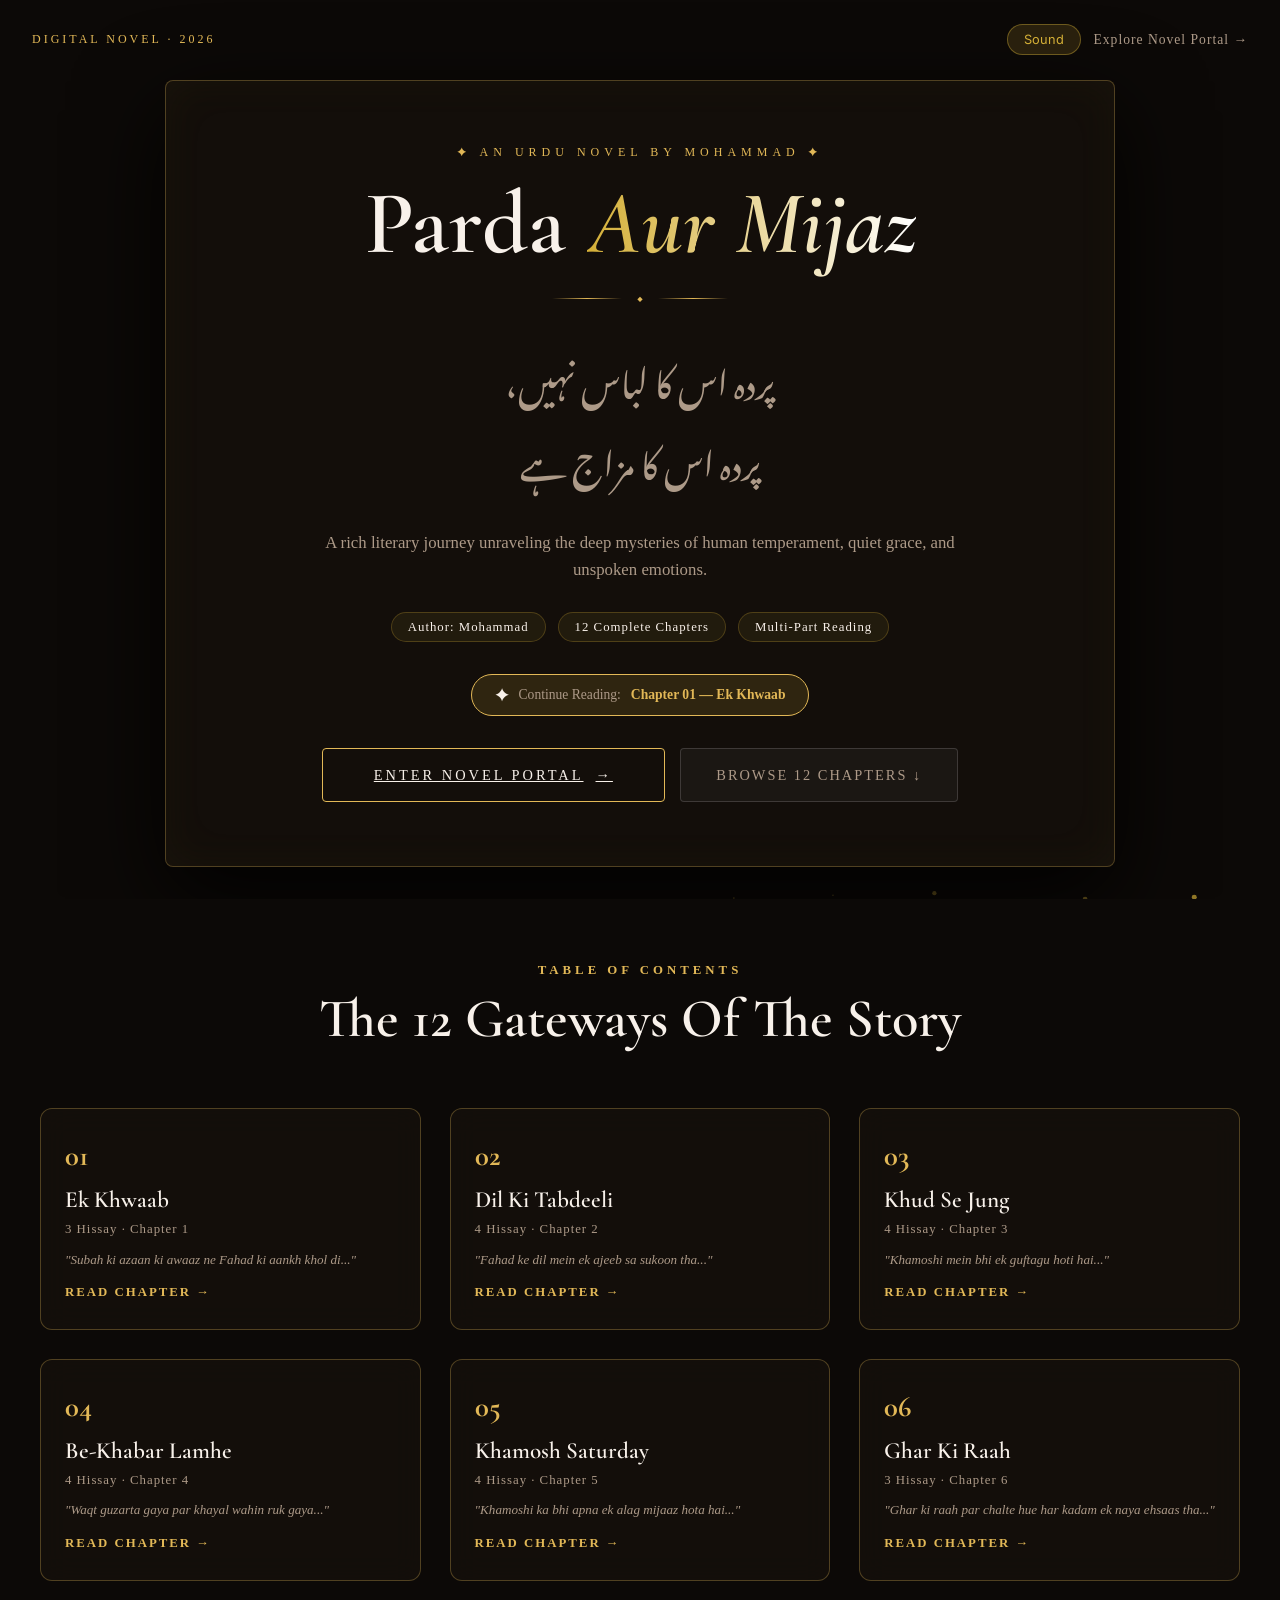
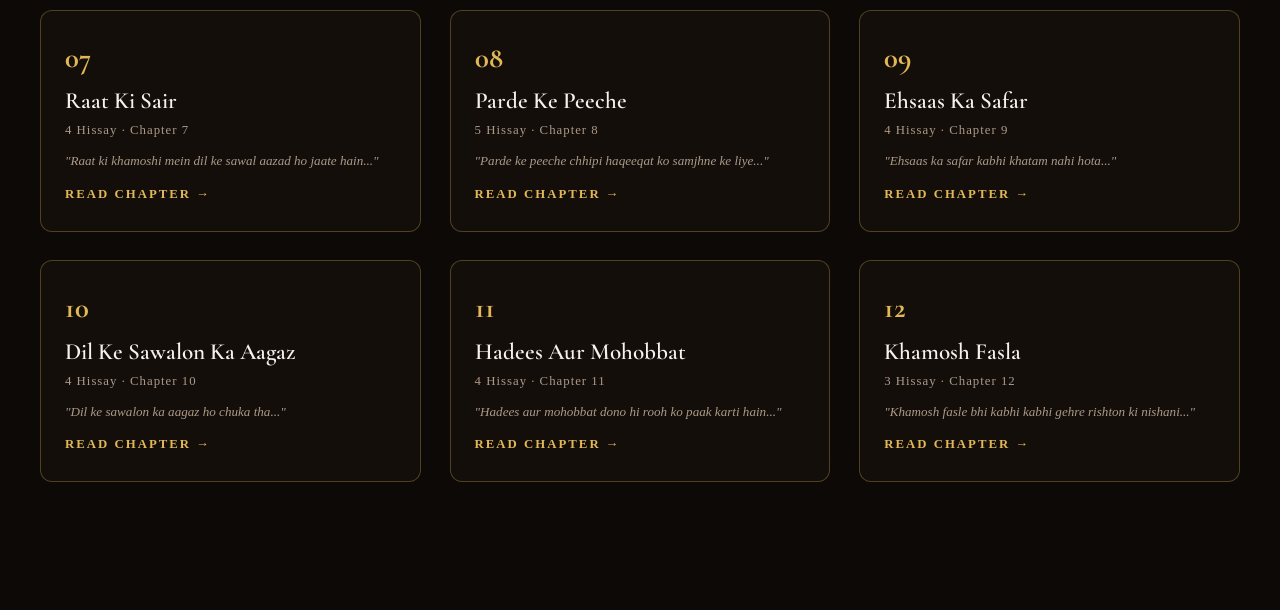
<file: index.html>
<!DOCTYPE html>
<html lang="ur">
<head>
    <meta charset="UTF-8">
    <meta name="viewport" content="width=device-width, initial-scale=1.0">
    <title>Parda Aur Mijaz — An Urdu Novel Experience</title>

    <!-- OpenGraph & Social Media Sharing Preview Cards -->
    <meta property="og:type" content="website">
    <meta property="og:title" content="Parda Aur Mijaz — An Urdu Novel Experience">
    <meta property="og:description" content="A rich Urdu digital novel unraveling the deep mysteries of human temperament, quiet grace, and unspoken emotions. Written by Mohammad.">
    <meta property="og:image" content="https://parda-aur-mijaaz.netlify.app/cover.jpg">
    <meta name="twitter:card" content="summary_large_image">

    <link rel="preconnect" href="https://fonts.googleapis.com">
    <link rel="preconnect" href="https://fonts.gstatic.com" crossorigin>
    <link href="https://fonts.googleapis.com/css2?family=Cormorant+Garamond:ital,wght@0,400;0,600;0,700;1,400;1,600&family=Inter:wght@300;400;500;600&family=Noto+Nastaliq+Urdu:wght@400;700&display=swap" rel="stylesheet">
    <link rel="stylesheet" href="style.css">
    <script>
        (function() {
            var t = localStorage.getItem("selectedTheme") || localStorage.getItem("parda_theme") || "dark";
            var f = localStorage.getItem("selectedFont") || localStorage.getItem("parda_font") || "literata";
            var s = localStorage.getItem("selectedSize") || localStorage.getItem("parda_size") || "medium";
            document.documentElement.setAttribute("data-theme", t);
            document.documentElement.setAttribute("data-font", f);
            document.documentElement.setAttribute("data-size", s);
        })();
    </script>
</head>
<body>

    <!-- Particle Background Canvas -->
    <canvas id="particleCanvas"></canvas>

    <!-- Background Ambient Glows -->
    <div class="ambient-glow glow-top"></div>
    <div class="ambient-glow glow-bottom"></div>

    <!-- SECTION 1: HERO ENTRANCE CURTAIN -->
    <div class="landing-hero">
        
        <!-- Top Navigation Bar -->
        <header class="landing-top-nav">
            <div class="brand-tag">DIGITAL NOVEL · 2026</div>
            <div style="display: flex; gap: 12px; align-items: center;">
                <button class="audio-toggle-btn" onclick="toggleAmbient('calm', this)" title="Toggle Soft Calming Music" style="background: rgba(212, 175, 55, 0.15); border: 1px solid rgba(212, 175, 55, 0.4); color: #d4af37; padding: 0.45rem 1rem; border-radius: 20px; font-size: 0.8rem; cursor: pointer; font-family: 'Inter', sans-serif;">Sound</button>
                <a href="home.html" class="nav-hub-link">Explore Novel Portal &rarr;</a>
            </div>
        </header>

        <!-- Main Hero Card Floating Experience -->
        <main class="hero-wrapper">
            <div class="top-tagline anim-delay-1">✦ AN URDU NOVEL BY MOHAMMAD ✦</div>
            
            <h1 class="hero-title anim-delay-2">Parda <em class="gold-shimmer">Aur Mijaz</em></h1>
            
            <div class="header-ornament anim-delay-3">
                <span class="line"></span>
                <span class="diamond">◆</span>
                <span class="line"></span>
            </div>

            <p class="hero-urdu anim-delay-4">
                پردہ اس کا لباس نہیں،<br>پردہ اس کا مزاج ہے
            </p>

            <p class="hero-tagline anim-delay-5">
                A rich literary journey unraveling the deep mysteries of human temperament, quiet grace, and unspoken emotions.
            </p>

            <!-- Novel Meta Badges -->
            <div class="novel-badges anim-delay-6">
                <span class="badge">Author: Mohammad</span>
                <span class="badge">12 Complete Chapters</span>
                <span class="badge">Multi-Part Reading</span>
            </div>

            <!-- Resume Reading Banner -->
            <div class="landing-resume-bar anim-delay-6" id="resumeBar">
                <span class="resume-icon">✦</span>
                <span class="resume-text">Continue Reading:</span>
                <a href="chapter1.html" id="resumeLink" class="resume-link">Chapter 01 — Ek Khwaab</a>
            </div>

            <!-- Main Hero Action CTAs -->
            <div class="hero-actions anim-delay-7">
                <a href="home.html" class="hero-enter-btn" id="enterStory">
                    Enter Novel Portal <span class="arrow">&rarr;</span>
                </a>
                <a href="#chapters-gateway" class="hero-secondary-btn">
                    Browse 12 Chapters &darr;
                </a>
            </div>
        </main>
    </div>

    <!-- SECTION 2: THE 12 CHAPTER GATEWAYS SHOWCASE -->
    <section class="index-gateway-section" id="chapters-gateway">
        <div class="index-gateway-inner">
            <div class="gateway-heading">
                <span>TABLE OF CONTENTS</span>
                <h2>The 12 Gateways Of The Story</h2>
            </div>

        <div class="gateway-grid">
            <a href="chapter1.html" class="gateway-card">
                <div>
                    <div class="gateway-num">01</div>
                    <div class="gateway-title">Ek Khwaab</div>
                    <div class="gateway-meta">3 Hissay · Chapter 1</div>
                    <p style="font-size: 0.82rem; color: var(--text-muted); font-style: italic; margin-top: 0.5rem; line-height: 1.5;">"Subah ki azaan ki awaaz ne Fahad ki aankh khol di..."</p>
                </div>
                <div class="gateway-btn">Read Chapter &rarr;</div>
            </a>

            <a href="chapter2.html" class="gateway-card">
                <div>
                    <div class="gateway-num">02</div>
                    <div class="gateway-title">Dil Ki Tabdeeli</div>
                    <div class="gateway-meta">4 Hissay · Chapter 2</div>
                    <p style="font-size: 0.82rem; color: var(--text-muted); font-style: italic; margin-top: 0.5rem; line-height: 1.5;">"Fahad ke dil mein ek ajeeb sa sukoon tha..."</p>
                </div>
                <div class="gateway-btn">Read Chapter &rarr;</div>
            </a>

            <a href="chapter3.html" class="gateway-card">
                <div>
                    <div class="gateway-num">03</div>
                    <div class="gateway-title">Khud Se Jung</div>
                    <div class="gateway-meta">4 Hissay · Chapter 3</div>
                    <p style="font-size: 0.82rem; color: var(--text-muted); font-style: italic; margin-top: 0.5rem; line-height: 1.5;">"Khamoshi mein bhi ek guftagu hoti hai..."</p>
                </div>
                <div class="gateway-btn">Read Chapter &rarr;</div>
            </a>

            <a href="chapter4.html" class="gateway-card">
                <div>
                    <div class="gateway-num">04</div>
                    <div class="gateway-title">Be-Khabar Lamhe</div>
                    <div class="gateway-meta">4 Hissay · Chapter 4</div>
                    <p style="font-size: 0.82rem; color: var(--text-muted); font-style: italic; margin-top: 0.5rem; line-height: 1.5;">"Waqt guzarta gaya par khayal wahin ruk gaya..."</p>
                </div>
                <div class="gateway-btn">Read Chapter &rarr;</div>
            </a>

            <a href="chapter5.html" class="gateway-card">
                <div>
                    <div class="gateway-num">05</div>
                    <div class="gateway-title">Khamosh Saturday</div>
                    <div class="gateway-meta">4 Hissay · Chapter 5</div>
                    <p style="font-size: 0.82rem; color: var(--text-muted); font-style: italic; margin-top: 0.5rem; line-height: 1.5;">"Khamoshi ka bhi apna ek alag mijaaz hota hai..."</p>
                </div>
                <div class="gateway-btn">Read Chapter &rarr;</div>
            </a>

            <a href="chapter6.html" class="gateway-card">
                <div>
                    <div class="gateway-num">06</div>
                    <div class="gateway-title">Ghar Ki Raah</div>
                    <div class="gateway-meta">3 Hissay · Chapter 6</div>
                    <p style="font-size: 0.82rem; color: var(--text-muted); font-style: italic; margin-top: 0.5rem; line-height: 1.5;">"Ghar ki raah par chalte hue har kadam ek naya ehsaas tha..."</p>
                </div>
                <div class="gateway-btn">Read Chapter &rarr;</div>
            </a>

            <a href="chapter7.html" class="gateway-card">
                <div>
                    <div class="gateway-num">07</div>
                    <div class="gateway-title">Raat Ki Sair</div>
                    <div class="gateway-meta">4 Hissay · Chapter 7</div>
                    <p style="font-size: 0.82rem; color: var(--text-muted); font-style: italic; margin-top: 0.5rem; line-height: 1.5;">"Raat ki khamoshi mein dil ke sawal aazad ho jaate hain..."</p>
                </div>
                <div class="gateway-btn">Read Chapter &rarr;</div>
            </a>

            <a href="chapter8.html" class="gateway-card">
                <div>
                    <div class="gateway-num">08</div>
                    <div class="gateway-title">Parde Ke Peeche</div>
                    <div class="gateway-meta">5 Hissay · Chapter 8</div>
                    <p style="font-size: 0.82rem; color: var(--text-muted); font-style: italic; margin-top: 0.5rem; line-height: 1.5;">"Parde ke peeche chhipi haqeeqat ko samjhne ke liye..."</p>
                </div>
                <div class="gateway-btn">Read Chapter &rarr;</div>
            </a>

            <a href="chapter9.html" class="gateway-card">
                <div>
                    <div class="gateway-num">09</div>
                    <div class="gateway-title">Ehsaas Ka Safar</div>
                    <div class="gateway-meta">4 Hissay · Chapter 9</div>
                    <p style="font-size: 0.82rem; color: var(--text-muted); font-style: italic; margin-top: 0.5rem; line-height: 1.5;">"Ehsaas ka safar kabhi khatam nahi hota..."</p>
                </div>
                <div class="gateway-btn">Read Chapter &rarr;</div>
            </a>

            <a href="chapter10.html" class="gateway-card">
                <div>
                    <div class="gateway-num">10</div>
                    <div class="gateway-title">Dil Ke Sawalon Ka Aagaz</div>
                    <div class="gateway-meta">4 Hissay · Chapter 10</div>
                    <p style="font-size: 0.82rem; color: var(--text-muted); font-style: italic; margin-top: 0.5rem; line-height: 1.5;">"Dil ke sawalon ka aagaz ho chuka tha..."</p>
                </div>
                <div class="gateway-btn">Read Chapter &rarr;</div>
            </a>

            <a href="chapter11.html" class="gateway-card">
                <div>
                    <div class="gateway-num">11</div>
                    <div class="gateway-title">Hadees Aur Mohobbat</div>
                    <div class="gateway-meta">4 Hissay · Chapter 11</div>
                    <p style="font-size: 0.82rem; color: var(--text-muted); font-style: italic; margin-top: 0.5rem; line-height: 1.5;">"Hadees aur mohobbat dono hi rooh ko paak karti hain..."</p>
                </div>
                <div class="gateway-btn">Read Chapter &rarr;</div>
            </a>

            <a href="chapter12.html" class="gateway-card">
                <div>
                    <div class="gateway-num">12</div>
                    <div class="gateway-title">Khamosh Fasla</div>
                    <div class="gateway-meta">3 Hissay · Chapter 12</div>
                    <p style="font-size: 0.82rem; color: var(--text-muted); font-style: italic; margin-top: 0.5rem; line-height: 1.5;">"Khamosh fasle bhi kabhi kabhi gehre rishton ki nishani..."</p>
                </div>
                <div class="gateway-btn">Read Chapter &rarr;</div>
            </a>
        </div>
        </div>
    </section>

    <script src="script.js"></script>
    <script src="chapter.js"></script>
    <script>
        document.addEventListener("DOMContentLoaded", () => {
            const lastReadChapter = localStorage.getItem("last_read_chapter") || "chapter1.html";
            const lastReadTitle = localStorage.getItem("last_read_title") || "Chapter 01 — Ek Khwaab";
            const resumeBar = document.getElementById("resumeBar");
            const resumeLink = document.getElementById("resumeLink");

            if (resumeBar && resumeLink) {
                resumeLink.href = lastReadChapter;
                resumeLink.textContent = lastReadTitle;
                resumeBar.style.display = "inline-flex";
            }
        });
    </script>
</body>
</html>
</file>
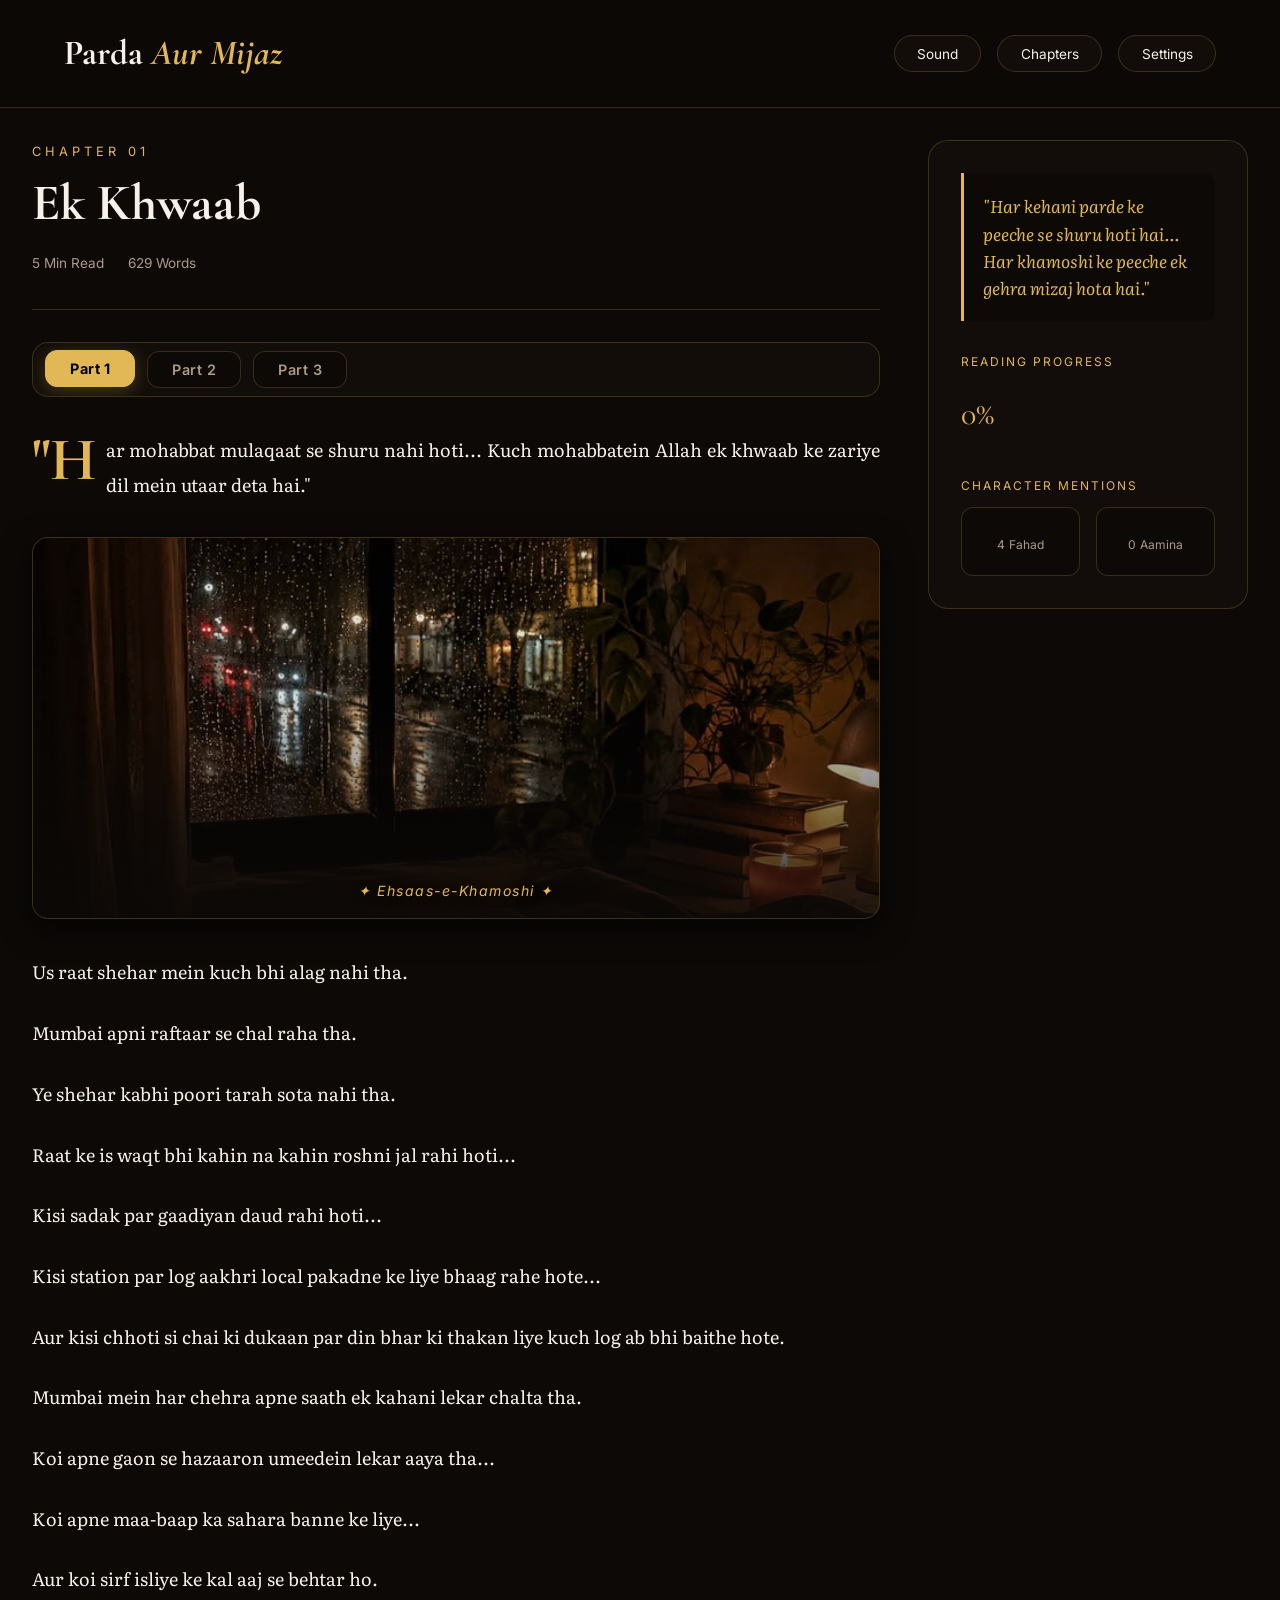
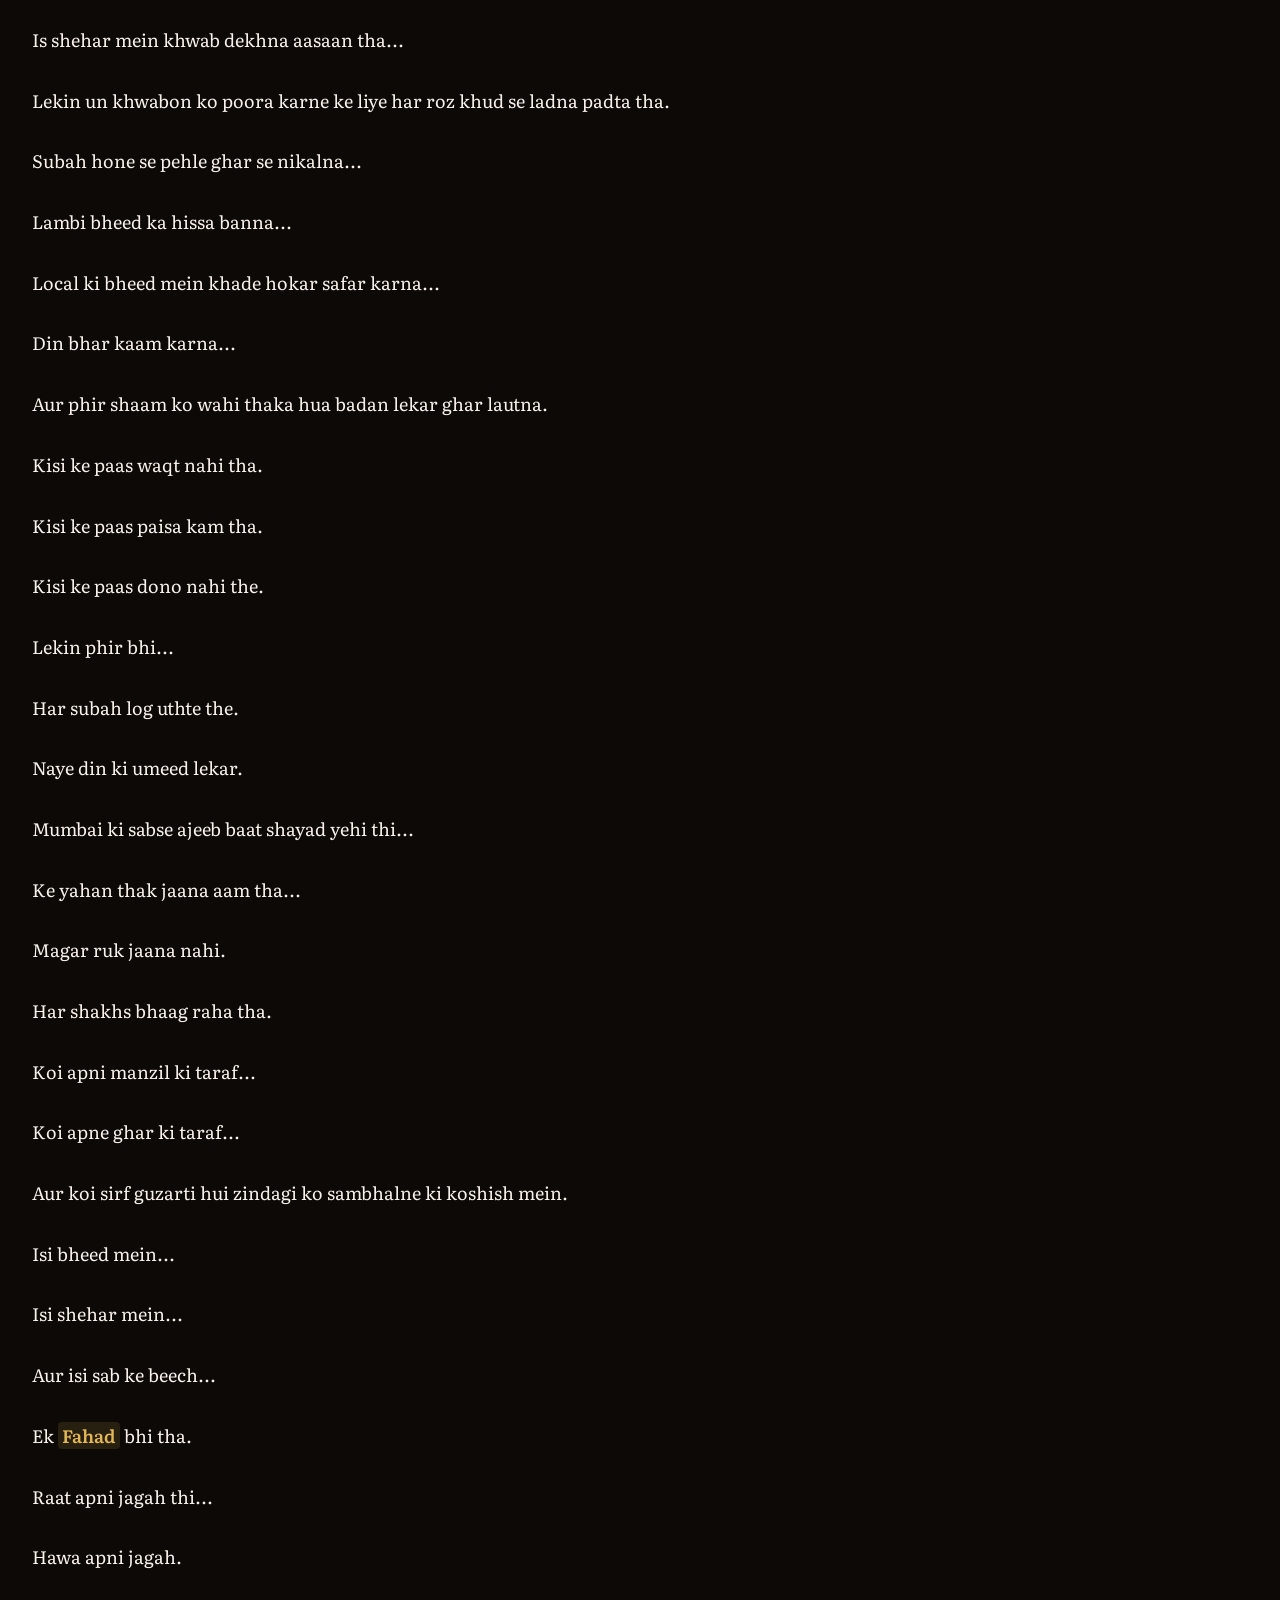
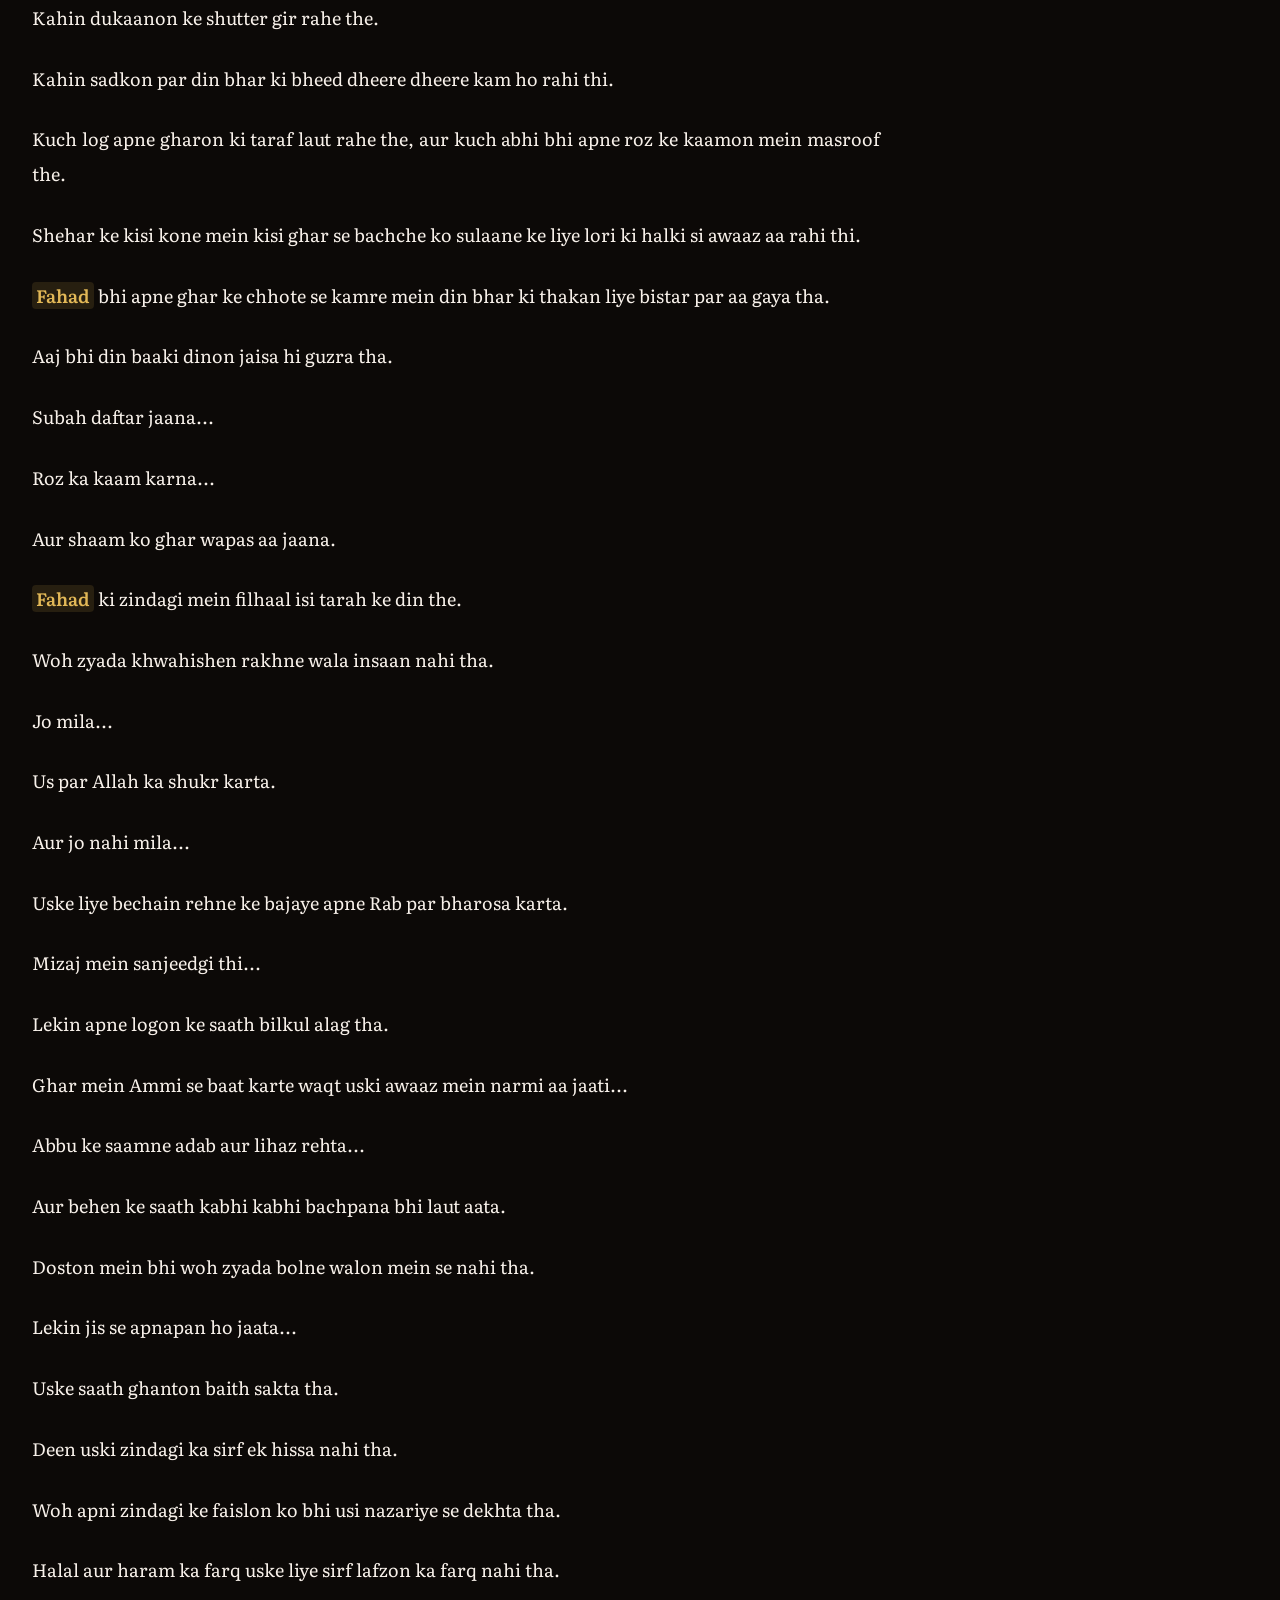
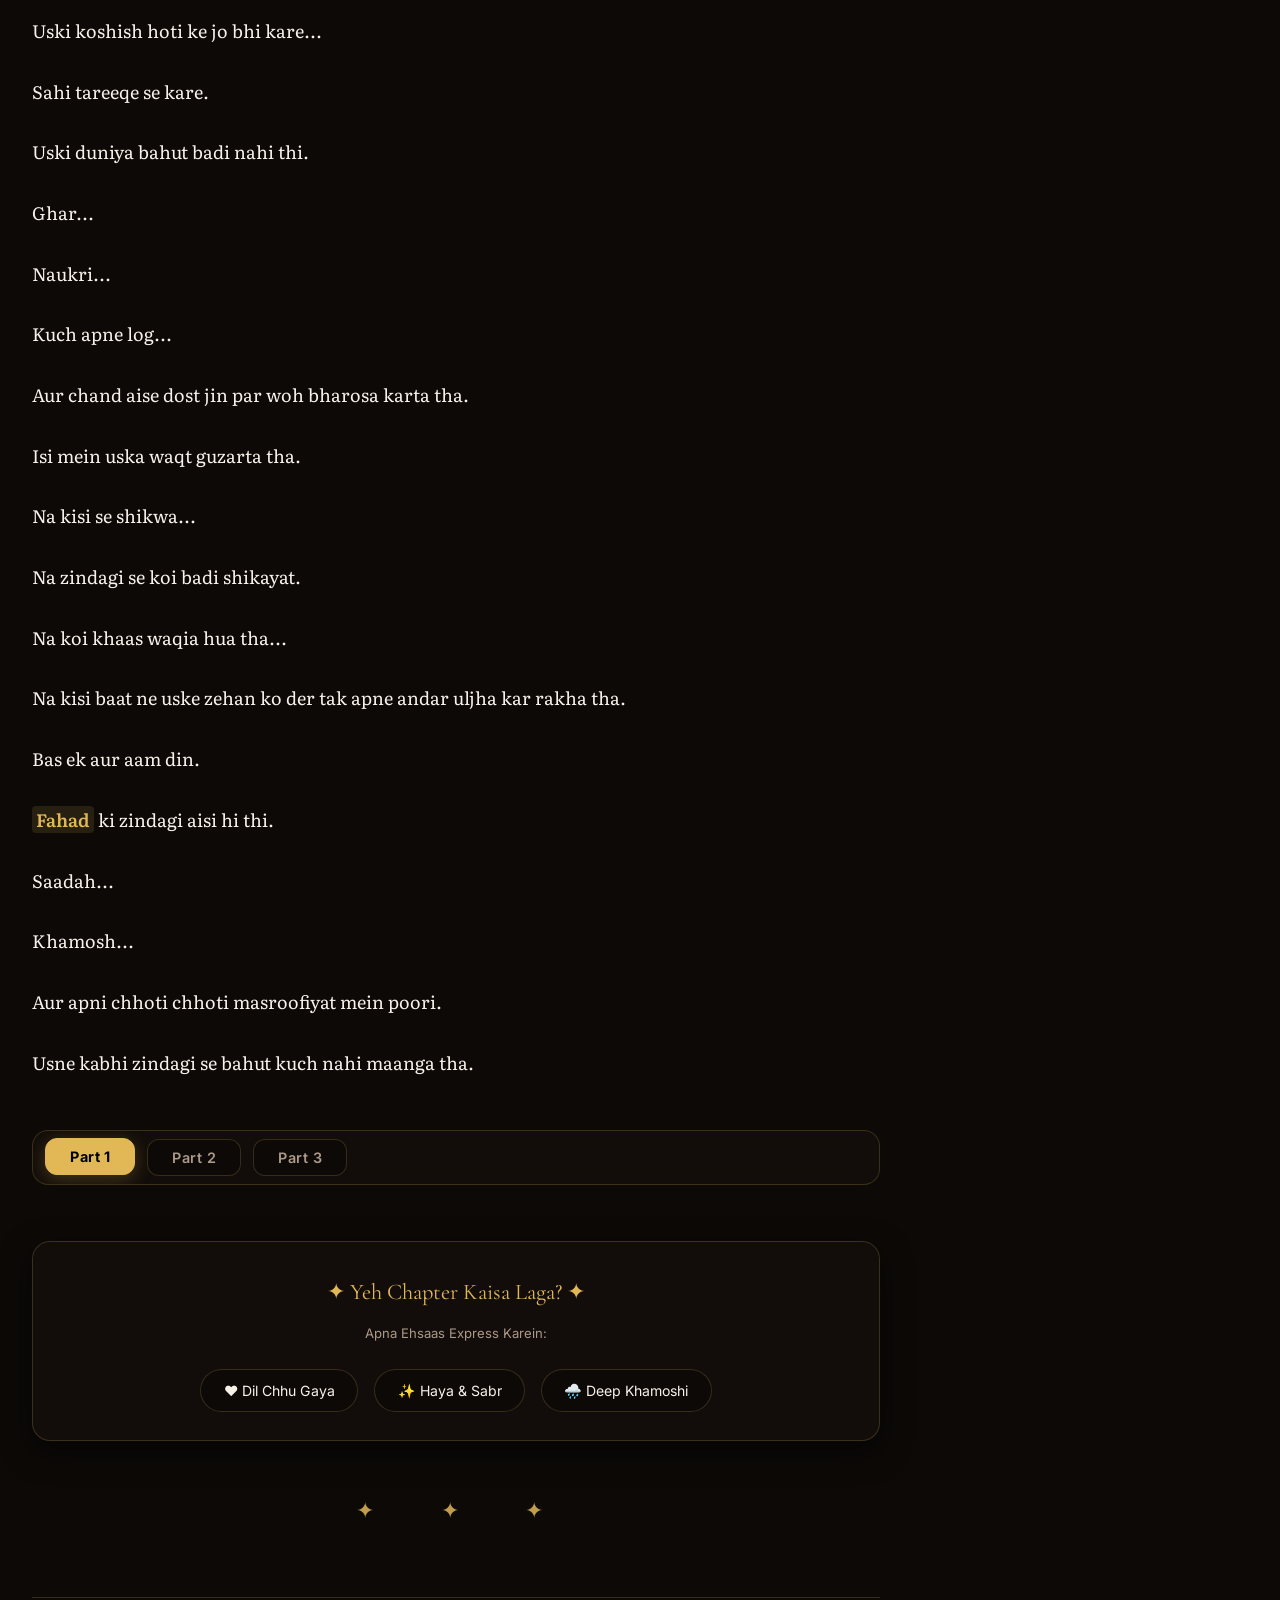
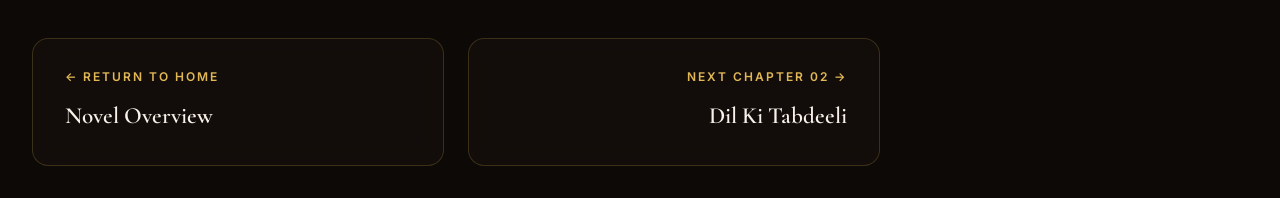
<file: chapter1.html>
<!DOCTYPE html>
<html lang="en">
<head>
    <meta charset="UTF-8">
    <meta name="viewport" content="width=device-width, initial-scale=1.0">
    <title>Chapter 01 — Ek Khwaab | Parda Aur Mijaz</title>
    
    <!-- OpenGraph & Social Media Tags -->
    <meta property="og:type" content="article">
    <meta property="og:title" content="Chapter 01: Ek Khwaab — Parda Aur Mijaz">
    <meta property="og:description" content="Read Chapter 01 (Ek Khwaab) of Parda Aur Mijaz by Mohammad. An Urdu novel of quiet grace and unspoken emotions.">
    <meta property="og:image" content="cover.jpg">
    <meta name="twitter:card" content="summary_large_image">

    <link rel="preconnect" href="https://fonts.googleapis.com">
    <link rel="preconnect" href="https://fonts.gstatic.com" crossorigin>
    <link href="https://fonts.googleapis.com/css2?family=Cormorant+Garamond:ital,wght@0,400;0,600;0,700;1,400;1,600&family=Inter:wght@300;400;500;600&family=Literata:ital,opsz,wght@0,7..72,400;0,7..72,600&family=Noto+Nastaliq+Urdu:wght@400;700&display=swap" rel="stylesheet">
    <link rel="stylesheet" href="chapter.css">
<script>
        (function() {
            var t = localStorage.getItem("selectedTheme") || localStorage.getItem("parda_theme") || "dark";
            var f = localStorage.getItem("selectedFont") || localStorage.getItem("parda_font") || "literata";
            var s = localStorage.getItem("selectedSize") || localStorage.getItem("parda_size") || "medium";
            document.documentElement.setAttribute("data-theme", t);
            document.documentElement.setAttribute("data-font", f);
            document.documentElement.setAttribute("data-size", s);
        })();
    </script>
</head>
<body>

    <!-- TOP READING PROGRESS BAR -->
    <div class="progress-container">
        <div class="progress-bar" id="progress-bar"></div>
    </div>

    <!-- SITE HEADER -->
    <header class="site-header">
        <a href="home.html" class="logo">Parda <span>Aur Mijaz</span></a>
        <div class="header-actions">
            <button class="header-button audio-toggle-btn" onclick="toggleAmbient('calm', this)" title="Soft Calming Music">Sound</button>
            <button class="header-button" id="openChapters">Chapters</button>
            <button class="header-button" id="openSettings">Settings</button>
        </div>
    </header>

    <!-- CHAPTER DRAWER (ALL 12 CHAPTERS) -->
    <div class="chapter-drawer" id="chapterDrawer">
        <div class="drawer-header">
            <h3>Chapters Index</h3>
            <button id="closeChapters">&times;</button>
        </div>
        <div class="drawer-content">
<a href="chapter1.html" class="chapter-link active"><span>01</span> Ek Khwaab</a>
<a href="chapter2.html" class="chapter-link"><span>02</span> Dil Ki Tabdeeli</a>
<a href="chapter3.html" class="chapter-link"><span>03</span> Khud Se Jung</a>
<a href="chapter4.html" class="chapter-link"><span>04</span> Be-Khabar Lamhe</a>
<a href="chapter5.html" class="chapter-link"><span>05</span> Khamosh Saturday</a>
<a href="chapter6.html" class="chapter-link"><span>06</span> Ghar Ki Raah</a>
<a href="chapter7.html" class="chapter-link"><span>07</span> Raat Ki Sair</a>
<a href="chapter8.html" class="chapter-link"><span>08</span> Parde Ke Peeche</a>
<a href="chapter9.html" class="chapter-link"><span>09</span> Ehsaas Ka Safar</a>
<a href="chapter10.html" class="chapter-link"><span>10</span> Dil Ke Sawalon Ka Aagaz</a>
<a href="chapter11.html" class="chapter-link"><span>11</span> Hadees Aur Mohobbat</a>
<a href="chapter12.html" class="chapter-link"><span>12</span> Khamosh Fasla</a>
        </div>
    </div>

    <!-- SETTINGS PANEL -->
    <div class="settings-panel" id="settingsPanel">
        <div class="settings-header">
            <h3>Reading Settings</h3>
            <button id="closeSettings">&times;</button>
        </div>
        
        <div class="setting-group">
            <label>Theme Style</label>
            <div class="theme-grid">
                <button onclick="applyTheme('dark')">Dark</button>
                <button onclick="applyTheme('oled')">OLED Black</button>
                <button onclick="applyTheme('cream')">Cream</button>
                <button onclick="applyTheme('midnight')">Midnight</button>
                <button onclick="applyTheme('emerald')">Emerald</button>
            </div>
        </div>

        <div class="setting-group">
            <label>Font Family</label>
            <button class="font-option" onclick="applyFont('literata')">Literata (Classic)</button>
            <button class="font-option" onclick="applyFont('inter')">Inter (Modern Sans)</button>
            <button class="font-option" onclick="applyFont('nastaliq')">Urdu Nastaliq</button>
        </div>

        <div class="setting-group">
            <label>Text Size</label>
            <div class="size-buttons">
                <button onclick="applySize('small')">Small</button>
                <button onclick="applySize('medium')">Medium</button>
                <button onclick="applySize('large')">Large</button>
            </div>
        </div>
    </div>

    <!-- OVERLAY -->
    <div class="settings-overlay" id="settingsOverlay"></div>

    <!-- MAIN CONTENT & SIDEBAR WRAPPER -->
    <div class="chapter-wrapper">
        <main class="chapter-main-content">
            <div class="chapter-header">
                <span class="chapter-badge">Chapter 01</span>
                <h1 class="chapter-title">Ek Khwaab</h1>
                <div class="chapter-meta">
                    <span id="read-time">Calculating...</span>
                    <span id="word-count">Calculating...</span>
                </div>
            </div>

            <!-- TOP PART SWITCHER TABS -->
<div class="part-tabs-container">
    <button class="part-tab active" onclick="switchPart(1)">Part 1</button><button class="part-tab" onclick="switchPart(2)">Part 2</button><button class="part-tab" onclick="switchPart(3)">Part 3</button>
</div>

            <!-- STORY BODY CONTENT -->
            <article class="story-body">
<div id="part-1" class="part-content active" style="display: block;">
<p class="drop-cap">"Har mohabbat mulaqaat se shuru nahi hoti... Kuch mohabbatein Allah ek khwaab ke zariye dil mein utaar deta hai."</p>
<figure class="novel-emotion-card">
    <div class="novel-emotion-card-wrapper">
        <img src="support1.jpg" alt="✦ Ehsaas-e-Khamoshi ✦" loading="lazy">
        <div class="novel-emotion-card-overlay"></div>
        <div class="novel-emotion-card-caption">✦ Ehsaas-e-Khamoshi ✦</div>
    </div>
</figure>
<p>Us raat shehar mein kuch bhi alag nahi tha.</p>
<p>Mumbai apni raftaar se chal raha tha.</p>
<p>Ye shehar kabhi poori tarah sota nahi tha.</p>
<p>Raat ke is waqt bhi kahin na kahin roshni jal rahi hoti...</p>
<p>Kisi sadak par gaadiyan daud rahi hoti...</p>
<p>Kisi station par log aakhri local pakadne ke liye bhaag rahe hote...</p>
<p>Aur kisi chhoti si chai ki dukaan par din bhar ki thakan liye kuch log ab bhi baithe hote.</p>

<p>Mumbai mein har chehra apne saath ek kahani lekar chalta tha.</p>
<p>Koi apne gaon se hazaaron umeedein lekar aaya tha...</p>
<p>Koi apne maa-baap ka sahara banne ke liye...</p>
<p>Aur koi sirf isliye ke kal aaj se behtar ho.</p>
<p>Is shehar mein khwab dekhna aasaan tha...</p>
<p>Lekin un khwabon ko poora karne ke liye har roz khud se ladna padta tha.</p>
<p>Subah hone se pehle ghar se nikalna...</p>
<p>Lambi bheed ka hissa banna...</p>
<p>Local ki bheed mein khade hokar safar karna...</p>
<p>Din bhar kaam karna...</p>
<p>Aur phir shaam ko wahi thaka hua badan lekar ghar lautna.</p>
<p>Kisi ke paas waqt nahi tha.</p>
<p>Kisi ke paas paisa kam tha.</p>
<p>Kisi ke paas dono nahi the.</p>
<p>Lekin phir bhi...</p>
<p>Har subah log uthte the.</p>
<p>Naye din ki umeed lekar.</p>
<p>Mumbai ki sabse ajeeb baat shayad yehi thi...</p>
<p>Ke yahan thak jaana aam tha...</p>
<p>Magar ruk jaana nahi.</p>
<p>Har shakhs bhaag raha tha.</p>
<p>Koi apni manzil ki taraf...</p>
<p>Koi apne ghar ki taraf...</p>
<p>Aur koi sirf guzarti hui zindagi ko sambhalne ki koshish mein.</p>

<p>Isi bheed mein...</p>
<p>Isi shehar mein...</p>
<p>Aur isi sab ke beech...</p>
<p>Ek Fahad bhi tha.</p>
<p>Raat apni jagah thi...</p>
<p>Hawa apni jagah.</p>
<p>Kahin dukaanon ke shutter gir rahe the.</p>
<p>Kahin sadkon par din bhar ki bheed dheere dheere kam ho rahi thi.</p>
<p>Kuch log apne gharon ki taraf laut rahe the, aur kuch abhi bhi apne roz ke kaamon mein masroof the.</p>
<p>Shehar ke kisi kone mein kisi ghar se bachche ko sulaane ke liye lori ki halki si awaaz aa rahi thi.</p>
<p>Fahad bhi apne ghar ke chhote se kamre mein din bhar ki thakan liye bistar par aa gaya tha.</p>
<p>Aaj bhi din baaki dinon jaisa hi guzra tha.</p>
<p>Subah daftar jaana...</p>
<p>Roz ka kaam karna...</p>
<p>Aur shaam ko ghar wapas aa jaana.</p>
<p>Fahad ki zindagi mein filhaal isi tarah ke din the.</p>
<p>Woh zyada khwahishen rakhne wala insaan nahi tha.</p>
<p>Jo mila...</p>
<p>Us par Allah ka shukr karta.</p>
<p>Aur jo nahi mila...</p>
<p>Uske liye bechain rehne ke bajaye apne Rab par bharosa karta.</p>
<p>Mizaj mein sanjeedgi thi...</p>
<p>Lekin apne logon ke saath bilkul alag tha.</p>
<p>Ghar mein Ammi se baat karte waqt uski awaaz mein narmi aa jaati...</p>
<p>Abbu ke saamne adab aur lihaz rehta...</p>
<p>Aur behen ke saath kabhi kabhi bachpana bhi laut aata.</p>
<p>Doston mein bhi woh zyada bolne walon mein se nahi tha.</p>
<p>Lekin jis se apnapan ho jaata...</p>
<p>Uske saath ghanton baith sakta tha.</p>
<p>Deen uski zindagi ka sirf ek hissa nahi tha.</p>
<p>Woh apni zindagi ke faislon ko bhi usi nazariye se dekhta tha.</p>
<p>Halal aur haram ka farq uske liye sirf lafzon ka farq nahi tha.</p>
<p>Uski koshish hoti ke jo bhi kare...</p>
<p>Sahi tareeqe se kare.</p>
<p>Uski duniya bahut badi nahi thi.</p>
<p>Ghar...</p>
<p>Naukri...</p>
<p>Kuch apne log...</p>
<p>Aur chand aise dost jin par woh bharosa karta tha.</p>
<p>Isi mein uska waqt guzarta tha.</p>
<p>Na kisi se shikwa...</p>
<p>Na zindagi se koi badi shikayat.</p>
<p>Na koi khaas waqia hua tha...</p>
<p>Na kisi baat ne uske zehan ko der tak apne andar uljha kar rakha tha.</p>
<p>Bas ek aur aam din.</p>
<p>Fahad ki zindagi aisi hi thi.</p>
<p>Saadah...</p>
<p>Khamosh...</p>
<p>Aur apni chhoti chhoti masroofiyat mein poori.</p>
<p>Usne kabhi zindagi se bahut kuch nahi maanga tha.</p>
</div>

<div id="part-2" class="part-content" style="display: none;">
<p>Uske liye halal rizq mil jaana hi ek badi nemat thi.</p>
<figure class="novel-emotion-card">
    <div class="novel-emotion-card-wrapper">
        <img src="support2.jpg" alt="✦ Tilawat & Qur'an ✦" loading="lazy">
        <div class="novel-emotion-card-overlay"></div>
        <div class="novel-emotion-card-caption">✦ Tilawat & Qur'an ✦</div>
    </div>
</figure>
<p>Ghar mein sukoon ho...</p>
<p>Apne log khush rahen...</p>
<p>Aur Allah usse apni raza wale raaste par rakhe.</p>
<p>Uski khwahishein bhi isi ke aas paas ghoomti thin.</p>
<p>Duniya ki chamak-dhamak ne kabhi use zyada mutaasir nahi kiya tha.</p>
<p>Woh apni zindagi se mutmain tha.</p>
<p>Aur shayad...</p>
<p>Isi liye usse apni ye saadgi achhi lagti thi.</p>
<p>Aur us raat bhi...</p>
<p>Usse lag raha tha ke kal subah uthkar phir wahi sab hoga.</p>
<p>Wahi daftar...</p>
<p>Wahi kaam...</p>
<p>Wahi log...</p>
<p>Aur Mumbai ki wahi bhaagti hui zindagi.</p>
<p>Us raat bhi Isha ki namaz ke baad Fahad apne kamre mein aa gaya.</p>

<p>Ghar mein dheere dheere khamoshi utarne lagi thi.</p>
<p>Ammi kitchen ka aakhri kaam samet rahi thi.</p>
<p>Abbu bhi apne kamre mein ja chuke the.</p>
<p>Fahad kuch der apne bistar ke paas baitha raha.</p>
<p>Phir usne Qur'an uthaya aur tilawat shuru kar di.</p>
<p>Kamre mein uski awaaz bahut halki thi...</p>
<p>Magar raat ki khamoshi mein har lafz saaf sunai de raha tha.</p>
<p>Kuch der baad usne Qur'an band kiya.</p>
<p>Use apni jagah par rakha...</p>
<p>Aur dono haath utha kar apne Rab ka shukr ada kiya.</p>
<p>Uske paas maangne ke liye koi lambi fehrist nahi thi.</p>
<p>Bas wahi chhoti chhoti duayein...</p>
<p>Apne ghar walon ke liye...</p>
<p>Apne rizq ke liye...</p>
<p>Aur apni zindagi mein sukoon ke liye.</p>
<p>Dua ke baad woh kuch der khamosh baitha raha.</p>
<p>Phir uth kar kamre ki batti bujha di.</p>
<p>Kamra andhere mein doob gaya.</p>
<p>Sirf khidki se bahar ki halki roshni andar aa rahi thi.</p>
<p>Parde hawa ke saath dheere dheere hil rahe the.</p>
<p>Deewar par lagi ghadi ki tik-tik...</p>
<p>Khamoshi mein aur zyada numayan lag rahi thi.</p>
<p>Fahad bistar par let gaya.</p>
<p>Kuch der chhat ki taraf dekhta raha.</p>
<p>Phir ek karwat li.</p>
<p>Aaj ke din ke baare mein socha...</p>
<p>Kal ke kaam ke baare mein bhi.</p>

<p>Lekin aakhir mein zehan bhi thak gaya.</p>
<p>Usne aankhen band kar li.</p>
<p>Bahar kahin door se kisi gaadi ke guzarte hue awaaz aayi...</p>
<p>Phir woh bhi khamoshi mein gum ho gayi.</p>
<p>Fahad ne gehri saans li.</p>
<p>Aur dheere dheere uski aankhon par neend utarne lagi.</p>
<p>Kuch hi der mein...</p>
<p>Woh gehri neend mein ja chuka tha.</p>
<p>Aur phir...</p>
<p>Uski neend ne ek aisi duniya ka darwaza khola...</p>
<p>Jahan sab kuch haqeeqat jaisa tha.</p>
<p>Magar haqeeqat nahi tha.</p>
<p>Usne khud ko ek roshan jagah par khada dekha.</p>
<p>Har taraf ajeeb sa sukoon tha.</p>
<p>Na koi shor tha...</p>
<p>Na koi awaaz.</p>
<p>Bas ek gehri khamoshi thi...</p>
<p>Aur us khamoshi mein uska dil jaise apne Rab ke aur qareeb hota ja raha tha.</p>
<p>Usne apne aas paas dekha.</p>
<p>Sab kuch jaana pehchana sa lag raha tha...</p>
<p>Lekin phir bhi...</p>
<p>Jaise woh kisi aisi jagah par tha jahan woh pehle kabhi nahi aaya tha.</p>
<p>Uske dil par ek ajeeb si kaifiyat taari thi...</p>
<p>Jise alfaaz mein bayan karna mushkil tha.</p>
<p>Na use kisi cheez ki fikr thi...</p>
<p>Na kisi cheez ki talab.</p>
<p>Bas dil mein ek sukoon tha.</p>
<p>Phir woh sajde mein chala gaya.</p>
<p>Lamba sajda...</p>
<p>Aisa sajda jisme insaan apne Rab ke sabse qareeb hota hai.</p>
<p>Uska dil bhar aaya.</p>
<p>Jaise andar chhupi hui saari baatein ek saath bahar nikalna chahti hon.</p>
<p>Aankhon se aansu behne lage.</p>
<p>Woh kuch der tak sajde mein hi raha.</p>
<p>Phir dheere se sar uthaya.</p>
<p>Namaz mukammal hui.</p>
<p>Usne dono haath dua ke liye utha diye.</p>
<p>Kuch pal tak woh khamosh raha.</p>
<p>Jaise use khud samajh na aa raha ho...</p>
</div>

<div id="part-3" class="part-content" style="display: none;">
<p>Ke maange to kya maange.</p>
<figure class="novel-emotion-card">
    <div class="novel-emotion-card-wrapper">
        <img src="support3.jpg" alt="✦ Sajde Ki Rangini ✦" loading="lazy">
        <div class="novel-emotion-card-overlay"></div>
        <div class="novel-emotion-card-caption">✦ Sajde Ki Rangini ✦</div>
    </div>
</figure>
<p>Phir...</p>
<p>Us waqt uske dil mein sirf ek hi naam tha.</p>
<p>Aamina.</p>
<p>Naam zubaan par aate hi uski aankhon mein phir se aansu aa gaye.</p>
<p>Woh khud bhi samajh nahi pa raha tha...</p>
<p>Ke jis ladki ke baare mein usne kabhi is nazariye se socha tak nahi...</p>
<p>Aaj usi ka naam uski dua ka hissa kaise ban gaya.</p>
<p>Uski zubaan laraz rahi thi.</p>
<p>"Aamina..."</p>

<p>Phir usne aankhen band kar li.</p>
<p>"Ya Allah..."</p>
<p>"Agar yeh mere liye behtar hai..."</p>
<p>"To Aamina ko mera naseeb bana de."</p>
<p>"Main nahi jaanta ke mere liye kya behtar hai..."</p>
<p>"Tu jaanta hai."</p>
<p>"Main nahi jaanta ke aage kya hoga..."</p>
<p>"Tu jaanta hai."</p>
<p>"Bas agar is rishte mein meri duniya aur meri aakhirat ki bhalai hai..."</p>
<p>"To is raaste ko mere liye aasaan farma."</p>
<p>Uski awaaz dheere dheere bharra gayi.</p>
<p>"Hum dono ke dilon mein ek dusre ke liye mohabbat paida farma."</p>
<p>"Humare ghar walon ke dilon mein raza daal de."</p>
<p>"Agar is rishte mein khair hai..."</p>
<p>"To humare liye halal tareeqe se isko mukammal farma."</p>
<p>"Aur agar yeh mere liye behtar nahi..."</p>
<p>"To mere dil ko bhi apne faisle par raazi kar de."</p>
<p>Har dua ke saath uski hichkiyan aur tez hoti ja rahi thin.</p>
<p>Uske aansu rukne ka naam hi nahi le rahe the.</p>
<p>Woh baar baar apne Rab se wahi baat keh raha tha...</p>
<p>Jaise uske paas maangne ke liye aur kuch tha hi nahi.</p>
<p>Usne pehle kabhi kisi ke liye is tarah dua nahi maangi thi.</p>
<p>Na kabhi kisi ko apne naseeb mein maanga tha...</p>
<p>Na kabhi kisi ke liye apne dil ko itna bechain mehsoos kiya tha.</p>
<p>Aur shayad isi liye...</p>

<p>Woh khud bhi is khwaab ko samajh nahi pa raha tha.</p>
<p>Uski dua abhi jaari thi...</p>
<p>Aankhon se aansu abhi bhi beh rahe the...</p>
<p>Aur uske honton par Aamina ka naam tha.</p>
<p>Phir...</p>
<p>Achanak...</p>
<p>Sab kuch dhundhla hone laga.</p>
<p>Roshni dheere dheere door jaane lagi.</p>
<p>Uski awaaz jaise kisi gehri khamoshi mein doobne lagi.</p>
<p>Aur agle hi pal...</p>
<p>Uski aankh khul gayi.</p>
<p>Saans tez chal rahi thi.</p>
<p>Kamra waise hi khamosh tha.</p>
<p>Deewar par lagi ghadi ab bhi chal rahi thi.</p>
<p>Khidki se thandi hawa ab bhi andar aa rahi thi.</p>
<p>Sab kuch waise hi tha...</p>
<p>Jaise uske aankhen band karne se pehle tha.</p>
<p>Lekin...</p>
<p>Fahad waise nahi raha tha.</p>
<p>Usne beikhtiyaar apne gaalon ko chhua.</p>
<p>Ungliyan geeli ho gayin.</p>
<p>Woh kuch lamhon tak apni ungliyon par lage un aansuon ko dekhta raha.</p>
<p>Jaise yaqeen hi nahi aa raha ho...</p>
<p>Ke woh sach mein ro raha tha.</p>
<p>Phir dheere se bistar par baith gaya.</p>
<p>Uska dil ab bhi tez dhadak raha tha.</p>
<p>Zehan mein wahi manzar baar baar aa raha tha...</p>
<p>Wahi jagah...</p>
<p>Wahi dua...</p>
<p>Aur Aamina.</p>
<p>Uska dil ek hi sawaal baar baar pooch raha tha...</p>
<p>"Aakhir yeh hua kya hai?"</p>
<p>Usne kabhi Aamina ke baare mein is tarah socha hi nahi tha.</p>
<p>Na kabhi uske saath apna mustaqbil tasawwur kiya tha.</p>
<p>Na kabhi uske liye dil mein koi aisa jazba mehsoos hua tha...</p>
<p>Phir ek hi raat mein...</p>
<p>Sab kuch kaise badal gaya?</p>
<p>Woh kuch der tak khamosh baitha raha.</p>
<p>Na usse dobara neend aa rahi thi...</p>
<p>Na hi woh us khwaab ko apne zehan se nikaal pa raha tha.</p>
<p>Usse bilkul andaza nahi tha...</p>
<p>Ke yeh sirf ek khwaab ka asar nahi tha.</p>
<p>Yeh us safar ki ibtida thi...</p>
<p>Jo uske dil ko mohabbat...</p>
<p>Sabr...</p>
<p>Aur khamoshi ke sabse mushkil imtihaan se guzarne wala tha.</p>
</div>
            </article>

            <!-- BOTTOM PART SWITCHER TABS -->
<div class="part-tabs-container bottom-part-tabs">
    <button class="part-tab active" onclick="switchPart(1)">Part 1</button><button class="part-tab" onclick="switchPart(2)">Part 2</button><button class="part-tab" onclick="switchPart(3)">Part 3</button>
</div>

            <!-- CHAPTER BOTTOM NAVIGATION -->
            <div class="chapter-reactions-widget">
    <div class="reaction-title">✦ Yeh Chapter Kaisa Laga? ✦</div>
    <div class="reaction-subtitle">Apna Ehsaas Express Karein:</div>
    <div class="reaction-btn-group">
        <button class="reaction-btn" onclick="reactToChapter('dil', this)">❤️ Dil Chhu Gaya</button>
        <button class="reaction-btn" onclick="reactToChapter('haya', this)">✨ Haya & Sabr</button>
        <button class="reaction-btn" onclick="reactToChapter('khamoshi', this)">🌧️ Deep Khamoshi</button>
    </div>
</div>
            <div class="scene-break">✦ &nbsp; ✦ &nbsp; ✦</div>
            <nav class="chapter-nav-footer">
<a href="home.html" class="chapter-nav-card prev">
    <small>&larr; Return to Home</small>
    <strong>Novel Overview</strong>
</a>
<a href="chapter2.html" class="chapter-nav-card next">
    <small>Next Chapter 02 &rarr;</small>
    <strong>Dil Ki Tabdeeli</strong>
</a>
            </nav>
        </main>

        <aside class="chapter-sidebar">
            <div class="sticky-sidebar-card">
                <div class="sidebar-quote-box">
                    "Har kehani parde ke peeche se shuru hoti hai... Har khamoshi ke peeche ek gehra mizaj hota hai."
                </div>

                <div>
                    <div class="sidebar-widget-title">Reading Progress</div>
                    <div style="font-size: 2rem; font-family:'Cormorant Garamond', serif; color: var(--accent-gold);" id="sidebar-scroll-percent">0%</div>
                </div>

                <div>
                    <div class="sidebar-widget-title">Character Mentions</div>
                    <div class="stats-grid">
                        <div class="stat-box">
                            <span class="stat-num" id="fahad-mentions">0</span>
                            <span class="stat-lbl">Fahad</span>
                        </div>
                        <div class="stat-box">
                            <span class="stat-num" id="aamina-mentions">0</span>
                            <span class="stat-lbl">Aamina</span>
                        </div>
                    </div>
                </div>

                <button id="backToTopBtn" class="back-to-top-btn" onclick="scrollToTop()">&uarr; Top</button>
            </div>
        </aside>
    </div>

    <script src="chapter.js"></script>
    <script>
        localStorage.setItem("last_read_chapter", "chapter1.html");
        localStorage.setItem("last_read_title", "Chapter 01 — Ek Khwaab");
    </script>
</body>
</html>
</file>
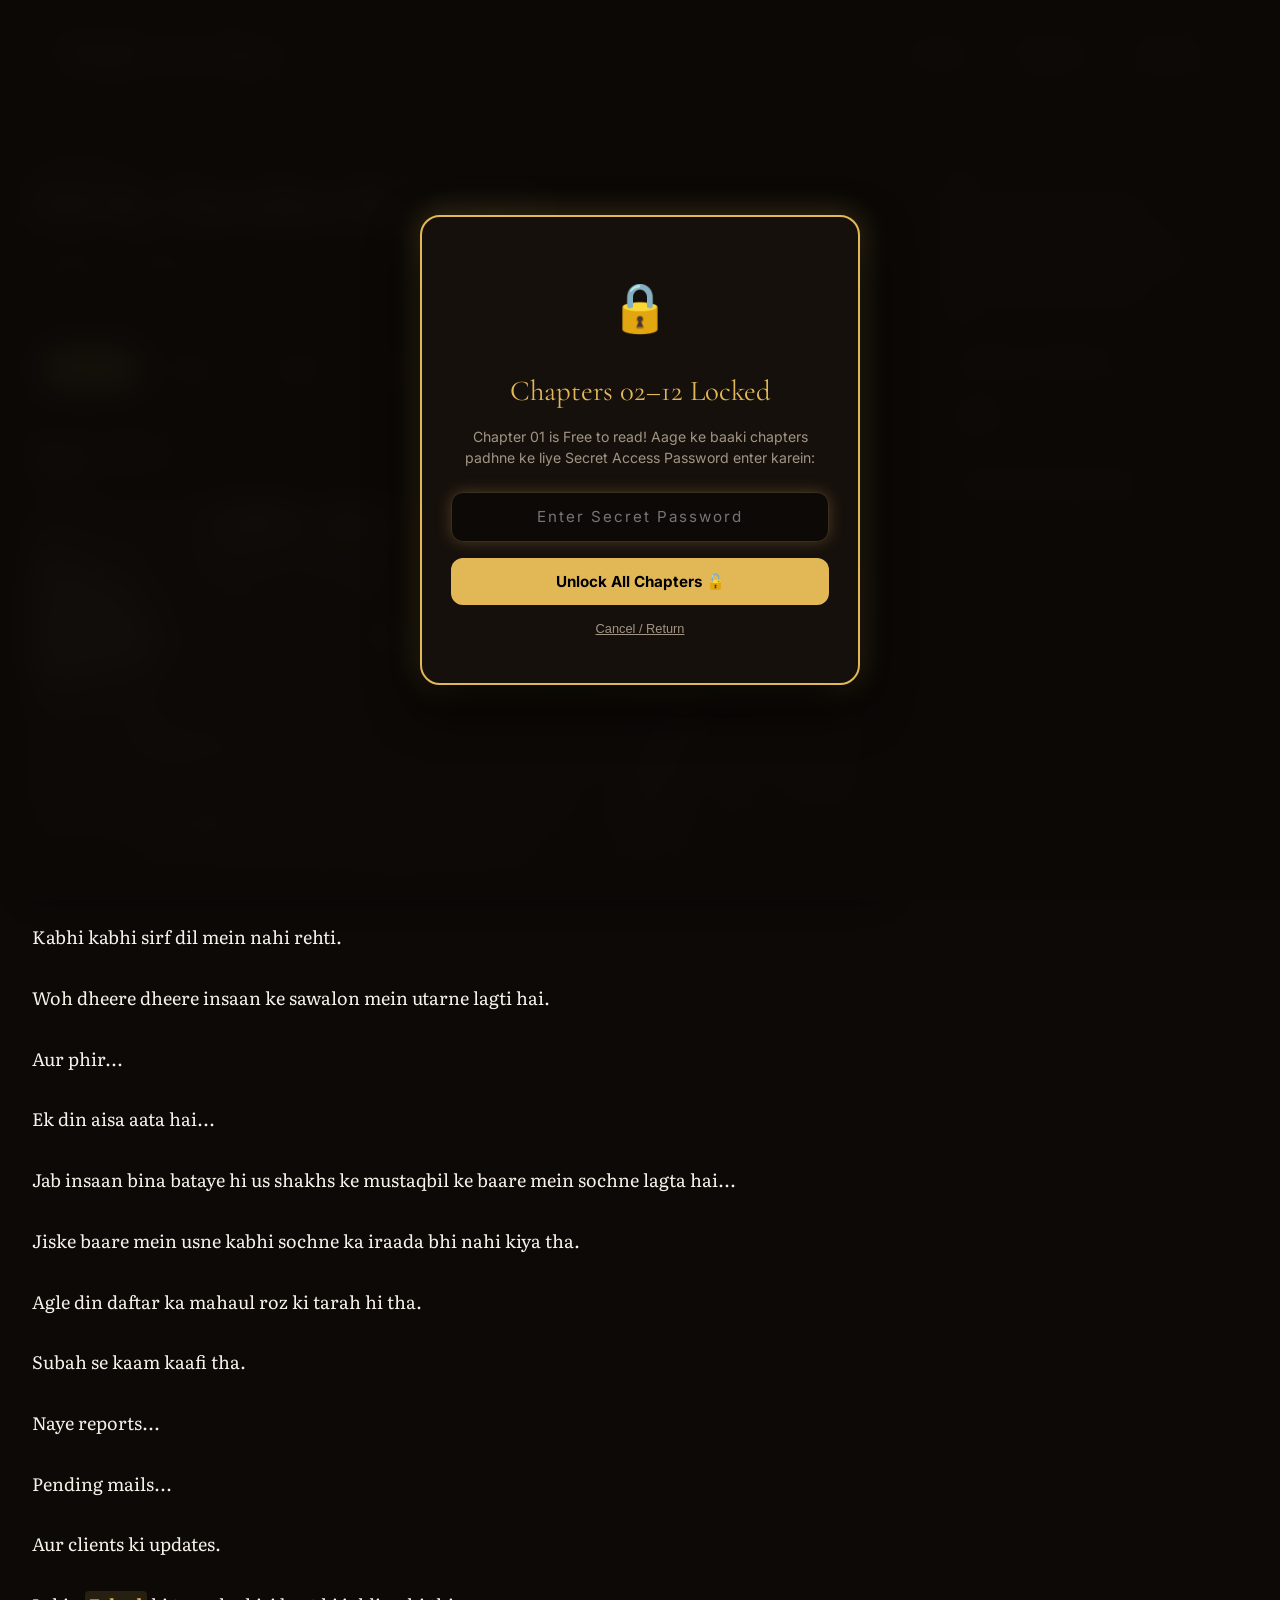
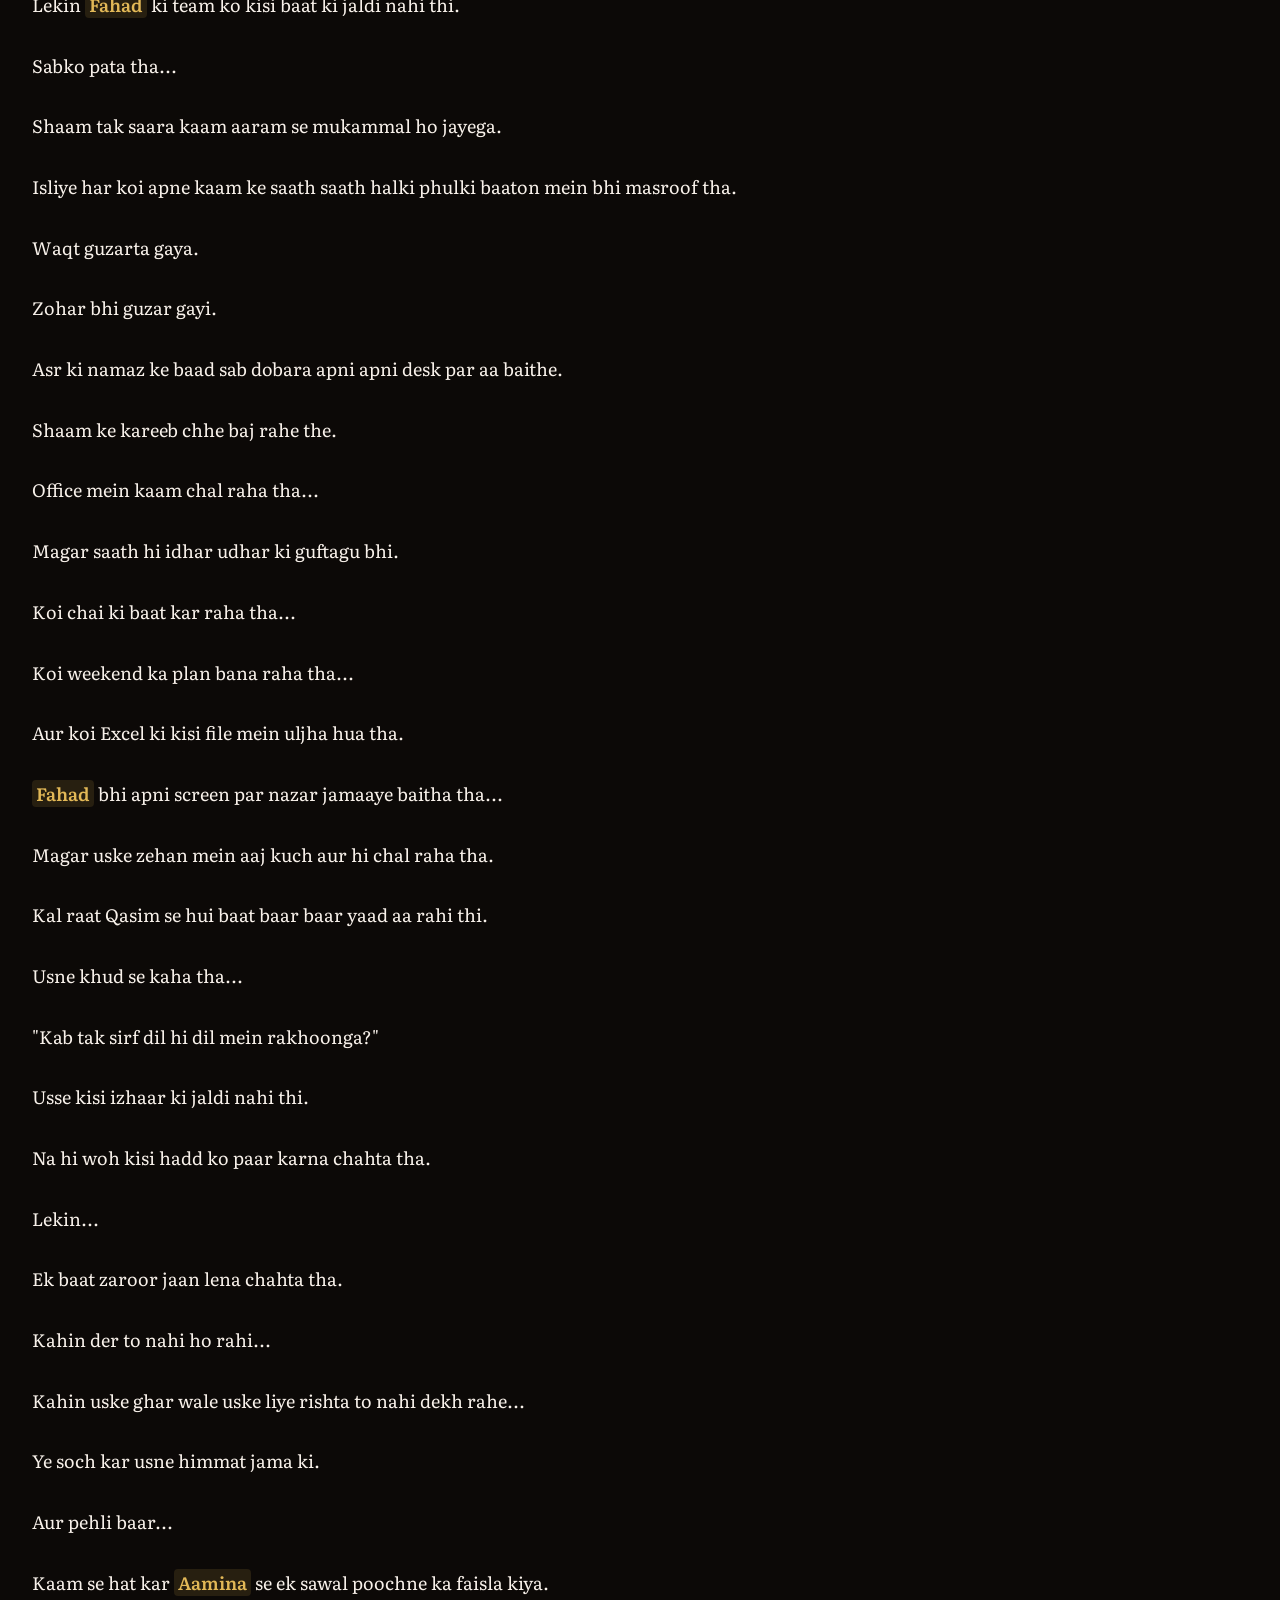
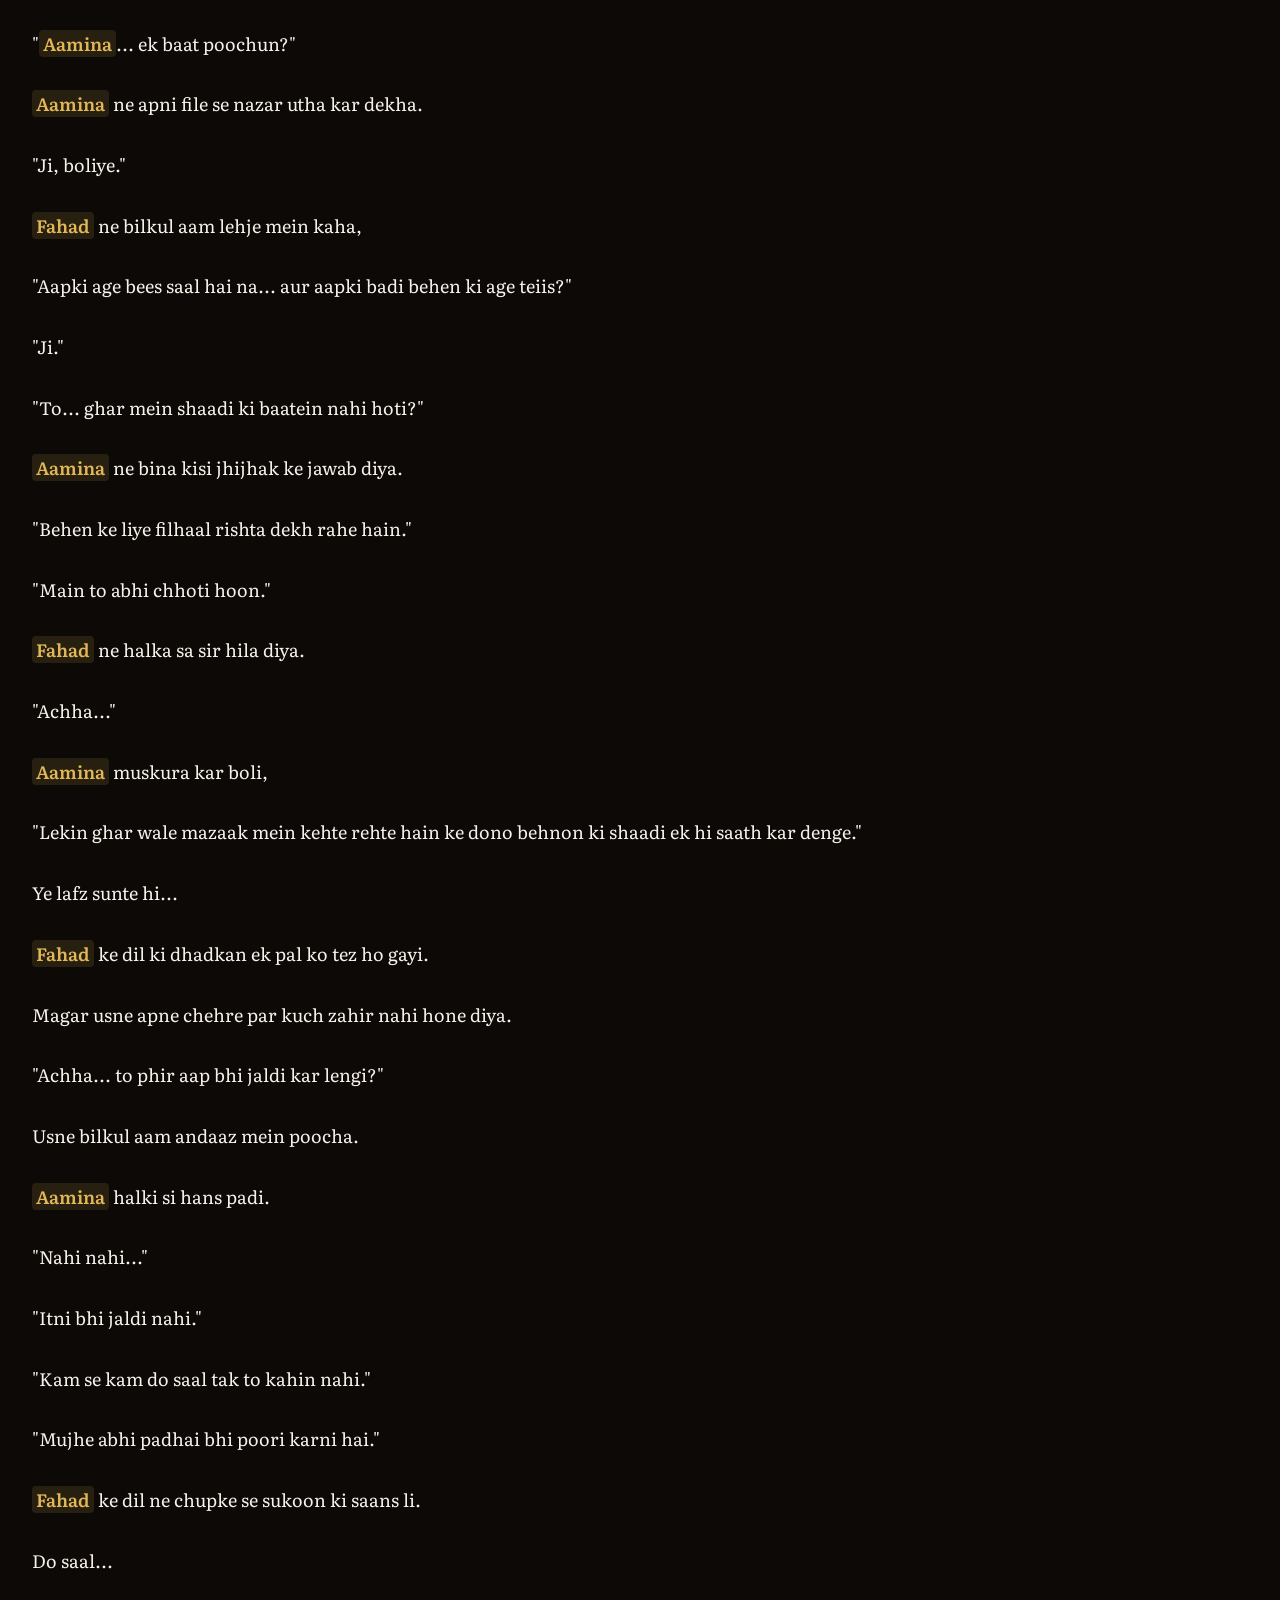
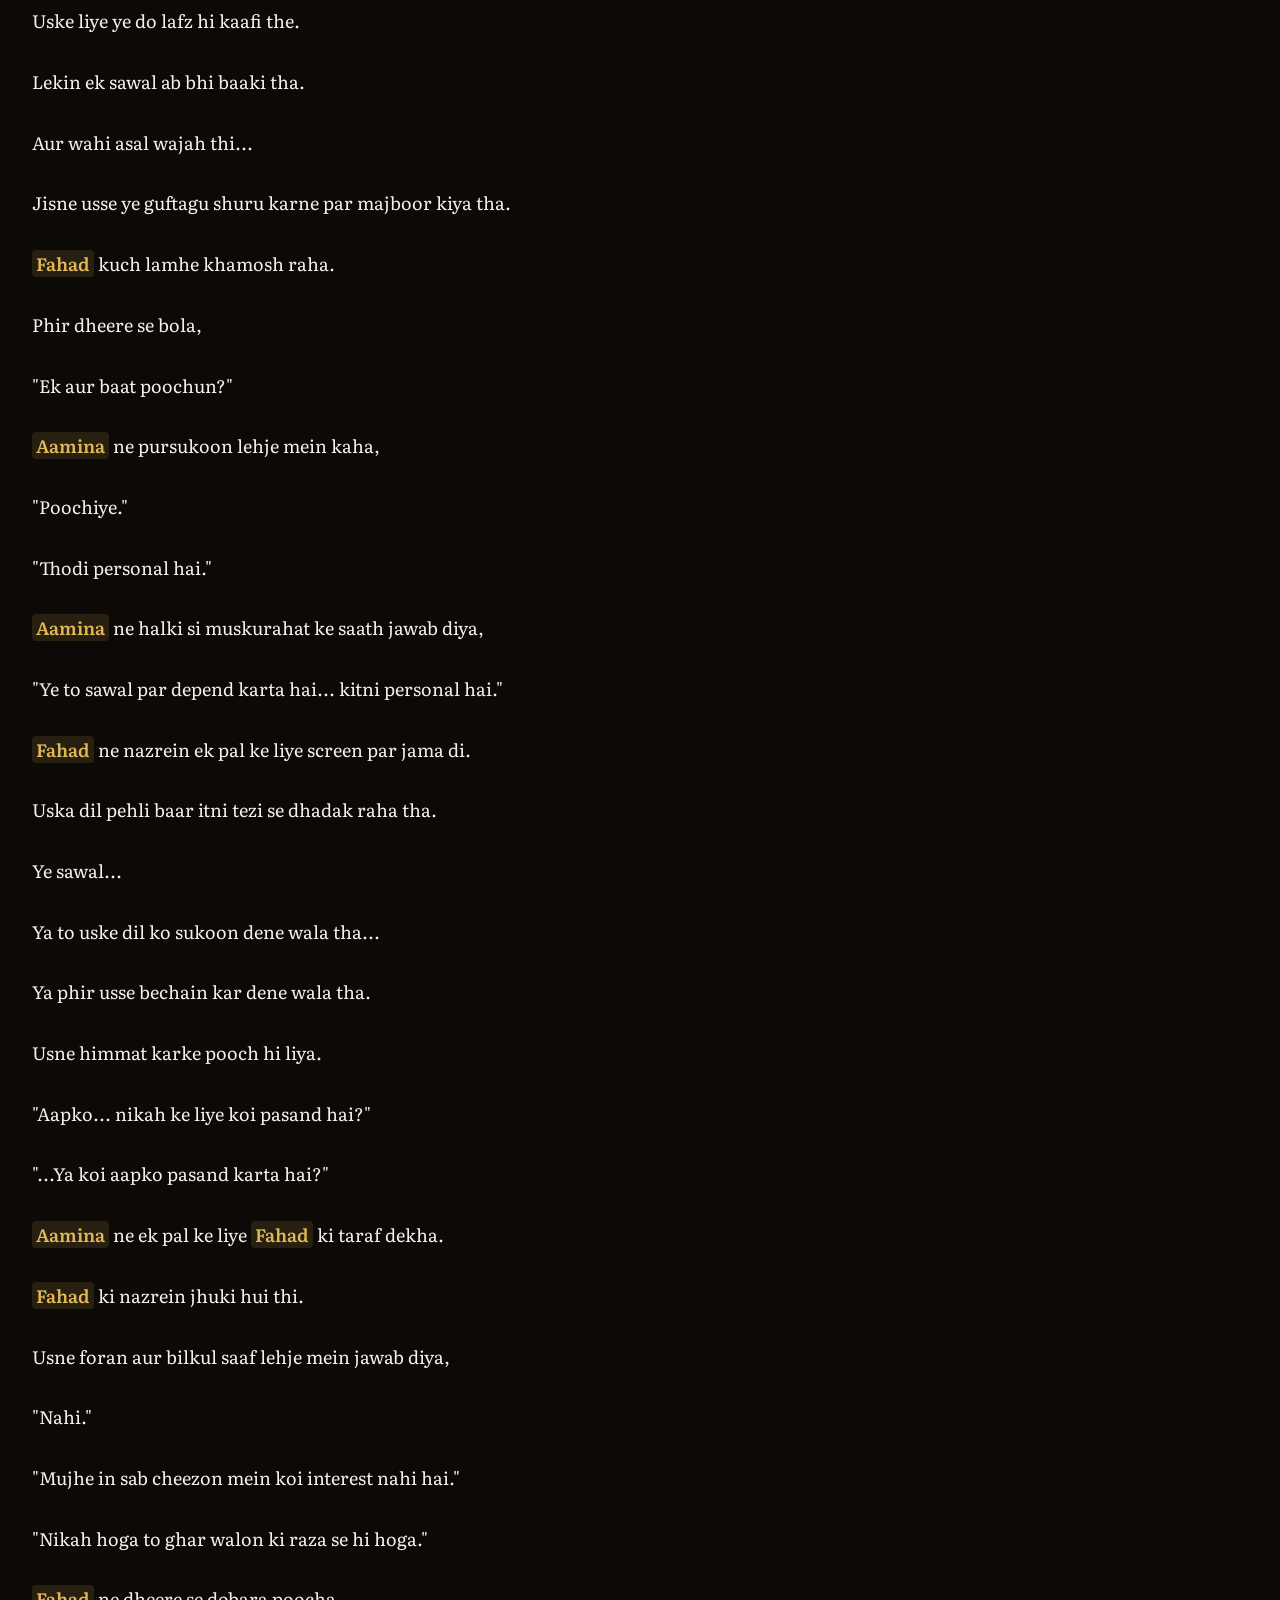
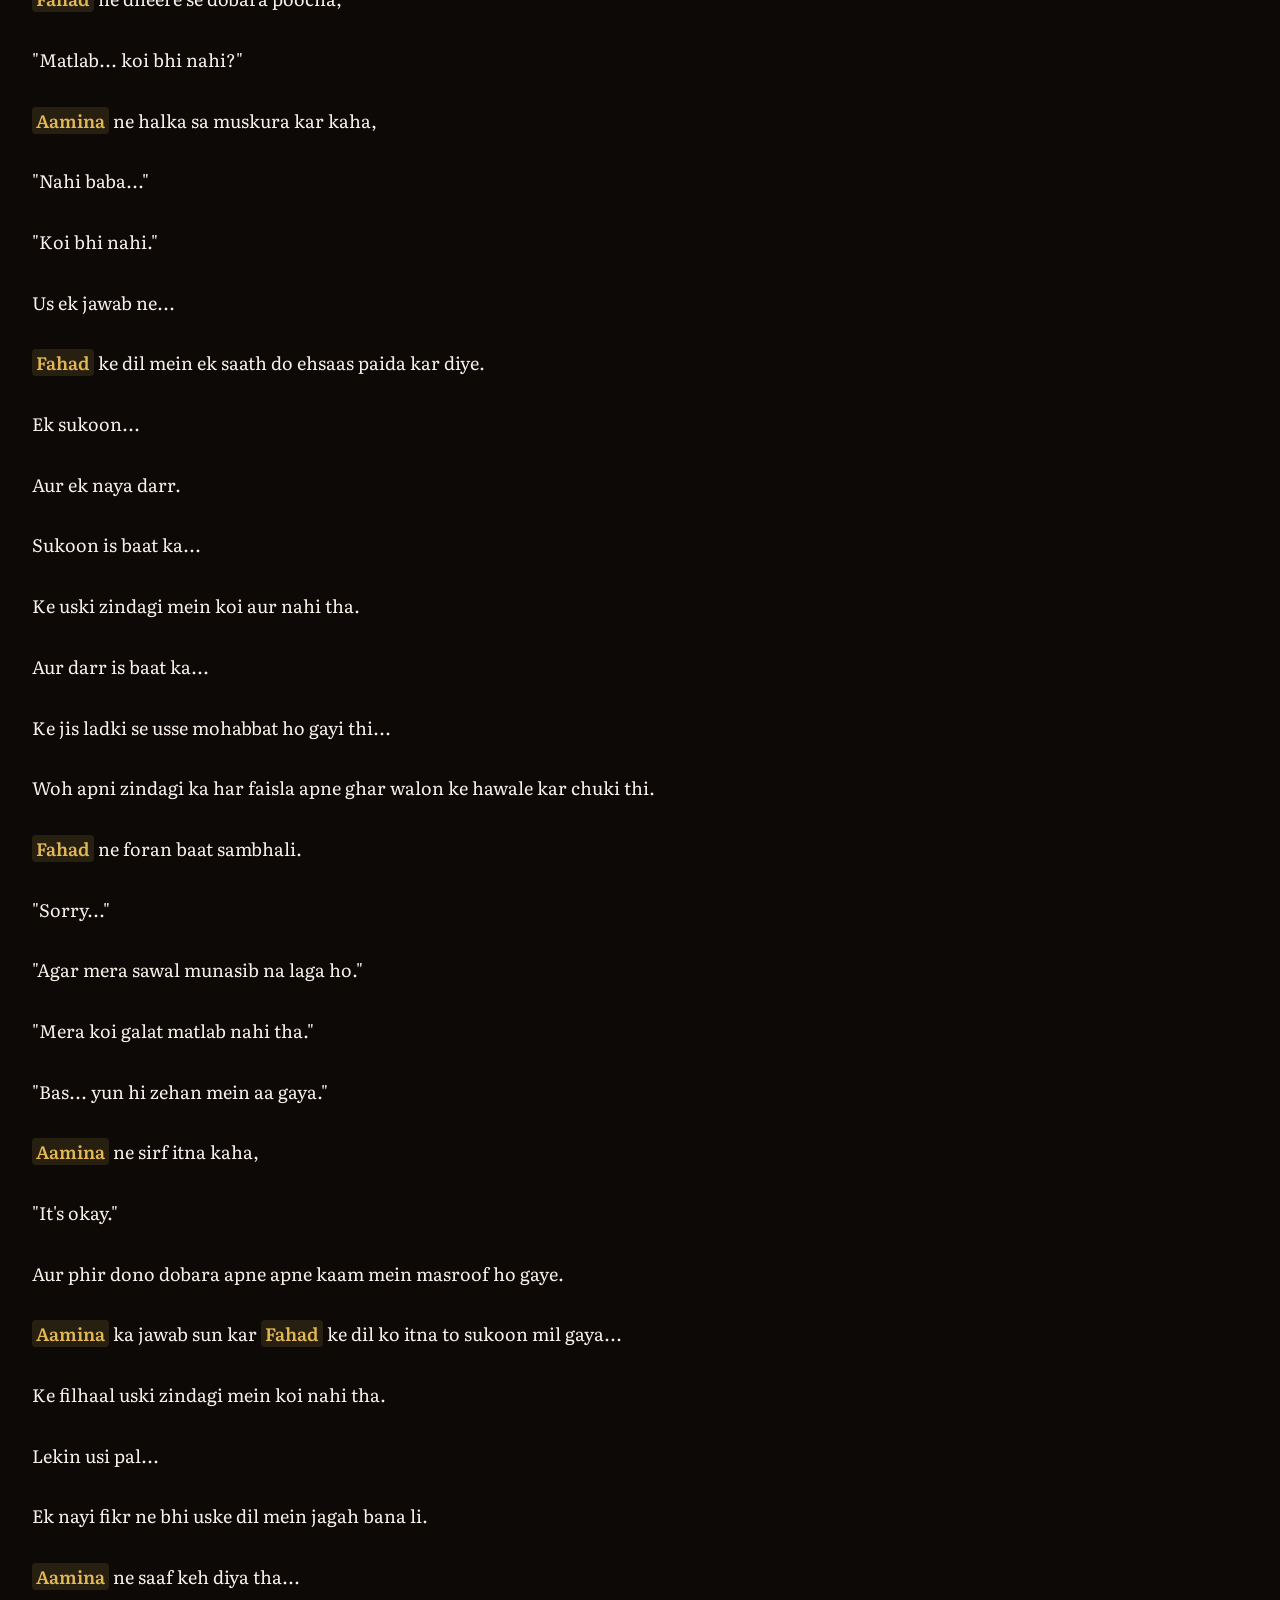
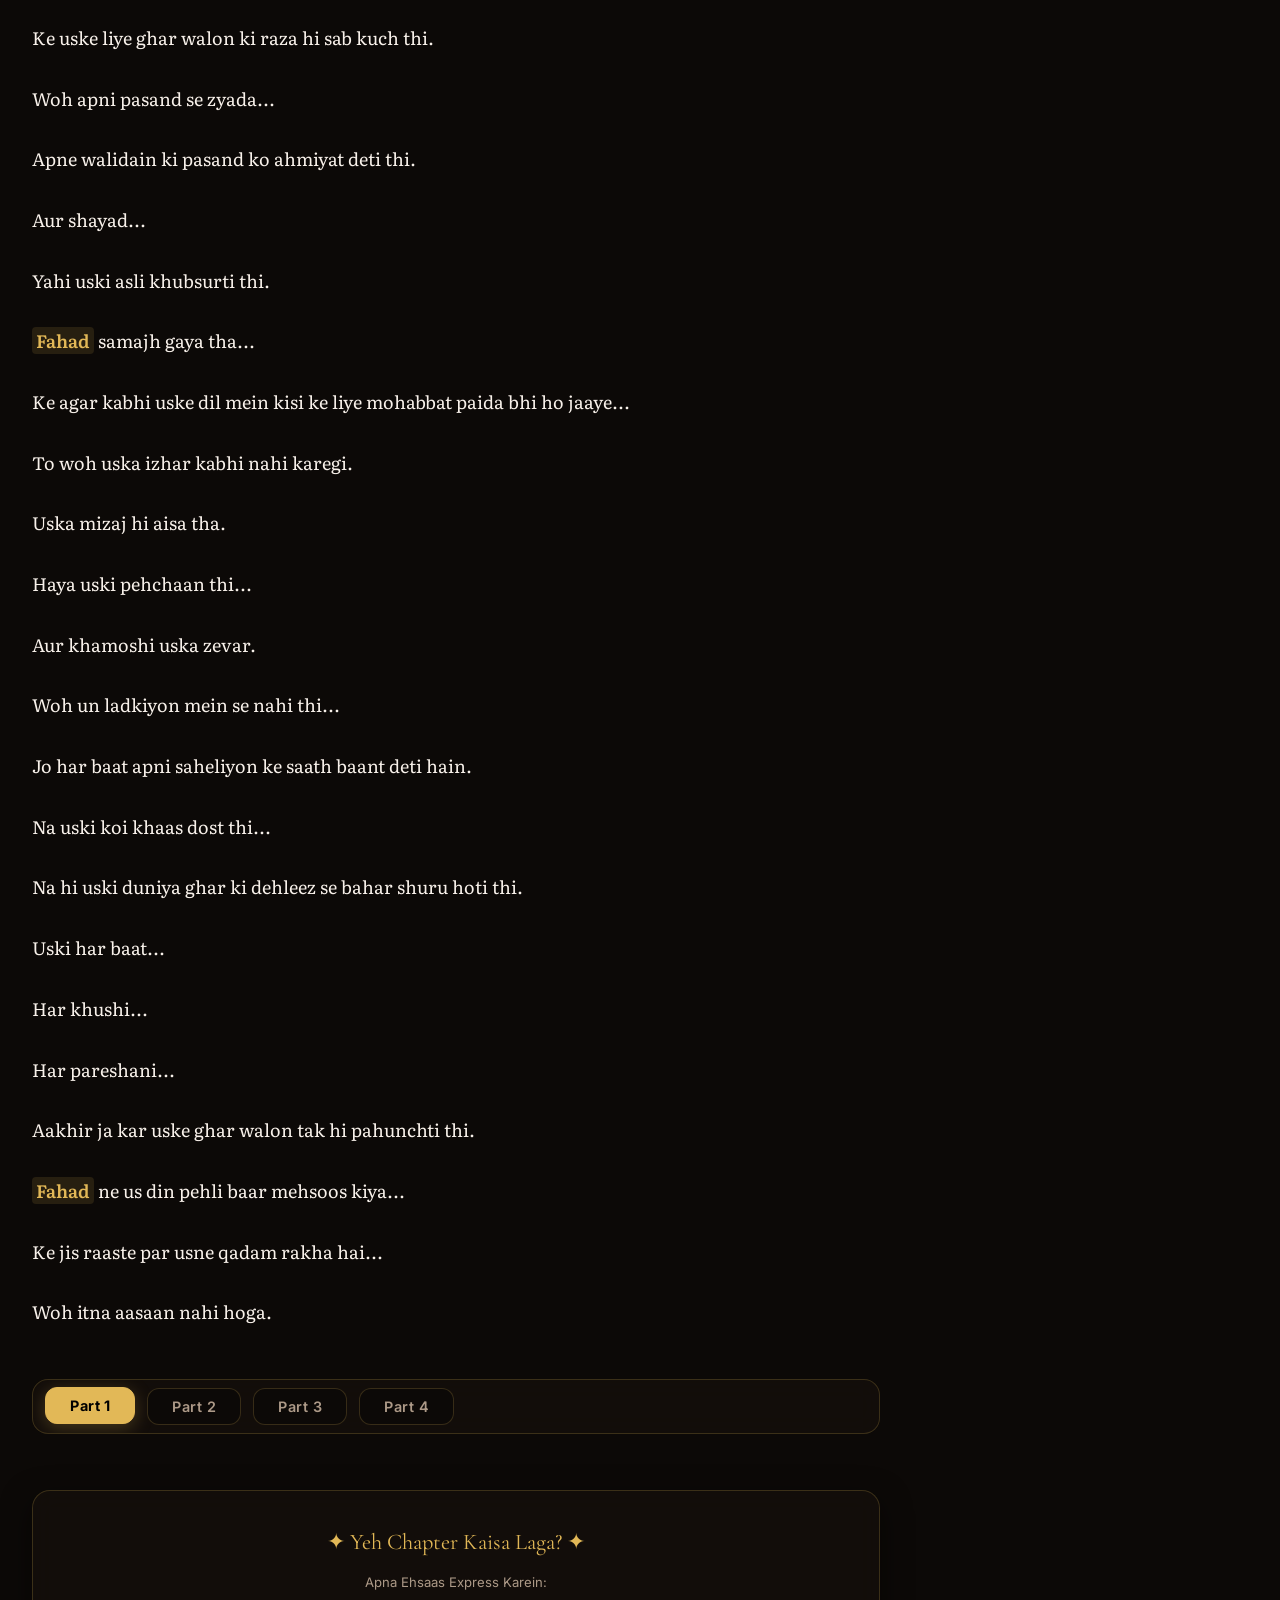
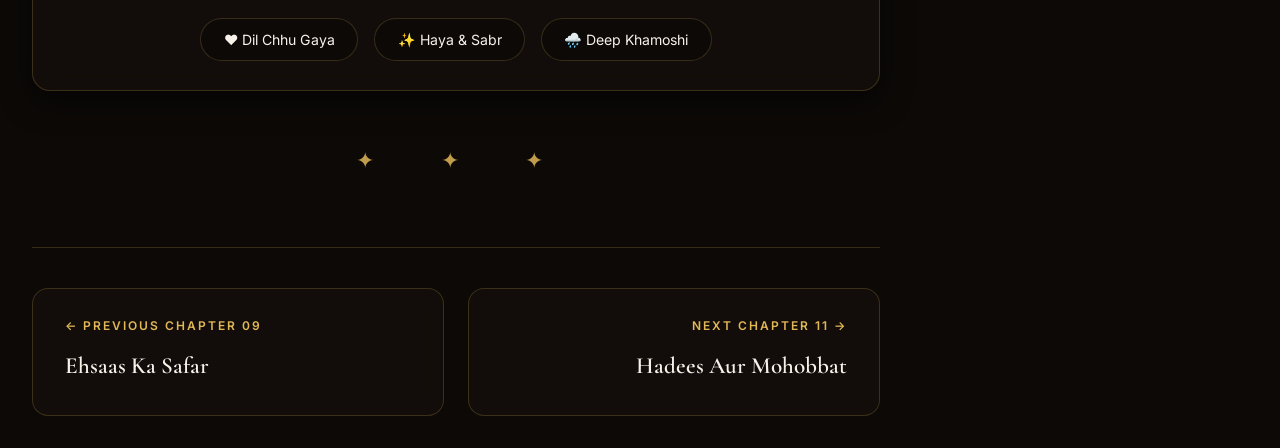
<file: chapter10.html>
<!DOCTYPE html>
<html lang="en">
<head>
    <meta charset="UTF-8">
    <meta name="viewport" content="width=device-width, initial-scale=1.0">
    <title>Chapter 10 — Dil Ke Sawalon Ka Aagaz | Parda Aur Mijaz</title>
    
    <!-- OpenGraph & Social Media Tags -->
    <meta property="og:type" content="article">
    <meta property="og:title" content="Chapter 10: Dil Ke Sawalon Ka Aagaz — Parda Aur Mijaz">
    <meta property="og:description" content="Read Chapter 10 (Dil Ke Sawalon Ka Aagaz) of Parda Aur Mijaz by Mohammad. An Urdu novel of quiet grace and unspoken emotions.">
    <meta property="og:image" content="cover.jpg">
    <meta name="twitter:card" content="summary_large_image">

    <link rel="preconnect" href="https://fonts.googleapis.com">
    <link rel="preconnect" href="https://fonts.gstatic.com" crossorigin>
    <link href="https://fonts.googleapis.com/css2?family=Cormorant+Garamond:ital,wght@0,400;0,600;0,700;1,400;1,600&family=Inter:wght@300;400;500;600&family=Literata:ital,opsz,wght@0,7..72,400;0,7..72,600&family=Noto+Nastaliq+Urdu:wght@400;700&display=swap" rel="stylesheet">
    <link rel="stylesheet" href="chapter.css">
<script>
        (function() {
            var t = localStorage.getItem("selectedTheme") || localStorage.getItem("parda_theme") || "dark";
            var f = localStorage.getItem("selectedFont") || localStorage.getItem("parda_font") || "literata";
            var s = localStorage.getItem("selectedSize") || localStorage.getItem("parda_size") || "medium";
            document.documentElement.setAttribute("data-theme", t);
            document.documentElement.setAttribute("data-font", f);
            document.documentElement.setAttribute("data-size", s);
        })();
    </script>
</head>
<body>

    <!-- TOP READING PROGRESS BAR -->
    <div class="progress-container">
        <div class="progress-bar" id="progress-bar"></div>
    </div>

    <!-- SITE HEADER -->
    <header class="site-header">
        <a href="home.html" class="logo">Parda <span>Aur Mijaz</span></a>
        <div class="header-actions">
            <button class="header-button audio-toggle-btn" onclick="toggleAmbient('calm', this)" title="Soft Calming Music">Sound</button>
            <button class="header-button" id="openChapters">Chapters</button>
            <button class="header-button" id="openSettings">Settings</button>
        </div>
    </header>

    <!-- CHAPTER DRAWER (ALL 12 CHAPTERS) -->
    <div class="chapter-drawer" id="chapterDrawer">
        <div class="drawer-header">
            <h3>Chapters Index</h3>
            <button id="closeChapters">&times;</button>
        </div>
        <div class="drawer-content">
<a href="chapter1.html" class="chapter-link"><span>01</span> Ek Khwaab</a>
<a href="chapter2.html" class="chapter-link"><span>02</span> Dil Ki Tabdeeli</a>
<a href="chapter3.html" class="chapter-link"><span>03</span> Khud Se Jung</a>
<a href="chapter4.html" class="chapter-link"><span>04</span> Be-Khabar Lamhe</a>
<a href="chapter5.html" class="chapter-link"><span>05</span> Khamosh Saturday</a>
<a href="chapter6.html" class="chapter-link"><span>06</span> Ghar Ki Raah</a>
<a href="chapter7.html" class="chapter-link"><span>07</span> Raat Ki Sair</a>
<a href="chapter8.html" class="chapter-link"><span>08</span> Parde Ke Peeche</a>
<a href="chapter9.html" class="chapter-link"><span>09</span> Ehsaas Ka Safar</a>
<a href="chapter10.html" class="chapter-link active"><span>10</span> Dil Ke Sawalon Ka Aagaz</a>
<a href="chapter11.html" class="chapter-link"><span>11</span> Hadees Aur Mohobbat</a>
<a href="chapter12.html" class="chapter-link"><span>12</span> Khamosh Fasla</a>
        </div>
    </div>

    <!-- SETTINGS PANEL -->
    <div class="settings-panel" id="settingsPanel">
        <div class="settings-header">
            <h3>Reading Settings</h3>
            <button id="closeSettings">&times;</button>
        </div>
        
        <div class="setting-group">
            <label>Theme Style</label>
            <div class="theme-grid">
                <button onclick="applyTheme('dark')">Dark</button>
                <button onclick="applyTheme('oled')">OLED Black</button>
                <button onclick="applyTheme('cream')">Cream</button>
                <button onclick="applyTheme('midnight')">Midnight</button>
                <button onclick="applyTheme('emerald')">Emerald</button>
            </div>
        </div>

        <div class="setting-group">
            <label>Font Family</label>
            <button class="font-option" onclick="applyFont('literata')">Literata (Classic)</button>
            <button class="font-option" onclick="applyFont('inter')">Inter (Modern Sans)</button>
            <button class="font-option" onclick="applyFont('nastaliq')">Urdu Nastaliq</button>
        </div>

        <div class="setting-group">
            <label>Text Size</label>
            <div class="size-buttons">
                <button onclick="applySize('small')">Small</button>
                <button onclick="applySize('medium')">Medium</button>
                <button onclick="applySize('large')">Large</button>
            </div>
        </div>
    </div>

    <!-- OVERLAY -->
    <div class="settings-overlay" id="settingsOverlay"></div>

    <!-- MAIN CONTENT & SIDEBAR WRAPPER -->
    <div class="chapter-wrapper">
        <main class="chapter-main-content">
            <div class="chapter-header">
                <span class="chapter-badge">Chapter 10</span>
                <h1 class="chapter-title">Dil Ke Sawalon Ka Aagaz</h1>
                <div class="chapter-meta">
                    <span id="read-time">Calculating...</span>
                    <span id="word-count">Calculating...</span>
                </div>
            </div>

            <!-- TOP PART SWITCHER TABS -->
<div class="part-tabs-container">
    <button class="part-tab active" onclick="switchPart(1)">Part 1</button><button class="part-tab" onclick="switchPart(2)">Part 2</button><button class="part-tab" onclick="switchPart(3)">Part 3</button><button class="part-tab" onclick="switchPart(4)">Part 4</button>
</div>

            <!-- STORY BODY CONTENT -->
            <article class="story-body">
<div id="part-1" class="part-content active" style="display: block;">
<p class="drop-cap">Mohabbat...</p>
<figure class="novel-emotion-card">
    <div class="novel-emotion-card-wrapper">
        <img src="super36.jpg" alt="✦ Khaas Mulaqaat ✦" loading="lazy">
        <div class="novel-emotion-card-overlay"></div>
        <div class="novel-emotion-card-caption">✦ Khaas Mulaqaat ✦</div>
    </div>
</figure>
<p>Kabhi kabhi sirf dil mein nahi rehti.</p>
<p>Woh dheere dheere insaan ke sawalon mein utarne lagti hai.</p>
<p>Aur phir...</p>
<p>Ek din aisa aata hai...</p>
<p>Jab insaan bina bataye hi us shakhs ke mustaqbil ke baare mein sochne lagta hai...</p>
<p>Jiske baare mein usne kabhi sochne ka iraada bhi nahi kiya tha.</p>
<p>Agle din daftar ka mahaul roz ki tarah hi tha.</p>
<p>Subah se kaam kaafi tha.</p>
<p>Naye reports...</p>
<p>Pending mails...</p>
<p>Aur clients ki updates.</p>
<p>Lekin Fahad ki team ko kisi baat ki jaldi nahi thi.</p>
<p>Sabko pata tha...</p>
<p>Shaam tak saara kaam aaram se mukammal ho jayega.</p>
<p>Isliye har koi apne kaam ke saath saath halki phulki baaton mein bhi masroof tha.</p>
<p>Waqt guzarta gaya.</p>
<p>Zohar bhi guzar gayi.</p>
<p>Asr ki namaz ke baad sab dobara apni apni desk par aa baithe.</p>
<p>Shaam ke kareeb chhe baj rahe the.</p>
<p>Office mein kaam chal raha tha...</p>
<p>Magar saath hi idhar udhar ki guftagu bhi.</p>
<p>Koi chai ki baat kar raha tha...</p>
<p>Koi weekend ka plan bana raha tha...</p>
<p>Aur koi Excel ki kisi file mein uljha hua tha.</p>
<p>Fahad bhi apni screen par nazar jamaaye baitha tha...</p>
<p>Magar uske zehan mein aaj kuch aur hi chal raha tha.</p>
<p>Kal raat Qasim se hui baat baar baar yaad aa rahi thi.</p>
<p>Usne khud se kaha tha...</p>
<p>"Kab tak sirf dil hi dil mein rakhoonga?"</p>
<p>Usse kisi izhaar ki jaldi nahi thi.</p>
<p>Na hi woh kisi hadd ko paar karna chahta tha.</p>
<p>Lekin...</p>
<p>Ek baat zaroor jaan lena chahta tha.</p>
<p>Kahin der to nahi ho rahi...</p>
<p>Kahin uske ghar wale uske liye rishta to nahi dekh rahe...</p>
<p>Ye soch kar usne himmat jama ki.</p>
<p>Aur pehli baar...</p>
<p>Kaam se hat kar Aamina se ek sawal poochne ka faisla kiya.</p>
<p>"Aamina... ek baat poochun?"</p>
<p>Aamina ne apni file se nazar utha kar dekha.</p>
<p>"Ji, boliye."</p>
<p>Fahad ne bilkul aam lehje mein kaha,</p>
<p>"Aapki age bees saal hai na... aur aapki badi behen ki age teiis?"</p>
<p>"Ji."</p>
<p>"To... ghar mein shaadi ki baatein nahi hoti?"</p>
<p>Aamina ne bina kisi jhijhak ke jawab diya.</p>
<p>"Behen ke liye filhaal rishta dekh rahe hain."</p>
<p>"Main to abhi chhoti hoon."</p>
<p>Fahad ne halka sa sir hila diya.</p>
<p>"Achha..."</p>
<p>Aamina muskura kar boli,</p>
<p>"Lekin ghar wale mazaak mein kehte rehte hain ke dono behnon ki shaadi ek hi saath kar denge."</p>
<p>Ye lafz sunte hi...</p>
<p>Fahad ke dil ki dhadkan ek pal ko tez ho gayi.</p>
<p>Magar usne apne chehre par kuch zahir nahi hone diya.</p>
<p>"Achha... to phir aap bhi jaldi kar lengi?"</p>
<p>Usne bilkul aam andaaz mein poocha.</p>
<p>Aamina halki si hans padi.</p>
<p>"Nahi nahi..."</p>
<p>"Itni bhi jaldi nahi."</p>
<p>"Kam se kam do saal tak to kahin nahi."</p>
<p>"Mujhe abhi padhai bhi poori karni hai."</p>
<p>Fahad ke dil ne chupke se sukoon ki saans li.</p>
<p>Do saal...</p>
<p>Uske liye ye do lafz hi kaafi the.</p>
<p>Lekin ek sawal ab bhi baaki tha.</p>
<p>Aur wahi asal wajah thi...</p>
<p>Jisne usse ye guftagu shuru karne par majboor kiya tha.</p>
<p>Fahad kuch lamhe khamosh raha.</p>
<p>Phir dheere se bola,</p>
<p>"Ek aur baat poochun?"</p>
<p>Aamina ne pursukoon lehje mein kaha,</p>
<p>"Poochiye."</p>
<p>"Thodi personal hai."</p>
<p>Aamina ne halki si muskurahat ke saath jawab diya,</p>
<p>"Ye to sawal par depend karta hai... kitni personal hai."</p>
<p>Fahad ne nazrein ek pal ke liye screen par jama di.</p>
<p>Uska dil pehli baar itni tezi se dhadak raha tha.</p>
<p>Ye sawal...</p>
<p>Ya to uske dil ko sukoon dene wala tha...</p>
<p>Ya phir usse bechain kar dene wala tha.</p>
<p>Usne himmat karke pooch hi liya.</p>
<p>"Aapko... nikah ke liye koi pasand hai?"</p>
<p>"...Ya koi aapko pasand karta hai?"</p>
<p>Aamina ne ek pal ke liye Fahad ki taraf dekha.</p>
<p>Fahad ki nazrein jhuki hui thi.</p>
<p>Usne foran aur bilkul saaf lehje mein jawab diya,</p>
<p>"Nahi."</p>
<p>"Mujhe in sab cheezon mein koi interest nahi hai."</p>
<p>"Nikah hoga to ghar walon ki raza se hi hoga."</p>
<p>Fahad ne dheere se dobara poocha,</p>
<p>"Matlab... koi bhi nahi?"</p>
<p>Aamina ne halka sa muskura kar kaha,</p>
<p>"Nahi baba..."</p>
<p>"Koi bhi nahi."</p>
<p>Us ek jawab ne...</p>
<p>Fahad ke dil mein ek saath do ehsaas paida kar diye.</p>
<p>Ek sukoon...</p>
<p>Aur ek naya darr.</p>
<p>Sukoon is baat ka...</p>
<p>Ke uski zindagi mein koi aur nahi tha.</p>
<p>Aur darr is baat ka...</p>
<p>Ke jis ladki se usse mohabbat ho gayi thi...</p>
<p>Woh apni zindagi ka har faisla apne ghar walon ke hawale kar chuki thi.</p>
<p>Fahad ne foran baat sambhali.</p>
<p>"Sorry..."</p>
<p>"Agar mera sawal munasib na laga ho."</p>
<p>"Mera koi galat matlab nahi tha."</p>
<p>"Bas... yun hi zehan mein aa gaya."</p>
<p>Aamina ne sirf itna kaha,</p>
<p>"It's okay."</p>
<p>Aur phir dono dobara apne apne kaam mein masroof ho gaye.</p>
<p>Aamina ka jawab sun kar Fahad ke dil ko itna to sukoon mil gaya...</p>
<p>Ke filhaal uski zindagi mein koi nahi tha.</p>
<p>Lekin usi pal...</p>
<p>Ek nayi fikr ne bhi uske dil mein jagah bana li.</p>
<p>Aamina ne saaf keh diya tha...</p>
<p>Ke uske liye ghar walon ki raza hi sab kuch thi.</p>
<p>Woh apni pasand se zyada...</p>
<p>Apne walidain ki pasand ko ahmiyat deti thi.</p>
<p>Aur shayad...</p>
<p>Yahi uski asli khubsurti thi.</p>
<p>Fahad samajh gaya tha...</p>
<p>Ke agar kabhi uske dil mein kisi ke liye mohabbat paida bhi ho jaaye...</p>
<p>To woh uska izhar kabhi nahi karegi.</p>
<p>Uska mizaj hi aisa tha.</p>
<p>Haya uski pehchaan thi...</p>
<p>Aur khamoshi uska zevar.</p>
<p>Woh un ladkiyon mein se nahi thi...</p>
<p>Jo har baat apni saheliyon ke saath baant deti hain.</p>
<p>Na uski koi khaas dost thi...</p>
<p>Na hi uski duniya ghar ki dehleez se bahar shuru hoti thi.</p>
<p>Uski har baat...</p>
<p>Har khushi...</p>
<p>Har pareshani...</p>
<p>Aakhir ja kar uske ghar walon tak hi pahunchti thi.</p>
<p>Fahad ne us din pehli baar mehsoos kiya...</p>
<p>Ke jis raaste par usne qadam rakha hai...</p>
<p>Woh itna aasaan nahi hoga.</p>

</div>

<div id="part-2" class="part-content" style="display: none;">
<p>Mohabbat to ho chuki thi...</p>
<figure class="novel-emotion-card">
    <div class="novel-emotion-card-wrapper">
        <img src="super37.jpg" alt="✦ Vintage Courtyard ✦" loading="lazy">
        <div class="novel-emotion-card-overlay"></div>
        <div class="novel-emotion-card-caption">✦ Vintage Courtyard ✦</div>
    </div>
</figure>
<p>Magar us mohabbat tak pahunchne ka safar...</p>
<p>Abhi bas shuru hua tha.</p>
<p>Aur us safar mein...</p>
<p>Kitni aazmaishen likhi thi...</p>
<p>Ye baat usse usi din andaza ho gayi thi.</p>
<p>Us din Aamina ke do teen jumlon ne...</p>
<p>Fahad ke dil mein naye sawal paida kar diye the.</p>
<p>Usse itna to sukoon mil gaya tha...</p>
<p>Ke Aamina ki zindagi mein filhaal koi nahi tha.</p>
<p>Magar usse ye bhi samajh aa gaya tha...</p>
<p>Ke agar kabhi is safar ko anjaam tak pahunchana hai...</p>
<p>To ye raasta itna aasaan nahi hoga.</p>
<p>Shaam se lekar raat tak...</p>
<p>Yehi baatein uske zehan mein ghoomti rahi.</p>
<p>Aur aakhir...</p>
<p>Usne ek faisla kar liya.</p>
<p>Sabse pehle...</p>
<p>Woh apni Baji aur Bhai se baat karega.</p>
<p>Woh un dono ki rai sunna chahta tha.</p>
<p>Raat ke kareeb nau baje...</p>
<p>Office se ghar laut kar usne khana khaya...</p>
<p>Aur phir Qasim ko phone mila diya...</p>
<p>Raat ke kareeb nau baje...</p>
<p>Office se ghar laut kar usne khana khaya...</p>
<p>Aur phir Qasim ko phone mila diya.</p>
<p>"Hello..."</p>
<p>"Kidhar hai?"</p>
<p>"Ghar par hi hoon."</p>
<p>Qasim ne jawab diya.</p>
<p>"Sun..."</p>
<p>"Main abhi office se nikla tha, ab ghar pahucha hoon."</p>
<p>"Tu das baje mil."</p>
<p>"Ek zaroori kaam hai."</p>
<p>Qasim turant bol pada,</p>
<p>"Kya hua?"</p>
<p>"Kahan jaana hai?"</p>
<p>Fahad ne sirf itna kaha,</p>
<p>"Mil..."</p>
<p>"Sab bataunga."</p>
<p>"Theek hai."</p>
<p>Phone kat gaya.</p>
<p>Raat ke theek das baje...</p>
<p>Mohalle ke nukkad par dono roz ki tarah mil gaye.</p>
<p>Fahad Abbu ki bike lekar aaya tha.</p>
<p>Qasim peeche baith gaya.</p>
<p>Bike kuch hi door chali thi...</p>
<p>Ke Qasim se raha na gaya.</p>
<p>"Abe..."</p>
<p>"Ab to bata."</p>
<p>"Kahan jaa rahe hain?"</p>
<p>Fahad ne seedha saamne dekhte hue kaha,</p>
<p>"Baji ke ghar."</p>
<p>Qasim ne hairani se poocha,</p>
<p>"Baji ke ghar?"</p>
<p>"Kyun?"</p>
<p>Fahad ne muskurate hue kaha,</p>
<p>"Haan..."</p>
<p>"Chai bhi pee lenge."</p>
<p>Qasim hans pada.</p>
<p>"Saale..."</p>
<p>"Mujhe laga koi bahut bada kaam hai."</p>
<p>Bike apni raftaar se chalti rahi.</p>
<p>Thodi der baad Fahad ne achanak bike ek ice cream ki dukaan ke saamne rok di.</p>
<p>"Chal..."</p>
<p>"Ek minute."</p>
<p>Qasim bike se utarte hue bola,</p>
<p>"Ab kya hua?"</p>
<p>Fahad ne dukaan ki taraf dekhte hue kaha,</p>
<p>"Baji ke liye ice cream le lete hain."</p>
<p>"Khali haath jaana achha nahi lagta."</p>
<p>Qasim muskuraya.</p>
<p>"Wah..."</p>
<p>"Ye baat hai."</p>
<p>Dono ne ice cream li...</p>
<p>Aur phir dobara bike par baith kar nikal pade.</p>
<p>Fahad ke ghar aur uski Baji ke ghar ke darmiyan sirf das minute ka faasla tha.</p>
<p>Isliye zyada der nahi lagi.</p>
<p>Bike ja kar ghar ke bahar ruk gayi.</p>
<p>Fahad ne bell bajayi.</p>
<p>Kuch hi lamhon baad darwaza khula.</p>
<p>Baji ne dono ko ek saath dekha...</p>
<p>Aur hairani se boli,</p>
<p>"Are..."</p>
<p>"Tum dono is waqt?"</p>
<p>Qasim foran muskura diya.</p>
<p>"Chai peene aaye hain."</p>
<p>Fahad ne haath mein pakda hua ice cream ka packet unki taraf badha diya.</p>
<p>"Ye sambhaliye pehle."</p>
<p>Baji packet lete hue muskura padi.</p>
<p>"Lagta hai aaj bina matlab ke nahi aaye ho."</p>
<p>Fahad bhi muskura diya.</p>
<p>"Andar to aane do..."</p>
<p>"Phir batata hoon."</p>
<p>Baji hansi.</p>
<p>"Achha, chalo andar."</p>
<p>Sab andar aa gaye.</p>
<p>Baithte hi Fahad ne idhar udhar nazar daali.</p>
<p>"Bhai nahi aaye abhi?"</p>
<p>Usne poocha.</p>
<p>Baji kitchen ki taraf jaate hue boli,</p>
<p>"Nahi..."</p>
<p>"Bas raste mein hi honge."</p>
<p>"Pandrah-bees minute mein aa jayenge."</p>
<p>"Theek hai."</p>
<p>Fahad ne sirf itna hi kaha.</p>
<p>Baji ne peeche mud kar dono ki taraf dekha.</p>
<p>"Bolo..."</p>
<p>"Kya kaam hai?"</p>
<p>"Bina kaam ke to tum dono itni raat ko aane wale nahi."</p>
<p>Qasim foran hans pada.</p>
<p>"Kaam kaisa?"</p>
<p>"Kaafi din se dawat nahi mili thi..."</p>
<p>"Socha aaj khud hi aa jaate hain."</p>
<p>Baji muskura di.</p>
<p>"Haan haan..."</p>
<p>"Tumhari shakal dekh kar hi samajh aa gaya tha."</p>
<p>Fahad ne Qasim ki taraf dekh kar kaha,</p>
<p>"Chup baith."</p>
<p>"Bahut zaroori baat hai."</p>
<p>"Lekin pehle Bhai aa jaayein."</p>
<p>"Theek hai."</p>
<p>Baji ne bhi zyada kuch nahi poocha.</p>
<p>Thodi der tak yun hi idhar udhar ki baatein hoti rahi.</p>
<p>Office...</p>
<p>Mohalle ke log...</p>
<p>Aur rozmarra ki zindagi.</p>
<p>Kareeb bees minute baad...</p>
<p>Darwaze ki kundi khulne ki awaaz aayi.</p>
<p>"Assalamu Alaikum."</p>
<p>Bhai ghar ke andar aate hue bole.</p>
<p>"Wa Alaikum Assalam."</p>
<p>Sab ne ek saath jawab diya.</p>
<p>Jute utarte utarte unki nazar Fahad aur Qasim par padi.</p>
<p>"Are wah..."</p>
<p>"Aaj to mehfil lagi hui hai."</p>
<p>"Mujhe kisi ne bataya bhi nahi."</p>
<p>Baji muskura kar boli,</p>
<p>"Mehfil nahi..."</p>
<p>"In dono ko aapse koi kaam hai."</p>

</div>

<div id="part-3" class="part-content" style="display: none;">
<p>Bhai ne hairani se dono ki taraf dekha.</p>
<figure class="novel-emotion-card">
    <div class="novel-emotion-card-wrapper">
        <img src="super38.jpg" alt="✦ Parda-e-Haya ✦" loading="lazy">
        <div class="novel-emotion-card-overlay"></div>
        <div class="novel-emotion-card-caption">✦ Parda-e-Haya ✦</div>
    </div>
</figure>
<p>"Achha?"</p>
<p>"Kya baat hai?"</p>
<p>Fahad ne adab se kaha,</p>
<p>"Pehle aap dono aaram se khana kha lijiye."</p>
<p>"Phir baat karte hain."</p>
<p>Bhai hans diye.</p>
<p>"Hum akele thodi khaayenge."</p>
<p>"Tum dono bhi baitho."</p>
<p>Qasim foran bola,</p>
<p>"Nahi Bhai..."</p>
<p>"Hum dono khana kha kar aaye hain."</p>
<p>"Aaj sirf chai peene aaye hain."</p>
<p>Sab halki si hansi mein doob gaye.</p>
<p>Khana lag gaya.</p>
<p>Jab tak Bhai aur Baji khana kha rahe the...</p>
<p>Qasim ne ice cream ka packet uthaya aur bola,</p>
<p>"Baji..."</p>
<p>"Ye fridge mein mat rakh dena."</p>
<p>"Baad mein hum bhi khayenge."</p>
<p>Baji hans padi.</p>
<p>"Mujhe laga sirf humare liye laaye ho."</p>
<p>Qasim ne foran kaha,</p>
<p>"Humein itna bhi bewakoof mat samajhna."</p>
<p>"Apna hissa lekar hi aaye hain."</p>
<p>Kamre mein phir se hansi goonj uthi.</p>
<p>Thodi der baad...</p>
<p>Bhai aur Baji bhi khana kha kar aa baithe.</p>
<p>Qasim ne foran ice cream ka packet khol diya.</p>
<p>"Lo..."</p>
<p>"Ab iske liye hi to itni der se intezaar kar rahe the."</p>
<p>Sab halki si hansi mein doob gaye.</p>
<p>Do chaar minute tak yun hi mazaak chalta raha.</p>
<p>Phir Fahad ne ice cream ka cup table par rakh diya.</p>
<p>Uske chehre ki muskurahat dheere dheere gayab hone lagi.</p>
<p>Usne ek gehri saans li.</p>
<p>"Achha..."</p>
<p>"Ab jis kaam ke liye aaya hoon..."</p>
<p>"Uski baat kar lete hain."</p>
<p>Kamre mein ekdum khamoshi chha gayi.</p>
<p>Fahad ne halka sa muskura kar kaha,</p>
<p>"Lekin usse pehle..."</p>
<p>"Aap dono ek andaza lagaiye."</p>
<p>"Main kis baat ke liye aaya hoon?"</p>
<p>Baji ne pehla andaza lagaya.</p>
<p>"Salary badh gayi?"</p>
<p>Fahad ne gardan hila di.</p>
<p>"Nahi."</p>
<p>Bhai bole,</p>
<p>"Nayi job mil gayi?"</p>
<p>"Nahi."</p>
<p>"Gaadi lene ka plan hai?"</p>
<p>"Nahi."</p>
<p>Do teen aur andaze lagaye gaye...</p>
<p>Magar har baar Fahad bas muskura kar "Nahi" keh deta.</p>
<p>Aakhir kuch lamhe khamoshi ke baad...</p>
<p>Usne dheemi awaaz mein kaha,</p>
<p>"Mujhe..."</p>
<p>"Office mein ek ladki pasand aa gayi hai."</p>
<p>Ek pal ke liye kamra bilkul khamosh ho gaya.</p>
<p>Sabse pehle Bhai ne Fahad ki taraf dekha.</p>
<p>Phir bina ek pal gavaaye bole,</p>
<p>"Wohi ladki?"</p>
<p>"Jo meri shaadi mein stage par aayi thi?"</p>
<p>"Jiske saath hum sab ne photo bhi nikali thi?"</p>
<p>Fahad hairan reh gaya.</p>
<p>Usne foran unki taraf dekha.</p>
<p>"Haan..."</p>
<p>"Wohi."</p>
<p>Baji ne turant Bhai ki taraf dekh kar kaha,</p>
<p>"Maine kaha tha na..."</p>
<p>"Inhe pehle hi shak tha."</p>
<p>Fahad hairani se bola,</p>
<p>"Kya matlab?"</p>
<p>Baji hans padi.</p>
<p>"Ye pehle hi bol chuke the..."</p>
<p>"Ke tujhe us ladki se kuch na kuch zaroor hai."</p>
<p>Fahad ne foran safai di.</p>
<p>"Are nahi..."</p>
<p>"Aisa kuch bhi nahi hai."</p>
<p>"Mera uske saath kuch nahi chal raha."</p>
<p>"Bas..."</p>
<p>"Woh mujhe pasand hai."</p>
<p>"Isliye sabse pehle aap dono se baat karne aa gaya."</p>
<p>Baji ne halka sa muskura kar poocha,</p>
<p>"Achha..."</p>
<p>"To humse poochne aaye ho?"</p>
<p>Fahad ne dheere se sir hila diya.</p>
<p>"Haan."</p>
<p>"Mujhe khud samajh nahi aa raha..."</p>
<p>"Mujhe kya karna chahiye."</p>
<p>Qasim tab tak sirf khamosh baitha sab dekh raha tha.</p>
<p>Usne bhi shayad ye nahi socha tha...</p>
<p>Ke Fahad apne dil ki baat sabse pehle apni Baji aur Bhai se karega.</p>
<p>Baji kuch der tak Fahad ko dekhti rahi.</p>
<p>Phir unhone aahista se poocha,</p>
<p>"Achha..."</p>
<p>"Uske baare mein kya kya jaante ho?"</p>
<p>"Uske ghar ka mahaul kaisa hai?"</p>
<p>"Uske walid kya karte hain?"</p>
<p>"Unka mizaj kaisa hai?"</p>
<p>"Unke ghar mein kaun kaun hai?"</p>
<p>Fahad kuch lamhe khamosh raha.</p>
<p>Phir usne bahut sukoon se jawab diya,</p>
<p>"Jahan tak main uske baare mein jaanta hoon..."</p>
<p>"Bas itna hi jaanta hoon..."</p>
<p>"Ke woh ek parde wali..."</p>
<p>"Deendar ladki hai."</p>
<p>"Iske alawa..."</p>
<p>"Mujhe uske baare mein kuch jaanne ki zaroorat mehsoos hi nahi hui."</p>
<p>Kamre mein chand lamhon ki khamoshi chha gayi.</p>
<p>Baji ne dheere se muskurate hue kaha,</p>
<p>"Ye baat to hum bhi jaante hain."</p>
<p>"Maine usse shaadi mein dekha tha."</p>
<p>"Yaad hai..."</p>
<p>"Sab log khana kha rahe the."</p>
<p>"Lekin usne us waqt bhi apna naqab chehre se nahi hataya tha."</p>
<p>"Tabhi samajh aa gaya tha ke ladki deendar hai."</p>
<p>Phir unka lehja thoda sanjeeda ho gaya.</p>
<p>"Lekin Fahad..."</p>
<p>"Sirf itna jaan lena kaafi nahi hota."</p>
<p>"Shaadi sirf do logon ki nahi hoti..."</p>
<p>"Do gharon ki hoti hai."</p>
<p>"Uske ghar ka mahaul..."</p>
<p>"Unke sochne ka tareeqa..."</p>
<p>"Unke walidain ka mizaj..."</p>
<p>"Ye sab bhi utna hi zaroori hota hai."</p>
<p>Fahad aur Qasim dono khamoshi se unki baat sunte rahe.</p>
<p>Itne mein Bhai ne baat sambhali.</p>
<p>"Are..."</p>
<p>"Aisa bhi nahi hai."</p>
<p>"Shuru shuru mein itna hi pata hota hai."</p>
<p>"Jab rishta aage badhta hai..."</p>
<p>"Tabhi to insaan ek dusre ko jaanne ki koshish karta hai."</p>
<p>Unhone muskura kar Fahad ki taraf dekha.</p>
<p>"Abhi se sab kuch kaun jaanta hai?"</p>
<p>Qasim ne foran haan mein haan milayi.</p>
<p>"Bilkul."</p>
<p>"Ye baat sahi hai."</p>
<p>Bhai ne dobara kaha,</p>

</div>

<div id="part-4" class="part-content" style="display: none;">
<p>"Sabse pehle uske baare mein aaram se jaano."</p>
<figure class="novel-emotion-card">
    <div class="novel-emotion-card-wrapper">
        <img src="super39.jpg" alt="✦ Moody Rain Night ✦" loading="lazy">
        <div class="novel-emotion-card-overlay"></div>
        <div class="novel-emotion-card-caption">✦ Moody Rain Night ✦</div>
    </div>
</figure>
<p>"Uski soch kya hai..."</p>
<p>"Usko kya pasand hai..."</p>
<p>"Kya pasand nahi."</p>
<p>"Uske ghar walon ka mahaul kaisa hai."</p>
<p>"Ye sab samajhna zaroori hai."</p>
<p>Fahad sirf khamoshi se sun raha tha.</p>
<p>Kabhi gardan hila deta...</p>
<p>Kabhi bas nazrein jhuka leta.</p>
<p>Uske zehan mein ek hi baat chal rahi thi.</p>
<p>Woh Aamina ko jaanne ke liye usse baat kaise kare...</p>
<p>Jab usne khud hi apne aur uske darmiyan hamesha ek hadd qayam rakhi thi.</p>
<p>Kuch der tak kamre mein khamoshi chhayi rahi.</p>
<p>Har koi apni apni soch mein dooba hua tha.</p>
<p>Aakhir Baji ne hi khamoshi todi.</p>
<p>"Ek baat bata..."</p>
<p>"Usse pata hai?"</p>
<p>Fahad ne foran gardan hila di.</p>
<p>"Nahi."</p>
<p>"Bilkul bhi nahi."</p>
<p>"Maine kabhi usse aisa kuch mehsoos bhi nahi hone diya."</p>
<p>Bhai ne poocha,</p>
<p>"Aur woh?"</p>
<p>"Kya uski taraf se kabhi aisa kuch laga?"</p>
<p>Fahad ne is baar bhi bina soche jawab diya.</p>
<p>"Nahi."</p>
<p>"Usne kabhi aisa koi mauqa hi nahi diya."</p>
<p>"Woh sirf utni hi baat karti hai..."</p>
<p>"Jitni zarurat hoti hai."</p>
<p>"Na usne kabhi hadd se zyada baat ki..."</p>
<p>"Na maine kabhi koshish ki."</p>
<p>Baji ne muskurate hue kaha,</p>
<p>"Ye to achhi baat hai."</p>
<p>Fahad ne dheere se kaha,</p>
<p>"Main nahi chahta..."</p>
<p>"Ke meri wajah se usse kabhi koi takleef ho."</p>
<p>"Ya woh kisi uljhan mein pade."</p>
<p>"Mujhe agar kabhi uske paas jaana bhi hua..."</p>
<p>"To seedha uske ghar walon ke paas jaunga."</p>
<p>"Usse pehle nahi."</p>
<p>Bhai kuch der tak uski baat sunte rahe.</p>
<p>Phir bole,</p>
<p>"Ye baat achhi hai."</p>
<p>"Lekin ek baat yaad rakhna."</p>
<p>"Mohabbat sirf pasand kar lene ka naam nahi hoti."</p>
<p>"Uske saath zimmedari bhi aati hai."</p>
<p>"Jaldi mein koi qadam mat uthana."</p>
<p>"Har cheez ka ek waqt hota hai."</p>
<p>Fahad ne sirf itna kaha,</p>
<p>"Ji."</p>
<p>Uske baad phir kuch der tak chaaron ke darmiyan mukhtalif baatein hoti rahi.</p>
<p>Kabhi nikah ki...</p>
<p>Kabhi ghar walon ki raza ki...</p>
<p>Kabhi waqt ka intezaar karne ki.</p>
<p>Baaton baaton mein waqt ka ehsaas hi na raha.</p>
<p>Jab Fahad ne deewar par lagi ghadi ki taraf dekha...</p>
<p>To raat ke do baj chuke the.</p>
<p>Usi waqt uske mobile ki ghanti baj uthi.</p>
<p>Screen par likha tha...</p>
<p>**Ammi Calling...**</p>
<p>Fahad ne foran phone uthaya.</p>
<p>"Assalamu Alaikum Ammi..."</p>
<p>Doosri taraf se Ammi ki awaaz aayi,</p>
<p>"Kidhar ho abhi tak?"</p>
<p>"Saturday hai to kya poori raat bahar hi ghoomoge?"</p>
<p>Fahad halka sa muskura diya.</p>
<p>"Nahi Ammi..."</p>
<p>"Baji ke ghar hoon."</p>
<p>"Bas nikal hi rahe hain."</p>
<p>"Theek hai."</p>
<p>"Jaldi ghar aa jao."</p>
<p>"Ji."</p>
<p>Phone rakhte hi Fahad ne sab ki taraf dekha.</p>
<p>"Lagta hai ijazat khatam ho gayi."</p>
<p>Sab hans pade.</p>
<p>Bhai muskura kar bole,</p>
<p>"Chalo..."</p>
<p>"Baaki baatein phir kabhi."</p>
<p>Fahad aur Qasim dono uth khade hue.</p>
<p>Baji ne darwaze tak chhodte hue kaha,</p>
<p>"Aur haan..."</p>
<p>"Koi bhi qadam uthana..."</p>
<p>To sabr ke saath uthana."</p>
<p>Fahad ne muskura kar sir hila diya.</p>
<p>"In Sha Allah."</p>
<p>Dono ghar se bahar nikal aaye.</p>
<p>Bike par baithte hi Qasim ne gehri saans li.</p>
<p>"Abe..."</p>
<p>"Aaj to mujhe bhi maza aa gaya."</p>
<p>Fahad hans pada.</p>
<p>"Wajah?"</p>
<p>Qasim muskuraya.</p>
<p>"Pehli baar kisi ko dekha..."</p>
<p>"Jo mohabbat mein bhi meeting kar raha hai."</p>
<p>Dono zor se hans pade.</p>
<p>Wapas aate hue...</p>
<p>Raat bhar wahi hasi mazaak chalta raha.</p>
<p>Jaise ghar ke andar itni der koi sanjeeda guftagu hui hi na ho.</p>
<p>Mohalle ke nukkad par Fahad ne Qasim ko utara.</p>
<p>"Allah Hafiz."</p>
<p>"Allah Hafiz."</p>
<p>Qasim apne ghar ki taraf chala gaya.</p>
<p>Aur Fahad bike lekar apne ghar pahunch gaya.</p>
<p>Ghar mein har taraf khamoshi thi.</p>
<p>Sab so chuke the.</p>
<p>Usne aahista se bike andar lagayi...</p>
<p>Kapde badle...</p>
<p>Aur apne kamre mein aa kar bistar par let gaya.</p>
<p>Kal Itwaar tha.</p>
<p>Isliye der se sona koi masla nahi tha.</p>
<p>Lekin neend...</p>
<p>Aaj bhi uski aankhon se kaafi door thi.</p>
<p>Chhat ki taraf dekhte dekhte...</p>
<p>Uska zehan phir wahi daftar pahunch gaya.</p>
<p>"Asr ke baad..."</p>
<p>"Aapki age bees saal hai na...?"</p>
<p>Usne dheere se aankhen band kar li.</p>
<p>Aamina ka pursukoon lehja phir uske kaanon mein goonj utha.</p>
<p>"Mujhe in sab cheezon mein koi interest nahi hai..."</p>
<p>"Nikah hoga to ghar walon ki raza se hi hoga."</p>
<p>Phir woh masoom si muskurahat...</p>
<p>"Nahi baba... koi bhi nahi."</p>
<p>Na jaane kyun...</p>
<p>Uske honton par bhi halki si muskurahat aa gayi.</p>
<p>Usse aaj bhi woh guftagu lafz ba lafz yaad thi.</p>
<p>Har jumla...</p>
<p>Har lehja...</p>
<p>Har muskurahat.</p>
<p>Magar un sab baaton ke beech...</p>
<p>Ek baat sabse zyada uske dil mein utar gayi thi.</p>
<p>"Nikah hoga to ghar walon ki raza se hi hoga."</p>
<p>Usne dheere se gehri saans li.</p>
<p>"Ya Allah..."</p>
<p>"Agar ye mere haq mein behtar hai..."</p>
<p>"To is safar ko aasaan farma."</p>
<p>Ye dua padhte hi...</p>
<p>Usne aankhen band kar li.</p>
<p>Aur is baar...</p>
<p>Neend aahista aahista uski palkon par utarne lagi.</p>

</div>
            </article>

            <!-- BOTTOM PART SWITCHER TABS -->
<div class="part-tabs-container bottom-part-tabs">
    <button class="part-tab active" onclick="switchPart(1)">Part 1</button><button class="part-tab" onclick="switchPart(2)">Part 2</button><button class="part-tab" onclick="switchPart(3)">Part 3</button><button class="part-tab" onclick="switchPart(4)">Part 4</button>
</div>

            <!-- CHAPTER BOTTOM NAVIGATION -->
            <div class="chapter-reactions-widget">
    <div class="reaction-title">✦ Yeh Chapter Kaisa Laga? ✦</div>
    <div class="reaction-subtitle">Apna Ehsaas Express Karein:</div>
    <div class="reaction-btn-group">
        <button class="reaction-btn" onclick="reactToChapter('dil', this)">❤️ Dil Chhu Gaya</button>
        <button class="reaction-btn" onclick="reactToChapter('haya', this)">✨ Haya & Sabr</button>
        <button class="reaction-btn" onclick="reactToChapter('khamoshi', this)">🌧️ Deep Khamoshi</button>
    </div>
</div>
            <div class="scene-break">✦ &nbsp; ✦ &nbsp; ✦</div>
            <nav class="chapter-nav-footer">
<a href="chapter9.html" class="chapter-nav-card prev">
    <small>&larr; Previous Chapter 09</small>
    <strong>Ehsaas Ka Safar</strong>
</a>
<a href="chapter11.html" class="chapter-nav-card next">
    <small>Next Chapter 11 &rarr;</small>
    <strong>Hadees Aur Mohobbat</strong>
</a>
            </nav>
        </main>

        <aside class="chapter-sidebar">
            <div class="sticky-sidebar-card">
                <div class="sidebar-quote-box">
                    "Har kehani parde ke peeche se shuru hoti hai... Har khamoshi ke peeche ek gehra mizaj hota hai."
                </div>

                <div>
                    <div class="sidebar-widget-title">Reading Progress</div>
                    <div style="font-size: 2rem; font-family:'Cormorant Garamond', serif; color: var(--accent-gold);" id="sidebar-scroll-percent">0%</div>
                </div>

                <div>
                    <div class="sidebar-widget-title">Character Mentions</div>
                    <div class="stats-grid">
                        <div class="stat-box">
                            <span class="stat-num" id="fahad-mentions">0</span>
                            <span class="stat-lbl">Fahad</span>
                        </div>
                        <div class="stat-box">
                            <span class="stat-num" id="aamina-mentions">0</span>
                            <span class="stat-lbl">Aamina</span>
                        </div>
                    </div>
                </div>

                <button id="backToTopBtn" class="back-to-top-btn" onclick="scrollToTop()">&uarr; Top</button>
            </div>
        </aside>
    </div>

    <script src="chapter.js"></script>
    <script>
        localStorage.setItem("last_read_chapter", "chapter10.html");
        localStorage.setItem("last_read_title", "Chapter 10 — Dil Ke Sawalon Ka Aagaz");
    </script>
</body>
</html>
</file>
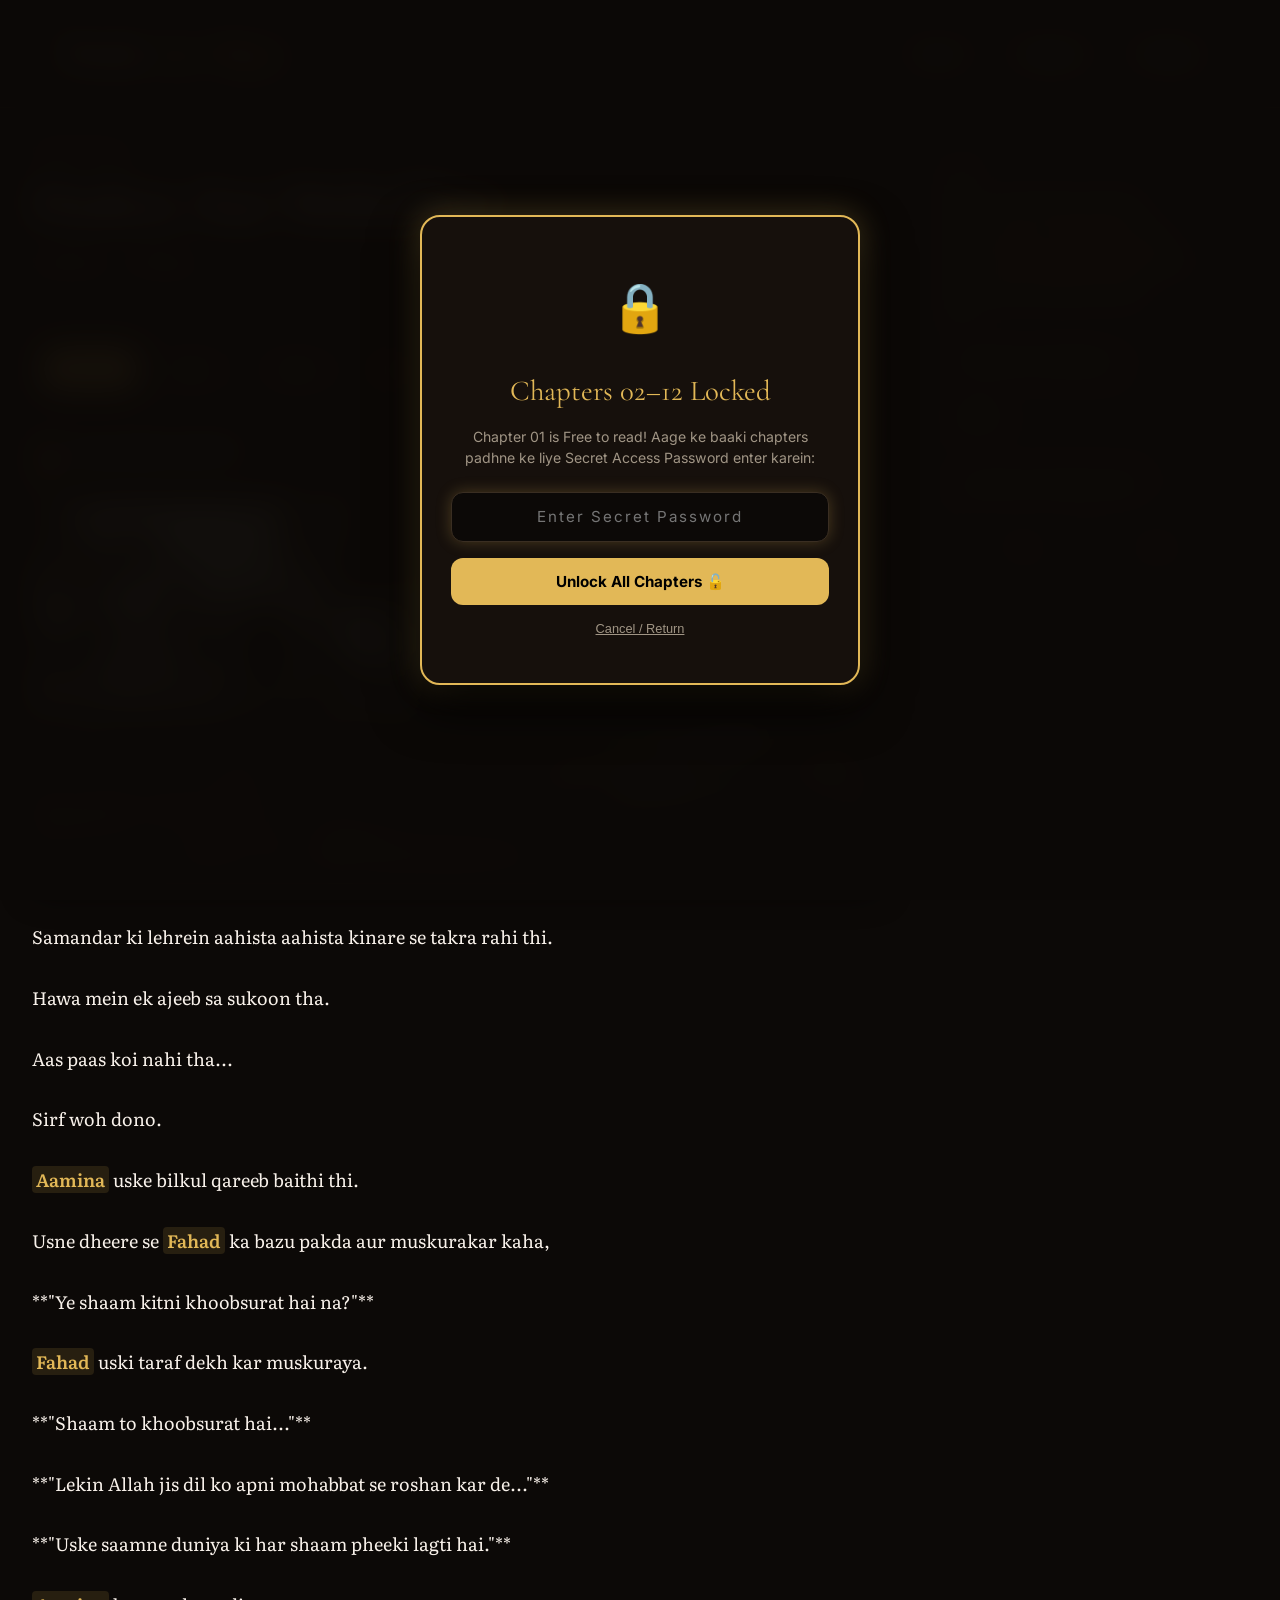
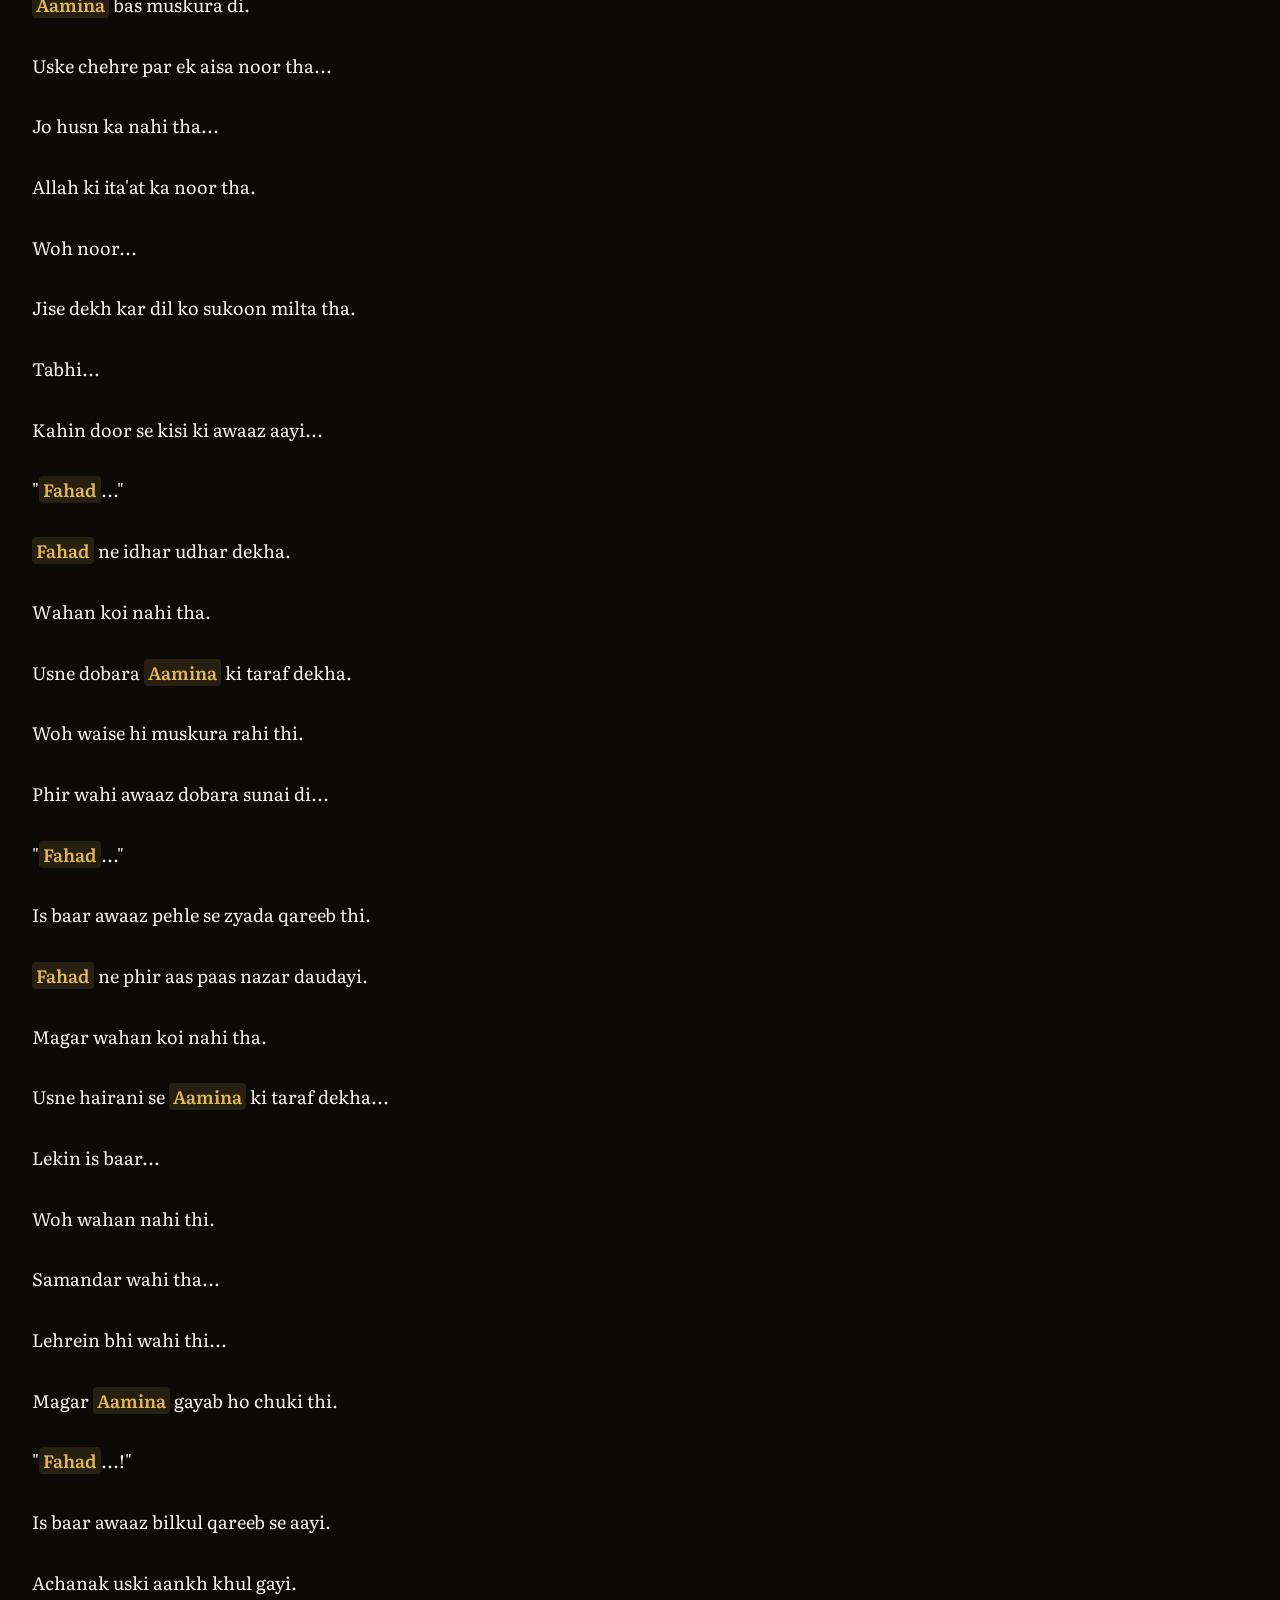
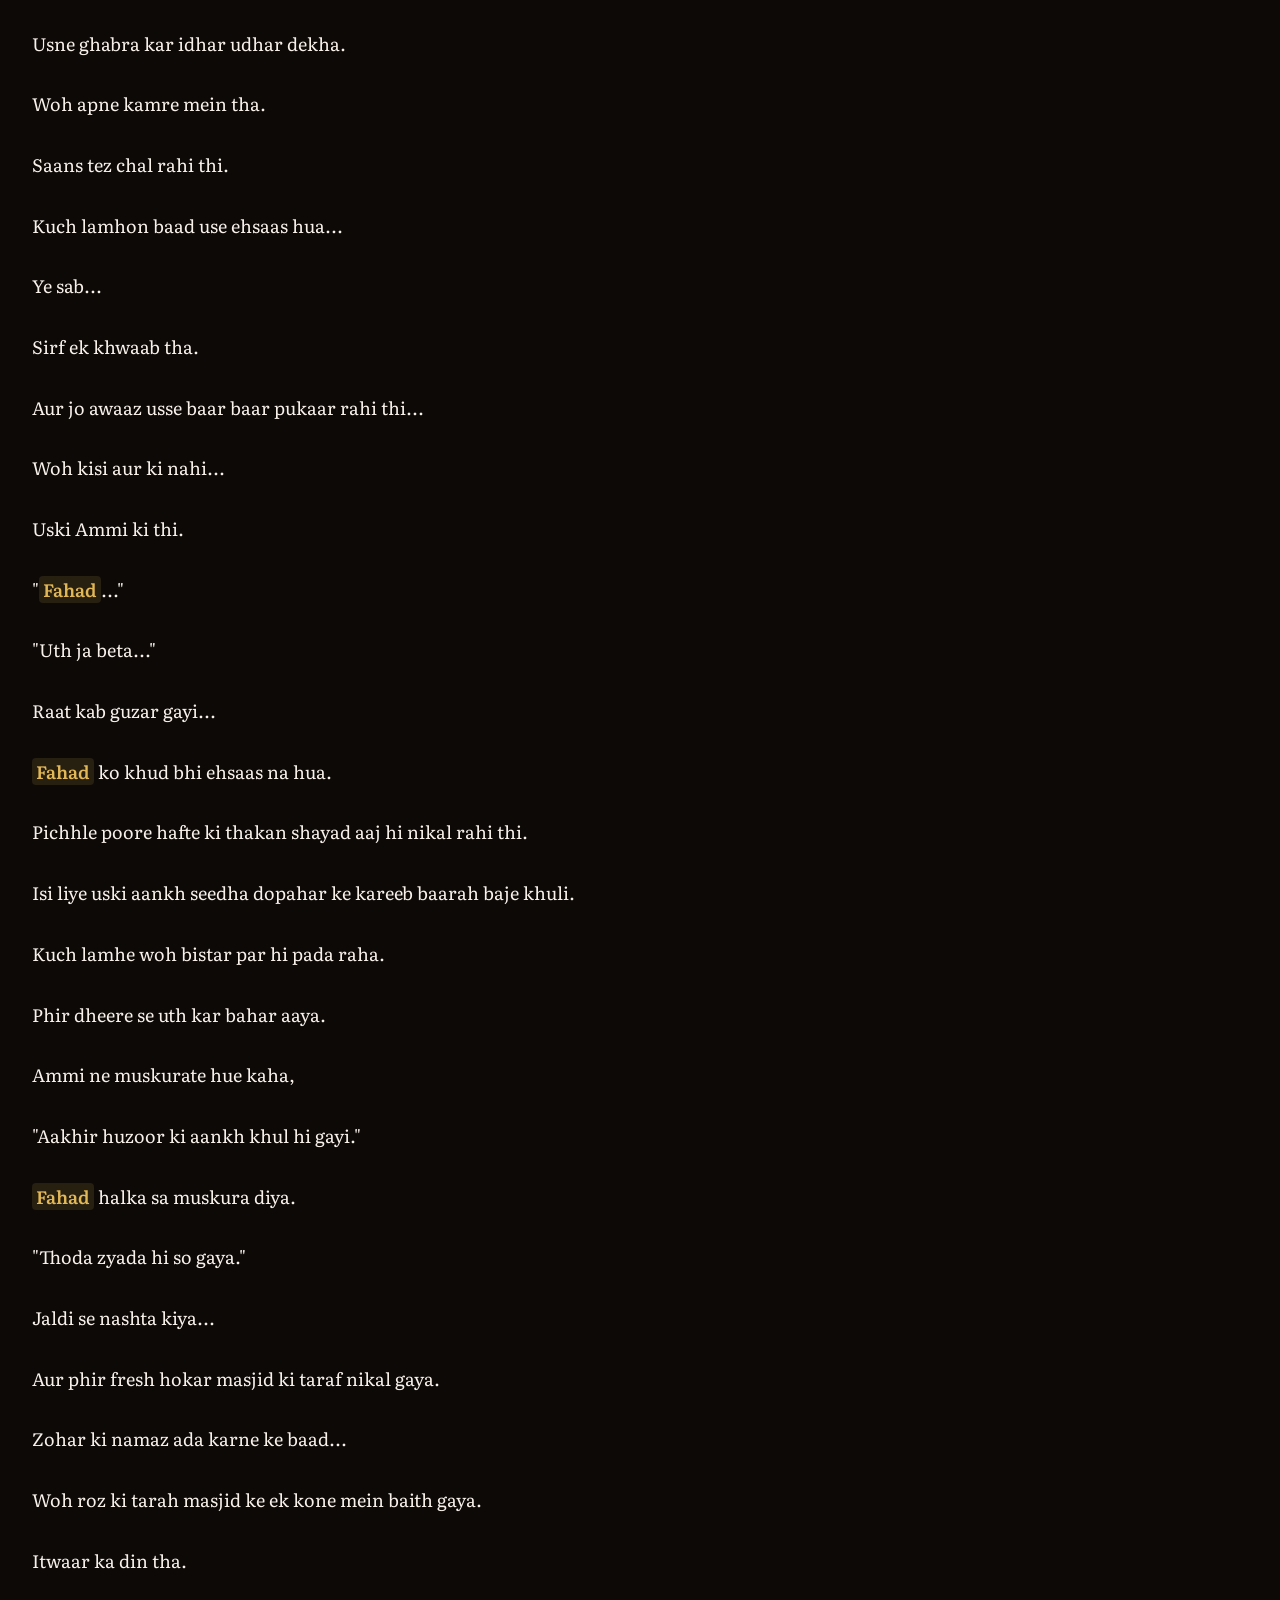
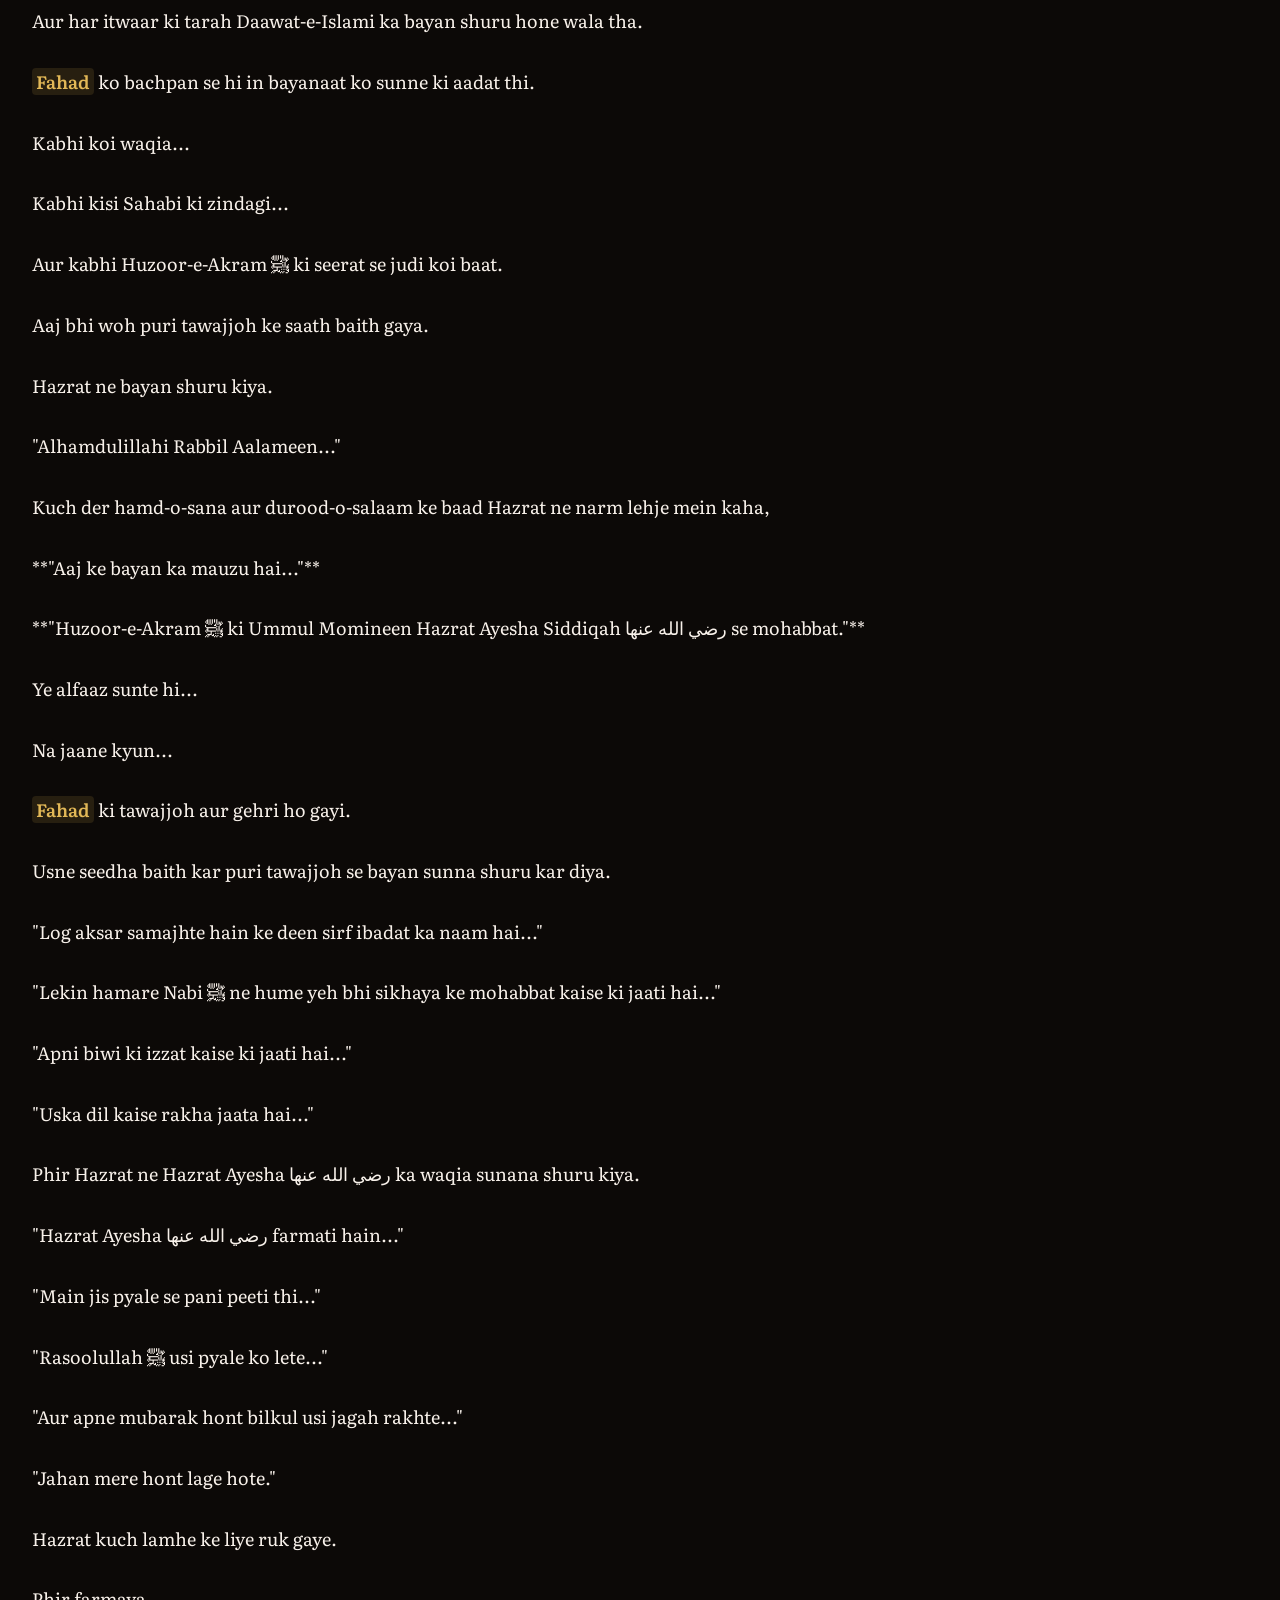
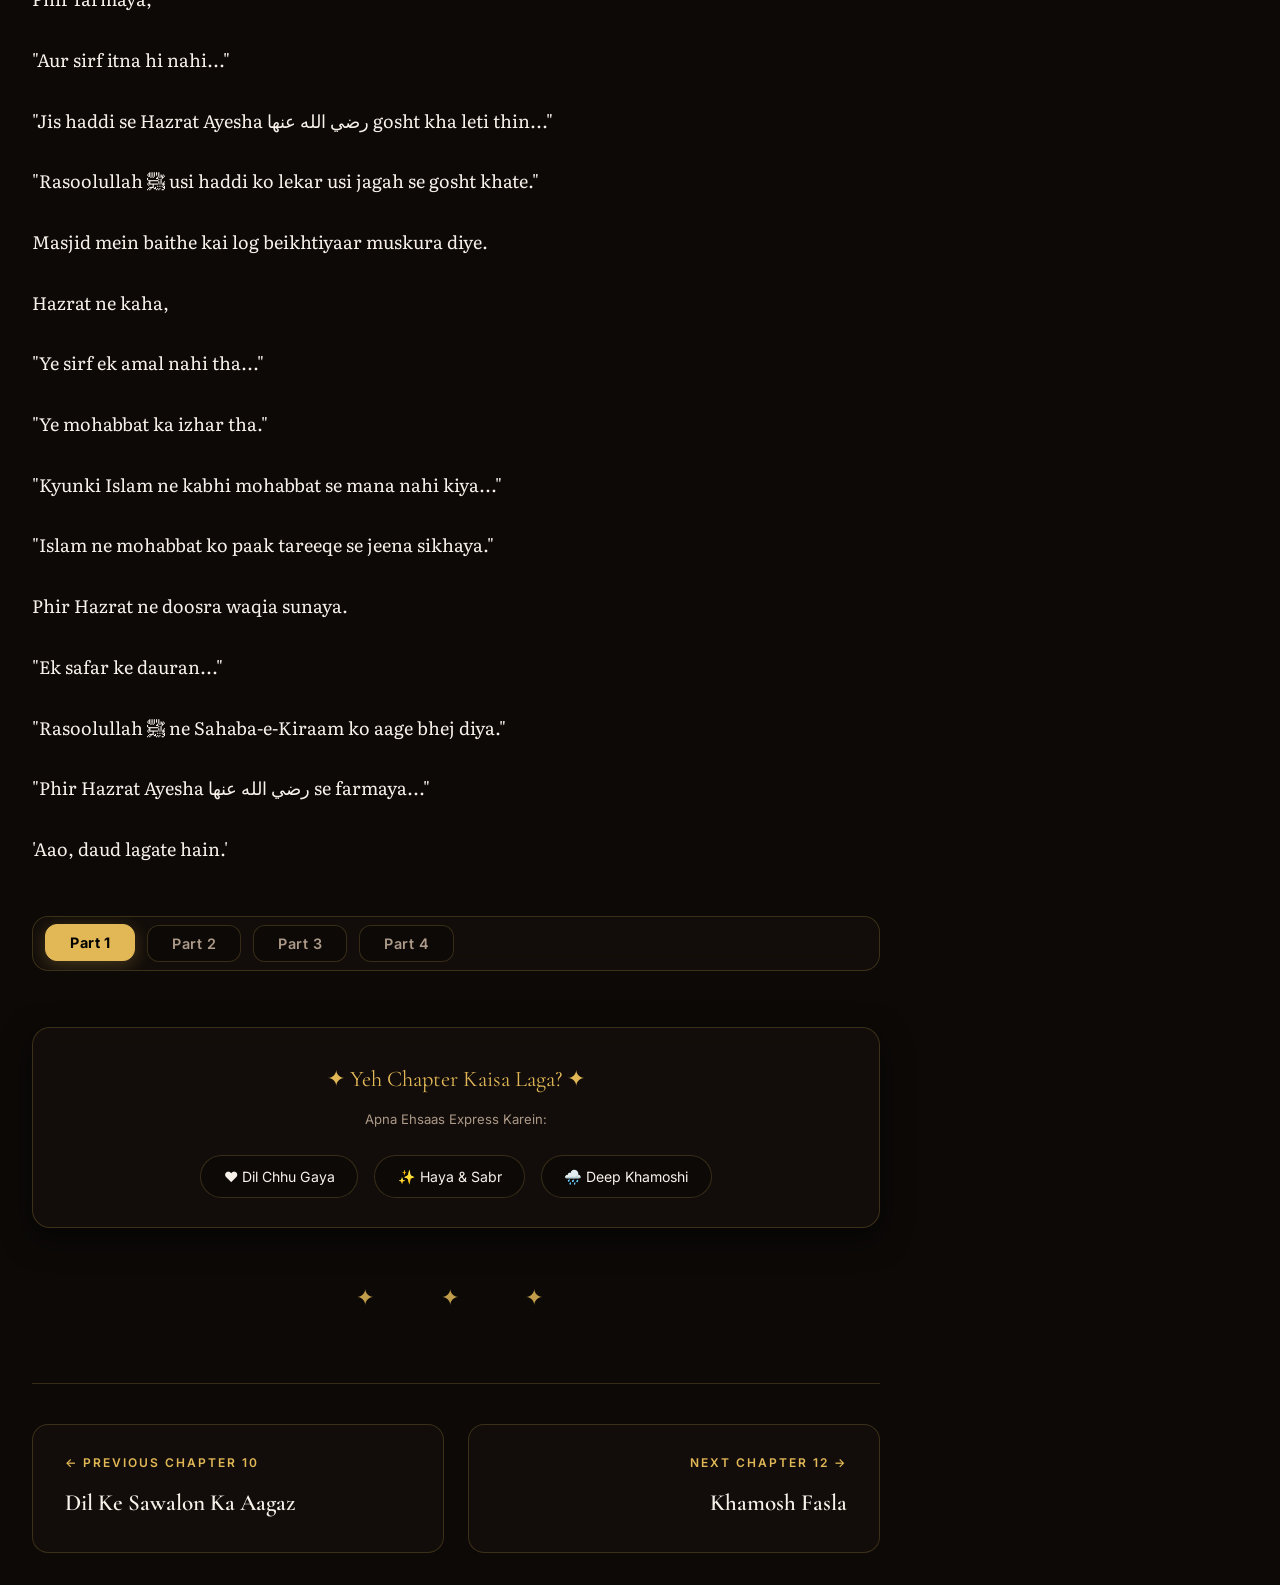
<file: chapter11.html>
<!DOCTYPE html>
<html lang="en">
<head>
    <meta charset="UTF-8">
    <meta name="viewport" content="width=device-width, initial-scale=1.0">
    <title>Chapter 11 — Hadees Aur Mohobbat | Parda Aur Mijaz</title>
    
    <!-- OpenGraph & Social Media Tags -->
    <meta property="og:type" content="article">
    <meta property="og:title" content="Chapter 11: Hadees Aur Mohobbat — Parda Aur Mijaz">
    <meta property="og:description" content="Read Chapter 11 (Hadees Aur Mohobbat) of Parda Aur Mijaz by Mohammad. An Urdu novel of quiet grace and unspoken emotions.">
    <meta property="og:image" content="cover.jpg">
    <meta name="twitter:card" content="summary_large_image">

    <link rel="preconnect" href="https://fonts.googleapis.com">
    <link rel="preconnect" href="https://fonts.gstatic.com" crossorigin>
    <link href="https://fonts.googleapis.com/css2?family=Cormorant+Garamond:ital,wght@0,400;0,600;0,700;1,400;1,600&family=Inter:wght@300;400;500;600&family=Literata:ital,opsz,wght@0,7..72,400;0,7..72,600&family=Noto+Nastaliq+Urdu:wght@400;700&display=swap" rel="stylesheet">
    <link rel="stylesheet" href="chapter.css">
<script>
        (function() {
            var t = localStorage.getItem("selectedTheme") || localStorage.getItem("parda_theme") || "dark";
            var f = localStorage.getItem("selectedFont") || localStorage.getItem("parda_font") || "literata";
            var s = localStorage.getItem("selectedSize") || localStorage.getItem("parda_size") || "medium";
            document.documentElement.setAttribute("data-theme", t);
            document.documentElement.setAttribute("data-font", f);
            document.documentElement.setAttribute("data-size", s);
        })();
    </script>
</head>
<body>

    <!-- TOP READING PROGRESS BAR -->
    <div class="progress-container">
        <div class="progress-bar" id="progress-bar"></div>
    </div>

    <!-- SITE HEADER -->
    <header class="site-header">
        <a href="home.html" class="logo">Parda <span>Aur Mijaz</span></a>
        <div class="header-actions">
            <button class="header-button audio-toggle-btn" onclick="toggleAmbient('calm', this)" title="Soft Calming Music">Sound</button>
            <button class="header-button" id="openChapters">Chapters</button>
            <button class="header-button" id="openSettings">Settings</button>
        </div>
    </header>

    <!-- CHAPTER DRAWER (ALL 12 CHAPTERS) -->
    <div class="chapter-drawer" id="chapterDrawer">
        <div class="drawer-header">
            <h3>Chapters Index</h3>
            <button id="closeChapters">&times;</button>
        </div>
        <div class="drawer-content">
<a href="chapter1.html" class="chapter-link"><span>01</span> Ek Khwaab</a>
<a href="chapter2.html" class="chapter-link"><span>02</span> Dil Ki Tabdeeli</a>
<a href="chapter3.html" class="chapter-link"><span>03</span> Khud Se Jung</a>
<a href="chapter4.html" class="chapter-link"><span>04</span> Be-Khabar Lamhe</a>
<a href="chapter5.html" class="chapter-link"><span>05</span> Khamosh Saturday</a>
<a href="chapter6.html" class="chapter-link"><span>06</span> Ghar Ki Raah</a>
<a href="chapter7.html" class="chapter-link"><span>07</span> Raat Ki Sair</a>
<a href="chapter8.html" class="chapter-link"><span>08</span> Parde Ke Peeche</a>
<a href="chapter9.html" class="chapter-link"><span>09</span> Ehsaas Ka Safar</a>
<a href="chapter10.html" class="chapter-link"><span>10</span> Dil Ke Sawalon Ka Aagaz</a>
<a href="chapter11.html" class="chapter-link active"><span>11</span> Hadees Aur Mohobbat</a>
<a href="chapter12.html" class="chapter-link"><span>12</span> Khamosh Fasla</a>
        </div>
    </div>

    <!-- SETTINGS PANEL -->
    <div class="settings-panel" id="settingsPanel">
        <div class="settings-header">
            <h3>Reading Settings</h3>
            <button id="closeSettings">&times;</button>
        </div>
        
        <div class="setting-group">
            <label>Theme Style</label>
            <div class="theme-grid">
                <button onclick="applyTheme('dark')">Dark</button>
                <button onclick="applyTheme('oled')">OLED Black</button>
                <button onclick="applyTheme('cream')">Cream</button>
                <button onclick="applyTheme('midnight')">Midnight</button>
                <button onclick="applyTheme('emerald')">Emerald</button>
            </div>
        </div>

        <div class="setting-group">
            <label>Font Family</label>
            <button class="font-option" onclick="applyFont('literata')">Literata (Classic)</button>
            <button class="font-option" onclick="applyFont('inter')">Inter (Modern Sans)</button>
            <button class="font-option" onclick="applyFont('nastaliq')">Urdu Nastaliq</button>
        </div>

        <div class="setting-group">
            <label>Text Size</label>
            <div class="size-buttons">
                <button onclick="applySize('small')">Small</button>
                <button onclick="applySize('medium')">Medium</button>
                <button onclick="applySize('large')">Large</button>
            </div>
        </div>
    </div>

    <!-- OVERLAY -->
    <div class="settings-overlay" id="settingsOverlay"></div>

    <!-- MAIN CONTENT & SIDEBAR WRAPPER -->
    <div class="chapter-wrapper">
        <main class="chapter-main-content">
            <div class="chapter-header">
                <span class="chapter-badge">Chapter 11</span>
                <h1 class="chapter-title">Hadees Aur Mohobbat</h1>
                <div class="chapter-meta">
                    <span id="read-time">Calculating...</span>
                    <span id="word-count">Calculating...</span>
                </div>
            </div>

            <!-- TOP PART SWITCHER TABS -->
<div class="part-tabs-container">
    <button class="part-tab active" onclick="switchPart(1)">Part 1</button><button class="part-tab" onclick="switchPart(2)">Part 2</button><button class="part-tab" onclick="switchPart(3)">Part 3</button><button class="part-tab" onclick="switchPart(4)">Part 4</button>
</div>

            <!-- STORY BODY CONTENT -->
            <article class="story-body">
<div id="part-1" class="part-content active" style="display: block;">
<p class="drop-cap">Shaam dhal rahi thi.</p>
<figure class="novel-emotion-card">
    <div class="novel-emotion-card-wrapper">
        <img src="super40.jpg" alt="✦ Pareshaan Dil ✦" loading="lazy">
        <div class="novel-emotion-card-overlay"></div>
        <div class="novel-emotion-card-caption">✦ Pareshaan Dil ✦</div>
    </div>
</figure>
<p>Samandar ki lehrein aahista aahista kinare se takra rahi thi.</p>
<p>Hawa mein ek ajeeb sa sukoon tha.</p>
<p>Aas paas koi nahi tha...</p>
<p>Sirf woh dono.</p>
<p>Aamina uske bilkul qareeb baithi thi.</p>
<p>Usne dheere se Fahad ka bazu pakda aur muskurakar kaha,</p>
<p>**"Ye shaam kitni khoobsurat hai na?"**</p>
<p>Fahad uski taraf dekh kar muskuraya.</p>
<p>**"Shaam to khoobsurat hai..."**</p>
<p>**"Lekin Allah jis dil ko apni mohabbat se roshan kar de..."**</p>
<p>**"Uske saamne duniya ki har shaam pheeki lagti hai."**</p>
<p>Aamina bas muskura di.</p>
<p>Uske chehre par ek aisa noor tha...</p>
<p>Jo husn ka nahi tha...</p>
<p>Allah ki ita'at ka noor tha.</p>
<p>Woh noor...</p>
<p>Jise dekh kar dil ko sukoon milta tha.</p>
<p>Tabhi...</p>
<p>Kahin door se kisi ki awaaz aayi...</p>
<p>"Fahad..."</p>
<p>Fahad ne idhar udhar dekha.</p>
<p>Wahan koi nahi tha.</p>
<p>Usne dobara Aamina ki taraf dekha.</p>
<p>Woh waise hi muskura rahi thi.</p>
<p>Phir wahi awaaz dobara sunai di...</p>
<p>"Fahad..."</p>
<p>Is baar awaaz pehle se zyada qareeb thi.</p>
<p>Fahad ne phir aas paas nazar daudayi.</p>
<p>Magar wahan koi nahi tha.</p>
<p>Usne hairani se Aamina ki taraf dekha...</p>
<p>Lekin is baar...</p>
<p>Woh wahan nahi thi.</p>
<p>Samandar wahi tha...</p>
<p>Lehrein bhi wahi thi...</p>
<p>Magar Aamina gayab ho chuki thi.</p>
<p>"Fahad...!"</p>
<p>Is baar awaaz bilkul qareeb se aayi.</p>
<p>Achanak uski aankh khul gayi.</p>
<p>Usne ghabra kar idhar udhar dekha.</p>
<p>Woh apne kamre mein tha.</p>
<p>Saans tez chal rahi thi.</p>
<p>Kuch lamhon baad use ehsaas hua...</p>
<p>Ye sab...</p>
<p>Sirf ek khwaab tha.</p>
<p>Aur jo awaaz usse baar baar pukaar rahi thi...</p>
<p>Woh kisi aur ki nahi...</p>
<p>Uski Ammi ki thi.</p>
<p>"Fahad..."</p>
<p>"Uth ja beta..."</p>
<p>Raat kab guzar gayi...</p>
<p>Fahad ko khud bhi ehsaas na hua.</p>
<p>Pichhle poore hafte ki thakan shayad aaj hi nikal rahi thi.</p>
<p>Isi liye uski aankh seedha dopahar ke kareeb baarah baje khuli.</p>
<p>Kuch lamhe woh bistar par hi pada raha.</p>
<p>Phir dheere se uth kar bahar aaya.</p>
<p>Ammi ne muskurate hue kaha,</p>
<p>"Aakhir huzoor ki aankh khul hi gayi."</p>
<p>Fahad halka sa muskura diya.</p>
<p>"Thoda zyada hi so gaya."</p>
<p>Jaldi se nashta kiya...</p>
<p>Aur phir fresh hokar masjid ki taraf nikal gaya.</p>
<p>Zohar ki namaz ada karne ke baad...</p>
<p>Woh roz ki tarah masjid ke ek kone mein baith gaya.</p>
<p>Itwaar ka din tha.</p>
<p>Aur har itwaar ki tarah Daawat-e-Islami ka bayan shuru hone wala tha.</p>
<p>Fahad ko bachpan se hi in bayanaat ko sunne ki aadat thi.</p>
<p>Kabhi koi waqia...</p>
<p>Kabhi kisi Sahabi ki zindagi...</p>
<p>Aur kabhi Huzoor-e-Akram ﷺ ki seerat se judi koi baat.</p>
<p>Aaj bhi woh puri tawajjoh ke saath baith gaya.</p>
<p>Hazrat ne bayan shuru kiya.</p>
<p>"Alhamdulillahi Rabbil Aalameen..."</p>
<p>Kuch der hamd-o-sana aur durood-o-salaam ke baad Hazrat ne narm lehje mein kaha,</p>
<p>**"Aaj ke bayan ka mauzu hai..."**</p>
<p>**"Huzoor-e-Akram ﷺ ki Ummul Momineen Hazrat Ayesha Siddiqah رضي الله عنها se mohabbat."**</p>
<p>Ye alfaaz sunte hi...</p>
<p>Na jaane kyun...</p>
<p>Fahad ki tawajjoh aur gehri ho gayi.</p>
<p>Usne seedha baith kar puri tawajjoh se bayan sunna shuru kar diya.</p>
<p>"Log aksar samajhte hain ke deen sirf ibadat ka naam hai..."</p>
<p>"Lekin hamare Nabi ﷺ ne hume yeh bhi sikhaya ke mohabbat kaise ki jaati hai..."</p>
<p>"Apni biwi ki izzat kaise ki jaati hai..."</p>
<p>"Uska dil kaise rakha jaata hai..."</p>
<p>Phir Hazrat ne Hazrat Ayesha رضي الله عنها ka waqia sunana shuru kiya.</p>
<p>"Hazrat Ayesha رضي الله عنها farmati hain..."</p>
<p>"Main jis pyale se pani peeti thi..."</p>
<p>"Rasoolullah ﷺ usi pyale ko lete..."</p>
<p>"Aur apne mubarak hont bilkul usi jagah rakhte..."</p>
<p>"Jahan mere hont lage hote."</p>
<p>Hazrat kuch lamhe ke liye ruk gaye.</p>
<p>Phir farmaya,</p>
<p>"Aur sirf itna hi nahi..."</p>
<p>"Jis haddi se Hazrat Ayesha رضي الله عنها gosht kha leti thin..."</p>
<p>"Rasoolullah ﷺ usi haddi ko lekar usi jagah se gosht khate."</p>
<p>Masjid mein baithe kai log beikhtiyaar muskura diye.</p>
<p>Hazrat ne kaha,</p>
<p>"Ye sirf ek amal nahi tha..."</p>
<p>"Ye mohabbat ka izhar tha."</p>
<p>"Kyunki Islam ne kabhi mohabbat se mana nahi kiya..."</p>
<p>"Islam ne mohabbat ko paak tareeqe se jeena sikhaya."</p>
<p>Phir Hazrat ne doosra waqia sunaya.</p>
<p>"Ek safar ke dauran..."</p>
<p>"Rasoolullah ﷺ ne Sahaba-e-Kiraam ko aage bhej diya."</p>
<p>"Phir Hazrat Ayesha رضي الله عنها se farmaya..."</p>
<p>'Aao, daud lagate hain.'</p>

</div>

<div id="part-2" class="part-content" style="display: none;">
<p>"Hazrat Ayesha رضي الله عنها farmati hain..."</p>
<figure class="novel-emotion-card">
    <div class="novel-emotion-card-wrapper">
        <img src="super41.jpg" alt="✦ Sabr Ka Imtihaan ✦" loading="lazy">
        <div class="novel-emotion-card-overlay"></div>
        <div class="novel-emotion-card-caption">✦ Sabr Ka Imtihaan ✦</div>
    </div>
</figure>
<p>"Us daud mein main jeet gayi."</p>
<p>Masjid mein halki si muskurahat phail gayi.</p>
<p>Hazrat bhi muskuraye.</p>
<p>"Kuch saal baad..."</p>
<p>"Jab Hazrat Ayesha رضي الله عنها ka wazan badh gaya..."</p>
<p>"Ek baar phir daud hui."</p>
<p>"Is baar Rasoolullah ﷺ jeet gaye."</p>
<p>"Aur muskurakar farmaya..."</p>
<p>'Yeh us pehli daud ka badla hai.'</p>
<p>Hazrat ne kaha,</p>
<p>"Dekhiye..."</p>
<p>"Ye woh Nabi hain..."</p>
<p>"Jinke kandhon par poori ummat ki zimmedari thi."</p>
<p>"Magar phir bhi..."</p>
<p>"Woh apni biwi ke saath muskurane..."</p>
<p>"Hansne..."</p>
<p>"Aur waqt guzarne ke liye waqt nikalte the."</p>
<p>Phir Hazrat ne teesra waqia bayan kiya.</p>
<p>"Hazrat Ayesha رضي الله عنها kabhi kabhi poocha karti thin..."</p>
<p>'Ya Rasoolallah ﷺ... aapki mohabbat mere liye kaisi hai?'</p>
<p>"Rasoolullah ﷺ farmate..."</p>
<p>'Ek mazboot giraah ki tarah.'</p>
<p>Hazrat ne apni ungliyon se giraah banane ka ishara karte hue kaha,</p>
<p>"Phir Hazrat Ayesha رضي الله عنها kabhi kabhi muskurakar poochti thin..."</p>
<p>'Giraah ab bhi waise hi hai?'</p>
<p>"Rasoolullah ﷺ farmate..."</p>
<p>'Haan... waise hi mazboot hai.'</p>
<p>Masjid ki fiza ajeeb sukoon se bhar gayi thi.</p>
<p>Har shakhs khamoshi se bayan sun raha tha.</p>
<p>Aur Fahad...</p>
<p>Woh bhi sir jhukaye baitha tha.</p>
<p>Har waqia uske dil ke kisi kone ko chhoo raha tha.</p>
<p>Hazrat ne phir ek aur waqia bayan farmaya.</p>
<p>"Ek martaba Masjid-e-Nabawi ke sehan mein Habsha ke kuch log neze se kartab dikha rahe the."</p>
<p>"Hazrat Ayesha رضي الله عنها ne unhe dekhne ki khwahish zahir ki."</p>
<p>"Rasoolullah ﷺ unke aage is tarah khade ho gaye ke Hazrat Ayesha رضي الله عنها apna chehra Aap ﷺ ke kandhe se laga kar aaram se woh manzar dekhti rahi."</p>
<p>Hazrat ne muskurate hue farmaya,</p>
<p>"Sochiye..."</p>
<p>"Ummat ka rehnuma..."</p>
<p>"Allah ka Mehboob..."</p>
<p>"Lekin apni biwi ki ek chhoti si khwahish poori karne ke liye itni der tak khade rahe..."</p>
<p>"Yahan tak ke Hazrat Ayesha رضي الله عنها ka khud dil bhar gaya."</p>
<p>Hazrat kuch lamhe ke liye khamosh hue.</p>
<p>Phir farmaya,</p>
<p>"Mohabbat ka matlab sirf bade tohfe nahi hote..."</p>
<p>"Kabhi kabhi kisi ki chhoti si khushi ke liye apna waqt de dena bhi mohabbat hoti hai."</p>
<p>Hazrat ne phir farmaya,</p>
<p>"Rasoolullah ﷺ Hazrat Ayesha رضي الله عنها ko aksar ek pyare se naam se pukarte the."</p>
<p>"Humaira."</p>
<p>"Ye mohabbat ka naam tha."</p>
<p>"Narmi ka naam tha."</p>
<p>"Apnayat ka naam tha."</p>
<p>Hazrat ne kaha,</p>
<p>"Zara sochiye..."</p>
<p>"Jo shakhs poori insaniyat ke liye rehmat bankar aaya..."</p>
<p>"Woh apne ghar mein kitni narmi aur muhabbat ke saath rehta hoga."</p>
<p>Phir Hazrat ne ek aur waqia sunaya.</p>
<p>"Hazrat Amr bin Aas رضي الله عنه ne ek martaba Rasoolullah ﷺ se poocha..."</p>
<p>'Ya Rasoolallah ﷺ, aapko sabse zyada mohabbat kis se hai?'</p>
<p>Hazrat ne kaha,</p>
<p>"Logon ko laga hoga ke kisi Sahabi ka naam lenge..."</p>
<p>"Lekin Rasoolullah ﷺ ne foran jawab diya..."</p>
<p>'Ayesha.'</p>
<p>Hazrat ne masjid ki taraf dekhte hue kaha,</p>
<p>"Dekhiye..."</p>
<p>"Nabi ﷺ ne apni mohabbat ko kabhi chhupaya nahi."</p>
<p>"Na usme sharm mehsoos ki."</p>
<p>"Na usse kamzori samjha."</p>
<p>"Balki halal mohabbat ka izhar bhi sunnat bana diya."</p>
<p>Phir Hazrat ne aakhri waqia bayan kiya.</p>
<p>"Jab Rasoolullah ﷺ ki tabiyat mubarak zyada nasaz hui..."</p>
<p>"To Aap ﷺ ne apne aakhri ayyaam Hazrat Ayesha رضي الله عنها ke hujre mein guzare."</p>
<p>"Aur jab duniya se pardah farmaya..."</p>
<p>"To Aap ﷺ ka sar Hazrat Ayesha رضي الله عنها ki god mein tha."</p>
<p>Hazrat ki awaaz dheemi ho gayi.</p>
<p>"Ye sirf wafat ka waqia nahi tha..."</p>
<p>"Ye ek paak mohabbat ki takmeel thi."</p>
<p>Ye sab waqiyaat sunte sunte...</p>
<p>Masjid mein gehri khamoshi chha gayi.</p>
<p>Har shakhs apne apne andaaz mein soch raha tha.</p>
<p>Aur Fahad...</p>
<p>Uska dil ajeeb sukoon aur soch mein doob chuka tha.</p>
<p>Usse pehli baar ehsaas hua...</p>
<p>Ke mohabbat sirf kisi ko pa lene ka naam nahi...</p>
<p>Balki uski izzat, uska khayal aur uske saath Allah ki raza ke mutabiq zindagi guzarne ka naam hai.</p>
<p>Hazrat ne kuch lamhe ke liye khamoshi ikhtiyar ki.</p>
<p>Phir narm lehje mein farmaya,</p>
<p>"Mere pyare Islami bhaiyo..."</p>
<p>"Aaj humne Rasoolullah ﷺ ki mohabbat ke chand waqiyaat sune."</p>
<p>"Lekin ye waqiyaat sirf kahaniyan nahi hain..."</p>
<p>"Ye hamari zindagi ke liye uswa hain."</p>
<p>Hazrat ne majme ki taraf dekhte hue farmaya,</p>
<p>"Aaj ka daur dekhiye..."</p>
<p>"Log mohabbat ko sirf jazbaat ka naam samajhte hain."</p>
<p>"Kisi ko dekh liya..."</p>
<p>"Baat kar li..."</p>
<p>"Number le liya..."</p>
<p>"Har roz ghanton guftagu hone lagi..."</p>
<p>"Aur usi ko mohabbat samajh liya."</p>
<p>Phir Hazrat ki awaaz mein thodi sanjeedgi aa gayi.</p>
<p>"Magar Rasoolullah ﷺ ne hume ye nahi sikhaya."</p>
<p>"Aap ﷺ ne hume paak mohabbat sikhayi."</p>
<p>"Aisi mohabbat..."</p>
<p>"Jisme haya ho."</p>
<p>"Jisme izzat ho."</p>

</div>

<div id="part-3" class="part-content" style="display: none;">
<p>"Jisme Allah ki raza ho."</p>
<figure class="novel-emotion-card">
    <div class="novel-emotion-card-wrapper">
        <img src="super42.jpg" alt="✦ Islamic Archway ✦" loading="lazy">
        <div class="novel-emotion-card-overlay"></div>
        <div class="novel-emotion-card-caption">✦ Islamic Archway ✦</div>
    </div>
</figure>
<p>"Jisme gunah ki milawat na ho."</p>
<p>Hazrat ne apni ungli uthate hue farmaya,</p>
<p>"Yaad rakhiye..."</p>
<p>"Mohabbat karna gunah nahi hai."</p>
<p>"Lekin mohabbat ke naam par Allah ki nafarmani karna..."</p>
<p>"Ye zaroor gunah hai."</p>
<p>Masjid mein gehri khamoshi chha gayi.</p>
<p>Hazrat ne baat jaari rakhi.</p>
<p>"Kitne afsos ki baat hai..."</p>
<p>"Log kehte hain..."</p>
<p>'Uske bina jee nahi sakta.'</p>
<p>"Lekin jab Allah aur uske Rasool ﷺ ke hukm ki baat aati hai..."</p>
<p>"To wahi log apni mohabbat ko Allah ke hukm se upar rakh dete hain."</p>
<p>Hazrat ne farmaya,</p>
<p>"Rasoolullah ﷺ ki zindagi hume batati hai..."</p>
<p>"Ke halal mohabbat hi asal mohabbat hai."</p>
<p>"Woh mohabbat..."</p>
<p>"Jo nikah tak le kar jaaye."</p>
<p>"Na ke gunah tak."</p>
<p>Phir Hazrat ne ek aur baat farmayi.</p>
<p>"Agar kisi ke dil mein kisi ke liye mohabbat paida ho jaaye..."</p>
<p>"To sabse pehle Allah se dua kare."</p>
<p>"Apni nigahon ki hifazat kare."</p>
<p>"Apni zubaan ki hifazat kare."</p>
<p>"Apne dil ko haram raste par chalne se bachaye."</p>
<p>"Kyunki jis mohabbat ki bunyaad taqwa par rakhi jaati hai..."</p>
<p>"Allah usme barkat ata farmata hai."</p>
<p>Hazrat ki awaaz dheemi ho gayi.</p>
<p>"Aur jis mohabbat ki bunyaad gunah par rakhi jaati hai..."</p>
<p>"Uska anjaam aksar aansuon par khatam hota hai."</p>
<p>Kuch lamhe tak poori masjid mein khamoshi chhayi rahi.</p>
<p>Har shakhs apne apne andaaz mein soch raha tha.</p>
<p>Hazrat ne aakhir mein farmaya,</p>
<p>"Allah Ta'ala hume Rasoolullah ﷺ ki sunnat ke mutabiq mohabbat karne ki taufeeq ata farmaye."</p>
<p>"Hamare dilon ko paak rakhe."</p>
<p>"Hamari nigahon ko paak rakhe."</p>
<p>"Aur agar kisi ke naseeb mein mohabbat likhi hai..."</p>
<p>"To us mohabbat ko nikah ki surat mein mukammal farma de."</p>
<p>"Aameen."</p>
<p>Hazrat ki zubaan se "Aameen" nikla...</p>
<p>Aur poori masjid ek saath goonj uthi.</p>
<p>"Aameen."</p>
<p>Fahad ab bhi wahin baitha tha.</p>
<p>Uski nazrein jhuki hui thin.</p>
<p>Aaj usne pehli baar mehsoos kiya...</p>
<p>Ke uska raasta ghalat nahi tha.</p>
<p>Usne Aamina se mohabbat zaroor ki thi...</p>
<p>Magar kabhi usse Allah ki hudood se bahar ja kar paane ki tamanna nahi ki.</p>
<p>Uske dil mein sirf ek hi khwahish thi...</p>
<p>Agar woh kabhi uski zindagi ka hissa bane...</p>
<p>To sirf nikah ke paak rishte ke zariye.</p>
<p>Aur shayad...</p>
<p>Aaj ke bayan ne us irade ko pehle se bhi zyada mazboot kar diya tha.</p>
<p>Bayan khatam ho chuka tha.</p>
<p>Log dheere dheere uth kar jaane lage.</p>
<p>Koi Hazrat se musafaha kar raha tha...</p>
<p>Koi masjid ke bahar apne doston se baat kar raha tha...</p>
<p>Aur koi chup-chaap ghar ki taraf nikal gaya.</p>
<p>Magar Fahad...</p>
<p>Ab bhi wahi baitha hua tha.</p>
<p>Uski nazrein ja-e-namaz par tiki hui thin.</p>
<p>Aaj ka bayan sirf uske kaanon tak nahi pahuncha tha...</p>
<p>Seedha uske dil mein utar gaya tha.</p>
<p>Usne dheere se gehri saans li.</p>
<p>Phir dil hi dil mein socha,</p>
<p>"Ya Allah..."</p>
<p>"Agar meri mohabbat mein zara si bhi khudgarzi ho..."</p>
<p>"To use mere dil se nikaal dena."</p>
<p>"Aur agar ye mohabbat meri duniya aur aakhirat ke liye behtar hai..."</p>
<p>"To ise sirf halal tareeqe se meri taqdeer bana dena."</p>
<p>Usne apni aankhen band kar li.</p>
<p>Na jaane kyun...</p>
<p>Aaj uske dil par ek ajeeb sa sukoon tha.</p>
<p>Ab usse kisi jaldi ka ehsaas nahi ho raha tha.</p>
<p>Na izhar ki...</p>
<p>Na jawab ki...</p>
<p>Na hi kisi nateeje ki.</p>
<p>Usne sirf itna samajh liya tha...</p>
<p>Ke agar ye rishta uske naseeb mein likha hai...</p>
<p>To Allah us tak pahunchane ke liye koi na koi sabab zaroor paida karega.</p>
<p>Aur agar nahi likha...</p>
<p>To Allah uske dil ko bhi razi kar dega.</p>
<p>Fahad dheere se uth khada hua.</p>
<p>Masjid se bahar nikla.</p>
<p>Dhoop ab kuch naram pad chuki thi.</p>
<p>Itwaar ki dopahar apni rawani se guzar rahi thi.</p>
<p>Woh aahista aahista ghar ki taraf chal pada.</p>
<p>Lekin aaj...</p>
<p>Uske qadam pehle se zyada mutma'in the.</p>
<p>Mohabbat ab bhi thi...</p>
<p>Magar us mohabbat ke saath...</p>
<p>Tawakkul bhi aa chuka tha.</p>
<p>Itwaar bhi dekhte dekhte guzar gaya.</p>
<p>Hazrat ka bayan...</p>
<p>Ab bhi Fahad ke zehan mein goonj raha tha.</p>
<p>Us din usne sirf mohabbat ke waqiyaat hi nahi sune the...</p>
<p>Balki mohabbat ka asal matlab samjha tha.</p>
<p>Aur shayad...</p>
<p>Isi liye uske dil ka irada pehle se bhi zyada mazboot ho gaya tha.</p>
<p>Dekhte hi dekhte...</p>
<p>Monday aa gaya.</p>
<p>Daftar ka mahaul hamesha ki tarah masroof tha.</p>
<p>Subah se hi har koi apne apne kaam mein laga hua tha.</p>
<p>Reports...</p>
<p>Clients...</p>

</div>

<div id="part-4" class="part-content" style="display: none;">
<p>Calls...</p>
<figure class="novel-emotion-card">
    <div class="novel-emotion-card-wrapper">
        <img src="super43.jpg" alt="✦ Midnight Stars ✦" loading="lazy">
        <div class="novel-emotion-card-overlay"></div>
        <div class="novel-emotion-card-caption">✦ Midnight Stars ✦</div>
    </div>
</figure>
<p>Aur beech beech mein roz ki halki phulki guftagu.</p>
<p>Kuch der baad...</p>
<p>Aamina apni desk se uthi aur Fahad ke paas aayi.</p>
<p>"Ek baat kehni thi."</p>
<p>Fahad ne screen se nazar hata kar uski taraf dekha.</p>
<p>"Ji, boliye."</p>
<p>"Mujhe next Monday se ek hafte ki chhutti chahiye."</p>
<p>Ye sunte hi...</p>
<p>Na jaane kyun...</p>
<p>Fahad ka dil ek pal ke liye thehar sa gaya.</p>
<p>Ek hi lamhe mein uske zehan mein kitne hi khayal aa gaye.</p>
<p>"Kahin..."</p>
<p>"Rishta dekhne to nahi ja rahe..."</p>
<p>"Ya ghar mein koi aur baat..."</p>
<p>Magar agle hi pal usne apne aap ko sambhal liya.</p>
<p>Ab woh Team Leader tha.</p>
<p>Aur us waqt usse sirf professional tareeqe se baat karni thi.</p>
<p>Usne bilkul aam lehje mein poocha,</p>
<p>"Achha... kis liye chhutti chahiye?"</p>
<p>Aamina ne narmi se jawab diya,</p>
<p>"Ghar walon ke saath Ajmer jaana hai."</p>
<p>"Isliye socha pehle hi bata doon."</p>
<p>Fahad ke dil ne chupke se sukoon ki saans li.</p>
<p>"Achha..."</p>
<p>"Theek hai."</p>
<p>"Main bhi Sir ko inform kar dunga."</p>
<p>"Lekin ek baar aap bhi unse baat kar lijiye."</p>
<p>"Ji."</p>
<p>Aamina ne sir hila kar kaha.</p>
<p>Baat wahi khatam ho gayi.</p>
<p>Office ka kaam phir apni rawani se chalne laga.</p>
<p>Dopahar kab guzar gayi...</p>
<p>Pata hi nahi chala.</p>
<p>Shaam ke kareeb saadhe chhe baj rahe the.</p>
<p>Har koi apna pending kaam khatam karne mein laga hua tha.</p>
<p>Beech beech mein idhar udhar ki baatein bhi chal rahi thi.</p>
<p>Achanak...</p>
<p>Aamina ne kaam karte karte poocha,</p>
<p>"Achha... ek baat bataiye."</p>
<p>Fahad ne keyboard se haath hata diye.</p>
<p>"Haan... poochiye."</p>
<p>Aur phir...</p>
<p>Baaton baaton mein Fatima aur Imran ka zikr nikal aaya.</p>
<p>Fatima ko office chhode hue kuch haftay ho chuke the.</p>
<p>Woh Sales Team mein sirf teen mahine rahi thi.</p>
<p>Aur usi dauran uski aur Imran ki mohabbat ki baat dheere dheere poore office mein phail gayi thi.</p>
<p>Sab jaante the...</p>
<p>Lekin koi unke saamne kabhi is baat ka zikr nahi karta tha.</p>
<p>Imran roz Sales ke silsile mein Fahad se baat karta tha.</p>
<p>Isliye uski kaafi baatein Fahad tak pahunch jaati thin.</p>
<p>Aamina ne kaam karte karte poocha,</p>
<p>"Ek baat bataiye..."</p>
<p>"Fatima aur Imran bhai ki ab bhi baat hoti hai?"</p>
<p>Fahad ne screen se nazar hata kar kaha,</p>
<p>"Pata nahi..."</p>
<p>"Shayad hoti ho."</p>
<p>"Lekin kuch din pehle Imran bata rahe the ke unka breakup ho gaya."</p>
<p>"Keh rahe the Fatima ne mana kar diya..."</p>
<p>"Uska kehna tha ke ghar wale nahi maanenge."</p>
<p>Aamina kuch lamhe khamosh rahi.</p>
<p>Phir usne seedha sawal poocha,</p>
<p>"Achha..."</p>
<p>"Kya Imran bhai ne kabhi Fatima se ye kaha tha..."</p>
<p>"Ke woh uske ghar walon se rishta maangne jayenge?"</p>
<p>Ya...</p>
<p>"Kam se kam kabhi ye kaha ho ke agar baat aage badhi to woh apne ghar walon ko bhejenge?"</p>
<p>Fahad ne foran jawab diya,</p>
<p>"Nahi..."</p>
<p>"Meri jahan tak baat hui hai..."</p>
<p>"Unhone kabhi aisi koi baat nahi batayi."</p>
<p>Aamina ne uski taraf dekha.</p>
<p>"Sab kuch to batate hain na aapko..."</p>
<p>"Ye baat bhi zaroor batayi hogi."</p>
<p>Uska lehja sakht nahi tha...</p>
<p>Magar bilkul saaf tha.</p>
<p>Fahad halka sa muskura diya.</p>
<p>"Wallah..."</p>
<p>"Sach keh raha hoon."</p>
<p>"Ye baat unhone kabhi nahi kahi."</p>
<p>"Ho sakta hai..."</p>
<p>"Fatima se bhi kabhi na kahi ho."</p>
<p>Aamina ne bina der kiye kaha,</p>
<p>"To phir Imran bhai ye kaise keh sakte hain ke Fatima ke ghar wale nahi maanenge..."</p>
<p>"Jab unhone kabhi rishta bhejne ki baat hi nahi ki?"</p>
<p>Fahad kuch pal ke liye khamosh ho gaya.</p>
<p>Phir dheere se bola,</p>
<p>"Pata nahi..."</p>
<p>"Ye to woh dono hi behtar jaante honge."</p>
<p>Us din Fahad ne Aamina ki ek aur pehchaan dekhi.</p>
<p>Uske nazdeek...</p>
<p>Mohabbat ka matlab sirf "I love you" keh dena nahi tha.</p>
<p>Agar kisi mard mein itni himmat hi na ho...</p>
<p>Ke woh ek din uske ghar ka darwaza khatkhataye...</p>
<p>To phir us mohabbat ki koi haisiyat nahi thi.</p>
<p>Usne pehli baar mehsoos kiya...</p>
<p>Ke Aamina un ladkiyon mein se nahi thi...</p>
<p>Jo waadon par yaqeen karti hain.</p>
<p>Woh sirf niyyat aur amal dekhti thi.</p>
<p>Aur shayad...</p>
<p>Isi liye Fahad ki mohabbat uske liye har guzarte din ke saath aur mushkil hoti ja rahi thi.</p>
<p>Kyunki usse samajh aa gaya tha...</p>
<p>Ke is safar mein lafzon se zyada...</p>
<p>Himmat ki zarurat padegi.</p>

</div>
            </article>

            <!-- BOTTOM PART SWITCHER TABS -->
<div class="part-tabs-container bottom-part-tabs">
    <button class="part-tab active" onclick="switchPart(1)">Part 1</button><button class="part-tab" onclick="switchPart(2)">Part 2</button><button class="part-tab" onclick="switchPart(3)">Part 3</button><button class="part-tab" onclick="switchPart(4)">Part 4</button>
</div>

            <!-- CHAPTER BOTTOM NAVIGATION -->
            <div class="chapter-reactions-widget">
    <div class="reaction-title">✦ Yeh Chapter Kaisa Laga? ✦</div>
    <div class="reaction-subtitle">Apna Ehsaas Express Karein:</div>
    <div class="reaction-btn-group">
        <button class="reaction-btn" onclick="reactToChapter('dil', this)">❤️ Dil Chhu Gaya</button>
        <button class="reaction-btn" onclick="reactToChapter('haya', this)">✨ Haya & Sabr</button>
        <button class="reaction-btn" onclick="reactToChapter('khamoshi', this)">🌧️ Deep Khamoshi</button>
    </div>
</div>
            <div class="scene-break">✦ &nbsp; ✦ &nbsp; ✦</div>
            <nav class="chapter-nav-footer">
<a href="chapter10.html" class="chapter-nav-card prev">
    <small>&larr; Previous Chapter 10</small>
    <strong>Dil Ke Sawalon Ka Aagaz</strong>
</a>
<a href="chapter12.html" class="chapter-nav-card next">
    <small>Next Chapter 12 &rarr;</small>
    <strong>Khamosh Fasla</strong>
</a>
            </nav>
        </main>

        <aside class="chapter-sidebar">
            <div class="sticky-sidebar-card">
                <div class="sidebar-quote-box">
                    "Har kehani parde ke peeche se shuru hoti hai... Har khamoshi ke peeche ek gehra mizaj hota hai."
                </div>

                <div>
                    <div class="sidebar-widget-title">Reading Progress</div>
                    <div style="font-size: 2rem; font-family:'Cormorant Garamond', serif; color: var(--accent-gold);" id="sidebar-scroll-percent">0%</div>
                </div>

                <div>
                    <div class="sidebar-widget-title">Character Mentions</div>
                    <div class="stats-grid">
                        <div class="stat-box">
                            <span class="stat-num" id="fahad-mentions">0</span>
                            <span class="stat-lbl">Fahad</span>
                        </div>
                        <div class="stat-box">
                            <span class="stat-num" id="aamina-mentions">0</span>
                            <span class="stat-lbl">Aamina</span>
                        </div>
                    </div>
                </div>

                <button id="backToTopBtn" class="back-to-top-btn" onclick="scrollToTop()">&uarr; Top</button>
            </div>
        </aside>
    </div>

    <script src="chapter.js"></script>
    <script>
        localStorage.setItem("last_read_chapter", "chapter11.html");
        localStorage.setItem("last_read_title", "Chapter 11 — Hadees Aur Mohobbat");
    </script>
</body>
</html>
</file>
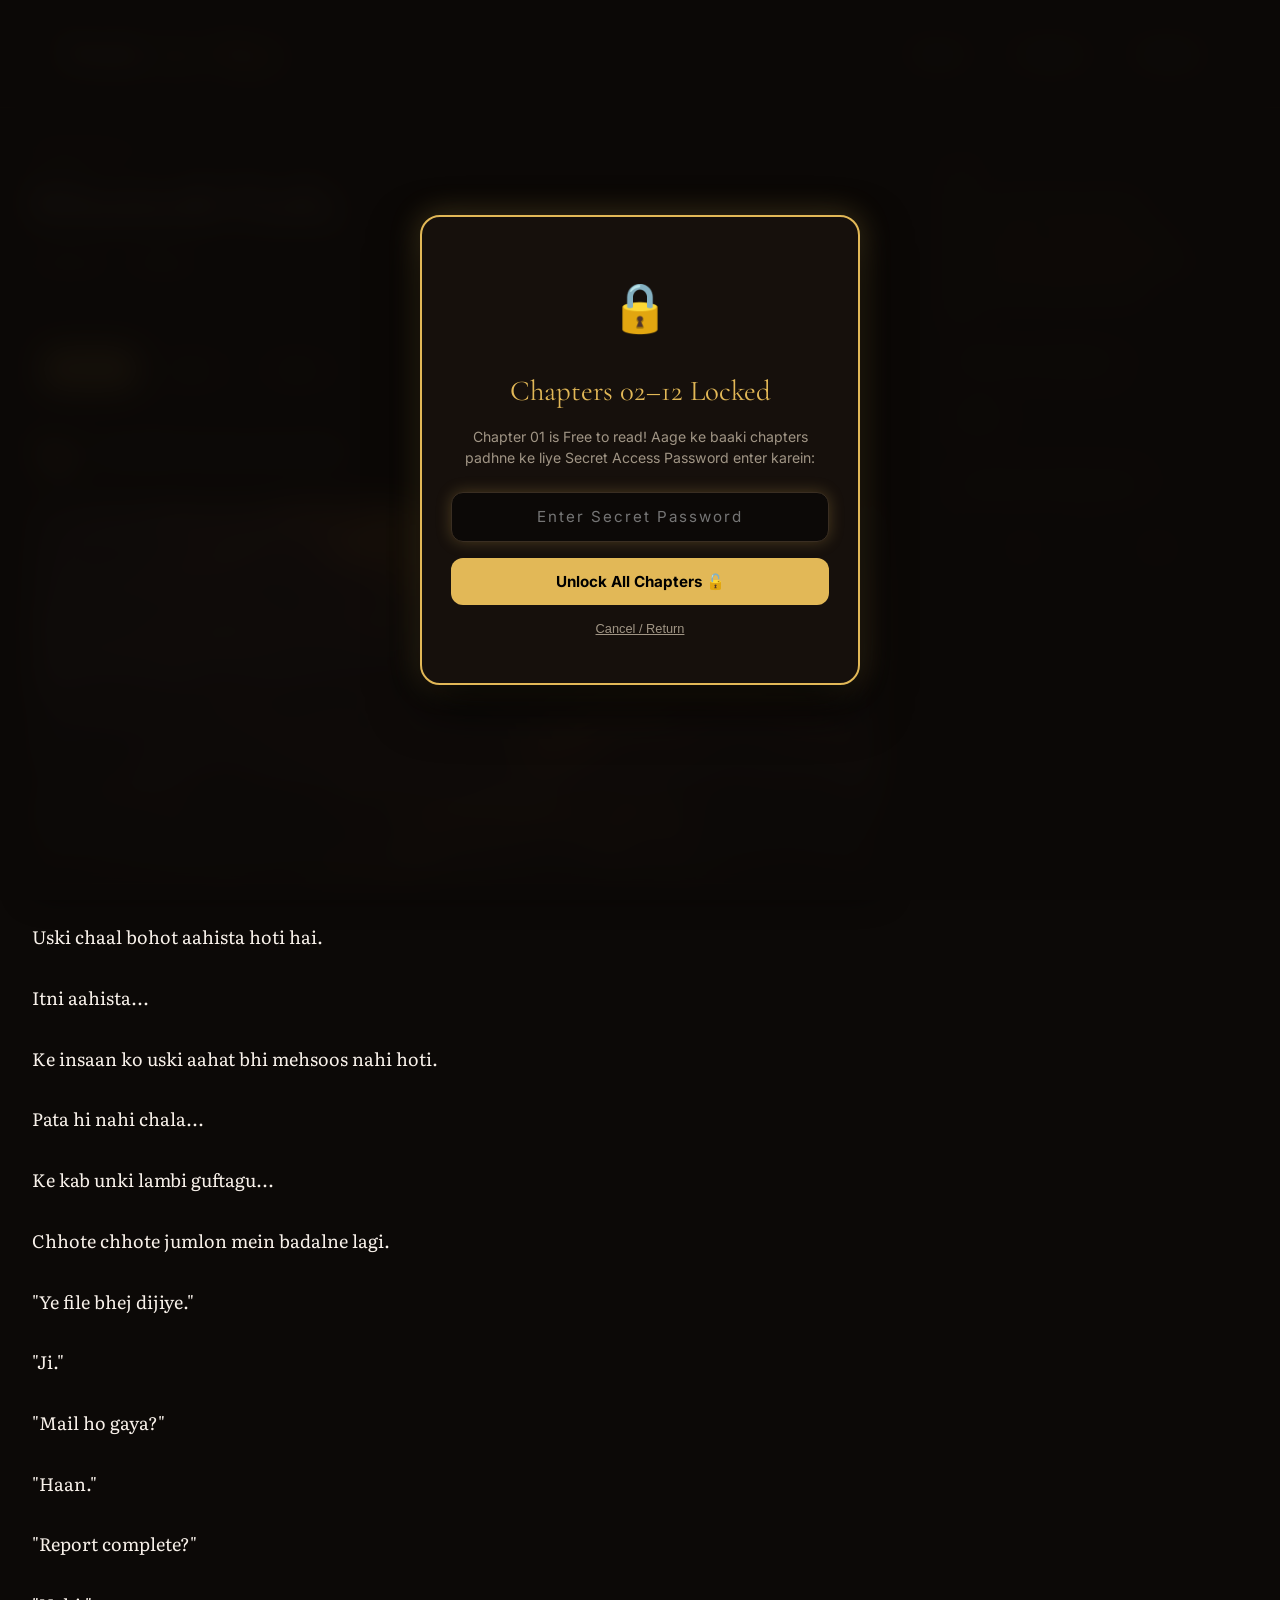
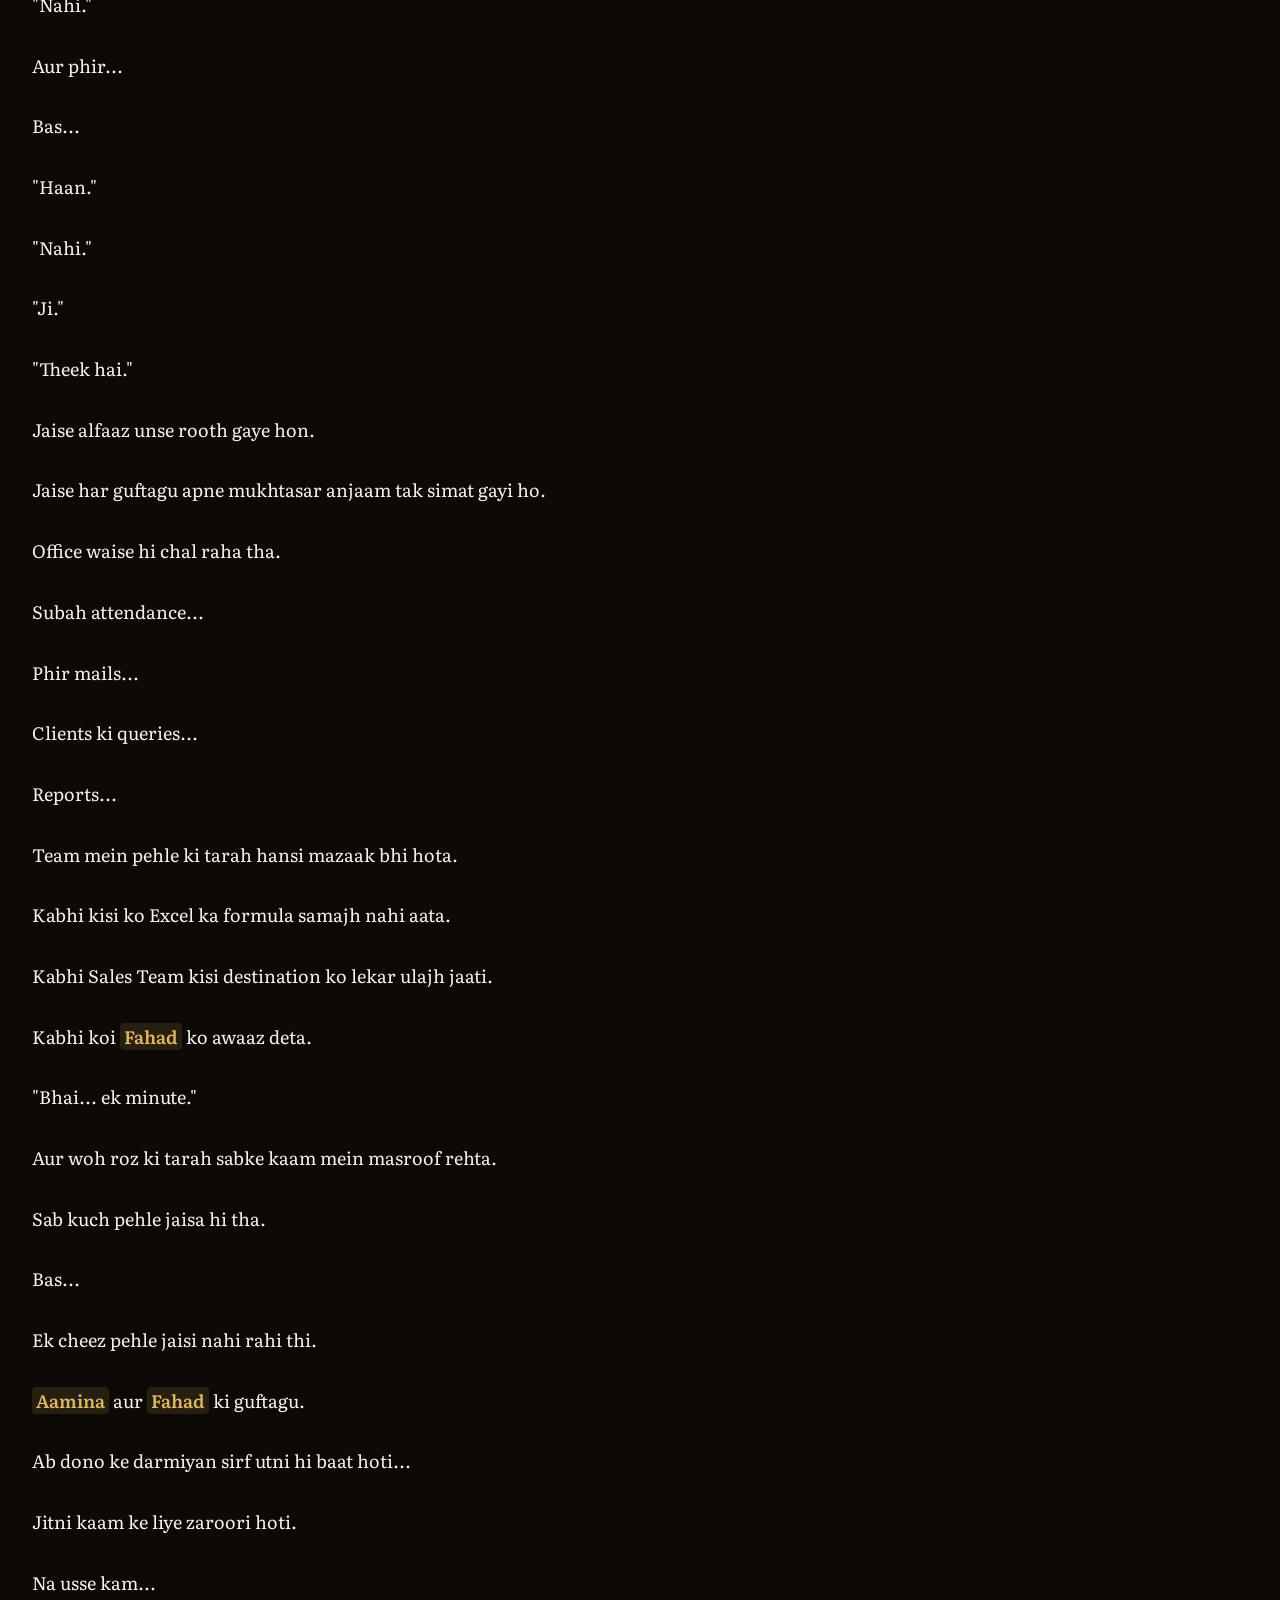
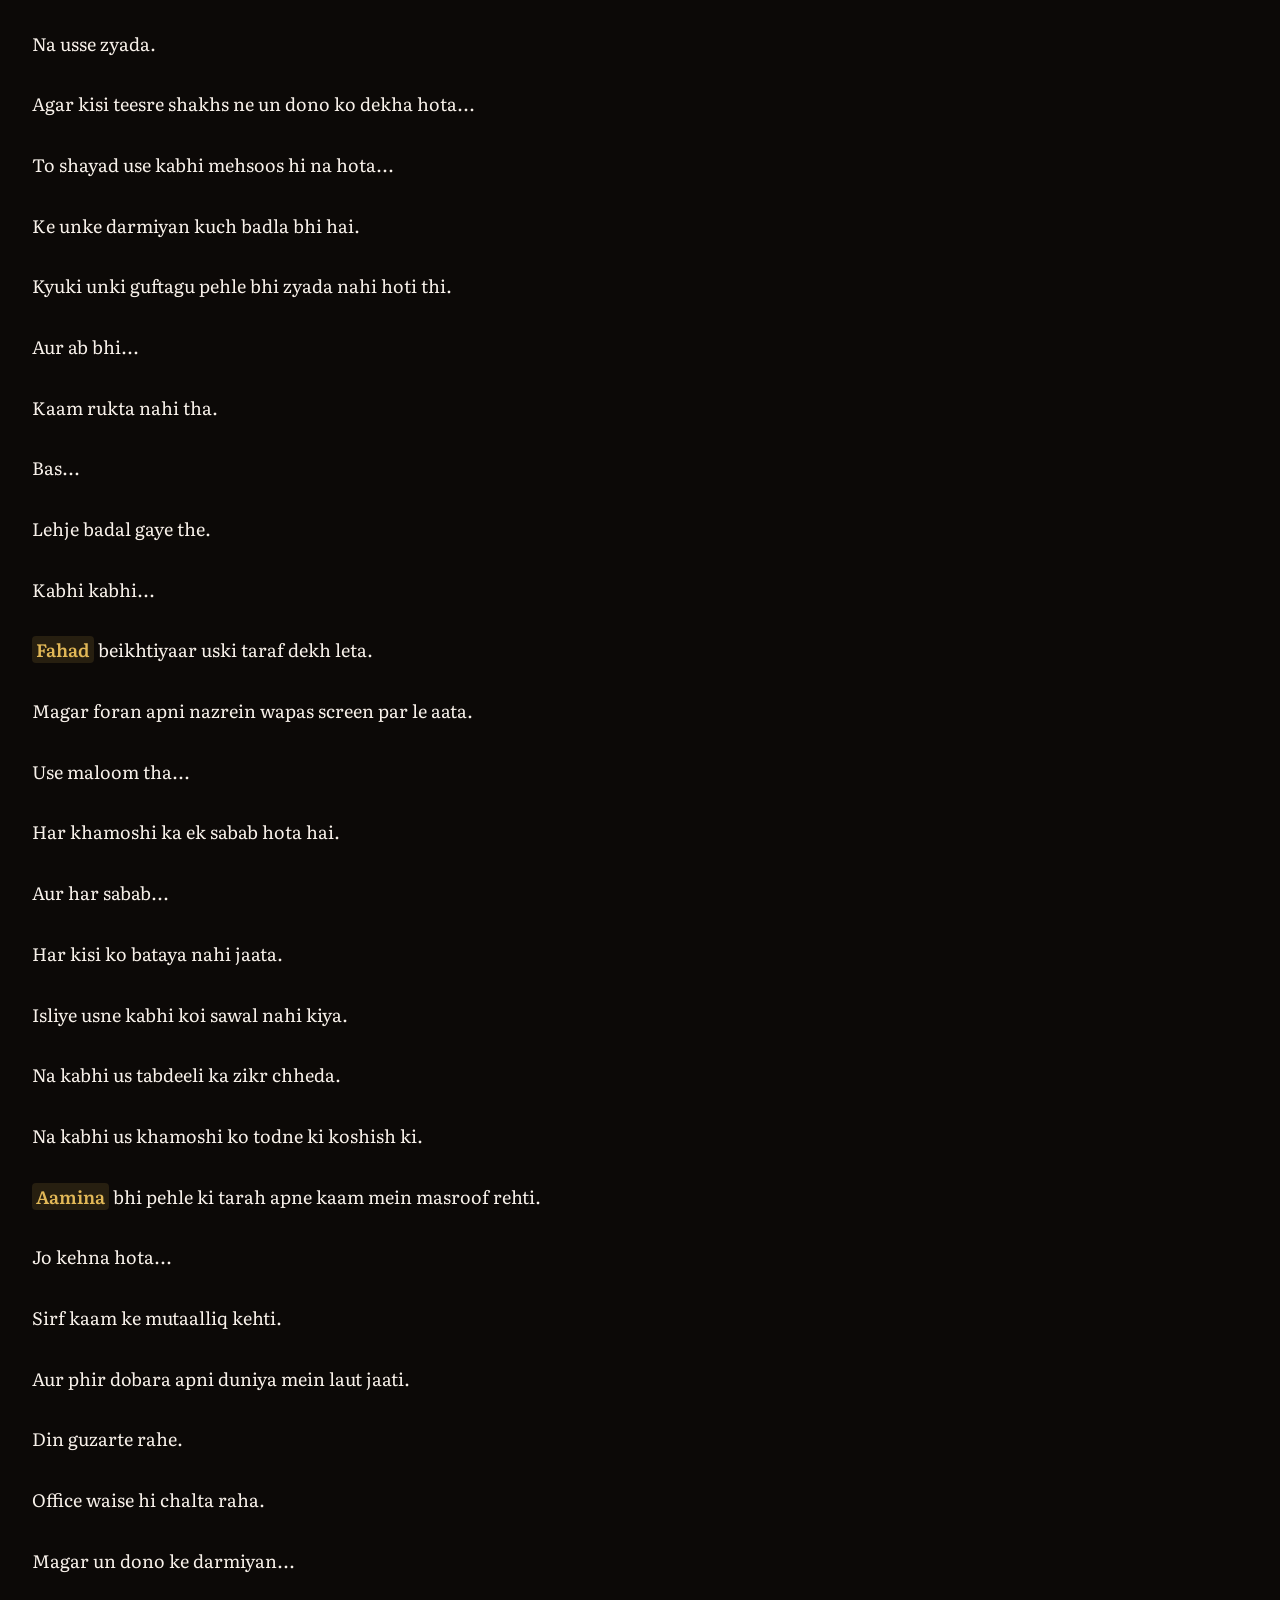
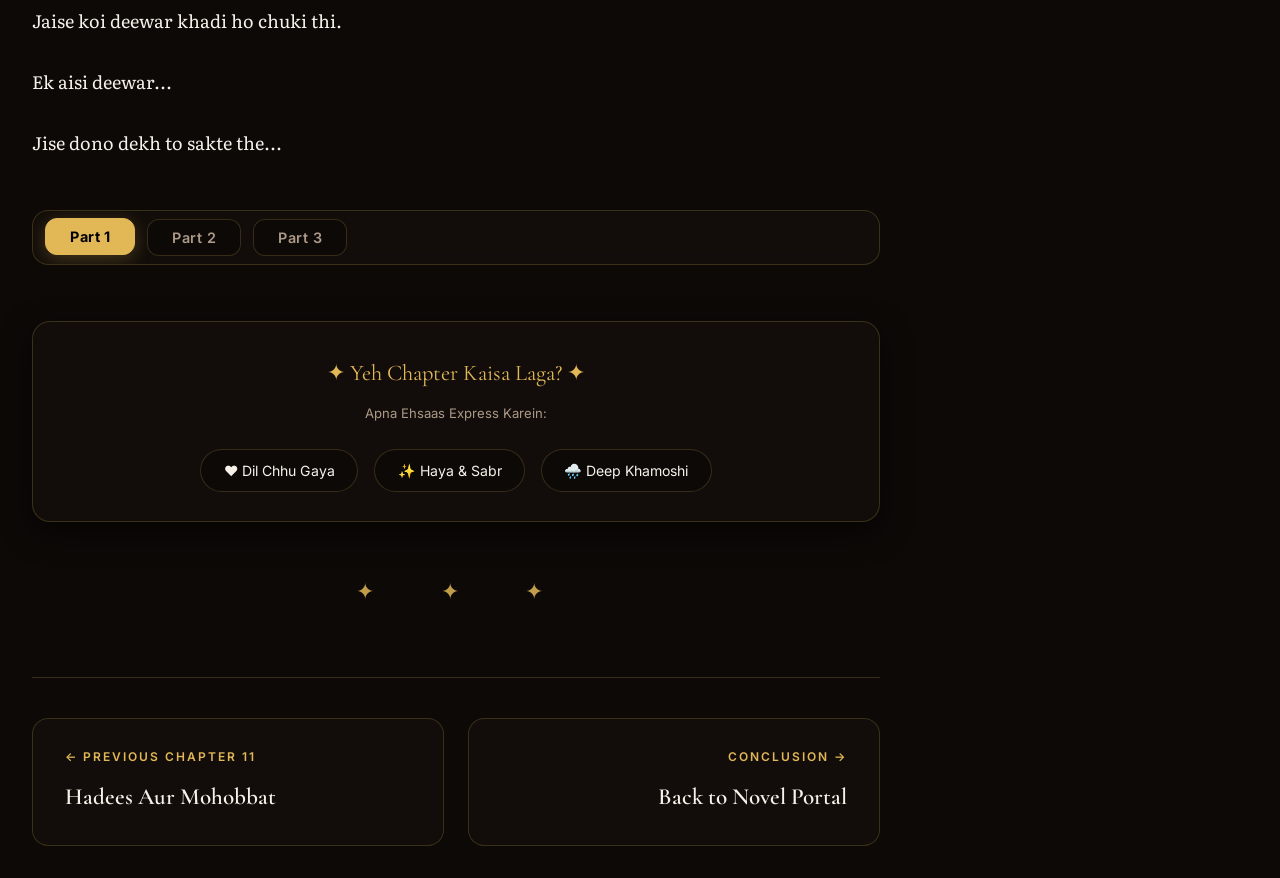
<file: chapter12.html>
<!DOCTYPE html>
<html lang="en">
<head>
    <meta charset="UTF-8">
    <meta name="viewport" content="width=device-width, initial-scale=1.0">
    <title>Chapter 12 — Khamosh Fasla | Parda Aur Mijaz</title>
    
    <!-- OpenGraph & Social Media Tags -->
    <meta property="og:type" content="article">
    <meta property="og:title" content="Chapter 12: Khamosh Fasla — Parda Aur Mijaz">
    <meta property="og:description" content="Read Chapter 12 (Khamosh Fasla) of Parda Aur Mijaz by Mohammad. An Urdu novel of quiet grace and unspoken emotions.">
    <meta property="og:image" content="cover.jpg">
    <meta name="twitter:card" content="summary_large_image">

    <link rel="preconnect" href="https://fonts.googleapis.com">
    <link rel="preconnect" href="https://fonts.gstatic.com" crossorigin>
    <link href="https://fonts.googleapis.com/css2?family=Cormorant+Garamond:ital,wght@0,400;0,600;0,700;1,400;1,600&family=Inter:wght@300;400;500;600&family=Literata:ital,opsz,wght@0,7..72,400;0,7..72,600&family=Noto+Nastaliq+Urdu:wght@400;700&display=swap" rel="stylesheet">
    <link rel="stylesheet" href="chapter.css">
<script>
        (function() {
            var t = localStorage.getItem("selectedTheme") || localStorage.getItem("parda_theme") || "dark";
            var f = localStorage.getItem("selectedFont") || localStorage.getItem("parda_font") || "literata";
            var s = localStorage.getItem("selectedSize") || localStorage.getItem("parda_size") || "medium";
            document.documentElement.setAttribute("data-theme", t);
            document.documentElement.setAttribute("data-font", f);
            document.documentElement.setAttribute("data-size", s);
        })();
    </script>
</head>
<body>

    <!-- TOP READING PROGRESS BAR -->
    <div class="progress-container">
        <div class="progress-bar" id="progress-bar"></div>
    </div>

    <!-- SITE HEADER -->
    <header class="site-header">
        <a href="home.html" class="logo">Parda <span>Aur Mijaz</span></a>
        <div class="header-actions">
            <button class="header-button audio-toggle-btn" onclick="toggleAmbient('calm', this)" title="Soft Calming Music">Sound</button>
            <button class="header-button" id="openChapters">Chapters</button>
            <button class="header-button" id="openSettings">Settings</button>
        </div>
    </header>

    <!-- CHAPTER DRAWER (ALL 12 CHAPTERS) -->
    <div class="chapter-drawer" id="chapterDrawer">
        <div class="drawer-header">
            <h3>Chapters Index</h3>
            <button id="closeChapters">&times;</button>
        </div>
        <div class="drawer-content">
<a href="chapter1.html" class="chapter-link"><span>01</span> Ek Khwaab</a>
<a href="chapter2.html" class="chapter-link"><span>02</span> Dil Ki Tabdeeli</a>
<a href="chapter3.html" class="chapter-link"><span>03</span> Khud Se Jung</a>
<a href="chapter4.html" class="chapter-link"><span>04</span> Be-Khabar Lamhe</a>
<a href="chapter5.html" class="chapter-link"><span>05</span> Khamosh Saturday</a>
<a href="chapter6.html" class="chapter-link"><span>06</span> Ghar Ki Raah</a>
<a href="chapter7.html" class="chapter-link"><span>07</span> Raat Ki Sair</a>
<a href="chapter8.html" class="chapter-link"><span>08</span> Parde Ke Peeche</a>
<a href="chapter9.html" class="chapter-link"><span>09</span> Ehsaas Ka Safar</a>
<a href="chapter10.html" class="chapter-link"><span>10</span> Dil Ke Sawalon Ka Aagaz</a>
<a href="chapter11.html" class="chapter-link"><span>11</span> Hadees Aur Mohobbat</a>
<a href="chapter12.html" class="chapter-link active"><span>12</span> Khamosh Fasla</a>
        </div>
    </div>

    <!-- SETTINGS PANEL -->
    <div class="settings-panel" id="settingsPanel">
        <div class="settings-header">
            <h3>Reading Settings</h3>
            <button id="closeSettings">&times;</button>
        </div>
        
        <div class="setting-group">
            <label>Theme Style</label>
            <div class="theme-grid">
                <button onclick="applyTheme('dark')">Dark</button>
                <button onclick="applyTheme('oled')">OLED Black</button>
                <button onclick="applyTheme('cream')">Cream</button>
                <button onclick="applyTheme('midnight')">Midnight</button>
                <button onclick="applyTheme('emerald')">Emerald</button>
            </div>
        </div>

        <div class="setting-group">
            <label>Font Family</label>
            <button class="font-option" onclick="applyFont('literata')">Literata (Classic)</button>
            <button class="font-option" onclick="applyFont('inter')">Inter (Modern Sans)</button>
            <button class="font-option" onclick="applyFont('nastaliq')">Urdu Nastaliq</button>
        </div>

        <div class="setting-group">
            <label>Text Size</label>
            <div class="size-buttons">
                <button onclick="applySize('small')">Small</button>
                <button onclick="applySize('medium')">Medium</button>
                <button onclick="applySize('large')">Large</button>
            </div>
        </div>
    </div>

    <!-- OVERLAY -->
    <div class="settings-overlay" id="settingsOverlay"></div>

    <!-- MAIN CONTENT & SIDEBAR WRAPPER -->
    <div class="chapter-wrapper">
        <main class="chapter-main-content">
            <div class="chapter-header">
                <span class="chapter-badge">Chapter 12</span>
                <h1 class="chapter-title">Khamosh Fasla</h1>
                <div class="chapter-meta">
                    <span id="read-time">Calculating...</span>
                    <span id="word-count">Calculating...</span>
                </div>
            </div>

            <!-- TOP PART SWITCHER TABS -->
<div class="part-tabs-container">
    <button class="part-tab active" onclick="switchPart(1)">Part 1</button><button class="part-tab" onclick="switchPart(2)">Part 2</button><button class="part-tab" onclick="switchPart(3)">Part 3</button>
</div>

            <!-- STORY BODY CONTENT -->
            <article class="story-body">
<div id="part-1" class="part-content active" style="display: block;">
<p class="drop-cap">Waqt kabhi ek jaisa nahi rehta.</p>
<figure class="novel-emotion-card">
    <div class="novel-emotion-card-wrapper">
        <img src="super44.jpg" alt="✦ Nayi Subah ✦" loading="lazy">
        <div class="novel-emotion-card-overlay"></div>
        <div class="novel-emotion-card-caption">✦ Nayi Subah ✦</div>
    </div>
</figure>
<p>Uski chaal bohot aahista hoti hai.</p>
<p>Itni aahista...</p>
<p>Ke insaan ko uski aahat bhi mehsoos nahi hoti.</p>
<p>Pata hi nahi chala...</p>
<p>Ke kab unki lambi guftagu...</p>
<p>Chhote chhote jumlon mein badalne lagi.</p>
<p>"Ye file bhej dijiye."</p>
<p>"Ji."</p>
<p>"Mail ho gaya?"</p>
<p>"Haan."</p>
<p>"Report complete?"</p>
<p>"Nahi."</p>
<p>Aur phir...</p>
<p>Bas...</p>
<p>"Haan."</p>
<p>"Nahi."</p>
<p>"Ji."</p>
<p>"Theek hai."</p>
<p>Jaise alfaaz unse rooth gaye hon.</p>
<p>Jaise har guftagu apne mukhtasar anjaam tak simat gayi ho.</p>
<p>Office waise hi chal raha tha.</p>
<p>Subah attendance...</p>
<p>Phir mails...</p>
<p>Clients ki queries...</p>
<p>Reports...</p>
<p>Team mein pehle ki tarah hansi mazaak bhi hota.</p>
<p>Kabhi kisi ko Excel ka formula samajh nahi aata.</p>
<p>Kabhi Sales Team kisi destination ko lekar ulajh jaati.</p>
<p>Kabhi koi Fahad ko awaaz deta.</p>
<p>"Bhai... ek minute."</p>
<p>Aur woh roz ki tarah sabke kaam mein masroof rehta.</p>
<p>Sab kuch pehle jaisa hi tha.</p>
<p>Bas...</p>
<p>Ek cheez pehle jaisi nahi rahi thi.</p>
<p>Aamina aur Fahad ki guftagu.</p>
<p>Ab dono ke darmiyan sirf utni hi baat hoti...</p>
<p>Jitni kaam ke liye zaroori hoti.</p>
<p>Na usse kam...</p>
<p>Na usse zyada.</p>
<p>Agar kisi teesre shakhs ne un dono ko dekha hota...</p>
<p>To shayad use kabhi mehsoos hi na hota...</p>
<p>Ke unke darmiyan kuch badla bhi hai.</p>
<p>Kyuki unki guftagu pehle bhi zyada nahi hoti thi.</p>
<p>Aur ab bhi...</p>
<p>Kaam rukta nahi tha.</p>
<p>Bas...</p>
<p>Lehje badal gaye the.</p>
<p>Kabhi kabhi...</p>
<p>Fahad beikhtiyaar uski taraf dekh leta.</p>
<p>Magar foran apni nazrein wapas screen par le aata.</p>
<p>Use maloom tha...</p>
<p>Har khamoshi ka ek sabab hota hai.</p>
<p>Aur har sabab...</p>
<p>Har kisi ko bataya nahi jaata.</p>
<p>Isliye usne kabhi koi sawal nahi kiya.</p>
<p>Na kabhi us tabdeeli ka zikr chheda.</p>
<p>Na kabhi us khamoshi ko todne ki koshish ki.</p>
<p>Aamina bhi pehle ki tarah apne kaam mein masroof rehti.</p>
<p>Jo kehna hota...</p>
<p>Sirf kaam ke mutaalliq kehti.</p>
<p>Aur phir dobara apni duniya mein laut jaati.</p>
<p>Din guzarte rahe.</p>
<p>Office waise hi chalta raha.</p>
<p>Magar un dono ke darmiyan...</p>
<p>Jaise koi deewar khadi ho chuki thi.</p>
<p>Ek aisi deewar...</p>
<p>Jise dono dekh to sakte the...</p>

</div>

<div id="part-2" class="part-content" style="display: none;">
<p>Magar gira nahi sakte the.</p>
<figure class="novel-emotion-card">
    <div class="novel-emotion-card-wrapper">
        <img src="super45.jpg" alt="✦ Umeed Ka Suraj ✦" loading="lazy">
        <div class="novel-emotion-card-overlay"></div>
        <div class="novel-emotion-card-caption">✦ Umeed Ka Suraj ✦</div>
    </div>
</figure>
<p>Na Fahad ne kabhi is tabdeeli ka sabab poochha.</p>
<p>Na Aamina ne kabhi koi wajah batayi.</p>
<p>Dono ne bas...</p>
<p>Is khamoshi ko qabool kar liya.</p>
<p>Aur kabhi kabhi...</p>
<p>Khamoshi hi woh baat keh deti hai...</p>
<p>Jo alfaaz saari zindagi nahi keh paate.</p>
<p>ek din...</p>
<p>Subah ki meeting khatam hote hi Fahad ne ek report tayyar ki.</p>
<p>Usne report Aamina ko bheji .</p>
<p>"Ye final report hai."</p>
<p>Aamina ne sirf ek nazar daali.</p>
<p>"Theek hai."</p>
<p>Bas itna hi.</p>
<p>Na pehle ki tarah...</p>
<p>"Thanks."</p>
<p>Na...</p>
<p>"Main check kar leti hoon."</p>
<p>Sirf...</p>
<p>"Theek hai."</p>
<p>Kabhi kabhi...</p>
<p>Office mein aise lamhe bhi aate...</p>
<p>Jab poori team ek saath hans padti.</p>
<p>Koi purana qissa chhed deta.</p>
<p>Koi kisi ki taang kheench deta.</p>
<p>Aur kuch der ke liye poora floor hansi se bhar jaata.</p>
<p>Fahad bhi muskurata tha.</p>
<p>Aamina bhi kabhi kabhi halki si muskurati thi.</p>
<p>Magar...</p>
<p>Ab un dono ki muskurahaton ka ek doosre se koi ta'alluq nahi raha tha.</p>
<p>Din guzarte gaye.</p>
<p>Kaam bhi hota raha.</p>
<p>Meetings bhi.</p>
<p>Reports bhi.</p>
<p>Sab kuch waise hi tha...</p>
<p>Jaise kuch badla hi na ho.</p>
<p>Magar Fahad jaanta tha...</p>
<p>Sab badal chuka hai.</p>
<p>Aur Aamina bhi...</p>
<p>Shayad ye baat usse zyada achhi tarah jaanti thi.</p>
<p>Kabhi kabhi...</p>
<p>Fahad beikhtiyaar kisi baat ke liye uski taraf dekh leta.</p>
<p>Lekin agle hi lamhe...</p>
<p>Khud hi apni nazrein hata leta.</p>
<p>Ab usne umeed karna bhi chhod diya tha...</p>
<p>Ke shayad sab pehle jaisa ho jayega.</p>
<p>Kuch khamoshiyan...</p>
<p>Wapas alfaaz tak nahi lautti.</p>
<p>Aur kuch fasle...</p>
<p>Sirf qadam badhane se khatam nahi hote.</p>
<p>Isi tarah...</p>
<p>Mahine guzarte gaye.</p>
<p>Bas...</p>
<p>"Haan."</p>
<p>"Naa."</p>
<p>"Ji."</p>
<p>"Theek hai."</p>
<p>Yehi alfaaz un dono ke darmiyan reh gaye.</p>
<p>Magar...</p>
<p>Kahani yahin khatam nahi hoti.</p>
<p>Ajeeb baat to uske baad shuru hui.</p>
<p>Fahad ne kai martaba mehsoos kiya...</p>
<p>Ke Aamina uski taraf dekh rahi hai.</p>
<p>Jab woh kisi file mein masroof hota...</p>
<p>Ya computer ki screen par nazrein jamaaye baitha hota...</p>
<p>Use beikhtiyaar ehsaas hota...</p>
<p>Jaise koi usse dekh raha ho.</p>

</div>

<div id="part-3" class="part-content" style="display: none;">
<p>Aur jab woh apni nazar uthata...</p>
<figure class="novel-emotion-card">
    <div class="novel-emotion-card-wrapper">
        <img src="super46.jpg" alt="✦ Khatam-e-Safar ✦" loading="lazy">
        <div class="novel-emotion-card-overlay"></div>
        <div class="novel-emotion-card-caption">✦ Khatam-e-Safar ✦</div>
    </div>
</figure>
<p>To Aamina foran apni nazrein pher leti.</p>
<p>Pehli baar usne ise ittefaq samjha.</p>
<p>Doosri baar bhi.</p>
<p>Magar jab ye silsila baar baar dohraya gaya...</p>
<p>To usne samajh liya...</p>
<p>Ke ye sirf ittefaq nahi tha.</p>
<p>Kabhi kabhi...</p>
<p>Aamina ki nazrein bhi Fahad ki nazron se takra jaati.</p>
<p>Magar sirf chand lamhon ke liye.</p>
<p>Aur phir...</p>
<p>Woh foran apni palken jhuka leti.</p>
<p>Na Fahad mein itni himmat thi...</p>
<p>Ke der tak uski aankhon mein dekh sake.</p>
<p>Na Aamina mein.</p>
<p>Bas...</p>
<p>Ek pal ke liye nazrein milti.</p>
<p>Aur agle hi pal...</p>
<p>Dono apni apni duniya mein laut jaate.</p>
<p>Lekin...</p>
<p>Un chand lamhon mein...</p>
<p>Na jaane kitni ankahi baatein guzar jaati thin.</p>
<p>Arsa guzar chuka tha.</p>
<p>Lekin na woh pehle jaisi guftagu baaqi rahi...</p>
<p>Na woh pehle jaisi be-takallufi.</p>
<p>Aakhir...</p>
<p>Aisa kya hua tha?</p>
<p>Kis cheez ne un dono ke darmiyan itna faasla paida kar diya?</p>
<p>Aaj bhi...</p>
<p>Jab Fahad un dinon ko yaad karta hai...</p>
<p>To uske zehan mein yehi sawal ubharta hai.</p>
<p>Na koi jhagda hua.</p>
<p>Na koi shikayat.</p>
<p>Na kabhi koi unchi awaaz.</p>
<p>Phir bhi...</p>
<p>Do log...</p>
<p>Jo roz ek doosre se khul kar baat karte the...</p>
<p>Ek din sirf...</p>
<p>"Haan."</p>
<p>"Naa."</p>
<p>Aur...</p>
<p>"Ji."</p>
<p>Tak kaise simat gaye?</p>
<p>Shayad...</p>
<p>Har kahani ka dushman koi insaan nahi hota.</p>
<p>Kabhi...</p>
<p>Waqt.</p>
<p>Kabhi...</p>
<p>Halaat.</p>
<p>Aur kabhi...</p>
<p>Ek aisi khamoshi...</p>
<p>Jo dheere dheere do dhadakte dilon ke darmiyan utar jaati hai.</p>
<p>Aur jab khamoshi bolna shuru kar de...</p>
<p>To alfaaz...</p>
<p>Apni ahmiyat kho dete hain.</p>
<p>hayad...</p>
<p>Har kahani ka ek mod hota hai.</p>
<p>Hamari kahani ka bhi tha.</p>
<p>Farq sirf itna tha...</p>
<p>Ke us mod par na kisi ne awaaz di...</p>
<p>Na kisi ne rukne ko kaha.</p>
<p>Bas...</p>
<p>Do log...</p>
<p>Ek hi daftar mein rehte hue bhi...</p>
<p>Ek doosre se bohot door chale gaye.</p>
<p>Aur uss doori ki wajah...</p>
<p>Abhi baaqi thi.</p>

</div>
            </article>

            <!-- BOTTOM PART SWITCHER TABS -->
<div class="part-tabs-container bottom-part-tabs">
    <button class="part-tab active" onclick="switchPart(1)">Part 1</button><button class="part-tab" onclick="switchPart(2)">Part 2</button><button class="part-tab" onclick="switchPart(3)">Part 3</button>
</div>

            <!-- CHAPTER BOTTOM NAVIGATION -->
            <div class="chapter-reactions-widget">
    <div class="reaction-title">✦ Yeh Chapter Kaisa Laga? ✦</div>
    <div class="reaction-subtitle">Apna Ehsaas Express Karein:</div>
    <div class="reaction-btn-group">
        <button class="reaction-btn" onclick="reactToChapter('dil', this)">❤️ Dil Chhu Gaya</button>
        <button class="reaction-btn" onclick="reactToChapter('haya', this)">✨ Haya & Sabr</button>
        <button class="reaction-btn" onclick="reactToChapter('khamoshi', this)">🌧️ Deep Khamoshi</button>
    </div>
</div>
            <div class="scene-break">✦ &nbsp; ✦ &nbsp; ✦</div>
            <nav class="chapter-nav-footer">
<a href="chapter11.html" class="chapter-nav-card prev">
    <small>&larr; Previous Chapter 11</small>
    <strong>Hadees Aur Mohobbat</strong>
</a>
<a href="home.html" class="chapter-nav-card next">
    <small>Conclusion &rarr;</small>
    <strong>Back to Novel Portal</strong>
</a>
            </nav>
        </main>

        <aside class="chapter-sidebar">
            <div class="sticky-sidebar-card">
                <div class="sidebar-quote-box">
                    "Har kehani parde ke peeche se shuru hoti hai... Har khamoshi ke peeche ek gehra mizaj hota hai."
                </div>

                <div>
                    <div class="sidebar-widget-title">Reading Progress</div>
                    <div style="font-size: 2rem; font-family:'Cormorant Garamond', serif; color: var(--accent-gold);" id="sidebar-scroll-percent">0%</div>
                </div>

                <div>
                    <div class="sidebar-widget-title">Character Mentions</div>
                    <div class="stats-grid">
                        <div class="stat-box">
                            <span class="stat-num" id="fahad-mentions">0</span>
                            <span class="stat-lbl">Fahad</span>
                        </div>
                        <div class="stat-box">
                            <span class="stat-num" id="aamina-mentions">0</span>
                            <span class="stat-lbl">Aamina</span>
                        </div>
                    </div>
                </div>

                <button id="backToTopBtn" class="back-to-top-btn" onclick="scrollToTop()">&uarr; Top</button>
            </div>
        </aside>
    </div>

    <script src="chapter.js"></script>
    <script>
        localStorage.setItem("last_read_chapter", "chapter12.html");
        localStorage.setItem("last_read_title", "Chapter 12 — Khamosh Fasla");
    </script>
</body>
</html>
</file>
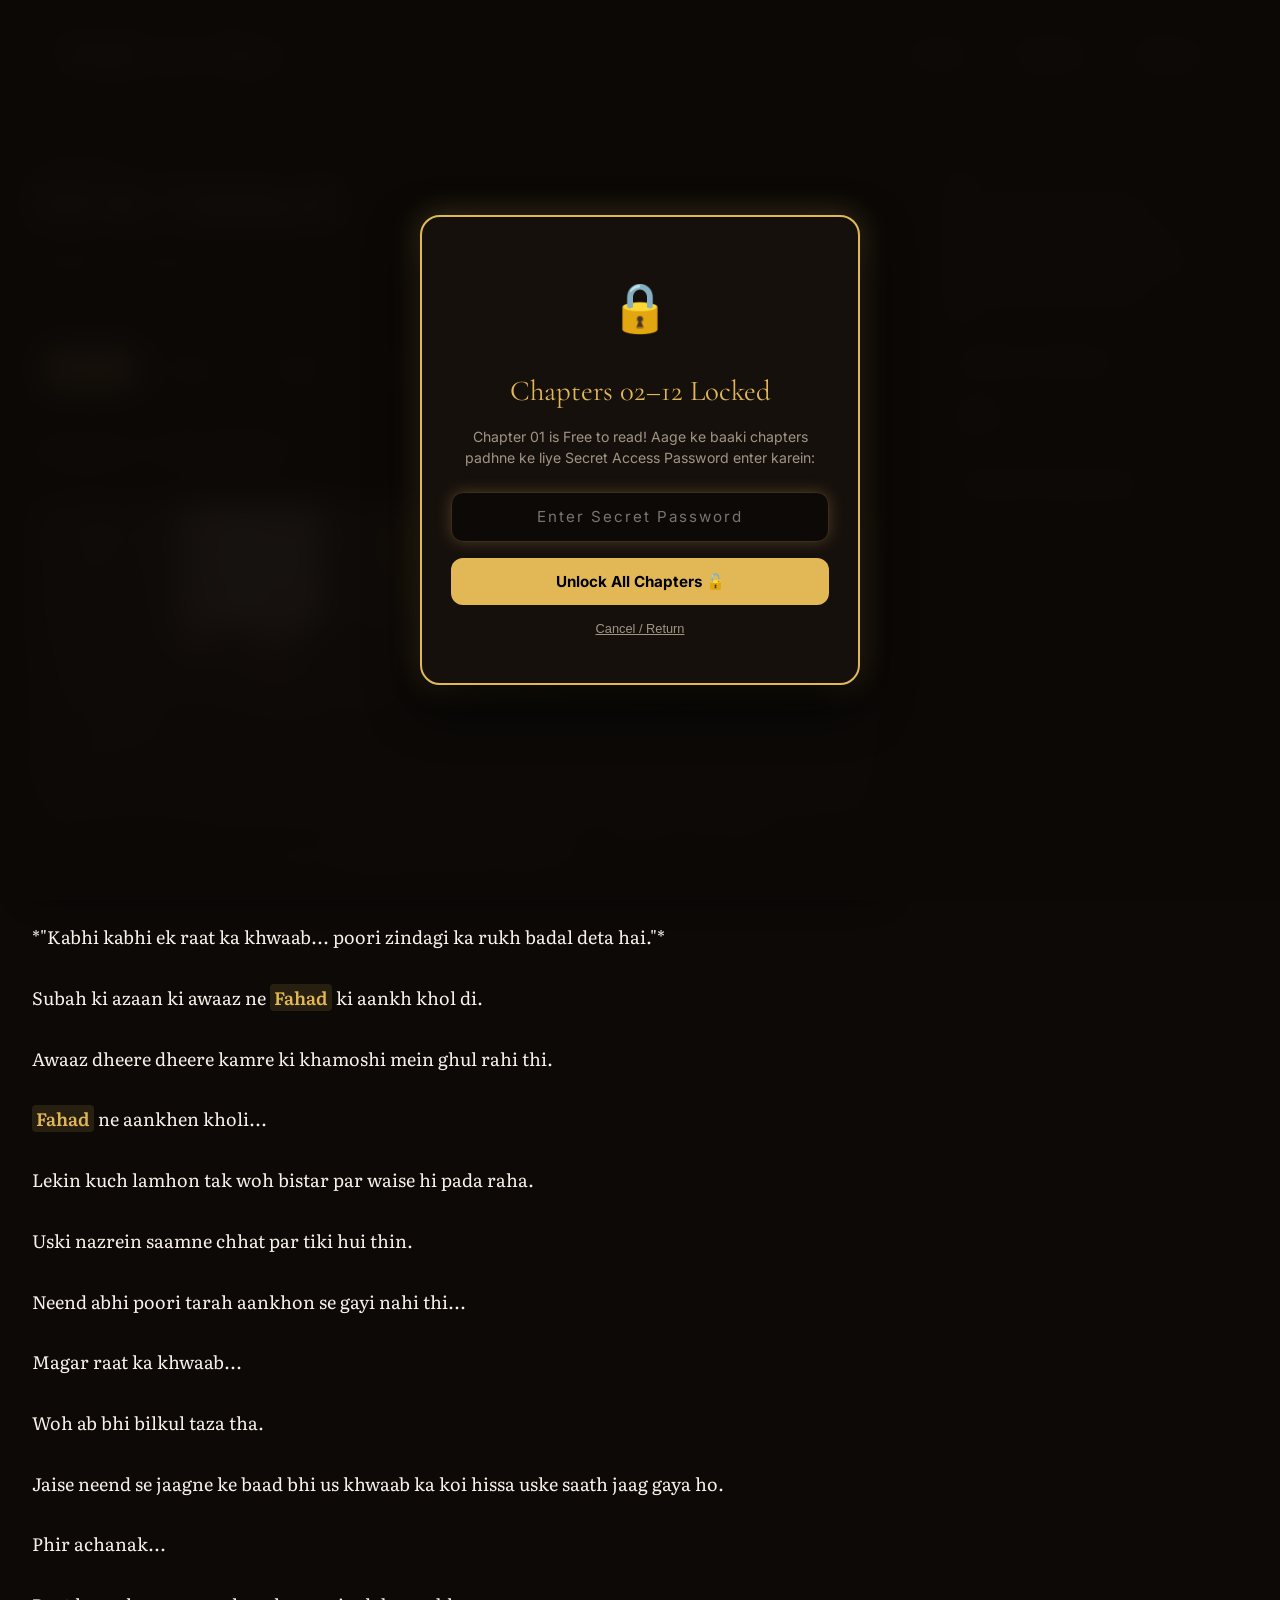
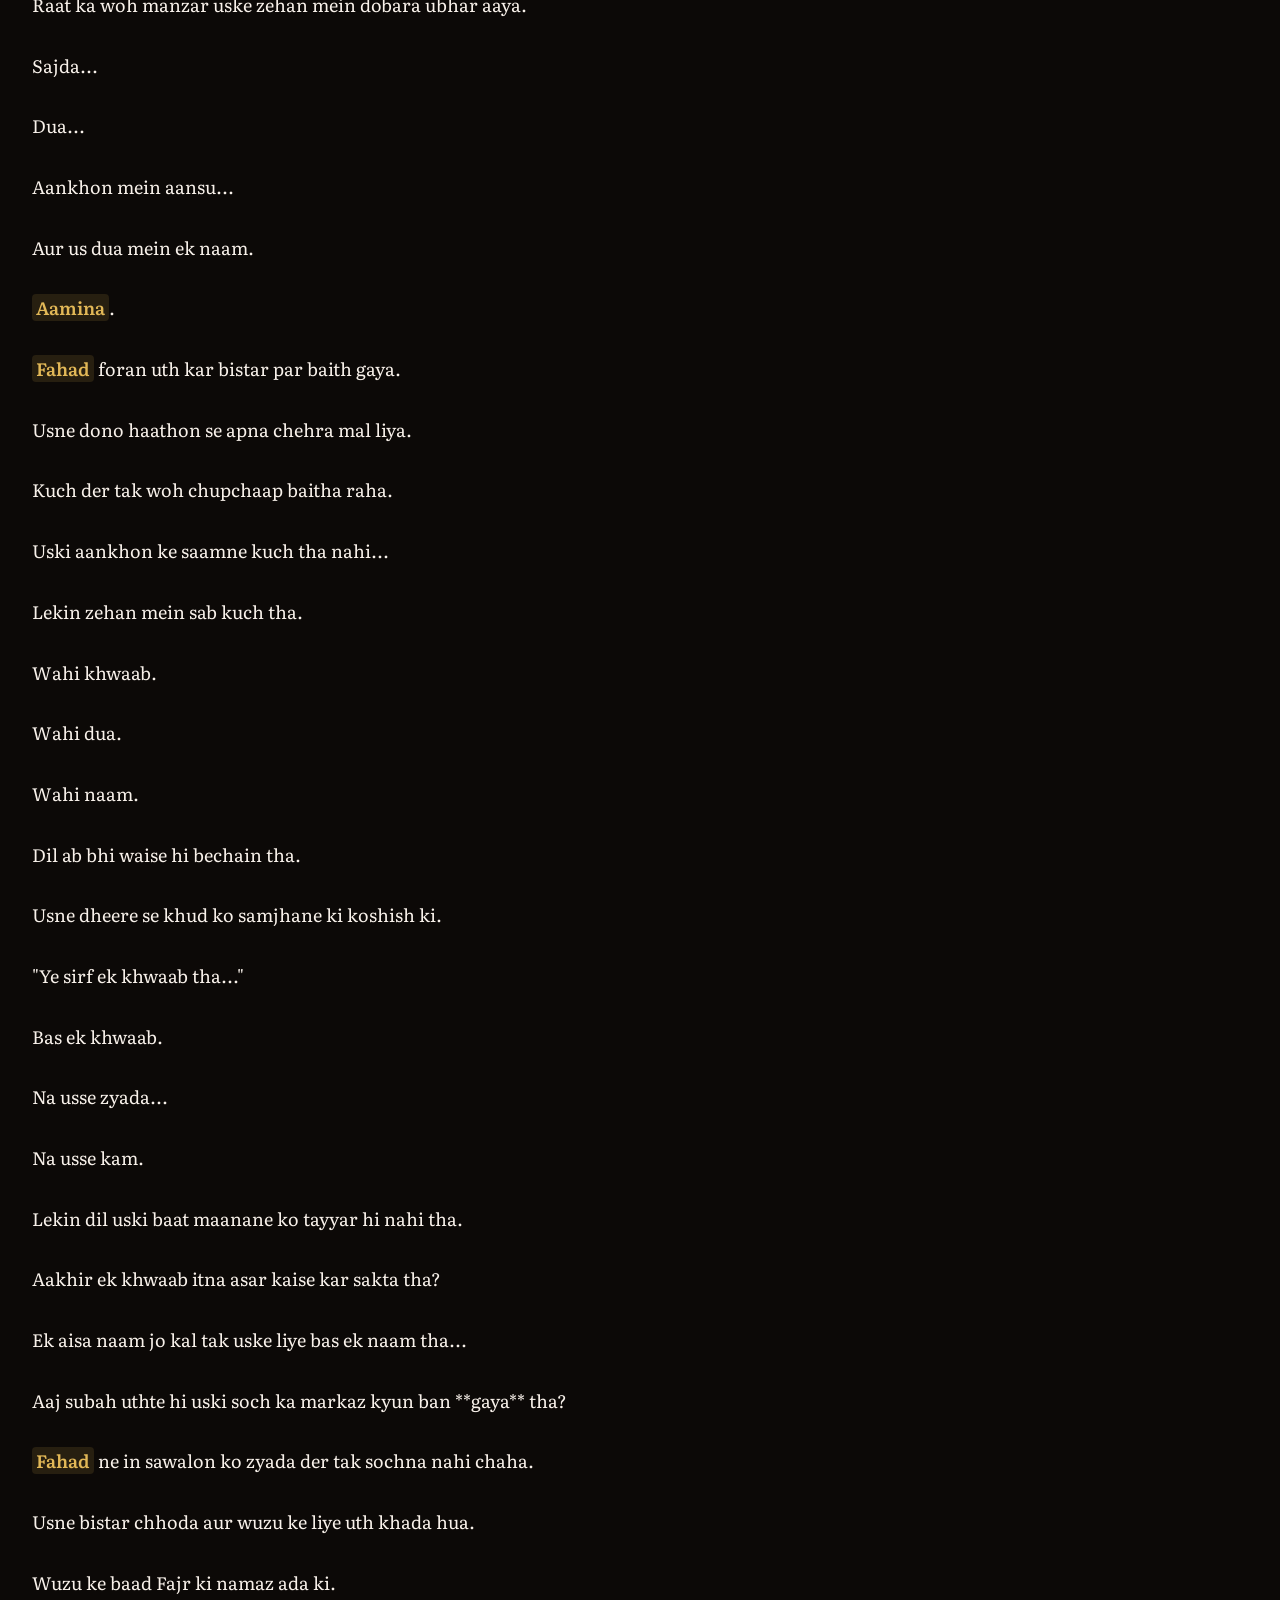
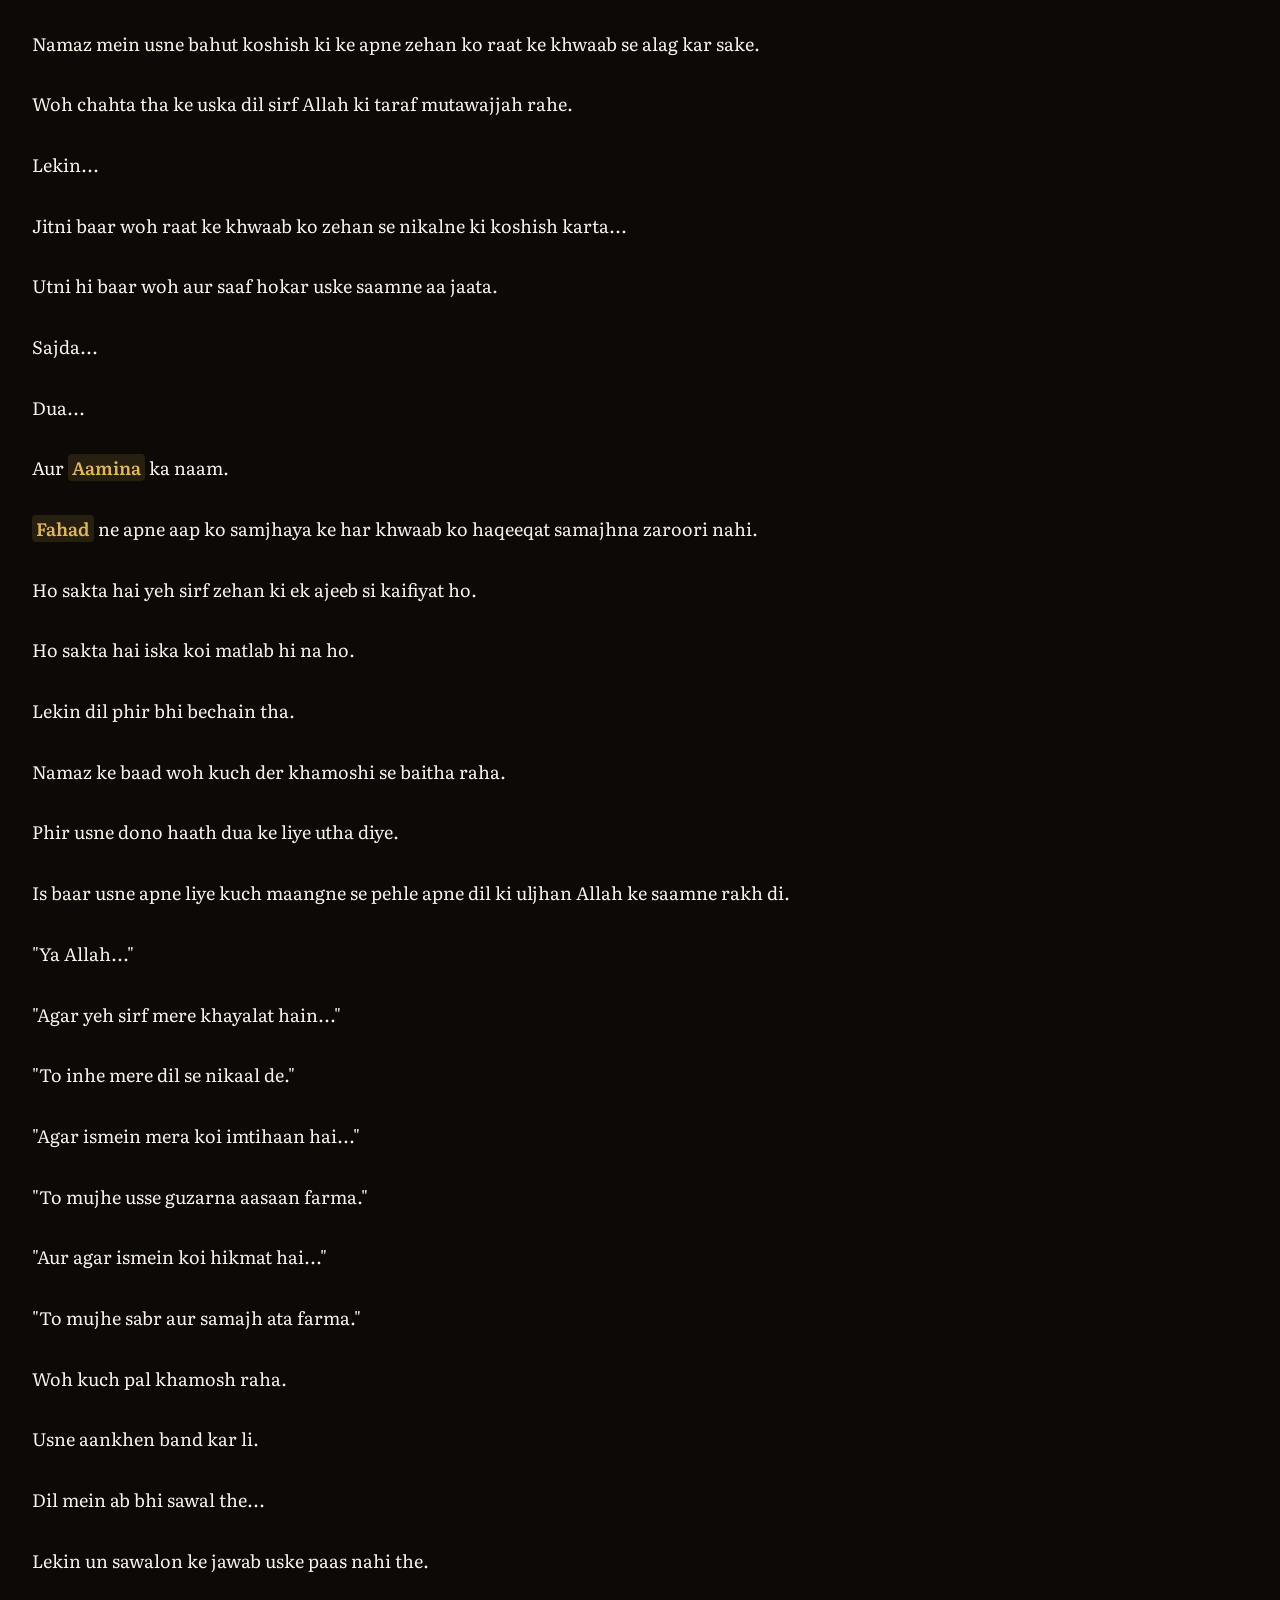
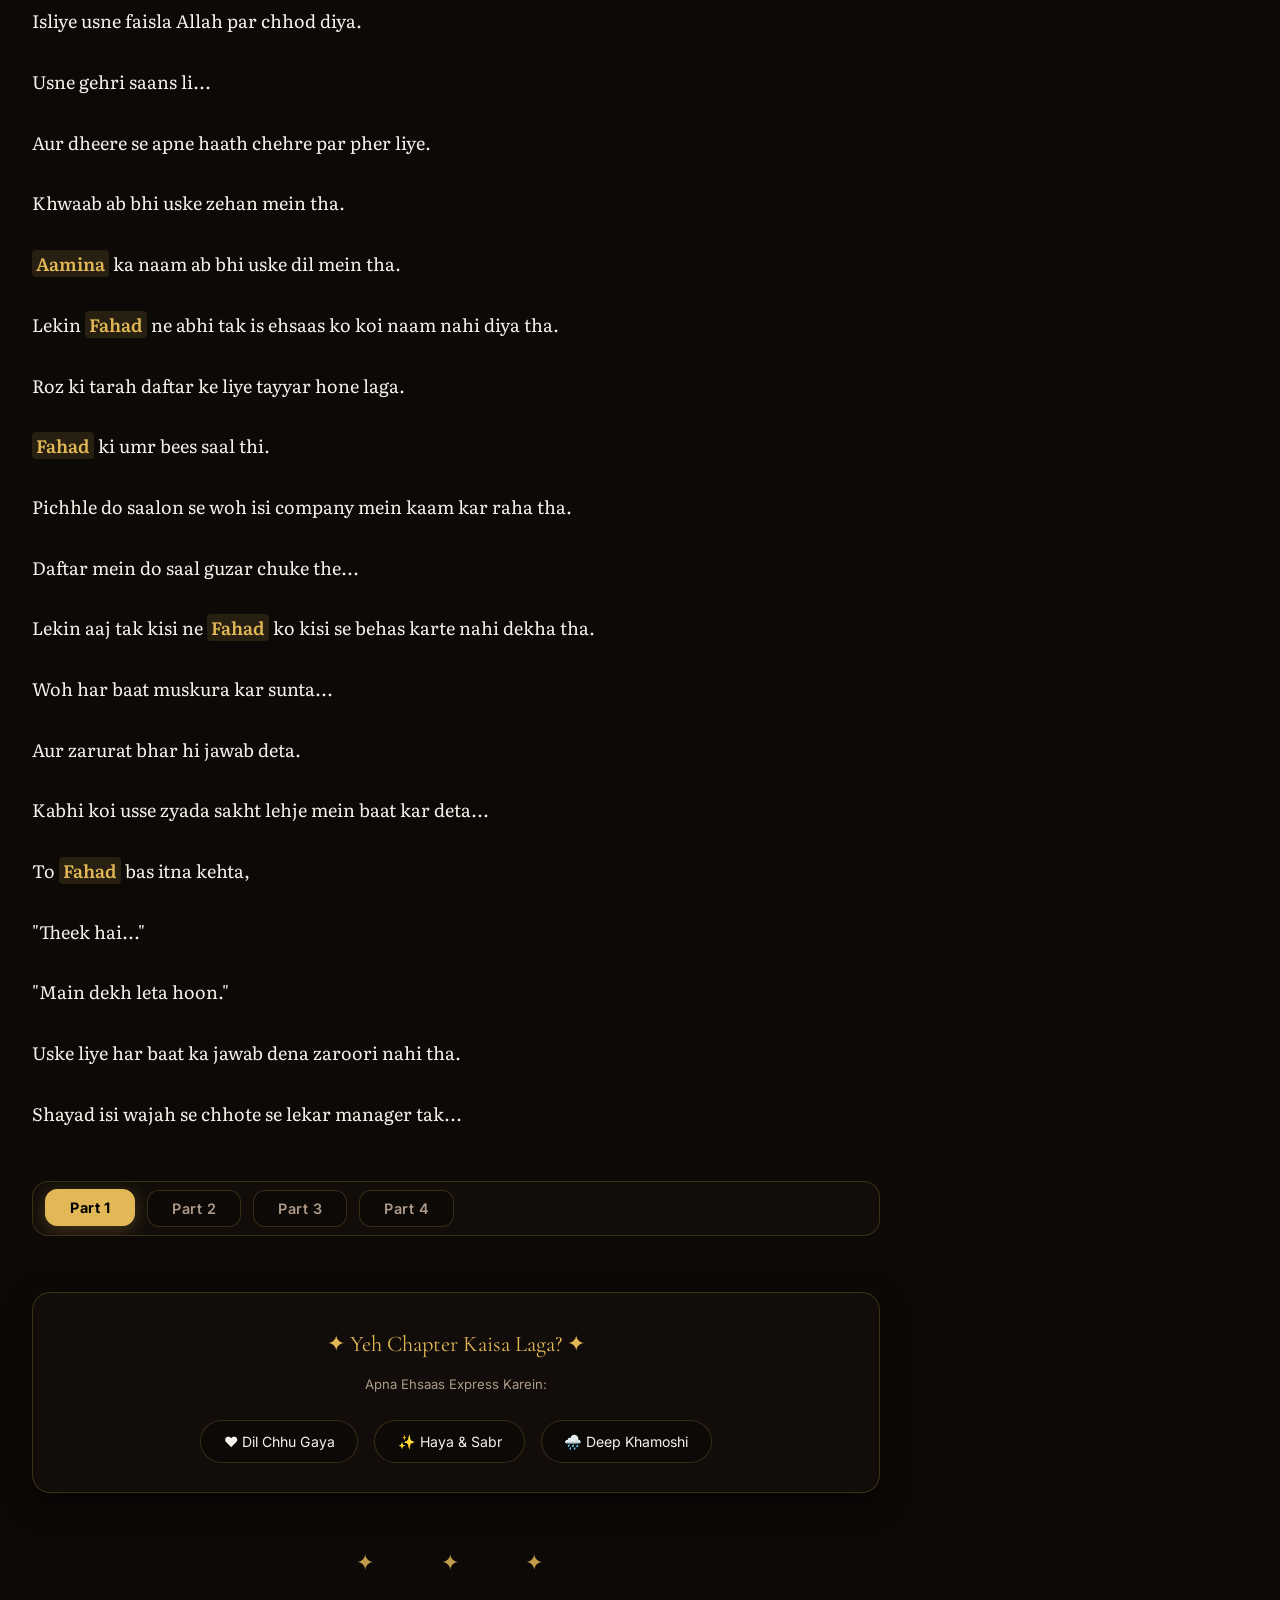
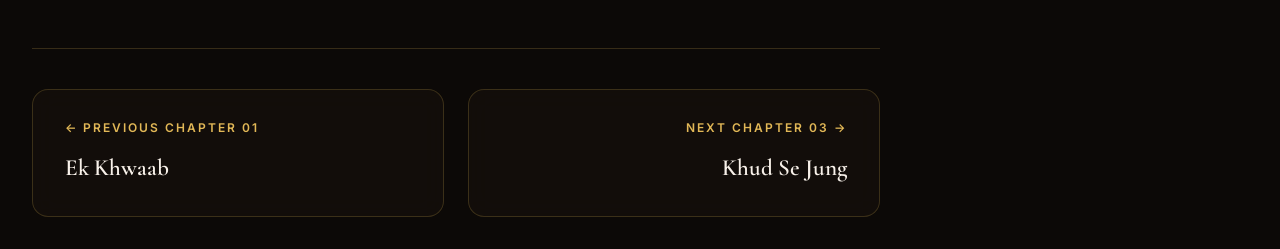
<file: chapter2.html>
<!DOCTYPE html>
<html lang="en">
<head>
    <meta charset="UTF-8">
    <meta name="viewport" content="width=device-width, initial-scale=1.0">
    <title>Chapter 02 — Dil Ki Tabdeeli | Parda Aur Mijaz</title>
    
    <!-- OpenGraph & Social Media Tags -->
    <meta property="og:type" content="article">
    <meta property="og:title" content="Chapter 02: Dil Ki Tabdeeli — Parda Aur Mijaz">
    <meta property="og:description" content="Read Chapter 02 (Dil Ki Tabdeeli) of Parda Aur Mijaz by Mohammad. An Urdu novel of quiet grace and unspoken emotions.">
    <meta property="og:image" content="cover.jpg">
    <meta name="twitter:card" content="summary_large_image">

    <link rel="preconnect" href="https://fonts.googleapis.com">
    <link rel="preconnect" href="https://fonts.gstatic.com" crossorigin>
    <link href="https://fonts.googleapis.com/css2?family=Cormorant+Garamond:ital,wght@0,400;0,600;0,700;1,400;1,600&family=Inter:wght@300;400;500;600&family=Literata:ital,opsz,wght@0,7..72,400;0,7..72,600&family=Noto+Nastaliq+Urdu:wght@400;700&display=swap" rel="stylesheet">
    <link rel="stylesheet" href="chapter.css">
<script>
        (function() {
            var t = localStorage.getItem("selectedTheme") || localStorage.getItem("parda_theme") || "dark";
            var f = localStorage.getItem("selectedFont") || localStorage.getItem("parda_font") || "literata";
            var s = localStorage.getItem("selectedSize") || localStorage.getItem("parda_size") || "medium";
            document.documentElement.setAttribute("data-theme", t);
            document.documentElement.setAttribute("data-font", f);
            document.documentElement.setAttribute("data-size", s);
        })();
    </script>
</head>
<body>

    <!-- TOP READING PROGRESS BAR -->
    <div class="progress-container">
        <div class="progress-bar" id="progress-bar"></div>
    </div>

    <!-- SITE HEADER -->
    <header class="site-header">
        <a href="home.html" class="logo">Parda <span>Aur Mijaz</span></a>
        <div class="header-actions">
            <button class="header-button audio-toggle-btn" onclick="toggleAmbient('calm', this)" title="Soft Calming Music">Sound</button>
            <button class="header-button" id="openChapters">Chapters</button>
            <button class="header-button" id="openSettings">Settings</button>
        </div>
    </header>

    <!-- CHAPTER DRAWER (ALL 12 CHAPTERS) -->
    <div class="chapter-drawer" id="chapterDrawer">
        <div class="drawer-header">
            <h3>Chapters Index</h3>
            <button id="closeChapters">&times;</button>
        </div>
        <div class="drawer-content">
<a href="chapter1.html" class="chapter-link"><span>01</span> Ek Khwaab</a>
<a href="chapter2.html" class="chapter-link active"><span>02</span> Dil Ki Tabdeeli</a>
<a href="chapter3.html" class="chapter-link"><span>03</span> Khud Se Jung</a>
<a href="chapter4.html" class="chapter-link"><span>04</span> Be-Khabar Lamhe</a>
<a href="chapter5.html" class="chapter-link"><span>05</span> Khamosh Saturday</a>
<a href="chapter6.html" class="chapter-link"><span>06</span> Ghar Ki Raah</a>
<a href="chapter7.html" class="chapter-link"><span>07</span> Raat Ki Sair</a>
<a href="chapter8.html" class="chapter-link"><span>08</span> Parde Ke Peeche</a>
<a href="chapter9.html" class="chapter-link"><span>09</span> Ehsaas Ka Safar</a>
<a href="chapter10.html" class="chapter-link"><span>10</span> Dil Ke Sawalon Ka Aagaz</a>
<a href="chapter11.html" class="chapter-link"><span>11</span> Hadees Aur Mohobbat</a>
<a href="chapter12.html" class="chapter-link"><span>12</span> Khamosh Fasla</a>
        </div>
    </div>

    <!-- SETTINGS PANEL -->
    <div class="settings-panel" id="settingsPanel">
        <div class="settings-header">
            <h3>Reading Settings</h3>
            <button id="closeSettings">&times;</button>
        </div>
        
        <div class="setting-group">
            <label>Theme Style</label>
            <div class="theme-grid">
                <button onclick="applyTheme('dark')">Dark</button>
                <button onclick="applyTheme('oled')">OLED Black</button>
                <button onclick="applyTheme('cream')">Cream</button>
                <button onclick="applyTheme('midnight')">Midnight</button>
                <button onclick="applyTheme('emerald')">Emerald</button>
            </div>
        </div>

        <div class="setting-group">
            <label>Font Family</label>
            <button class="font-option" onclick="applyFont('literata')">Literata (Classic)</button>
            <button class="font-option" onclick="applyFont('inter')">Inter (Modern Sans)</button>
            <button class="font-option" onclick="applyFont('nastaliq')">Urdu Nastaliq</button>
        </div>

        <div class="setting-group">
            <label>Text Size</label>
            <div class="size-buttons">
                <button onclick="applySize('small')">Small</button>
                <button onclick="applySize('medium')">Medium</button>
                <button onclick="applySize('large')">Large</button>
            </div>
        </div>
    </div>

    <!-- OVERLAY -->
    <div class="settings-overlay" id="settingsOverlay"></div>

    <!-- MAIN CONTENT & SIDEBAR WRAPPER -->
    <div class="chapter-wrapper">
        <main class="chapter-main-content">
            <div class="chapter-header">
                <span class="chapter-badge">Chapter 02</span>
                <h1 class="chapter-title">Dil Ki Tabdeeli</h1>
                <div class="chapter-meta">
                    <span id="read-time">Calculating...</span>
                    <span id="word-count">Calculating...</span>
                </div>
            </div>

            <!-- TOP PART SWITCHER TABS -->
<div class="part-tabs-container">
    <button class="part-tab active" onclick="switchPart(1)">Part 1</button><button class="part-tab" onclick="switchPart(2)">Part 2</button><button class="part-tab" onclick="switchPart(3)">Part 3</button><button class="part-tab" onclick="switchPart(4)">Part 4</button>
</div>

            <!-- STORY BODY CONTENT -->
            <article class="story-body">
<div id="part-1" class="part-content active" style="display: block;">
<p class="drop-cap"># Chapter 2 — Dil Ki Tabdeeli</p>
<figure class="novel-emotion-card">
    <div class="novel-emotion-card-wrapper">
        <img src="support4.jpg" alt="✦ Subah Ki Azaan & Roshni ✦" loading="lazy">
        <div class="novel-emotion-card-overlay"></div>
        <div class="novel-emotion-card-caption">✦ Subah Ki Azaan & Roshni ✦</div>
    </div>
</figure>
<p>*"Kabhi kabhi ek raat ka khwaab... poori zindagi ka rukh badal deta hai."*</p>
<p>Subah ki azaan ki awaaz ne Fahad ki aankh khol di.</p>
<p>Awaaz dheere dheere kamre ki khamoshi mein ghul rahi thi.</p>
<p>Fahad ne aankhen kholi...</p>
<p>Lekin kuch lamhon tak woh bistar par waise hi pada raha.</p>
<p>Uski nazrein saamne chhat par tiki hui thin.</p>
<p>Neend abhi poori tarah aankhon se gayi nahi thi...</p>
<p>Magar raat ka khwaab...</p>
<p>Woh ab bhi bilkul taza tha.</p>

<p>Jaise neend se jaagne ke baad bhi us khwaab ka koi hissa uske saath jaag gaya ho.</p>
<p>Phir achanak...</p>
<p>Raat ka woh manzar uske zehan mein dobara ubhar aaya.</p>
<p>Sajda...</p>
<p>Dua...</p>
<p>Aankhon mein aansu...</p>
<p>Aur us dua mein ek naam.</p>
<p>Aamina.</p>
<p>Fahad foran uth kar bistar par baith gaya.</p>
<p>Usne dono haathon se apna chehra mal liya.</p>
<p>Kuch der tak woh chupchaap baitha raha.</p>
<p>Uski aankhon ke saamne kuch tha nahi...</p>
<p>Lekin zehan mein sab kuch tha.</p>
<p>Wahi khwaab.</p>
<p>Wahi dua.</p>
<p>Wahi naam.</p>
<p>Dil ab bhi waise hi bechain tha.</p>
<p>Usne dheere se khud ko samjhane ki koshish ki.</p>
<p>"Ye sirf ek khwaab tha..."</p>
<p>Bas ek khwaab.</p>
<p>Na usse zyada...</p>
<p>Na usse kam.</p>
<p>Lekin dil uski baat maanane ko tayyar hi nahi tha.</p>
<p>Aakhir ek khwaab itna asar kaise kar sakta tha?</p>
<p>Ek aisa naam jo kal tak uske liye bas ek naam tha...</p>

<p>Aaj subah uthte hi uski soch ka markaz kyun ban **gaya** tha?</p>
<p>Fahad ne in sawalon ko zyada der tak sochna nahi chaha.</p>
<p>Usne bistar chhoda aur wuzu ke liye uth khada hua.</p>
<p>Wuzu ke baad Fajr ki namaz ada ki.</p>
<p>Namaz mein usne bahut koshish ki ke apne zehan ko raat ke khwaab se alag kar sake.</p>
<p>Woh chahta tha ke uska dil sirf Allah ki taraf mutawajjah rahe.</p>
<p>Lekin...</p>
<p>Jitni baar woh raat ke khwaab ko zehan se nikalne ki koshish karta...</p>
<p>Utni hi baar woh aur saaf hokar uske saamne aa jaata.</p>
<p>Sajda...</p>
<p>Dua...</p>
<p>Aur Aamina ka naam.</p>
<p>Fahad ne apne aap ko samjhaya ke har khwaab ko haqeeqat samajhna zaroori nahi.</p>
<p>Ho sakta hai yeh sirf zehan ki ek ajeeb si kaifiyat ho.</p>
<p>Ho sakta hai iska koi matlab hi na ho.</p>
<p>Lekin dil phir bhi bechain tha.</p>
<p>Namaz ke baad woh kuch der khamoshi se baitha raha.</p>
<p>Phir usne dono haath dua ke liye utha diye.</p>
<p>Is baar usne apne liye kuch maangne se pehle apne dil ki uljhan Allah ke saamne rakh di.</p>
<p>"Ya Allah..."</p>
<p>"Agar yeh sirf mere khayalat hain..."</p>
<p>"To inhe mere dil se nikaal de."</p>
<p>"Agar ismein mera koi imtihaan hai..."</p>
<p>"To mujhe usse guzarna aasaan farma."</p>
<p>"Aur agar ismein koi hikmat hai..."</p>
<p>"To mujhe sabr aur samajh ata farma."</p>
<p>Woh kuch pal khamosh raha.</p>
<p>Usne aankhen band kar li.</p>
<p>Dil mein ab bhi sawal the...</p>
<p>Lekin un sawalon ke jawab uske paas nahi the.</p>
<p>Isliye usne faisla Allah par chhod diya.</p>
<p>Usne gehri saans li...</p>
<p>Aur dheere se apne haath chehre par pher liye.</p>
<p>Khwaab ab bhi uske zehan mein tha.</p>
<p>Aamina ka naam ab bhi uske dil mein tha.</p>
<p>Lekin Fahad ne abhi tak is ehsaas ko koi naam nahi diya tha.</p>
<p>Roz ki tarah daftar ke liye tayyar hone laga.</p>
<p>Fahad ki umr bees saal thi.</p>
<p>Pichhle do saalon se woh isi company mein kaam kar raha tha.</p>
<p>Daftar mein do saal guzar chuke the...</p>
<p>Lekin aaj tak kisi ne Fahad ko kisi se behas karte nahi dekha tha.</p>
<p>Woh har baat muskura kar sunta...</p>
<p>Aur zarurat bhar hi jawab deta.</p>
<p>Kabhi koi usse zyada sakht lehje mein baat kar deta...</p>
<p>To Fahad bas itna kehta,</p>
<p>"Theek hai..."</p>
<p>"Main dekh leta hoon."</p>
<p>Uske liye har baat ka jawab dena zaroori nahi tha.</p>
<p>Shayad isi wajah se chhote se lekar manager tak...</p>
</div>

<div id="part-2" class="part-content" style="display: none;">
<p>Har shakhs uski izzat karta tha.</p>
<figure class="novel-emotion-card">
    <div class="novel-emotion-card-wrapper">
        <img src="support5.jpg" alt="✦ Saadah Zindagi ✦" loading="lazy">
        <div class="novel-emotion-card-overlay"></div>
        <div class="novel-emotion-card-caption">✦ Saadah Zindagi ✦</div>
    </div>
</figure>
<p>Woh kam bolta tha...</p>
<p>Magar jab bhi bolta...</p>
<p>Adab ke saath bolta.</p>
<p>Usne kabhi kisi se unchi awaaz mein baat nahi ki.</p>
<p>Na hi kisi ki ghibat mein baithna usse pasand tha.</p>
<p>Agar kabhi office mein kisi ki baat chal bhi jaati...</p>
<p>To woh baat badalne ki koshish karta.</p>
<p>"Kisi aur baat karo yaar..."</p>
<p>"Iski zarurat nahi hai."</p>
<p>Bas itna keh kar chup ho jaata.</p>
<p>Kaam uske liye sirf tankhwa lene ka zariya nahi tha.</p>
<p>Balke ek amanat tha.</p>

<p>Isi liye har chhote se chhote kaam ko bhi woh poori zimmedari se anjaam deta.</p>
<p>Koi kaam uske paas aata...</p>
<p>To uski koshish hoti ke use aadha chhod kar na baithe.</p>
<p>Daftar ka guard ho...</p>
<p>Ya office ka manager...</p>
<p>Fahad har kisi ko muskurakar salaam karta.</p>
<p>Gate par guard ko dekhte hi aksar kehta,</p>
<p>"Assalamu Alaikum, bhai."</p>
<p>Aur saamne se jawab aata,</p>
<p>"Wa Alaikum Assalam, Fahad bhai."</p>
<p>Shayad isi chhoti si aadat ne bhi uske liye logon ke dil mein ek jagah bana di thi.</p>
<p>Uski zindagi bahut saada thi.</p>
<p>Ghar...</p>
<p>Masjid...</p>
<p>Daftar...</p>
<p>Aur phir ghar.</p>
<p>Is daire ke bahar usne kabhi kuch khaas chaha hi nahi.</p>
<p>Uske chand dost the.</p>
<p>Magar be-maqsad ghoomna ya waqt zaya karna uski aadat nahi thi.</p>
<p>Agar kabhi dost bulate bhi...</p>
<p>To aksar uska jawab hota,</p>
<p>"Aaj nahi yaar..."</p>
<p>"Kal ka kaam bhi hai."</p>
<p>Uska yakeen tha...</p>
<p>Ke insaan jitna apne Rab ke qareeb hota hai...</p>
<p>Utna hi duniya ki bechainiyon se door rehta hai.</p>

<p>Magar use bilkul andaza nahi tha...</p>
<p>Ke kuch bechainiyan Allah khud insaan ke dil mein utaarta hai.</p>
<p>Aur unke peeche bhi koi hikmat hoti hai.</p>
<p>Roz ki tarah aaj bhi woh waqt par daftar pahunch gaya.</p>
<p>Gate par khade security guard ko salaam kiya.</p>
<p>"Assalamu Alaikum."</p>
<p>"Wa Alaikum Assalam, Fahad bhai."</p>
<p>Fahad ne muskura kar sar hilaya.</p>
<p>Attendance lagayi...</p>
<p>Aur aahista aahista apni seat ki taraf badh gaya.</p>
<p>Office ka mahaul hamesha ki tarah pur-sukoon tha.</p>
<p>Kahin keyboard ki awaaz aa rahi thi.</p>
<p>Kahin phone par koi client se baat kar raha tha.</p>
<p>Kahin koi apni chai ke saath subah ki guftagu mein masroof tha.</p>
<p>"Kya haal hai bhai?"</p>
<p>"Bas theek hai..."</p>
<p>"Chai ho gayi?"</p>
<p>"Haan, tumhari bhi lagwa doon?"</p>
<p>Office ki roz ki chhoti chhoti baatein chal rahi thin.</p>
<p>Sab kuch bilkul waise hi tha...</p>
<p>Jaise kal tha.</p>
<p>Jaise pichhle hafte tha.</p>
<p>Jaise pichhle mahine tha.</p>
<p>Lekin...</p>
<p>Aaj ek cheez pehle jaisi nahi thi.</p>
<p>Fahad ka dil.</p>
<p>Woh apni seat par baitha...</p>
<p>Computer on kiya...</p>
<p>Screen saamne thi.</p>
<p>Kaam bhi wahi tha.</p>
<p>Office bhi wahi tha.</p>
<p>Log bhi wahi the.</p>
<p>Lekin uske zehan ke kisi kone mein...</p>
<p>Raat ka woh khwaab abhi bhi zinda tha.</p>
<p>Aur Fahad khud nahi jaanta tha...</p>
<p>Ke aaj ka din uske liye pehle jaisa kyun nahi rehne wala tha.</p>
<p>Screen par files khulne lagi.</p>
<p>Magar uska dhyan kaam par tik hi nahi raha tha.</p>
<p>Raat ka khwaab baar baar uske zehan ke darwaze par dastak de raha tha.</p>
<p>Woh khud ko samjhata.</p>
<p>"Bhool jao..."</p>
<p>"Ye sirf ek khwaab tha."</p>
<p>Magar har baar uska dil uski baat ko khamoshi se thukra deta....</p>
<p>"Assalamu Alaikum."</p>
<p>Fahad ke cabin mein halki si awaaz goonji.</p>
</div>

<div id="part-3" class="part-content" style="display: none;">
<p>Awaaz pehchaani hui thi...</p>
<figure class="novel-emotion-card">
    <div class="novel-emotion-card-wrapper">
        <img src="support6.jpg" alt="✦ Haya Ka Parda ✦" loading="lazy">
        <div class="novel-emotion-card-overlay"></div>
        <div class="novel-emotion-card-caption">✦ Haya Ka Parda ✦</div>
    </div>
</figure>
<p>Aamina ki.</p>
<p>Fahad ne screen se nazar hataye baghair jawab diya,</p>
<p>"Wa Alaikum Assalam."</p>
<p>Aamina dheere se andar aayi.</p>
<p>Woh Fahad ke bagal wali seat par jaakar baith gayi.</p>
<p>Kuch kehne ke bajaye usne apna bag side mein rakha...</p>
<p>Computer on kiya...</p>
<p>Aur apne kaam mein masroof ho gayi.</p>
<p>Fahad ki nazrein ab bhi screen par hi thin.</p>
<p>Cabin mein kuch der tak sirf keyboard ki halki halki awaaz sunai deti rahi.</p>
<p>Dono apne apne kaam mein lage hue the...</p>
<p>Jaise har roz lagte the.</p>

<p>Aamina.</p>
<p>Use is company mein aaye hue lagbhag ek saal ho chuka tha.</p>
<p>Jab woh pehli baar is office mein aayi thi, tab Fahad ne bhi use baaki naye team members ki tarah hi samjha tha.</p>
<p>Ek nayi employee...</p>
<p>Jise team ke kaam ka tareeqa samajhna tha.</p>
<p>Jise system aur process samajhna tha.</p>
<p>Aur jise dheere dheere apni zimmedariyon ka aadat dalna tha.</p>
<p>Fahad ne uski joining ke din se hi use baaki team members ki tarah guide kiya tha.</p>
<p>Jo kaam samajh nahi aata...</p>
<p>Woh samjhata.</p>
<p>Kisi report mein koi confusion hota...</p>
<p>To usse clear kar deta.</p>
<p>Kisi task ko lekar koi sawal hota...</p>
<p>To Fahad uska jawab de deta.</p>
<p>Bas...</p>
<p>Itna hi.</p>
<p>Aamina ki seat Fahad ke bilkul bagal mein thi.</p>
<p>Woh usi team ka hissa thi...</p>
<p>Aur Fahad us team ka Team Leader.</p>
<p>Isliye roz ka saamna bhi hota tha...</p>
<p>Aur kaam ke silsile mein baat bhi.</p>
<p>Lekin un dono ke darmiyan kabhi koi aisi guftagu nahi hui thi...</p>
<p>Jise daftar ke kaam se alag samjha ja sake.</p>
<p>Dono ki baat hamesha kaam tak mehdood rahi.</p>
<p>Aur waqt ke saath...</p>
<p>Yeh un dono ke liye ek aam baat ban gayi thi.</p>

<p>Kaam ke silsile mein dono ki baat hoti thi...</p>
<p>Lekin sirf utni...</p>
<p>Jitni zarurat hoti.</p>
<p>Kabhi kisi report ke baare mein...</p>
<p>"Yeh report check kar lena."</p>
<p>"Ji."</p>
<p>Kabhi kisi task ko samjhane ke liye...</p>
<p>"Isko is tarah complete karna hai."</p>
<p>"Achha... ji."</p>
<p>Aur kabhi office ke kisi aur kaam ki wajah se.</p>
<p>Bas itni si guftagu.</p>
<p>Na koi lambi baat...</p>
<p>Na kisi personal maamle ka zikr.</p>
<p>Unki guftagu kabhi daftar ki deewaron se bahar nahi nikli.</p>
<p>Na Fahad ne kabhi had se badh kar koi baat ki...</p>
<p>Aur na hi Aamina ne.</p>
<p>Dono ke darmiyan ek aisi doori thi...</p>
<p>Jo kisi ne banayi nahi thi.</p>
<p>Bas apne aap bani hui thi.</p>
<p>Aur dono us doori se mutmain the.</p>
<p>Jab Aamina pehli baar team mein shamil hui thi...</p>
<p>Tab kisi ne us par khaas tawajjoh nahi di thi.</p>
<p>Ek nayi employee...</p>
<p>Jo chup-chaap apna kaam karti thi.</p>
<p>Na kisi se zyada ghulti-milti...</p>
<p>Na kisi ko apni taraf mutawajjah karne ki koshish karti.</p>
<p>Woh apna kaam karti...</p>
<p>Jo poocha jaata uska jawab deti...</p>
<p>Aur phir khamoshi se apni jagah par baith jaati.</p>
<p>Lekin dheere dheere...</p>
<p>Uska rawaiya hi uski pehchaan ban gaya.</p>
<p>Woh hamesha parde mein rehti.</p>
<p>Na usne kabhi parde ko apne liye bojh samjha...</p>
<p>Aur na hi kabhi uske baare mein kisi ki baat ka jawab dena zaroori samjha.</p>
<p>Agar koi uske libaas ya parde ko lekar koi baat karta bhi...</p>
<p>To woh bas khamosh rehti.</p>
<p>Jaise use kisi ko kuch sabit karne ki zarurat hi na ho.</p>
<p>Uski nigaahein aksar jhuki rehti.</p>
<p>Chalte hue...</p>
<p>Baat karte hue...</p>
<p>Aur kaam karte waqt bhi.</p>
<p>Lehja itna narm tha...</p>
<p>Ke daftar mein kisi ne uski awaaz unchi suni hi nahi.</p>
<p>Gussa aaye bhi...</p>
<p>To shayad woh use apne andar hi daba leti.</p>
</div>

<div id="part-4" class="part-content" style="display: none;">
<p>Daftar mein jitni baat kaam ke liye zaroori hoti...</p>
<figure class="novel-emotion-card">
    <div class="novel-emotion-card-wrapper">
        <img src="support7.jpg" alt="✦ Ehteraam & Dignity ✦" loading="lazy">
        <div class="novel-emotion-card-overlay"></div>
        <div class="novel-emotion-card-caption">✦ Ehteraam & Dignity ✦</div>
    </div>
</figure>
<p>Woh sirf utni hi baat karti.</p>
<p>Na kisi ki mehfil ka hissa banti.</p>
<p>Na be-maqsad guftagu mein waqt guzarti.</p>
<p>Na kisi ki personal zindagi mein dilchaspi leti...</p>
<p>Aur na apni zindagi ko kisi ke saamne kholti.</p>
<p>Aksar log kaam ke beech chhoti chhoti baatein karte rehte...</p>
<p>Kisi ke ghar ki baat...</p>
<p>Kisi ke weekend ki baat...</p>
<p>Kisi ki pareshaani...</p>
<p>Kisi ka mazaak.</p>
<p>Lekin Aamina aksar apne kaam mein hi masroof rehti.</p>

<p>Agar kisi ne usse baat ki...</p>
<p>To adab se jawab de deti.</p>
<p>Aur baat khatam.</p>
<p>Kaam mukammal hota...</p>
<p>To khamoshi se apni jagah par laut jaati.</p>
<p>Shayad isi liye...</p>
<p>Dheere dheere poore daftar mein uski ek alag hi pehchaan ban gayi thi.</p>
<p>Log uski khamoshi ka ehteraam karte the.</p>
<p>Aur uski haya ki misaal dete the.</p>
<p>Kisi ne use kabhi be-maqsad ghoomte nahi dekha.</p>
<p>Kisi ne use kisi ke saath zarurat se zyada ghulte-milte nahi dekha.</p>
<p>Aur shayad isi wajah se...</p>
<p>Uske baare mein baatein bhi kam hoti thin.</p>
<p>Jo log use jaante the...</p>
<p>Woh bas itna jaante the ke Aamina apne kaam se kaam rakhti hai.</p>
<p>Deen aur haya ko apni zindagi ka hissa samajhti hai.</p>
<p>Aur apni hudood ko pehchanti hai.</p>
<p>Fahad ne bhi hamesha Aamina ko ek ba-haya, shareef aur deendar ladki ke taur par hi dekha tha.</p>
<p>Uske liye Aamina sabse pehle...</p>
<p>Uski team ki ek zimmedar member thi.</p>
<p>Aur uske baad...</p>
<p>Daftar ki ek ba-adab aur ba-haya colleague.</p>
<p>Bas.</p>

<p>Isse zyada kabhi kuch nahi.</p>
<p>Usne kabhi Aamina ke baare mein zarurat se zyada socha hi nahi tha.</p>
<p>Na uske saath apne mustaqbil ka tasawwur kiya...</p>
<p>Na kabhi uske liye dil mein koi khaas jazba mehsoos kiya.</p>
<p>Aamina uske saamne roz hoti thi...</p>
<p>Lekin Fahad ki nazar mein woh sirf uski team ka ek hissa thi.</p>
<p>Usne kabhi uska chehra dekhne ki koshish nahi ki.</p>
<p>Na hi kabhi uske baare mein zarurat se zyada socha.</p>
<p>Agar koi usse Aamina ke baare mein poochta...</p>
<p>To shayad Fahad ke paas kehne ke liye bhi bas itna hi hota...</p>
<p>"Achhi ladki hai."</p>
<p>"Apna kaam theek se karti hai."</p>
<p>Bas.</p>
<p>Agar woh khwaab na aata...</p>
<p>To shayad Aamina hamesha uske liye sirf uski team ki ek member hi rehti.</p>
<p>Ek aisi ladki...</p>
<p>Jo roz uske bilkul bagal mein baithti...</p>
<p>Kaam karti...</p>
<p>Kabhi "Assalamu Alaikum" kehti...</p>
<p>Kabhi kisi report ke baare mein poochti...</p>
<p>Aur phir apni duniya mein laut jaati.</p>
<p>Magar ab...</p>
<p>Kuch badal chuka tha.</p>
<p>Bahar se sab kuch wahi tha.</p>
<p>Aamina wahi thi.</p>
<p>Uska seat wahi thi.</p>
<p>Uska lehja wahi tha.</p>
<p>Uski khamoshi wahi thi.</p>
<p>Lekin Fahad ki nazar badal chuki thi.</p>
<p>Har baar jab uski nazar Aamina par padti...</p>
<p>Usse raat ka woh sajda yaad aa jaata.</p>
<p>Wahi roshan jagah...</p>
<p>Wahi ajeeb sa sukoon...</p>
<p>Wahi dua...</p>
<p>Aur us dua mein Aamina ka naam.</p>
<p>Fahad khud bhi nahi samajh pa raha tha...</p>
<p>Ke ek aisa naam...</p>
<p>Jo kal tak uske liye sirf ek colleague ka naam tha...</p>
<p>Aaj uske dil mein itni jagah kaise bana gaya.</p>
<p>Woh khud ko samjhata...</p>
<p>"Bas ek khwaab tha."</p>
<p>"Isse zyada kuch nahi."</p>
<p>Lekin dil...</p>
<p>Jaise uski koi baat maanane ko tayyar hi nahi tha.</p>
<p>Fahad jitna us khwaab ko bhulana chahta tha...</p>
<p>Woh utna hi uske dil mein utarta ja raha tha.</p>
<p>Aur sabse ajeeb baat ye thi...</p>
</div>
            </article>

            <!-- BOTTOM PART SWITCHER TABS -->
<div class="part-tabs-container bottom-part-tabs">
    <button class="part-tab active" onclick="switchPart(1)">Part 1</button><button class="part-tab" onclick="switchPart(2)">Part 2</button><button class="part-tab" onclick="switchPart(3)">Part 3</button><button class="part-tab" onclick="switchPart(4)">Part 4</button>
</div>

            <!-- CHAPTER BOTTOM NAVIGATION -->
            <div class="chapter-reactions-widget">
    <div class="reaction-title">✦ Yeh Chapter Kaisa Laga? ✦</div>
    <div class="reaction-subtitle">Apna Ehsaas Express Karein:</div>
    <div class="reaction-btn-group">
        <button class="reaction-btn" onclick="reactToChapter('dil', this)">❤️ Dil Chhu Gaya</button>
        <button class="reaction-btn" onclick="reactToChapter('haya', this)">✨ Haya & Sabr</button>
        <button class="reaction-btn" onclick="reactToChapter('khamoshi', this)">🌧️ Deep Khamoshi</button>
    </div>
</div>
            <div class="scene-break">✦ &nbsp; ✦ &nbsp; ✦</div>
            <nav class="chapter-nav-footer">
<a href="chapter1.html" class="chapter-nav-card prev">
    <small>&larr; Previous Chapter 01</small>
    <strong>Ek Khwaab</strong>
</a>
<a href="chapter3.html" class="chapter-nav-card next">
    <small>Next Chapter 03 &rarr;</small>
    <strong>Khud Se Jung</strong>
</a>
            </nav>
        </main>

        <aside class="chapter-sidebar">
            <div class="sticky-sidebar-card">
                <div class="sidebar-quote-box">
                    "Har kehani parde ke peeche se shuru hoti hai... Har khamoshi ke peeche ek gehra mizaj hota hai."
                </div>

                <div>
                    <div class="sidebar-widget-title">Reading Progress</div>
                    <div style="font-size: 2rem; font-family:'Cormorant Garamond', serif; color: var(--accent-gold);" id="sidebar-scroll-percent">0%</div>
                </div>

                <div>
                    <div class="sidebar-widget-title">Character Mentions</div>
                    <div class="stats-grid">
                        <div class="stat-box">
                            <span class="stat-num" id="fahad-mentions">0</span>
                            <span class="stat-lbl">Fahad</span>
                        </div>
                        <div class="stat-box">
                            <span class="stat-num" id="aamina-mentions">0</span>
                            <span class="stat-lbl">Aamina</span>
                        </div>
                    </div>
                </div>

                <button id="backToTopBtn" class="back-to-top-btn" onclick="scrollToTop()">&uarr; Top</button>
            </div>
        </aside>
    </div>

    <script src="chapter.js"></script>
    <script>
        localStorage.setItem("last_read_chapter", "chapter2.html");
        localStorage.setItem("last_read_title", "Chapter 02 — Dil Ki Tabdeeli");
    </script>
</body>
</html>
</file>
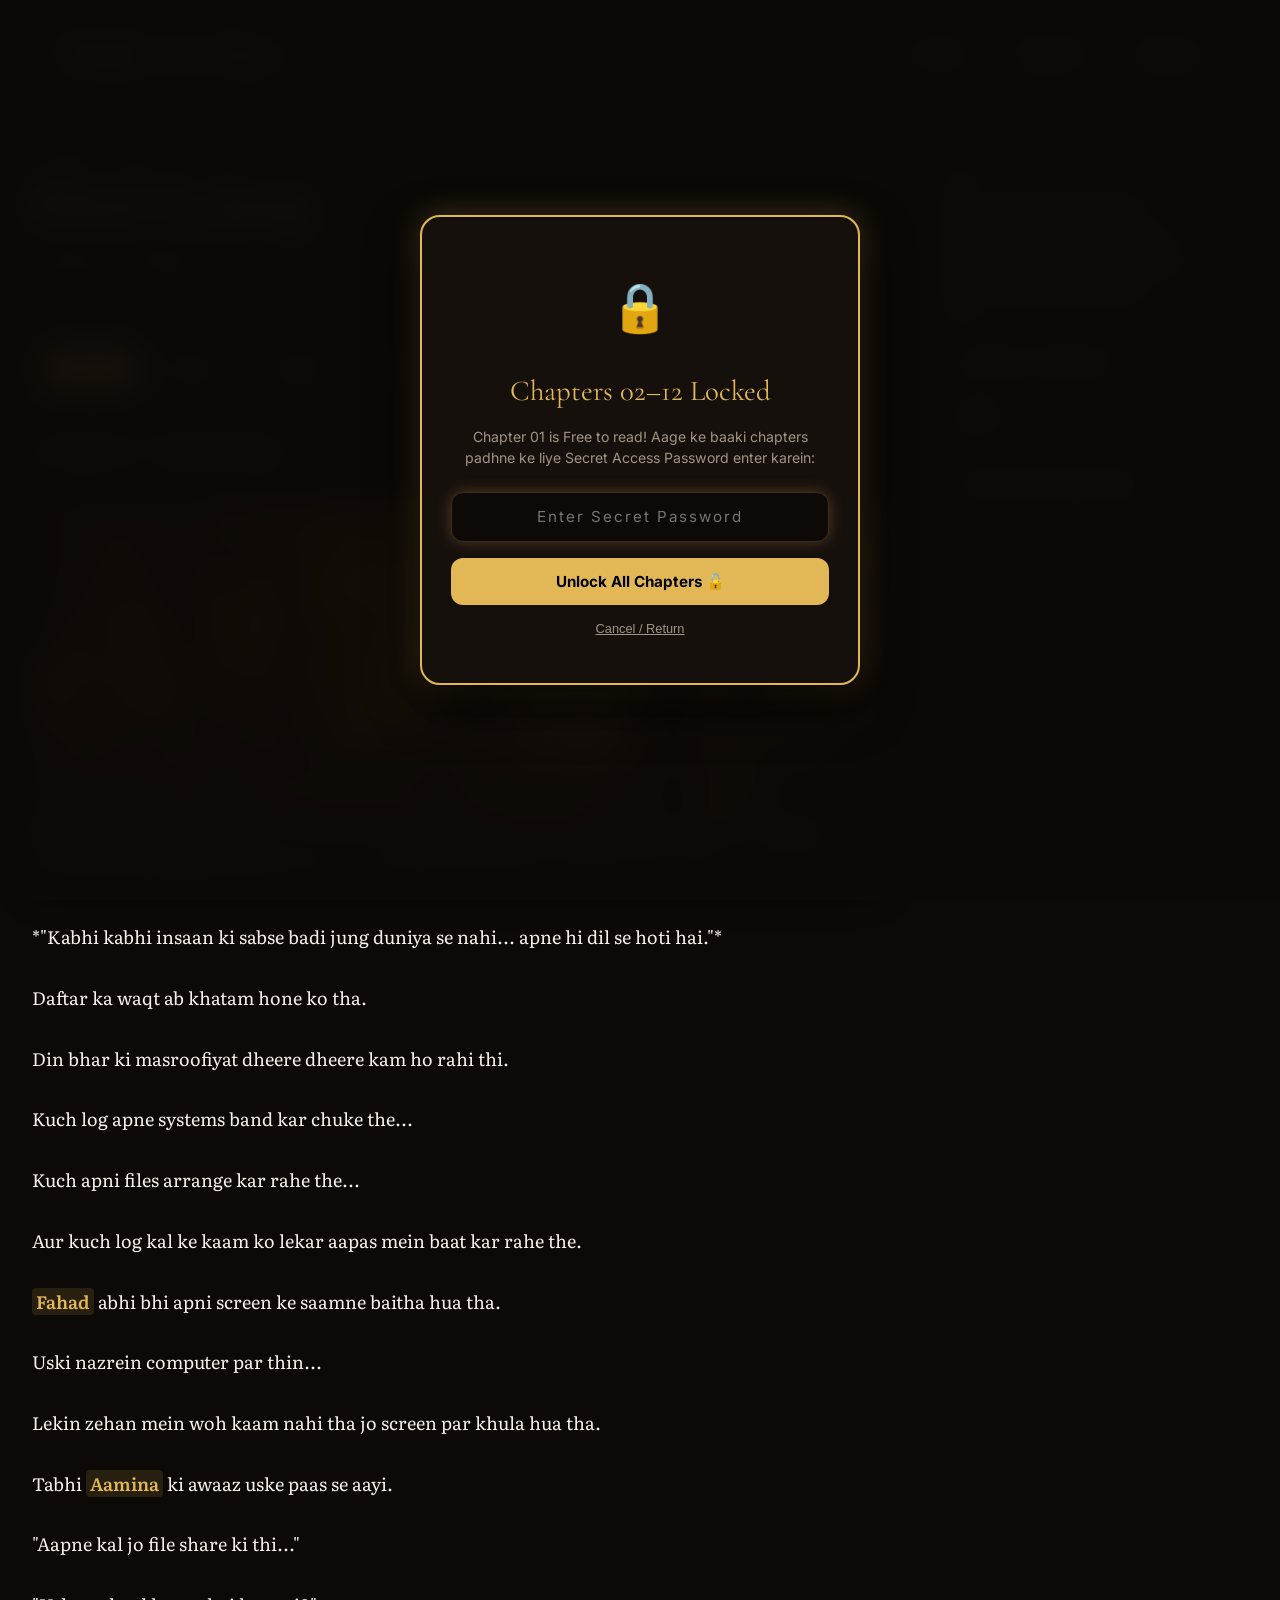
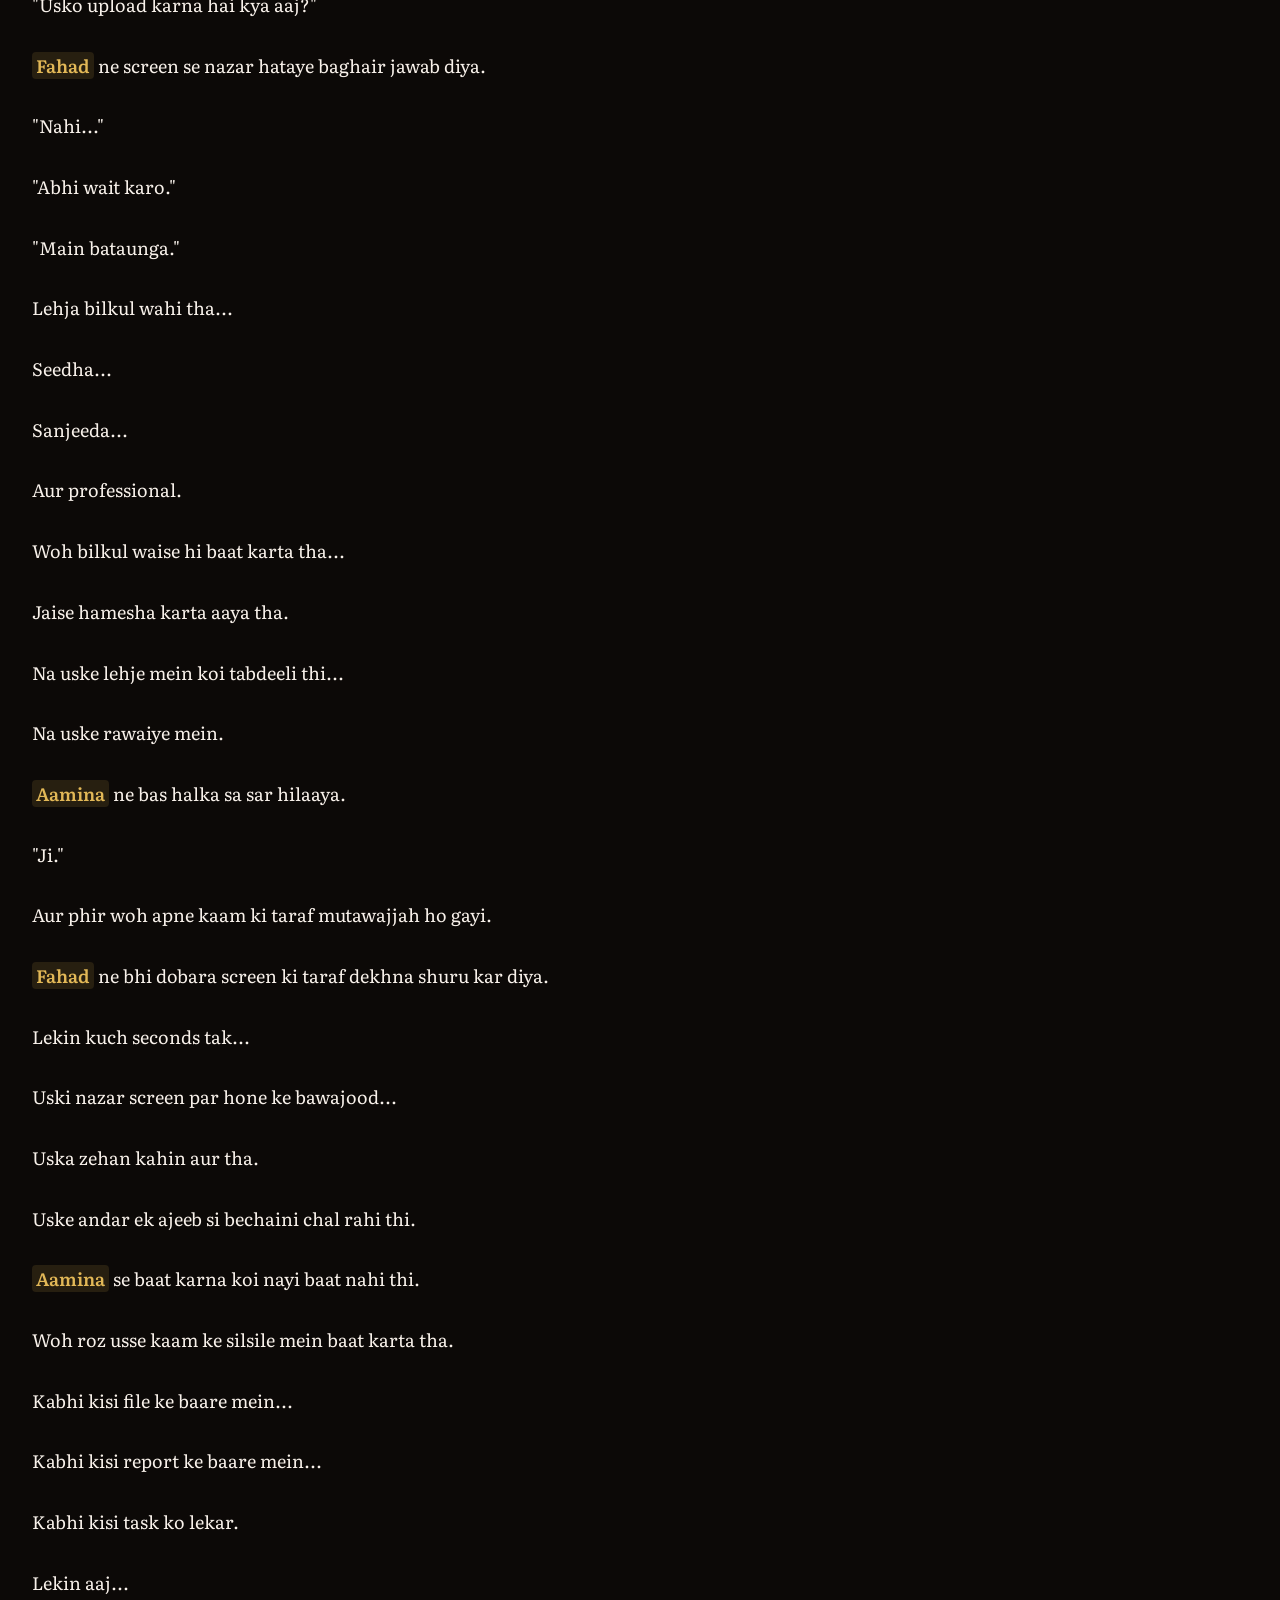
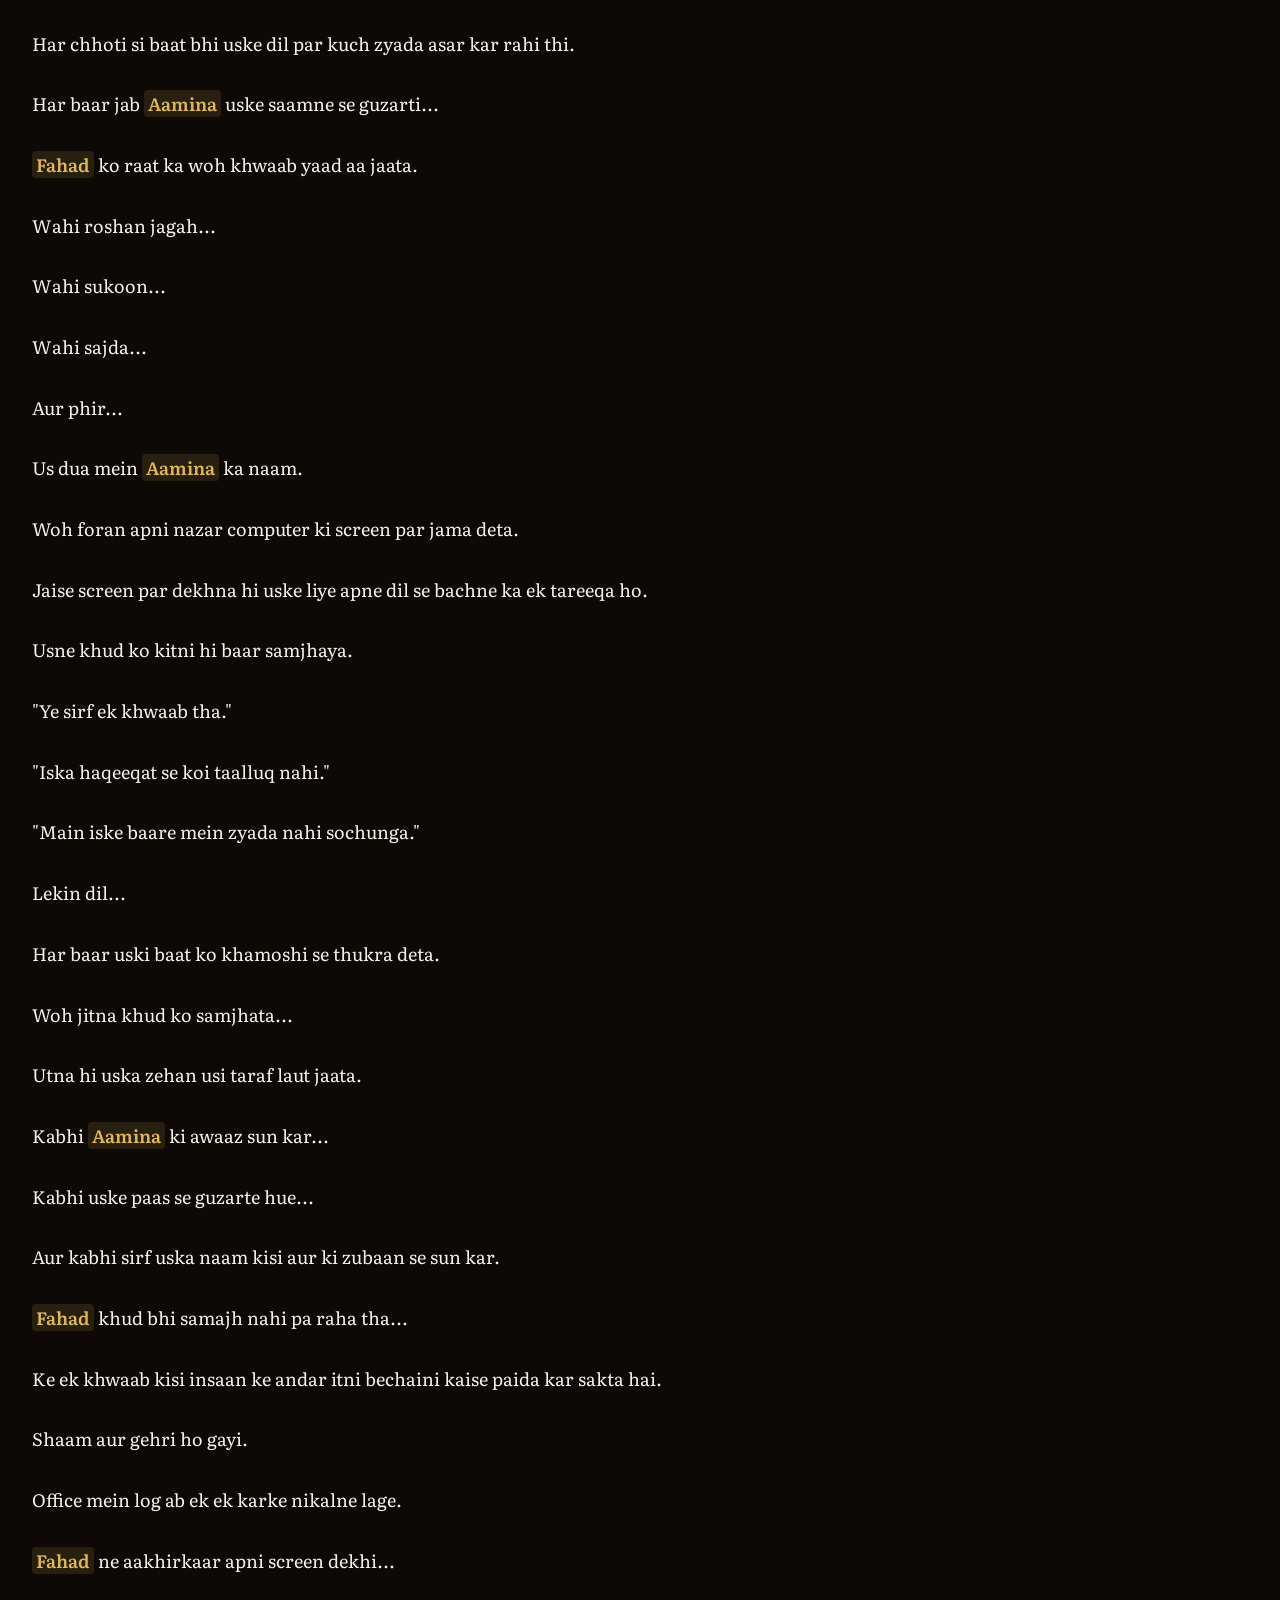
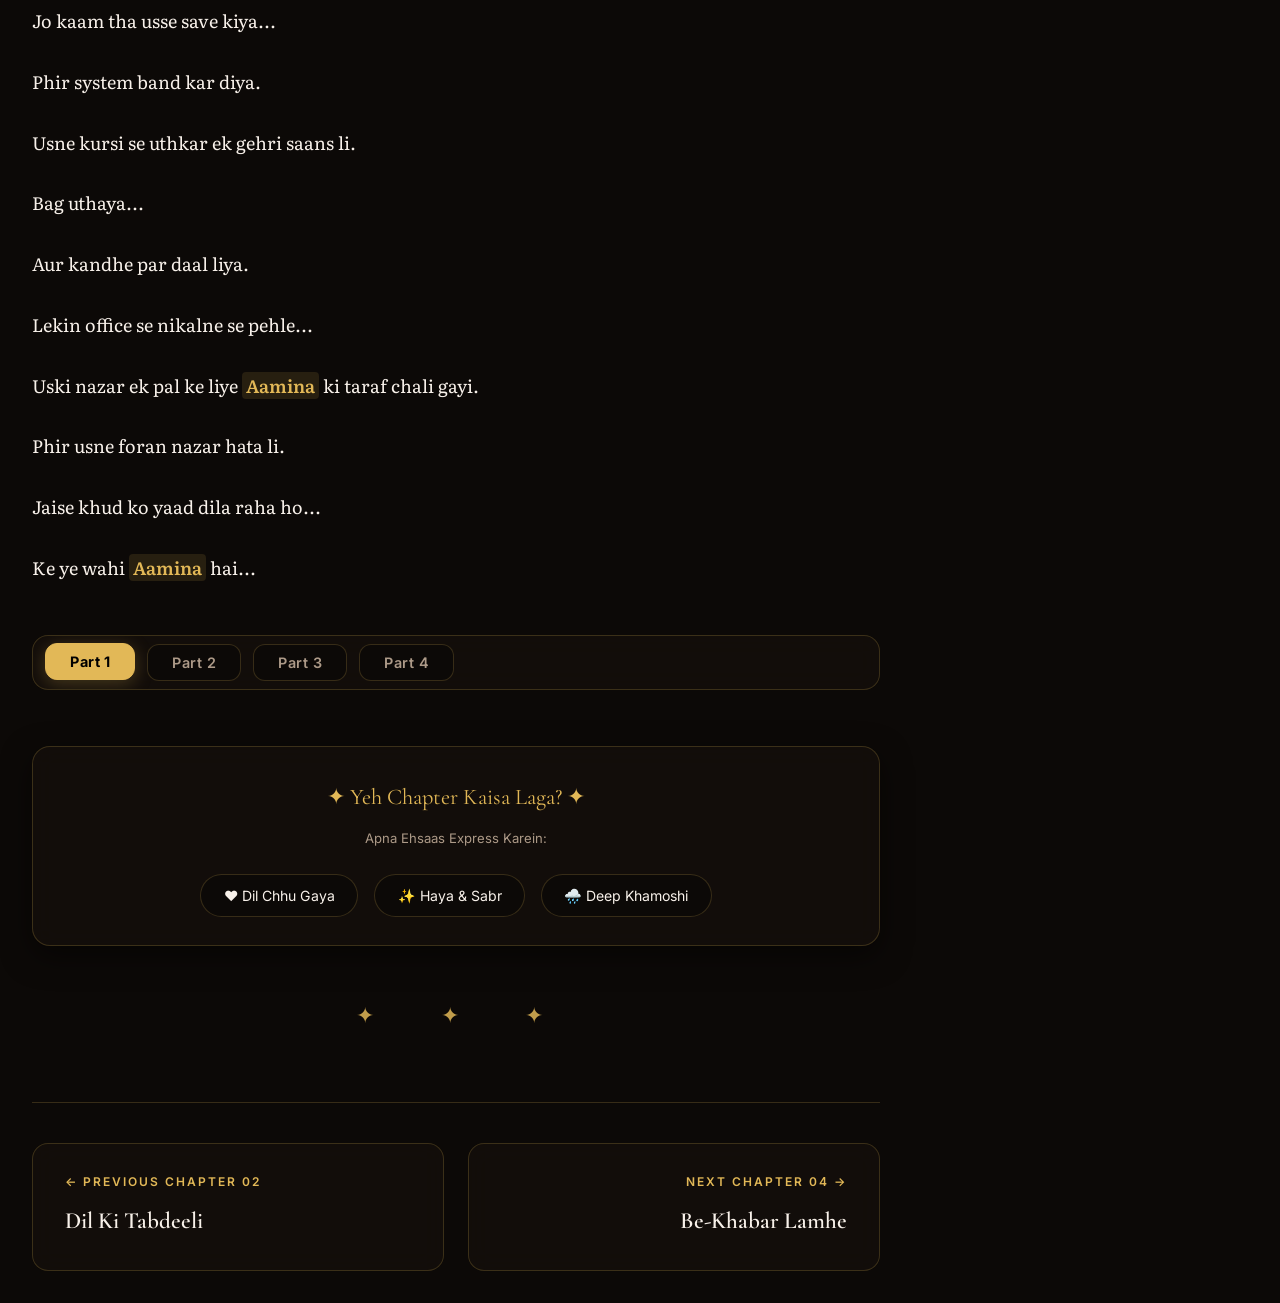
<file: chapter3.html>
<!DOCTYPE html>
<html lang="en">
<head>
    <meta charset="UTF-8">
    <meta name="viewport" content="width=device-width, initial-scale=1.0">
    <title>Chapter 03 — Khud Se Jung | Parda Aur Mijaz</title>
    
    <!-- OpenGraph & Social Media Tags -->
    <meta property="og:type" content="article">
    <meta property="og:title" content="Chapter 03: Khud Se Jung — Parda Aur Mijaz">
    <meta property="og:description" content="Read Chapter 03 (Khud Se Jung) of Parda Aur Mijaz by Mohammad. An Urdu novel of quiet grace and unspoken emotions.">
    <meta property="og:image" content="cover.jpg">
    <meta name="twitter:card" content="summary_large_image">

    <link rel="preconnect" href="https://fonts.googleapis.com">
    <link rel="preconnect" href="https://fonts.gstatic.com" crossorigin>
    <link href="https://fonts.googleapis.com/css2?family=Cormorant+Garamond:ital,wght@0,400;0,600;0,700;1,400;1,600&family=Inter:wght@300;400;500;600&family=Literata:ital,opsz,wght@0,7..72,400;0,7..72,600&family=Noto+Nastaliq+Urdu:wght@400;700&display=swap" rel="stylesheet">
    <link rel="stylesheet" href="chapter.css">
<script>
        (function() {
            var t = localStorage.getItem("selectedTheme") || localStorage.getItem("parda_theme") || "dark";
            var f = localStorage.getItem("selectedFont") || localStorage.getItem("parda_font") || "literata";
            var s = localStorage.getItem("selectedSize") || localStorage.getItem("parda_size") || "medium";
            document.documentElement.setAttribute("data-theme", t);
            document.documentElement.setAttribute("data-font", f);
            document.documentElement.setAttribute("data-size", s);
        })();
    </script>
</head>
<body>

    <!-- TOP READING PROGRESS BAR -->
    <div class="progress-container">
        <div class="progress-bar" id="progress-bar"></div>
    </div>

    <!-- SITE HEADER -->
    <header class="site-header">
        <a href="home.html" class="logo">Parda <span>Aur Mijaz</span></a>
        <div class="header-actions">
            <button class="header-button audio-toggle-btn" onclick="toggleAmbient('calm', this)" title="Soft Calming Music">Sound</button>
            <button class="header-button" id="openChapters">Chapters</button>
            <button class="header-button" id="openSettings">Settings</button>
        </div>
    </header>

    <!-- CHAPTER DRAWER (ALL 12 CHAPTERS) -->
    <div class="chapter-drawer" id="chapterDrawer">
        <div class="drawer-header">
            <h3>Chapters Index</h3>
            <button id="closeChapters">&times;</button>
        </div>
        <div class="drawer-content">
<a href="chapter1.html" class="chapter-link"><span>01</span> Ek Khwaab</a>
<a href="chapter2.html" class="chapter-link"><span>02</span> Dil Ki Tabdeeli</a>
<a href="chapter3.html" class="chapter-link active"><span>03</span> Khud Se Jung</a>
<a href="chapter4.html" class="chapter-link"><span>04</span> Be-Khabar Lamhe</a>
<a href="chapter5.html" class="chapter-link"><span>05</span> Khamosh Saturday</a>
<a href="chapter6.html" class="chapter-link"><span>06</span> Ghar Ki Raah</a>
<a href="chapter7.html" class="chapter-link"><span>07</span> Raat Ki Sair</a>
<a href="chapter8.html" class="chapter-link"><span>08</span> Parde Ke Peeche</a>
<a href="chapter9.html" class="chapter-link"><span>09</span> Ehsaas Ka Safar</a>
<a href="chapter10.html" class="chapter-link"><span>10</span> Dil Ke Sawalon Ka Aagaz</a>
<a href="chapter11.html" class="chapter-link"><span>11</span> Hadees Aur Mohobbat</a>
<a href="chapter12.html" class="chapter-link"><span>12</span> Khamosh Fasla</a>
        </div>
    </div>

    <!-- SETTINGS PANEL -->
    <div class="settings-panel" id="settingsPanel">
        <div class="settings-header">
            <h3>Reading Settings</h3>
            <button id="closeSettings">&times;</button>
        </div>
        
        <div class="setting-group">
            <label>Theme Style</label>
            <div class="theme-grid">
                <button onclick="applyTheme('dark')">Dark</button>
                <button onclick="applyTheme('oled')">OLED Black</button>
                <button onclick="applyTheme('cream')">Cream</button>
                <button onclick="applyTheme('midnight')">Midnight</button>
                <button onclick="applyTheme('emerald')">Emerald</button>
            </div>
        </div>

        <div class="setting-group">
            <label>Font Family</label>
            <button class="font-option" onclick="applyFont('literata')">Literata (Classic)</button>
            <button class="font-option" onclick="applyFont('inter')">Inter (Modern Sans)</button>
            <button class="font-option" onclick="applyFont('nastaliq')">Urdu Nastaliq</button>
        </div>

        <div class="setting-group">
            <label>Text Size</label>
            <div class="size-buttons">
                <button onclick="applySize('small')">Small</button>
                <button onclick="applySize('medium')">Medium</button>
                <button onclick="applySize('large')">Large</button>
            </div>
        </div>
    </div>

    <!-- OVERLAY -->
    <div class="settings-overlay" id="settingsOverlay"></div>

    <!-- MAIN CONTENT & SIDEBAR WRAPPER -->
    <div class="chapter-wrapper">
        <main class="chapter-main-content">
            <div class="chapter-header">
                <span class="chapter-badge">Chapter 03</span>
                <h1 class="chapter-title">Khud Se Jung</h1>
                <div class="chapter-meta">
                    <span id="read-time">Calculating...</span>
                    <span id="word-count">Calculating...</span>
                </div>
            </div>

            <!-- TOP PART SWITCHER TABS -->
<div class="part-tabs-container">
    <button class="part-tab active" onclick="switchPart(1)">Part 1</button><button class="part-tab" onclick="switchPart(2)">Part 2</button><button class="part-tab" onclick="switchPart(3)">Part 3</button><button class="part-tab" onclick="switchPart(4)">Part 4</button>
</div>

            <!-- STORY BODY CONTENT -->
            <article class="story-body">
<div id="part-1" class="part-content active" style="display: block;">
<p class="drop-cap"># Chapter 3 — Khud Se Jung</p>
<figure class="novel-emotion-card">
    <div class="novel-emotion-card-wrapper">
        <img src="support8.jpg" alt="✦ Khud Se Jung ✦" loading="lazy">
        <div class="novel-emotion-card-overlay"></div>
        <div class="novel-emotion-card-caption">✦ Khud Se Jung ✦</div>
    </div>
</figure>
<p>*"Kabhi kabhi insaan ki sabse badi jung duniya se nahi... apne hi dil se hoti hai."*</p>
<p>Daftar ka waqt ab khatam hone ko tha.</p>
<p>Din bhar ki masroofiyat dheere dheere kam ho rahi thi.</p>
<p>Kuch log apne systems band kar chuke the...</p>
<p>Kuch apni files arrange kar rahe the...</p>
<p>Aur kuch log kal ke kaam ko lekar aapas mein baat kar rahe the.</p>
<p>Fahad abhi bhi apni screen ke saamne baitha hua tha.</p>
<p>Uski nazrein computer par thin...</p>
<p>Lekin zehan mein woh kaam nahi tha jo screen par khula hua tha.</p>
<p>Tabhi Aamina ki awaaz uske paas se aayi.</p>
<p>"Aapne kal jo file share ki thi..."</p>
<p>"Usko upload karna hai kya aaj?"</p>
<p>Fahad ne screen se nazar hataye baghair jawab diya.</p>
<p>"Nahi..."</p>
<p>"Abhi wait karo."</p>
<p>"Main bataunga."</p>
<p>Lehja bilkul wahi tha...</p>
<p>Seedha...</p>
<p>Sanjeeda...</p>
<p>Aur professional.</p>
<p>Woh bilkul waise hi baat karta tha...</p>
<p>Jaise hamesha karta aaya tha.</p>
<p>Na uske lehje mein koi tabdeeli thi...</p>
<p>Na uske rawaiye mein.</p>
<p>Aamina ne bas halka sa sar hilaaya.</p>
<p>"Ji."</p>
<p>Aur phir woh apne kaam ki taraf mutawajjah ho gayi.</p>
<p>Fahad ne bhi dobara screen ki taraf dekhna shuru kar diya.</p>

<p>Lekin kuch seconds tak...</p>
<p>Uski nazar screen par hone ke bawajood...</p>
<p>Uska zehan kahin aur tha.</p>
<p>Uske andar ek ajeeb si bechaini chal rahi thi.</p>
<p>Aamina se baat karna koi nayi baat nahi thi.</p>
<p>Woh roz usse kaam ke silsile mein baat karta tha.</p>
<p>Kabhi kisi file ke baare mein...</p>
<p>Kabhi kisi report ke baare mein...</p>
<p>Kabhi kisi task ko lekar.</p>
<p>Lekin aaj...</p>
<p>Har chhoti si baat bhi uske dil par kuch zyada asar kar rahi thi.</p>
<p>Har baar jab Aamina uske saamne se guzarti...</p>
<p>Fahad ko raat ka woh khwaab yaad aa jaata.</p>
<p>Wahi roshan jagah...</p>
<p>Wahi sukoon...</p>
<p>Wahi sajda...</p>
<p>Aur phir...</p>
<p>Us dua mein Aamina ka naam.</p>
<p>Woh foran apni nazar computer ki screen par jama deta.</p>
<p>Jaise screen par dekhna hi uske liye apne dil se bachne ka ek tareeqa ho.</p>
<p>Usne khud ko kitni hi baar samjhaya.</p>
<p>"Ye sirf ek khwaab tha."</p>
<p>"Iska haqeeqat se koi taalluq nahi."</p>
<p>"Main iske baare mein zyada nahi sochunga."</p>
<p>Lekin dil...</p>
<p>Har baar uski baat ko khamoshi se thukra deta.</p>
<p>Woh jitna khud ko samjhata...</p>
<p>Utna hi uska zehan usi taraf laut jaata.</p>

<p>Kabhi Aamina ki awaaz sun kar...</p>
<p>Kabhi uske paas se guzarte hue...</p>
<p>Aur kabhi sirf uska naam kisi aur ki zubaan se sun kar.</p>
<p>Fahad khud bhi samajh nahi pa raha tha...</p>
<p>Ke ek khwaab kisi insaan ke andar itni bechaini kaise paida kar sakta hai.</p>
<p>Shaam aur gehri ho gayi.</p>
<p>Office mein log ab ek ek karke nikalne lage.</p>
<p>Fahad ne aakhirkaar apni screen dekhi...</p>
<p>Jo kaam tha usse save kiya...</p>
<p>Phir system band kar diya.</p>
<p>Usne kursi se uthkar ek gehri saans li.</p>
<p>Bag uthaya...</p>
<p>Aur kandhe par daal liya.</p>
<p>Lekin office se nikalne se pehle...</p>
<p>Uski nazar ek pal ke liye Aamina ki taraf chali gayi.</p>
<p>Phir usne foran nazar hata li.</p>
<p>Jaise khud ko yaad dila raha ho...</p>
<p>Ke ye wahi Aamina hai...</p>
</div>

<div id="part-2" class="part-content" style="display: none;">
<p>Jise woh kal tak sirf apni team ki ek member samajhta tha.</p>
<figure class="novel-emotion-card">
    <div class="novel-emotion-card-wrapper">
        <img src="support9.jpg" alt="✦ Purani Dosti & Yaadein ✦" loading="lazy">
        <div class="novel-emotion-card-overlay"></div>
        <div class="novel-emotion-card-caption">✦ Purani Dosti & Yaadein ✦</div>
    </div>
</figure>
<p>Aur aaj...</p>
<p>Usi ka naam uske dil mein ek aisi bechaini ban chuka tha...</p>
<p>Jiska jawab khud Fahad ke paas bhi nahi tha.</p>
<p>Gate se bahar nikalte hi Fahad ne ek gehri saans li.</p>
<p>Office ke andar ki band hawa ke muqable mein bahar ki hawa kuch alag mehsoos ho rahi thi.</p>
<p>Sadak par hamesha ki tarah traffic chal raha tha.</p>
<p>Log apne apne gharon ki taraf ja rahe the.</p>
<p>Kisi ko train pakadne ki jaldi thi...</p>
<p>Kisi ko bus...</p>
<p>Aur koi roadside par khade hokar apne kisi jaan-pehchaan wale ka intezar kar raha tha.</p>
<p>Fahad ne bag ko kandhe par theek kiya hi tha ke uska mobile baj utha.</p>
<p>Usne jeb se mobile nikala.</p>
<p>Screen par ek naam chamak raha tha.</p>
<p>**Qasim.**</p>
<p>Naam dekhte hi Fahad ke honton par halki si muskurahat aa gayi.</p>
<p>Qasim uska purana dost tha.</p>
<p>Aise doston mein se...</p>
<p>Jinke saath baat karne ke liye kisi khaas wajah ki zarurat nahi padti.</p>
<p>Fahad ne foran call receive ki.</p>
<p>"Assalamu Alaikum."</p>

<p>Doosri taraf se Qasim ki awaaz aayi.</p>
<p>"Wa Alaikum Assalam."</p>
<p>Phir bina kisi tamheed ke Qasim ne poocha,</p>
<p>"Kahan hai?"</p>
<p>Fahad ne office ki building ki taraf ek nazar daali aur jawab diya,</p>
<p>"Bas office se nikla hoon."</p>
<p>"Achha..."</p>
<p>Qasim ki awaaz mein jaise pehle se hi koi plan tha.</p>
<p>"To seedha purani chai wali dukaan par aa."</p>
<p>Fahad thoda ruk gaya.</p>
<p>"Kyun?"</p>
<p>Qasim hans pada.</p>
<p>"Yaar, har baat phone par hi poochega?"</p>
<p>Fahad ke chehre par dobara muskurahat aa gayi.</p>
<p>"To phir bata na..."</p>
<p>"Bas aa ja."</p>
<p>"Kuch hua hai kya?"</p>
<p>"Nahi."</p>
<p>"Phir?"</p>
<p>"Tu aa raha hai ya main phone rakhun?"</p>
<p>Fahad halka sa hans pada.</p>
<p>"Theek hai..."</p>
<p>"Thodi der mein pahunchta hoon."</p>
<p>"Bas, ye hui na baat."</p>
<p>Qasim ne jawab diya.</p>
<p>"Main wahi hoon."</p>

<p>"Achha."</p>
<p>"Allah Hafiz."</p>
<p>"Allah Hafiz."</p>
<p>Call kat gaya.</p>
<p>Fahad ne mobile wapas jeb mein rakha.</p>
<p>Kuch lamhon tak woh wahi khada raha.</p>
<p>Phir bag kandhe par theek kiya...</p>
<p>Aur Qasim se milne ke liye chal pada.</p>
<p>Fahad aur Qasim ki dosti aaj ki nahi thi.</p>
<p>Saat saal pehle...</p>
<p>Dasvin class mein dono ki pehli mulaqat hui thi.</p>
<p>Shuru shuru mein woh sirf classmates the.</p>
<p>Ek doosre ko jaante the...</p>
<p>Kabhi class mein baat ho jaati...</p>
<p>Kabhi kisi homework ya padhai ki wajah se.</p>
<p>Phir pata hi nahi chala ke kab dono ek hi bench par baithne lage.</p>
<p>Aur ek bench se shuru hui woh dosti...</p>
<p>Dheere dheere itni gehri ho gayi ke log unhe sirf dost nahi...</p>
<p>Bhai samajhne lage.</p>
<p>Zindagi mein kitne hi log aaye...</p>
<p>Kitne hi chale gaye...</p>
<p>Kuch log kuch waqt ke liye kareeb aaye...</p>
<p>Aur phir waqt ke saath door hote chale gaye.</p>
<p>Lekin Fahad aur Qasim ki dosti...</p>
<p>Waqt ke saath kabhi nahi badli.</p>
<p>Fahad ke ghar ke halaat...</p>
<p>Uski zimmedariyan...</p>
<p>Uski pareshaniyan...</p>
</div>

<div id="part-3" class="part-content" style="display: none;">
<p>Aur uski zindagi ki woh baatein jo woh har kisi se nahi keh sakta tha...</p>
<figure class="novel-emotion-card">
    <div class="novel-emotion-card-wrapper">
        <img src="support10.jpg" alt="✦ Bharose Ki Amanat ✦" loading="lazy">
        <div class="novel-emotion-card-overlay"></div>
        <div class="novel-emotion-card-caption">✦ Bharose Ki Amanat ✦</div>
    </div>
</figure>
<p>Qasim sab jaanta tha.</p>
<p>Kabhi Fahad ko kuch kehne ki zarurat bhi nahi padti thi.</p>
<p>Uske chehre se hi Qasim samajh jaata tha ke baat kya hai.</p>
<p>Aur Qasim ki zindagi ka bhi koi aisa raaz nahi tha...</p>
<p>Jo Fahad se chhupa ho.</p>
<p>Usne jo kuch Fahad ko bataya...</p>
<p>Fahad ke paas woh sab amanat ki tarah mehfooz raha.</p>
<p>Dono ke beech ek aisa bharosa tha...</p>
<p>Jisme lafzon se zyada waqt aur saath ki ahmiyat thi.</p>
<p>Ek waqt aisa bhi tha...</p>
<p>Jab Qasim ko Mahira naam ki ek ladki pasand thi.</p>
<p>Qasim ne ye baat Fahad se chhupayi nahi thi.</p>
<p>Aur Fahad hi un dono ke darmiyan zariya bana tha.</p>
<p>Lekin ek saal baad...</p>
<p>Mahira ke ghar walon ko sab pata chal gaya.</p>

<p>Aur uske baad...</p>
<p>Woh rishta wahi khatam ho gaya.</p>
<p>Qasim ke liye woh waqt aasaan nahi tha.</p>
<p>Lekin waqt...</p>
<p>Har cheez ko dheere dheere apni jagah par la deta hai.</p>
<p>Kuch waqt baad Mahira ki yaad bhi...</p>
<p>Sirf ek yaad ban kar reh gayi.</p>
<p>Fahad ne bhi kabhi Qasim ko us baat ke liye chheda nahi.</p>
<p>Jo ho gaya tha...</p>
<p>Woh ho gaya tha.</p>
<p>Aur dono apni zindagi mein aage badh gaye.</p>
<p>Aaj dono ki zindagi mein...</p>
<p>Ladkiyon ke naam par sirf apni maa aur behnein hi thi.</p>
<p>Mohabbat...</p>
<p>Nikah...</p>
<p>Ya ishq ki baatein...</p>
<p>Ye sab unki rozmarra ki guftagu ka hissa kabhi nahi bani.</p>
<p>Unki duniya filhaal bahut simple thi.</p>
<p>Kaam...</p>
<p>Ghar...</p>
<p>Dost...</p>
<p>Aur kabhi waqt mila to ek cup chai ke saath kuch der ki baatein.</p>
<p>Bas itni si duniya thi un dono ki.</p>
<p>Aur dono ko lagta tha...</p>
<p>Ke zindagi isi tarah chalti rahegi.</p>
<p>Kuch der baad Fahad usi purani chai ki dukaan par pahunch gaya.</p>
<p>Qasim pehle se wahin maujood tha.</p>

<p>Woh apni hamesha wali kursi par baitha chai ka cup haath mein liye Fahad ka intezar kar raha tha.</p>
<p>Fahad ko dekhte hi usne saamne wali kursi ki taraf ishara kiya.</p>
<p>"Baith."</p>
<p>Fahad bina kuch kahe uske saamne jaakar baith gaya.</p>
<p>Chai wale ne dono ko dekhte hi bina pooche do chai laga di.</p>
<p>Ye bhi unki purani aadat thi.</p>
<p>Saat saal ki dosti mein kuch cheezein kehni nahi padti thin.</p>
<p>Chai aayi...</p>
<p>Aur dono roz ki tarah idhar-udhar ki baaton mein lag gaye.</p>
<p>Kabhi office ki baat...</p>
<p>Kabhi kisi purane dost ka zikr...</p>
<p>Kabhi bas aise hi kisi baat par hansna.</p>
<p>Fahad bhi normal rehne ki poori koshish kar raha tha.</p>
<p>Lekin Qasim...</p>
<p>Aaj use thoda zyada gaur se dekh raha tha.</p>
<p>Kuch der baad usne chai ka cup neeche rakha.</p>
<p>Phir Fahad ki taraf seedha dekhte hue bola...</p>
<p>"Aaj kal tu kuch alag lag raha hai."</p>
<p>Fahad ne cup haath mein lete hue hairani se uski taraf dekha.</p>
<p>"Main?"</p>
<p>"Haan... tu."</p>
<p>Fahad ke honton par halki si muskurahat aayi.</p>
<p>"Pata nahi."</p>
<p>Qasim ne aankhein thodi sikod kar use dekha.</p>
<p>"Kuch khoya khoya sa lag raha hai."</p>
<p>Fahad halka sa hans diya.</p>
<p>"Tera waham hai."</p>
<p>Qasim bhi muskuraya...</p>
<p>Lekin uski nazar ab bhi Fahad ke chehre par hi thi.</p>
<p>"Saat saal ho gaye tujhe jaante hue."</p>
<p>Fahad chup raha.</p>
<p>Qasim ne chai ka ek ghunt liya aur aahista se kaha...</p>
</div>

<div id="part-4" class="part-content" style="display: none;">
<p>"Tera chehra dekh kar bata sakta hoon kab tu pareshan hota hai."</p>
<figure class="novel-emotion-card">
    <div class="novel-emotion-card-wrapper">
        <img src="super11.jpg" alt="✦ Taqdeer Ka Naya Safha ✦" loading="lazy">
        <div class="novel-emotion-card-overlay"></div>
        <div class="novel-emotion-card-caption">✦ Taqdeer Ka Naya Safha ✦</div>
    </div>
</figure>
<p>Fahad ne nazrein chai ke cup par kar li.</p>
<p>Aur pehli baar...</p>
<p>Usse mehsoos hua ke shayad Qasim ki nazar uske dil tak pahunchne lagi hai.</p>
<p>Fahad ne mehsoos kiya ke Qasim ki baat ab kahin aur ja rahi hai.</p>
<p>Usne foran baat badalne ki koshish ki.</p>
<p>"Achha chhod..."</p>
<p>"Tu kuch bol raha tha."</p>
<p>Qasim ne chai ka cup table par rakha.</p>
<p>"Haan..."</p>
<p>"Ek baat bolni thi."</p>
<p>Fahad ne uski taraf dekha.</p>
<p>"Bolo."</p>

<p>Qasim kuch pal khamosh raha.</p>
<p>Phir jaise achanak use kuch yaad aaya ho, usne kaha...</p>
<p>"Us din jab main tujhe lene office aaya tha..."</p>
<p>Fahad ne sir hilaya.</p>
<p>"Haan."</p>
<p>"Woh teri office wali..."</p>
<p>Qasim ne baat adhoori chhodi.</p>
<p>Fahad ne beparwai se poocha...</p>
<p>"Aamina?"</p>
<p>"Haan..."</p>
<p>"Uska kya hua?"</p>
<p>Qasim ke honton par halki si shararti muskurahat aa gayi.</p>
<p>"Yaar..."</p>
<p>"Main jab bhi tere office aata hoon..."</p>
<p>"Use dekhta hoon."</p>
<p>Fahad chup-chaap uski baat sunta raha.</p>
<p>Qasim ne chai ka cup uthaya, lekin peene ke bajaye use haath mein hi pakde rakha.</p>
<p>"Us din dil kar raha tha..."</p>
<p>"Uske paas jaaun..."</p>
<p>"Usse salaam karun..."</p>
<p>"Aur bolun..."</p>
<p>Qasim ne ek pal ruk kar Fahad ki taraf dekha.</p>
<p>Phir bilkul masoomiyat se bola...</p>
<p>"Assalamu Alaikum, Bhabhi."</p>
<p>Ek pal ke liye dono ke darmiyan khamoshi chha gayi.</p>

<p>Fahad ne Qasim ko dekha...</p>
<p>Jaise use yakeen hi na ho ke usne abhi kya keh diya.</p>
<p>Phir agle hi pal woh zor se hans pada.</p>
<p>"Pagal hai kya?"</p>
<p>"Har parde wali ladki tujhe meri biwi hi lagti hai?"</p>
<p>Qasim ne beparwai se kandhe uchka diye.</p>
<p>"Pata nahi..."</p>
<p>"Bas ladki bahut shareef lagti hai."</p>
<p>"Isliye dil se nikal gaya."</p>
<p>Fahad ne muskurate hue sir hila diya.</p>
<p>"Tu bhi na..."</p>
<p>Phir usne chai ka cup uthaya aur aahista se bola...</p>
<p>"Mere paas itna waqt nahi hai."</p>
<p>"Ghar ki zimmedariyan hi itni hain..."</p>
<p>"Nikah ke baare mein sochna bhi abhi mumkin nahi."</p>
<p>Qasim ne is baar mazaak nahi kiya.</p>
<p>Usne Fahad ki baat khamoshi se suni.</p>
<p>Woh jaanta tha ke Fahad apni zindagi ko lekar kitna sanjeeda hai.</p>
<p>Kuch lamhon baad Qasim ke chehre par phir halki si muskurahat aayi.</p>
<p>Usne chai ka aakhri ghunt piya aur cup table par rakh diya.</p>
<p>"Jo Allah ki marzi."</p>
<p>Fahad ne bas itna hi kaha...</p>
<p>"Haan."</p>
<p>Us waqt...</p>
<p>Ye sirf do purane doston ke darmiyan hui ek maamooli si guftagu thi.</p>
<p>Na Fahad ke dil mein Aamina ke liye koi jazba tha...</p>
<p>Na Qasim ki baat ka uske liye koi khaas matlab.</p>
<p>Dono ke liye woh bas ek mazaak tha...</p>
<p>Ek chhoti si baat...</p>
<p>Jo chai ki us purani dukaan par kahi gayi aur wahi reh gayi.</p>
<p>Magar insaan jo baat mazaak mein keh deta hai...</p>
<p>Kabhi kabhi waqt usi baat ko haqeeqat bana kar saamne khada kar deta hai.</p>
<p>Aur us waqt...</p>
<p>Taqdeer khamoshi se apna agla safha likh rahi thi.</p>
</div>
            </article>

            <!-- BOTTOM PART SWITCHER TABS -->
<div class="part-tabs-container bottom-part-tabs">
    <button class="part-tab active" onclick="switchPart(1)">Part 1</button><button class="part-tab" onclick="switchPart(2)">Part 2</button><button class="part-tab" onclick="switchPart(3)">Part 3</button><button class="part-tab" onclick="switchPart(4)">Part 4</button>
</div>

            <!-- CHAPTER BOTTOM NAVIGATION -->
            <div class="chapter-reactions-widget">
    <div class="reaction-title">✦ Yeh Chapter Kaisa Laga? ✦</div>
    <div class="reaction-subtitle">Apna Ehsaas Express Karein:</div>
    <div class="reaction-btn-group">
        <button class="reaction-btn" onclick="reactToChapter('dil', this)">❤️ Dil Chhu Gaya</button>
        <button class="reaction-btn" onclick="reactToChapter('haya', this)">✨ Haya & Sabr</button>
        <button class="reaction-btn" onclick="reactToChapter('khamoshi', this)">🌧️ Deep Khamoshi</button>
    </div>
</div>
            <div class="scene-break">✦ &nbsp; ✦ &nbsp; ✦</div>
            <nav class="chapter-nav-footer">
<a href="chapter2.html" class="chapter-nav-card prev">
    <small>&larr; Previous Chapter 02</small>
    <strong>Dil Ki Tabdeeli</strong>
</a>
<a href="chapter4.html" class="chapter-nav-card next">
    <small>Next Chapter 04 &rarr;</small>
    <strong>Be-Khabar Lamhe</strong>
</a>
            </nav>
        </main>

        <aside class="chapter-sidebar">
            <div class="sticky-sidebar-card">
                <div class="sidebar-quote-box">
                    "Har kehani parde ke peeche se shuru hoti hai... Har khamoshi ke peeche ek gehra mizaj hota hai."
                </div>

                <div>
                    <div class="sidebar-widget-title">Reading Progress</div>
                    <div style="font-size: 2rem; font-family:'Cormorant Garamond', serif; color: var(--accent-gold);" id="sidebar-scroll-percent">0%</div>
                </div>

                <div>
                    <div class="sidebar-widget-title">Character Mentions</div>
                    <div class="stats-grid">
                        <div class="stat-box">
                            <span class="stat-num" id="fahad-mentions">0</span>
                            <span class="stat-lbl">Fahad</span>
                        </div>
                        <div class="stat-box">
                            <span class="stat-num" id="aamina-mentions">0</span>
                            <span class="stat-lbl">Aamina</span>
                        </div>
                    </div>
                </div>

                <button id="backToTopBtn" class="back-to-top-btn" onclick="scrollToTop()">&uarr; Top</button>
            </div>
        </aside>
    </div>

    <script src="chapter.js"></script>
    <script>
        localStorage.setItem("last_read_chapter", "chapter3.html");
        localStorage.setItem("last_read_title", "Chapter 03 — Khud Se Jung");
    </script>
</body>
</html>
</file>
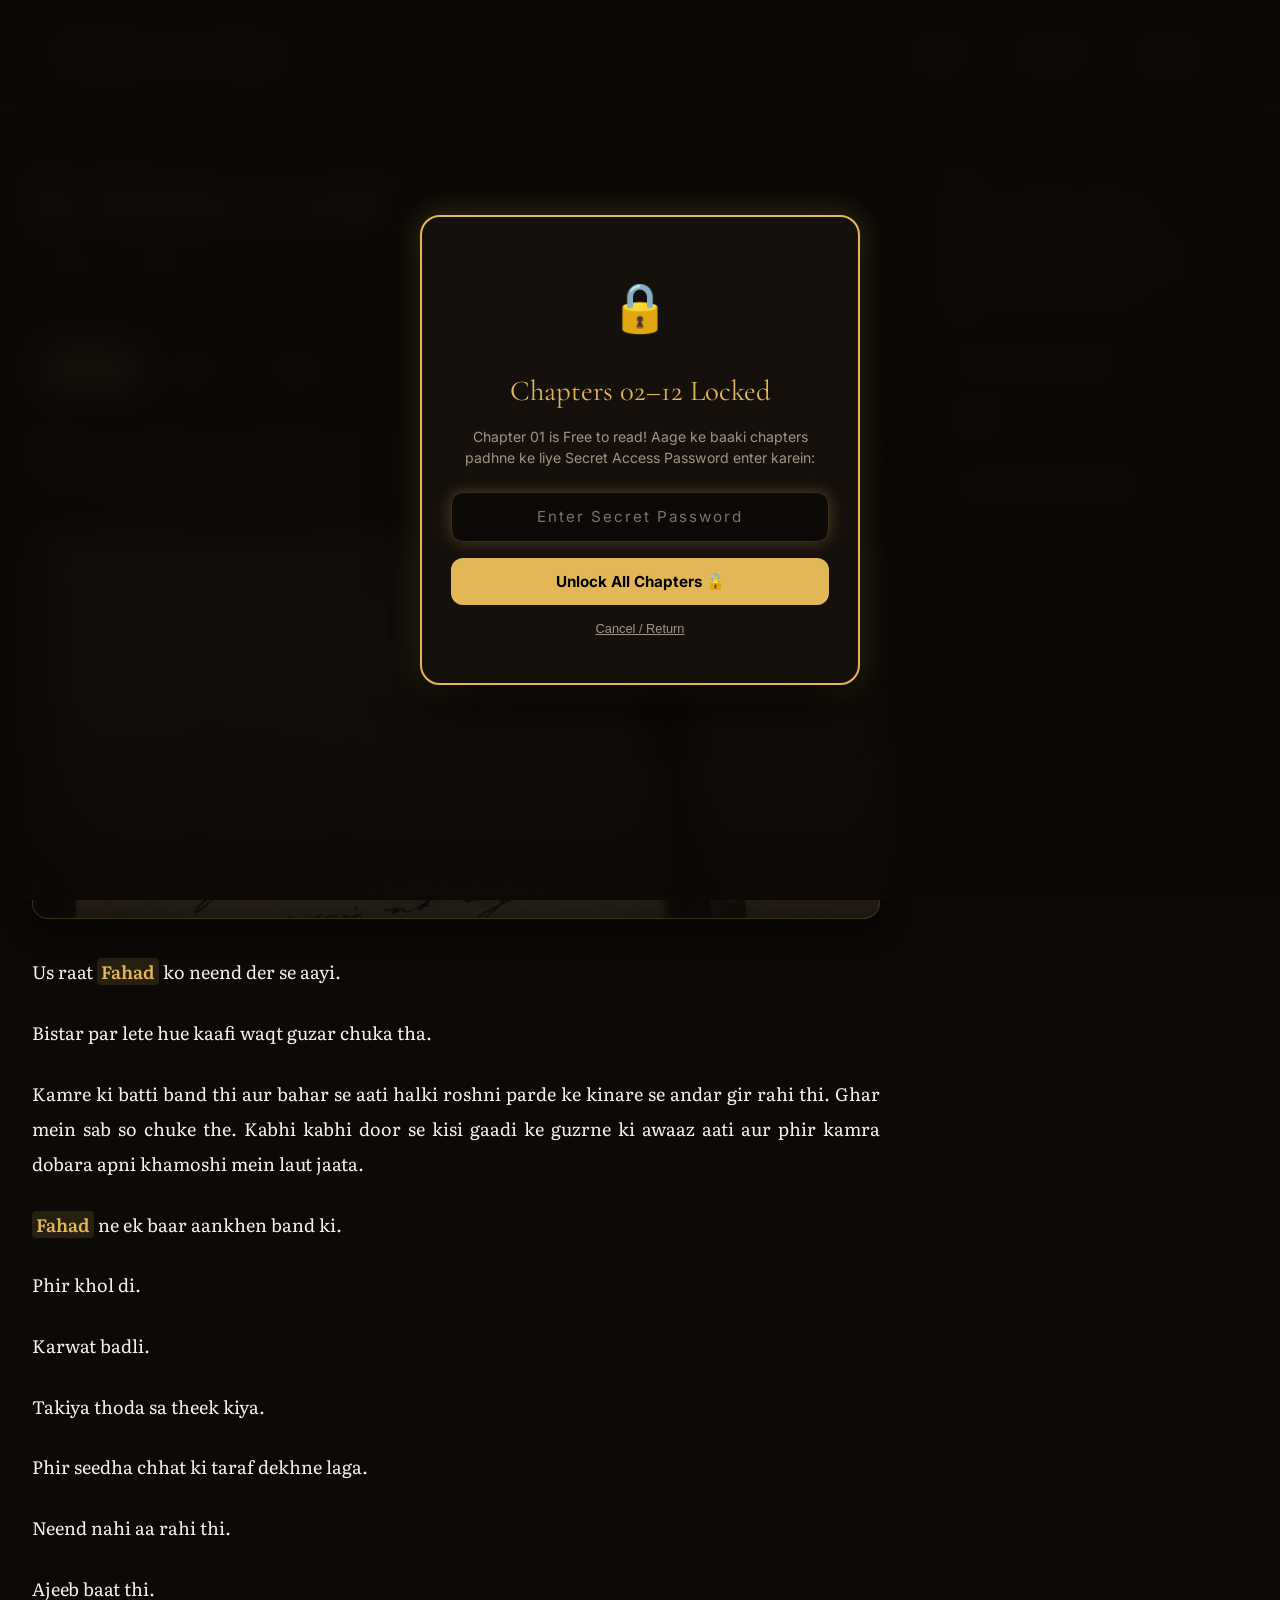
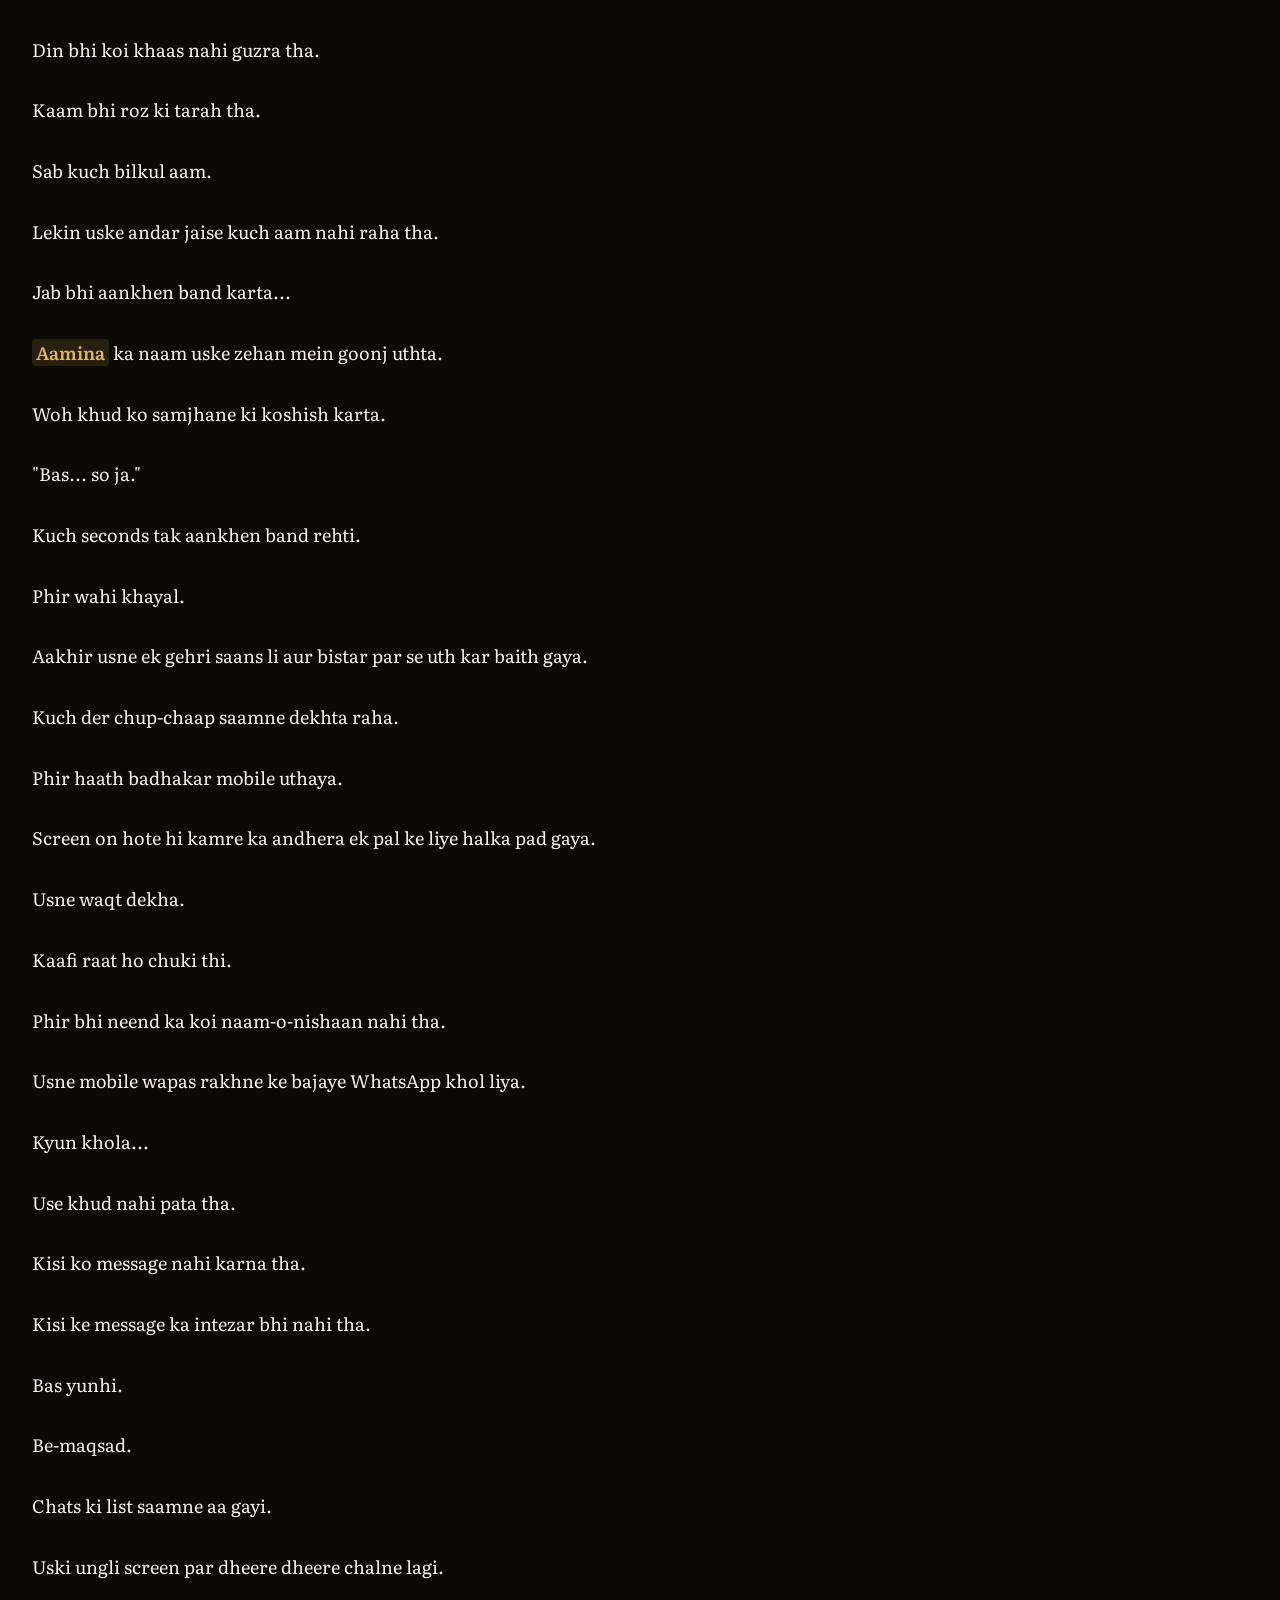
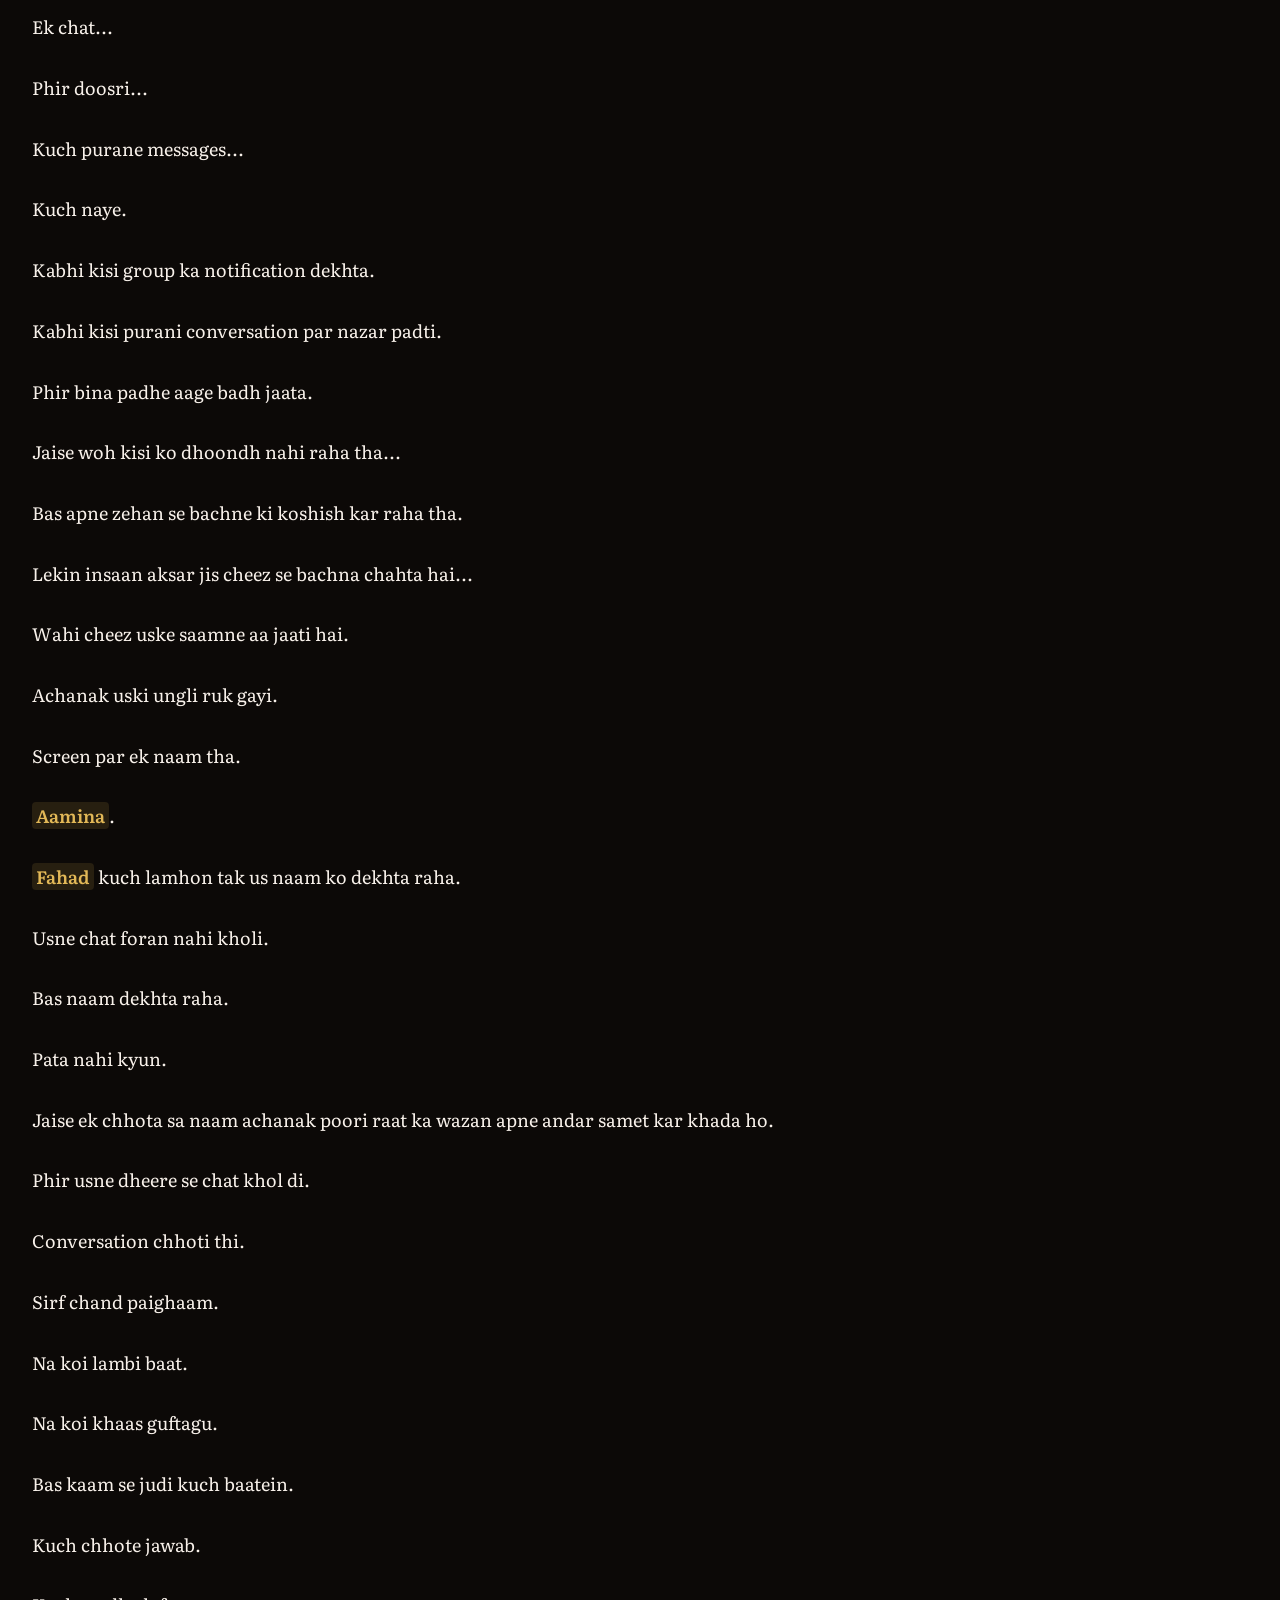
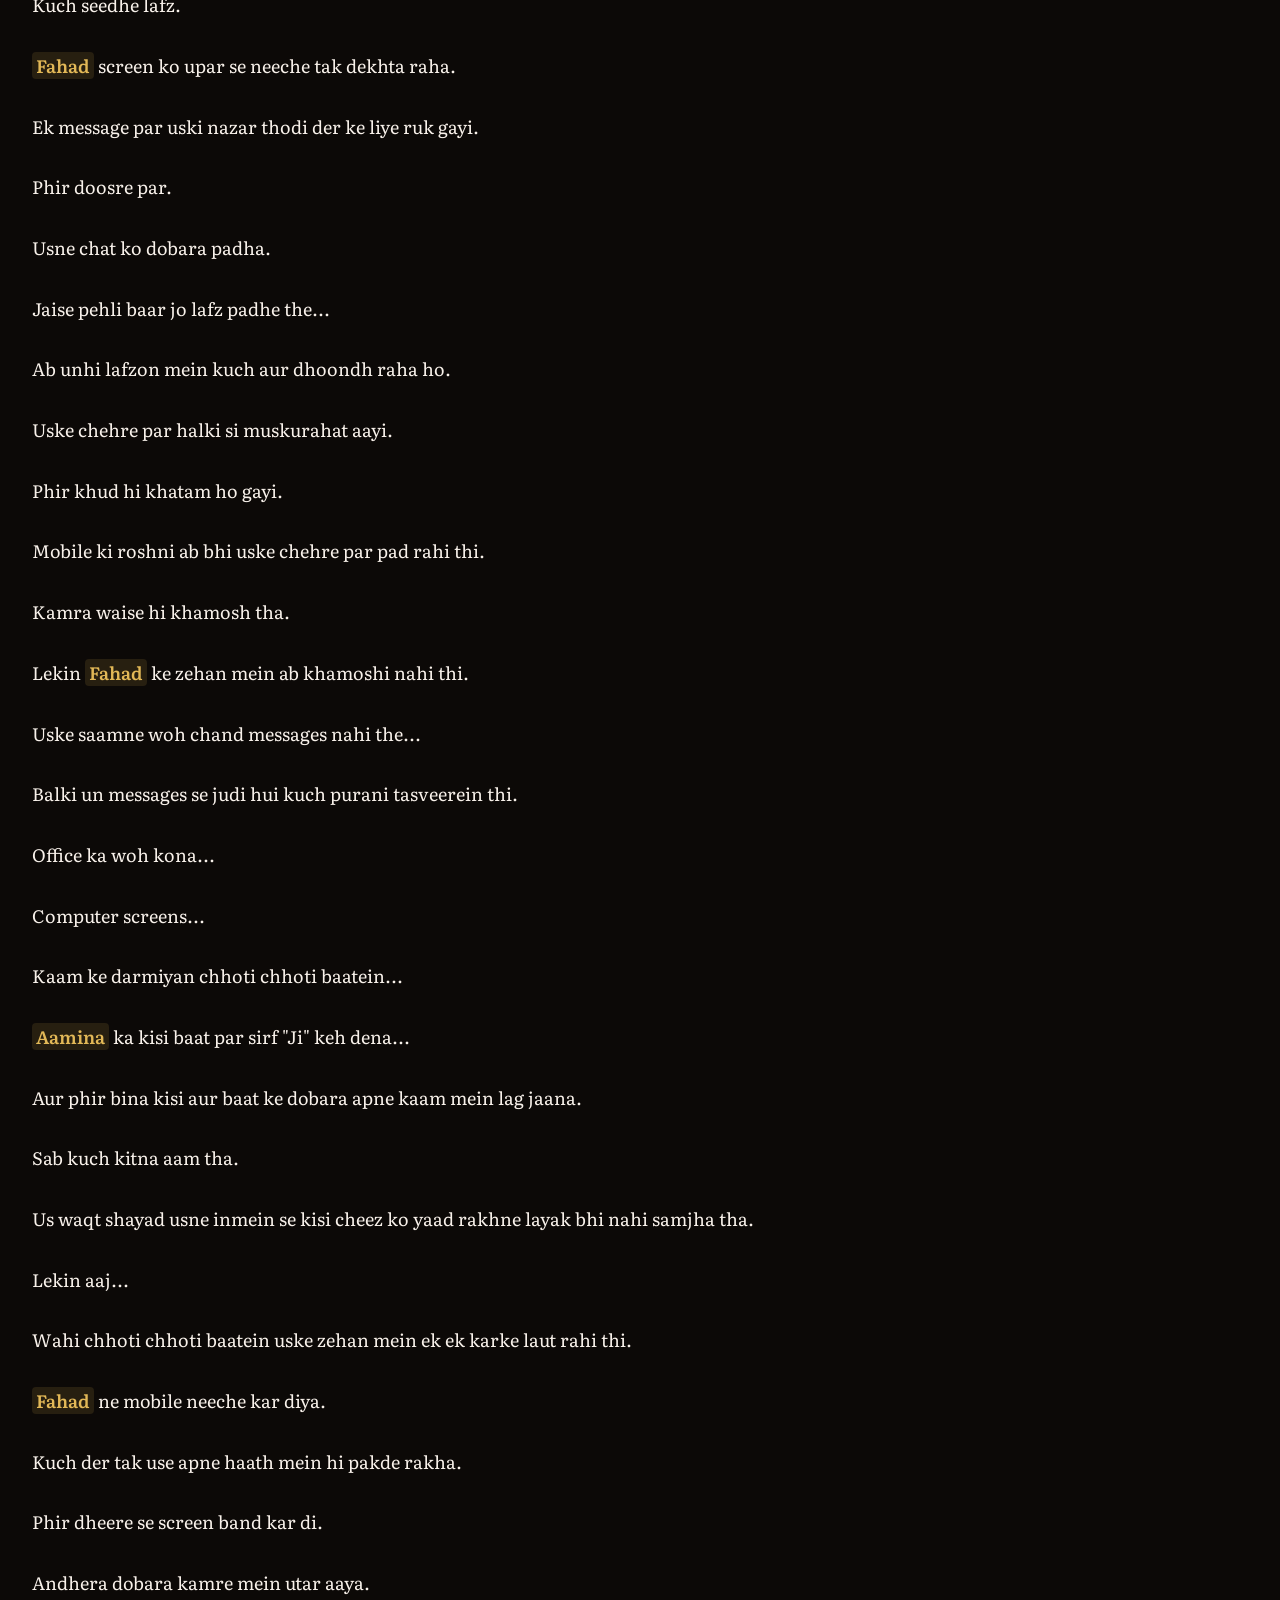
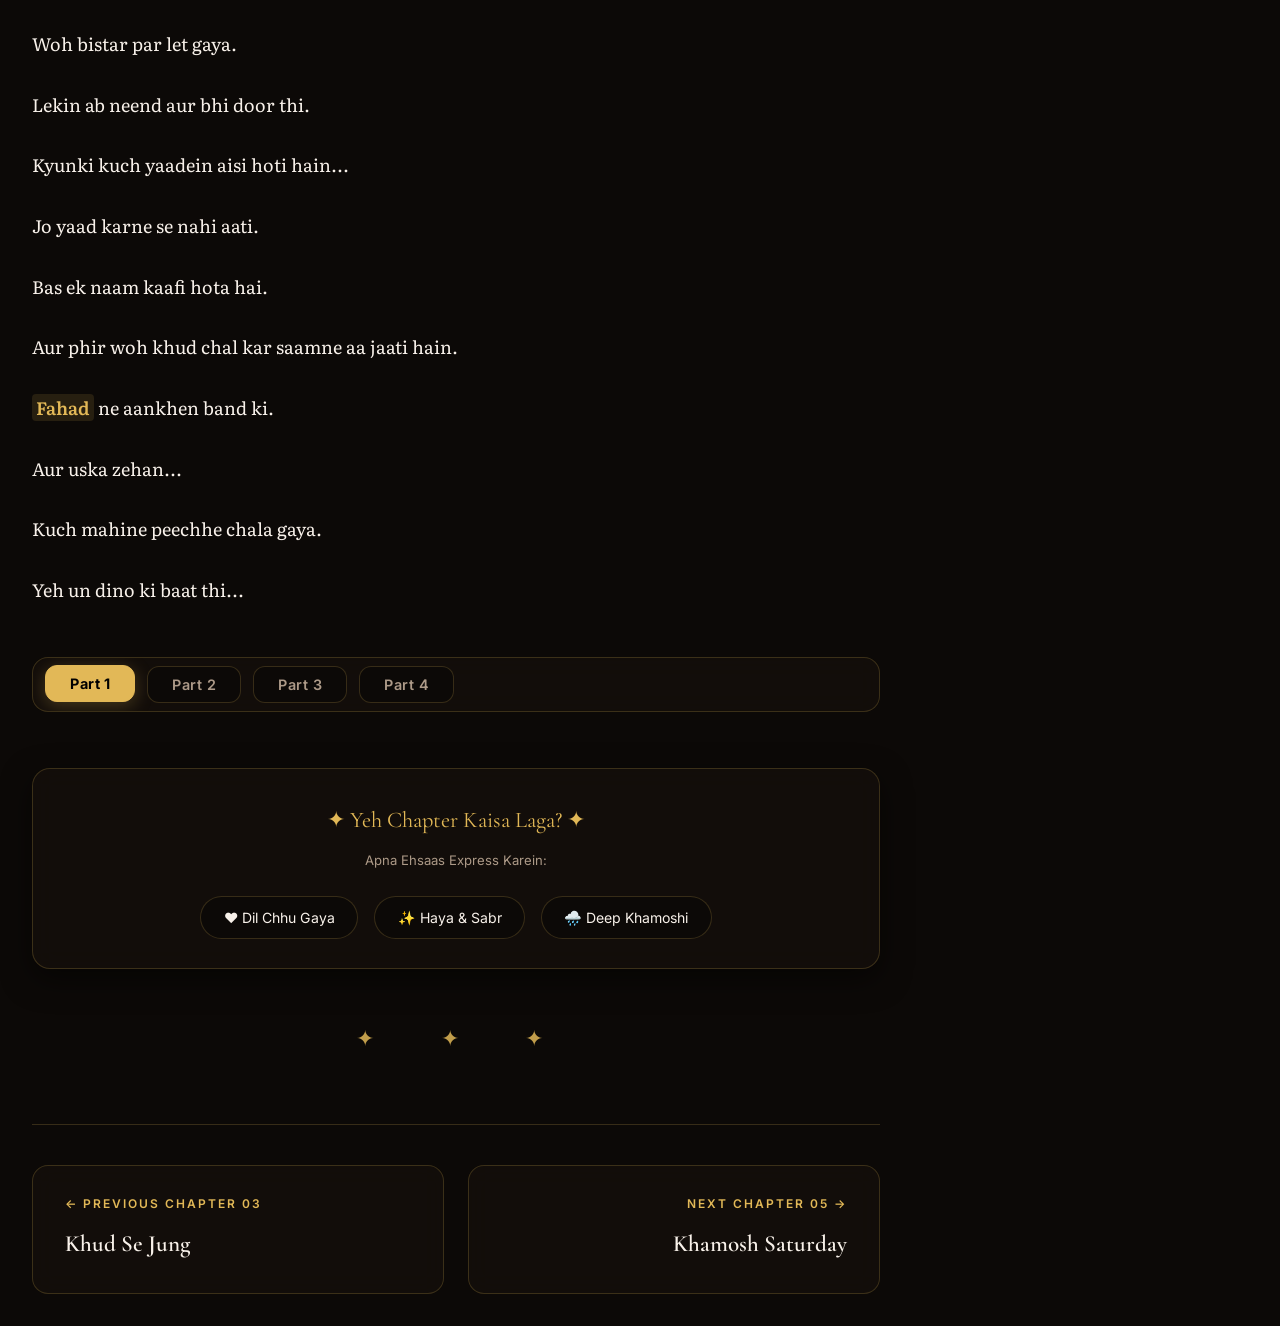
<file: chapter4.html>
<!DOCTYPE html>
<html lang="en">
<head>
    <meta charset="UTF-8">
    <meta name="viewport" content="width=device-width, initial-scale=1.0">
    <title>Chapter 04 — Be-Khabar Lamhe | Parda Aur Mijaz</title>
    
    <!-- OpenGraph & Social Media Tags -->
    <meta property="og:type" content="article">
    <meta property="og:title" content="Chapter 04: Be-Khabar Lamhe — Parda Aur Mijaz">
    <meta property="og:description" content="Read Chapter 04 (Be-Khabar Lamhe) of Parda Aur Mijaz by Mohammad. An Urdu novel of quiet grace and unspoken emotions.">
    <meta property="og:image" content="cover.jpg">
    <meta name="twitter:card" content="summary_large_image">

    <link rel="preconnect" href="https://fonts.googleapis.com">
    <link rel="preconnect" href="https://fonts.gstatic.com" crossorigin>
    <link href="https://fonts.googleapis.com/css2?family=Cormorant+Garamond:ital,wght@0,400;0,600;0,700;1,400;1,600&family=Inter:wght@300;400;500;600&family=Literata:ital,opsz,wght@0,7..72,400;0,7..72,600&family=Noto+Nastaliq+Urdu:wght@400;700&display=swap" rel="stylesheet">
    <link rel="stylesheet" href="chapter.css">
<script>
        (function() {
            var t = localStorage.getItem("selectedTheme") || localStorage.getItem("parda_theme") || "dark";
            var f = localStorage.getItem("selectedFont") || localStorage.getItem("parda_font") || "literata";
            var s = localStorage.getItem("selectedSize") || localStorage.getItem("parda_size") || "medium";
            document.documentElement.setAttribute("data-theme", t);
            document.documentElement.setAttribute("data-font", f);
            document.documentElement.setAttribute("data-size", s);
        })();
    </script>
</head>
<body>

    <!-- TOP READING PROGRESS BAR -->
    <div class="progress-container">
        <div class="progress-bar" id="progress-bar"></div>
    </div>

    <!-- SITE HEADER -->
    <header class="site-header">
        <a href="home.html" class="logo">Parda <span>Aur Mijaz</span></a>
        <div class="header-actions">
            <button class="header-button audio-toggle-btn" onclick="toggleAmbient('calm', this)" title="Soft Calming Music">Sound</button>
            <button class="header-button" id="openChapters">Chapters</button>
            <button class="header-button" id="openSettings">Settings</button>
        </div>
    </header>

    <!-- CHAPTER DRAWER (ALL 12 CHAPTERS) -->
    <div class="chapter-drawer" id="chapterDrawer">
        <div class="drawer-header">
            <h3>Chapters Index</h3>
            <button id="closeChapters">&times;</button>
        </div>
        <div class="drawer-content">
<a href="chapter1.html" class="chapter-link"><span>01</span> Ek Khwaab</a>
<a href="chapter2.html" class="chapter-link"><span>02</span> Dil Ki Tabdeeli</a>
<a href="chapter3.html" class="chapter-link"><span>03</span> Khud Se Jung</a>
<a href="chapter4.html" class="chapter-link active"><span>04</span> Be-Khabar Lamhe</a>
<a href="chapter5.html" class="chapter-link"><span>05</span> Khamosh Saturday</a>
<a href="chapter6.html" class="chapter-link"><span>06</span> Ghar Ki Raah</a>
<a href="chapter7.html" class="chapter-link"><span>07</span> Raat Ki Sair</a>
<a href="chapter8.html" class="chapter-link"><span>08</span> Parde Ke Peeche</a>
<a href="chapter9.html" class="chapter-link"><span>09</span> Ehsaas Ka Safar</a>
<a href="chapter10.html" class="chapter-link"><span>10</span> Dil Ke Sawalon Ka Aagaz</a>
<a href="chapter11.html" class="chapter-link"><span>11</span> Hadees Aur Mohobbat</a>
<a href="chapter12.html" class="chapter-link"><span>12</span> Khamosh Fasla</a>
        </div>
    </div>

    <!-- SETTINGS PANEL -->
    <div class="settings-panel" id="settingsPanel">
        <div class="settings-header">
            <h3>Reading Settings</h3>
            <button id="closeSettings">&times;</button>
        </div>
        
        <div class="setting-group">
            <label>Theme Style</label>
            <div class="theme-grid">
                <button onclick="applyTheme('dark')">Dark</button>
                <button onclick="applyTheme('oled')">OLED Black</button>
                <button onclick="applyTheme('cream')">Cream</button>
                <button onclick="applyTheme('midnight')">Midnight</button>
                <button onclick="applyTheme('emerald')">Emerald</button>
            </div>
        </div>

        <div class="setting-group">
            <label>Font Family</label>
            <button class="font-option" onclick="applyFont('literata')">Literata (Classic)</button>
            <button class="font-option" onclick="applyFont('inter')">Inter (Modern Sans)</button>
            <button class="font-option" onclick="applyFont('nastaliq')">Urdu Nastaliq</button>
        </div>

        <div class="setting-group">
            <label>Text Size</label>
            <div class="size-buttons">
                <button onclick="applySize('small')">Small</button>
                <button onclick="applySize('medium')">Medium</button>
                <button onclick="applySize('large')">Large</button>
            </div>
        </div>
    </div>

    <!-- OVERLAY -->
    <div class="settings-overlay" id="settingsOverlay"></div>

    <!-- MAIN CONTENT & SIDEBAR WRAPPER -->
    <div class="chapter-wrapper">
        <main class="chapter-main-content">
            <div class="chapter-header">
                <span class="chapter-badge">Chapter 04</span>
                <h1 class="chapter-title">Be-Khabar Lamhe</h1>
                <div class="chapter-meta">
                    <span id="read-time">Calculating...</span>
                    <span id="word-count">Calculating...</span>
                </div>
            </div>

            <!-- TOP PART SWITCHER TABS -->
<div class="part-tabs-container">
    <button class="part-tab active" onclick="switchPart(1)">Part 1</button><button class="part-tab" onclick="switchPart(2)">Part 2</button><button class="part-tab" onclick="switchPart(3)">Part 3</button><button class="part-tab" onclick="switchPart(4)">Part 4</button>
</div>

            <!-- STORY BODY CONTENT -->
            <article class="story-body">
<div id="part-1" class="part-content active" style="display: block;">
<p class="drop-cap">"Kuch lamhe us waqt bilkul aam lagte hain... magar waqt guzarne ke baad wahi yaadein dil ki sabse qeemti daulat ban jaati hain."</p>
<figure class="novel-emotion-card">
    <div class="novel-emotion-card-wrapper">
        <img src="super12.jpg" alt="✦ Be-Khabar Lamhe ✦" loading="lazy">
        <div class="novel-emotion-card-overlay"></div>
        <div class="novel-emotion-card-caption">✦ Be-Khabar Lamhe ✦</div>
    </div>
</figure>
<p>Us raat Fahad ko neend der se aayi.</p>
<p>Bistar par lete hue kaafi waqt guzar chuka tha.</p>
<p>Kamre ki batti band thi aur bahar se aati halki roshni parde ke kinare se andar gir rahi thi. Ghar mein sab so chuke the. Kabhi kabhi door se kisi gaadi ke guzrne ki awaaz aati aur phir kamra dobara apni khamoshi mein laut jaata.</p>
<p>Fahad ne ek baar aankhen band ki.</p>
<p>Phir khol di.</p>
<p>Karwat badli.</p>
<p>Takiya thoda sa theek kiya.</p>
<p>Phir seedha chhat ki taraf dekhne laga.</p>
<p>Neend nahi aa rahi thi.</p>
<p>Ajeeb baat thi.</p>
<p>Din bhi koi khaas nahi guzra tha.</p>
<p>Kaam bhi roz ki tarah tha.</p>
<p>Sab kuch bilkul aam.</p>
<p>Lekin uske andar jaise kuch aam nahi raha tha.</p>
<p>Jab bhi aankhen band karta...</p>
<p>Aamina ka naam uske zehan mein goonj uthta.</p>
<p>Woh khud ko samjhane ki koshish karta.</p>
<p>"Bas... so ja."</p>
<p>Kuch seconds tak aankhen band rehti.</p>
<p>Phir wahi khayal.</p>
<p>Aakhir usne ek gehri saans li aur bistar par se uth kar baith gaya.</p>
<p>Kuch der chup-chaap saamne dekhta raha.</p>
<p>Phir haath badhakar mobile uthaya.</p>
<p>Screen on hote hi kamre ka andhera ek pal ke liye halka pad gaya.</p>
<p>Usne waqt dekha.</p>
<p>Kaafi raat ho chuki thi.</p>
<p>Phir bhi neend ka koi naam-o-nishaan nahi tha.</p>
<p>Usne mobile wapas rakhne ke bajaye WhatsApp khol liya.</p>
<p>Kyun khola...</p>
<p>Use khud nahi pata tha.</p>
<p>Kisi ko message nahi karna tha.</p>
<p>Kisi ke message ka intezar bhi nahi tha.</p>
<p>Bas yunhi.</p>
<p>Be-maqsad.</p>
<p>Chats ki list saamne aa gayi.</p>
<p>Uski ungli screen par dheere dheere chalne lagi.</p>
<p>Ek chat...</p>
<p>Phir doosri...</p>
<p>Kuch purane messages...</p>
<p>Kuch naye.</p>
<p>Kabhi kisi group ka notification dekhta.</p>
<p>Kabhi kisi purani conversation par nazar padti.</p>
<p>Phir bina padhe aage badh jaata.</p>
<p>Jaise woh kisi ko dhoondh nahi raha tha...</p>
<p>Bas apne zehan se bachne ki koshish kar raha tha.</p>
<p>Lekin insaan aksar jis cheez se bachna chahta hai...</p>
<p>Wahi cheez uske saamne aa jaati hai.</p>
<p>Achanak uski ungli ruk gayi.</p>
<p>Screen par ek naam tha.</p>
<p>Aamina.</p>
<p>Fahad kuch lamhon tak us naam ko dekhta raha.</p>
<p>Usne chat foran nahi kholi.</p>
<p>Bas naam dekhta raha.</p>
<p>Pata nahi kyun.</p>
<p>Jaise ek chhota sa naam achanak poori raat ka wazan apne andar samet kar khada ho.</p>
<p>Phir usne dheere se chat khol di.</p>
<p>Conversation chhoti thi.</p>
<p>Sirf chand paighaam.</p>
<p>Na koi lambi baat.</p>
<p>Na koi khaas guftagu.</p>
<p>Bas kaam se judi kuch baatein.</p>
<p>Kuch chhote jawab.</p>
<p>Kuch seedhe lafz.</p>
<p>Fahad screen ko upar se neeche tak dekhta raha.</p>
<p>Ek message par uski nazar thodi der ke liye ruk gayi.</p>
<p>Phir doosre par.</p>
<p>Usne chat ko dobara padha.</p>
<p>Jaise pehli baar jo lafz padhe the...</p>
<p>Ab unhi lafzon mein kuch aur dhoondh raha ho.</p>
<p>Uske chehre par halki si muskurahat aayi.</p>
<p>Phir khud hi khatam ho gayi.</p>
<p>Mobile ki roshni ab bhi uske chehre par pad rahi thi.</p>
<p>Kamra waise hi khamosh tha.</p>
<p>Lekin Fahad ke zehan mein ab khamoshi nahi thi.</p>
<p>Uske saamne woh chand messages nahi the...</p>
<p>Balki un messages se judi hui kuch purani tasveerein thi.</p>
<p>Office ka woh kona...</p>
<p>Computer screens...</p>
<p>Kaam ke darmiyan chhoti chhoti baatein...</p>
<p>Aamina ka kisi baat par sirf "Ji" keh dena...</p>
<p>Aur phir bina kisi aur baat ke dobara apne kaam mein lag jaana.</p>
<p>Sab kuch kitna aam tha.</p>
<p>Us waqt shayad usne inmein se kisi cheez ko yaad rakhne layak bhi nahi samjha tha.</p>
<p>Lekin aaj...</p>
<p>Wahi chhoti chhoti baatein uske zehan mein ek ek karke laut rahi thi.</p>
<p>Fahad ne mobile neeche kar diya.</p>
<p>Kuch der tak use apne haath mein hi pakde rakha.</p>
<p>Phir dheere se screen band kar di.</p>
<p>Andhera dobara kamre mein utar aaya.</p>
<p>Woh bistar par let gaya.</p>
<p>Lekin ab neend aur bhi door thi.</p>
<p>Kyunki kuch yaadein aisi hoti hain...</p>
<p>Jo yaad karne se nahi aati.</p>
<p>Bas ek naam kaafi hota hai.</p>
<p>Aur phir woh khud chal kar saamne aa jaati hain.</p>
<p>Fahad ne aankhen band ki.</p>
<p>Aur uska zehan...</p>
<p>Kuch mahine peechhe chala gaya.</p>
<p>Yeh un dino ki baat thi...</p>

</div>

<div id="part-2" class="part-content" style="display: none;">
<p>Jab Fahad ki badi behan ka nikah tay hua tha.</p>
<figure class="novel-emotion-card">
    <div class="novel-emotion-card-wrapper">
        <img src="super13.jpg" alt="✦ Khamosh Aangan ✦" loading="lazy">
        <div class="novel-emotion-card-overlay"></div>
        <div class="novel-emotion-card-caption">✦ Khamosh Aangan ✦</div>
    </div>
</figure>
<p>Ghar ka mahaul achanak badal gaya tha.</p>
<p>Jo ghar roz apni wahi routine mein chalta tha, aaj har kone mein kisi na kisi kaam ki awaaz sunai deti.</p>
<p>Kabhi drawing room mein rishtedaaron ki baat chal rahi hoti...</p>
<p>Kabhi kisi ko phone kiya ja raha hota...</p>
<p>Kabhi shaadi ke kapdon ka zikr hota...</p>
<p>Aur kabhi kisi cheez ki list dobara banayi ja rahi hoti.</p>
<p>Maa subah se kisi na kisi kaam mein lagi rehti.</p>
<p>Chhoti behan kabhi shopping ki list lekar baithti...</p>
<p>Kabhi kisi cheez ki tasveer dikha kar poochti,</p>
<p>"Ye kaisa rahega?"</p>
<p>Aur Fahad...</p>
<p>Uske liye to jaise ghar ka har kaam zaroori tha.</p>
<p>Kabhi kisi ko market lekar jaana...</p>
<p>Kabhi invitation cards lene jaana...</p>
<p>Kabhi kisi rishtedaar ko phone karna...</p>
<p>Kabhi shaadi ki kisi chhoti si zaroorat ko poora karna.</p>
<p>Shaadi ghar mein thi...</p>
<p>Lekin masroof sab the.</p>
<p>Aur un sab mein Fahad bhi kisi se kam nahi tha.</p>
<p>Shaadi se kuch din pehle usne office se chhutti le li thi.</p>
<p>Lekin chhutti shuru hone se pehle ek kaam abhi baqi tha.</p>
<p>Daawat dena.</p>
<p>Agli subah woh hamesha ki tarah office ke liye nikla.</p>
<p>Bas aaj uske haath mein roz ka office bag hi nahi tha.</p>
<p>Uske saath shaadi ke invitation cards ka ek chhota sa bundle bhi tha.</p>
<p>Office pahunchte hi usne apna kaam sambhala.</p>
<p>Lekin uske zehan mein ek aur kaam tha.</p>
<p>Aaj use sabko daawat deni thi.</p>
<p>Thodi der baad woh cards lekar ek ek desk ki taraf jaane laga.</p>
<p>Jahan koi milta...</p>
<p>Woh card uski taraf badha deta.</p>
<p>"Meri badi behan ka nikah hai."</p>
<p>"Aap zaroor tashreef laiyega."</p>
<p>Har baar yehi alfaaz.</p>
<p>Lekin har desk par jawab alag.</p>
<p>Koi foran mubarakbaad deta.</p>
<p>Koi card dekhkar muskurata.</p>
<p>Koi mazaak karne lagta.</p>
<p>"Sir, khana achha hona chahiye."</p>
<p>Fahad hans kar kehta,</p>
<p>"Khane ke liye aa rahe ho ya dua dene?"</p>
<p>Saamne se jawab aata,</p>
<p>"Sir, dono ka package hai."</p>
<p>Fahad bhi hans deta.</p>
<p>Kahin se awaaz aati,</p>
<p>"Hum sirf biryani ke liye aa rahe hain."</p>
<p>"Achha?"</p>
<p>Fahad hansi rok kar kehta,</p>
<p>"To phir card wapas karo."</p>
<p>"Sir, mazaak kar raha hoon."</p>
<p>Office ka mahaul dheere dheere hansi mazaak se bhar gaya.</p>
<p>Kuch der ke liye roz ka kaam, emails aur reports sab peeche reh gaye.</p>
<p>Har taraf se usse mubarakbaad mil rahi thi.</p>
<p>Kisi ke chehre par sachchi khushi thi...</p>
<p>Kisi ki baaton mein hamesha wali office ki shararat.</p>
<p>Fahad bhi har kisi ko muskura kar jawab deta raha.</p>
<p>Phir cards ka bundle haath mein liye woh apni team ki taraf badha.</p>
<p>Wahi team...</p>
<p>Jiska woh Team Leader tha.</p>
<p>Usne ek ek karke sabko card diya.</p>
<p>Kisi ne card khola.</p>
<p>Kisi ne bina khole hi mubarakbaad de di.</p>
<p>Kisi ne shaadi ki tareekh pooch li.</p>
<p>Fahad sabko jawab deta hua aage badhta raha.</p>
<p>Aur phir...</p>
<p>Uske kadam Aamina ki desk ke paas ruk gaye.</p>
<p>Aamina hamesha ki tarah apne kaam mein masroof thi.</p>
<p>Screen par nazar jami hui thi.</p>
<p>Uske saamne files khuli hui thi aur woh bina kisi jaldi ke apna kaam kar rahi thi.</p>
<p>Fahad ne ek pal ke liye use dekha.</p>
<p>Phir normal andaaz mein kaha,</p>
<p>"Assalamu Alaikum."</p>
<p>Aamina ne foran nazar uthayi.</p>
<p>"Wa Alaikum Assalam."</p>
<p>Fahad ne haath mein pakda hua card uski taraf badhaya.</p>
<p>"Meri badi behan ka nikah hai."</p>
<p>"Agar aap aa sakein to mujhe khushi hogi."</p>
<p>Aamina ne dono haathon se card liya.</p>
<p>Usne card ko palat kar dekha.</p>
<p>Phir saamne likhi tareekh par ek nazar dali.</p>
<p>Uske baad card sambhal kar apne paas rakhte hue narmi se boli,</p>
<p>"In Sha Allah... koshish karungi."</p>
<p>Fahad ne halka sa sir hila diya.</p>
<p>"Theek hai."</p>
<p>Bas.</p>
<p>Itni hi baat hui.</p>
<p>Na koi lambi guftagu...</p>
<p>Na koi khaas reaction.</p>
<p>Fahad agle desk ki taraf badh gaya.</p>
<p>Aamina ne bhi card apni desk par rakh diya...</p>
<p>Aur dobara apne computer screen ki taraf dekhne lagi.</p>
<p>Us waqt...</p>
<p>Na Fahad ne us lamhe ko yaad rakhne ki koshish ki.</p>
<p>Na Aamina ne.</p>
<p>Un dono ke liye woh bas ek aam si office ki subah thi.</p>
<p>Ek Team Leader...</p>
<p>Apni team ko apni behan ke nikah ki daawat de raha tha.</p>
<p>Aur ek employee...</p>
<p>Apne Team Leader ki daawat ka card apni desk par rakh rahi thi.</p>

</div>

<div id="part-3" class="part-content" style="display: none;">
<p>Bas itna hi.</p>
<figure class="novel-emotion-card">
    <div class="novel-emotion-card-wrapper">
        <img src="super14.jpg" alt="✦ Solitary Moments ✦" loading="lazy">
        <div class="novel-emotion-card-overlay"></div>
        <div class="novel-emotion-card-caption">✦ Solitary Moments ✦</div>
    </div>
</figure>
<p>Lekin zindagi ko shayad us waqt pata tha...</p>
<p>Ke kuch aam se lagne wale lamhe...</p>
<p>Baad mein yaadon ka sabse khoobsurat hissa ban jaate hain.</p>
<p>Do din baad...</p>
<p>Fahad ki chhutti shuru ho gayi.</p>
<p>Ghar mein mehmaan aana shuru ho gaye the.</p>
<p>Jo ghar kuch din pehle tak apni roz ki khamosh routine mein rehta tha...</p>
<p>Aaj wahan har waqt kisi na kisi ki awaaz sunai deti.</p>
<p>Kabhi drawing room se hansi ki awaaz aati...</p>
<p>Kabhi kitchen se bartanon ki.</p>
<p>Kabhi kisi rishtedaar ki awaaz door se sunai deti,</p>
<p>"Arre, ye samaan idhar rakh do."</p>
<p>Aur kabhi Maa kisi ko awaaz de rahi hoti.</p>
<p>Har taraf hansi thi...</p>
<p>Duaayein thi...</p>
<p>Aur ek ajeeb si khushi thi jo poore ghar mein phaili hui thi.</p>
<p>Fahad ke paas baithne ka waqt hi nahi tha.</p>
<p>Kabhi woh market bhaag raha hota.</p>
<p>Kisi cheez ki kami reh gayi...</p>
<p>To market.</p>
<p>Koi samaan hall pahunchana tha...</p>
<p>To hall.</p>
<p>Decorator ko kisi cheez ki zaroorat pad gayi...</p>
<p>To uske saath khada Fahad.</p>
<p>Kabhi phone kaan se laga hota.</p>
<p>"Ji, bhai... woh stage wala kaam ho gaya?"</p>
<p>Kabhi doosri taraf se catering wale ki call aa jaati.</p>
<p>"Kitne baje tak khana ready hoga?"</p>
<p>Aur kabhi ghar se phone aa jaata,</p>
<p>"Fahad, woh cheez lete aana."</p>
<p>"Ji, le aata hoon."</p>
<p>Phone rakhta...</p>
<p>Aur agle kaam ke liye nikal jaata.</p>
<p>Din kaise guzar raha tha...</p>
<p>Use khud bhi pata nahi chal raha tha.</p>
<p>Subah ghar se nikla tha...</p>
<p>Aur dekhte hi dekhte shaam ho jaati.</p>
<p>Phir raat.</p>
<p>Aur agle din dobara wahi bhaag-daud.</p>
<p>Kabhi kisi mehmaan ko lene jaana...</p>
<p>Kabhi kisi ko ghar tak chhodna...</p>
<p>Kabhi arrangements check karna.</p>
<p>Usse khud bhi yaad nahi tha...</p>
<p>Ke usne aakhri baar sukoon se baith kar chai kab pi thi.</p>
<p>Kabhi chai haath mein aati bhi...</p>
<p>To phone baj jaata.</p>
<p>Chai table par reh jaati...</p>
<p>Aur Fahad kisi aur kaam mein lag jaata.</p>
<p>Lekin itni bhaag-daud ke bawajood...</p>
<p>Uske chehre par thakan se zyada khushi thi.</p>
<p>Aakhir ghar ki badi beti ka nikah tha.</p>
<p>Aur woh bhi apni badi behan ka.</p>
<p>Woh din ka intezaar sab kar rahe the.</p>
<p>Phir...</p>
<p>Aakhir woh din bhi aa gaya.</p>
<p>Jiska sab intezaar kar rahe the.</p>
<p>Nikah ka din.</p>
<p>Shaam hote hi hall mehmaanon se bharna shuru ho gaya.</p>
<p>Subah se chal rahi bhaag-daud ab apne asal rang mein aa chuki thi.</p>
<p>Fahad kabhi hall ke darwaze par khada kisi mehmaan ka istiqbal karta...</p>
<p>Kabhi kisi ko andar bithata...</p>
<p>Kabhi kisi rishtedaar ko dhoondhne nikal jaata.</p>
<p>Qasim bhi subah se uske saath tha.</p>
<p>Kabhi stage ke paas khada arrangements dekh raha hota...</p>
<p>Kabhi mehmaanon ko unki jagah tak le jaata...</p>
<p>Aur jab Fahad kisi kaam mein ulajh jaata, to bina kahe uska bojh halka kar deta.</p>
<p>Dono ke beech zyada baat ki zaroorat bhi nahi padti thi.</p>
<p>Fahad bas ek taraf ishara karta...</p>
<p>Qasim samajh jaata.</p>
<p>"Main dekh raha hoon."</p>
<p>Aur woh kaam sambhal leta.</p>
<p>Isi dauran...</p>
<p>Fahad ki jeb mein rakha mobile vibrate hua.</p>
<p>Usne bheed ke beech ek taraf hat kar mobile nikala.</p>
<p>Screen par WhatsApp notification tha.</p>
<p>Aamina.</p>
<p>Message khola.</p>
<p>"Assalamu Alaikum."</p>
<p>"Hall ka exact location share kar dijiye."</p>
<p>Fahad ne foran location share kar di.</p>
<p>Phir sirf itna likha,</p>
<p>"Wa Alaikum Assalam."</p>
<p>"Yeh location hai."</p>
<p>"Aaram se aa jaiyega."</p>
<p>Message bhejne ke baad usne mobile wapas jeb mein rakh liya.</p>
<p>Aur phir woh dobara mehmaanon ke darmiyan masroof ho gaya.</p>
<p>Kuch der baad...</p>
<p>Hall ke darwaze ki taraf se do khawateen andar daakhil hui.</p>
<p>Dono parde mein thi.</p>
<p>Fahad ki nazar anjaane mein udhar chali gayi.</p>
<p>Unmein se ek...</p>
<p>Aamina thi.</p>
<p>Aur doosri uski badi behan.</p>
<p>Dono khamoshi se hall ke andar aa rahi thi.</p>
<p>Aur Fahad...</p>
<p>Mehmaanon ke beech khada bas unki taraf dekhta reh gaya.</p>
<p>Aamina ke haath mein ek khoobsurat sa gift tha.</p>
<p>Fahad ne unhe dekhte hi aage badh kar unka istiqbal kiya.</p>
<p>"Assalamu Alaikum."</p>

</div>

<div id="part-4" class="part-content" style="display: none;">
<p>"Wa Alaikum Assalam."</p>
<figure class="novel-emotion-card">
    <div class="novel-emotion-card-wrapper">
        <img src="super15.jpg" alt="✦ Nayi Subah ✦" loading="lazy">
        <div class="novel-emotion-card-overlay"></div>
        <div class="novel-emotion-card-caption">✦ Nayi Subah ✦</div>
    </div>
</figure>
<p>"Aaiye..."</p>
<p>"Khush aamdeed."</p>
<p>Aamina ne halka sa sir jhukaya.</p>
<p>Fahad ne unke liye hall ke andar baithne ka intezam karwa diya.</p>
<p>Uske paas rukne ka waqt nahi tha.</p>
<p>Hall mein mehmaan lagataar aa rahe the.</p>
<p>Koi use awaaz de raha tha...</p>
<p>Kisi ko kisi cheez ki zaroorat thi...</p>
<p>Aur kahin se Qasim kisi kaam ke liye use bula raha tha.</p>
<p>Fahad dobara mehmaanon ke istiqbal mein masroof ho gaya.</p>
<p>Kuch der baad...</p>
<p>Aamina aur uski badi behan stage ki taraf badhin.</p>
<p>Dulhan ke paas pahunch kar dono ne use mubarakbaad di.</p>
<p>Dua di.</p>
<p>Aur phir Aamina ne apne haath mein pakda hua tohfa aage badha diya.</p>
<p>Fahad ki behan ne muskurate hue gift liya.</p>
<p>"Bahut shukriya."</p>
<p>Aamina ne narmi se kaha,</p>
<p>"Allah aapko hamesha khush rakhe."</p>
<p>Phir dono kuch der wahan ruki aur wapas apni jagah ki taraf chali gayin.</p>
<p>Fahad door se ye sab dekh raha tha.</p>
<p>Uske liye ye bas uski behan ke nikah ki shaam thi.</p>
<p>Mehmaan...</p>
<p>Duaayein...</p>
<p>Tohfe...</p>
<p>Aur apno ke beech khushi ke chand lamhe.</p>
<p>Sab kuch bilkul aam tha.</p>
<p>Jaise har shaadi mein hota hai.</p>
<p>hodi der baad photographer ne awaaz lagayi.</p>
<p>"Sir... office walon ki bhi ek photo ho jaaye."</p>
<p>Office ke sab log stage ki taraf aa gaye.</p>
<p>Jagah kam thi, isliye photographer sabko khud khada karne laga.</p>
<p>Sabse pehle usne dulhe ko khada kiya.</p>
<p>Uske bagal mein dulhan.</p>
<p>Phir Fahad ko dulhan ke paas khada hone ko kaha.</p>
<p>Aur aakhri jagah par Aamina ko Fahad ke bagal mein khada kar diya.</p>
<p>Na Fahad ne kuch kaha.</p>
<p>Na Aamina ne.</p>
<p>Dono bas apni jagah khade rahe.</p>
<p>Photographer ne camera set kiya.</p>
<p>"Sab log idhar dekhiye..."</p>
<p>"Smile..."</p>
<p>Click.</p>
<p>Bas ek tasveer.</p>
<p>Us waqt woh sirf ek office group photo thi.</p>
<p>Kisi ne us par khaas tawajjoh nahi di.</p>
<p>Kisi ne yeh nahi socha...</p>
<p>Ke waqt ke saath yahi tasveer kisi ke dil ki sabse qeemti yaad ban jayegi.</p>
<p>Photo ke baad sab neeche aa gaye.</p>
<p>Office ke log khana khane lage.</p>
<p>Aamina aur uski behan ne bhi khana khaya.</p>
<p>Jaane se pehle Aamina Fahad ke paas aayi aur sirf itna kaha,</p>
<p>"Allah aapki behan ki zindagi mein hamesha khushiyan rakhe."</p>
<p>Fahad ne muskura kar jawab diya,</p>
<p>"Aameen... Jazakillahu Khair."</p>
<p>"Allah Hafiz."</p>
<p>"Allah Hafiz."</p>
<p>Aur phir woh dono wahan se rukhsat ho gayin.</p>
<p>Fahad kuch der unhe jaate hue dekhta raha...</p>
<p>Phir mehmaanon ki taraf dobara mutawajjah ho gaya.</p>
<p>Raat kaafi ho chuki thi.</p>
<p>Hall dheere dheere khaali hone laga.</p>
<p>Jo jagah kuch der pehle awaazon aur logon se bhari hui thi...</p>
<p>Ab wahan dheere dheere khamoshi utarne lagi thi.</p>
<p>Lekin Fahad ab bhi kaam mein masroof tha.</p>
<p>Kahin koi samaan sambhalna tha...</p>
<p>Kahin kisi mehmaan ko dekhna tha.</p>
<p>Tabhi uski jeb mein rakha mobile dobara vibrate hua.</p>
<p>Usne mobile nikala.</p>
<p>Aamina ka paighaam tha.</p>
<p>"Alhamdulillah. Hum dono khairiyat se ghar pahunch gaye."</p>
<p>"Daawat ke liye Jazakillahu Khair."</p>
<p>Fahad ne foran jawab diya.</p>
<p>"Alhamdulillah."</p>
<p>"Aane ke liye aapka bhi shukriya."</p>
<p>Message bhejne ke baad chat wahi ruk gayi.</p>
<p>Na koi lambi guftagu hui...</p>
<p>Na kisi aur baat ki zarurat mehsoos hui.</p>
<p>Us waqt...</p>
<p>Ye sab bilkul mamooli tha.</p>
<p>Ek daawat.</p>
<p>Kuch mulaqat.</p>
<p>Ek tasveer.</p>
<p>Aur chand paighaam.</p>
<p>Bas.</p>
<p>Shayad isi liye kisi ne un lamhon ko yaad rakhne ki koshish bhi nahi ki.</p>
<p>Lekin waqt...</p>
<p>Waqt ko shayad in chhoti chhoti cheezon ki ahmiyat pehle hi maloom thi.</p>
<p>Fahad ki aankhen ab bhi mobile ki screen par jami hui thi.</p>
<p>Usne dheere se chat band ki.</p>
<p>Mobile haath mein hi raha.</p>
<p>Kuch pal tak woh chup baitha raha.</p>
<p>Phir ek gehri saans li.</p>
<p>Uske honton par halki si muskurahat aa gayi.</p>
<p>Aur dil hi dil mein socha...</p>
<p>"Us waqt ye sirf chand paighaam the..."</p>
<p>"Aaj... yehi meri sabse qeemti yaadon mein shamil hain."</p>

</div>
            </article>

            <!-- BOTTOM PART SWITCHER TABS -->
<div class="part-tabs-container bottom-part-tabs">
    <button class="part-tab active" onclick="switchPart(1)">Part 1</button><button class="part-tab" onclick="switchPart(2)">Part 2</button><button class="part-tab" onclick="switchPart(3)">Part 3</button><button class="part-tab" onclick="switchPart(4)">Part 4</button>
</div>

            <!-- CHAPTER BOTTOM NAVIGATION -->
            <div class="chapter-reactions-widget">
    <div class="reaction-title">✦ Yeh Chapter Kaisa Laga? ✦</div>
    <div class="reaction-subtitle">Apna Ehsaas Express Karein:</div>
    <div class="reaction-btn-group">
        <button class="reaction-btn" onclick="reactToChapter('dil', this)">❤️ Dil Chhu Gaya</button>
        <button class="reaction-btn" onclick="reactToChapter('haya', this)">✨ Haya & Sabr</button>
        <button class="reaction-btn" onclick="reactToChapter('khamoshi', this)">🌧️ Deep Khamoshi</button>
    </div>
</div>
            <div class="scene-break">✦ &nbsp; ✦ &nbsp; ✦</div>
            <nav class="chapter-nav-footer">
<a href="chapter3.html" class="chapter-nav-card prev">
    <small>&larr; Previous Chapter 03</small>
    <strong>Khud Se Jung</strong>
</a>
<a href="chapter5.html" class="chapter-nav-card next">
    <small>Next Chapter 05 &rarr;</small>
    <strong>Khamosh Saturday</strong>
</a>
            </nav>
        </main>

        <aside class="chapter-sidebar">
            <div class="sticky-sidebar-card">
                <div class="sidebar-quote-box">
                    "Har kehani parde ke peeche se shuru hoti hai... Har khamoshi ke peeche ek gehra mizaj hota hai."
                </div>

                <div>
                    <div class="sidebar-widget-title">Reading Progress</div>
                    <div style="font-size: 2rem; font-family:'Cormorant Garamond', serif; color: var(--accent-gold);" id="sidebar-scroll-percent">0%</div>
                </div>

                <div>
                    <div class="sidebar-widget-title">Character Mentions</div>
                    <div class="stats-grid">
                        <div class="stat-box">
                            <span class="stat-num" id="fahad-mentions">0</span>
                            <span class="stat-lbl">Fahad</span>
                        </div>
                        <div class="stat-box">
                            <span class="stat-num" id="aamina-mentions">0</span>
                            <span class="stat-lbl">Aamina</span>
                        </div>
                    </div>
                </div>

                <button id="backToTopBtn" class="back-to-top-btn" onclick="scrollToTop()">&uarr; Top</button>
            </div>
        </aside>
    </div>

    <script src="chapter.js"></script>
    <script>
        localStorage.setItem("last_read_chapter", "chapter4.html");
        localStorage.setItem("last_read_title", "Chapter 04 — Be-Khabar Lamhe");
    </script>
</body>
</html>
</file>
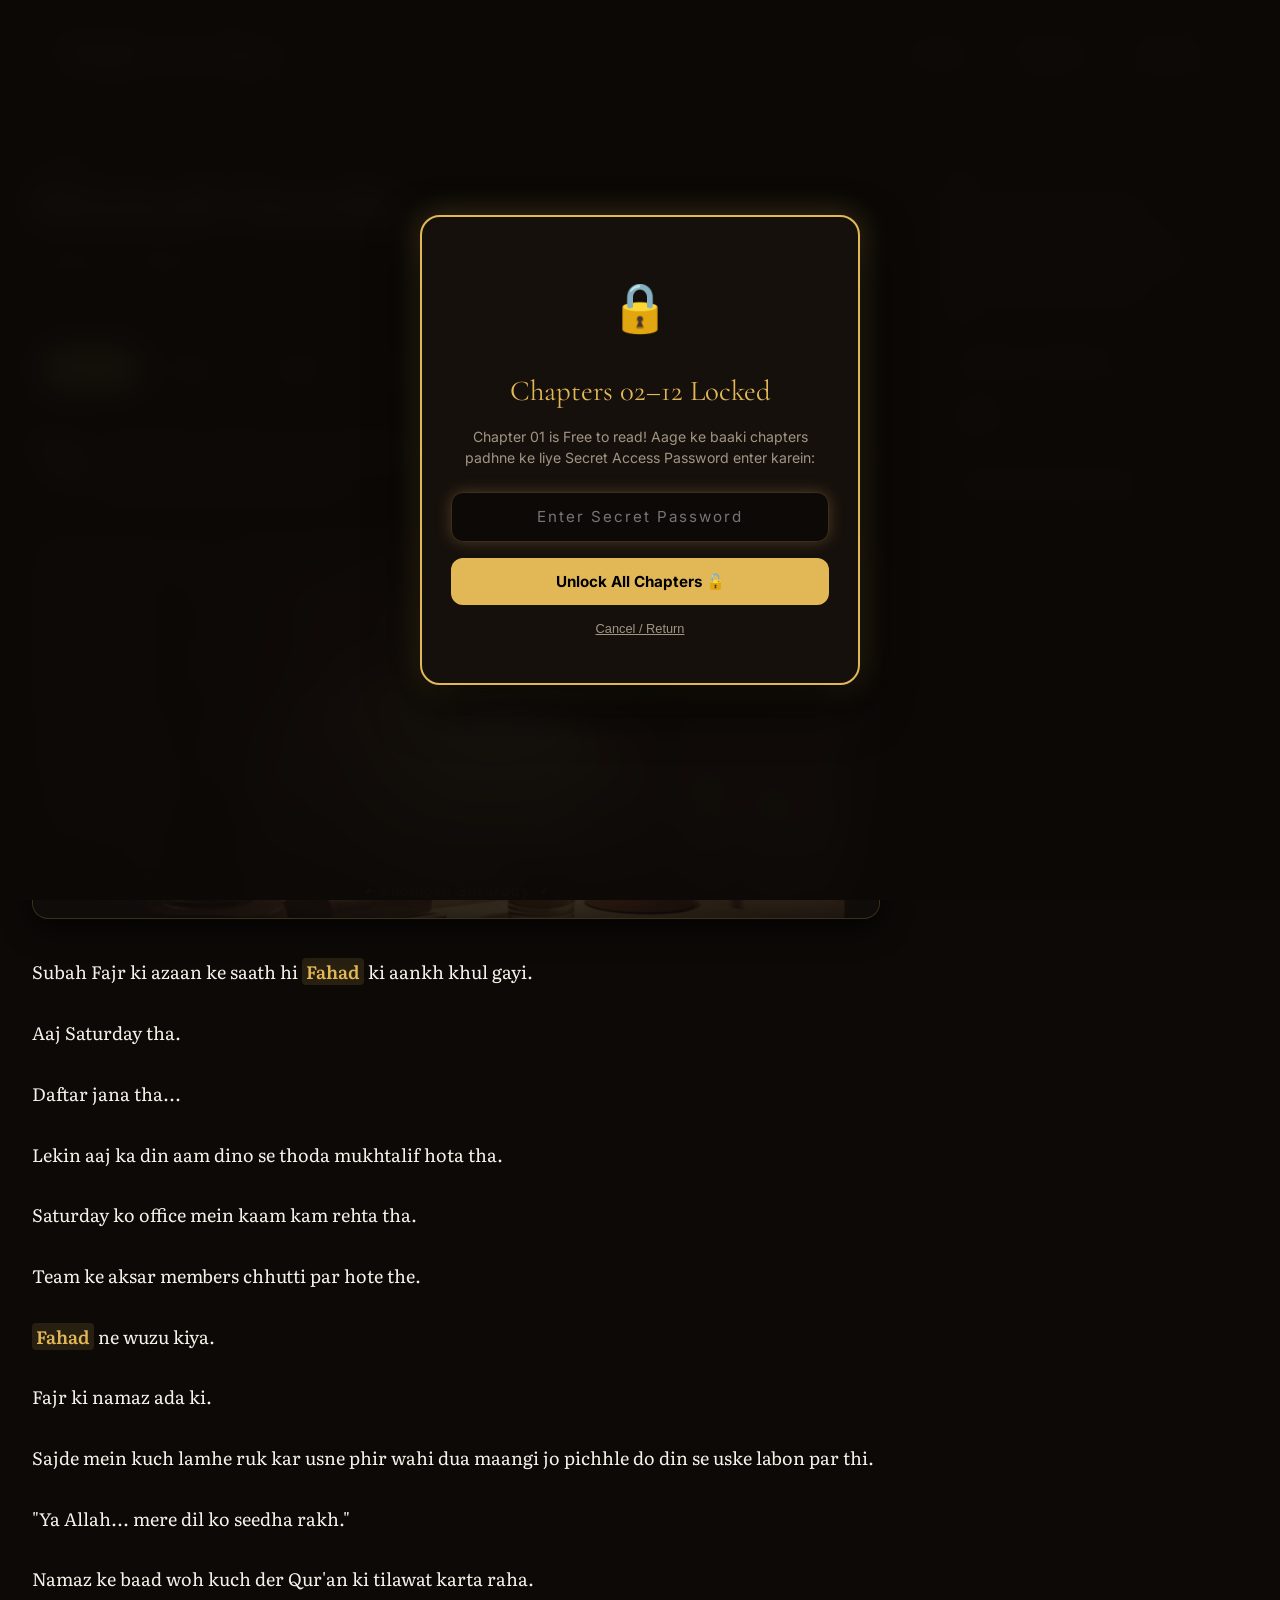
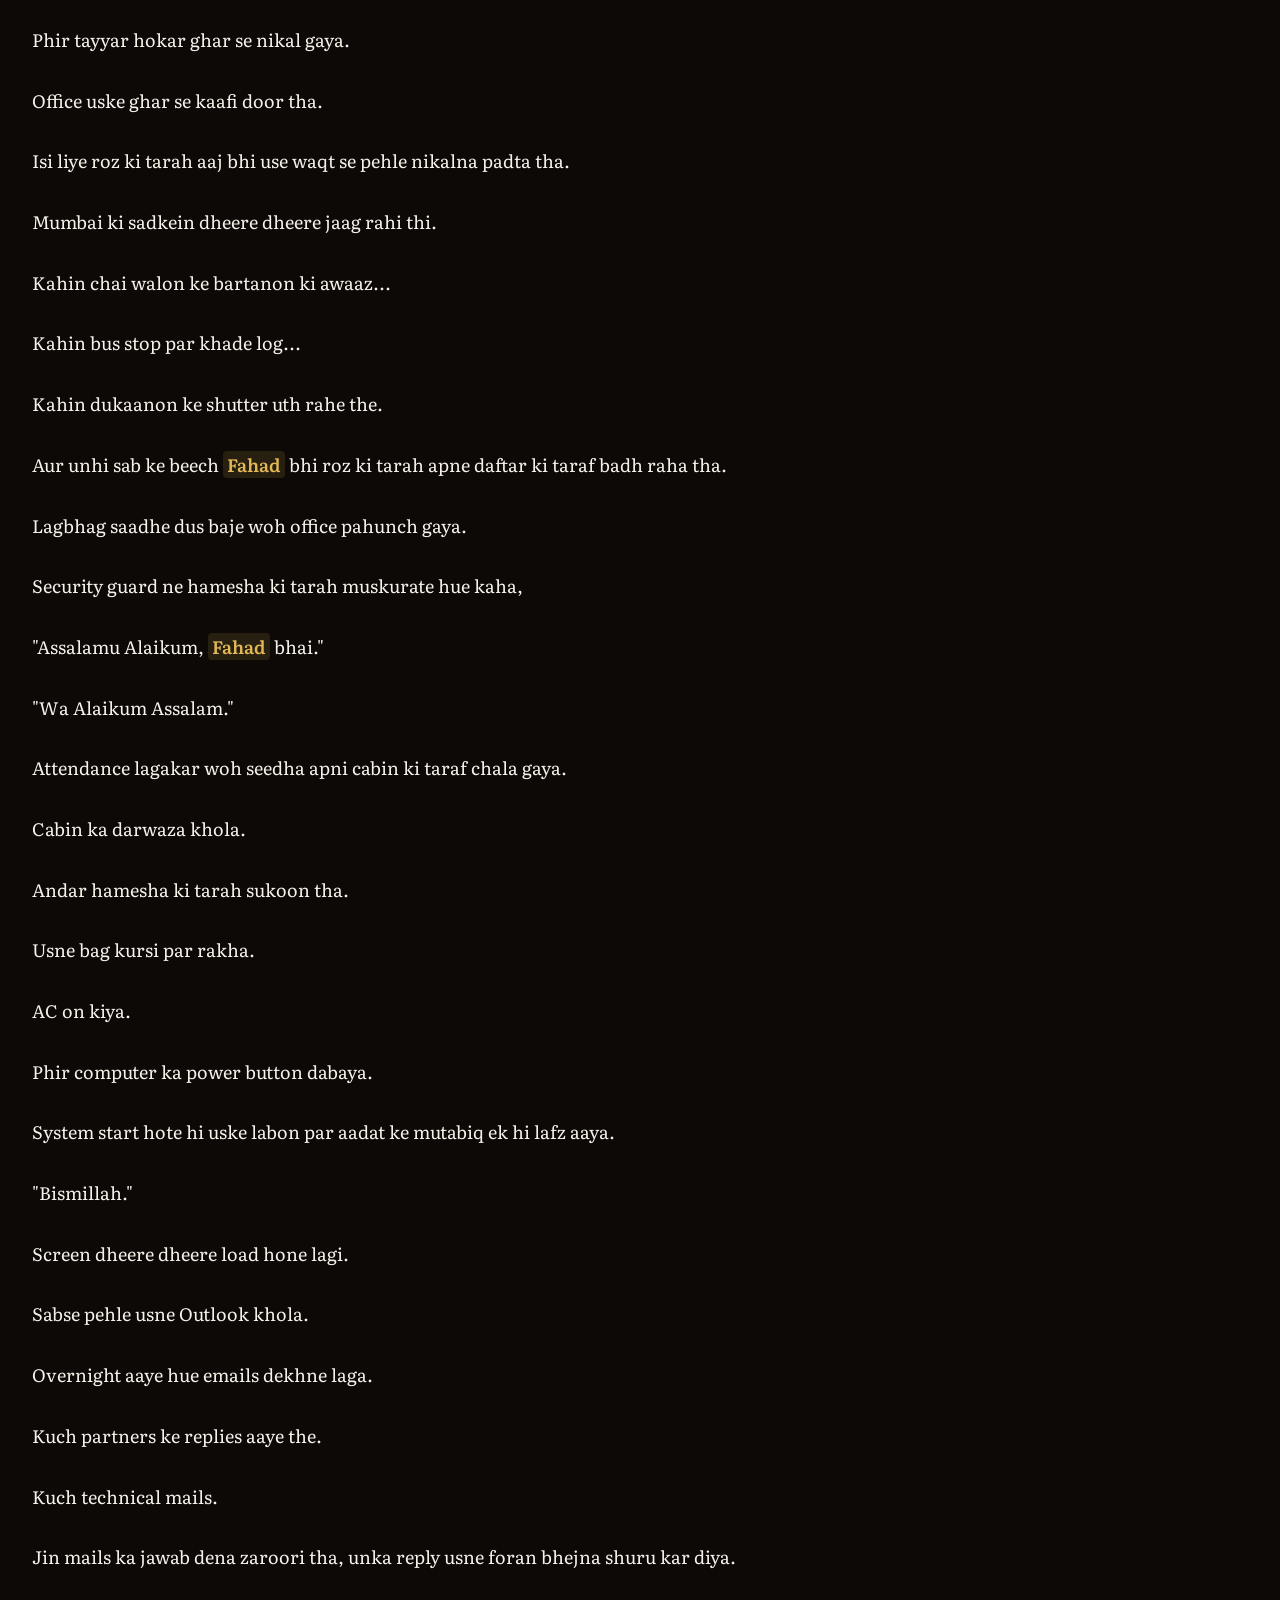
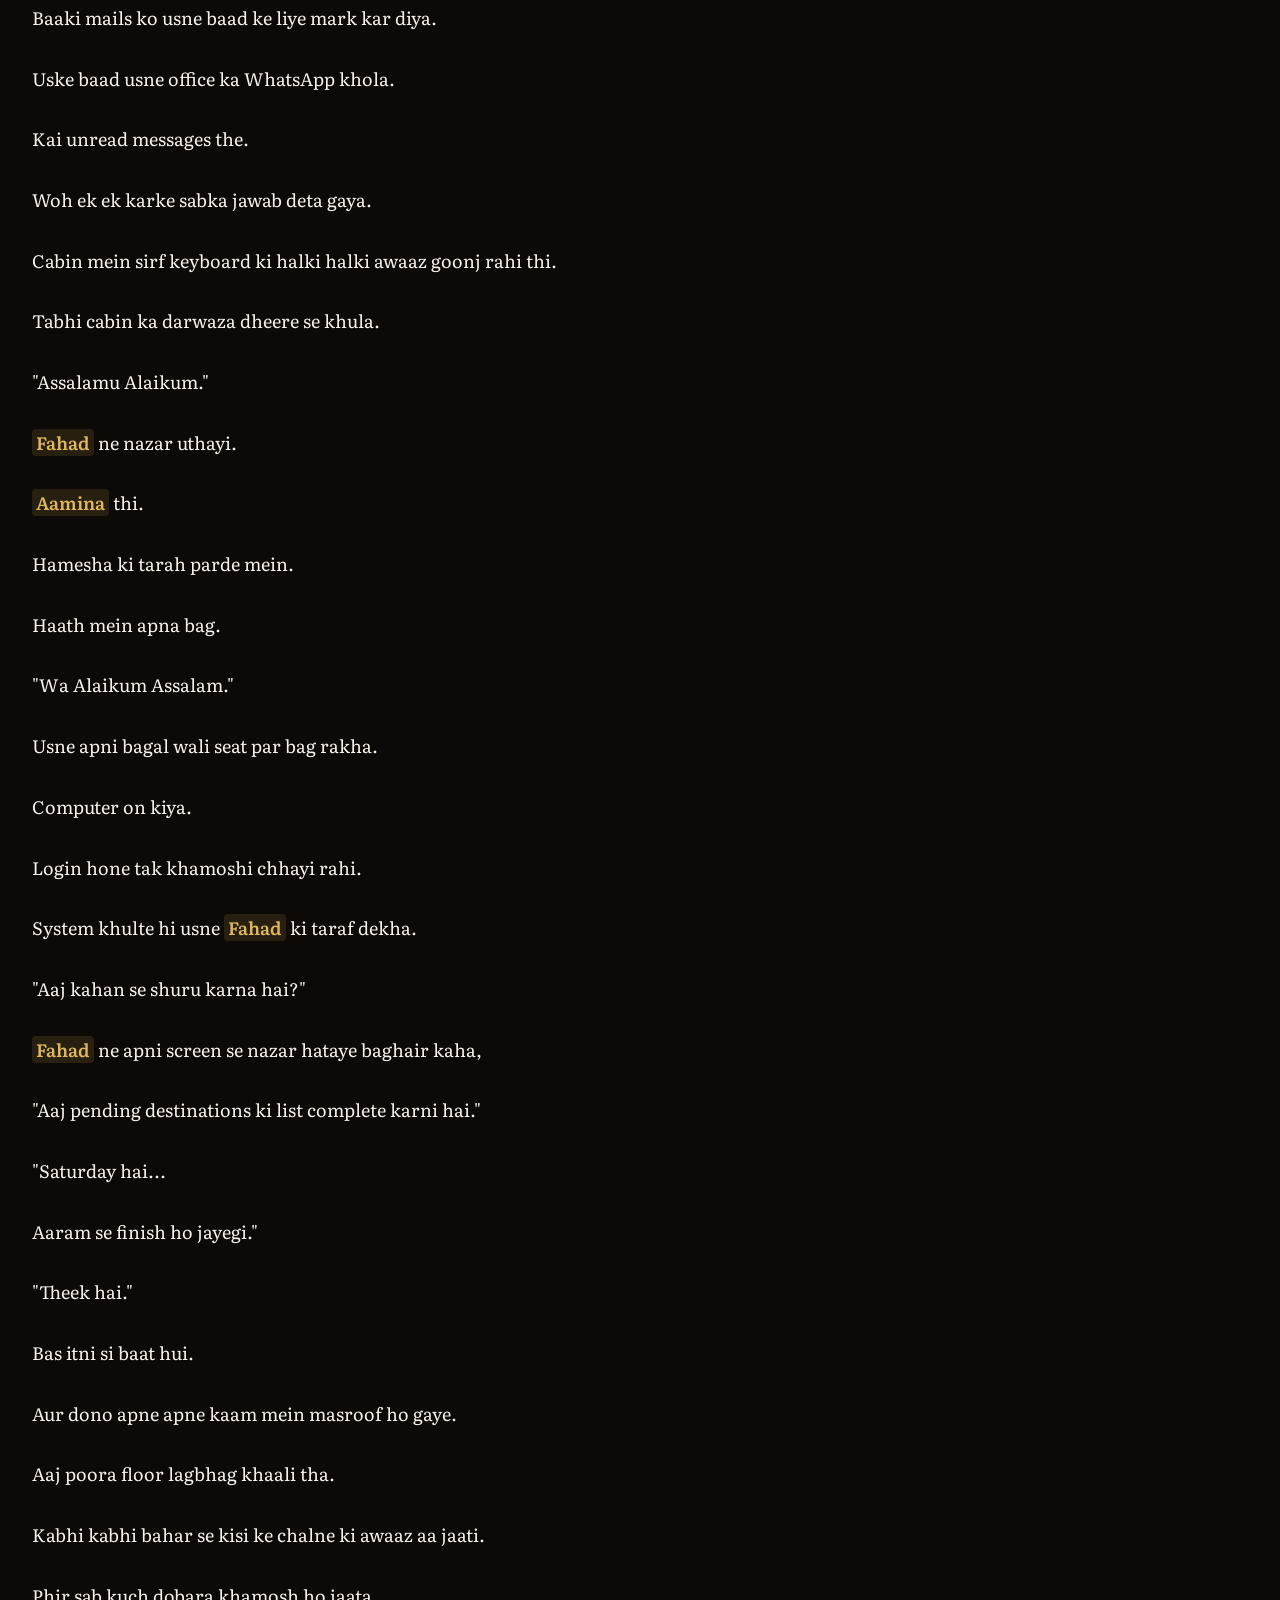
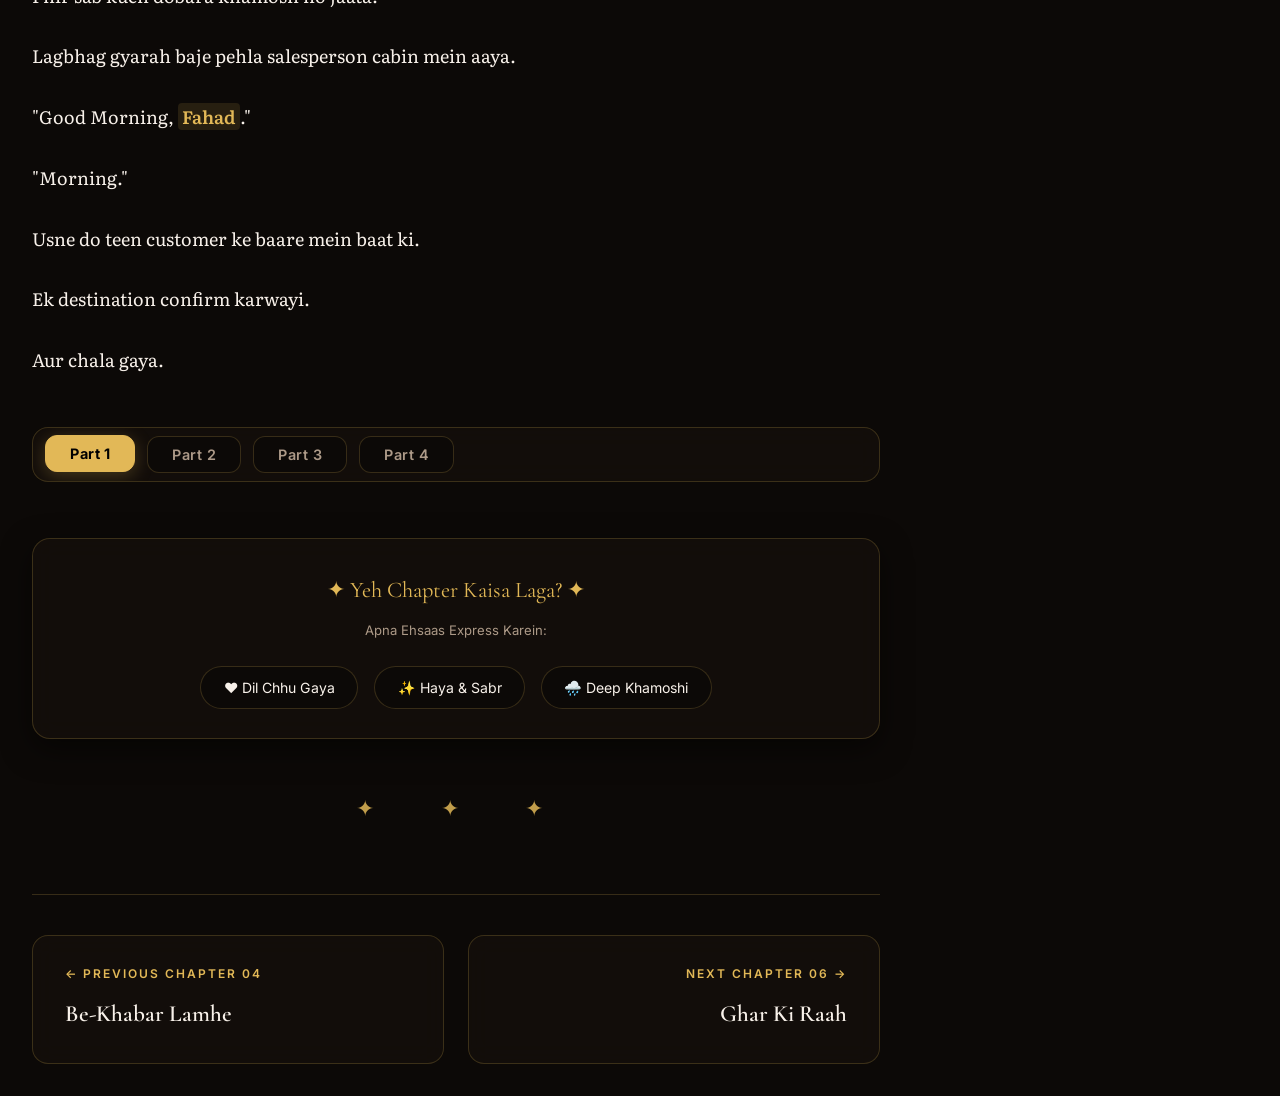
<file: chapter5.html>
<!DOCTYPE html>
<html lang="en">
<head>
    <meta charset="UTF-8">
    <meta name="viewport" content="width=device-width, initial-scale=1.0">
    <title>Chapter 05 — Khamosh Saturday | Parda Aur Mijaz</title>
    
    <!-- OpenGraph & Social Media Tags -->
    <meta property="og:type" content="article">
    <meta property="og:title" content="Chapter 05: Khamosh Saturday — Parda Aur Mijaz">
    <meta property="og:description" content="Read Chapter 05 (Khamosh Saturday) of Parda Aur Mijaz by Mohammad. An Urdu novel of quiet grace and unspoken emotions.">
    <meta property="og:image" content="cover.jpg">
    <meta name="twitter:card" content="summary_large_image">

    <link rel="preconnect" href="https://fonts.googleapis.com">
    <link rel="preconnect" href="https://fonts.gstatic.com" crossorigin>
    <link href="https://fonts.googleapis.com/css2?family=Cormorant+Garamond:ital,wght@0,400;0,600;0,700;1,400;1,600&family=Inter:wght@300;400;500;600&family=Literata:ital,opsz,wght@0,7..72,400;0,7..72,600&family=Noto+Nastaliq+Urdu:wght@400;700&display=swap" rel="stylesheet">
    <link rel="stylesheet" href="chapter.css">
<script>
        (function() {
            var t = localStorage.getItem("selectedTheme") || localStorage.getItem("parda_theme") || "dark";
            var f = localStorage.getItem("selectedFont") || localStorage.getItem("parda_font") || "literata";
            var s = localStorage.getItem("selectedSize") || localStorage.getItem("parda_size") || "medium";
            document.documentElement.setAttribute("data-theme", t);
            document.documentElement.setAttribute("data-font", f);
            document.documentElement.setAttribute("data-size", s);
        })();
    </script>
</head>
<body>

    <!-- TOP READING PROGRESS BAR -->
    <div class="progress-container">
        <div class="progress-bar" id="progress-bar"></div>
    </div>

    <!-- SITE HEADER -->
    <header class="site-header">
        <a href="home.html" class="logo">Parda <span>Aur Mijaz</span></a>
        <div class="header-actions">
            <button class="header-button audio-toggle-btn" onclick="toggleAmbient('calm', this)" title="Soft Calming Music">Sound</button>
            <button class="header-button" id="openChapters">Chapters</button>
            <button class="header-button" id="openSettings">Settings</button>
        </div>
    </header>

    <!-- CHAPTER DRAWER (ALL 12 CHAPTERS) -->
    <div class="chapter-drawer" id="chapterDrawer">
        <div class="drawer-header">
            <h3>Chapters Index</h3>
            <button id="closeChapters">&times;</button>
        </div>
        <div class="drawer-content">
<a href="chapter1.html" class="chapter-link"><span>01</span> Ek Khwaab</a>
<a href="chapter2.html" class="chapter-link"><span>02</span> Dil Ki Tabdeeli</a>
<a href="chapter3.html" class="chapter-link"><span>03</span> Khud Se Jung</a>
<a href="chapter4.html" class="chapter-link"><span>04</span> Be-Khabar Lamhe</a>
<a href="chapter5.html" class="chapter-link active"><span>05</span> Khamosh Saturday</a>
<a href="chapter6.html" class="chapter-link"><span>06</span> Ghar Ki Raah</a>
<a href="chapter7.html" class="chapter-link"><span>07</span> Raat Ki Sair</a>
<a href="chapter8.html" class="chapter-link"><span>08</span> Parde Ke Peeche</a>
<a href="chapter9.html" class="chapter-link"><span>09</span> Ehsaas Ka Safar</a>
<a href="chapter10.html" class="chapter-link"><span>10</span> Dil Ke Sawalon Ka Aagaz</a>
<a href="chapter11.html" class="chapter-link"><span>11</span> Hadees Aur Mohobbat</a>
<a href="chapter12.html" class="chapter-link"><span>12</span> Khamosh Fasla</a>
        </div>
    </div>

    <!-- SETTINGS PANEL -->
    <div class="settings-panel" id="settingsPanel">
        <div class="settings-header">
            <h3>Reading Settings</h3>
            <button id="closeSettings">&times;</button>
        </div>
        
        <div class="setting-group">
            <label>Theme Style</label>
            <div class="theme-grid">
                <button onclick="applyTheme('dark')">Dark</button>
                <button onclick="applyTheme('oled')">OLED Black</button>
                <button onclick="applyTheme('cream')">Cream</button>
                <button onclick="applyTheme('midnight')">Midnight</button>
                <button onclick="applyTheme('emerald')">Emerald</button>
            </div>
        </div>

        <div class="setting-group">
            <label>Font Family</label>
            <button class="font-option" onclick="applyFont('literata')">Literata (Classic)</button>
            <button class="font-option" onclick="applyFont('inter')">Inter (Modern Sans)</button>
            <button class="font-option" onclick="applyFont('nastaliq')">Urdu Nastaliq</button>
        </div>

        <div class="setting-group">
            <label>Text Size</label>
            <div class="size-buttons">
                <button onclick="applySize('small')">Small</button>
                <button onclick="applySize('medium')">Medium</button>
                <button onclick="applySize('large')">Large</button>
            </div>
        </div>
    </div>

    <!-- OVERLAY -->
    <div class="settings-overlay" id="settingsOverlay"></div>

    <!-- MAIN CONTENT & SIDEBAR WRAPPER -->
    <div class="chapter-wrapper">
        <main class="chapter-main-content">
            <div class="chapter-header">
                <span class="chapter-badge">Chapter 05</span>
                <h1 class="chapter-title">Khamosh Saturday</h1>
                <div class="chapter-meta">
                    <span id="read-time">Calculating...</span>
                    <span id="word-count">Calculating...</span>
                </div>
            </div>

            <!-- TOP PART SWITCHER TABS -->
<div class="part-tabs-container">
    <button class="part-tab active" onclick="switchPart(1)">Part 1</button><button class="part-tab" onclick="switchPart(2)">Part 2</button><button class="part-tab" onclick="switchPart(3)">Part 3</button><button class="part-tab" onclick="switchPart(4)">Part 4</button>
</div>

            <!-- STORY BODY CONTENT -->
            <article class="story-body">
<div id="part-1" class="part-content active" style="display: block;">
<p class="drop-cap">"Kabhi kabhi zindagi humein bhaagti hui nahi milti... balki khamosh kamron mein baith kar humein khud se milwati hai."</p>
<figure class="novel-emotion-card">
    <div class="novel-emotion-card-wrapper">
        <img src="super16.jpg" alt="✦ Khamosh Saturday ✦" loading="lazy">
        <div class="novel-emotion-card-overlay"></div>
        <div class="novel-emotion-card-caption">✦ Khamosh Saturday ✦</div>
    </div>
</figure>
<p>Subah Fajr ki azaan ke saath hi Fahad ki aankh khul gayi.</p>
<p>Aaj Saturday tha.</p>
<p>Daftar jana tha...</p>
<p>Lekin aaj ka din aam dino se thoda mukhtalif hota tha.</p>
<p>Saturday ko office mein kaam kam rehta tha.</p>
<p>Team ke aksar members chhutti par hote the.</p>
<p>Fahad ne wuzu kiya.</p>
<p>Fajr ki namaz ada ki.</p>
<p>Sajde mein kuch lamhe ruk kar usne phir wahi dua maangi jo pichhle do din se uske labon par thi.</p>
<p>"Ya Allah... mere dil ko seedha rakh."</p>
<p>Namaz ke baad woh kuch der Qur'an ki tilawat karta raha.</p>
<p>Phir tayyar hokar ghar se nikal gaya.</p>
<p>Office uske ghar se kaafi door tha.</p>
<p>Isi liye roz ki tarah aaj bhi use waqt se pehle nikalna padta tha.</p>
<p>Mumbai ki sadkein dheere dheere jaag rahi thi.</p>
<p>Kahin chai walon ke bartanon ki awaaz...</p>
<p>Kahin bus stop par khade log...</p>
<p>Kahin dukaanon ke shutter uth rahe the.</p>
<p>Aur unhi sab ke beech Fahad bhi roz ki tarah apne daftar ki taraf badh raha tha.</p>
<p>Lagbhag saadhe dus baje woh office pahunch gaya.</p>
<p>Security guard ne hamesha ki tarah muskurate hue kaha,</p>
<p>"Assalamu Alaikum, Fahad bhai."</p>
<p>"Wa Alaikum Assalam."</p>
<p>Attendance lagakar woh seedha apni cabin ki taraf chala gaya.</p>
<p>Cabin ka darwaza khola.</p>
<p>Andar hamesha ki tarah sukoon tha.</p>
<p>Usne bag kursi par rakha.</p>
<p>AC on kiya.</p>
<p>Phir computer ka power button dabaya.</p>
<p>System start hote hi uske labon par aadat ke mutabiq ek hi lafz aaya.</p>
<p>"Bismillah."</p>
<p>Screen dheere dheere load hone lagi.</p>
<p>Sabse pehle usne Outlook khola.</p>
<p>Overnight aaye hue emails dekhne laga.</p>
<p>Kuch partners ke replies aaye the.</p>
<p>Kuch technical mails.</p>
<p>Jin mails ka jawab dena zaroori tha, unka reply usne foran bhejna shuru kar diya.</p>
<p>Baaki mails ko usne baad ke liye mark kar diya.</p>
<p>Uske baad usne office ka WhatsApp khola.</p>
<p>Kai unread messages the.</p>
<p>Woh ek ek karke sabka jawab deta gaya.</p>
<p>Cabin mein sirf keyboard ki halki halki awaaz goonj rahi thi.</p>
<p>Tabhi cabin ka darwaza dheere se khula.</p>
<p>"Assalamu Alaikum."</p>
<p>Fahad ne nazar uthayi.</p>
<p>Aamina thi.</p>
<p>Hamesha ki tarah parde mein.</p>
<p>Haath mein apna bag.</p>
<p>"Wa Alaikum Assalam."</p>
<p>Usne apni bagal wali seat par bag rakha.</p>
<p>Computer on kiya.</p>
<p>Login hone tak khamoshi chhayi rahi.</p>
<p>System khulte hi usne Fahad ki taraf dekha.</p>
<p>"Aaj kahan se shuru karna hai?"</p>
<p>Fahad ne apni screen se nazar hataye baghair kaha,</p>
<p>"Aaj pending destinations ki list complete karni hai."</p>
<p>"Saturday hai...</p>
<p>Aaram se finish ho jayegi."</p>
<p>"Theek hai."</p>
<p>Bas itni si baat hui.</p>
<p>Aur dono apne apne kaam mein masroof ho gaye.</p>
<p>Aaj poora floor lagbhag khaali tha.</p>
<p>Kabhi kabhi bahar se kisi ke chalne ki awaaz aa jaati.</p>
<p>Phir sab kuch dobara khamosh ho jaata.</p>
<p>Lagbhag gyarah baje pehla salesperson cabin mein aaya.</p>
<p>"Good Morning, Fahad."</p>
<p>"Morning."</p>
<p>Usne do teen customer ke baare mein baat ki.</p>
<p>Ek destination confirm karwayi.</p>
<p>Aur chala gaya.</p>

</div>

<div id="part-2" class="part-content" style="display: none;">
<p>Thodi der baad doosra aaya.</p>
<figure class="novel-emotion-card">
    <div class="novel-emotion-card-wrapper">
        <img src="super17.jpg" alt="✦ Guftagu & Chai ✦" loading="lazy">
        <div class="novel-emotion-card-overlay"></div>
        <div class="novel-emotion-card-caption">✦ Guftagu & Chai ✦</div>
    </div>
</figure>
<p>Phir teesra.</p>
<p>Saturday tha...</p>
<p>Isliye bheed nahi thi.</p>
<p>Log aate...</p>
<p>Do minute baat karte...</p>
<p>Aur chale jaate.</p>
<p>Is dauraan Aamina bina kisi shor sharabe ke apna kaam karti rahi.</p>
<p>Kabhi Excel sheet update karti.</p>
<p>Kabhi list mein correction karti.</p>
<p>Jab bhi koi doubt hota...</p>
<p>Woh Fahad ka naam lekar nahi bulati thi.</p>
<p>Bas halka sa uski taraf dekhti...</p>
<p>Ya screen ki taraf ishara kar deti.</p>
<p>Fahad samajh jaata.</p>
<p>"Ye wala?"</p>
<p>Aamina sir hila deti.</p>
<p>Fahad do minute mein baat samjha deta.</p>
<p>"Ho gaya?"</p>
<p>"Haan."</p>
<p>Aur baat wahin khatam ho jaati.</p>
<p>Na zarurat se zyada lafz.</p>
<p>Na be-maqsad guftagu.</p>
<p>Dono ke darmiyan hamesha ek adab tha...</p>
<p>Jo kabhi tootne nahi diya gaya.</p>
<p>Waqt apni raftaar se guzarta raha.</p>
<p>Kab dekhte hi dekhte dopahar ke do baj gaye...</p>
<p>Kisi ko ehsaas hi nahi hua.</p>
<p>Saadhe do baje tak aaj ka lagbhag saara kaam mukammal ho chuka tha.</p>
<p>Saturday ko aksar aisa hi hota tha.</p>
<p>Agar koi urgent kaam na ho, to dopahar tak team ka zyada tar kaam khatam ho jaata tha.</p>
<p>Fahad ne screen lock ki.</p>
<p>Ghadi ki taraf dekha.</p>
<p>Phir muskurakar kaha,</p>
<p>"Lagta hai aaj Saturday ne waqai reham kar diya."</p>
<p>Aamina ne bhi screen band karte hue sirf itna kaha,</p>
<p>"Ji."</p>
<p>Aur dono apne apne lunch break ke liye uth khade hue...</p>
<p>Lunch break hote hi dono apni apni jagah se uth khade hue.</p>
<p>Roz ki tarah aaj bhi dono ka routine alag tha.</p>
<p>Fahad pehle neeche jaakar jaldi se lunch kar leta tha.</p>
<p>Uske baad seedha masjid chala jaata.</p>
<p>Namaz uske liye sirf ek farz nahi thi...</p>
<p>Balki din bhar ki thakan aur uljhan ka sukoon bhi thi.</p>
<p>Doosri taraf...</p>
<p>Aamina pehle ladies prayer room mein Zuhr ki namaz ada karti.</p>
<p>Phir apni do office ki doston ke saath pantry mein jaakar khana kha leti.</p>
<p>Ye routine pichhle kaafi arse se bilkul aisa hi chal raha tha.</p>
<p>Na kabhi Fahad ne ismein koi tabdeeli dekhi...</p>
<p>Na hi Aamina ne.</p>
<p>Dono ne apni apni jagah saaf ki aur roz ki tarah waqt par cabin ki taraf laut aaye.</p>
<p>Theek teen baje dono dobara cabin mein wapas aa gaye.</p>
<p>Office pehle se bhi zyada khaali lag raha tha.</p>
<p>Poore floor par sannata tha.</p>
<p>Cabin mein sirf AC ki halki si awaaz sunai de rahi thi.</p>
<p>Fahad ne system unlock kiya.</p>
<p>Kuch pending mails dobara check kiye.</p>
<p>Ek do reports khol kar verify ki.</p>
<p>Phir screen par nazar jama kar baith gaya.</p>
<p>Uske saamne bagal wali seat par Aamina bhi apni screen dekh rahi thi.</p>
<p>Uska aaj ka kaam lagbhag khatam ho chuka tha.</p>
<p>Isliye woh chup-chaap monitor ki taraf dekhti rehti...</p>
<p>Jaise intezar kar rahi ho...</p>
<p>Ke shayad Fahad ab koi naya kaam bataye.</p>
<p>Magar cabin mein kisi ne kuch nahi kaha.</p>
<p>Paanch minute...</p>
<p>Dus minute...</p>
<p>Pandrah minute...</p>
<p>Khamoshi apni jagah qayam thi.</p>
<p>Kabhi Fahad kisi mail ka jawab deta, kabhi Aamina apni Excel sheet ko dobara check karti.</p>
<p>Fahad kabhi screen dekhta...</p>

</div>

<div id="part-3" class="part-content" style="display: none;">
<p>Kabhi mouse hila deta...</p>
<figure class="novel-emotion-card">
    <div class="novel-emotion-card-wrapper">
        <img src="super18.jpg" alt="✦ Office Solitude ✦" loading="lazy">
        <div class="novel-emotion-card-overlay"></div>
        <div class="novel-emotion-card-caption">✦ Office Solitude ✦</div>
    </div>
</figure>
<p>Kabhi kisi file ko bina wajah khol kar band kar deta.</p>
<p>Kaam khatam ho chuka tha, isliye dono bas waqt guzarne ka intezar kar rahe the.</p>
<p>Sach to ye tha...</p>
<p>Uska dhyan kaam mein tha hi nahi.</p>
<p>Raat ka woh khwaab phir uske zehan ke darwaze par dastak de raha tha.</p>
<p>Woh khud ko samjha raha tha.</p>
<p>"Kaam par dhyan do..."</p>
<p>"Ye sab sirf ek khwaab tha..."</p>
<p>Magar dil har baar uski baat maanane se inkaar kar deta.</p>
<p>Ghadi ki sui dheere dheere chaar baje ke qareeb pahunch gayi.</p>
<p>Aakhir Fahad ne khamoshi tod hi di.</p>
<p>Usne screen se nazar hatayi.</p>
<p>Halka sa muskura kar bola,</p>
<p>"Ek baat puchun...?"</p>
<p>Aamina ne bhi monitor se nazar hata kar uski taraf dekha.</p>
<p>"Ji."</p>
<p>Fahad halki si hansi ke saath bola,</p>
<p>"Thoda ajeeb sawaal hai..."</p>
<p>"Hansiyega mat."</p>
<p>Aamina ne bhi halki si muskurahat ke sath kaha.</p>
<p>"Nahi hasungi."</p>
<p>Fahad ne do pal ruk kar kaha,</p>
<p>"Kabhi aisa laga... ke aapne koi ajeeb cheez dekhi ho?"</p>
<p>"Matlab..."</p>
<p>"Jise log bhoot kehte hain?"</p>
<p>Ek lamhe ke liye Aamina chup rahi.</p>
<p>Phir usne dheere se kaha,</p>
<p>"Ek waqia hua tha..."</p>
<p>"Main tab school mein thi."</p>
<p>"Ek din main aur meri ek dost washroom ki taraf ja rahe the."</p>
<p>"Wahan pahunchte hi achanak washroom ka darwaza zor se band ho gaya."</p>
<p>"Hum dono itna darr gaye..."</p>
<p>"Ke bina peeche dekhe bhaagte hue class mein wapas aa gaye."</p>
<p>Fahad muskura diya.</p>
<p>"Phir baad mein pata chala hawa thi... ya waqai koi tha?"</p>
<p>Aamina hans padi.</p>
<p>"Pata nahi..."</p>
<p>"Lekin us waqt humein yaqeen tha ke school mein zaroor kuch hai."</p>
<p>"Hamare school ko waise bhi sab 'bhotiya school' kehte the."</p>
<p>Fahad zor se hans pada.</p>
<p>"Achha hua main us school mein nahi tha."</p>
<p>Ek pal ke liye dono hans pade.</p>
<p>Dono ki hansi kuch lamhon tak cabin ki khamoshi mein goonjti rahi.</p>
<p>Phir sab kuch dobara pehle jaisa ho gaya.</p>
<p>Sukoon...</p>
<p>Khamoshi...</p>
<p>Din abhi baaki tha... aur shaam apne saath ek aur yaad lekar aane wali thi.</p>
<p>Aamina dobara apni screen ki taraf mutawajjeh ho gayi.</p>
<p>Aur Fahad bhi kuch mails check karne laga.</p>
<p>Kuch hi der guzri thi ke cabin ka darwaza dobara khula.</p>
<p>Ek salesperson andar aaya.</p>
<p>"Fahad, ek destination confirm karni thi."</p>
<p>Fahad ne foran system par woh destination kholi.</p>
<p>Dono kuch der billing aur routing ke baare mein baat karte rahe.</p>
<p>Beech beech mein Aamina bhi apni screen par list verify karti rahi.</p>
<p>Lagbhag pandrah minute baad salesperson ne files band ki.</p>
<p>"Theek hai... Monday ko baaki dekh lenge."</p>
<p>"In Sha Allah."</p>
<p>Woh muskurata hua cabin se nikal gaya.</p>
<p>Dobara wahi sannata chha gaya.</p>
<p>Ghadi ne saadhe chaar bajne ka ishara diya.</p>
<p>Aamina apni kursi se uthi.</p>
<p>"Main break se aati hoon."</p>
<p>"Theek hai."</p>
<p>Roz ki tarah woh Asr ki namaz ke liye chali gayi.</p>
<p>Cabin mein ab sirf Fahad akela tha.</p>
<p>Usne ek do mails ka jawab diya.</p>
<p>Phir kuch der reports dekhne laga.</p>
<p>Pandrah minute baad Aamina wapas aa gayi.</p>
<p>Jaise hi woh apni seat par baithi, Fahad bhi uth khada hua.</p>

</div>

<div id="part-4" class="part-content" style="display: none;">
<p>"Main bhi abhi aata hoon."</p>
<figure class="novel-emotion-card">
    <div class="novel-emotion-card-wrapper">
        <img src="super19.jpg" alt="✦ Dot Game & Yaadein ✦" loading="lazy">
        <div class="novel-emotion-card-overlay"></div>
        <div class="novel-emotion-card-caption">✦ Dot Game & Yaadein ✦</div>
    </div>
</figure>
<p>"Theek hai."</p>
<p>Fahad seedha masjid ki taraf chala gaya.</p>
<p>Asr ki namaz ada ki.</p>
<p>Namaz ke baad kuch der masjid ke sehan mein baith kar tasbeeh padhta raha.</p>
<p>Phir usne aadat ke mutabiq apna phone nikala.</p>
<p>Do teen WhatsApp messages aaye hue the.</p>
<p>Ek Qasim ka bhi tha.</p>
<p>"Zinda hai ya Saturday ko bhi office mein qaid hai?"</p>
<p>Fahad halki si muskurahat ke saath message padh kar phone wapas jeb mein rakh liya.</p>
<p>Jawab usne baad mein dene ka socha.</p>
<p>Kuch der baad woh dobara cabin mein aa gaya.</p>
<p>Ab kaam naam ki koi khaas cheez baqi nahi thi.</p>
<p>Fahad ne drawer khola.</p>
<p>Usmein se ek purani diary nikali.</p>
<p>Usne pen uthaya.</p>
<p>Aur diary ke ek safhe par chaar nukte bana diye.</p>
<p>Aamina ne hairani se diary ki taraf dekha.</p>
<p>"Ye kya hai?"</p>
<p>Fahad muskura diya.</p>
<p>"Game."</p>
<p>"Konsa game?"</p>
<p>"Dot Game."</p>
<p>Aamina ne halki si muskurahat ke saath kaha,</p>
<p>"Achha... chaliye."</p>
<p>Dono game shuru hi karne wale the...</p>
<p>Ke itne mein cabin ka darwaza phir khula.</p>
<p>Fahad ke Team Leader andar aaye.</p>
<p>Unki nazar diary par padi.</p>
<p>Phir dono ki taraf.</p>
<p>Woh bas halka sa muskura diye.</p>
<p>"Fahad..."</p>
<p>"Ji Sir."</p>
<p>"Zara mere cabin mein aana."</p>
<p>"Ji."</p>
<p>Fahad diary band karke unke saath bahar nikal gaya.</p>
<p>Aamina chup-chaap apni seat par baith gayi.</p>
<p>Lagbhag das minute tak Fahad Team Leader ke cabin mein raha.</p>
<p>Monday ki planning...</p>
<p>Kuch pending reports...</p>
<p>Aur agle hafte ke kaam ke baare mein guftagu hoti rahi.</p>
<p>Baatein khatam hui to Fahad wapas cabin mein aa gaya.</p>
<p>Jaise hi woh baitha, Aamina ne halki si muskurahat ke saath poocha,</p>
<p>"Sir ne daanta to nahi?"</p>
<p>Fahad muskuraya.</p>
<p>"Nahi."</p>
<p>"Kuch aur kaam tha."</p>
<p>"Waise bhi Saturday ko kaam kam hota hai."</p>
<p>"Unhe bhi pata hai."</p>
<p>Aamina ne sukoon ka saans liya.</p>
<p>"Mujhe laga... game ki wajah se bulaya hoga."</p>
<p>Fahad ne diary dobara khol di.</p>
<p>"Nahi."</p>
<p>"Ab game poori karte hain."</p>
<p>Dono phir se Dot Game mein masroof ho gaye.</p>
<p>Kabhi ek doosre ki chaal kaat dete...</p>
<p>Kabhi koi chhota sa mazaak ho jaata...</p>
<p>Aur kab dekhte hi dekhte shaam dhalne lagi...</p>
<p>Kisi ko ehsaas hi na hua.</p>
<p>Ghadi ne saadhe saat bajne ka ishara diya.</p>
<p>Fahad ne diary band ki.</p>
<p>System shutdown kiya.</p>
<p>Aamina ne bhi apna computer band kar diya.</p>
<p>Dono ne apni apni desk theek ki.</p>
<p>Aur roz ki tarah ek hi jumla kaha.</p>
<p>"Allah Hafiz."</p>
<p>"Allah Hafiz."</p>
<p>Dono office se bahar nikal gaye.</p>
<p>Saturday khatam ho chuka tha...</p>

</div>
            </article>

            <!-- BOTTOM PART SWITCHER TABS -->
<div class="part-tabs-container bottom-part-tabs">
    <button class="part-tab active" onclick="switchPart(1)">Part 1</button><button class="part-tab" onclick="switchPart(2)">Part 2</button><button class="part-tab" onclick="switchPart(3)">Part 3</button><button class="part-tab" onclick="switchPart(4)">Part 4</button>
</div>

            <!-- CHAPTER BOTTOM NAVIGATION -->
            <div class="chapter-reactions-widget">
    <div class="reaction-title">✦ Yeh Chapter Kaisa Laga? ✦</div>
    <div class="reaction-subtitle">Apna Ehsaas Express Karein:</div>
    <div class="reaction-btn-group">
        <button class="reaction-btn" onclick="reactToChapter('dil', this)">❤️ Dil Chhu Gaya</button>
        <button class="reaction-btn" onclick="reactToChapter('haya', this)">✨ Haya & Sabr</button>
        <button class="reaction-btn" onclick="reactToChapter('khamoshi', this)">🌧️ Deep Khamoshi</button>
    </div>
</div>
            <div class="scene-break">✦ &nbsp; ✦ &nbsp; ✦</div>
            <nav class="chapter-nav-footer">
<a href="chapter4.html" class="chapter-nav-card prev">
    <small>&larr; Previous Chapter 04</small>
    <strong>Be-Khabar Lamhe</strong>
</a>
<a href="chapter6.html" class="chapter-nav-card next">
    <small>Next Chapter 06 &rarr;</small>
    <strong>Ghar Ki Raah</strong>
</a>
            </nav>
        </main>

        <aside class="chapter-sidebar">
            <div class="sticky-sidebar-card">
                <div class="sidebar-quote-box">
                    "Har kehani parde ke peeche se shuru hoti hai... Har khamoshi ke peeche ek gehra mizaj hota hai."
                </div>

                <div>
                    <div class="sidebar-widget-title">Reading Progress</div>
                    <div style="font-size: 2rem; font-family:'Cormorant Garamond', serif; color: var(--accent-gold);" id="sidebar-scroll-percent">0%</div>
                </div>

                <div>
                    <div class="sidebar-widget-title">Character Mentions</div>
                    <div class="stats-grid">
                        <div class="stat-box">
                            <span class="stat-num" id="fahad-mentions">0</span>
                            <span class="stat-lbl">Fahad</span>
                        </div>
                        <div class="stat-box">
                            <span class="stat-num" id="aamina-mentions">0</span>
                            <span class="stat-lbl">Aamina</span>
                        </div>
                    </div>
                </div>

                <button id="backToTopBtn" class="back-to-top-btn" onclick="scrollToTop()">&uarr; Top</button>
            </div>
        </aside>
    </div>

    <script src="chapter.js"></script>
    <script>
        localStorage.setItem("last_read_chapter", "chapter5.html");
        localStorage.setItem("last_read_title", "Chapter 05 — Khamosh Saturday");
    </script>
</body>
</html>
</file>
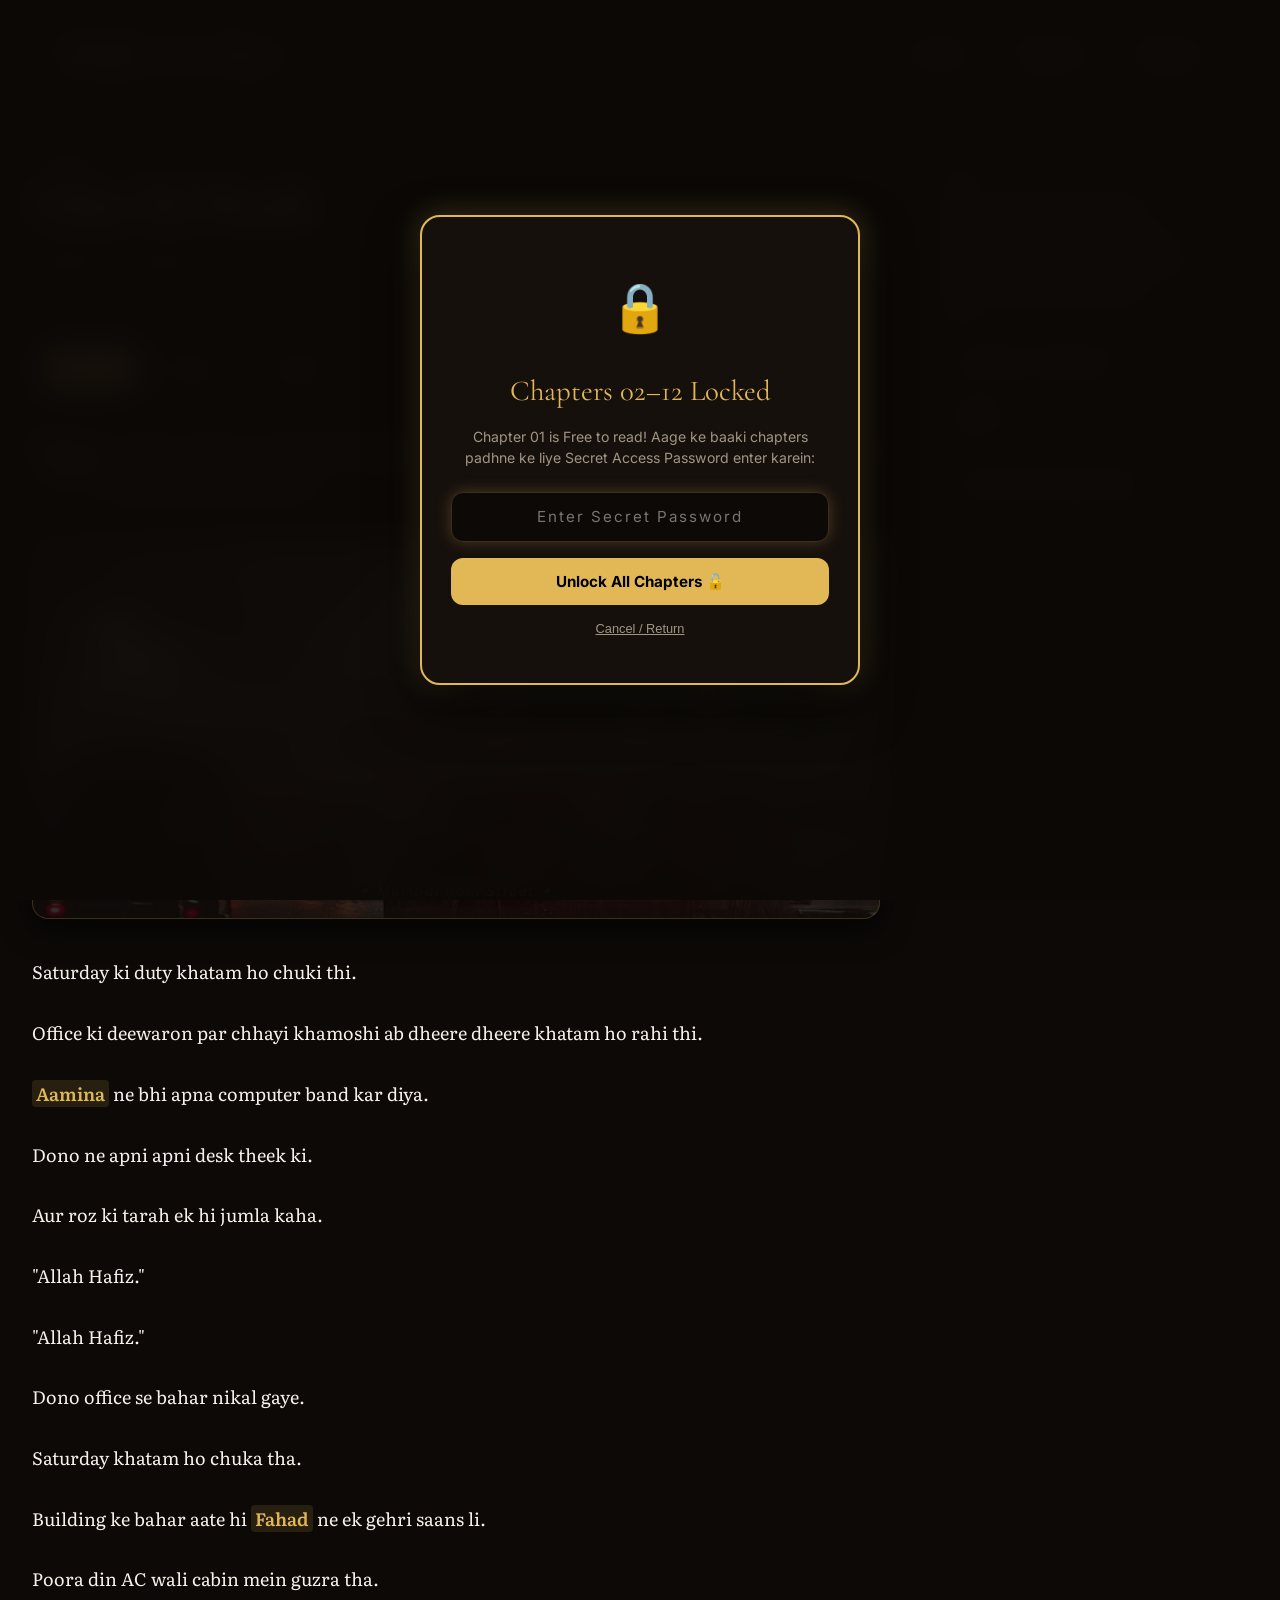
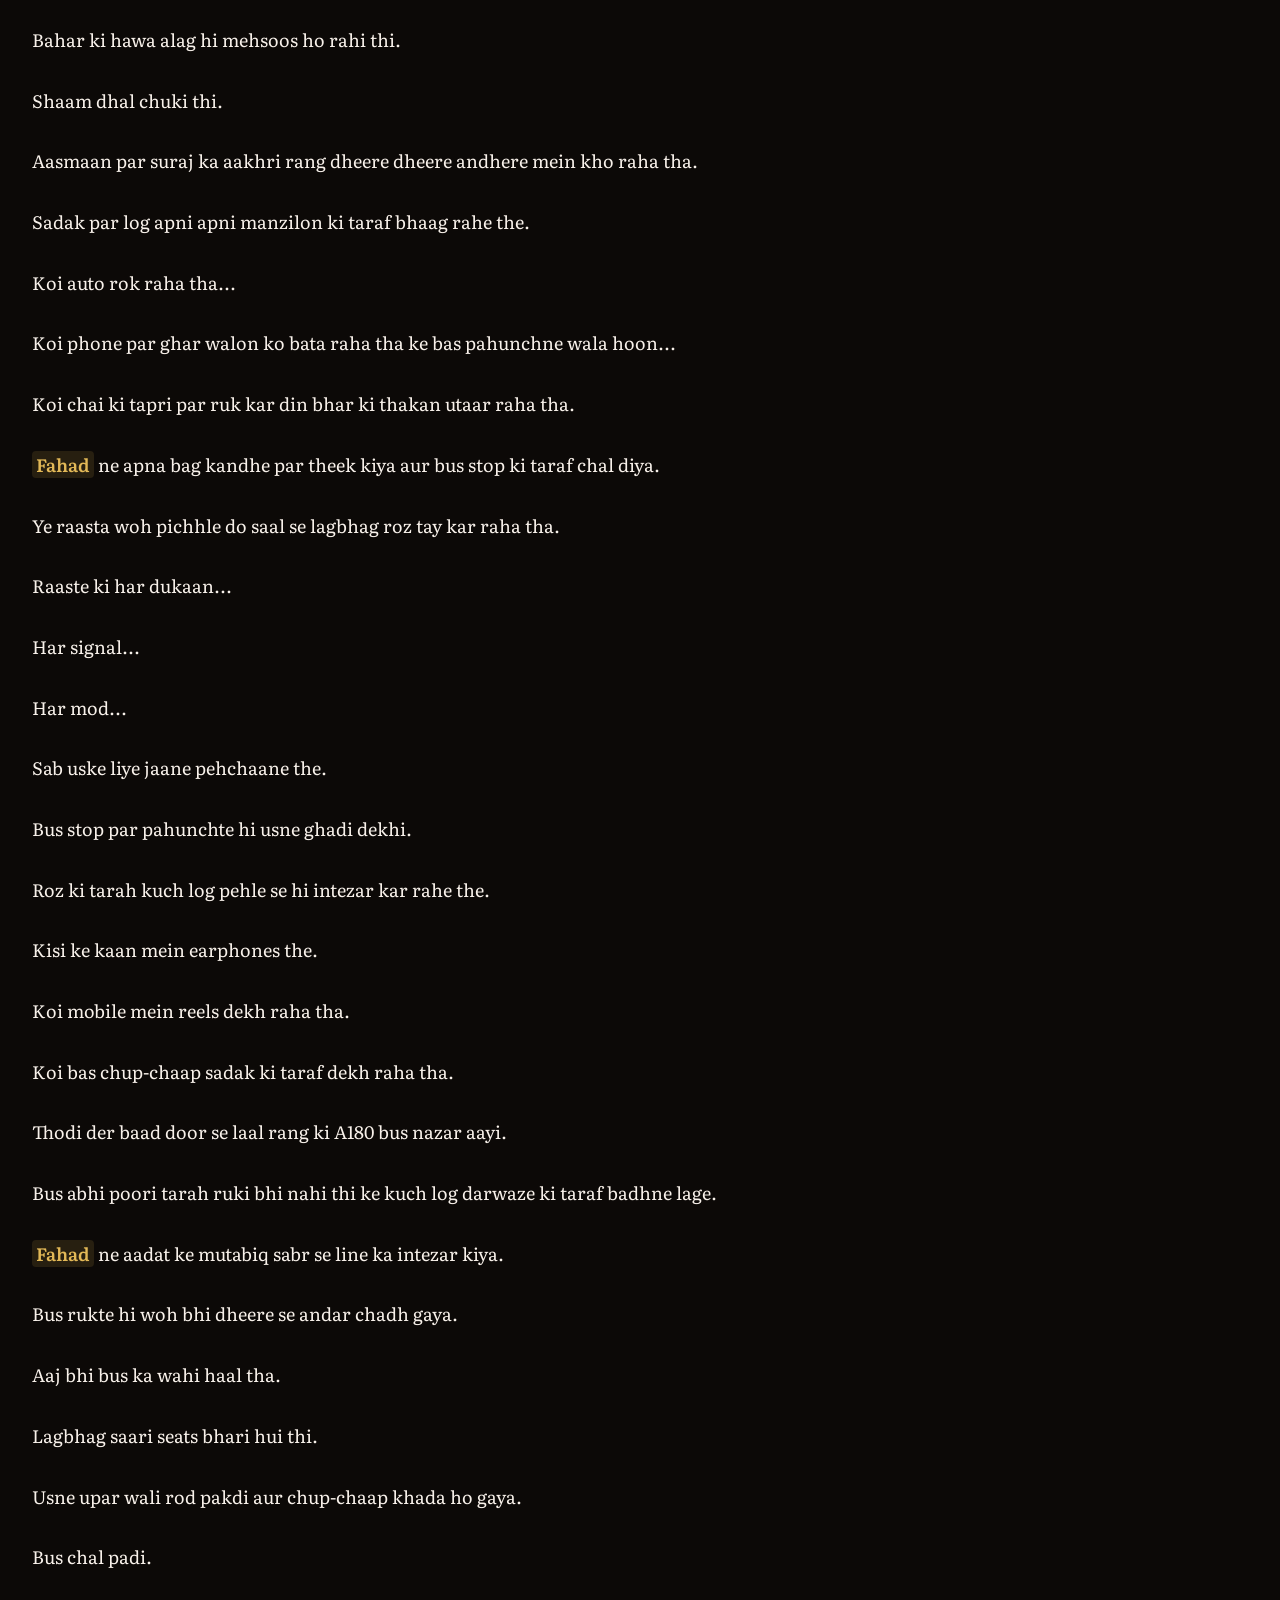
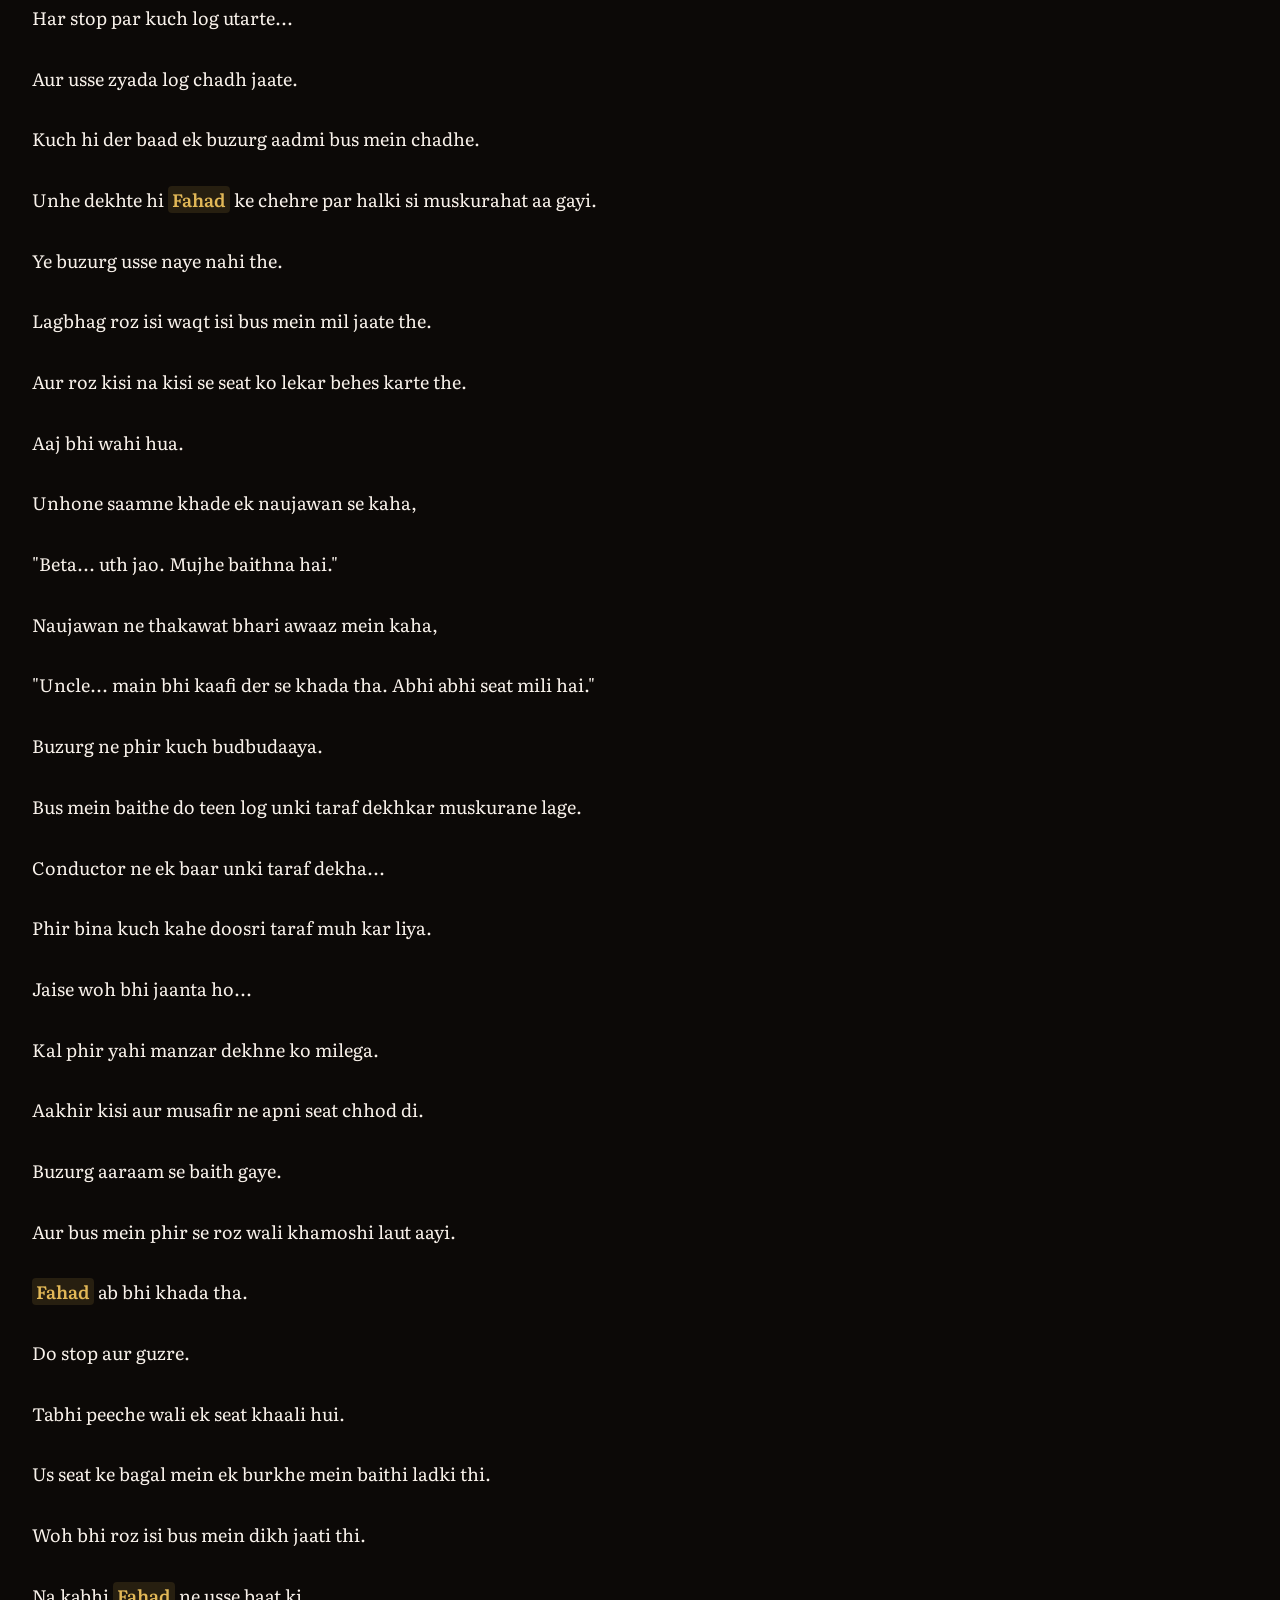
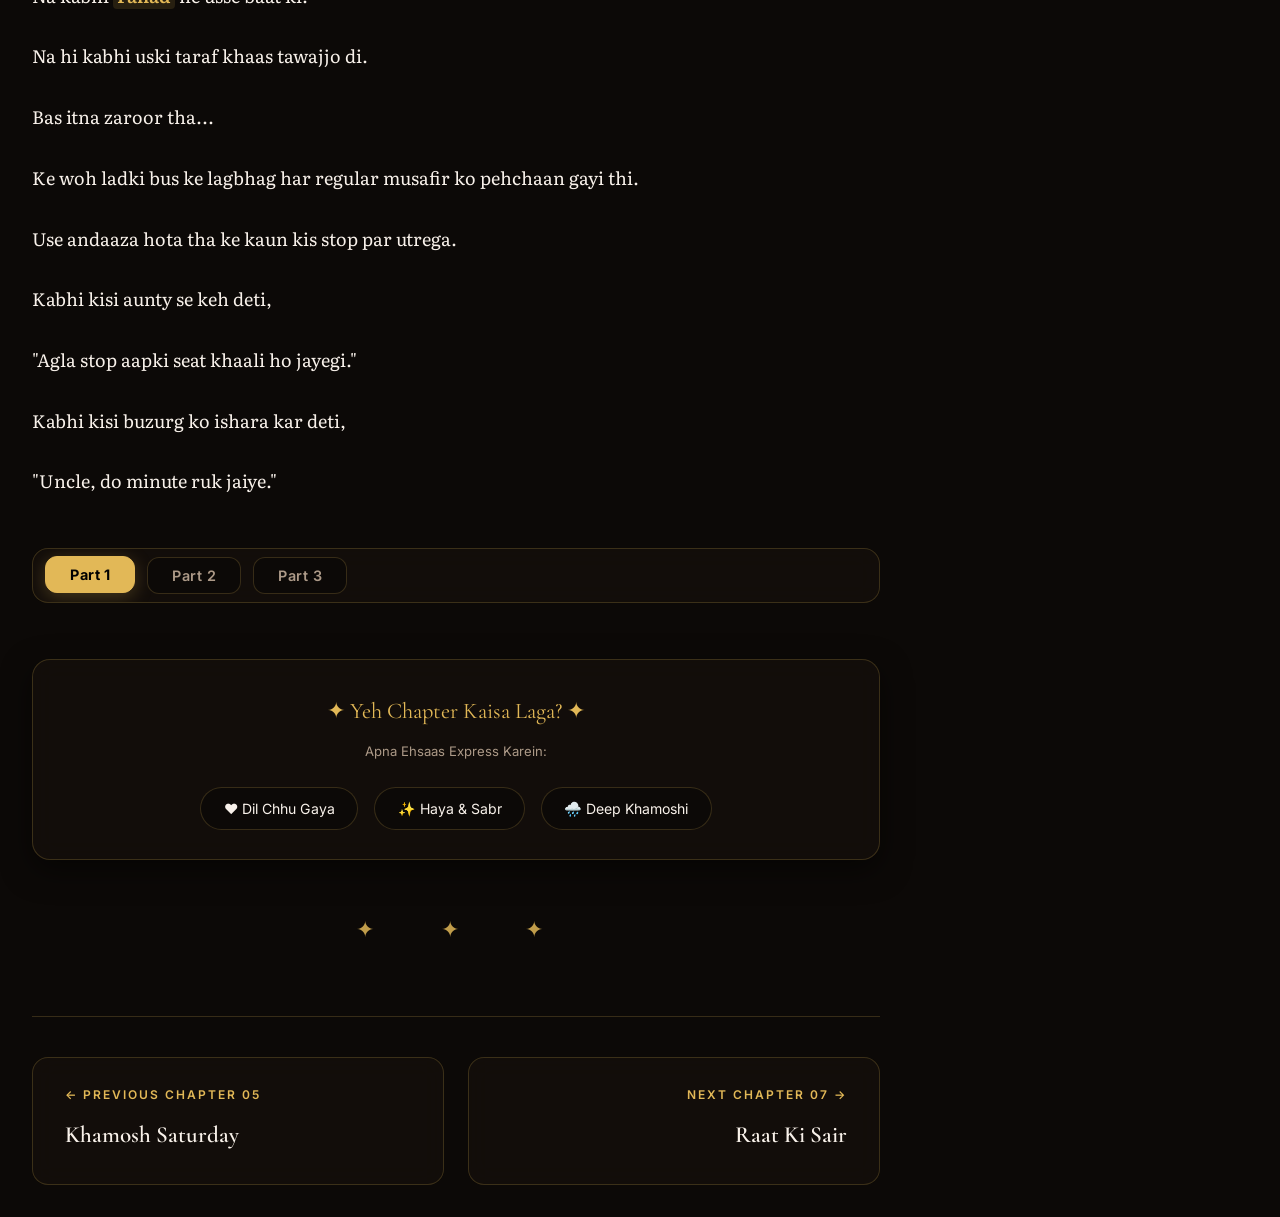
<file: chapter6.html>
<!DOCTYPE html>
<html lang="en">
<head>
    <meta charset="UTF-8">
    <meta name="viewport" content="width=device-width, initial-scale=1.0">
    <title>Chapter 06 — Ghar Ki Raah | Parda Aur Mijaz</title>
    
    <!-- OpenGraph & Social Media Tags -->
    <meta property="og:type" content="article">
    <meta property="og:title" content="Chapter 06: Ghar Ki Raah — Parda Aur Mijaz">
    <meta property="og:description" content="Read Chapter 06 (Ghar Ki Raah) of Parda Aur Mijaz by Mohammad. An Urdu novel of quiet grace and unspoken emotions.">
    <meta property="og:image" content="cover.jpg">
    <meta name="twitter:card" content="summary_large_image">

    <link rel="preconnect" href="https://fonts.googleapis.com">
    <link rel="preconnect" href="https://fonts.gstatic.com" crossorigin>
    <link href="https://fonts.googleapis.com/css2?family=Cormorant+Garamond:ital,wght@0,400;0,600;0,700;1,400;1,600&family=Inter:wght@300;400;500;600&family=Literata:ital,opsz,wght@0,7..72,400;0,7..72,600&family=Noto+Nastaliq+Urdu:wght@400;700&display=swap" rel="stylesheet">
    <link rel="stylesheet" href="chapter.css">
<script>
        (function() {
            var t = localStorage.getItem("selectedTheme") || localStorage.getItem("parda_theme") || "dark";
            var f = localStorage.getItem("selectedFont") || localStorage.getItem("parda_font") || "literata";
            var s = localStorage.getItem("selectedSize") || localStorage.getItem("parda_size") || "medium";
            document.documentElement.setAttribute("data-theme", t);
            document.documentElement.setAttribute("data-font", f);
            document.documentElement.setAttribute("data-size", s);
        })();
    </script>
</head>
<body>

    <!-- TOP READING PROGRESS BAR -->
    <div class="progress-container">
        <div class="progress-bar" id="progress-bar"></div>
    </div>

    <!-- SITE HEADER -->
    <header class="site-header">
        <a href="home.html" class="logo">Parda <span>Aur Mijaz</span></a>
        <div class="header-actions">
            <button class="header-button audio-toggle-btn" onclick="toggleAmbient('calm', this)" title="Soft Calming Music">Sound</button>
            <button class="header-button" id="openChapters">Chapters</button>
            <button class="header-button" id="openSettings">Settings</button>
        </div>
    </header>

    <!-- CHAPTER DRAWER (ALL 12 CHAPTERS) -->
    <div class="chapter-drawer" id="chapterDrawer">
        <div class="drawer-header">
            <h3>Chapters Index</h3>
            <button id="closeChapters">&times;</button>
        </div>
        <div class="drawer-content">
<a href="chapter1.html" class="chapter-link"><span>01</span> Ek Khwaab</a>
<a href="chapter2.html" class="chapter-link"><span>02</span> Dil Ki Tabdeeli</a>
<a href="chapter3.html" class="chapter-link"><span>03</span> Khud Se Jung</a>
<a href="chapter4.html" class="chapter-link"><span>04</span> Be-Khabar Lamhe</a>
<a href="chapter5.html" class="chapter-link"><span>05</span> Khamosh Saturday</a>
<a href="chapter6.html" class="chapter-link active"><span>06</span> Ghar Ki Raah</a>
<a href="chapter7.html" class="chapter-link"><span>07</span> Raat Ki Sair</a>
<a href="chapter8.html" class="chapter-link"><span>08</span> Parde Ke Peeche</a>
<a href="chapter9.html" class="chapter-link"><span>09</span> Ehsaas Ka Safar</a>
<a href="chapter10.html" class="chapter-link"><span>10</span> Dil Ke Sawalon Ka Aagaz</a>
<a href="chapter11.html" class="chapter-link"><span>11</span> Hadees Aur Mohobbat</a>
<a href="chapter12.html" class="chapter-link"><span>12</span> Khamosh Fasla</a>
        </div>
    </div>

    <!-- SETTINGS PANEL -->
    <div class="settings-panel" id="settingsPanel">
        <div class="settings-header">
            <h3>Reading Settings</h3>
            <button id="closeSettings">&times;</button>
        </div>
        
        <div class="setting-group">
            <label>Theme Style</label>
            <div class="theme-grid">
                <button onclick="applyTheme('dark')">Dark</button>
                <button onclick="applyTheme('oled')">OLED Black</button>
                <button onclick="applyTheme('cream')">Cream</button>
                <button onclick="applyTheme('midnight')">Midnight</button>
                <button onclick="applyTheme('emerald')">Emerald</button>
            </div>
        </div>

        <div class="setting-group">
            <label>Font Family</label>
            <button class="font-option" onclick="applyFont('literata')">Literata (Classic)</button>
            <button class="font-option" onclick="applyFont('inter')">Inter (Modern Sans)</button>
            <button class="font-option" onclick="applyFont('nastaliq')">Urdu Nastaliq</button>
        </div>

        <div class="setting-group">
            <label>Text Size</label>
            <div class="size-buttons">
                <button onclick="applySize('small')">Small</button>
                <button onclick="applySize('medium')">Medium</button>
                <button onclick="applySize('large')">Large</button>
            </div>
        </div>
    </div>

    <!-- OVERLAY -->
    <div class="settings-overlay" id="settingsOverlay"></div>

    <!-- MAIN CONTENT & SIDEBAR WRAPPER -->
    <div class="chapter-wrapper">
        <main class="chapter-main-content">
            <div class="chapter-header">
                <span class="chapter-badge">Chapter 06</span>
                <h1 class="chapter-title">Ghar Ki Raah</h1>
                <div class="chapter-meta">
                    <span id="read-time">Calculating...</span>
                    <span id="word-count">Calculating...</span>
                </div>
            </div>

            <!-- TOP PART SWITCHER TABS -->
<div class="part-tabs-container">
    <button class="part-tab active" onclick="switchPart(1)">Part 1</button><button class="part-tab" onclick="switchPart(2)">Part 2</button><button class="part-tab" onclick="switchPart(3)">Part 3</button>
</div>

            <!-- STORY BODY CONTENT -->
            <article class="story-body">
<div id="part-1" class="part-content active" style="display: block;">
<p class="drop-cap">"Har din ki tarah us shaam bhi ghar lautna tha... lekin har safar apne saath kuch chhoti yaadein chhod jaata hai."</p>
<figure class="novel-emotion-card">
    <div class="novel-emotion-card-wrapper">
        <img src="super20.jpg" alt="✦ Mumbai Rain Street ✦" loading="lazy">
        <div class="novel-emotion-card-overlay"></div>
        <div class="novel-emotion-card-caption">✦ Mumbai Rain Street ✦</div>
    </div>
</figure>
<p>Saturday ki duty khatam ho chuki thi.</p>
<p>Office ki deewaron par chhayi khamoshi ab dheere dheere khatam ho rahi thi.</p>
<p>Aamina ne bhi apna computer band kar diya.</p>
<p>Dono ne apni apni desk theek ki.</p>
<p>Aur roz ki tarah ek hi jumla kaha.</p>
<p>"Allah Hafiz."</p>
<p>"Allah Hafiz."</p>
<p>Dono office se bahar nikal gaye.</p>
<p>Saturday khatam ho chuka tha.</p>
<p>Building ke bahar aate hi Fahad ne ek gehri saans li.</p>
<p>Poora din AC wali cabin mein guzra tha.</p>
<p>Bahar ki hawa alag hi mehsoos ho rahi thi.</p>
<p>Shaam dhal chuki thi.</p>
<p>Aasmaan par suraj ka aakhri rang dheere dheere andhere mein kho raha tha.</p>
<p>Sadak par log apni apni manzilon ki taraf bhaag rahe the.</p>
<p>Koi auto rok raha tha...</p>
<p>Koi phone par ghar walon ko bata raha tha ke bas pahunchne wala hoon...</p>
<p>Koi chai ki tapri par ruk kar din bhar ki thakan utaar raha tha.</p>
<p>Fahad ne apna bag kandhe par theek kiya aur bus stop ki taraf chal diya.</p>
<p>Ye raasta woh pichhle do saal se lagbhag roz tay kar raha tha.</p>
<p>Raaste ki har dukaan...</p>
<p>Har signal...</p>
<p>Har mod...</p>
<p>Sab uske liye jaane pehchaane the.</p>
<p>Bus stop par pahunchte hi usne ghadi dekhi.</p>
<p>Roz ki tarah kuch log pehle se hi intezar kar rahe the.</p>
<p>Kisi ke kaan mein earphones the.</p>
<p>Koi mobile mein reels dekh raha tha.</p>
<p>Koi bas chup-chaap sadak ki taraf dekh raha tha.</p>
<p>Thodi der baad door se laal rang ki A180 bus nazar aayi.</p>
<p>Bus abhi poori tarah ruki bhi nahi thi ke kuch log darwaze ki taraf badhne lage.</p>
<p>Fahad ne aadat ke mutabiq sabr se line ka intezar kiya.</p>
<p>Bus rukte hi woh bhi dheere se andar chadh gaya.</p>
<p>Aaj bhi bus ka wahi haal tha.</p>
<p>Lagbhag saari seats bhari hui thi.</p>
<p>Usne upar wali rod pakdi aur chup-chaap khada ho gaya.</p>
<p>Bus chal padi.</p>
<p>Har stop par kuch log utarte...</p>
<p>Aur usse zyada log chadh jaate.</p>
<p>Kuch hi der baad ek buzurg aadmi bus mein chadhe.</p>
<p>Unhe dekhte hi Fahad ke chehre par halki si muskurahat aa gayi.</p>
<p>Ye buzurg usse naye nahi the.</p>
<p>Lagbhag roz isi waqt isi bus mein mil jaate the.</p>
<p>Aur roz kisi na kisi se seat ko lekar behes karte the.</p>
<p>Aaj bhi wahi hua.</p>
<p>Unhone saamne khade ek naujawan se kaha,</p>
<p>"Beta... uth jao. Mujhe baithna hai."</p>
<p>Naujawan ne thakawat bhari awaaz mein kaha,</p>
<p>"Uncle... main bhi kaafi der se khada tha. Abhi abhi seat mili hai."</p>
<p>Buzurg ne phir kuch budbudaaya.</p>
<p>Bus mein baithe do teen log unki taraf dekhkar muskurane lage.</p>
<p>Conductor ne ek baar unki taraf dekha...</p>
<p>Phir bina kuch kahe doosri taraf muh kar liya.</p>
<p>Jaise woh bhi jaanta ho...</p>
<p>Kal phir yahi manzar dekhne ko milega.</p>
<p>Aakhir kisi aur musafir ne apni seat chhod di.</p>
<p>Buzurg aaraam se baith gaye.</p>
<p>Aur bus mein phir se roz wali khamoshi laut aayi.</p>
<p>Fahad ab bhi khada tha.</p>
<p>Do stop aur guzre.</p>
<p>Tabhi peeche wali ek seat khaali hui.</p>
<p>Us seat ke bagal mein ek burkhe mein baithi ladki thi.</p>
<p>Woh bhi roz isi bus mein dikh jaati thi.</p>
<p>Na kabhi Fahad ne usse baat ki.</p>
<p>Na hi kabhi uski taraf khaas tawajjo di.</p>
<p>Bas itna zaroor tha...</p>
<p>Ke woh ladki bus ke lagbhag har regular musafir ko pehchaan gayi thi.</p>
<p>Use andaaza hota tha ke kaun kis stop par utrega.</p>
<p>Kabhi kisi aunty se keh deti,</p>
<p>"Agla stop aapki seat khaali ho jayegi."</p>
<p>Kabhi kisi buzurg ko ishara kar deti,</p>
<p>"Uncle, do minute ruk jaiye."</p>

</div>

<div id="part-2" class="part-content" style="display: none;">
<p>Aur waqai do minute baad seat khaali ho jaati.</p>
<figure class="novel-emotion-card">
    <div class="novel-emotion-card-wrapper">
        <img src="super21.jpg" alt="✦ Ammi Ka Pyaar ✦" loading="lazy">
        <div class="novel-emotion-card-overlay"></div>
        <div class="novel-emotion-card-caption">✦ Ammi Ka Pyaar ✦</div>
    </div>
</figure>
<p>Aaj bhi usne saamne ishara karte hue kisi khadi aurat se kaha,</p>
<p>"Didi... agle stop par ye seat khaali ho jayegi."</p>
<p>Fahad ne ek pal ke liye us taraf dekha.</p>
<p>Phir nazar hata li.</p>
<p>Uske bagal wali seat bhi ab khaali thi.</p>
<p>Ek lamhe ke liye woh jhijhka.</p>
<p>Phir aaraam se jaakar baith gaya.</p>
<p>Na usne kuch kaha.</p>
<p>Na us ladki ne.</p>
<p>Bus apni raftaar se Mumbai ki roshniyon ke beech aage badhti rahi.</p>
<p>Khidki ke bahar shehar bhaag raha tha...</p>
<p>Aur andar har musafir apni apni khamoshi mein gum tha.</p>
<p>Fahad ke bagal mein baithi burkhe wali ladki ne khidki ke bahar dekhte hue halka sa kaha,</p>
<p>"Lagta hai aaj bus thodi late chal rahi hai."</p>
<p>Fahad ne nazar uthaye baghair sirf itna kaha,</p>
<p>"Haan... shayad."</p>
<p>Ladki muskura di.</p>
<p>Kuch der baad bus ek bade signal par ruk gayi.</p>
<p>Bahut lambi line lagi hui thi.</p>
<p>Usne phir dheere se kaha,</p>
<p>"Aaj Saturday hone ke baad bhi itni bheed hai."</p>
<p>Is baar bhi Fahad ne sirf adab ke saath jawab diya.</p>
<p>"Ji."</p>
<p>Uske baad dono dobara khamosh ho gaye.</p>
<p>Na ladki ne baat badhayi...</p>
<p>Na Fahad ne.</p>
<p>Fahad ki aadat hi aisi thi.</p>
<p>Woh har kisi se izzat se baat karta tha...</p>
<p>Lekin zarurat se zyada guftagu se hamesha bachta tha.</p>
<p>Usne dobara khidki ke bahar dekhna shuru kar diya.</p>
<p>Raat dheere dheere shehar par utar rahi thi.</p>
<p>Dukaanon ke board roshan ho chuke the.</p>
<p>Footpath par chai walon ke paas bheed badhne lagi thi.</p>
<p>Ek jagah kuch bachche ab bhi cricket khel rahe the.</p>
<p>Kahin ek couple haath mein shopping ke bags liye haste hue chal raha tha.</p>
<p>Horn ki awaazein...</p>
<p>Signal ki laal roshni...</p>
<p>Auto walon ki awaaz...</p>
<p>Sab kuch roz jaisa hi tha.</p>
<p>Magar har roz ki tarah aaj bhi Fahad in sab ko bas dekhta tha...</p>
<p>Unka hissa kabhi nahi banta tha.</p>
<p>Bus ek ke baad ek stop paar karti rahi.</p>
<p>Kuch der baad conductor ne zor se awaaz lagayi,</p>
<p>"Agla stop..."</p>
<p>Ye Fahad ka stop tha.</p>
<p>Usne aaraam se bag kandhe par dala.</p>
<p>Seat se utha.</p>
<p>Aur bina kisi taraf dekhe bus se neeche utar gaya.</p>
<p>Bus aage badh gayi.</p>
<p>Uske saamne hi masjid thi.</p>
<p>Isha ki jamaat shuru hone mein bas kuch hi lamhe baaki the.</p>
<p>Fahad ne chalne ki raftaar tez kar di.</p>
<p>Masjid mein dakhil hote hi usne wuzu kiya.</p>
<p>Saf ke aakhri hisse mein jaakar khada ho gaya.</p>
<p>Takbeer hui.</p>
<p>Aur kuch hi palon mein duniya ki saari awaazein uske liye khatam ho gayin.</p>
<p>Namaz ke baad woh kuch der wahi baitha raha.</p>
<p>Tasbeeh padhi.</p>
<p>Dua maangi.</p>
<p>Phir masjid se bahar nikal kar ghar ki taraf chal diya.</p>
<p>Masjid se ghar tak ka raasta mushkil se das minute ka tha.</p>
<p>Mohalle ki galiyan ab khaamosh hone lagi thi.</p>
<p>Kahin kisi ghar se TV ki awaaz aa rahi thi...</p>
<p>Kahin bachche ab bhi cycle chala rahe the...</p>
<p>Aur kuch buzurg masjid ke bahar baith kar aapas mein baatein kar rahe the.</p>
<p>Lagbhag saadhe nau baje Fahad ghar pahunch gaya.</p>
<p>"Assalamu Alaikum."</p>
<p>"Wa Alaikum Assalam."</p>
<p>Ammi ki awaaz sunte hi uske chehre ki thakan aadhi reh gayi.</p>
<p>Bag apne kamre mein rakh kar woh fresh hua.</p>
<p>Phir ghar walon ke saath dastarkhwan par baith gaya.</p>
<p>Aaj ki tarah har raat ki tarah bhi sab ek saath khana khate the.</p>

</div>

<div id="part-3" class="part-content" style="display: none;">
<p>Khana khate hue kabhi Ammi ghar ki baat kartin...</p>
<figure class="novel-emotion-card">
    <div class="novel-emotion-card-wrapper">
        <img src="super22.jpg" alt="✦ Raat Ka Sukoon ✦" loading="lazy">
        <div class="novel-emotion-card-overlay"></div>
        <div class="novel-emotion-card-caption">✦ Raat Ka Sukoon ✦</div>
    </div>
</figure>
<p>Kabhi chhoti behan apne college ke qisse sunati...</p>
<p>Aur Fahad muskura kar sabki baatein sunta rehta.</p>
<p>Uske liye din ka ye hissa sabse sukoon bhara hota tha.</p>
<p>Khana khatam hone ke baad Fahad foran uth kar apne kamre mein nahi gaya.</p>
<p>Uski aadat hi nahi thi.</p>
<p>Din bhar office ki bhaag-daud ke baad raat ka thoda waqt woh hamesha ghar walon ke saath baith kar guzarta tha.</p>
<p>Ammi bartan samet rahi thi.</p>
<p>Abbu drawing room mein TV par news dekh rahe the.</p>
<p>Screen par siyasi behas chal rahi thi.</p>
<p>Ek anchor doosre ko bolne hi nahi de raha tha.</p>
<p>Abbu ne remote uthaya aur TV ki awaaz thodi kam kar di.</p>
<p>"Aaj office kaisa tha?"</p>
<p>Unhone Fahad se poocha.</p>
<p>Fahad sofa par baithte hue bola,</p>
<p>"Alhamdulillah... theek tha."</p>
<p>"Saturday tha, isliye kaam bhi kam tha."</p>
<p>Abbu ne sir hila diya.</p>
<p>"Achha hai... kabhi kabhi sukoon bhi mil jana chahiye."</p>
<p>Kitchen se Ammi ki awaaz aayi,</p>
<p>"Waise kal Itwaar hai."</p>
<p>"Subah bazaar chale jana."</p>
<p>"Kitchen ka kuch samaan khatam ho gaya hai."</p>
<p>"Theek hai Ammi."</p>
<p>Fahad ne bina soche jawab diya.</p>
<p>Phir baat dheere dheere ghar ke rozmarra ke maslon par aa gayi.</p>
<p>Bijli ka bill kab bharna hai...</p>
<p>Gas cylinder kitne din chalega...</p>
<p>Mohalle mein kal paani kis waqt aane wala hai...</p>
<p>Sab apni apni baat kar rahe the.</p>
<p>Beech beech mein hansi bhi nikal jaati.</p>
<p>Kabhi Ammi kisi padosan ka qissa suna deti...</p>
<p>To kabhi Abbu kehte,</p>
<p>"Arre usse chhodo... apna kaam dekho."</p>
<p>Fahad bas muskura kar sab sunta rehta.</p>
<p>Din bhar office mein rehne ke baad...</p>
<p>Ye aadha ghanta uske liye sabse zyada sukoon wala hota tha.</p>
<p>Ghar ki ye chhoti chhoti baatein...</p>
<p>Uski saari thakan halka kar deti thi.</p>
<p>Tabhi bahar gali se kisi ne zor se awaaz lagayi,</p>
<p>"Fahaaaaad...!"</p>
<p>"Bahaar aa...!"</p>
<p>Fahad muskuraya.</p>
<p>"Aa gaya."</p>
<p>Usne dheere se kaha.</p>
<p>Ammi ne bina bahar dekhe hi pehchan liya.</p>
<p>"Qasim hoga."</p>
<p>"Haan."</p>
<p>Fahad ne jawab diya.</p>
<p>Abbu halki si muskurahat ke saath bole,</p>
<p>"Roz raat ko dono ka conference zaroor hota hai."</p>
<p>Sab hans pade.</p>
<p>Fahad ne chappal pehni.</p>
<p>Darwaze tak pahunchte hi Ammi ne peeche se awaaz di,</p>
<p>"Bahut der mat karna."</p>
<p>Fahad mud kar muskuraya.</p>
<p>"InshaAllah."</p>
<p>Darwaza kholte hi saamne Qasim dono haath jeb mein daale khada tha.</p>
<p>Jaise pichhle das minute se usi ka intezar kar raha ho.</p>
<p>Fahad ko dekhte hi bola,</p>
<p>"Yaar... aaj to record tod diya."</p>
<p>"Main soch raha tha andar hi aa jaun."</p>
<p>Fahad hans pada.</p>
<p>"Tu andar aa gaya na..."</p>
<p>"To Ammi tujhe bhi khana khila deti."</p>
<p>Qasim ne hans kar kaha,</p>
<p>"Bas isi darr se bahar khada hoon."</p>
<p>Dono zor se hans pade.</p>
<p>Phir bina kisi jaldi ke...</p>
<p>Roz ki tarah sadak ki taraf chal diye.</p>
<p>Raat abhi shuru hui thi...</p>
<p>Aur un dono ki baatein bhi.</p>

</div>
            </article>

            <!-- BOTTOM PART SWITCHER TABS -->
<div class="part-tabs-container bottom-part-tabs">
    <button class="part-tab active" onclick="switchPart(1)">Part 1</button><button class="part-tab" onclick="switchPart(2)">Part 2</button><button class="part-tab" onclick="switchPart(3)">Part 3</button>
</div>

            <!-- CHAPTER BOTTOM NAVIGATION -->
            <div class="chapter-reactions-widget">
    <div class="reaction-title">✦ Yeh Chapter Kaisa Laga? ✦</div>
    <div class="reaction-subtitle">Apna Ehsaas Express Karein:</div>
    <div class="reaction-btn-group">
        <button class="reaction-btn" onclick="reactToChapter('dil', this)">❤️ Dil Chhu Gaya</button>
        <button class="reaction-btn" onclick="reactToChapter('haya', this)">✨ Haya & Sabr</button>
        <button class="reaction-btn" onclick="reactToChapter('khamoshi', this)">🌧️ Deep Khamoshi</button>
    </div>
</div>
            <div class="scene-break">✦ &nbsp; ✦ &nbsp; ✦</div>
            <nav class="chapter-nav-footer">
<a href="chapter5.html" class="chapter-nav-card prev">
    <small>&larr; Previous Chapter 05</small>
    <strong>Khamosh Saturday</strong>
</a>
<a href="chapter7.html" class="chapter-nav-card next">
    <small>Next Chapter 07 &rarr;</small>
    <strong>Raat Ki Sair</strong>
</a>
            </nav>
        </main>

        <aside class="chapter-sidebar">
            <div class="sticky-sidebar-card">
                <div class="sidebar-quote-box">
                    "Har kehani parde ke peeche se shuru hoti hai... Har khamoshi ke peeche ek gehra mizaj hota hai."
                </div>

                <div>
                    <div class="sidebar-widget-title">Reading Progress</div>
                    <div style="font-size: 2rem; font-family:'Cormorant Garamond', serif; color: var(--accent-gold);" id="sidebar-scroll-percent">0%</div>
                </div>

                <div>
                    <div class="sidebar-widget-title">Character Mentions</div>
                    <div class="stats-grid">
                        <div class="stat-box">
                            <span class="stat-num" id="fahad-mentions">0</span>
                            <span class="stat-lbl">Fahad</span>
                        </div>
                        <div class="stat-box">
                            <span class="stat-num" id="aamina-mentions">0</span>
                            <span class="stat-lbl">Aamina</span>
                        </div>
                    </div>
                </div>

                <button id="backToTopBtn" class="back-to-top-btn" onclick="scrollToTop()">&uarr; Top</button>
            </div>
        </aside>
    </div>

    <script src="chapter.js"></script>
    <script>
        localStorage.setItem("last_read_chapter", "chapter6.html");
        localStorage.setItem("last_read_title", "Chapter 06 — Ghar Ki Raah");
    </script>
</body>
</html>
</file>
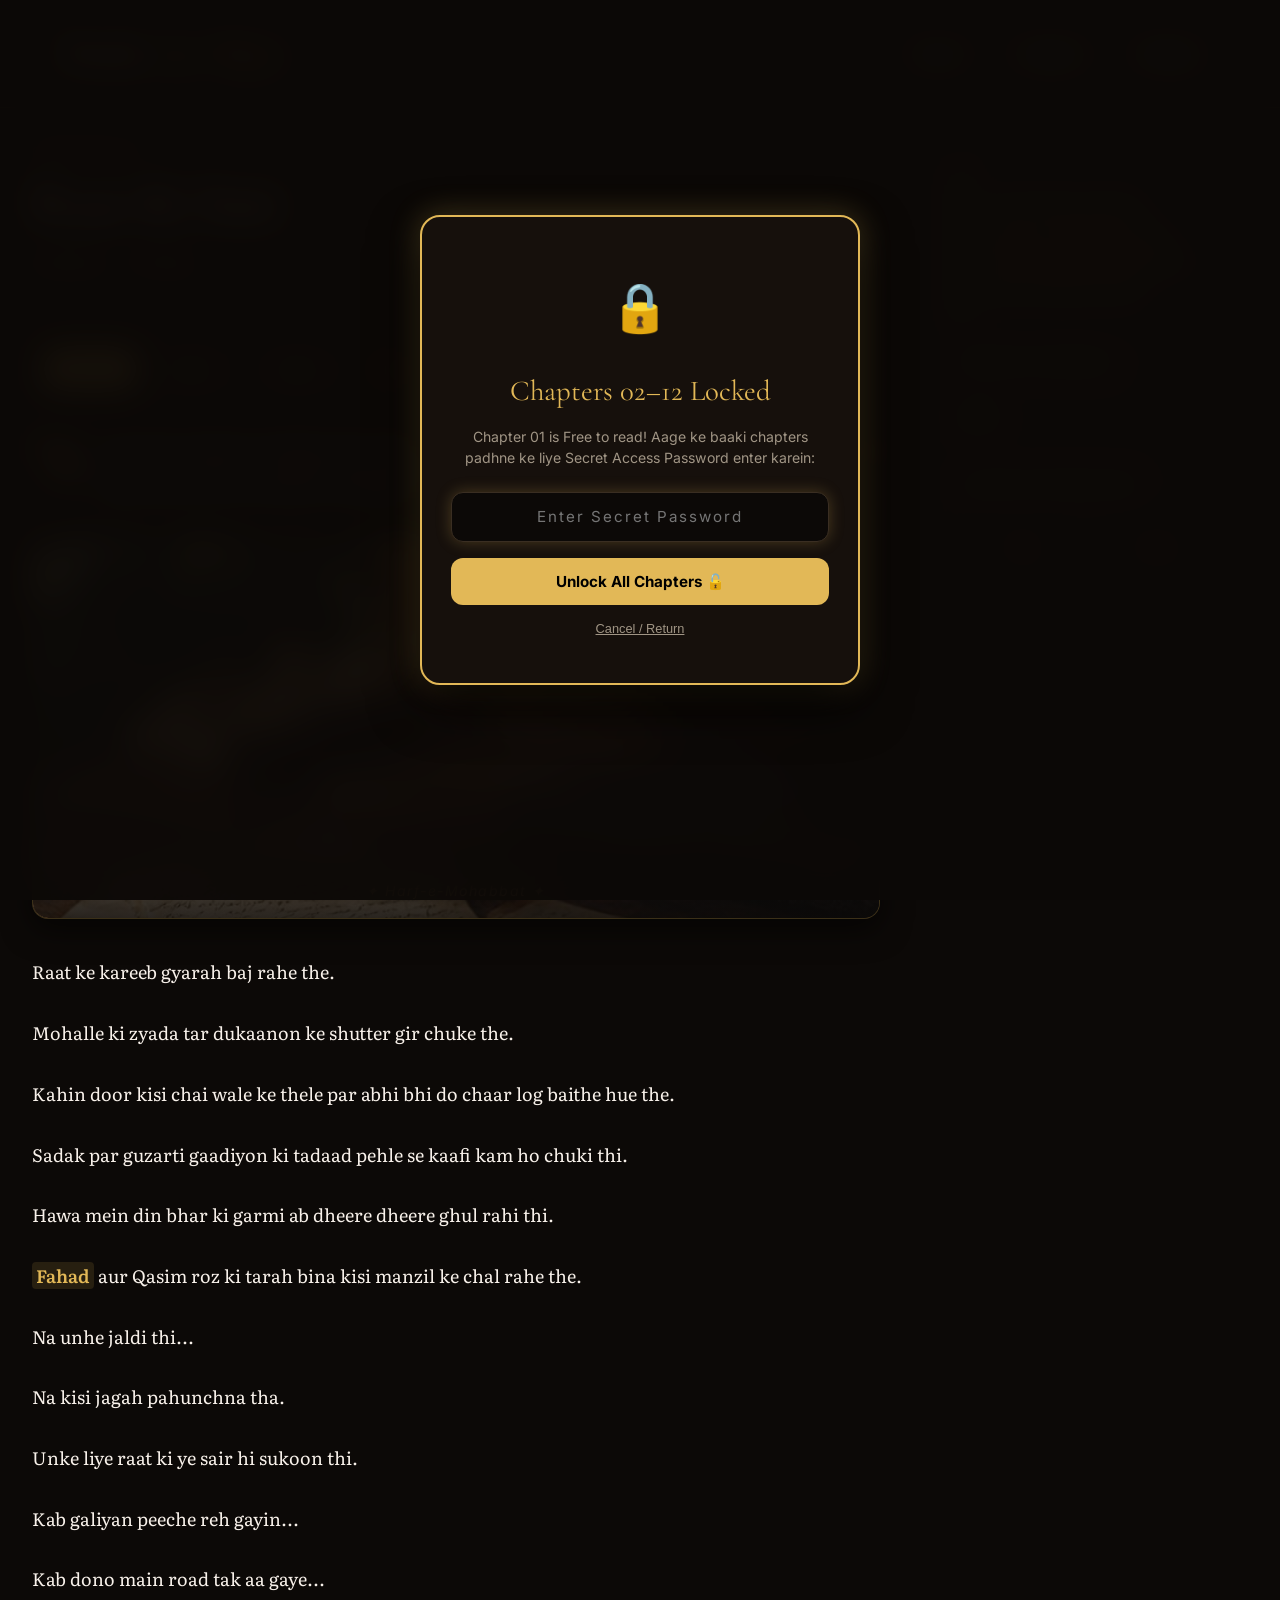
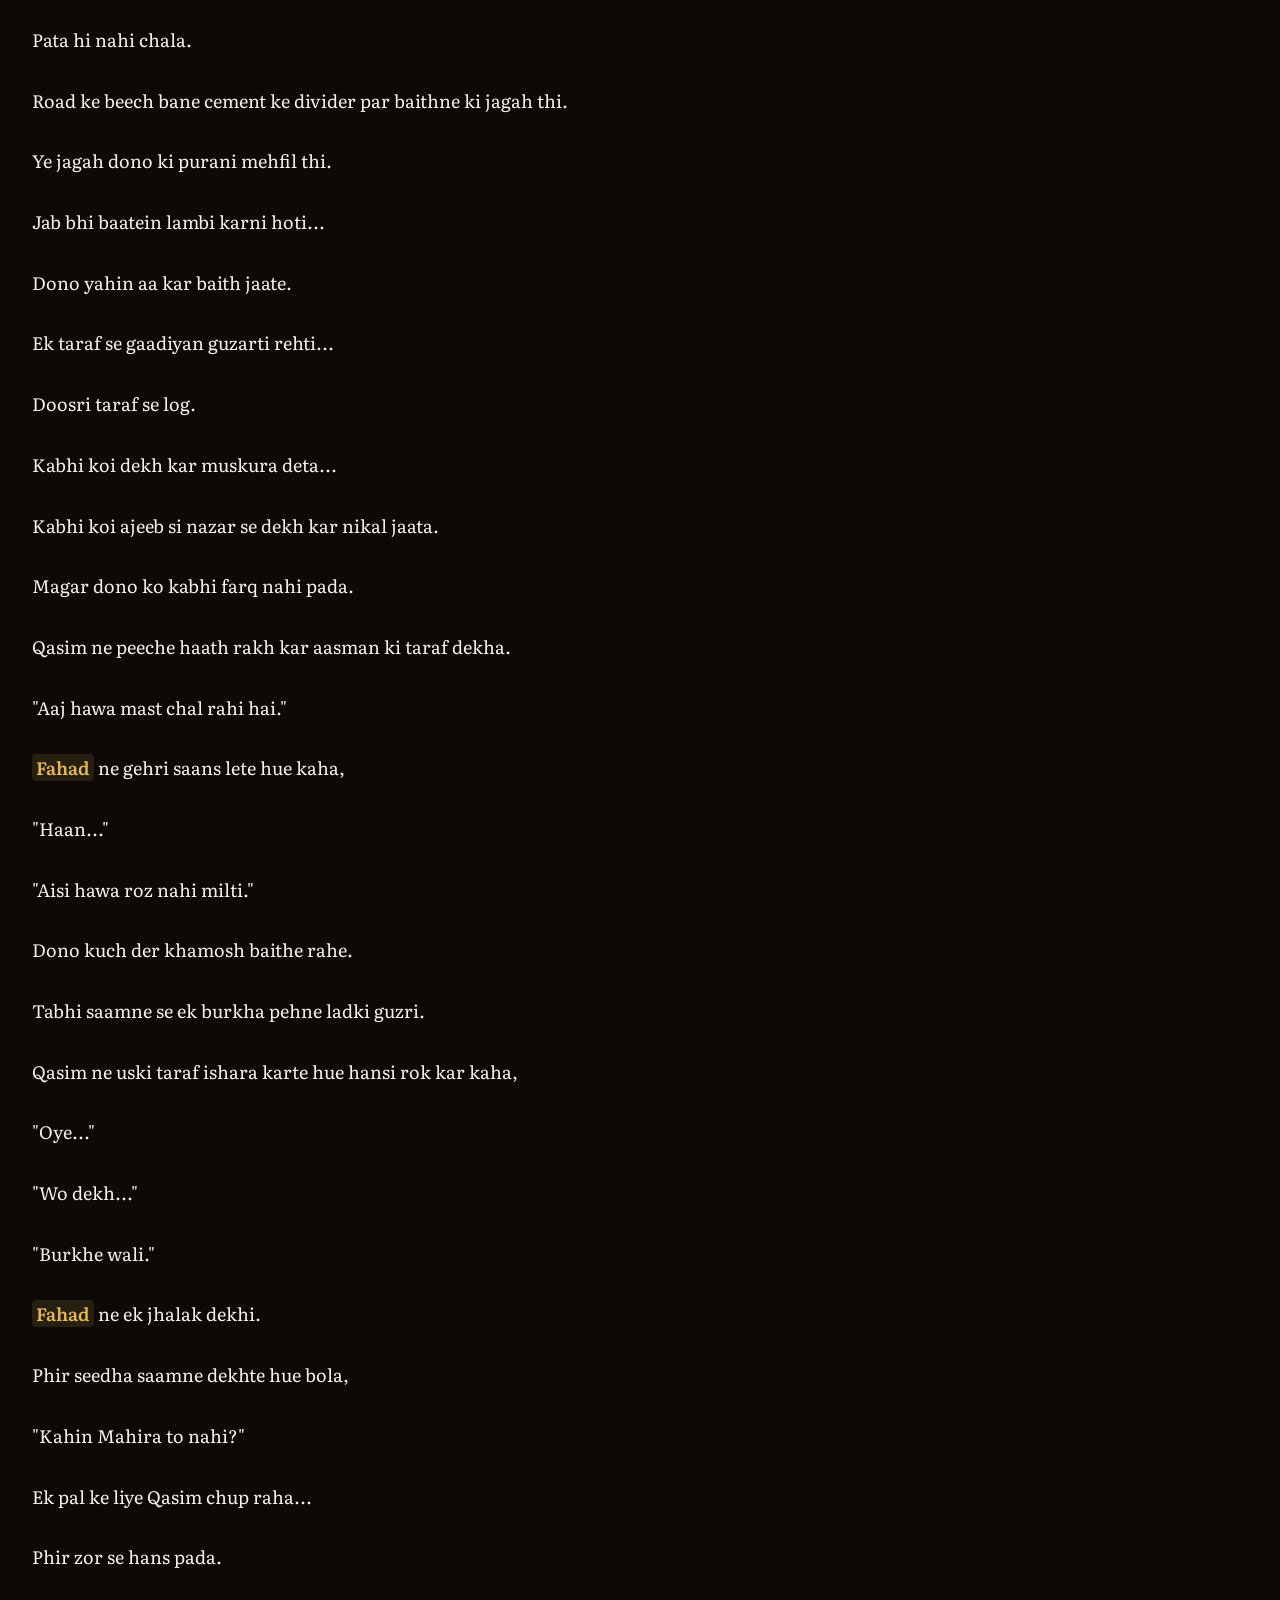
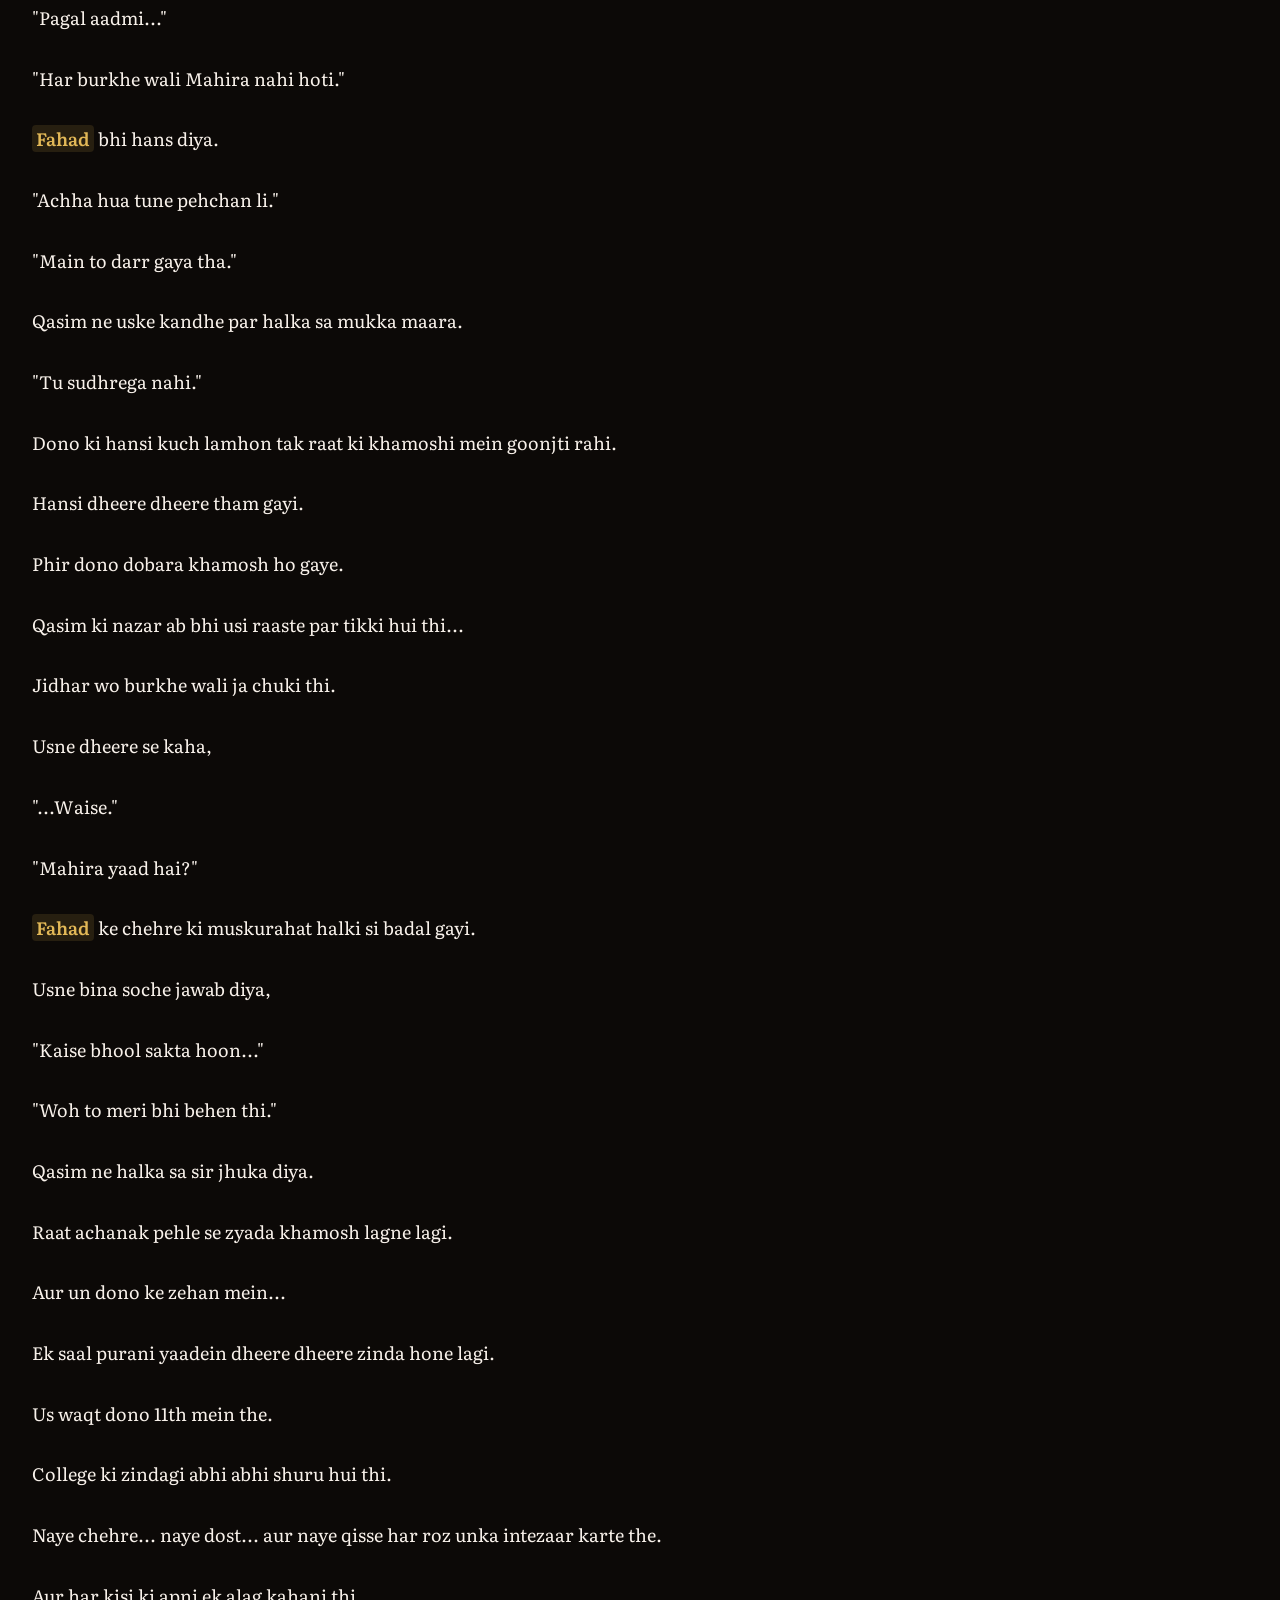
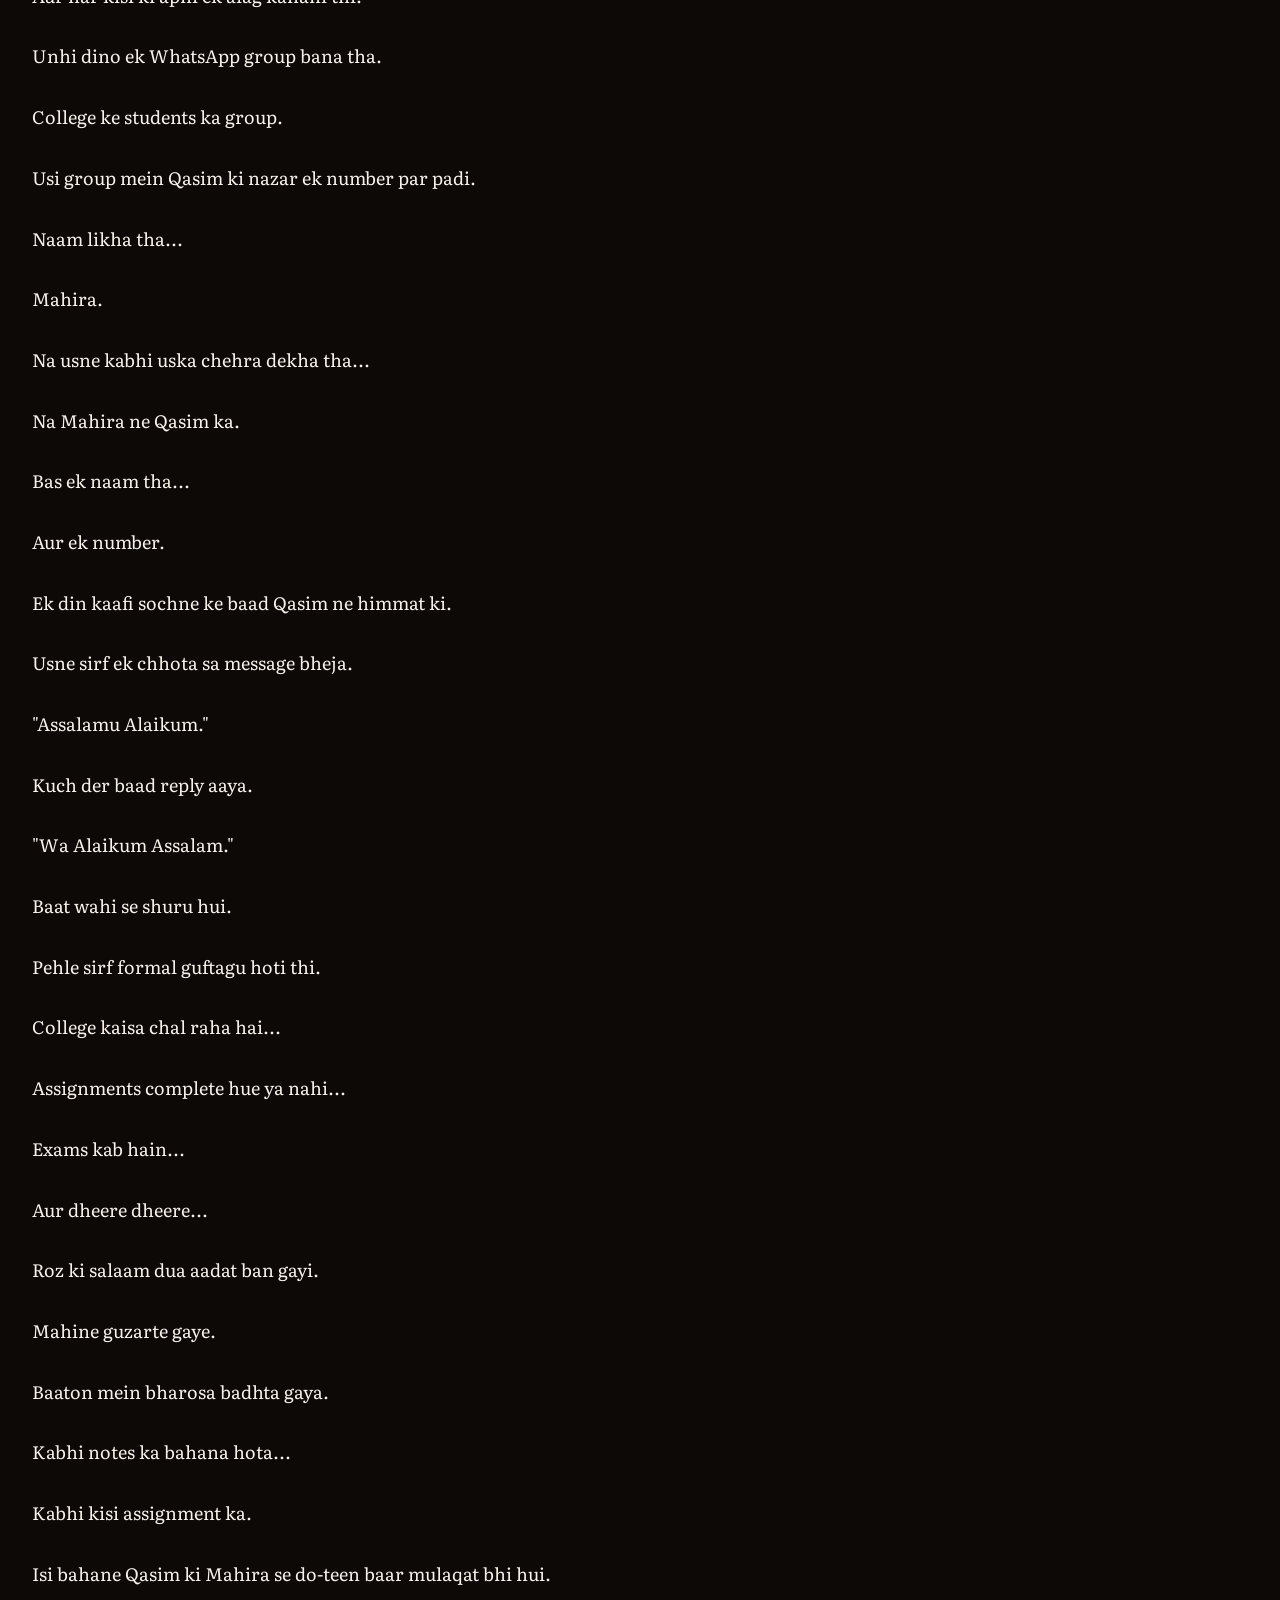
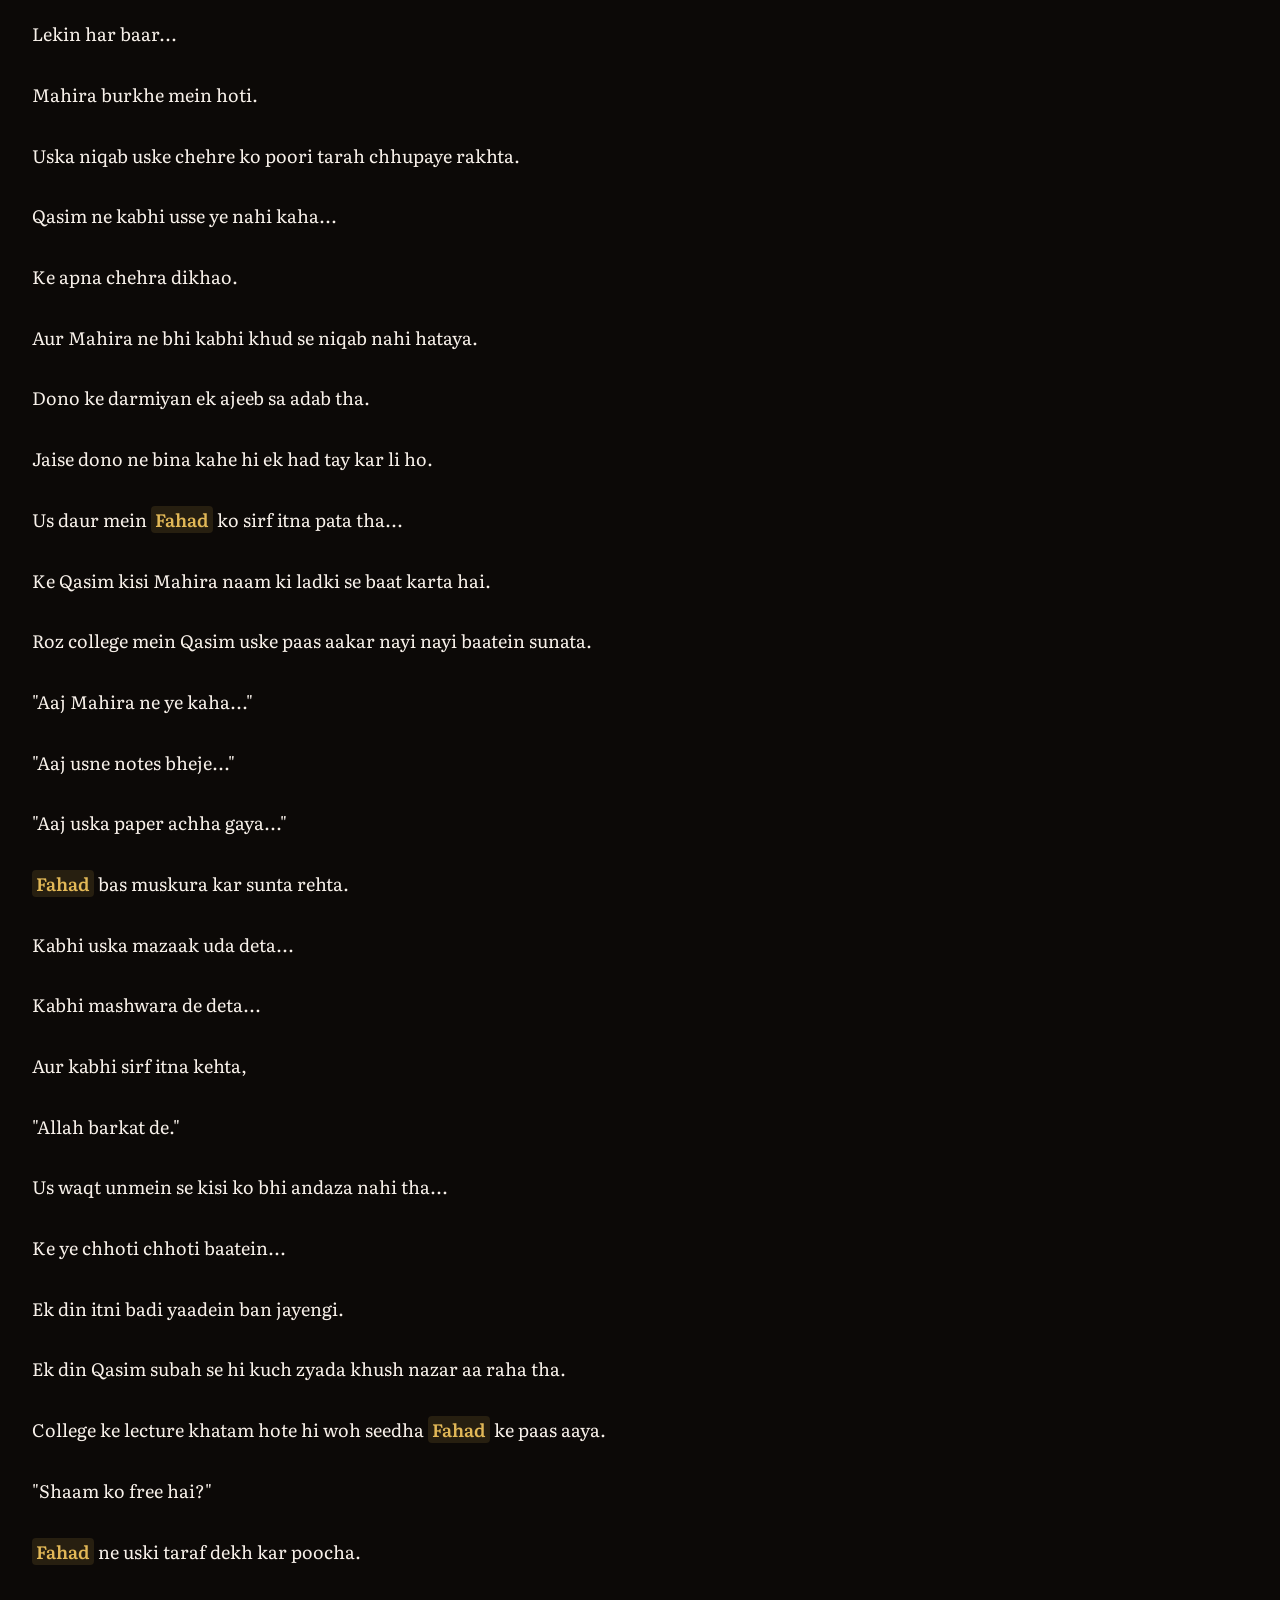
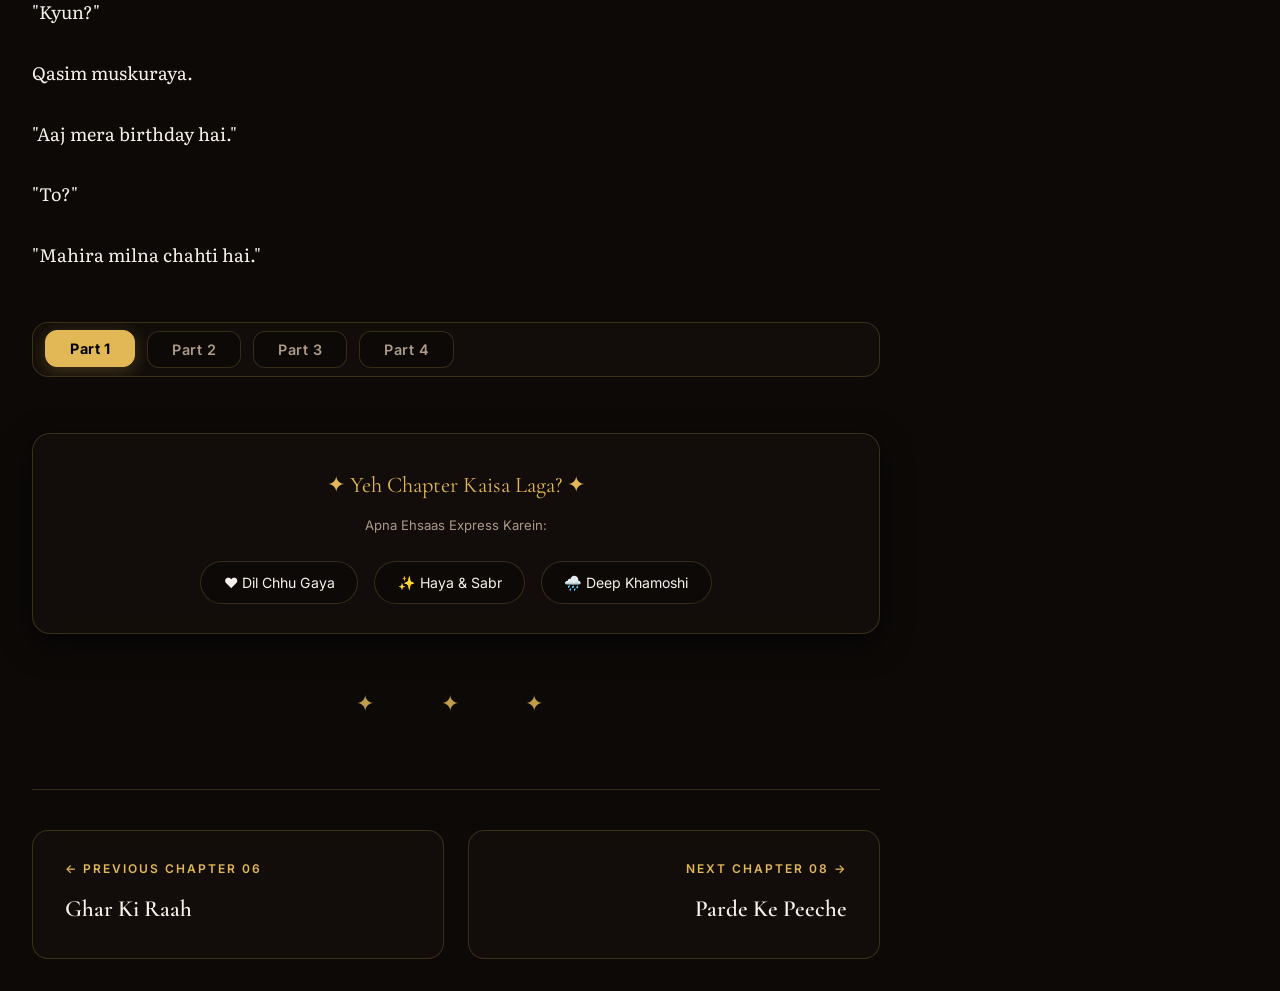
<file: chapter7.html>
<!DOCTYPE html>
<html lang="en">
<head>
    <meta charset="UTF-8">
    <meta name="viewport" content="width=device-width, initial-scale=1.0">
    <title>Chapter 07 — Raat Ki Sair | Parda Aur Mijaz</title>
    
    <!-- OpenGraph & Social Media Tags -->
    <meta property="og:type" content="article">
    <meta property="og:title" content="Chapter 07: Raat Ki Sair — Parda Aur Mijaz">
    <meta property="og:description" content="Read Chapter 07 (Raat Ki Sair) of Parda Aur Mijaz by Mohammad. An Urdu novel of quiet grace and unspoken emotions.">
    <meta property="og:image" content="cover.jpg">
    <meta name="twitter:card" content="summary_large_image">

    <link rel="preconnect" href="https://fonts.googleapis.com">
    <link rel="preconnect" href="https://fonts.gstatic.com" crossorigin>
    <link href="https://fonts.googleapis.com/css2?family=Cormorant+Garamond:ital,wght@0,400;0,600;0,700;1,400;1,600&family=Inter:wght@300;400;500;600&family=Literata:ital,opsz,wght@0,7..72,400;0,7..72,600&family=Noto+Nastaliq+Urdu:wght@400;700&display=swap" rel="stylesheet">
    <link rel="stylesheet" href="chapter.css">
<script>
        (function() {
            var t = localStorage.getItem("selectedTheme") || localStorage.getItem("parda_theme") || "dark";
            var f = localStorage.getItem("selectedFont") || localStorage.getItem("parda_font") || "literata";
            var s = localStorage.getItem("selectedSize") || localStorage.getItem("parda_size") || "medium";
            document.documentElement.setAttribute("data-theme", t);
            document.documentElement.setAttribute("data-font", f);
            document.documentElement.setAttribute("data-size", s);
        })();
    </script>
</head>
<body>

    <!-- TOP READING PROGRESS BAR -->
    <div class="progress-container">
        <div class="progress-bar" id="progress-bar"></div>
    </div>

    <!-- SITE HEADER -->
    <header class="site-header">
        <a href="home.html" class="logo">Parda <span>Aur Mijaz</span></a>
        <div class="header-actions">
            <button class="header-button audio-toggle-btn" onclick="toggleAmbient('calm', this)" title="Soft Calming Music">Sound</button>
            <button class="header-button" id="openChapters">Chapters</button>
            <button class="header-button" id="openSettings">Settings</button>
        </div>
    </header>

    <!-- CHAPTER DRAWER (ALL 12 CHAPTERS) -->
    <div class="chapter-drawer" id="chapterDrawer">
        <div class="drawer-header">
            <h3>Chapters Index</h3>
            <button id="closeChapters">&times;</button>
        </div>
        <div class="drawer-content">
<a href="chapter1.html" class="chapter-link"><span>01</span> Ek Khwaab</a>
<a href="chapter2.html" class="chapter-link"><span>02</span> Dil Ki Tabdeeli</a>
<a href="chapter3.html" class="chapter-link"><span>03</span> Khud Se Jung</a>
<a href="chapter4.html" class="chapter-link"><span>04</span> Be-Khabar Lamhe</a>
<a href="chapter5.html" class="chapter-link"><span>05</span> Khamosh Saturday</a>
<a href="chapter6.html" class="chapter-link"><span>06</span> Ghar Ki Raah</a>
<a href="chapter7.html" class="chapter-link active"><span>07</span> Raat Ki Sair</a>
<a href="chapter8.html" class="chapter-link"><span>08</span> Parde Ke Peeche</a>
<a href="chapter9.html" class="chapter-link"><span>09</span> Ehsaas Ka Safar</a>
<a href="chapter10.html" class="chapter-link"><span>10</span> Dil Ke Sawalon Ka Aagaz</a>
<a href="chapter11.html" class="chapter-link"><span>11</span> Hadees Aur Mohobbat</a>
<a href="chapter12.html" class="chapter-link"><span>12</span> Khamosh Fasla</a>
        </div>
    </div>

    <!-- SETTINGS PANEL -->
    <div class="settings-panel" id="settingsPanel">
        <div class="settings-header">
            <h3>Reading Settings</h3>
            <button id="closeSettings">&times;</button>
        </div>
        
        <div class="setting-group">
            <label>Theme Style</label>
            <div class="theme-grid">
                <button onclick="applyTheme('dark')">Dark</button>
                <button onclick="applyTheme('oled')">OLED Black</button>
                <button onclick="applyTheme('cream')">Cream</button>
                <button onclick="applyTheme('midnight')">Midnight</button>
                <button onclick="applyTheme('emerald')">Emerald</button>
            </div>
        </div>

        <div class="setting-group">
            <label>Font Family</label>
            <button class="font-option" onclick="applyFont('literata')">Literata (Classic)</button>
            <button class="font-option" onclick="applyFont('inter')">Inter (Modern Sans)</button>
            <button class="font-option" onclick="applyFont('nastaliq')">Urdu Nastaliq</button>
        </div>

        <div class="setting-group">
            <label>Text Size</label>
            <div class="size-buttons">
                <button onclick="applySize('small')">Small</button>
                <button onclick="applySize('medium')">Medium</button>
                <button onclick="applySize('large')">Large</button>
            </div>
        </div>
    </div>

    <!-- OVERLAY -->
    <div class="settings-overlay" id="settingsOverlay"></div>

    <!-- MAIN CONTENT & SIDEBAR WRAPPER -->
    <div class="chapter-wrapper">
        <main class="chapter-main-content">
            <div class="chapter-header">
                <span class="chapter-badge">Chapter 07</span>
                <h1 class="chapter-title">Raat Ki Sair</h1>
                <div class="chapter-meta">
                    <span id="read-time">Calculating...</span>
                    <span id="word-count">Calculating...</span>
                </div>
            </div>

            <!-- TOP PART SWITCHER TABS -->
<div class="part-tabs-container">
    <button class="part-tab active" onclick="switchPart(1)">Part 1</button><button class="part-tab" onclick="switchPart(2)">Part 2</button><button class="part-tab" onclick="switchPart(3)">Part 3</button><button class="part-tab" onclick="switchPart(4)">Part 4</button>
</div>

            <!-- STORY BODY CONTENT -->
            <article class="story-body">
<div id="part-1" class="part-content active" style="display: block;">
<p class="drop-cap">"Kuch dost tumhari zindagi mein isliye nahi aate ke tumhare saath waqt guzaarein... balki isliye aate hain ke tumhari zindagi ke har waqt ka hissa ban jaayein."</p>
<figure class="novel-emotion-card">
    <div class="novel-emotion-card-wrapper">
        <img src="super23.jpg" alt="✦ Harf-e-Mohabbat ✦" loading="lazy">
        <div class="novel-emotion-card-overlay"></div>
        <div class="novel-emotion-card-caption">✦ Harf-e-Mohabbat ✦</div>
    </div>
</figure>
<p>Raat ke kareeb gyarah baj rahe the.</p>
<p>Mohalle ki zyada tar dukaanon ke shutter gir chuke the.</p>
<p>Kahin door kisi chai wale ke thele par abhi bhi do chaar log baithe hue the.</p>
<p>Sadak par guzarti gaadiyon ki tadaad pehle se kaafi kam ho chuki thi.</p>
<p>Hawa mein din bhar ki garmi ab dheere dheere ghul rahi thi.</p>
<p>Fahad aur Qasim roz ki tarah bina kisi manzil ke chal rahe the.</p>
<p>Na unhe jaldi thi...</p>
<p>Na kisi jagah pahunchna tha.</p>
<p>Unke liye raat ki ye sair hi sukoon thi.</p>
<p>Kab galiyan peeche reh gayin...</p>
<p>Kab dono main road tak aa gaye...</p>
<p>Pata hi nahi chala.</p>
<p>Road ke beech bane cement ke divider par baithne ki jagah thi.</p>
<p>Ye jagah dono ki purani mehfil thi.</p>
<p>Jab bhi baatein lambi karni hoti...</p>
<p>Dono yahin aa kar baith jaate.</p>
<p>Ek taraf se gaadiyan guzarti rehti...</p>
<p>Doosri taraf se log.</p>
<p>Kabhi koi dekh kar muskura deta...</p>
<p>Kabhi koi ajeeb si nazar se dekh kar nikal jaata.</p>
<p>Magar dono ko kabhi farq nahi pada.</p>
<p>Qasim ne peeche haath rakh kar aasman ki taraf dekha.</p>
<p>"Aaj hawa mast chal rahi hai."</p>
<p>Fahad ne gehri saans lete hue kaha,</p>
<p>"Haan..."</p>
<p>"Aisi hawa roz nahi milti."</p>
<p>Dono kuch der khamosh baithe rahe.</p>
<p>Tabhi saamne se ek burkha pehne ladki guzri.</p>
<p>Qasim ne uski taraf ishara karte hue hansi rok kar kaha,</p>
<p>"Oye..."</p>
<p>"Wo dekh..."</p>
<p>"Burkhe wali."</p>
<p>Fahad ne ek jhalak dekhi.</p>
<p>Phir seedha saamne dekhte hue bola,</p>
<p>"Kahin Mahira to nahi?"</p>
<p>Ek pal ke liye Qasim chup raha...</p>
<p>Phir zor se hans pada.</p>
<p>"Pagal aadmi..."</p>
<p>"Har burkhe wali Mahira nahi hoti."</p>
<p>Fahad bhi hans diya.</p>
<p>"Achha hua tune pehchan li."</p>
<p>"Main to darr gaya tha."</p>
<p>Qasim ne uske kandhe par halka sa mukka maara.</p>
<p>"Tu sudhrega nahi."</p>
<p>Dono ki hansi kuch lamhon tak raat ki khamoshi mein goonjti rahi.</p>
<p>Hansi dheere dheere tham gayi.</p>
<p>Phir dono dobara khamosh ho gaye.</p>
<p>Qasim ki nazar ab bhi usi raaste par tikki hui thi...</p>
<p>Jidhar wo burkhe wali ja chuki thi.</p>
<p>Usne dheere se kaha,</p>
<p>"...Waise."</p>
<p>"Mahira yaad hai?"</p>
<p>Fahad ke chehre ki muskurahat halki si badal gayi.</p>
<p>Usne bina soche jawab diya,</p>
<p>"Kaise bhool sakta hoon..."</p>
<p>"Woh to meri bhi behen thi."</p>
<p>Qasim ne halka sa sir jhuka diya.</p>
<p>Raat achanak pehle se zyada khamosh lagne lagi.</p>
<p>Aur un dono ke zehan mein...</p>
<p>Ek saal purani yaadein dheere dheere zinda hone lagi.</p>
<p>Us waqt dono 11th mein the.</p>
<p>College ki zindagi abhi abhi shuru hui thi.</p>
<p>Naye chehre... naye dost... aur naye qisse har roz unka intezaar karte the.</p>
<p>Aur har kisi ki apni ek alag kahani thi.</p>
<p>Unhi dino ek WhatsApp group bana tha.</p>
<p>College ke students ka group.</p>
<p>Usi group mein Qasim ki nazar ek number par padi.</p>
<p>Naam likha tha...</p>
<p>Mahira.</p>
<p>Na usne kabhi uska chehra dekha tha...</p>
<p>Na Mahira ne Qasim ka.</p>
<p>Bas ek naam tha...</p>
<p>Aur ek number.</p>
<p>Ek din kaafi sochne ke baad Qasim ne himmat ki.</p>
<p>Usne sirf ek chhota sa message bheja.</p>
<p>"Assalamu Alaikum."</p>
<p>Kuch der baad reply aaya.</p>
<p>"Wa Alaikum Assalam."</p>
<p>Baat wahi se shuru hui.</p>
<p>Pehle sirf formal guftagu hoti thi.</p>
<p>College kaisa chal raha hai...</p>
<p>Assignments complete hue ya nahi...</p>
<p>Exams kab hain...</p>
<p>Aur dheere dheere...</p>
<p>Roz ki salaam dua aadat ban gayi.</p>
<p>Mahine guzarte gaye.</p>
<p>Baaton mein bharosa badhta gaya.</p>
<p>Kabhi notes ka bahana hota...</p>
<p>Kabhi kisi assignment ka.</p>
<p>Isi bahane Qasim ki Mahira se do-teen baar mulaqat bhi hui.</p>
<p>Lekin har baar...</p>
<p>Mahira burkhe mein hoti.</p>
<p>Uska niqab uske chehre ko poori tarah chhupaye rakhta.</p>
<p>Qasim ne kabhi usse ye nahi kaha...</p>
<p>Ke apna chehra dikhao.</p>
<p>Aur Mahira ne bhi kabhi khud se niqab nahi hataya.</p>
<p>Dono ke darmiyan ek ajeeb sa adab tha.</p>
<p>Jaise dono ne bina kahe hi ek had tay kar li ho.</p>
<p>Us daur mein Fahad ko sirf itna pata tha...</p>
<p>Ke Qasim kisi Mahira naam ki ladki se baat karta hai.</p>
<p>Roz college mein Qasim uske paas aakar nayi nayi baatein sunata.</p>
<p>"Aaj Mahira ne ye kaha..."</p>
<p>"Aaj usne notes bheje..."</p>
<p>"Aaj uska paper achha gaya..."</p>
<p>Fahad bas muskura kar sunta rehta.</p>
<p>Kabhi uska mazaak uda deta...</p>
<p>Kabhi mashwara de deta...</p>
<p>Aur kabhi sirf itna kehta,</p>
<p>"Allah barkat de."</p>
<p>Us waqt unmein se kisi ko bhi andaza nahi tha...</p>
<p>Ke ye chhoti chhoti baatein...</p>
<p>Ek din itni badi yaadein ban jayengi.</p>
<p>Ek din Qasim subah se hi kuch zyada khush nazar aa raha tha.</p>
<p>College ke lecture khatam hote hi woh seedha Fahad ke paas aaya.</p>
<p>"Shaam ko free hai?"</p>
<p>Fahad ne uski taraf dekh kar poocha.</p>
<p>"Kyun?"</p>
<p>Qasim muskuraya.</p>
<p>"Aaj mera birthday hai."</p>
<p>"To?"</p>
<p>"Mahira milna chahti hai."</p>

</div>

<div id="part-2" class="part-content" style="display: none;">
<p>Fahad hans pada.</p>
<figure class="novel-emotion-card">
    <div class="novel-emotion-card-wrapper">
        <img src="super24.jpg" alt="✦ Adab Ka Lehja ✦" loading="lazy">
        <div class="novel-emotion-card-overlay"></div>
        <div class="novel-emotion-card-caption">✦ Adab Ka Lehja ✦</div>
    </div>
</figure>
<p>"Achha... asal birthday to ab shuru hoga."</p>
<p>Qasim ne uske kandhe par halka sa mukka maara.</p>
<p>"Bakwas band kar... chalna hai tere saath."</p>
<p>Fahad ne hairani se poocha.</p>
<p>"Main kya karunga wahan?"</p>
<p>"Tu saath hoga to ghar walon ko bhi sukoon rahega... aur mujhe bhi."</p>
<p>Fahad ne bina kuch soche sir hila diya.</p>
<p>"Theek hai."</p>
<p>Shaam ko dono waqt se pehle hi tay ki hui jagah par pahunch gaye.</p>
<p>Ek chhota sa public garden tha.</p>
<p>Shaam dhal rahi thi.</p>
<p>Bachche jhule khel rahe the.</p>
<p>Kuch buzurg bench par baithe baatein kar rahe the.</p>
<p>Aur kuch families aaram se sair kar rahi thi.</p>
<p>Fahad jaan-boojh kar thoda door khada ho gaya.</p>
<p>Ye mulaqat Qasim aur Mahira ki thi...</p>
<p>Woh sirf apne dost ke saath aaya tha.</p>
<p>Kuch hi der baad...</p>
<p>Door se ek burkha pehne ladki dheere dheere unki taraf aati hui nazar aayi.</p>
<p>Qasim use dekh kar pehchan gaya.</p>
<p>"Mahira..."</p>
<p>Woh dono ke qareeb aakar ruk gayi.</p>
<p>"Assalamu Alaikum."</p>
<p>"Wa Alaikum Assalam."</p>
<p>Kuch lamhon ki khamoshi ke baad...</p>
<p>Mahira ne pehli baar Qasim ki taraf dekhte hue apne chehre se niqab halka sa hata diya.</p>
<p>Bas utna hi...</p>
<p>Jitna zaroori tha.</p>
<p>Qasim usse dekhta hi reh gaya.</p>
<p>Usne itne mahino tak sirf uski awaaz suni thi...</p>
<p>Aaj pehli baar uska chehra dekha tha.</p>
<p>Udhar...</p>
<p>Fahad ne apni nazar doosri taraf kar li.</p>
<p>Usne na dekhne ki koshish ki...</p>
<p>Na jaanne ki.</p>
<p>Uske liye ye un dono ka lamha tha.</p>
<p>Thodi der baad Mahira ki nazar Fahad par padi.</p>
<p>Woh halki si muskurayi.</p>
<p>"Assalamu Alaikum, Bhai."</p>
<p>Fahad ne bhi muskura kar jawab diya.</p>
<p>"Wa Alaikum Assalam."</p>
<p>Us din se...</p>
<p>Mahira ne kabhi usse naam se nahi bulaya.</p>
<p>Har baar sirf ek hi rishta diya...</p>
<p>"Bhai."</p>
<p>Mahira ne apne bag se ek chhota sa gift nikala.</p>
<p>"Happy Birthday."</p>
<p>Qasim ne muskurate hue packet khola.</p>
<p>Andar ek couple watch thi.</p>
<p>"Ye dekho..."</p>
<p>Uske chehre par bachchon jaisi khushi aa gayi.</p>
<p>Lekin jaise hi usne dabba khola...</p>
<p>Watch uske haath se phisal kar neeche gir gayi.</p>
<p>Tak...!</p>
<p>Teeno ek saath us taraf dekhne lage.</p>
<p>Qasim ne jaldi se watch uthayi.</p>
<p>Glass ke kone par ek patli si daraar aa chuki thi.</p>
<p>Ek pal ke liye teeno khamosh ho gaye.</p>
<p>Phir Mahira hansi rok na saki.</p>
<p>"Lagta hai gift jaldi dene ki jaldi thi."</p>
<p>Qasim bhi hans pada.</p>
<p>"Ab pehenunga phir bhi isi ko."</p>
<p>Fahad ne mazaak mein kaha,</p>
<p>"Birthday wale din hi tod di...</p>
<p>Record bana diya tune."</p>
<p>Teeno zor se hans pade.</p>
<p>Us waqt kisi ne us chhoti si daraar ko ahmiyat nahi di.</p>
<p>Shayad...</p>
<p>Kuch ishare us waqt samajh nahi aate.</p>
<p>Unka matlab insaan ko bahut baad mein samajh aata hai.</p>
<p>Us din ke baad...</p>
<p>Zindagi apni raftaar se chalti rahi.</p>
<p>College ke lectures...</p>
<p>Assignments...</p>
<p>Exams...</p>
<p>Aur un sab ke beech...</p>
<p>Qasim aur Mahira ki baatein bhi roz thodi thodi badhti gayin.</p>
<p>Dekhte hi dekhte...</p>
<p>Mahine guzarte gaye.</p>
<p>Aur phir...</p>
<p>Poora ek saal.</p>
<p>Is ek saal mein na jaane kitni mulaqatein hui.</p>
<p>Kabhi college ke bahar.</p>
<p>Kabhi kisi stationery ke paas notes lene ke bahane.</p>
<p>Kabhi kisi chhote se garden mein.</p>
<p>Aur har dafa...</p>
<p>Fahad un dono ke saath hota.</p>
<p>Lekin sirf saath.</p>
<p>Kabhi beech mein nahi.</p>
<p>Jab bhi Mahira aati...</p>
<p>Sabse pehle door se hi kehti,</p>
<p>"Assalamu Alaikum."</p>
<p>Qasim muskura kar jawab deta.</p>
<p>"Wa Alaikum Assalam."</p>
<p>Phir uski nazar Fahad par padti.</p>
<p>"Assalamu Alaikum, Bhai."</p>
<p>Fahad bhi hamesha ek hi andaaz mein jawab deta.</p>
<p>"Wa Alaikum Assalam."</p>
<p>Bas...</p>
<p>Itni hi guftagu hoti.</p>
<p>Na Mahira ne kabhi Fahad se be-maqsad baat ki.</p>
<p>Na Fahad ne kabhi zarurat se zyada lafz bole.</p>
<p>Ye rishta sirf ek hi lafz mein simat gaya tha...</p>
<p>"Bhai."</p>
<p>Kabhi Qasim aur Mahira baat kar rahe hote...</p>
<p>To Fahad thoda door jaakar khada ho jaata.</p>
<p>Kabhi mobile chalane lagta.</p>
<p>Kabhi aas-paas guzarte logon ko dekhne lagta.</p>
<p>Aur kabhi bina wajah aasman ko.</p>
<p>Usne kabhi unki tanhaai mein dakhal dena zaroori nahi samjha.</p>
<p>Qasim aksar mazaak karta.</p>
<p>"Abe idhar aa na."</p>
<p>Fahad door se hi jawab deta.</p>
<p>"Tum dono baat karo..."</p>
<p>"Main yahin theek hoon."</p>
<p>Mahira bhi muskura deti.</p>
<p>Shayad woh samajh chuki thi...</p>
<p>Ke Fahad sirf Qasim ka dost nahi...</p>
<p>Balki uska sachcha bhai bhi hai.</p>
<p>Kabhi kabhi mulaqat khatam hone ke baad...</p>
<p>Qasim poore raste sirf Mahira ki baatein karta rehta.</p>

</div>

<div id="part-3" class="part-content" style="display: none;">
<p>"Aaj usne ye bola..."</p>
<figure class="novel-emotion-card">
    <div class="novel-emotion-card-wrapper">
        <img src="super25.jpg" alt="✦ Solitary Morning ✦" loading="lazy">
        <div class="novel-emotion-card-overlay"></div>
        <div class="novel-emotion-card-caption">✦ Solitary Morning ✦</div>
    </div>
</figure>
<p>"Aaj usne mere liye dua ki..."</p>
<p>"Aaj usne daanta mujhe."</p>
<p>Fahad hans kar kehta,</p>
<p>"Achha hai."</p>
<p>"Koi to hai jo tujhe seedha rakhta hai."</p>
<p>Qasim hans padta.</p>
<p>"Bilkul Ammi ki tarah daantti hai."</p>
<p>Aur dono ki hansi sadak par der tak goonjti rehti.</p>
<p>Waqt guzarta gaya.</p>
<p>Yaadein banti gayin.</p>
<p>Us waqt un teeno mein se kisi ne bhi nahi socha tha...</p>
<p>Ke ek din...</p>
<p>Yahi yaadein unki raaton ki guftagu ban jayengi.</p>
<p>Ek raat...</p>
<p>Ramzan ke aakhri ashre ki taaq raaton mein se ek raat thi.</p>
<p>Poora mohalla lagbhag so chuka tha.</p>
<p>Magar kuch gharon ki battiyan abhi bhi jal rahi thi.</p>
<p>Koi Qur'an ki tilawat kar raha tha...</p>
<p>Koi Tahajjud mein masroof tha...</p>
<p>Aur koi Allah se apni taqdeer likhwa raha tha.</p>
<p>Us raat Fahad aur Qasim ne bhi jaagne ka irada kiya tha.</p>
<p>Dono ne apne apne ghar mein Isha aur Taraweeh ada ki.</p>
<p>Thodi der Qur'an ki tilawat ki.</p>
<p>Tasbeeh padhi.</p>
<p>Aur raat ka ek hissa Allah ke saamne guzara.</p>
<p>Kareeb dedh baje...</p>
<p>Qasim ne Fahad ko message kiya.</p>
<p>"Nikal?"</p>
<p>Do minute baad jawab aaya.</p>
<p>"Aa raha hoon."</p>
<p>Roz ki tarah...</p>
<p>Dono phir usi sadak par mil gaye.</p>
<p>Raat aur bhi zyada khamosh thi.</p>
<p>Na din ka shor...</p>
<p>Na gaadiyon ki bheed.</p>
<p>Sirf thandi hawa...</p>
<p>Aur kabhi kabhi kisi kutte ke bhonkne ki awaaz.</p>
<p>Dono dheere dheere chalte hue usi divider par jaakar baith gaye.</p>
<p>Kuch der Allah ki rehmat aur Ramzan ki fazilat ki baatein hoti rahi.</p>
<p>Phir achanak...</p>
<p>Qasim ka phone baj utha.</p>
<p>Screen par naam likha tha...</p>
<p>Mahira Calling...</p>
<p>Fahad ne muskurakar uski taraf dekha.</p>
<p>"Oho..."</p>
<p>"Raat ke do baje bhi yaad aa gayi."</p>
<p>Qasim halka sa sharma gaya.</p>
<p>"Chup reh."</p>
<p>Usne call receive ki.</p>
<p>"Assalamu Alaikum."</p>
<p>Phone ke doosri taraf se narm si awaaz aayi.</p>
<p>"Wa Alaikum Assalam."</p>
<p>Fahad dheere se Qasim ke aur qareeb aa gaya.</p>
<p>Phir shararat se bola,</p>
<p>"Aaj speaker par baat kar..."</p>
<p>"Mujhe bhi sunna hai tum dono kitni sharif baatein karte ho."</p>
<p>Qasim ne aankhen dikha kar kaha,</p>
<p>"Bakwas mat kar."</p>
<p>Fahad hans pada.</p>
<p>"Laga na speaker..."</p>
<p>"Main kuch bolunga nahi."</p>
<p>Qasim ne do pal socha...</p>
<p>Phir muskura kar phone speaker par rakh diya.</p>
<p>Mahira ko bilkul andaza nahi tha...</p>
<p>Ke uski awaaz ab do log sun rahe the.</p>
<p>Qasim ne bade pyaar se poocha,</p>
<p>"Lagta hai so gayi thi..."</p>
<p>"Maine pehle call kiya tha."</p>
<p>Mahira ne bilkul saada andaaz mein jawab diya.</p>
<p>"Haan..."</p>
<p>"Neend lag gayi thi."</p>
<p>Qasim halki si muskurahat ke saath bola,</p>
<p>"Achha..."</p>
<p>"Phir batao..."</p>
<p>"Khwaab kya dekha?"</p>
<p>Usne dil hi dil mein socha tha...</p>
<p>Shayad Mahira kahegi...</p>
<p>"Tum aaye the."</p>
<p>Ya phir koi pyari si baat karegi.</p>
<p>Lekin...</p>
<p>Doosri taraf se bina ek pal soche jawab aaya,</p>
<p>"Mujhe to koi khwaab hi nahi aaya."</p>
<p>Ek second ke liye sannata chha gaya.</p>
<p>Aur agle hi pal...</p>
<p>Fahad itni zor se hans pada...</p>
<p>Ke uski hansi poori khamosh sadak par goonj uthi.</p>
<p>"Hahahaha..."</p>
<p>"Abe Qasim..."</p>
<p>"Saara romance hawa ho gaya."</p>
<p>Qasim ne foran apna chehra dono haathon se chhupa liya.</p>
<p>"Abe chup ho ja..."</p>
<p>Phone ke doosri taraf Mahira ekdum khamosh ho gayi.</p>
<p>Do teen second baad usne hairani se poocha,</p>
<p>"...Ye hansi kiski thi?"</p>
<p>Qasim ne dheere se kaha,</p>
<p>"...Fahad."</p>
<p>Doosri taraf kuch lamhon ki khamoshi rahi.</p>
<p>Phir Mahira bhi hans padi.</p>
<p>"Aapne speaker par rakha hua tha?"</p>
<p>Qasim ne sharmate hue kaha,</p>
<p>"...Haan."</p>
<p>Mahira ne hans kar kaha,</p>
<p>"Achha hua pehle pata nahi tha..."</p>
<p>"Warna shayad main itni seedhi baat na karti."</p>
<p>Ab ki baar...</p>
<p>Teeno hans pade.</p>
<p>Raat ki woh khamoshi...</p>
<p>Aur usme goonjti woh hansi...</p>
<p>Aaj bhi dono ke zehan mein bilkul waise hi mehfooz thi.</p>
<p>Mahira ki hansi dheere dheere tham gayi.</p>
<p>Qasim ne bhi muskura kar sir hila diya.</p>
<p>"Achha..."</p>
<p>"Ab dobara meri beizzati mat karwana."</p>
<p>Mahira hans kar boli,</p>
<p>"Usme meri kya galti thi..."</p>
<p>"Aap hi ne sapne wala sawaal pooch liya."</p>
<p>Fahad phir se hans pada.</p>
<p>"Dekha..."</p>
<p>"Main akela nahi bol raha."</p>
<p>Qasim ne ghoor kar Fahad ko dekha.</p>
<p>"Bas kar."</p>

</div>

<div id="part-4" class="part-content" style="display: none;">
<p>"Nahi to agli baar speaker par nahi rakhunga."</p>
<figure class="novel-emotion-card">
    <div class="novel-emotion-card-wrapper">
        <img src="super26.jpg" alt="✦ Quiet Archway ✦" loading="lazy">
        <div class="novel-emotion-card-overlay"></div>
        <div class="novel-emotion-card-caption">✦ Quiet Archway ✦</div>
    </div>
</figure>
<p>Fahad ne foran dono haath utha diye.</p>
<p>"Theek hai huzoor."</p>
<p>"Ab nahi hasunga."</p>
<p>Teenon kuch der aur baat karte rahe.</p>
<p>Kabhi Ramzan ki...</p>
<p>Kabhi college ki...</p>
<p>Kabhi exams ki...</p>
<p>Aur kabhi bas yunhi be-maqsad.</p>
<p>Raat ka pata hi nahi chala.</p>
<p>Call khatam karte waqt Mahira ne hamesha ki tarah kaha,</p>
<p>"Allah Hafiz."</p>
<p>Qasim ne dheere se jawab diya,</p>
<p>"Allah Hafiz."</p>
<p>Phone kat gaya.</p>
<p>Kuch lamhon tak dono khamosh baithe rahe.</p>
<p>Phir Fahad ne Qasim ki taraf dekha...</p>
<p>Aur bas uski shakal dekhte hi phir se hans pada.</p>
<p>"Abey..."</p>
<p>"'Khwaab kya dekha?'"</p>
<p>Usne bilkul Qasim ki awaaz nikaalte hue kaha.</p>
<p>Qasim ne zor se uske kandhe par mukka maara.</p>
<p>"Chup kar yaar."</p>
<p>Fahad hans hi raha tha.</p>
<p>"Tu soch raha tha woh bolegi..."</p>
<p>"'Sapne mein aap aaye the.'"</p>
<p>"Lekin bechari ne seedha bol diya..."</p>
<p>"'Mujhe to koi khwaab hi nahi aaya.'"</p>
<p>Is baar Qasim bhi apni hansi nahi rok saka.</p>
<p>Dono itna hase...</p>
<p>Ke aankhon se aansu nikal aaye.</p>
<p>Us raat ke baad...</p>
<p>Ye dialogue un dono ke beech mazaak ban gaya tha.</p>
<p>Jab bhi Qasim zyada romantic baat karta...</p>
<p>Fahad bas itna keh deta,</p>
<p>"Khwaab kya dekha?"</p>
<p>Aur dono phir hans padte.</p>
<p>Qasim ne ek gehri saans li.</p>
<p>Yaad khatam hui...</p>
<p>Aur dono dobara usi road ke divider par baithe hue the.</p>
<p>Qasim halki si muskurahat ke saath bola,</p>
<p>"Yaar..."</p>
<p>"Aaj bhi yaad karta hoon na..."</p>
<p>"To hansi bhi aati hai..."</p>
<p>"Aur dard bhi hota hai."</p>
<p>Fahad ne uske kandhe par haath rakha.</p>
<p>"Kuch log chale jaate hain..."</p>
<p>"Lekin unki yaadein kabhi nahi jaati."</p>
<p>Saamne se ek naujawan couple guzra.</p>
<p>Ladki burkhe mein thi.</p>
<p>Ladka aaram se uske saath chal raha tha.</p>
<p>Qasim kuch der tak un dono ko dekhta raha.</p>
<p>Phir muskura kar bola,</p>
<p>"Yaar..."</p>
<p>"Kaash main bhi kabhi kisi ke saath aise hi chalun."</p>
<p>Fahad ne uski taraf dekha aur hansi dabaate hue bola,</p>
<p>"Pehle dusron ko ghurna band kar."</p>
<p>"Har guzarti burkhe wali ko dekhte rahega..."</p>
<p>"To Allah bhi bolega, pehle nazrein to neeche kar."</p>
<p>Qasim zor se hans pada.</p>
<p>"Achha..."</p>
<p>"Ab tu mujhe deen bhi sikhaega?"</p>
<p>Fahad muskuraya.</p>
<p>"Nahi..."</p>
<p>"Bas taang kheench raha hoon."</p>
<p>Qasim ne do second use dekha.</p>
<p>Phir achanak bola,</p>
<p>"Waise..."</p>
<p>"Teri Aamina kidhar hai?"</p>
<p>Ye naam sunte hi Fahad ek pal ke liye chup ho gaya.</p>
<p>Usne foran Qasim ki taraf dekha.</p>
<p>"Uska naam lena band kar."</p>
<p>Qasim hans diya.</p>
<p>"Kyun?"</p>
<p>"Galat kya bola?"</p>
<p>"Agar waise hi parde wali ladki meri bhabhi ban gayi na..."</p>
<p>"Qasam se..."</p>
<p>"Apni naslein aabaad ho jayengi."</p>
<p>Fahad ke chehre par halki si muskurahat aayi.</p>
<p>Usne aahista se kaha,</p>
<p>"Baat teri galat nahi hai."</p>
<p>"Lekin hum dono ek doosre ko us nazar se dekhte hi nahi."</p>
<p>"Hamare beech ek na-mehram ki bahut mazboot deewar khadi hai."</p>
<p>Aur woh deewar wahi rehni chahiye.</p>
<p>Qasim ne kandhe uchka diye.</p>
<p>"Teri marzi."</p>
<p>Kuch lamhe dono khamosh rahe.</p>
<p>Fahad ne ghadi dekhi.</p>
<p>"Abey..."</p>
<p>"Do bajne wale hain."</p>
<p>"Chal..."</p>
<p>"Ghar chalte hain."</p>
<p>Qasim uth khada hua.</p>
<p>"Haan..."</p>
<p>"Warna Ammi samjhegi fir se raat bhar bakchodi kar raha tha."</p>
<p>Fahad hans pada.</p>
<p>"Galat bhi to nahi samjhegi."</p>
<p>Dono divider se neeche utar aaye.</p>
<p>Road ab pehle se bhi zyada sunsaan ho chuki thi.</p>
<p>Kabhi kisi gaadi ki headlight unke chehron par padti...</p>
<p>Aur agle hi pal andhera wapas apni jagah le leta.</p>
<p>Ghar ki taraf chalte hue kabhi Qasim, Fahad ki taang kheench deta...</p>
<p>Kabhi Fahad uska mazaak uda deta.</p>
<p>Kabhi dono kisi purani baat par hans padte.</p>
<p>Kabhi kuch der bilkul khamosh chalne lagte.</p>
<p>Ye unki dosti ka tareeqa tha...</p>
<p>Khamoshi bhi unke darmiyan kabhi bojh nahi banti thi.</p>
<p>Mohalle ke mod par dono ruk gaye.</p>
<p>Roz ki tarah...</p>
<p>Aaj bhi sirf do lafz kahe gaye.</p>
<p>"Allah Hafiz."</p>
<p>"Allah Hafiz."</p>
<p>Qasim apne ghar ki taraf mud gaya.</p>
<p>Aur Fahad apne.</p>
<p>Us raat...</p>
<p>Na Fahad ko andaaza tha...</p>
<p>Na Qasim ko...</p>
<p>Ke aane wala Itwaar sirf ek chhutti ka din nahi hoga.</p>
<p>Us raat Fahad bilkul waise hi soya... jaise har roz sota tha.</p>
<p>Use bilkul andaaza nahi tha... ke aane wala Itwaar uske dil mein ek naya safar shuru karne wala hai.</p>

</div>
            </article>

            <!-- BOTTOM PART SWITCHER TABS -->
<div class="part-tabs-container bottom-part-tabs">
    <button class="part-tab active" onclick="switchPart(1)">Part 1</button><button class="part-tab" onclick="switchPart(2)">Part 2</button><button class="part-tab" onclick="switchPart(3)">Part 3</button><button class="part-tab" onclick="switchPart(4)">Part 4</button>
</div>

            <!-- CHAPTER BOTTOM NAVIGATION -->
            <div class="chapter-reactions-widget">
    <div class="reaction-title">✦ Yeh Chapter Kaisa Laga? ✦</div>
    <div class="reaction-subtitle">Apna Ehsaas Express Karein:</div>
    <div class="reaction-btn-group">
        <button class="reaction-btn" onclick="reactToChapter('dil', this)">❤️ Dil Chhu Gaya</button>
        <button class="reaction-btn" onclick="reactToChapter('haya', this)">✨ Haya & Sabr</button>
        <button class="reaction-btn" onclick="reactToChapter('khamoshi', this)">🌧️ Deep Khamoshi</button>
    </div>
</div>
            <div class="scene-break">✦ &nbsp; ✦ &nbsp; ✦</div>
            <nav class="chapter-nav-footer">
<a href="chapter6.html" class="chapter-nav-card prev">
    <small>&larr; Previous Chapter 06</small>
    <strong>Ghar Ki Raah</strong>
</a>
<a href="chapter8.html" class="chapter-nav-card next">
    <small>Next Chapter 08 &rarr;</small>
    <strong>Parde Ke Peeche</strong>
</a>
            </nav>
        </main>

        <aside class="chapter-sidebar">
            <div class="sticky-sidebar-card">
                <div class="sidebar-quote-box">
                    "Har kehani parde ke peeche se shuru hoti hai... Har khamoshi ke peeche ek gehra mizaj hota hai."
                </div>

                <div>
                    <div class="sidebar-widget-title">Reading Progress</div>
                    <div style="font-size: 2rem; font-family:'Cormorant Garamond', serif; color: var(--accent-gold);" id="sidebar-scroll-percent">0%</div>
                </div>

                <div>
                    <div class="sidebar-widget-title">Character Mentions</div>
                    <div class="stats-grid">
                        <div class="stat-box">
                            <span class="stat-num" id="fahad-mentions">0</span>
                            <span class="stat-lbl">Fahad</span>
                        </div>
                        <div class="stat-box">
                            <span class="stat-num" id="aamina-mentions">0</span>
                            <span class="stat-lbl">Aamina</span>
                        </div>
                    </div>
                </div>

                <button id="backToTopBtn" class="back-to-top-btn" onclick="scrollToTop()">&uarr; Top</button>
            </div>
        </aside>
    </div>

    <script src="chapter.js"></script>
    <script>
        localStorage.setItem("last_read_chapter", "chapter7.html");
        localStorage.setItem("last_read_title", "Chapter 07 — Raat Ki Sair");
    </script>
</body>
</html>
</file>
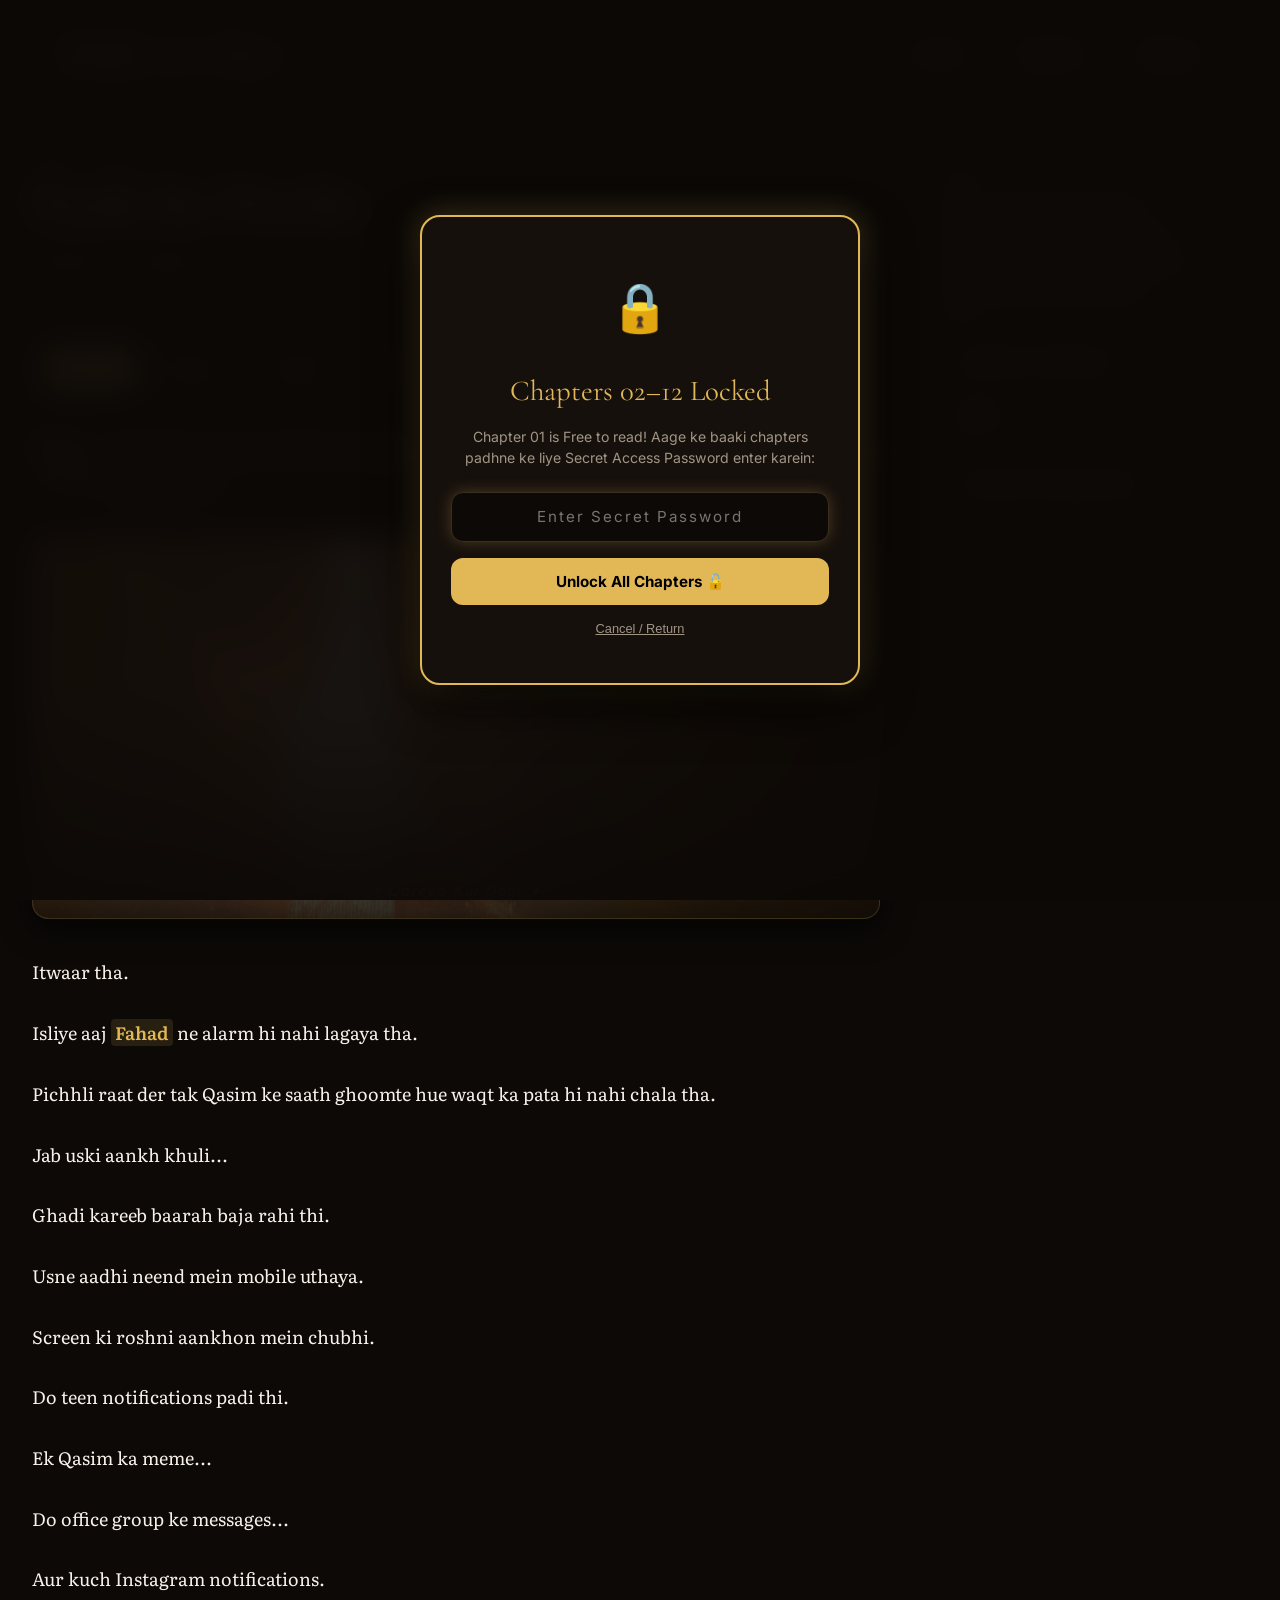
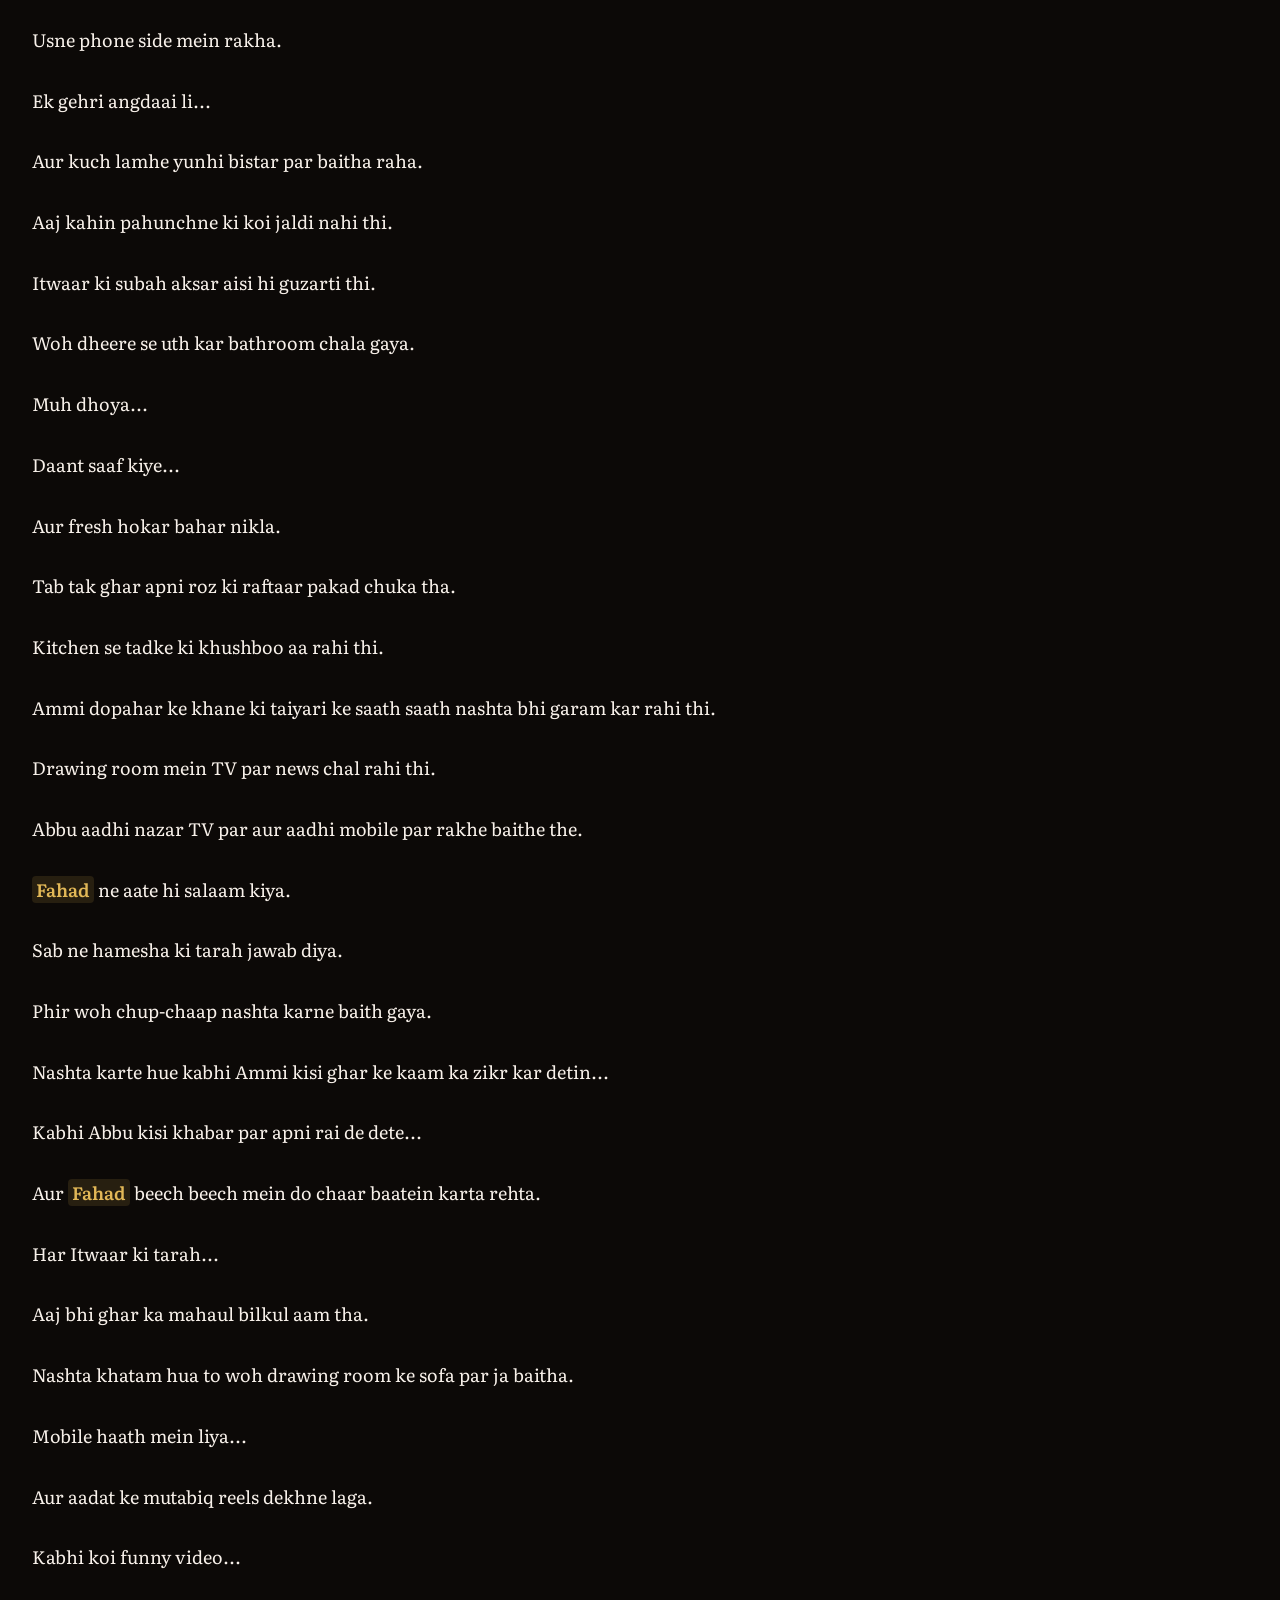
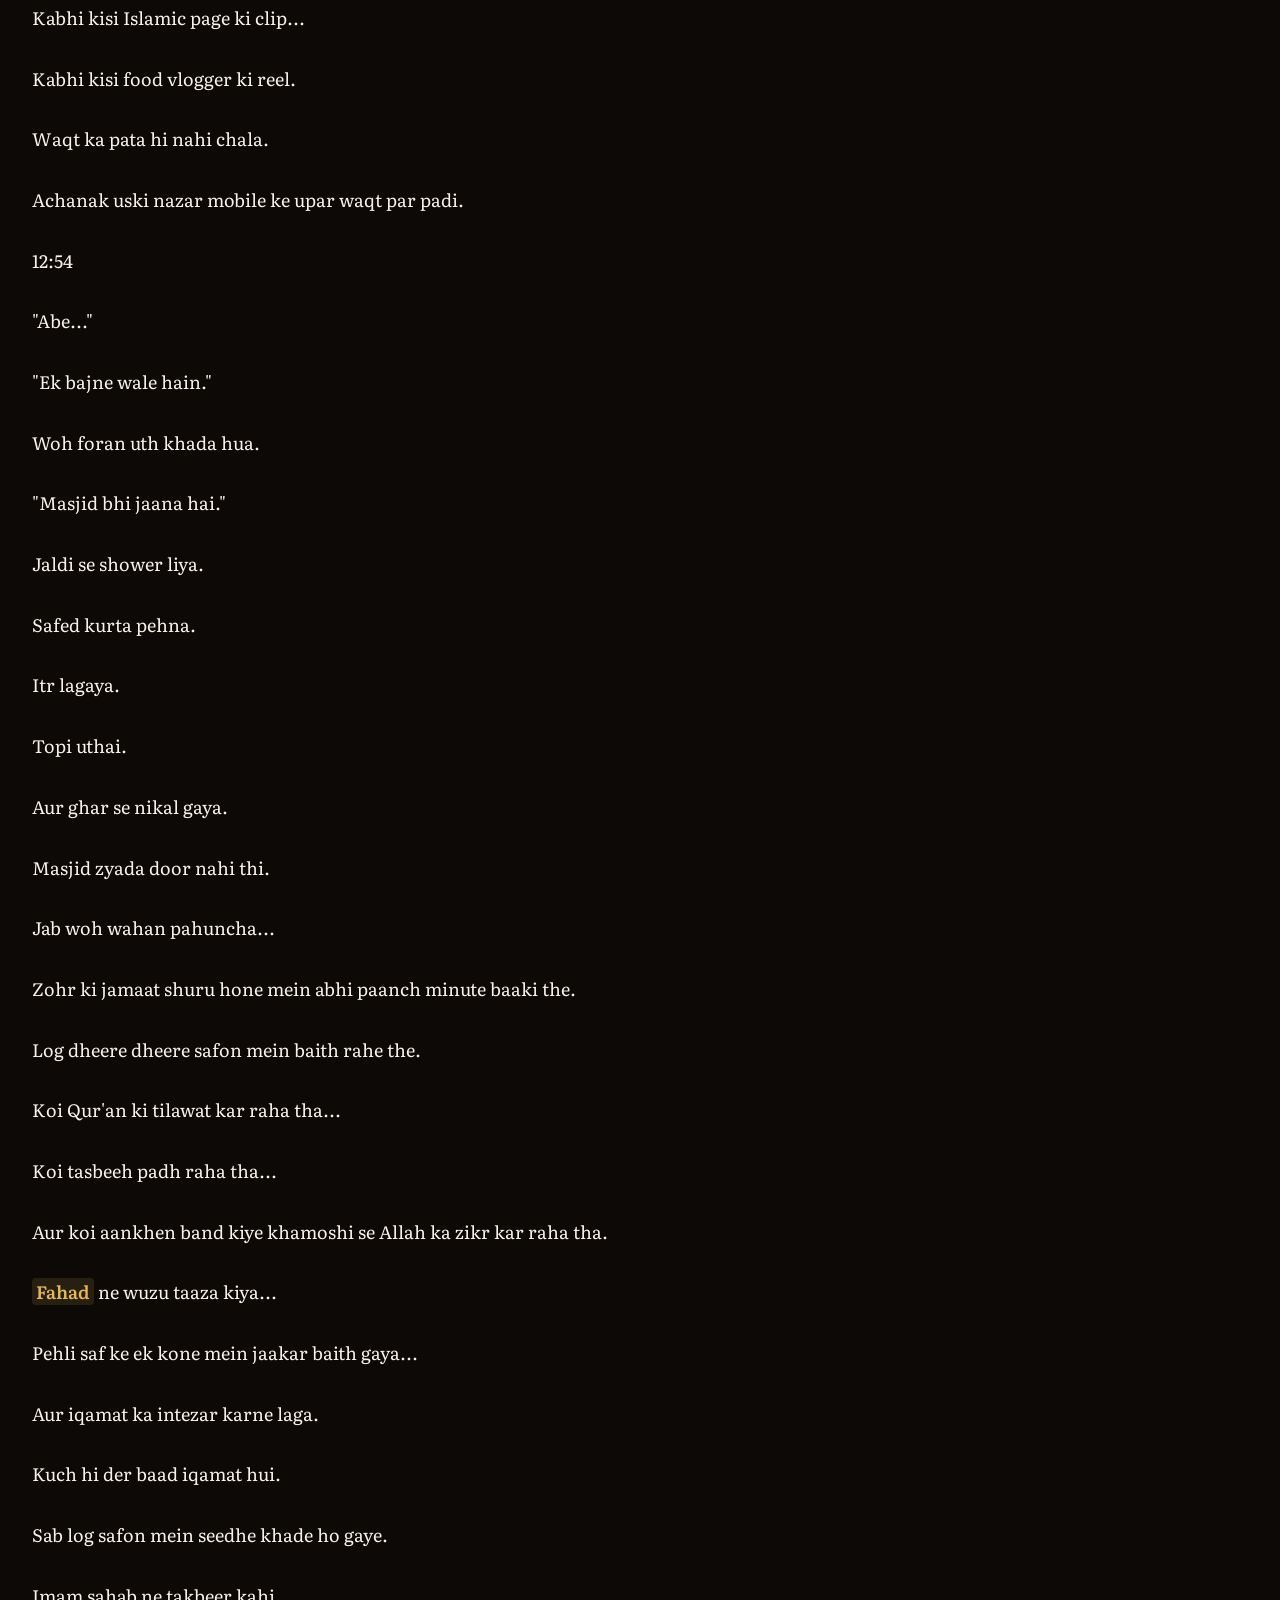
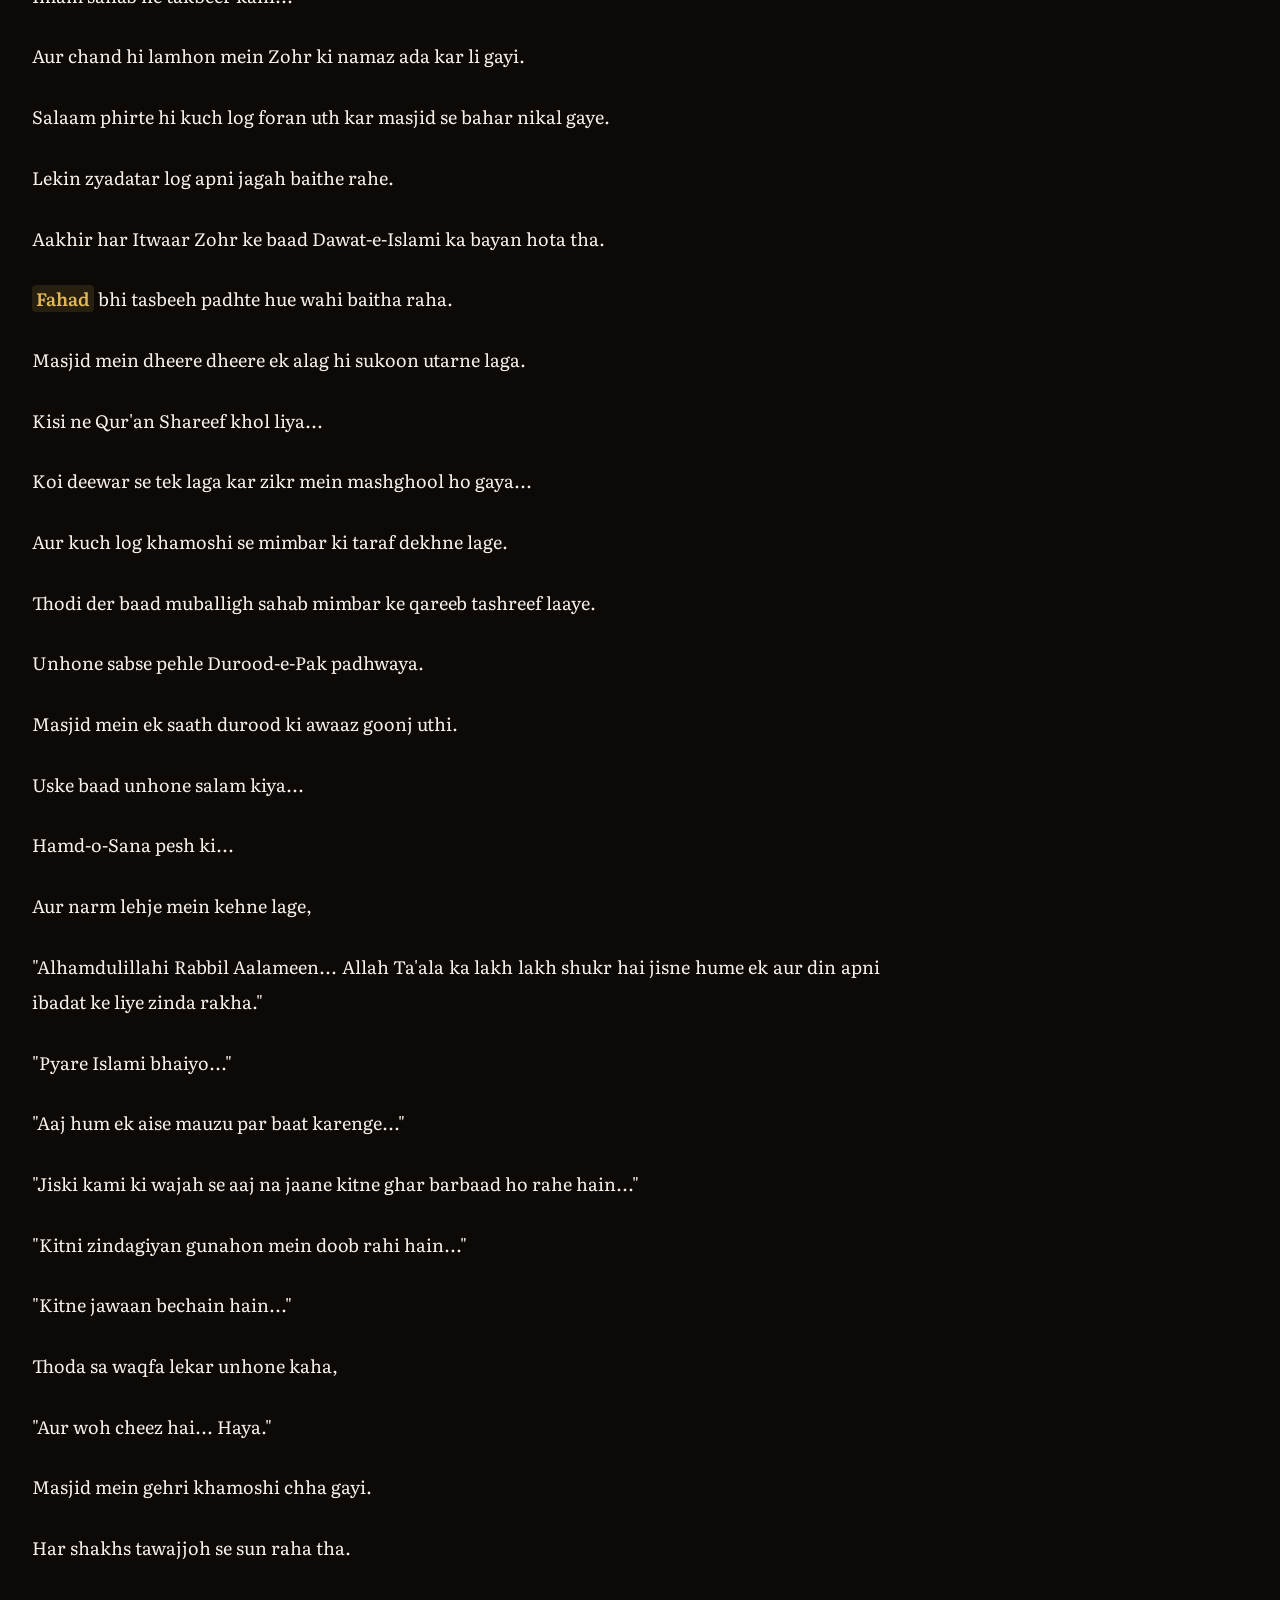
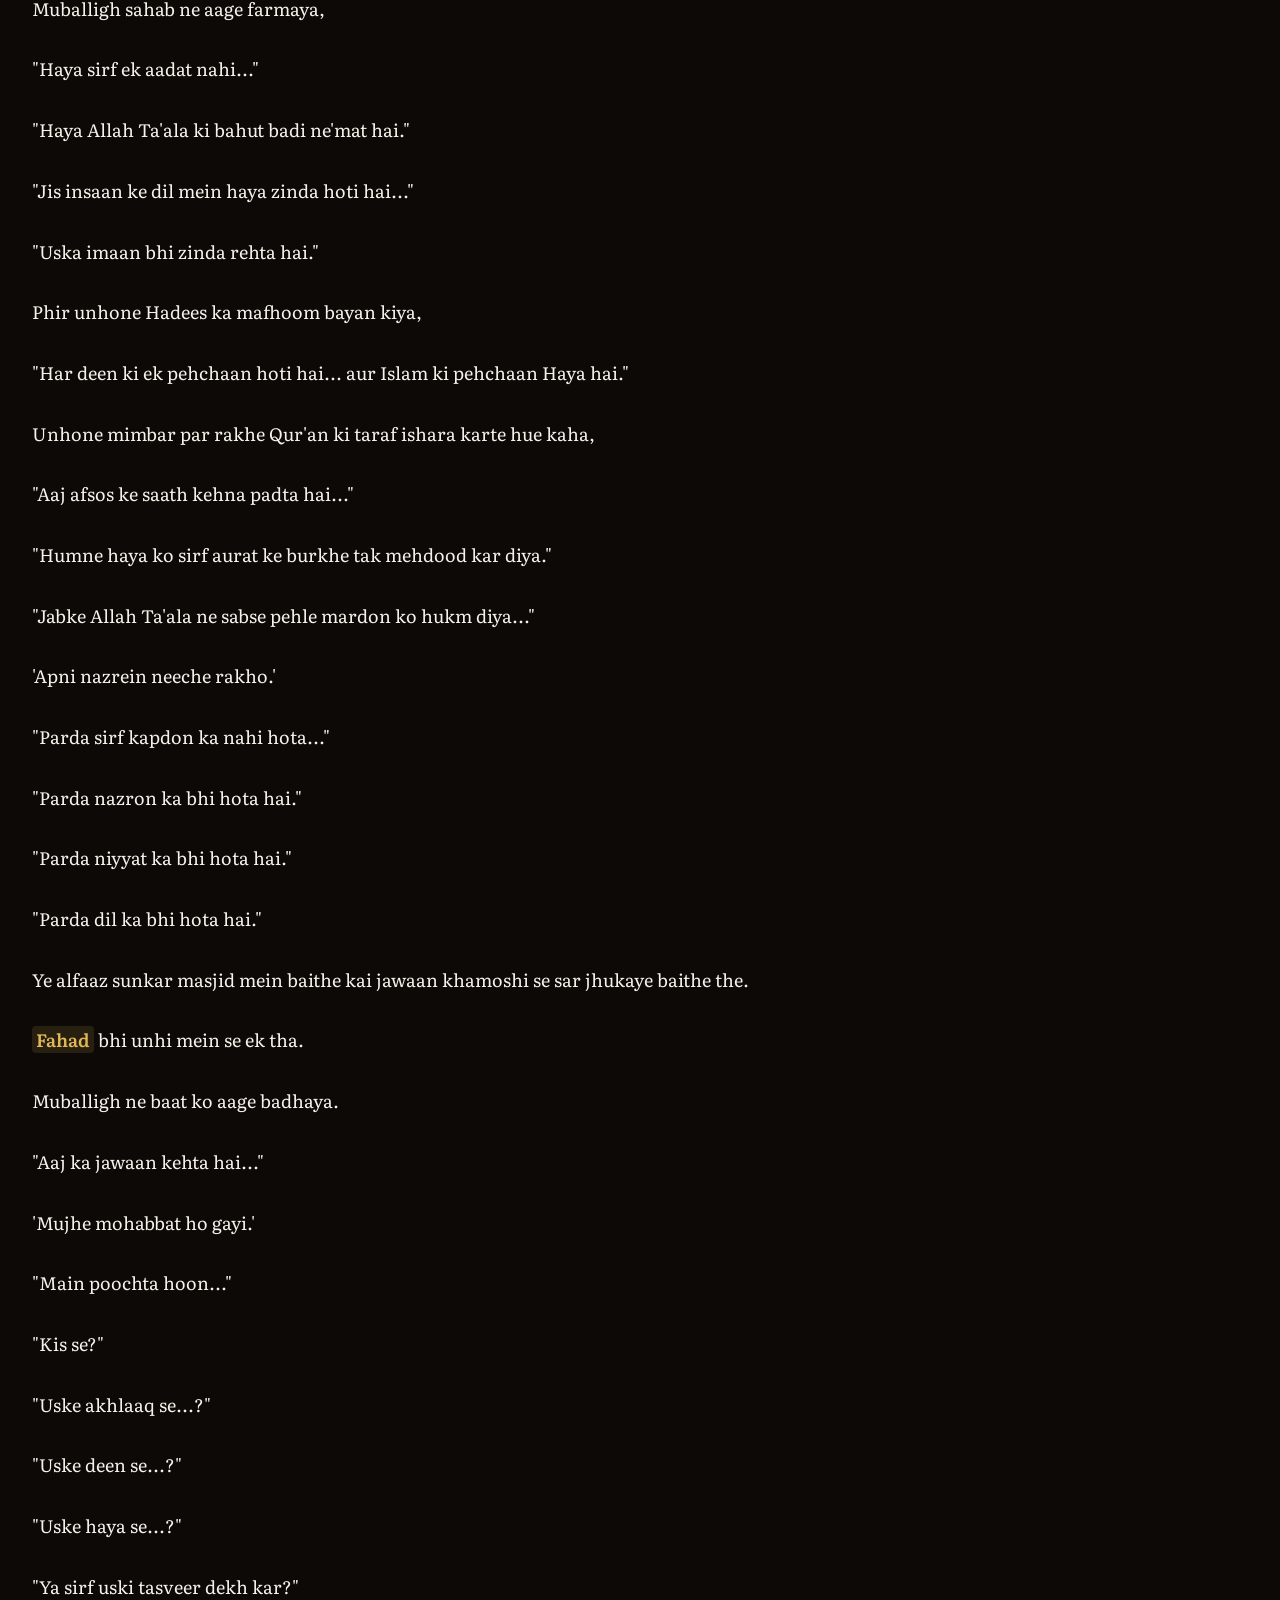
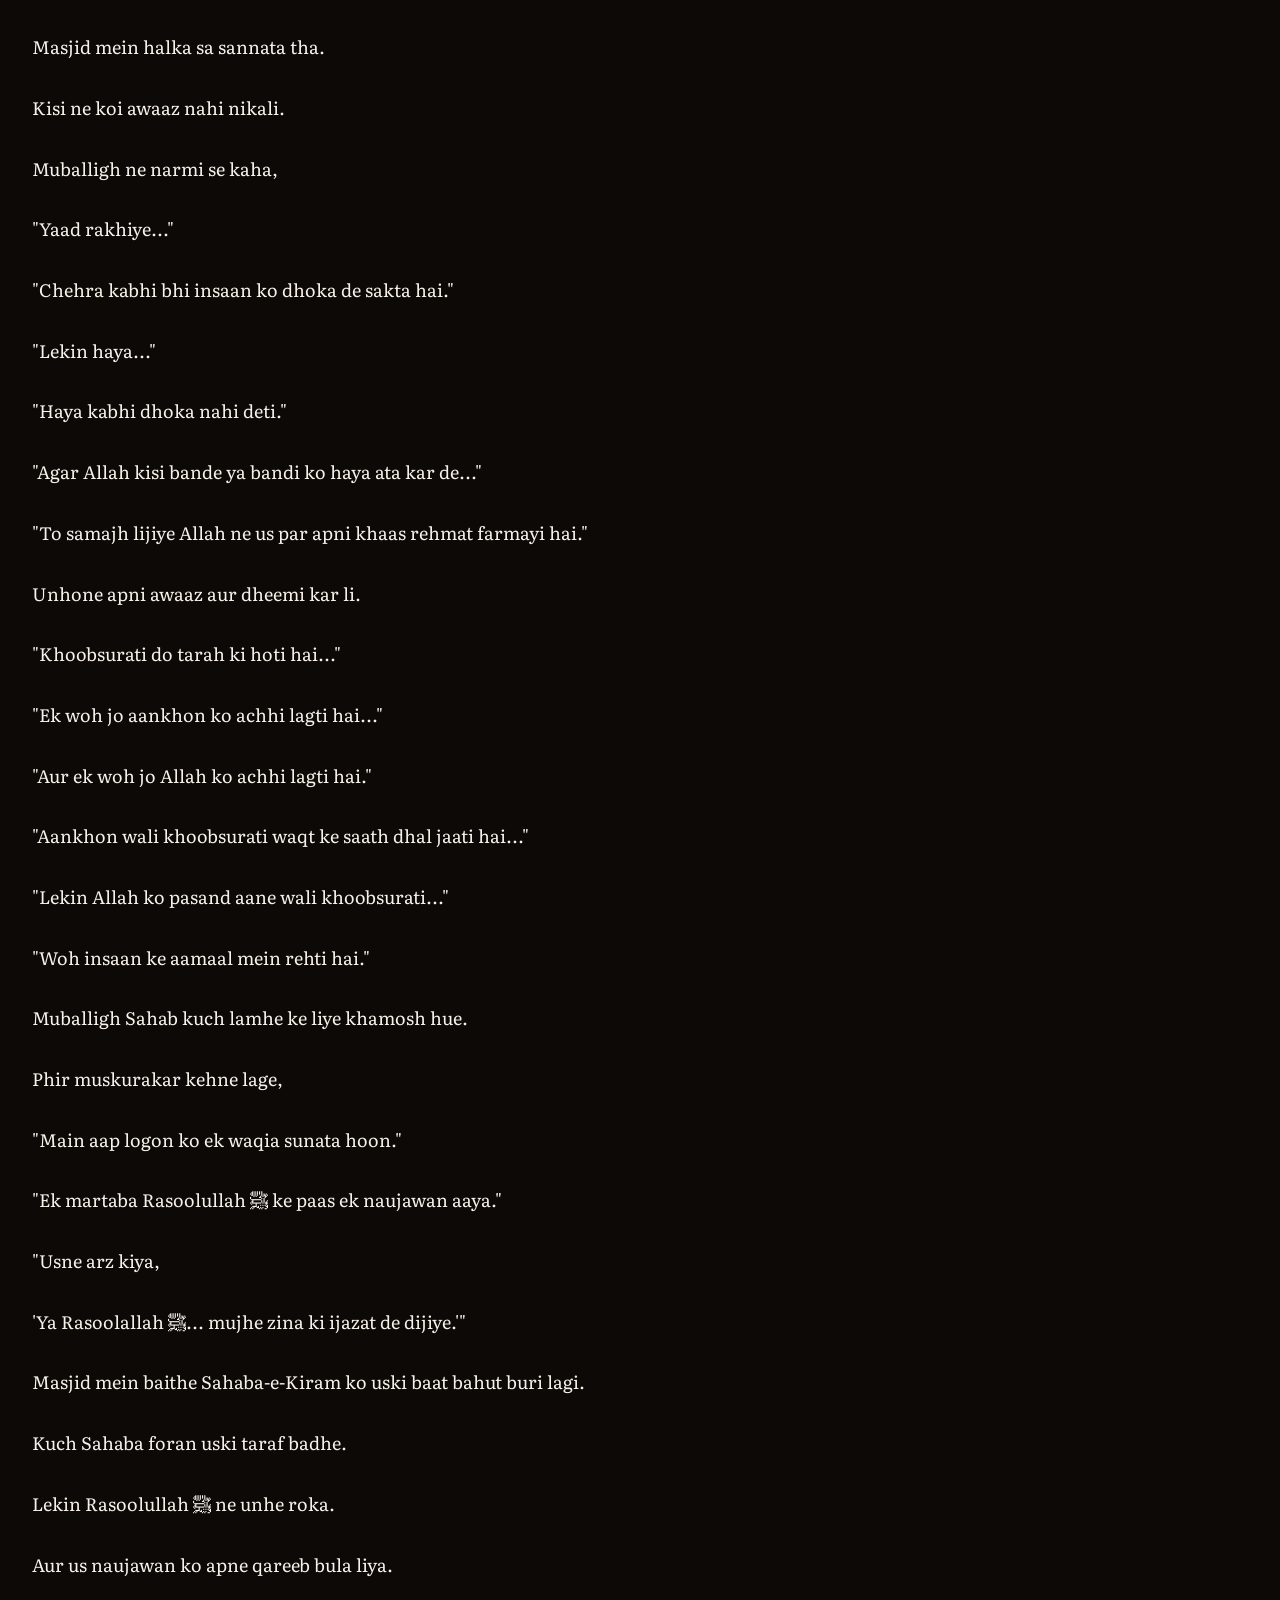
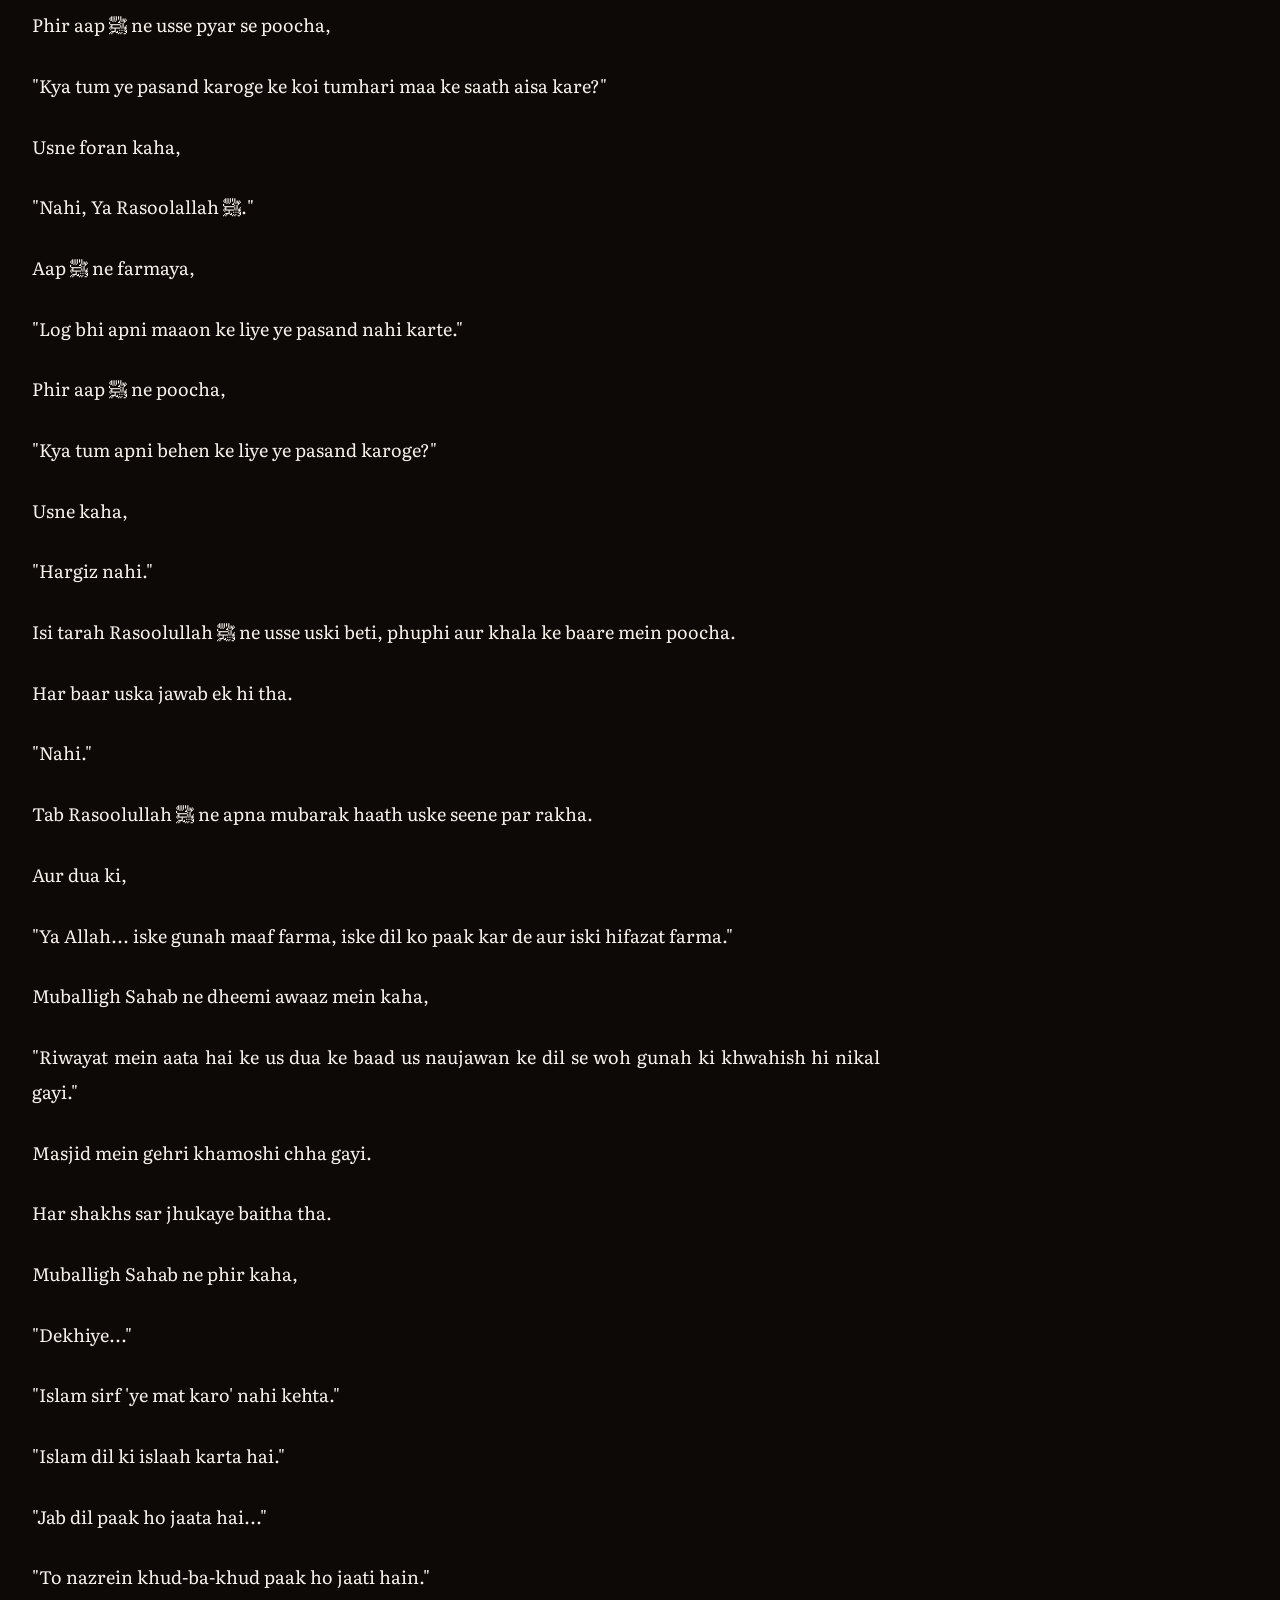
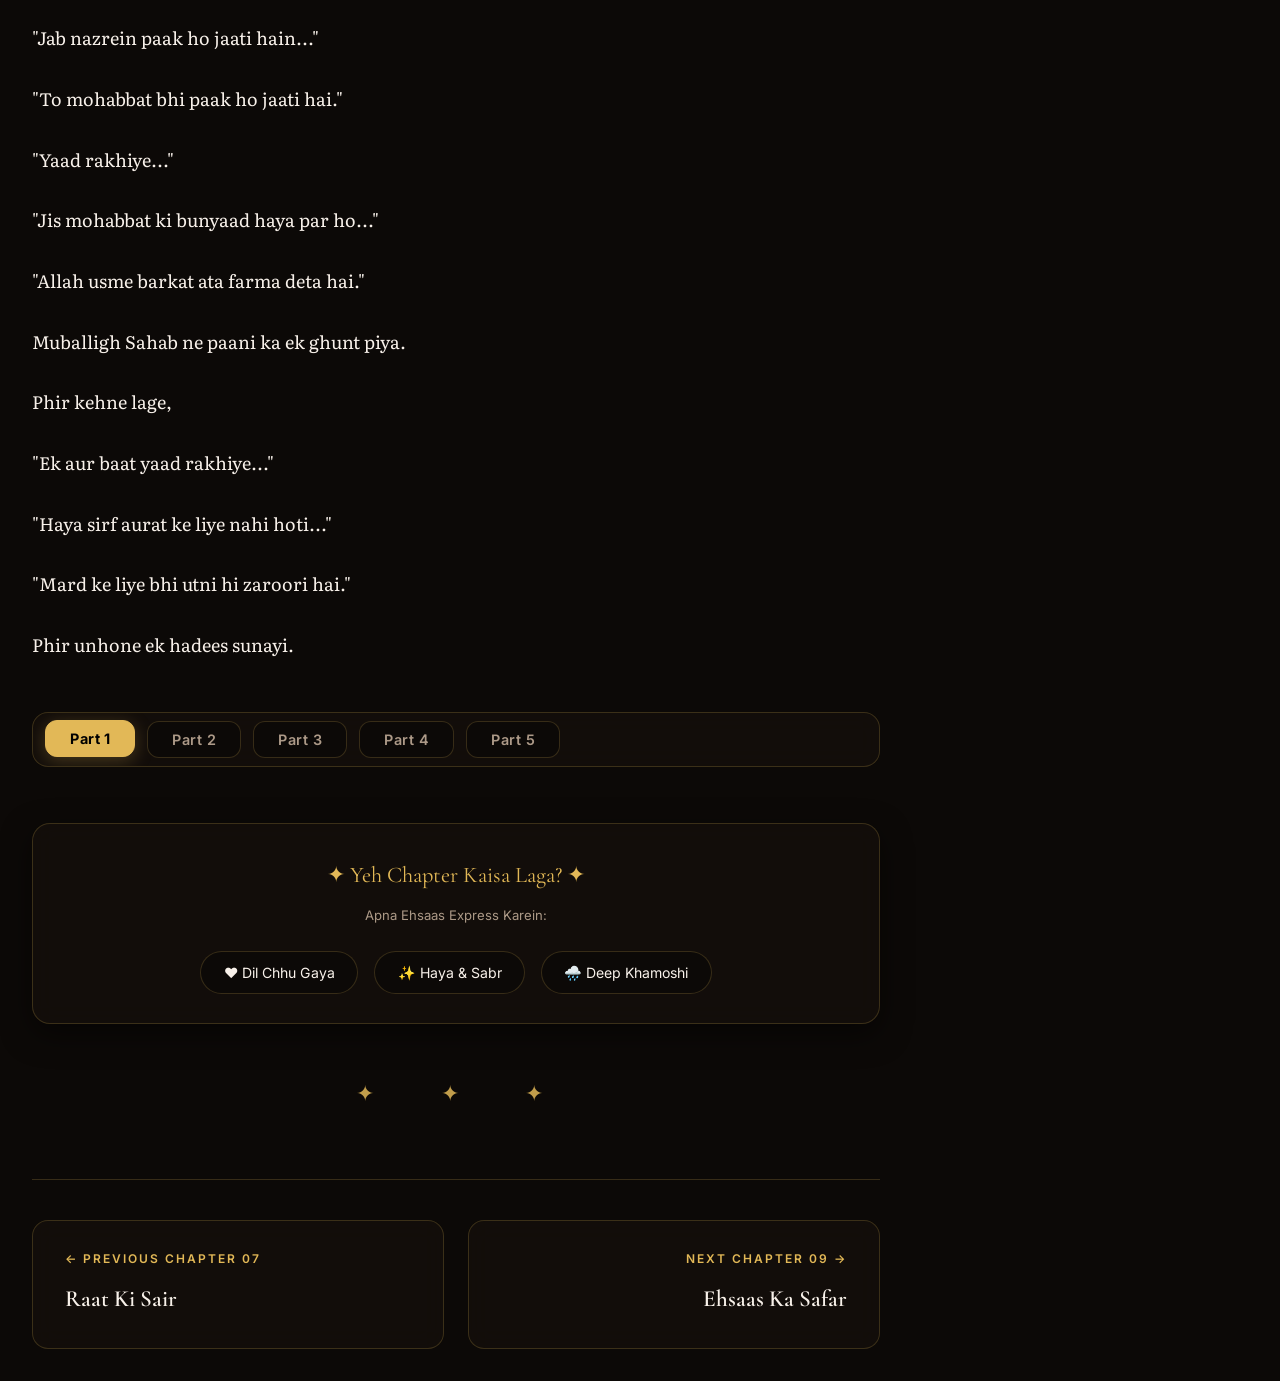
<file: chapter8.html>
<!DOCTYPE html>
<html lang="en">
<head>
    <meta charset="UTF-8">
    <meta name="viewport" content="width=device-width, initial-scale=1.0">
    <title>Chapter 08 — Parde Ke Peeche | Parda Aur Mijaz</title>
    
    <!-- OpenGraph & Social Media Tags -->
    <meta property="og:type" content="article">
    <meta property="og:title" content="Chapter 08: Parde Ke Peeche — Parda Aur Mijaz">
    <meta property="og:description" content="Read Chapter 08 (Parde Ke Peeche) of Parda Aur Mijaz by Mohammad. An Urdu novel of quiet grace and unspoken emotions.">
    <meta property="og:image" content="cover.jpg">
    <meta name="twitter:card" content="summary_large_image">

    <link rel="preconnect" href="https://fonts.googleapis.com">
    <link rel="preconnect" href="https://fonts.gstatic.com" crossorigin>
    <link href="https://fonts.googleapis.com/css2?family=Cormorant+Garamond:ital,wght@0,400;0,600;0,700;1,400;1,600&family=Inter:wght@300;400;500;600&family=Literata:ital,opsz,wght@0,7..72,400;0,7..72,600&family=Noto+Nastaliq+Urdu:wght@400;700&display=swap" rel="stylesheet">
    <link rel="stylesheet" href="chapter.css">
<script>
        (function() {
            var t = localStorage.getItem("selectedTheme") || localStorage.getItem("parda_theme") || "dark";
            var f = localStorage.getItem("selectedFont") || localStorage.getItem("parda_font") || "literata";
            var s = localStorage.getItem("selectedSize") || localStorage.getItem("parda_size") || "medium";
            document.documentElement.setAttribute("data-theme", t);
            document.documentElement.setAttribute("data-font", f);
            document.documentElement.setAttribute("data-size", s);
        })();
    </script>
</head>
<body>

    <!-- TOP READING PROGRESS BAR -->
    <div class="progress-container">
        <div class="progress-bar" id="progress-bar"></div>
    </div>

    <!-- SITE HEADER -->
    <header class="site-header">
        <a href="home.html" class="logo">Parda <span>Aur Mijaz</span></a>
        <div class="header-actions">
            <button class="header-button audio-toggle-btn" onclick="toggleAmbient('calm', this)" title="Soft Calming Music">Sound</button>
            <button class="header-button" id="openChapters">Chapters</button>
            <button class="header-button" id="openSettings">Settings</button>
        </div>
    </header>

    <!-- CHAPTER DRAWER (ALL 12 CHAPTERS) -->
    <div class="chapter-drawer" id="chapterDrawer">
        <div class="drawer-header">
            <h3>Chapters Index</h3>
            <button id="closeChapters">&times;</button>
        </div>
        <div class="drawer-content">
<a href="chapter1.html" class="chapter-link"><span>01</span> Ek Khwaab</a>
<a href="chapter2.html" class="chapter-link"><span>02</span> Dil Ki Tabdeeli</a>
<a href="chapter3.html" class="chapter-link"><span>03</span> Khud Se Jung</a>
<a href="chapter4.html" class="chapter-link"><span>04</span> Be-Khabar Lamhe</a>
<a href="chapter5.html" class="chapter-link"><span>05</span> Khamosh Saturday</a>
<a href="chapter6.html" class="chapter-link"><span>06</span> Ghar Ki Raah</a>
<a href="chapter7.html" class="chapter-link"><span>07</span> Raat Ki Sair</a>
<a href="chapter8.html" class="chapter-link active"><span>08</span> Parde Ke Peeche</a>
<a href="chapter9.html" class="chapter-link"><span>09</span> Ehsaas Ka Safar</a>
<a href="chapter10.html" class="chapter-link"><span>10</span> Dil Ke Sawalon Ka Aagaz</a>
<a href="chapter11.html" class="chapter-link"><span>11</span> Hadees Aur Mohobbat</a>
<a href="chapter12.html" class="chapter-link"><span>12</span> Khamosh Fasla</a>
        </div>
    </div>

    <!-- SETTINGS PANEL -->
    <div class="settings-panel" id="settingsPanel">
        <div class="settings-header">
            <h3>Reading Settings</h3>
            <button id="closeSettings">&times;</button>
        </div>
        
        <div class="setting-group">
            <label>Theme Style</label>
            <div class="theme-grid">
                <button onclick="applyTheme('dark')">Dark</button>
                <button onclick="applyTheme('oled')">OLED Black</button>
                <button onclick="applyTheme('cream')">Cream</button>
                <button onclick="applyTheme('midnight')">Midnight</button>
                <button onclick="applyTheme('emerald')">Emerald</button>
            </div>
        </div>

        <div class="setting-group">
            <label>Font Family</label>
            <button class="font-option" onclick="applyFont('literata')">Literata (Classic)</button>
            <button class="font-option" onclick="applyFont('inter')">Inter (Modern Sans)</button>
            <button class="font-option" onclick="applyFont('nastaliq')">Urdu Nastaliq</button>
        </div>

        <div class="setting-group">
            <label>Text Size</label>
            <div class="size-buttons">
                <button onclick="applySize('small')">Small</button>
                <button onclick="applySize('medium')">Medium</button>
                <button onclick="applySize('large')">Large</button>
            </div>
        </div>
    </div>

    <!-- OVERLAY -->
    <div class="settings-overlay" id="settingsOverlay"></div>

    <!-- MAIN CONTENT & SIDEBAR WRAPPER -->
    <div class="chapter-wrapper">
        <main class="chapter-main-content">
            <div class="chapter-header">
                <span class="chapter-badge">Chapter 08</span>
                <h1 class="chapter-title">Parde Ke Peeche</h1>
                <div class="chapter-meta">
                    <span id="read-time">Calculating...</span>
                    <span id="word-count">Calculating...</span>
                </div>
            </div>

            <!-- TOP PART SWITCHER TABS -->
<div class="part-tabs-container">
    <button class="part-tab active" onclick="switchPart(1)">Part 1</button><button class="part-tab" onclick="switchPart(2)">Part 2</button><button class="part-tab" onclick="switchPart(3)">Part 3</button><button class="part-tab" onclick="switchPart(4)">Part 4</button><button class="part-tab" onclick="switchPart(5)">Part 5</button>
</div>

            <!-- STORY BODY CONTENT -->
            <article class="story-body">
<div id="part-1" class="part-content active" style="display: block;">
<p class="drop-cap">"Kabhi kabhi poora din bilkul aam guzarta hai... aur wahi din ki raat insaan ki poori zindagi badal deti hai."</p>
<figure class="novel-emotion-card">
    <div class="novel-emotion-card-wrapper">
        <img src="super27.jpg" alt="✦ Qareeb Aur Door ✦" loading="lazy">
        <div class="novel-emotion-card-overlay"></div>
        <div class="novel-emotion-card-caption">✦ Qareeb Aur Door ✦</div>
    </div>
</figure>
<p>Itwaar tha.</p>
<p>Isliye aaj Fahad ne alarm hi nahi lagaya tha.</p>
<p>Pichhli raat der tak Qasim ke saath ghoomte hue waqt ka pata hi nahi chala tha.</p>
<p>Jab uski aankh khuli...</p>
<p>Ghadi kareeb baarah baja rahi thi.</p>
<p>Usne aadhi neend mein mobile uthaya.</p>
<p>Screen ki roshni aankhon mein chubhi.</p>
<p>Do teen notifications padi thi.</p>
<p>Ek Qasim ka meme...</p>
<p>Do office group ke messages...</p>
<p>Aur kuch Instagram notifications.</p>
<p>Usne phone side mein rakha.</p>
<p>Ek gehri angdaai li...</p>
<p>Aur kuch lamhe yunhi bistar par baitha raha.</p>
<p>Aaj kahin pahunchne ki koi jaldi nahi thi.</p>
<p>Itwaar ki subah aksar aisi hi guzarti thi.</p>
<p>Woh dheere se uth kar bathroom chala gaya.</p>
<p>Muh dhoya...</p>
<p>Daant saaf kiye...</p>
<p>Aur fresh hokar bahar nikla.</p>
<p>Tab tak ghar apni roz ki raftaar pakad chuka tha.</p>
<p>Kitchen se tadke ki khushboo aa rahi thi.</p>
<p>Ammi dopahar ke khane ki taiyari ke saath saath nashta bhi garam kar rahi thi.</p>
<p>Drawing room mein TV par news chal rahi thi.</p>
<p>Abbu aadhi nazar TV par aur aadhi mobile par rakhe baithe the.</p>
<p>Fahad ne aate hi salaam kiya.</p>
<p>Sab ne hamesha ki tarah jawab diya.</p>
<p>Phir woh chup-chaap nashta karne baith gaya.</p>
<p>Nashta karte hue kabhi Ammi kisi ghar ke kaam ka zikr kar detin...</p>
<p>Kabhi Abbu kisi khabar par apni rai de dete...</p>
<p>Aur Fahad beech beech mein do chaar baatein karta rehta.</p>
<p>Har Itwaar ki tarah...</p>
<p>Aaj bhi ghar ka mahaul bilkul aam tha.</p>
<p>Nashta khatam hua to woh drawing room ke sofa par ja baitha.</p>
<p>Mobile haath mein liya...</p>
<p>Aur aadat ke mutabiq reels dekhne laga.</p>
<p>Kabhi koi funny video...</p>
<p>Kabhi kisi Islamic page ki clip...</p>
<p>Kabhi kisi food vlogger ki reel.</p>
<p>Waqt ka pata hi nahi chala.</p>
<p>Achanak uski nazar mobile ke upar waqt par padi.</p>
<p>12:54</p>
<p>"Abe..."</p>
<p>"Ek bajne wale hain."</p>
<p>Woh foran uth khada hua.</p>
<p>"Masjid bhi jaana hai."</p>
<p>Jaldi se shower liya.</p>
<p>Safed kurta pehna.</p>
<p>Itr lagaya.</p>
<p>Topi uthai.</p>
<p>Aur ghar se nikal gaya.</p>
<p>Masjid zyada door nahi thi.</p>
<p>Jab woh wahan pahuncha...</p>
<p>Zohr ki jamaat shuru hone mein abhi paanch minute baaki the.</p>
<p>Log dheere dheere safon mein baith rahe the.</p>
<p>Koi Qur'an ki tilawat kar raha tha...</p>
<p>Koi tasbeeh padh raha tha...</p>
<p>Aur koi aankhen band kiye khamoshi se Allah ka zikr kar raha tha.</p>
<p>Fahad ne wuzu taaza kiya...</p>
<p>Pehli saf ke ek kone mein jaakar baith gaya...</p>
<p>Aur iqamat ka intezar karne laga.</p>
<p>Kuch hi der baad iqamat hui.</p>
<p>Sab log safon mein seedhe khade ho gaye.</p>
<p>Imam sahab ne takbeer kahi...</p>
<p>Aur chand hi lamhon mein Zohr ki namaz ada kar li gayi.</p>
<p>Salaam phirte hi kuch log foran uth kar masjid se bahar nikal gaye.</p>
<p>Lekin zyadatar log apni jagah baithe rahe.</p>
<p>Aakhir har Itwaar Zohr ke baad Dawat-e-Islami ka bayan hota tha.</p>
<p>Fahad bhi tasbeeh padhte hue wahi baitha raha.</p>
<p>Masjid mein dheere dheere ek alag hi sukoon utarne laga.</p>
<p>Kisi ne Qur'an Shareef khol liya...</p>
<p>Koi deewar se tek laga kar zikr mein mashghool ho gaya...</p>
<p>Aur kuch log khamoshi se mimbar ki taraf dekhne lage.</p>
<p>Thodi der baad muballigh sahab mimbar ke qareeb tashreef laaye.</p>
<p>Unhone sabse pehle Durood-e-Pak padhwaya.</p>
<p>Masjid mein ek saath durood ki awaaz goonj uthi.</p>
<p>Uske baad unhone salam kiya...</p>
<p>Hamd-o-Sana pesh ki...</p>
<p>Aur narm lehje mein kehne lage,</p>
<p>"Alhamdulillahi Rabbil Aalameen... Allah Ta'ala ka lakh lakh shukr hai jisne hume ek aur din apni ibadat ke liye zinda rakha."</p>
<p>"Pyare Islami bhaiyo..."</p>
<p>"Aaj hum ek aise mauzu par baat karenge..."</p>
<p>"Jiski kami ki wajah se aaj na jaane kitne ghar barbaad ho rahe hain..."</p>
<p>"Kitni zindagiyan gunahon mein doob rahi hain..."</p>
<p>"Kitne jawaan bechain hain..."</p>
<p>Thoda sa waqfa lekar unhone kaha,</p>
<p>"Aur woh cheez hai... Haya."</p>
<p>Masjid mein gehri khamoshi chha gayi.</p>
<p>Har shakhs tawajjoh se sun raha tha.</p>
<p>Muballigh sahab ne aage farmaya,</p>
<p>"Haya sirf ek aadat nahi..."</p>
<p>"Haya Allah Ta'ala ki bahut badi ne'mat hai."</p>
<p>"Jis insaan ke dil mein haya zinda hoti hai..."</p>
<p>"Uska imaan bhi zinda rehta hai."</p>
<p>Phir unhone Hadees ka mafhoom bayan kiya,</p>
<p>"Har deen ki ek pehchaan hoti hai... aur Islam ki pehchaan Haya hai."</p>
<p>Unhone mimbar par rakhe Qur'an ki taraf ishara karte hue kaha,</p>
<p>"Aaj afsos ke saath kehna padta hai..."</p>
<p>"Humne haya ko sirf aurat ke burkhe tak mehdood kar diya."</p>
<p>"Jabke Allah Ta'ala ne sabse pehle mardon ko hukm diya..."</p>
<p>'Apni nazrein neeche rakho.'</p>
<p>"Parda sirf kapdon ka nahi hota..."</p>
<p>"Parda nazron ka bhi hota hai."</p>
<p>"Parda niyyat ka bhi hota hai."</p>
<p>"Parda dil ka bhi hota hai."</p>
<p>Ye alfaaz sunkar masjid mein baithe kai jawaan khamoshi se sar jhukaye baithe the.</p>
<p>Fahad bhi unhi mein se ek tha.</p>
<p>Muballigh ne baat ko aage badhaya.</p>
<p>"Aaj ka jawaan kehta hai..."</p>
<p>'Mujhe mohabbat ho gayi.'</p>
<p>"Main poochta hoon..."</p>
<p>"Kis se?"</p>
<p>"Uske akhlaaq se...?"</p>
<p>"Uske deen se...?"</p>
<p>"Uske haya se...?"</p>
<p>"Ya sirf uski tasveer dekh kar?"</p>
<p>Masjid mein halka sa sannata tha.</p>
<p>Kisi ne koi awaaz nahi nikali.</p>
<p>Muballigh ne narmi se kaha,</p>
<p>"Yaad rakhiye..."</p>
<p>"Chehra kabhi bhi insaan ko dhoka de sakta hai."</p>
<p>"Lekin haya..."</p>
<p>"Haya kabhi dhoka nahi deti."</p>
<p>"Agar Allah kisi bande ya bandi ko haya ata kar de..."</p>
<p>"To samajh lijiye Allah ne us par apni khaas rehmat farmayi hai."</p>
<p>Unhone apni awaaz aur dheemi kar li.</p>
<p>"Khoobsurati do tarah ki hoti hai..."</p>
<p>"Ek woh jo aankhon ko achhi lagti hai..."</p>
<p>"Aur ek woh jo Allah ko achhi lagti hai."</p>
<p>"Aankhon wali khoobsurati waqt ke saath dhal jaati hai..."</p>
<p>"Lekin Allah ko pasand aane wali khoobsurati..."</p>
<p>"Woh insaan ke aamaal mein rehti hai."</p>
<p>Muballigh Sahab kuch lamhe ke liye khamosh hue.</p>
<p>Phir muskurakar kehne lage,</p>
<p>"Main aap logon ko ek waqia sunata hoon."</p>
<p>"Ek martaba Rasoolullah ﷺ ke paas ek naujawan aaya."</p>
<p>"Usne arz kiya,</p>
<p>'Ya Rasoolallah ﷺ... mujhe zina ki ijazat de dijiye.'"</p>
<p>Masjid mein baithe Sahaba-e-Kiram ko uski baat bahut buri lagi.</p>
<p>Kuch Sahaba foran uski taraf badhe.</p>
<p>Lekin Rasoolullah ﷺ ne unhe roka.</p>
<p>Aur us naujawan ko apne qareeb bula liya.</p>
<p>Phir aap ﷺ ne usse pyar se poocha,</p>
<p>"Kya tum ye pasand karoge ke koi tumhari maa ke saath aisa kare?"</p>
<p>Usne foran kaha,</p>
<p>"Nahi, Ya Rasoolallah ﷺ."</p>
<p>Aap ﷺ ne farmaya,</p>
<p>"Log bhi apni maaon ke liye ye pasand nahi karte."</p>
<p>Phir aap ﷺ ne poocha,</p>
<p>"Kya tum apni behen ke liye ye pasand karoge?"</p>
<p>Usne kaha,</p>
<p>"Hargiz nahi."</p>
<p>Isi tarah Rasoolullah ﷺ ne usse uski beti, phuphi aur khala ke baare mein poocha.</p>
<p>Har baar uska jawab ek hi tha.</p>
<p>"Nahi."</p>
<p>Tab Rasoolullah ﷺ ne apna mubarak haath uske seene par rakha.</p>
<p>Aur dua ki,</p>
<p>"Ya Allah... iske gunah maaf farma, iske dil ko paak kar de aur iski hifazat farma."</p>
<p>Muballigh Sahab ne dheemi awaaz mein kaha,</p>
<p>"Riwayat mein aata hai ke us dua ke baad us naujawan ke dil se woh gunah ki khwahish hi nikal gayi."</p>
<p>Masjid mein gehri khamoshi chha gayi.</p>
<p>Har shakhs sar jhukaye baitha tha.</p>
<p>Muballigh Sahab ne phir kaha,</p>
<p>"Dekhiye..."</p>
<p>"Islam sirf 'ye mat karo' nahi kehta."</p>
<p>"Islam dil ki islaah karta hai."</p>
<p>"Jab dil paak ho jaata hai..."</p>
<p>"To nazrein khud-ba-khud paak ho jaati hain."</p>
<p>"Jab nazrein paak ho jaati hain..."</p>
<p>"To mohabbat bhi paak ho jaati hai."</p>
<p>"Yaad rakhiye..."</p>
<p>"Jis mohabbat ki bunyaad haya par ho..."</p>
<p>"Allah usme barkat ata farma deta hai."</p>
<p>Muballigh Sahab ne paani ka ek ghunt piya.</p>
<p>Phir kehne lage,</p>
<p>"Ek aur baat yaad rakhiye..."</p>
<p>"Haya sirf aurat ke liye nahi hoti..."</p>
<p>"Mard ke liye bhi utni hi zaroori hai."</p>
<p>Phir unhone ek hadees sunayi.</p>

</div>

<div id="part-2" class="part-content" style="display: none;">
<p>"Rasoolullah ﷺ ne Hazrat Ali رضي الله عنه se farmaya,</p>
<figure class="novel-emotion-card">
    <div class="novel-emotion-card-wrapper">
        <img src="super28.jpg" alt="✦ Dil Ki Bechaini ✦" loading="lazy">
        <div class="novel-emotion-card-overlay"></div>
        <div class="novel-emotion-card-caption">✦ Dil Ki Bechaini ✦</div>
    </div>
</figure>
<p>'Ali...</p>
<p>Pehli nazar agar achanak pad jaaye to maaf hai...</p>
<p>Lekin doosri nazar mat daalna.</p>
<p>Kyunki pehli tumhare liye hai...</p>
<p>Aur doosri tumhare khilaaf hai.'"</p>
<p>Muballigh Sahab ne masjid mein baithe logon ki taraf dekha.</p>
<p>"Is hadees mein kitni badi hikmat chhupi hui hai."</p>
<p>"Insaan ka ikhtiyaar pehli nazar par nahi hota."</p>
<p>"Lekin doosri nazar uske apne ikhtiyaar mein hoti hai."</p>
<p>"Aur wahi doosri nazar...</p>
<p>Aksar dil mein fitne ka pehla darwaza khol deti hai."</p>
<p>Masjid mein gehri khamoshi thi.</p>
<p>Har shakhs tawajjoh se sun raha tha.</p>
<p>Muballigh Sahab ne apni awaaz aur narm kar li.</p>
<p>"Yaqeen maaniye..."</p>
<p>"Jo mard Allah ke liye apni nazar jhuka leta hai..."</p>
<p>"Allah uske dil mein aisi roshni paida kar deta hai..."</p>
<p>"Jo duniya ki kisi cheez se nahi mil sakti."</p>
<p>"Isliye agar kabhi kisi ki haya...</p>
<p>Kisi ka parda...</p>
<p>Ya kisi ki sharafat dekh kar dil mutaasir ho..."</p>
<p>"To us ehsaas ko gunah ki taraf mat le jaiye."</p>
<p>"Uske liye Allah se halal raasta maangiye."</p>
<p>"Kyunki paak dilon ko...</p>
<p>Paak tareeqe hi zeba dete hain."</p>
<p>Phir unhone Qur'an ki taraf ishara karte hue kaha,</p>
<p>"Allah Ta'ala ne sabse pehle mardon ko hukm diya:</p>
<p>'Momin mardon se keh dijiye ke woh apni nazrein neechi rakhein aur apni paakdamni ki hifazat karein.'</p>
<p>Uske baad hi aurton ke liye hukm nazil hua."</p>
<p>"Yaani islaah ki shuruaat mard se hoti hai."</p>
<p>"Jab mard apni nazar ki hifazat karega..."</p>
<p>"Tabhi muashra paak banega."</p>
<p>Masjid mein phir ek gehri khamoshi chha gayi.</p>
<p>Fahad ne beikhtiyaar apni nazrein aur jhuka li.</p>
<p>Us waqt usne shayad is baat par zyada ghour nahi kiya...</p>
<p>Lekin ye alfaaz...</p>
<p>Aaj raat uske dil mein dobara goonjne wale the.</p>
<p>Masjid mein kuch lamhon ke liye gehri khamoshi chha gayi.</p>
<p>Muballigh sahab ne paani ka ek ghunt piya.</p>
<p>Phir narm lehje mein kehne lage,</p>
<p>"Ek aur hadees ka mafhoom suniye..."</p>
<p>"Rasoolullah ﷺ ne irshad farmaya ke saat qism ke logon ko Qayamat ke din Allah Ta'ala apne Arsh ke saaye mein jagah ata farmayenge..."</p>
<p>"Unhi mein ek woh jawan bhi hai..."</p>
<p>"...jisne apni jawani Allah ki ibadat mein guzari."</p>
<p>Ye alfaaz sunte hi masjid ka mahaul aur pur-sukoon ho gaya.</p>
<p>Muballigh ne aage kaha,</p>
<p>"Sochiye..."</p>
<p>"Jawani woh umar hoti hai jahan insaan ke paas taqat bhi hoti hai..."</p>
<p>"Khwahishaat bhi hoti hain..."</p>
<p>"Duniya ke hazaar raste uske saamne khule hote hain."</p>
<p>"Lekin jo jawan in sab ke bawajood Allah ko chun leta hai..."</p>
<p>"Apni nazron ki hifazat karta hai..."</p>
<p>"Apne dil ki hifazat karta hai..."</p>
<p>"Apni zubaan ki hifazat karta hai..."</p>
<p>"Allah usse kabhi zaya nahi karta."</p>
<p>Unhone ek nazar poori masjid par daali.</p>
<p>"Kabhi ye mat sochna..."</p>
<p>"Ke gunah se bachne ka koi ajr nahi."</p>
<p>"Jis haram ko tum sirf Allah ke liye chhod dete ho..."</p>
<p>"Allah usse behtar cheez tumhare naseeb mein likh deta hai."</p>
<p>"Kab..."</p>
<p>"Kaise..."</p>
<p>"Kis surat mein..."</p>
<p>Ye sirf Allah jaanta hai.</p>
<p>Masjid mein baithe kai naujawan sar jhukaye baithe the.</p>
<p>Fahad bhi unhi mein se ek tha.</p>
<p>Har jumla woh tawajjoh se sun raha tha.</p>
<p>Muballigh ne aakhir mein kaha,</p>
<p>"Apni jawani ko aazmaish mat samjho..."</p>
<p>"Ise Allah ki amanat samjho."</p>
<p>"Ye chand saal agar Allah ki raza mein guzar gaye..."</p>
<p>"To baaqi zindagi bhi aasaan ho jayegi."</p>
<p>Unhone mic se thoda peeche hote hue kaha,</p>
<p>"Bas itni hi guzarish hai..."</p>
<p>"Apni namazon ki hifazat kijiye."</p>
<p>"Apni nazron ki hifazat kijiye."</p>
<p>"Aur apne dil ko har us cheez se bachaiye..."</p>
<p>"...jo Allah ko pasand nahi."</p>
<p>"Allah Ta'ala hum sab ko amal ki taufeeq ata farmaye."</p>
<p>"Aameen."</p>
<p>Poore masjid se ek saath awaaz uthi,</p>
<p>"Aameen."</p>
<p>Iske baad dua hui.</p>
<p>Har taraf uthe hue haath the.</p>
<p>Koi apni aulaad ke liye dua maang raha tha...</p>
<p>Koi rizq ke liye...</p>
<p>Koi sehat ke liye...</p>
<p>Aur koi sirf Allah ki maghfirat ke liye.</p>
<p>Fahad ne bhi dono haath uthaye.</p>
<p>Usne koi lambi dua nahi maangi.</p>
<p>Bas itna kaha,</p>
<p>"Ya Allah..."</p>
<p>"Mujhe hamesha seedhe raste par qayam rakh."</p>
<p>Dua ke baad log dheere dheere masjid se bahar nikalne lage.</p>
<p>Fahad bhi apni chappal pehen kar ghar ki taraf chal diya.</p>
<p>Uske zehan mein bayaan ke alfaaz abhi tak goonj rahe the...</p>
<p>Lekin use bilkul andaaza nahi tha...</p>
<p>Ke aaj ki raat...</p>
<p>Yehi alfaaz uske dil mein ek naya ehsaas paida karne wale the.</p>
<p>Masjid se bahar nikalte hi dhoop pehle se tez ho chuki thi.</p>
<p>Log apni apni raah pakad kar gharon ki taraf laut rahe the.</p>
<p>Kisi ko jaldi thi...</p>
<p>Koi raste mein hi kisi jaan-pehchaan wale se mil kar khada ho gaya.</p>
<p>Fahad ne bhi do teen buzurgon ko salaam kiya...</p>
<p>Aur aahista aahista ghar ki taraf chal diya.</p>
<p>Ghar pahunchte hi Ammi ne awaaz di,</p>
<p>"Haath muh dho lo..."</p>
<p>"Khana laga deti hoon."</p>
<p>Fahad ne kurta badla...</p>
<p>Haath muh dhoya...</p>
<p>Aur dastarkhwan par baith gaya.</p>
<p>Aaj khane mein daal, aloo gosht aur garam garam rotiyan thi.</p>
<p>Ghar ka khana...</p>
<p>Din bhar ki masroofiyat ke baad...</p>
<p>Hamesha alag hi sukoon deta tha.</p>
<p>Khana khate waqt Abbu ne bazaar ka zikr chhed diya.</p>
<p>"Shaam ko nikalna."</p>
<p>"Kitchen ka samaan bhi lana hai."</p>
<p>Ammi ne foran baat pakad li.</p>
<p>"Chai patti bhi khatam ho gayi hai."</p>
<p>"Aur cheeni bhi le aana."</p>
<p>"Theek hai."</p>
<p>Fahad ne sir hila diya.</p>
<p>Khana khatam karne ke baad usne paani piya...</p>
<p>Mobile uthaya...</p>
<p>Aur apne kamre mein chala gaya.</p>
<p>Socha tha thodi der phone chalaunga...</p>
<p>Phir uth jaunga.</p>
<p>Lekin jaise hi bistar par letkar mobile haath mein liya...</p>
<p>Pata hi nahi chala kab aankh lag gayi.</p>
<p>Jab uski aankh khuli...</p>
<p>Shaam dhalne lagi thi.</p>
<p>Khidki se naram dhoop kamre mein aa rahi thi.</p>
<p>Mobile uthaya.</p>
<p>5:10 PM</p>
<p>"Arre..."</p>
<p>Woh foran uth kar baith gaya.</p>
<p>Usne muh par paani mara hi tha...</p>
<p>Ke bahar se Qasim ki awaaz aayi,</p>
<p>"Oye Fahaaad...!"</p>
<p>"Nikal..."</p>
<p>Fahad bahar aaya to dekha...</p>
<p>Qasim apne Abbu ki nayi bike par baitha hua tha.</p>
<p>Usne bike ko dekhte hi poocha,</p>
<p>"Aaj bike?"</p>
<p>Qasim muskuraya.</p>
<p>"Abbu ki hai."</p>
<p>"Aaj le aaya."</p>
<p>Fahad ne hans kar kaha,</p>
<p>"Achha hua..."</p>
<p>"Meri wali ka petrol pipe phat gaya hai."</p>
<p>"Kal mechanic ke paas le jaunga."</p>
<p>Qasim ne jeb se chaabi nikali...</p>
<p>Aur uski taraf uchhal di.</p>
<p>"Tu hi chala."</p>
<p>Fahad ne bina kuch kahe chaabi pakad li.</p>
<p>Ye un dono ke beech ek purana rule tha.</p>
<p>Bike chahe kisi ki bhi ho...</p>
<p>Handle hamesha Fahad hi pakadta tha.</p>
<p>Qasim ko bike chalana seekhe abhi kuch hi mahine hue the.</p>
<p>Aur Fahad...</p>
<p>Lagbhag aath saal se bike chala raha tha.</p>
<p>Qasim khud bhi jaanta tha...</p>
<p>Ke is maamle mein uspar bharosa karna abhi thoda jaldi hoga.</p>
<p>Woh peeche baith gaya.</p>
<p>"Chal driver..."</p>
<p>Fahad hans diya.</p>
<p>"Zyada bol mat..."</p>
<p>"Gir gaya na to ghar tak paidal jayega."</p>
<p>Qasim zor se hans pada.</p>
<p>Aur bike dheere dheere D-Mart ki taraf badh gayi.</p>
<p>"Seedha D-Mart?"</p>
<p>Fahad ne bike start karte hue jawab diya,</p>
<p>"Haan... pehle rashan nipta lete hain. Maghrib se pehle wapas aa gaye to theek rahega."</p>
<p>Engine ki awaaz ke saath bike gali se nikal kar main road par aa gayi.</p>
<p>Itwaar ki shaam hone ki wajah se sadkon par aam dinon se zyada bheed thi.</p>
<p>Kahin families shopping ke liye nikli hui thi...</p>
<p>Kahin bachche cycle chala rahe the...</p>
<p>Aur har doosre signal par gaadiyon ki lambi line lagi hui thi.</p>

</div>

<div id="part-3" class="part-content" style="display: none;">
<p>Qasim peeche baitha idhar udhar dekh raha tha.</p>
<figure class="novel-emotion-card">
    <div class="novel-emotion-card-wrapper">
        <img src="super29.jpg" alt="✦ Rainy Night Lamp ✦" loading="lazy">
        <div class="novel-emotion-card-overlay"></div>
        <div class="novel-emotion-card-caption">✦ Rainy Night Lamp ✦</div>
    </div>
</figure>
<p>Kabhi kisi gaadi wale par comment karta...</p>
<p>Kabhi kisi ajeeb number plate ko padh kar hans padta.</p>
<p>Fahad hamesha ki tarah aaraam se bike chala raha tha.</p>
<p>Uske liye bike chalana sirf safar nahi...</p>
<p>Ek aadat thi.</p>
<p>Lagbhag aadhe ghante baad dono D-Mart ke parking mein pahunch gaye.</p>
<p>Bike park karke Fahad ne trolley uthayi.</p>
<p>Qasim ne aas paas nazar daalte hue kaha,</p>
<p>"Aaj to poora Mumbai yahin aa gaya lagta hai."</p>
<p>Fahad muskuraya.</p>
<p>"Itwaar hai...</p>
<p>Sabko aaj hi rashan yaad aata hai."</p>
<p>Dono andar dakhil ho gaye.</p>
<p>Thandi hawa ka jhonka lagte hi bahar ki garmi ka ehsaas khatam ho gaya.</p>
<p>Har taraf log hi log the.</p>
<p>Kisi ki trolley poori bhari hui thi...</p>
<p>Koi offers dekh raha tha...</p>
<p>Koi bachchon ko sambhal raha tha...</p>
<p>Aur koi sirf ghoom raha tha.</p>
<p>Fahad ne mobile nikala.</p>
<p>Ammi ki bheji hui list kholi.</p>
<p>"Chal..."</p>
<p>"Jo list mein hai woh pehle lete hain."</p>
<p>"Baad mein tera tourism karenge."</p>
<p>Qasim hans pada.</p>
<p>"Main to bas environment enjoy kar raha hoon."</p>
<p>Dono trolley lekar pehle grocery section ki taraf badh gaye.</p>
<p>Chawal...</p>
<p>Aata...</p>
<p>Daal...</p>
<p>Tel...</p>
<p>Masale...</p>
<p>Ek ek karke trolley bharne lagi.</p>
<p>Fahad list dekhta...</p>
<p>Samaan uthata...</p>
<p>Aur trolley mein rakhta jaata.</p>
<p>Qasim ka kaam bas trolley dhakelna tha.</p>
<p>Lekin usme bhi woh kabhi chips utha leta...</p>
<p>Kabhi chocolate...</p>
<p>Kabhi bina wajah koi naya product dekhne lagta.</p>
<p>Fahad har do minute baad usse tok deta.</p>
<p>"Abe..."</p>
<p>"List mein hai kya?"</p>
<p>Qasim packet wapas rakhte hue kehta,</p>
<p>"Nahi."</p>
<p>"Bas dekh raha tha."</p>
<p>Fahad sirf sar hila kar reh jaata.</p>
<p>Lagbhag ek ghante mein zaroorat ka aadha samaan trolley mein aa chuka tha.</p>
<p>Phir dono cleaning section...</p>
<p>Kitchen section...</p>
<p>Aur household items ki taraf badh gaye.</p>
<p>Beech beech mein Qasim apne ghar ke liye bhi samaan uthata ja raha tha.</p>
<p>Kabhi apni Ammi ko phone karke pooch leta,</p>
<p>"Ammi aur kuch chahiye?"</p>
<p>Udhar se jawab aata,</p>
<p>"Nahi... bas cheeni le aana."</p>
<p>Aur woh phir trolley mein cheeni ka packet rakh deta.</p>
<p>Shopping karte karte dono pehle floor par pahunch gaye.</p>
<p>Yahin bachchon ka section tha.</p>
<p>Har taraf rang birange toys sajae hue the.</p>
<p>Remote wali gaadiyan...</p>
<p>Soft toys...</p>
<p>Plastic ki guns...</p>
<p>Football...</p>
<p>Cricket bats...</p>
<p>Aur na jaane kya kya.</p>
<p>Qasim ne ek football uthai aur seedha Fahad ki taraf uchhal di.</p>
<p>Fahad ne bhi bina soche use catch kar liya.</p>
<p>"Abe D-Mart mein match khelega kya?"</p>
<p>Qasim hans pada.</p>
<p>"Bas dekh raha tha grip kaisi hai."</p>
<p>Do second baad dono waqai bachchon ki tarah ball ek doosre ki taraf uchhalne lage.</p>
<p>Kabhi chest pass...</p>
<p>Kabhi bounce pass...</p>
<p>Kabhi Qasim jaan bujhkar tez phek deta.</p>
<p>"Abe dheere..."</p>
<p>"Kisi ko lag gayi to security bahar nikal degi."</p>
<p>Qasim hans kar bola,</p>
<p>"Match jeetne ke liye risk lena padta hai."</p>
<p>Dono ki hansi sun kar paas se guzarta ek chhota bachcha bhi muskura diya.</p>
<p>Uski Ammi ne use haath pakad kar aage le gayi.</p>
<p>Fahad ne ball wapas uski jagah rakhi.</p>
<p>"Chal..."</p>
<p>"Kaafi bachpana ho gaya."</p>
<p>Qasim ne afsos se kaha,</p>
<p>"Yaar..."</p>
<p>"Bada hona bhi kitni bekaar cheez hai."</p>
<p>Dono hans diye.</p>
<p>Phir trolley uthai...</p>
<p>Aur dobara grocery section ki taraf badh gaye.</p>
<p>Abhi bhi list ka kaafi samaan baaki tha.</p>
<p>Ek shelf se doosri shelf tak ghoomte ghoomte waqt nikalta ja raha tha.</p>
<p>Itwaar hone ki wajah se D-Mart mein kaafi bheed thi.</p>
<p>Har taraf families apni apni trolley lekar shopping kar rahi thi.</p>
<p>Kahin bachche chocolates ke liye zid kar rahe the...</p>
<p>To kahin kisi shohar ko uski biwi baar baar keh rahi thi,</p>
<p>"Woh wala packet nahi... doosra wala uthao."</p>
<p>Isi bheed ke beech jab bhi koi naqab pehne hui ladki ya khatoon saamne se guzarti...</p>
<p>Qasim ki nazar beikhtiyaar us taraf chali jaati.</p>
<p>Phir dheere se Fahad ke paas aakar bola,</p>
<p>"Yaar..."</p>
<p>"Allah ne bhi kya cheez banayi hai."</p>
<p>"Naqab pehni hui ladkiyon mein alag hi sukoon hota hai."</p>
<p>Fahad trolley dhakka dete hue bas list dekh raha tha.</p>
<p>Usne koi khaas reaction nahi diya.</p>
<p>Qasim phir khud hi bolne laga,</p>
<p>"Soch..."</p>
<p>"Jannat mein bahattar hoorain mere aas paas ghoom rahi hongi."</p>
<p>Do second ruk kar usne hansi dabayi.</p>
<p>"Lekin kasam se..."</p>
<p>"Mujhe unse bhi koi matlab nahi."</p>
<p>"Main to bas apni biwi ka intezar karunga."</p>
<p>Fahad ne shelf se detergent uthate hue sirf itna kaha,</p>
<p>"Pehle shaadi to hone de."</p>
<p>Qasim zor se hans pada.</p>
<p>"Ho jayegi..."</p>
<p>"InshaAllah ek din meri bhi naqab wali aa hi jayegi."</p>
<p>Fahad ne uski taraf dekha aur muskuraya.</p>
<p>"Roz yahi bolta hai."</p>
<p>Qasim ne fakhr se kaha,</p>
<p>"Armaan bade hone chahiye."</p>
<p>Dono phir hans diye.</p>
<p>Baaton baaton mein woh list ka aakhri samaan bhi trolley mein rakh chuke the.</p>
<p>Jab Fahad ne mobile nikal kar waqt dekha...</p>
<p>To kareeb teen ghante guzar chuke the.</p>
<p>Usne trolley ka handle pakadte hue kaha,</p>
<p>"Bas..."</p>
<p>"Samaan poora ho gaya."</p>
<p>Qasim ne bhi apni trolley ki taraf dekha.</p>
<p>"Mere ghar ka bhi sab aa gaya."</p>
<p>Dono dheere dheere billing counter ki taraf badh gaye.</p>
<p>Dono apni apni trolley lekar billing counter ki line mein lag gaye.</p>
<p>Itwaar hone ki wajah se har counter par achhi khaasi bheed thi.</p>
<p>Kisi ki trolley poori bhari hui thi...</p>
<p>To koi sirf do chaar samaan lekar khada tha.</p>
<p>Kuch minute baad unki line aage badhi.</p>
<p>Counter par ek hijab pehni hui ladki baithi thi.</p>
<p>Uske haath bina ruke scanner chala rahe the.</p>
<p>Ek ek karke samaan scan karti...</p>
<p>Bill banati...</p>
<p>Paise leti...</p>
<p>Aur phir agle customer ki taraf mutawajjah ho jaati.</p>
<p>Uske chehre par na muskurahat thi...</p>
<p>Na udaasi.</p>
<p>Bas roz ki tarah apna kaam kar rahi thi.</p>
<p>Qasim ki nazar us par padi.</p>
<p>Phir dheere se Fahad ke kaan ke paas aakar bola,</p>
<p>"Yaar..."</p>
<p>"Kasam se..."</p>
<p>"Hijab mein alag hi noor hota hai."</p>
<p>Fahad ne trolley aage badhate hue sirf itna kaha,</p>
<p>"Hmm."</p>
<p>Qasim rukne walon mein se nahi tha.</p>
<p>"Soch..."</p>
<p>"Agar meri biwi bhi aisi hi nikli na..."</p>
<p>"To main roz D-Mart se shopping karunga."</p>
<p>Fahad ne uski taraf dekhe baghair jawab diya,</p>
<p>"Pehle nikah kar..."</p>
<p>"Phir membership banwa lena."</p>
<p>Qasim hans pada.</p>
<p>Counter par baithi ladki ab unka samaan scan kar rahi thi.</p>
<p>Beep...</p>
<p>Beep...</p>
<p>Beep...</p>
<p>Machine ki awaaz lagataar aa rahi thi.</p>
<p>Qasim use dekhte hue phir dheere se bola,</p>
<p>"Yaar..."</p>
<p>"Ye dekh kitni shareef lag rahi hai."</p>
<p>"Bas apna kaam kar rahi hai."</p>
<p>"Na idhar dekh rahi hai..."</p>
<p>"Na udhar."</p>
<p>Fahad ne bill ki screen par nazar rakhte hue kaha,</p>
<p>"Woh apna kaam kar rahi hai."</p>
<p>"Tu bhi usse apna kaam karne de."</p>
<p>Qasim ne hansi daba li.</p>
<p>"Theek hai..."</p>
<p>"Lekin dua kar..."</p>
<p>"Allah meri bhi naqab wali likh de."</p>
<p>Fahad ne is baar halka sa muskura kar bas itna kaha,</p>

</div>

<div id="part-4" class="part-content" style="display: none;">
<p>"Ameen."</p>
<figure class="novel-emotion-card">
    <div class="novel-emotion-card-wrapper">
        <img src="super30.jpg" alt="✦ Parchment & Candle ✦" loading="lazy">
        <div class="novel-emotion-card-overlay"></div>
        <div class="novel-emotion-card-caption">✦ Parchment & Candle ✦</div>
    </div>
</figure>
<p>Bill tayyar ho chuka tha.</p>
<p>Payment karne ke baad dono ne samaan trolley se uthakar bags mein jama kiya.</p>
<p>D-Mart ke automatic darwaze khule...</p>
<p>Aur dono shaam ki thandi hawa mein bahar nikal aaye.</p>
<p>Aasmaan par suraj ka aakhri rang bhi kab ka kho chuka tha.</p>
<p>Lekin shehar abhi bhi jaag raha tha.</p>
<p>Har taraf roshniyan hi roshniyan thi.</p>
<p>Dukaanon ke board chamak rahe the...</p>
<p>Road ke dono taraf gaadiyon ki headlights ek lambi lakeer banati ja rahi thi...</p>
<p>Aur hawa mein shaam ki woh alag hi raunaq thi jo sirf Itwaar ki raaton mein mehsoos hoti hai.</p>
<p>Fahad ne mobile nikaal kar waqt dekha.</p>
<p>Theek aath baj rahe the.</p>
<p>"Dekh..."</p>
<p>"Teen ghante pata hi nahi chale."</p>
<p>Qasim hans pada.</p>
<p>"D-Mart mein ghusne wala aadmi waqt dekhna bhool hi jaata hai."</p>
<p>Dono ne apna apna samaan bike par rakha.</p>
<p>Qasim hamesha ki tarah peeche baith gaya...</p>
<p>Aur Fahad ne bike start kar di.</p>
<p>Engine ki awaaz ke saath hi dono dheere dheere parking se bahar nikal aaye.</p>
<p>Raaste bhar Qasim kabhi shopping ki baatein karta...</p>
<p>Kabhi kisi cheez ka mazaak uda deta...</p>
<p>Aur Fahad bas muskurata hua bike chalata rehta.</p>
<p>Kareeb pandrah minute hi hue the...</p>
<p>Ke achanak hawa ke saath seekh kabab aur garam parathon ki khushboo dono tak pahunchi.</p>
<p>Qasim ne foran Fahad ke kandhe par haath maara.</p>
<p>"Abe... rok."</p>
<p>"Ye khushboo ignore karna gunaah hai."</p>
<p>Fahad hans pada.</p>
<p>"Mujhe pehle se pata tha..."</p>
<p>"Tu yahin rukwayega."</p>
<p>Aur usne bike dheere se road ke kinaare laga di.</p>
<p>Bike road ke kinaare ruk gayi.</p>
<p>Dukaan chhoti si thi...</p>
<p>Lekin bheed dekh kar hi samajh aa raha tha ke swaad zabardast hoga.</p>
<p>Angithiyon par seekhein dheere dheere sikk rahi thi.</p>
<p>Unse uthta dhuaan hawa ke saath poori gali mein phail raha tha.</p>
<p>Ek taraf garam garam parathe tave par sek rahe the...</p>
<p>Doosri taraf log apne order ka intezar kar rahe the.</p>
<p>Qasim ne bike se utarte hi kaha,</p>
<p>"Bhai..."</p>
<p>"Bas isi jagah ki khushboo rok leti hai."</p>
<p>Fahad muskura diya.</p>
<p>"Tu khushboo se kam..."</p>
<p>Khaane se zyada attract hota hai."</p>
<p>Dono counter ke paas jaakar khade ho gaye.</p>
<p>"Bhaiya..."</p>
<p>"Do seekh parathe."</p>
<p>Dukaan wale ne sir hila diya.</p>
<p>"Do minute."</p>
<p>Jab tak order tayyar ho raha tha...</p>
<p>Dono aas paas khade logon ko dekhte hue idhar udhar ki baatein karte rahe.</p>
<p>Kuch hi der baad...</p>
<p>Garam garam seekh parathe unke haath mein the.</p>
<p>Dono ne pehla niwala liya.</p>
<p>Qasim ne aankhen band kar li.</p>
<p>"SubhanAllah..."</p>
<p>"Ab lag raha hai Sunday complete hua."</p>
<p>Fahad hans pada.</p>
<p>"Abhi ghar jaakar khana bhi khana hai."</p>
<p>Qasim ne bina soche jawab diya,</p>
<p>"Woh alag hota hai."</p>
<p>"Ye alag hota hai."</p>
<p>Fahad sirf hans diya.</p>
<p>Dono ne aaram se parathe khatam kiye.</p>
<p>Thandi bottle se paani piya.</p>
<p>Haath dhoye.</p>
<p>Aur phir dobara bike par baith gaye.</p>
<p>Aur dono mohalla ki taraf nikal pade.</p>
<p>Raaste bhar kabhi shopping ki baat hoti...</p>
<p>Kabhi D-Mart wale bachpne ko yaad karke dono hans padte.</p>
<p>Kuch hi der baad...</p>
<p>Bike Fahad ke ghar ke bahar aa kar ruk gayi.</p>
<p>Dono neeche utare.</p>
<p>Bike par rakha samaan utarne lage.</p>
<p>Qasim ne do bade bags uthaye.</p>
<p>"Chal..."</p>
<p>"Ye main pakad leta hoon."</p>
<p>Fahad ne baaki samaan sambhala.</p>
<p>Dono saath saath ghar ke darwaze tak aa gaye.</p>
<p>Jaise hi Fahad ne darwaza khola...</p>
<p>Andar se hansi ki awaaz bahar tak aa rahi thi.</p>
<p>Usne muskurakar kaha,</p>
<p>"Lagta hai Baji aayi hui hain."</p>
<p>Qasim bhi halki si muskurahat ke saath bola,</p>
<p>"Haan..."</p>
<p>"Awaaz se to wahi lag raha hai."</p>
<p>Dono samaan andar rakh kar wapas bahar aaye.</p>
<p>Qasim ne bike par baithte hue kaha,</p>
<p>"Chal..."</p>
<p>"Main bhi nikalta hoon."</p>
<p>"Ammi intezar kar rahi hongi."</p>
<p>Fahad ne muskurakar jawab diya,</p>
<p>"Theek hai."</p>
<p>"Allah Hafiz."</p>
<p>"Allah Hafiz."</p>
<p>Qasim bike modkar apne ghar ki taraf nikal gaya.</p>
<p>Aur Fahad darwaza band karke ghar ke andar aa gaya.</p>
<p>Jaise hi Fahad ghar ke andar dakhil hua...</p>
<p>Drawing room se zor zor ki hansi ki awaazein aa rahi thi.</p>
<p>Usne muskurate hue joote utaare...</p>
<p>Aur samaan ek taraf rakh diya.</p>
<p>Andar gaya to waqai uski Baji sofa par baithi hui thi.</p>
<p>Unke paas Ammi baithi thi...</p>
<p>Aur dono kisi baat par hans rahi thi.</p>
<p>Fahad ko dekhte hi Baji boli,</p>
<p>"Assalamu Alaikum."</p>
<p>"Wa Alaikum Assalam."</p>
<p>Fahad ne muskurate hue jawab diya.</p>
<p>"Arre..."</p>
<p>"Aaj yaad aa gayi hamari?"</p>
<p>Baji hans padi.</p>
<p>"Tumhare liye nahi aayi."</p>
<p>"Ammi ke haath ka khana khane aayi hoon."</p>
<p>Fahad ne foran jawab diya,</p>
<p>"Achha hai..."</p>
<p>"Mujhe laga mere liye itni door se aayi ho."</p>
<p>Drawing room mein phir se hansi goonj uthi.</p>
<p>Ammi kitchen se awaaz lagate hue boli,</p>
<p>"Fahad..."</p>
<p>"Ye samaan idhar rakh de."</p>
<p>"Theek hai Ammi."</p>
<p>Fahad aur Baji milkar D-Mart ke saare bags kitchen mein rakh aaye.</p>
<p>Ammi ek ek samaan nikal kar dekhne lagi.</p>
<p>"Cheeni le aaye?"</p>
<p>"Haan."</p>
<p>"Chai patti?"</p>
<p>"Woh bhi hai."</p>
<p>"Daal?"</p>
<p>"Sab hai."</p>
<p>Ammi ne tasalli se sir hila diya.</p>
<p>"Theek hai..."</p>
<p>"Kuch bhoola nahi."</p>
<p>Fahad paani peene ke liye fridge ki taraf gaya.</p>
<p>Glass bhar kar ek hi saans mein aadha paani pee gaya.</p>
<p>Baji uski taraf dekh kar boli,</p>
<p>"Lagta hai kaafi ghoom kar aaye ho."</p>
<p>Fahad hans diya.</p>
<p>"D-Mart gaye the."</p>
<p>"Bas..."</p>
<p>"Samaan lene."</p>
<p>Baji muskura kar boli,</p>
<p>"'Bas' bol raha hai..."</p>
<p>"D-Mart jaane wala aadmi do ghante se pehle kabhi wapas aata hai kya?"</p>
<p>Fahad ne Qasim ko yaad karke hansi daba li.</p>
<p>"Hamare to poore teen ghante nikal gaye."</p>
<p>"Teen ghante?"</p>
<p>Baji ne hairani se poocha.</p>
<p>"Wahan kar kya rahe the?"</p>
<p>Fahad ne muskurate hue jawab diya,</p>
<p>"Samaan kam..."</p>
<p>"Bachpana zyada."</p>
<p>Ye sunte hi Ammi bhi hans padi.</p>
<p>"Lagta hai Qasim bhi saath tha."</p>
<p>Fahad ne sirf muskura kar sir hila diya.</p>
<p>Uske jawab ki zarurat hi nahi padi.</p>
<p>Ghar mein sab jaante the...</p>
<p>Jahan Qasim hoga...</p>
<p>Wahan koi na koi shararat zaroor hui hogi.</p>
<p>Tabhi choti behan beech me boli</p>
<p>"Bhai..."</p>
<p>"Mere liye kya laaye?"</p>
<p>Uske peeche peeche Baji bhi muskuraate hue boli,</p>
<p>"Haan..."</p>
<p>"Hamare liye bhi kuch hai ya sirf rashan hi lekar aaye ho?"</p>
<p>Fahad hans pada.</p>
<p>"Ruko zara..."</p>
<p>"Sabke liye hai."</p>
<p>Usne D-Mart ka ek chhota sa packet bag se nikala.</p>
<p>Bahar nikalte waqt jo caramel popcorn ka stall laga tha...</p>
<p>Wahin se usne do packets le liye the.</p>
<p>"Ye lo..."</p>
<p>"Ek tumhara."</p>
<p>"Ek Baji ka."</p>
<p>Chhoti behan ne packet haath mein aate hi foran khol diya.</p>
<p>"Bas..."</p>
<p>"Isi ka intezar tha."</p>
<p>Ek popcorn muh mein daalte hi boli,</p>
<p>"Wah..."</p>

</div>

<div id="part-5" class="part-content" style="display: none;">
<p>"Maza aa gaya."</p>
<figure class="novel-emotion-card">
    <div class="novel-emotion-card-wrapper">
        <img src="super31.jpg" alt="✦ Dua-e-Nikah ✦" loading="lazy">
        <div class="novel-emotion-card-overlay"></div>
        <div class="novel-emotion-card-caption">✦ Dua-e-Nikah ✦</div>
    </div>
</figure>
<p>Baji ne bhi packet kholte hue muskura kar kaha,</p>
<p>"Achha hua is baar humein yaad rakha."</p>
<p>Fahad ne mazaak mein kaha,</p>
<p>"Bas isi liye laya tha..."</p>
<p>"Warna ghar mein ghusne hi nahi deti tum dono."</p>
<p>Sab hans pade.</p>
<p>Popcorn khate khate baatein phir se shuru ho gayin.</p>
<p>Kabhi Baji apne sasural ke waqiaat sunaati...</p>
<p>Kabhi chhoti behan apne college ki baatein batati...</p>
<p>Kabhi Ammi beech mein kisi purani yaad ka zikr chhed deti.</p>
<p>Fahad zyada bol nahi raha tha.</p>
<p>Bas kabhi muskura deta...</p>
<p>Kabhi kisi baat par hans padta.</p>
<p>Pata hi nahi chala...</p>
<p>Kab ghadi ne gyarah baja diye.</p>
<p>Ammi ne kitchen se awaaz lagayi,</p>
<p>"Sab log aa jao..."</p>
<p>"Khana lag gaya hai."</p>
<p>Sab ek saath dastarkhwan par baith gaye.</p>
<p>Abbu...</p>
<p>Ammi...</p>
<p>Baji...</p>
<p>Chhoti behan...</p>
<p>Aur Fahad.</p>
<p>Khana khate hue bhi guftagu chalti rahi.</p>
<p>Kabhi Baji ke sasural ki baat...</p>
<p>Kabhi Abbu ki kisi purane dost ka zikr...</p>
<p>Kabhi chhoti behan ki shararatein.</p>
<p>Ye ghar ka woh waqt tha...</p>
<p>Jahan mobile se zyada ek doosre ki baatein suni jaati thi.</p>
<p>Dekhte hi dekhte...</p>
<p>Ghadi ne baarah baja diye.</p>
<p>Khana khatam hua.</p>
<p>Sab ne milkar dastarkhwan sameta.</p>
<p>Phir dheere dheere har koi apne apne kamre ki taraf chala gaya.</p>
<p>Fahad bhi apne kamre mein aa gaya.</p>
<p>Lekin uska sone ka abhi koi iraada nahi tha.</p>
<p>Woh bistar par tek laga kar baith gaya.</p>
<p>Mobile haath mein uthaya.</p>
<p>WhatsApp khola.</p>
<p>Aur seedha Qasim ki chat khol di.</p>
<p>Usne type kiya...</p>
<p>"Kahin tu apni baju wali se to nahi laga pada hai?"</p>
<p>Message bhejte hi uske chehre par halki si muskurahat aa gayi.</p>
<p>Use pata tha...</p>
<p>Qasim ye message padhkar zaroor koi ulta seedha jawab dega.</p>
<p>Reply ka intezar karte karte...</p>
<p>Usne Instagram khol liya.</p>
<p>Reels ek ke baad ek chalti rahi.</p>
<p>Kamre mein sirf mobile ki halki si roshni thi...</p>
<p>Aur bahar raat poori tarah khamosh ho chuki thi.</p>
<p>Thodi der baad...</p>
<p>Usne mobile side mein rakh diya.</p>
<p>Ghadi par nazar daali...</p>
<p>Tahajjud ka waqt ho chuka tha.</p>
<p>Woh aahista se bistar se utha...</p>
<p>Aur wuzu karne ke liye kamre se bahar nikal gaya.</p>
<p>Kamre mein wapas aakar Fahad ne darwaza aahista se band kar diya.</p>
<p>Mobile pehle hi side par rakh chuka tha.</p>
<p>Kamre ki light bujha di.</p>
<p>Sirf ek halki si roshni bahar se parde ke beech se andar aa rahi thi.</p>
<p>Usne almari ke paas rakha musallah uthaya...</p>
<p>Aur qibla rukh bicha diya.</p>
<p>Ek gehri saans li.</p>
<p>"Allahu Akbar..."</p>
<p>Raat ki khamoshi mein sirf Qur'an ki tilawat aur uski dheemi awaaz thi.</p>
<p>Ek rakat...</p>
<p>Do rakat...</p>
<p>Phir aur.</p>
<p>Aaj na jaane kyun...</p>
<p>Uska dil roz se zyada der tak sajde mein rukna chahta tha.</p>
<p>Namaz khatam hui to woh musalle par hi baitha raha.</p>
<p>Ungliyon mein tasbeeh chal rahi thi.</p>
<p>Zubaan par bas ek hi zikr tha.</p>
<p>"SubhanAllah..."</p>
<p>"Alhamdulillah..."</p>
<p>"Allahu Akbar..."</p>
<p>Kuch der baad uski nazar khaali kamre mein tik gayi.</p>
<p>Aur beikhtiyaar...</p>
<p>Aaj dopahar ka bayan uske zehan mein dobara goonj utha.</p>
<p>"Aaj log chehre dekh kar mutaasir ho jaate hain...</p>
<p>Lekin Allah taqwa dekhta hai."</p>
<p>Phir doosra jumla yaad aaya.</p>
<p>"Khoobsurati woh nahi jo aankhon ko achhi lage...</p>
<p>Khoobsurati woh hai jo Allah ko pasand aa jaaye."</p>
<p>Fahad ne dheere se aankhen band kar li.</p>
<p>Na jaane kyun...</p>
<p>Uske zehan mein ek hi shakhsiyat baar baar aa rahi thi.</p>
<p>Aamina.</p>
<p>Uska chehra...</p>
<p>Woh aaj tak nahi dekh paaya tha.</p>
<p>Usne kabhi dekhne ki koshish bhi nahi ki.</p>
<p>Hamesha hijab...</p>
<p>Aur uske upar naqab.</p>
<p>Bas aankhen bhi mushkil se nazar aati thi.</p>
<p>Phir bhi...</p>
<p>Na jaane kyun...</p>
<p>Aaj uska khayal dil se ja hi nahi raha tha.</p>
<p>Fahad ne khud se hi dheere se kaha,</p>
<p>"...Ye kaisa ehsaas hai?"</p>
<p>Usne sochna shuru kiya.</p>
<p>"Agar ye sirf chehre ki kashish hoti..."</p>
<p>"To shayad kab ki khatam ho jaati."</p>
<p>"Lekin maine to uska chehra kabhi dekha hi nahi."</p>
<p>Phir dil ke kisi kone se ek jawab aaya...</p>
<p>"Shayad..."</p>
<p>"Mujhe uske chehre se nahi..."</p>
<p>"Uske parde se mohabbat hone lagi hai."</p>
<p>"Woh jab saamne se guzarti hai..."</p>
<p>"To uski haya nazar aati hai."</p>
<p>"Uska adab nazar aata hai."</p>
<p>"Uski khamoshi nazar aati hai."</p>
<p>"Uska parda..."</p>
<p>"Uske chehre se zyada khoobsurat lagta hai."</p>
<p>Fahad ki aankhon se nazar musalle par jhuk gayi.</p>
<p>Uske honton par ek halki si muskurahat aa gayi.</p>
<p>Aur usi lamhe...</p>
<p>Usne pehli baar dil ki baat maan li.</p>
<p>"Haan..."</p>
<p>"Shayad..."</p>
<p>"Mujhe mohabbat ho gayi hai."</p>
<p>"Lekin ye mohabbat kisi chehre se nahi..."</p>
<p>"Ek parde se hui hai."</p>
<p>"Ek haya se hui hai."</p>
<p>"Ek aisi ladki se hui hai..."</p>
<p>"Jise maine aaj tak dekha hi nahi."</p>
<p>Raat aur gehri hoti gayi...</p>
<p>Aur Fahad musalle par baitha...</p>
<p>Apne Rab ke saamne apne dil ka naya raaz samajhne ki koshish karta raha.</p>
<p>Usne dono haath uthaye...</p>
<p>Magar dua maangne ke bajaye kuch der bas khamosh baitha raha.</p>
<p>Aisa lag raha tha...</p>
<p>Jaise dil mein bahut kuch hai...</p>
<p>Lekin alfaaz hi nahi mil rahe.</p>
<p>Usne aankhen band ki.</p>
<p>Aaj dopahar ka bayan ek ek lafz ke saath yaad aane laga.</p>
<p>"Khoobsurati woh nahi... jo aankhon ko pasand aa jaaye."</p>
<p>"Khoobsurati woh hai... jo Allah ko pasand ho."</p>
<p>Bas...</p>
<p>Yahin se uske dil mein ek ajeeb si kasak uthne lagi.</p>
<p>Usne apne aap se poocha,</p>
<p>"...Aakhir mujhe ho kya raha hai?"</p>
<p>Uski soch beikhtiyaar Aamina tak ja pahunchi.</p>
<p>Na uska chehra yaad tha...</p>
<p>Na uski muskurahat.</p>
<p>Yaad tha to bas...</p>
<p>Office ke corridor mein uska aahista aahista chalna.</p>
<p>Baat karte waqt uska nazrein jhuka lena.</p>
<p>Har roz ek hi andaaz mein salaam karna.</p>
<p>Aur woh naqab...</p>
<p>Jo kabhi uske chehre se hata hi nahi.</p>
<p>Fahad ne gehri saans li.</p>
<p>Uske honton par beikhtiyaar ek muskurahat aayi...</p>
<p>Jo agle hi lamhe aankhon ki nami mein badal gayi.</p>
<p>"...Ya Allah."</p>
<p>"Maine to uska chehra tak nahi dekha."</p>
<p>"Phir mera dil uske paas kaise pahunch gaya?"</p>
<p>Uski aankhon se ek aansu nikal kar musalle par gir gaya.</p>
<p>Usne foran apna chehra dono haathon mein chhupa liya.</p>
<p>Us lamhe use pehli baar ehsaas hua...</p>
<p>Ke woh kisi husn ka aseer nahi bana.</p>
<p>Uska dil kisi muskurahat par nahi aaya.</p>
<p>Uska dil us ehteram par aa gaya...</p>
<p>Jo us ladki ne apne Rab ke liye ikhtiyar kiya tha.</p>
<p>Us parde ne...</p>
<p>Jisne duniya ki nazron se uska chehra chhupa diya tha...</p>
<p>Na jaane kab Fahad ke dil ka darwaza khol diya.</p>
<p>Usne dheere se kaha,</p>
<p>"Ya Allah..."</p>
<p>"Agar ye sirf ek imtihaan hai..."</p>
<p>"To mujhe isme kamyaab kar."</p>
<p>"Aur agar ye mere naseeb ki kahani ka pehla safha hai..."</p>
<p>"To iski hifazat Tu khud farma."</p>
<p>Us raat...</p>
<p>Fahad ko pehli baar samajh aaya...</p>
<p>Mohabbat har baar aankhon se shuru nahi hoti.</p>
<p>Kabhi kabhi...</p>
<p>Ek insaan ki Allah se wafadari...</p>
<p>Kisi doosre ke dil ko uska aseer bana deti hai.</p>

</div>
            </article>

            <!-- BOTTOM PART SWITCHER TABS -->
<div class="part-tabs-container bottom-part-tabs">
    <button class="part-tab active" onclick="switchPart(1)">Part 1</button><button class="part-tab" onclick="switchPart(2)">Part 2</button><button class="part-tab" onclick="switchPart(3)">Part 3</button><button class="part-tab" onclick="switchPart(4)">Part 4</button><button class="part-tab" onclick="switchPart(5)">Part 5</button>
</div>

            <!-- CHAPTER BOTTOM NAVIGATION -->
            <div class="chapter-reactions-widget">
    <div class="reaction-title">✦ Yeh Chapter Kaisa Laga? ✦</div>
    <div class="reaction-subtitle">Apna Ehsaas Express Karein:</div>
    <div class="reaction-btn-group">
        <button class="reaction-btn" onclick="reactToChapter('dil', this)">❤️ Dil Chhu Gaya</button>
        <button class="reaction-btn" onclick="reactToChapter('haya', this)">✨ Haya & Sabr</button>
        <button class="reaction-btn" onclick="reactToChapter('khamoshi', this)">🌧️ Deep Khamoshi</button>
    </div>
</div>
            <div class="scene-break">✦ &nbsp; ✦ &nbsp; ✦</div>
            <nav class="chapter-nav-footer">
<a href="chapter7.html" class="chapter-nav-card prev">
    <small>&larr; Previous Chapter 07</small>
    <strong>Raat Ki Sair</strong>
</a>
<a href="chapter9.html" class="chapter-nav-card next">
    <small>Next Chapter 09 &rarr;</small>
    <strong>Ehsaas Ka Safar</strong>
</a>
            </nav>
        </main>

        <aside class="chapter-sidebar">
            <div class="sticky-sidebar-card">
                <div class="sidebar-quote-box">
                    "Har kehani parde ke peeche se shuru hoti hai... Har khamoshi ke peeche ek gehra mizaj hota hai."
                </div>

                <div>
                    <div class="sidebar-widget-title">Reading Progress</div>
                    <div style="font-size: 2rem; font-family:'Cormorant Garamond', serif; color: var(--accent-gold);" id="sidebar-scroll-percent">0%</div>
                </div>

                <div>
                    <div class="sidebar-widget-title">Character Mentions</div>
                    <div class="stats-grid">
                        <div class="stat-box">
                            <span class="stat-num" id="fahad-mentions">0</span>
                            <span class="stat-lbl">Fahad</span>
                        </div>
                        <div class="stat-box">
                            <span class="stat-num" id="aamina-mentions">0</span>
                            <span class="stat-lbl">Aamina</span>
                        </div>
                    </div>
                </div>

                <button id="backToTopBtn" class="back-to-top-btn" onclick="scrollToTop()">&uarr; Top</button>
            </div>
        </aside>
    </div>

    <script src="chapter.js"></script>
    <script>
        localStorage.setItem("last_read_chapter", "chapter8.html");
        localStorage.setItem("last_read_title", "Chapter 08 — Parde Ke Peeche");
    </script>
</body>
</html>
</file>
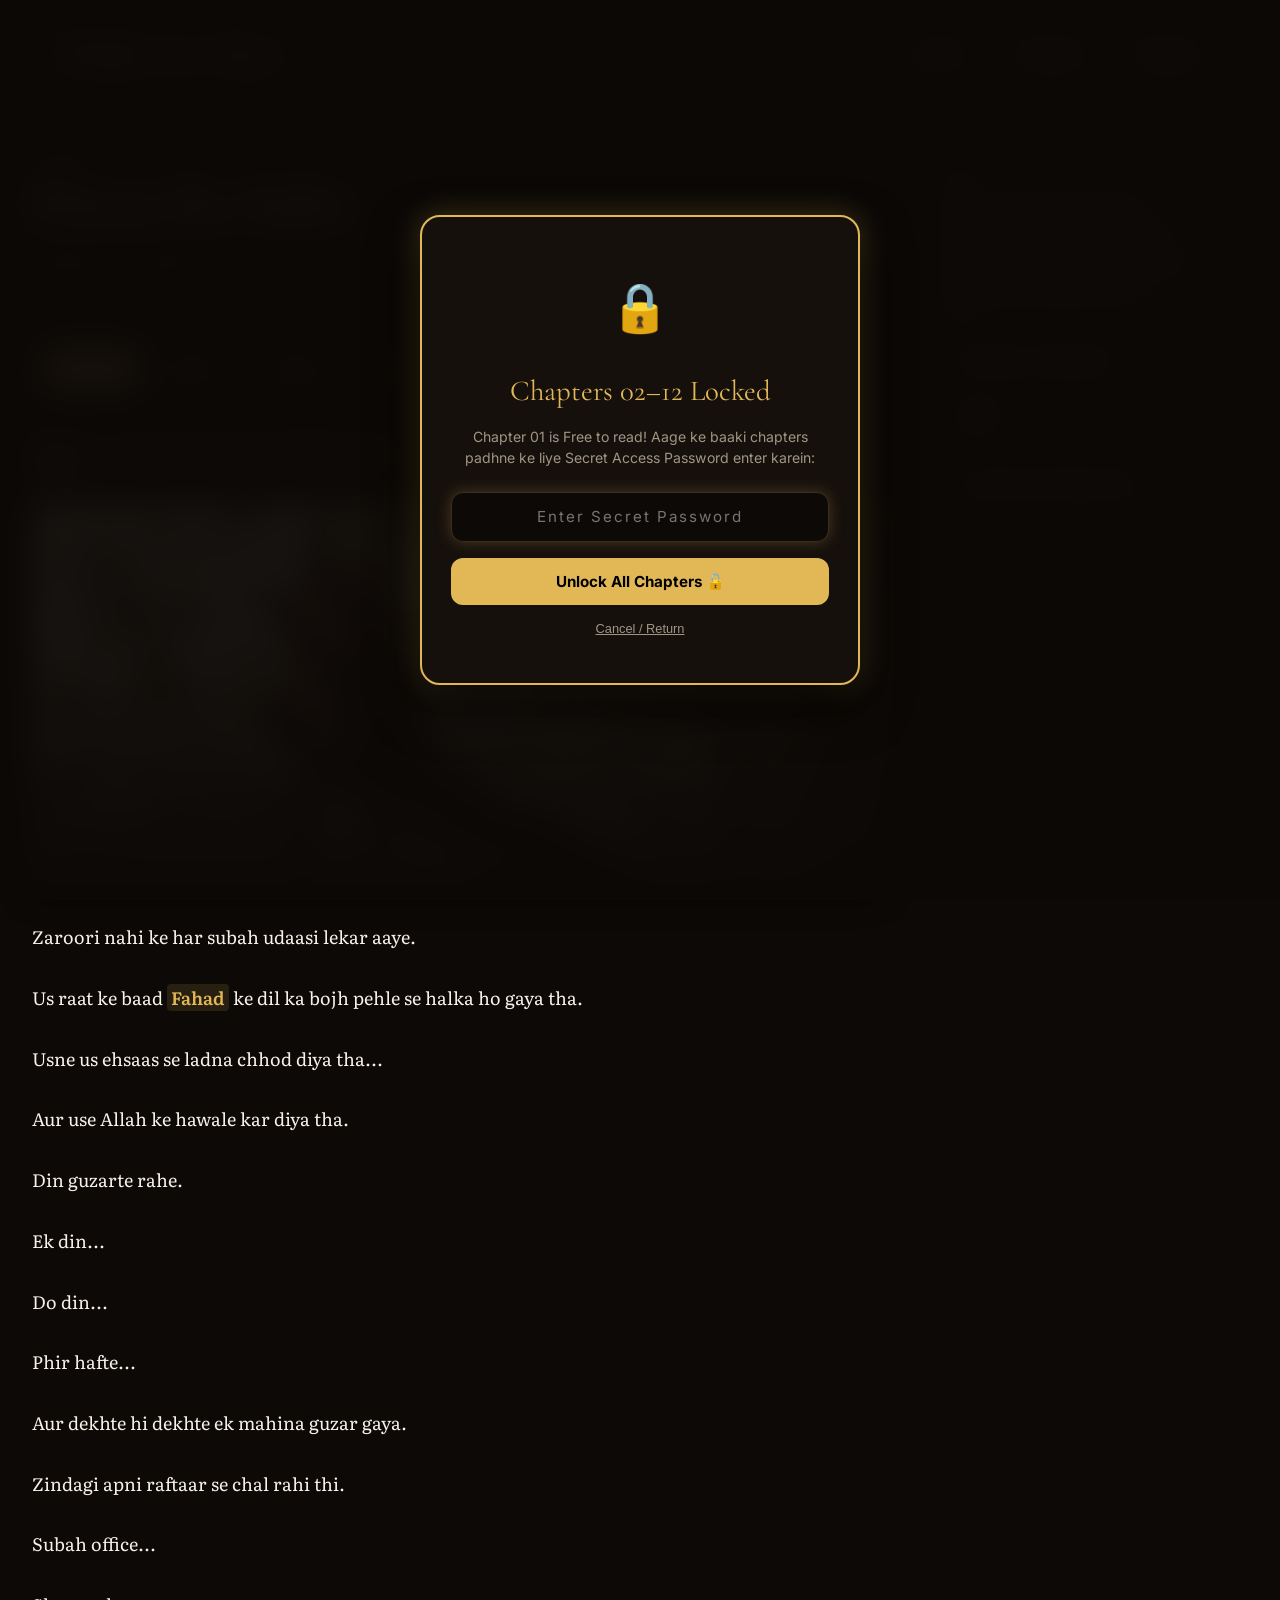
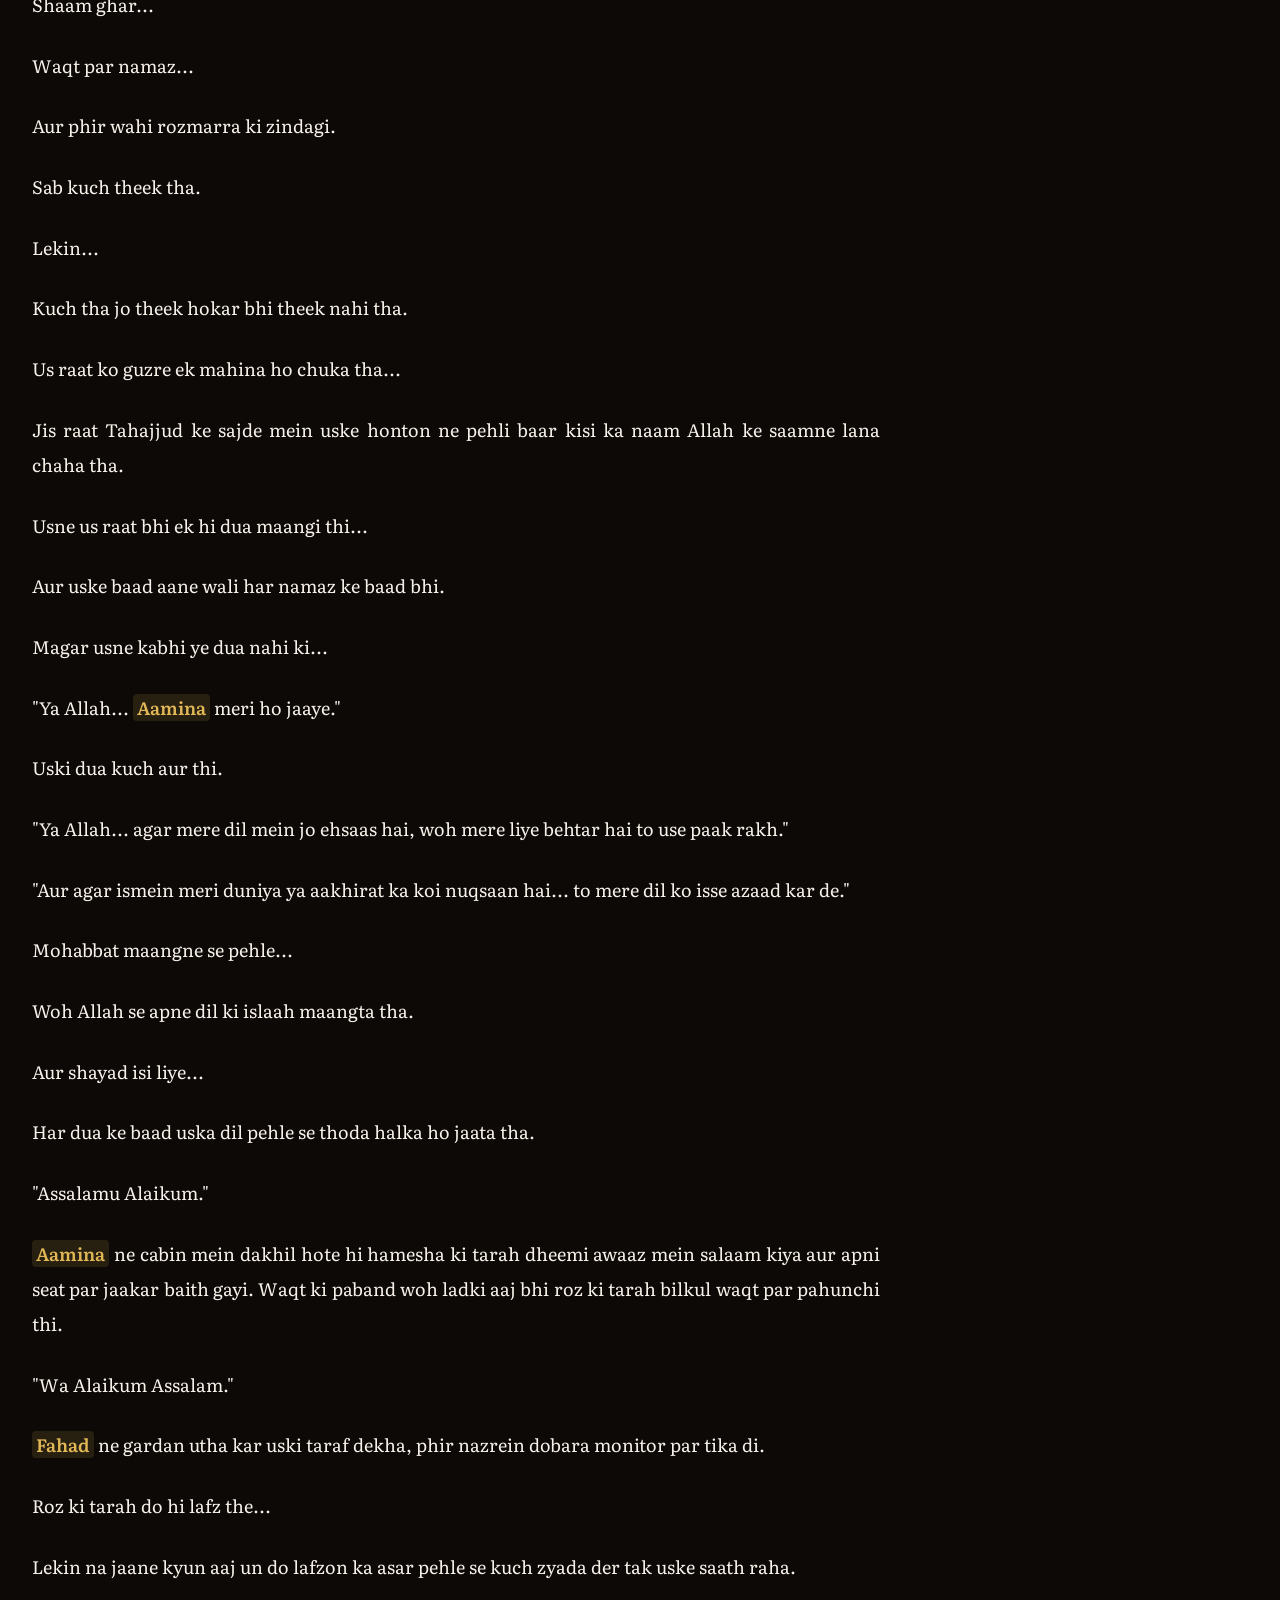
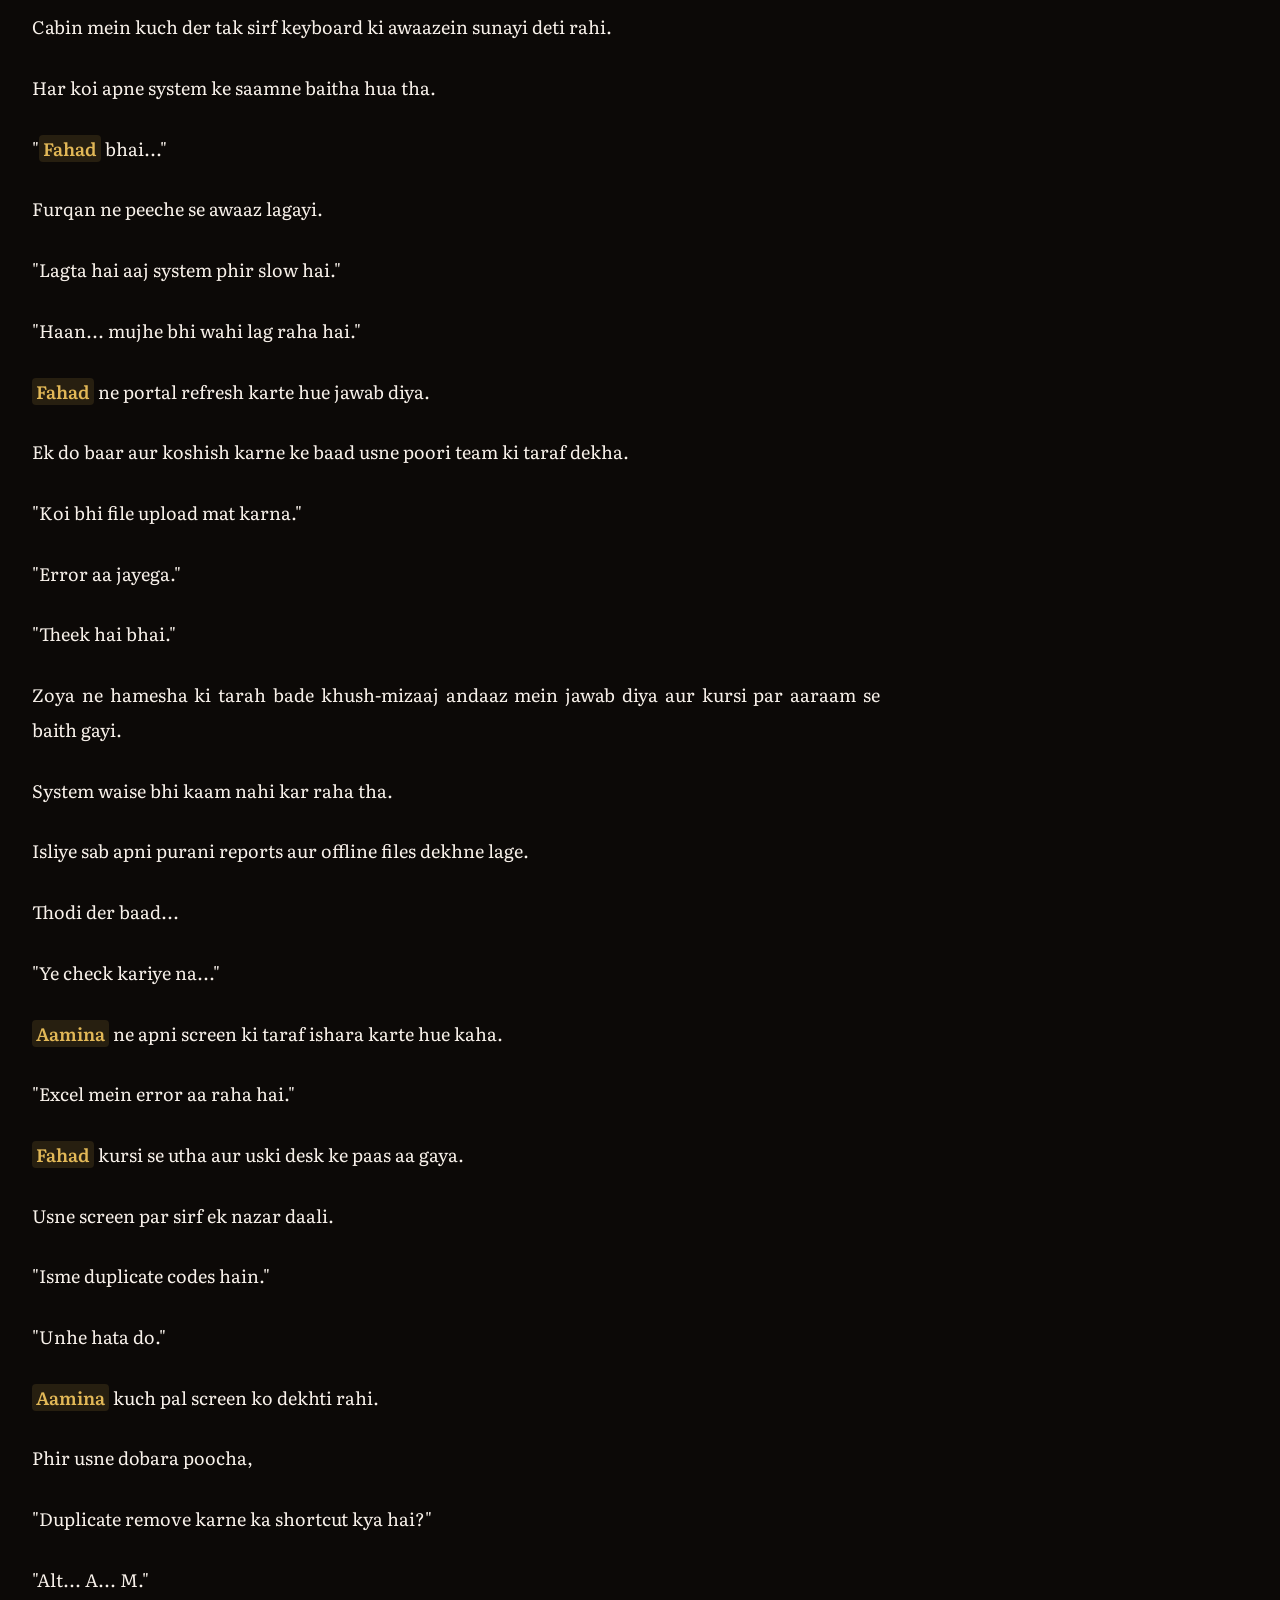
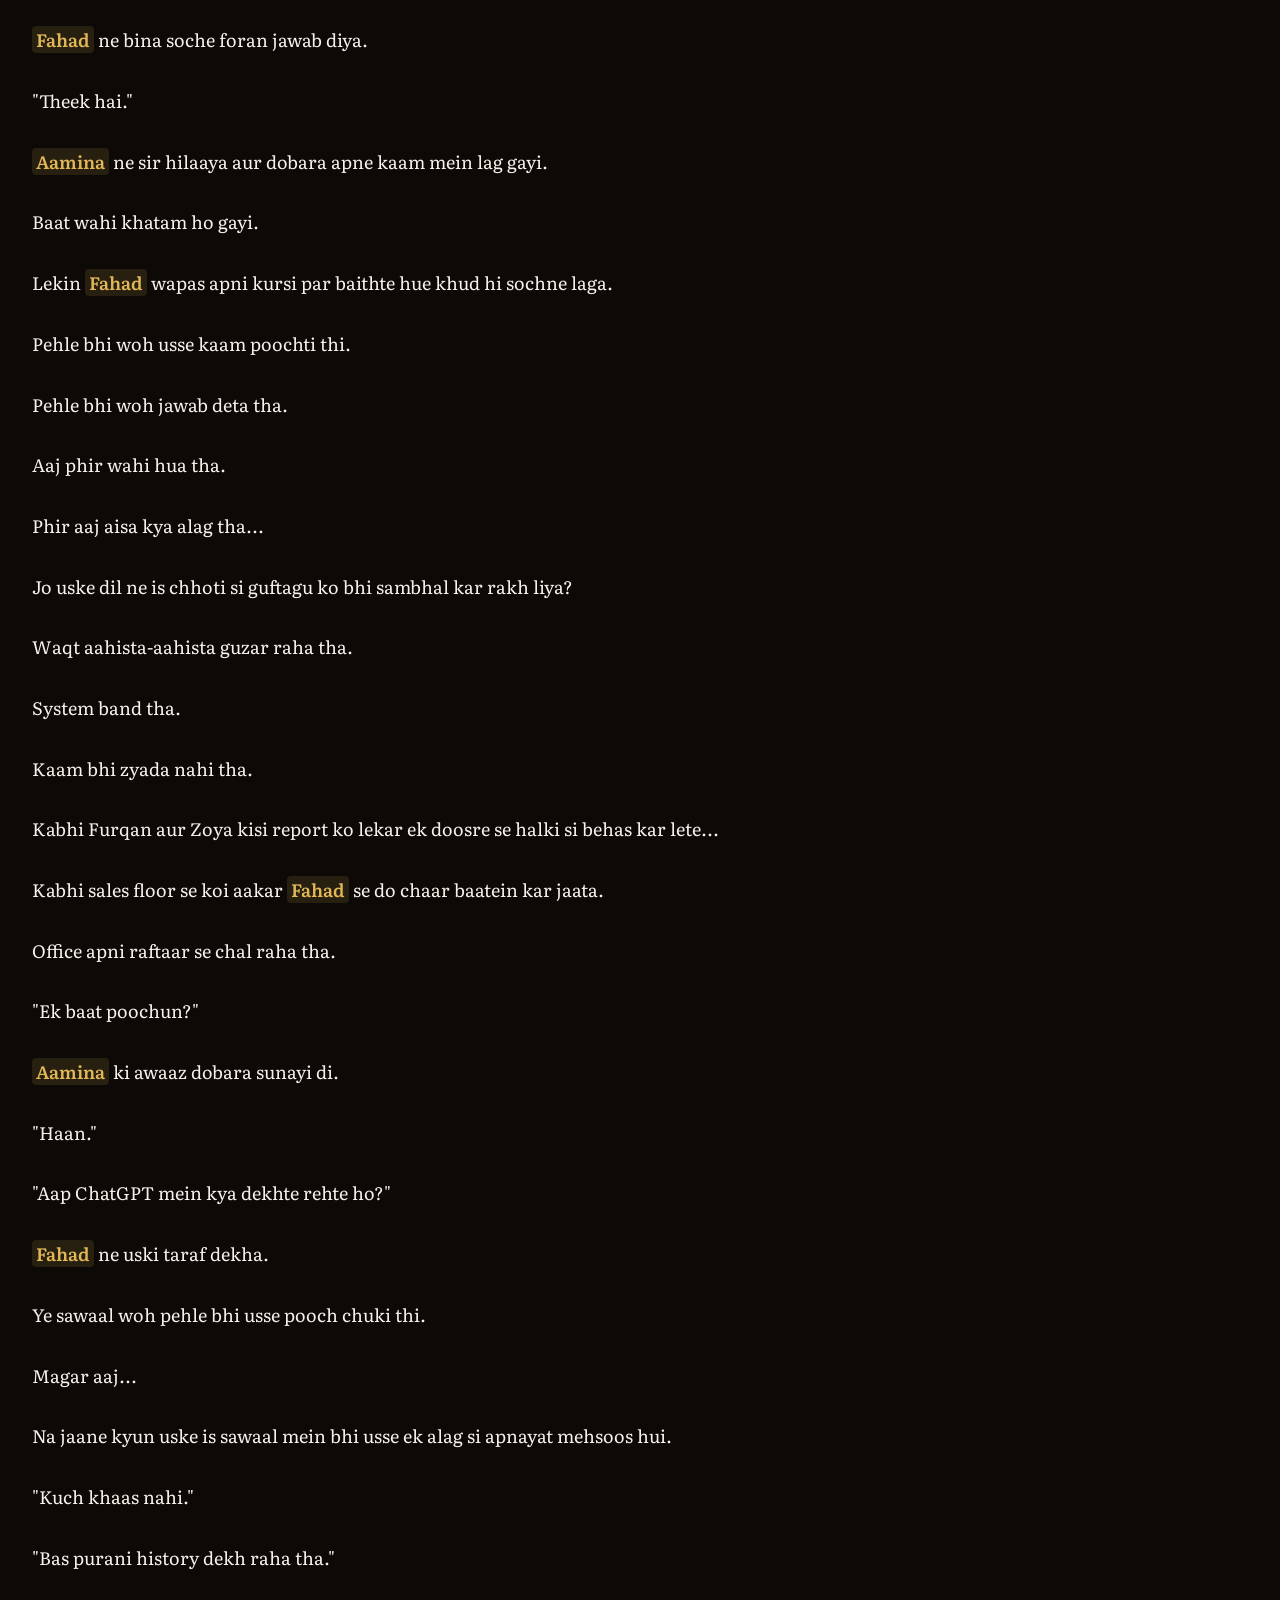
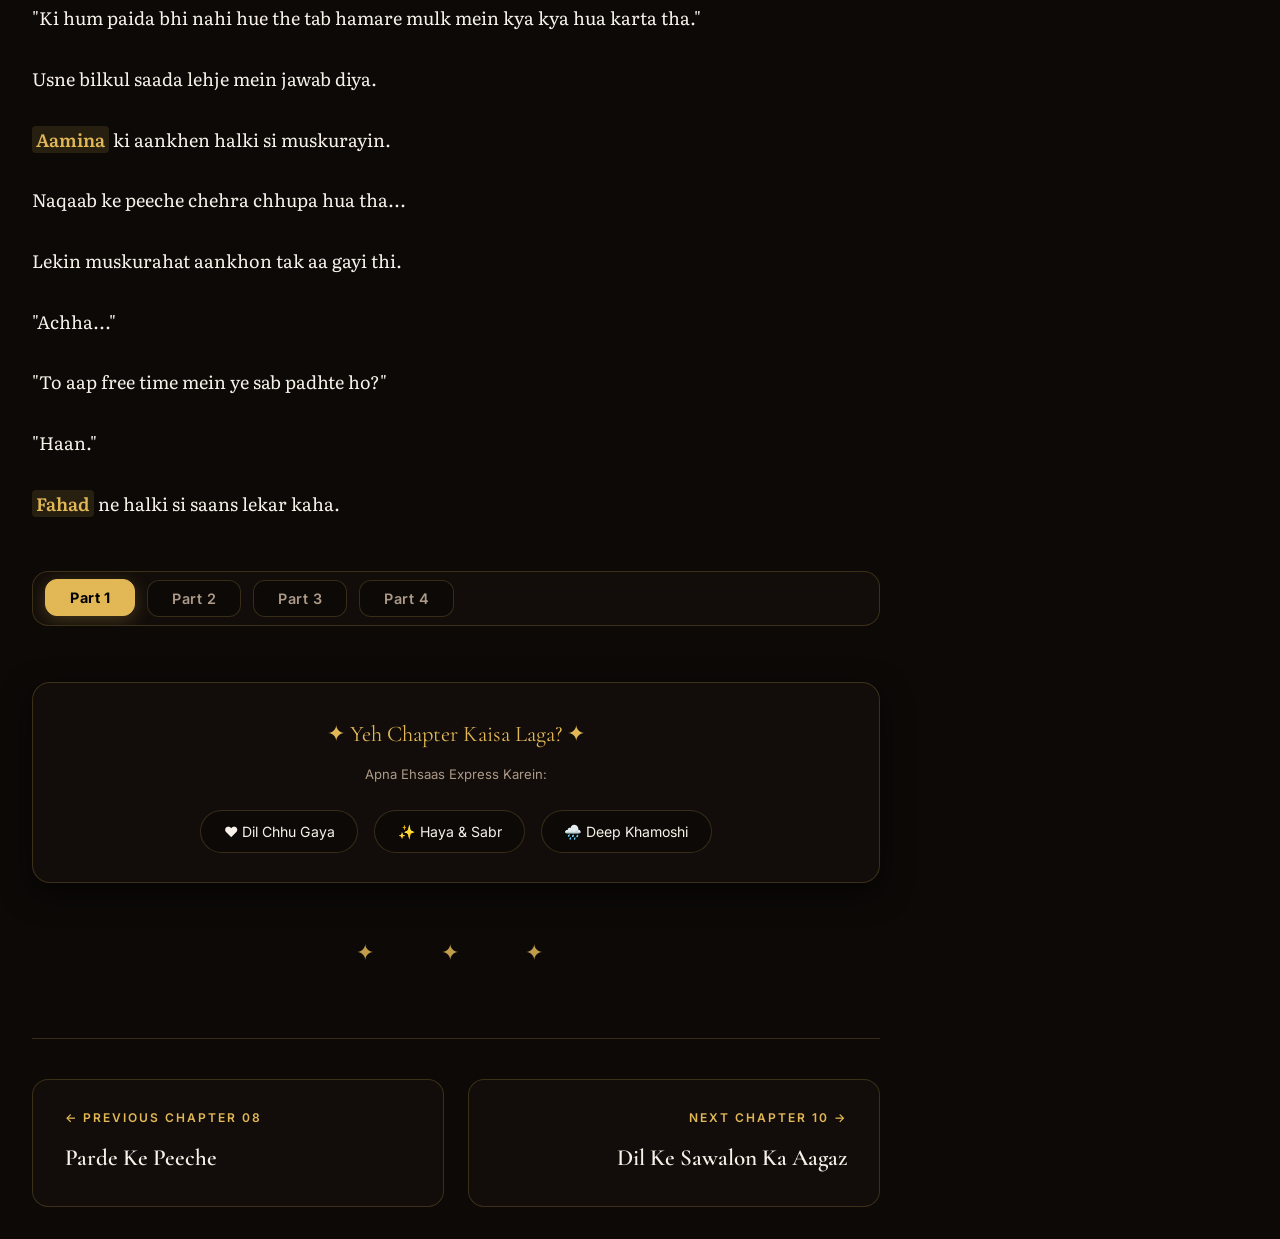
<file: chapter9.html>
<!DOCTYPE html>
<html lang="en">
<head>
    <meta charset="UTF-8">
    <meta name="viewport" content="width=device-width, initial-scale=1.0">
    <title>Chapter 09 — Ehsaas Ka Safar | Parda Aur Mijaz</title>
    
    <!-- OpenGraph & Social Media Tags -->
    <meta property="og:type" content="article">
    <meta property="og:title" content="Chapter 09: Ehsaas Ka Safar — Parda Aur Mijaz">
    <meta property="og:description" content="Read Chapter 09 (Ehsaas Ka Safar) of Parda Aur Mijaz by Mohammad. An Urdu novel of quiet grace and unspoken emotions.">
    <meta property="og:image" content="cover.jpg">
    <meta name="twitter:card" content="summary_large_image">

    <link rel="preconnect" href="https://fonts.googleapis.com">
    <link rel="preconnect" href="https://fonts.gstatic.com" crossorigin>
    <link href="https://fonts.googleapis.com/css2?family=Cormorant+Garamond:ital,wght@0,400;0,600;0,700;1,400;1,600&family=Inter:wght@300;400;500;600&family=Literata:ital,opsz,wght@0,7..72,400;0,7..72,600&family=Noto+Nastaliq+Urdu:wght@400;700&display=swap" rel="stylesheet">
    <link rel="stylesheet" href="chapter.css">
<script>
        (function() {
            var t = localStorage.getItem("selectedTheme") || localStorage.getItem("parda_theme") || "dark";
            var f = localStorage.getItem("selectedFont") || localStorage.getItem("parda_font") || "literata";
            var s = localStorage.getItem("selectedSize") || localStorage.getItem("parda_size") || "medium";
            document.documentElement.setAttribute("data-theme", t);
            document.documentElement.setAttribute("data-font", f);
            document.documentElement.setAttribute("data-size", s);
        })();
    </script>
</head>
<body>

    <!-- TOP READING PROGRESS BAR -->
    <div class="progress-container">
        <div class="progress-bar" id="progress-bar"></div>
    </div>

    <!-- SITE HEADER -->
    <header class="site-header">
        <a href="home.html" class="logo">Parda <span>Aur Mijaz</span></a>
        <div class="header-actions">
            <button class="header-button audio-toggle-btn" onclick="toggleAmbient('calm', this)" title="Soft Calming Music">Sound</button>
            <button class="header-button" id="openChapters">Chapters</button>
            <button class="header-button" id="openSettings">Settings</button>
        </div>
    </header>

    <!-- CHAPTER DRAWER (ALL 12 CHAPTERS) -->
    <div class="chapter-drawer" id="chapterDrawer">
        <div class="drawer-header">
            <h3>Chapters Index</h3>
            <button id="closeChapters">&times;</button>
        </div>
        <div class="drawer-content">
<a href="chapter1.html" class="chapter-link"><span>01</span> Ek Khwaab</a>
<a href="chapter2.html" class="chapter-link"><span>02</span> Dil Ki Tabdeeli</a>
<a href="chapter3.html" class="chapter-link"><span>03</span> Khud Se Jung</a>
<a href="chapter4.html" class="chapter-link"><span>04</span> Be-Khabar Lamhe</a>
<a href="chapter5.html" class="chapter-link"><span>05</span> Khamosh Saturday</a>
<a href="chapter6.html" class="chapter-link"><span>06</span> Ghar Ki Raah</a>
<a href="chapter7.html" class="chapter-link"><span>07</span> Raat Ki Sair</a>
<a href="chapter8.html" class="chapter-link"><span>08</span> Parde Ke Peeche</a>
<a href="chapter9.html" class="chapter-link active"><span>09</span> Ehsaas Ka Safar</a>
<a href="chapter10.html" class="chapter-link"><span>10</span> Dil Ke Sawalon Ka Aagaz</a>
<a href="chapter11.html" class="chapter-link"><span>11</span> Hadees Aur Mohobbat</a>
<a href="chapter12.html" class="chapter-link"><span>12</span> Khamosh Fasla</a>
        </div>
    </div>

    <!-- SETTINGS PANEL -->
    <div class="settings-panel" id="settingsPanel">
        <div class="settings-header">
            <h3>Reading Settings</h3>
            <button id="closeSettings">&times;</button>
        </div>
        
        <div class="setting-group">
            <label>Theme Style</label>
            <div class="theme-grid">
                <button onclick="applyTheme('dark')">Dark</button>
                <button onclick="applyTheme('oled')">OLED Black</button>
                <button onclick="applyTheme('cream')">Cream</button>
                <button onclick="applyTheme('midnight')">Midnight</button>
                <button onclick="applyTheme('emerald')">Emerald</button>
            </div>
        </div>

        <div class="setting-group">
            <label>Font Family</label>
            <button class="font-option" onclick="applyFont('literata')">Literata (Classic)</button>
            <button class="font-option" onclick="applyFont('inter')">Inter (Modern Sans)</button>
            <button class="font-option" onclick="applyFont('nastaliq')">Urdu Nastaliq</button>
        </div>

        <div class="setting-group">
            <label>Text Size</label>
            <div class="size-buttons">
                <button onclick="applySize('small')">Small</button>
                <button onclick="applySize('medium')">Medium</button>
                <button onclick="applySize('large')">Large</button>
            </div>
        </div>
    </div>

    <!-- OVERLAY -->
    <div class="settings-overlay" id="settingsOverlay"></div>

    <!-- MAIN CONTENT & SIDEBAR WRAPPER -->
    <div class="chapter-wrapper">
        <main class="chapter-main-content">
            <div class="chapter-header">
                <span class="chapter-badge">Chapter 09</span>
                <h1 class="chapter-title">Ehsaas Ka Safar</h1>
                <div class="chapter-meta">
                    <span id="read-time">Calculating...</span>
                    <span id="word-count">Calculating...</span>
                </div>
            </div>

            <!-- TOP PART SWITCHER TABS -->
<div class="part-tabs-container">
    <button class="part-tab active" onclick="switchPart(1)">Part 1</button><button class="part-tab" onclick="switchPart(2)">Part 2</button><button class="part-tab" onclick="switchPart(3)">Part 3</button><button class="part-tab" onclick="switchPart(4)">Part 4</button>
</div>

            <!-- STORY BODY CONTENT -->
            <article class="story-body">
<div id="part-1" class="part-content active" style="display: block;">
<p class="drop-cap">Har raat aansuon ke saath khatam ho...</p>
<figure class="novel-emotion-card">
    <div class="novel-emotion-card-wrapper">
        <img src="super32.jpg" alt="✦ Jhuki Nazrein ✦" loading="lazy">
        <div class="novel-emotion-card-overlay"></div>
        <div class="novel-emotion-card-caption">✦ Jhuki Nazrein ✦</div>
    </div>
</figure>
<p>Zaroori nahi ke har subah udaasi lekar aaye.</p>
<p>Us raat ke baad Fahad ke dil ka bojh pehle se halka ho gaya tha.</p>
<p>Usne us ehsaas se ladna chhod diya tha...</p>
<p>Aur use Allah ke hawale kar diya tha.</p>
<p>Din guzarte rahe.</p>
<p>Ek din...</p>
<p>Do din...</p>
<p>Phir hafte...</p>
<p>Aur dekhte hi dekhte ek mahina guzar gaya.</p>
<p>Zindagi apni raftaar se chal rahi thi.</p>
<p>Subah office...</p>
<p>Shaam ghar...</p>
<p>Waqt par namaz...</p>
<p>Aur phir wahi rozmarra ki zindagi.</p>
<p>Sab kuch theek tha.</p>
<p>Lekin...</p>
<p>Kuch tha jo theek hokar bhi theek nahi tha.</p>
<p>Us raat ko guzre ek mahina ho chuka tha...</p>
<p>Jis raat Tahajjud ke sajde mein uske honton ne pehli baar kisi ka naam Allah ke saamne lana chaha tha.</p>
<p>Usne us raat bhi ek hi dua maangi thi...</p>
<p>Aur uske baad aane wali har namaz ke baad bhi.</p>
<p>Magar usne kabhi ye dua nahi ki...</p>
<p>"Ya Allah... Aamina meri ho jaaye."</p>
<p>Uski dua kuch aur thi.</p>
<p>"Ya Allah... agar mere dil mein jo ehsaas hai, woh mere liye behtar hai to use paak rakh."</p>
<p>"Aur agar ismein meri duniya ya aakhirat ka koi nuqsaan hai... to mere dil ko isse azaad kar de."</p>
<p>Mohabbat maangne se pehle...</p>
<p>Woh Allah se apne dil ki islaah maangta tha.</p>
<p>Aur shayad isi liye...</p>
<p>Har dua ke baad uska dil pehle se thoda halka ho jaata tha.</p>
<p>"Assalamu Alaikum."</p>
<p>Aamina ne cabin mein dakhil hote hi hamesha ki tarah dheemi awaaz mein salaam kiya aur apni seat par jaakar baith gayi. Waqt ki paband woh ladki aaj bhi roz ki tarah bilkul waqt par pahunchi thi.</p>
<p>"Wa Alaikum Assalam."</p>
<p>Fahad ne gardan utha kar uski taraf dekha, phir nazrein dobara monitor par tika di.</p>
<p>Roz ki tarah do hi lafz the...</p>
<p>Lekin na jaane kyun aaj un do lafzon ka asar pehle se kuch zyada der tak uske saath raha.</p>
<p>Cabin mein kuch der tak sirf keyboard ki awaazein sunayi deti rahi.</p>
<p>Har koi apne system ke saamne baitha hua tha.</p>
<p>"Fahad bhai..."</p>
<p>Furqan ne peeche se awaaz lagayi.</p>
<p>"Lagta hai aaj system phir slow hai."</p>
<p>"Haan... mujhe bhi wahi lag raha hai."</p>
<p>Fahad ne portal refresh karte hue jawab diya.</p>
<p>Ek do baar aur koshish karne ke baad usne poori team ki taraf dekha.</p>
<p>"Koi bhi file upload mat karna."</p>
<p>"Error aa jayega."</p>
<p>"Theek hai bhai."</p>
<p>Zoya ne hamesha ki tarah bade khush-mizaaj andaaz mein jawab diya aur kursi par aaraam se baith gayi.</p>
<p>System waise bhi kaam nahi kar raha tha.</p>
<p>Isliye sab apni purani reports aur offline files dekhne lage.</p>
<p>Thodi der baad...</p>
<p>"Ye check kariye na..."</p>
<p>Aamina ne apni screen ki taraf ishara karte hue kaha.</p>
<p>"Excel mein error aa raha hai."</p>
<p>Fahad kursi se utha aur uski desk ke paas aa gaya.</p>
<p>Usne screen par sirf ek nazar daali.</p>
<p>"Isme duplicate codes hain."</p>
<p>"Unhe hata do."</p>
<p>Aamina kuch pal screen ko dekhti rahi.</p>
<p>Phir usne dobara poocha,</p>
<p>"Duplicate remove karne ka shortcut kya hai?"</p>
<p>"Alt... A... M."</p>
<p>Fahad ne bina soche foran jawab diya.</p>
<p>"Theek hai."</p>
<p>Aamina ne sir hilaaya aur dobara apne kaam mein lag gayi.</p>
<p>Baat wahi khatam ho gayi.</p>
<p>Lekin Fahad wapas apni kursi par baithte hue khud hi sochne laga.</p>
<p>Pehle bhi woh usse kaam poochti thi.</p>
<p>Pehle bhi woh jawab deta tha.</p>
<p>Aaj phir wahi hua tha.</p>
<p>Phir aaj aisa kya alag tha...</p>
<p>Jo uske dil ne is chhoti si guftagu ko bhi sambhal kar rakh liya?</p>
<p>Waqt aahista-aahista guzar raha tha.</p>
<p>System band tha.</p>
<p>Kaam bhi zyada nahi tha.</p>
<p>Kabhi Furqan aur Zoya kisi report ko lekar ek doosre se halki si behas kar lete...</p>
<p>Kabhi sales floor se koi aakar Fahad se do chaar baatein kar jaata.</p>
<p>Office apni raftaar se chal raha tha.</p>
<p>"Ek baat poochun?"</p>
<p>Aamina ki awaaz dobara sunayi di.</p>
<p>"Haan."</p>
<p>"Aap ChatGPT mein kya dekhte rehte ho?"</p>
<p>Fahad ne uski taraf dekha.</p>
<p>Ye sawaal woh pehle bhi usse pooch chuki thi.</p>
<p>Magar aaj...</p>
<p>Na jaane kyun uske is sawaal mein bhi usse ek alag si apnayat mehsoos hui.</p>
<p>"Kuch khaas nahi."</p>
<p>"Bas purani history dekh raha tha."</p>
<p>"Ki hum paida bhi nahi hue the tab hamare mulk mein kya kya hua karta tha."</p>
<p>Usne bilkul saada lehje mein jawab diya.</p>
<p>Aamina ki aankhen halki si muskurayin.</p>
<p>Naqaab ke peeche chehra chhupa hua tha...</p>
<p>Lekin muskurahat aankhon tak aa gayi thi.</p>
<p>"Achha..."</p>
<p>"To aap free time mein ye sab padhte ho?"</p>
<p>"Haan."</p>
<p>Fahad ne halki si saans lekar kaha.</p>

</div>

<div id="part-2" class="part-content" style="display: none;">
<p>"Zyada tar."</p>
<figure class="novel-emotion-card">
    <div class="novel-emotion-card-wrapper">
        <img src="super33.jpg" alt="✦ Deendar Mizaj ✦" loading="lazy">
        <div class="novel-emotion-card-overlay"></div>
        <div class="novel-emotion-card-caption">✦ Deendar Mizaj ✦</div>
    </div>
</figure>
<p>Aamina ne bas "Achha..." kaha aur dobara apni screen ki taraf dekhne lagi.</p>
<p>Guftagu wahin khatam ho gayi.</p>
<p>Magar ajeeb baat ye thi...</p>
<p>Fahad ko us baat ko aage badhane ki zarurat mehsoos nahi hui.</p>
<p>Aur na hi khatam hone ka afsos.</p>
<p>Usse bas itna achha laga...</p>
<p>Ke aaj un dono ke darmiyan kaam ke alawa bhi do chaar jumle adla-badli hue.</p>
<p>Cabin mein phir se wahi keyboard ki awaazein gunjne lagi.</p>
<p>Kabhi koi report check kar raha tha...</p>
<p>Kabhi koi purani mail dekh raha tha.</p>
<p>System ab bhi down tha, isliye kisi ko bhi kaam ki jaldi nahi thi.</p>
<p>Isi tarah baaton aur chhote-mote kaamon ke darmiyan waqt aahista-aahista guzarta raha.</p>
<p>Deewar par lagi ghadi ne jab dhai bajne ka ishara diya, to roz ki tarah sab apne break ke liye uth khade hue.</p>
<p>Namaz...</p>
<p>Phir khana...</p>
<p>Aur theek teen baje cabin dobara waise hi abaad ho chuka tha.</p>
<p>Fir kuch der baad...</p>
<p>"Waise aap phir history hi dekh rahe ho?"</p>
<p>Aamina ne monitor ki taraf dekhte hue poocha.</p>
<p>Fahad ne monitor uski taraf ghuma diya.</p>
<p>"Ye dekho."</p>
<p>Screen par India ke mukhtalif dauron ka ek mukhtasar sa khaka khula hua tha.</p>
<p>"Prachin daur..."</p>
<p>"Badshahon ka daur..."</p>
<p>"Angrezon ka daur..."</p>
<p>"Phir azaadi..."</p>
<p>Aamina kuch lamhe screen ko dekhti rahi.</p>
<p>"Itna sab yaad rehta hai aapko?"</p>
<p>"Yaad nahi rehta."</p>
<p>Fahad ne kursi ki pusht se tek lagate hue kaha.</p>
<p>"Dilchaspi ho na... to aadhi cheezen khud hi yaad reh jaati hain."</p>
<p>"Aur aapko ismein dilchaspi kab se hai?"</p>
<p>Aamina ne nazrein fahad ki taraf karte hue kaha</p>
<p>"Bachpan se."</p>
<p>Fahad ne screen ki taraf dekhte hue kaha.</p>
<p>"Jab bhi kisi purani jagah ya kisi badshah ka naam sunta tha na..."</p>
<p>"To dil karta tha uske baare mein aur padhun."</p>
<p>Aamina ne dobara screen ki taraf dekha.</p>
<p>"To ye sab aap yaad karte ho?"</p>
<p>"Nahi."</p>
<p>Fahad halka sa hans diya.</p>
<p>"Main yaad nahi karta."</p>
<p>"Bas kahani ki tarah padh leta hoon."</p>
<p>"Jaise?"</p>
<p>Aamina ne foran poocha.</p>
<p>"Jaise..."</p>
<p>"Pehle yahan mukhtalif hukoomatein aayin..."</p>
<p>"Phir Angrez aaye..."</p>
<p>"Phir logon ne qurbaniyan di..."</p>
<p>"Phir hume azaadi mili."</p>
<p>"Bas..."</p>
<p>"Mere liye history itni si kahani hai."</p>
<p>Aamina ne chand lamhe uski taraf dekha.</p>
<p>"Achha..."</p>
<p>"Is tarah to waqai yaad reh jaati hogi."</p>
<p>"Haan."</p>
<p>Fahad ne sir hila diya.</p>
<p>"Kitabon ki tarah padho to mushkil lagti hai..."</p>
<p>"Kahani ki tarah padho to sab yaad reh jaata hai."</p>
<p>Naqaab ke peeche Aamina ke honton par shayad muskurahat aayi thi...</p>
<p>Lekin Fahad ko sirf uski aankhen nazar aayin.</p>
<p>Aur aajkal...</p>
<p>Na jaane kyun...</p>
<p>Uski aankhen hi uski baaton se zyada kuch kehne lagi thi.</p>
<p>Us din ki woh guftagu wahin khatam ho gayi...</p>
<p>Magar uske baad jaane kya badla.</p>
<p>Kabhi kisi purani kitaab ka zikr chhed jaata...</p>
<p>Kabhi kisi shehar ka...</p>
<p>Kabhi kisi khane ka...</p>
<p>Aur kabhi kisi aisi baat ka...</p>
<p>Jiska kaam se door-door tak koi taalluq nahi hota tha.</p>
<p>Guftagu chhoti hi hoti thi...</p>
<p>Magar ab uske liye kisi wajah ki zarurat nahi padti thi.</p>
<p>Ek hafta aur guzar gaya.</p>
<p>Office wahi tha.</p>
<p>Log wahi the.</p>
<p>Rozmarra ki zindagi bhi wahi thi.</p>
<p>Badla tha to sirf ek dil...</p>
<p>Jo ab har roz...</p>
<p>Beikhtiyaar uski awaaz ka muntazir rehta tha.</p>
<p>Mohabbat...</p>
<p>Shayad isi tarah khamoshi se insaan ke andar apni jagah bana leti hai.</p>
<p>Us ehsaas ko apne dil mein liye...</p>
<p>Fahad ne poora hafta waise hi guzaar diya.</p>
<p>Na usne Aamina se kuch kaha...</p>
<p>Na kabhi kehne ki koshish ki.</p>
<p>Magar us raat...</p>
<p>Pata nahi kyun...</p>
<p>Dil ne pehli baar chaha...</p>
<p>Ke ye raaz kisi apne se baant diya jaaye.</p>
<p>Raat ke kareeb saadhe dus baj rahe the.</p>
<p>Office se ghar laut kar Fahad ko abhi kuch hi der hui thi. Kapde badal kar woh kamre mein baitha hi tha ki mobile ki ghanti baj uthi.</p>
<p>Screen par naam chamka.</p>
<p>Qasim Calling...</p>
<p>Fahad ne phone uthaya.</p>
<p>"Haan bol..."</p>
<p>"Abe ghar pahucha ki nahi?"</p>

</div>

<div id="part-3" class="part-content" style="display: none;">
<p>Qasim ki awaaz hamesha ki tarah josh se bhari hui thi.</p>
<figure class="novel-emotion-card">
    <div class="novel-emotion-card-wrapper">
        <img src="super34.jpg" alt="✦ Night Street Light ✦" loading="lazy">
        <div class="novel-emotion-card-overlay"></div>
        <div class="novel-emotion-card-caption">✦ Night Street Light ✦</div>
    </div>
</figure>
<p>"Haan... abhi das minute pehle hi pahucha hoon."</p>
<p>Fahad ne thaki hui awaaz mein jawab diya.</p>
<p>"Theek hai. Jaldi khana kha. Phir bahar chalte hain."</p>
<p>Qasim ne itni jaldi mein kaha ki Fahad kuch bol hi nahi paaya.</p>
<p>Phone kat chuka tha.</p>
<p>Fahad ne mobile side mein rakha. Kuch der baad khana khaya aur phir Qasim ko call lagaya.</p>
<p>"Aaja."</p>
<p>"Bas nikal raha hoon."</p>
<p>Mohalle ke nukkad par dono roz ki tarah mil gaye.</p>
<p>Na koi manzil thi...</p>
<p>Na koi zaroori kaam.</p>
<p>Bas aadat thi.</p>
<p>Raat ke khane ke baad kuch der paidal chalne ki.</p>
<p>Kuch qadam dono khamoshi se chalte rahe.</p>
<p>Phir Fahad ne hi baat shuru ki.</p>
<p>"Aaj kya bana tha tere ghar?"</p>
<p>Qasim ne muh bana liya.</p>
<p>"Wahi daal-chawal. Dopehar ka bacha hua tha, raat mein bhi wahi kha liya."</p>
<p>"Har waqt tujhe leg piece hi chahiye kya?"</p>
<p>Fahad ne dosti wale lehje mein kaha.</p>
<p>"Kam se kam hafte mein ek din to insaanon jaisa khana milna chahiye."</p>
<p>Qasim ne shikayati andaaz mein jawab diya.</p>
<p>"Teri bhook kabhi khatam nahi hogi."</p>
<p>"Nahi hogi."</p>
<p>Dono aage badhte rahe.</p>
<p>Kabhi office ki baat...</p>
<p>Kabhi bachpan ki...</p>
<p>Kabhi mohalle ke kisi aadmi ka zikr.</p>
<p>Phir achanak...</p>
<p>Fahad khamosh ho gaya.</p>
<p>Qasim ne uski taraf dekha.</p>
<p>"Kya hua?"</p>
<p>Fahad ne dheemi saans li.</p>
<p>"Ek baat poochun?"</p>
<p>"Haan bol."</p>
<p>"Main tujhe aajkal kuch badla hua lag raha hoon?"</p>
<p>Qasim ne usse upar se neeche tak dekha.</p>
<p>Phir poori sanjeedgi se bola,</p>
<p>"Haan."</p>
<p>Fahad uski taraf dekhne laga.</p>
<p>"Baal kaafi badh gaye hain tere. Katwa le."</p>
<p>Fahad ne uske kandhe par halka sa mukka maara.</p>
<p>"Abe... baal ki baat nahi kar raha hoon."</p>
<p>"To phir kis baat ki?"</p>
<p>Is baar Fahad ne foran jawab nahi diya.</p>
<p>Kuch qadam aur chalne ke baad usne dheemi awaaz mein kaha,</p>
<p>"Mujhe... ek ladki pasand aa gayi hai."</p>
<p>Qasim do second chup raha.</p>
<p>Phir achanak bola,</p>
<p>"Inna lillahi..."</p>
<p>"Kaun hai woh badnaseeb?"</p>
<p>Qasim ne itni sanjeedgi se kaha ke Fahad hansne ki jagah usse ghurne laga.</p>
<p>"Bakwas band kar."</p>
<p>Qasim hans pada.</p>
<p>Phir bola,</p>
<p>"Office wali hai?"</p>
<p>"Haan."</p>
<p>Qasim ne do qadam aur chal kar uski taraf dekha.</p>
<p>"To phir naam poochne ki zaroorat hi kya hai..."</p>
<p>Ek pal ruk kar usne kaha,</p>
<p>"Aamina hai na?"</p>
<p>Fahad ne nazrein zameen par rakhte hue sirf itna kaha,</p>
<p>"Haan."</p>
<p>Qasim ne uske kandhe par zor se haath maara.</p>
<p>"Abe saale... mujhe to pehle se shak tha."</p>
<p>Qasim ke chehre par hairani se zyada khushi thi.</p>
<p>"Kab se?"</p>
<p>"Pata nahi."</p>
<p>Fahad ne aahista se jawab diya.</p>
<p>"Bas itna pata hai... "Pehle office sirf office lagta tha..."</p>
<p>"Ab pata nahi kyun... uske aane ke baad hi lagta hai din shuru hua hai."</p>
<p>Qasim chup-chaap sunta raha.</p>
<p>"Usko pata hai?"</p>
<p>"Nahi."</p>
<p>"Aur shayad usse andaaza bhi nahi hai."</p>
<p>Fahad ki awaaz bilkul saaf thi.</p>
<p>Usme na jaldi thi...</p>
<p>Na umeed...</p>
<p>Na shikayat.</p>
<p>Sirf ek sach tha.</p>
<p>"Abhi bas mujhe woh pasand hai."</p>
<p>"Uske dil mein kya hai... mujhe kuch nahi pata."</p>
<p>Raat waise hi chal rahi thi.</p>
<p>Sadak par wahi thandi hawa thi.</p>
<p>Magar aaj...</p>
<p>Pehli baar Fahad ne apne dil ki woh baat kisi insaan se kahi thi...</p>
<p>Jo ab tak sirf uske Rab ke saamne kahi jaati thi.</p>
<p>"Ab kya karega?"</p>
<p>Qasim ne seedha sawaal kiya.</p>
<p>Fahad kuch der khamosh chalta raha.</p>
<p>"Pata nahi."</p>
<p>"'Pata nahi' matlab?"</p>
<p>"Bas... filhaal kuch nahi."</p>
<p>Qasim ne uski taraf dekha.</p>
<p>"Usse batayega bhi nahi?"</p>
<p>"Abhi nahi."</p>
<p>"Kyun?"</p>

</div>

<div id="part-4" class="part-content" style="display: none;">
<p>Fahad ne dheemi saans li.</p>
<figure class="novel-emotion-card">
    <div class="novel-emotion-card-wrapper">
        <img src="super35.jpg" alt="✦ Sunset Window ✦" loading="lazy">
        <div class="novel-emotion-card-overlay"></div>
        <div class="novel-emotion-card-caption">✦ Sunset Window ✦</div>
    </div>
</figure>
<p>"Kyunki mujhe usse sirf pasand nahi karna..."</p>
<p>"Agar kabhi uske paas jaunga... to uske ghar walon se baat karne ke liye jaunga."</p>
<p>Qasim kuch pal uski taraf dekhta raha.</p>
<p>Phir hans kar bola,</p>
<p>"Saale... tu to seedha nikah tak pahunch gaya."</p>
<p>Fahad ne is baar koi jawab nahi diya.</p>
<p>Qasim ne phir kaha,</p>
<p>"Ek baat bata..."</p>
<p>"Usko andaaza bhi hai?"</p>
<p>"Nahi."</p>
<p>"Aur shayad kabhi maine usse aisa mehsoos bhi nahi hone diya."</p>
<p>"Main nahi chahta ki meri wajah se woh kisi uljhan mein pade."</p>
<p>Qasim ne dheere se sir hila diya.</p>
<p>"Allah kare jo tere dil mein hai... woh tere haq mein behtar ho."</p>
<p>Fahad ne pehli baar us raat uski taraf dekha.</p>
<p>"Aameen."</p>
<p>Qasim ne dheemi awaaz mein poocha,</p>
<p>"Ek baat bata..."</p>
<p>"Ye tujhe kaise pata chala ke ye mohabbat hai?"</p>
<p>Fahad kuch der khamosh chalta raha.</p>
<p>Raat ki thandi hawa unke darmiyan se guzar rahi thi.</p>
<p>Phir usne aahista se kaha,</p>
<p>"Mohabbat ka ehsaas... shayad lafzon mein bataya hi nahi ja sakta."</p>
<p>"Bas itna samajh le..."</p>
<p>"Insaan dheere dheere badalne lagta hai."</p>
<p>Qasim chup-chaap sunta raha.</p>
<p>Fahad ne baat jaari rakhi.</p>
<p>"Lekin ek baat aur hai..."</p>
<p>"Sach bataun Qasim..."</p>
<p>"Mujhe lagta hai Aamina se mohabbat hone se pehle..."</p>
<p>"Allah ne mujhe apni mohabbat ka ehsaas kara diya tha."</p>
<p>Qasim ne uski taraf dekha.</p>
<p>Fahad ki nazrein ab bhi saamne thi.</p>
<p>"Main uske chehre par nahi gira..."</p>
<p>"Na uski khubsurti par."</p>
<p>"Na uski awaaz par."</p>
<p>"Na uski muskurahat par."</p>
<p>"Main uske parde par ruk gaya."</p>
<p>"Uski haya par ruk gaya."</p>
<p>"Uski deen-daari par ruk gaya."</p>
<p>"Usko dekh kar pehli baar mujhe ehsaas hua..."</p>
<p>"Ke koi insaan Allah se itni mohabbat bhi kar sakta hai."</p>
<p>Qasim ne beech mein kuch nahi kaha.</p>
<p>Fahad khud bolta raha.</p>
<p>"Aur shayad wahi meri mohabbat ki shuruat thi."</p>
<p>"Usne mujhe kabhi baith kar deen nahi sikhaya."</p>
<p>"Kabhi koi naseehat nahi ki."</p>
<p>"Kabhi ye nahi kaha ke Allah ke qareeb ho jao."</p>
<p>"Magar..."</p>
<p>"Uski zindagi dekh kar..."</p>
<p>"Maine khud ko badalte dekha."</p>
<p>"Pehle namaz padhta tha..."</p>
<p>"Ab namaz mehsoos karta hoon."</p>
<p>"Pehle dua maangta tha..."</p>
<p>"Ab kabhi kabhi sirf Allah se baat karta hoon."</p>
<p>"Tahajjud pehle bhi jaanta tha..."</p>
<p>"Lekin ab usmein sukoon milta hai."</p>
<p>"Pehle Allah se zarooratein maangta tha..."</p>
<p>"Aaj Allah se Allah ko maangta hoon."</p>
<p>Qasim ke qadam dheeme pad gaye.</p>
<p>Fahad ne pehli baar uski taraf dekha.</p>
<p>"Log kehte hain..."</p>
<p>"'Mujhe us ladki se mohabbat ho gayi.'"</p>
<p>"Mujhe lagta hai..."</p>
<p>"Allah ne mujhe pehle apni taraf bulaya..."</p>
<p>"Phir uska zariya Aamina ko bana diya."</p>
<p>"Kyunki agar Aamina meri zindagi mein na aati..."</p>
<p>"To shayad main kabhi apne Rab ke itna qareeb bhi na aa pata."</p>
<p>Kuch der dono khamosh chalte rahe.</p>
<p>Phir Fahad ne bahut aahista kaha,</p>
<p>"Isliye main kehta hoon..."</p>
<p>"Qasim..."</p>
<p>"Log samajhte hain mujhe Aamina se mohabbat hui hai."</p>
<p>"Lekin meri nazar mein..."</p>
<p>"Mujhe uske chehre se pehle uska parda pasand aaya."</p>
<p>"Uski baaton se pehle uska Rab pasand aaya."</p>
<p>"Aur shayad..."</p>
<p>"Insaan se hone wali sabse khoobsurat mohabbat wahi hoti hai..."</p>
<p>"Jo tujhe Allah ke aur qareeb kar de."</p>
<p>Qasim kuch lamhe uski taraf dekhta raha.</p>
<p>Phir usne gehri saans li.</p>
<p>"Saale..."</p>
<p>"Main socha tha ishq hua hai..."</p>
<p>"Yahan to poora bayan shuru kar diya tune."</p>
<p>Dono hans pade.</p>
<p>Qasim ne phir kandhe par haath rakh kar kaha,</p>
<p>"Allah kare jis raaste par tu chal raha hai..."</p>
<p>"Uska anjaam bhi utna hi khoobsurat ho."</p>
<p>Dono phir waise hi chalne lage...</p>
<p>Ek ke dil mein mohabbat thi...</p>
<p>Aur doosre ke dil mein apne dost ke liye khushi.</p>
<p>Raat wahi thi...</p>
<p>Magar Fahad ke liye ye pehli raat thi...</p>
<p>Jis raat usne apni mohabbat ka zikr kisi insaan se kiya tha.</p>

</div>
            </article>

            <!-- BOTTOM PART SWITCHER TABS -->
<div class="part-tabs-container bottom-part-tabs">
    <button class="part-tab active" onclick="switchPart(1)">Part 1</button><button class="part-tab" onclick="switchPart(2)">Part 2</button><button class="part-tab" onclick="switchPart(3)">Part 3</button><button class="part-tab" onclick="switchPart(4)">Part 4</button>
</div>

            <!-- CHAPTER BOTTOM NAVIGATION -->
            <div class="chapter-reactions-widget">
    <div class="reaction-title">✦ Yeh Chapter Kaisa Laga? ✦</div>
    <div class="reaction-subtitle">Apna Ehsaas Express Karein:</div>
    <div class="reaction-btn-group">
        <button class="reaction-btn" onclick="reactToChapter('dil', this)">❤️ Dil Chhu Gaya</button>
        <button class="reaction-btn" onclick="reactToChapter('haya', this)">✨ Haya & Sabr</button>
        <button class="reaction-btn" onclick="reactToChapter('khamoshi', this)">🌧️ Deep Khamoshi</button>
    </div>
</div>
            <div class="scene-break">✦ &nbsp; ✦ &nbsp; ✦</div>
            <nav class="chapter-nav-footer">
<a href="chapter8.html" class="chapter-nav-card prev">
    <small>&larr; Previous Chapter 08</small>
    <strong>Parde Ke Peeche</strong>
</a>
<a href="chapter10.html" class="chapter-nav-card next">
    <small>Next Chapter 10 &rarr;</small>
    <strong>Dil Ke Sawalon Ka Aagaz</strong>
</a>
            </nav>
        </main>

        <aside class="chapter-sidebar">
            <div class="sticky-sidebar-card">
                <div class="sidebar-quote-box">
                    "Har kehani parde ke peeche se shuru hoti hai... Har khamoshi ke peeche ek gehra mizaj hota hai."
                </div>

                <div>
                    <div class="sidebar-widget-title">Reading Progress</div>
                    <div style="font-size: 2rem; font-family:'Cormorant Garamond', serif; color: var(--accent-gold);" id="sidebar-scroll-percent">0%</div>
                </div>

                <div>
                    <div class="sidebar-widget-title">Character Mentions</div>
                    <div class="stats-grid">
                        <div class="stat-box">
                            <span class="stat-num" id="fahad-mentions">0</span>
                            <span class="stat-lbl">Fahad</span>
                        </div>
                        <div class="stat-box">
                            <span class="stat-num" id="aamina-mentions">0</span>
                            <span class="stat-lbl">Aamina</span>
                        </div>
                    </div>
                </div>

                <button id="backToTopBtn" class="back-to-top-btn" onclick="scrollToTop()">&uarr; Top</button>
            </div>
        </aside>
    </div>

    <script src="chapter.js"></script>
    <script>
        localStorage.setItem("last_read_chapter", "chapter9.html");
        localStorage.setItem("last_read_title", "Chapter 09 — Ehsaas Ka Safar");
    </script>
</body>
</html>
</file>
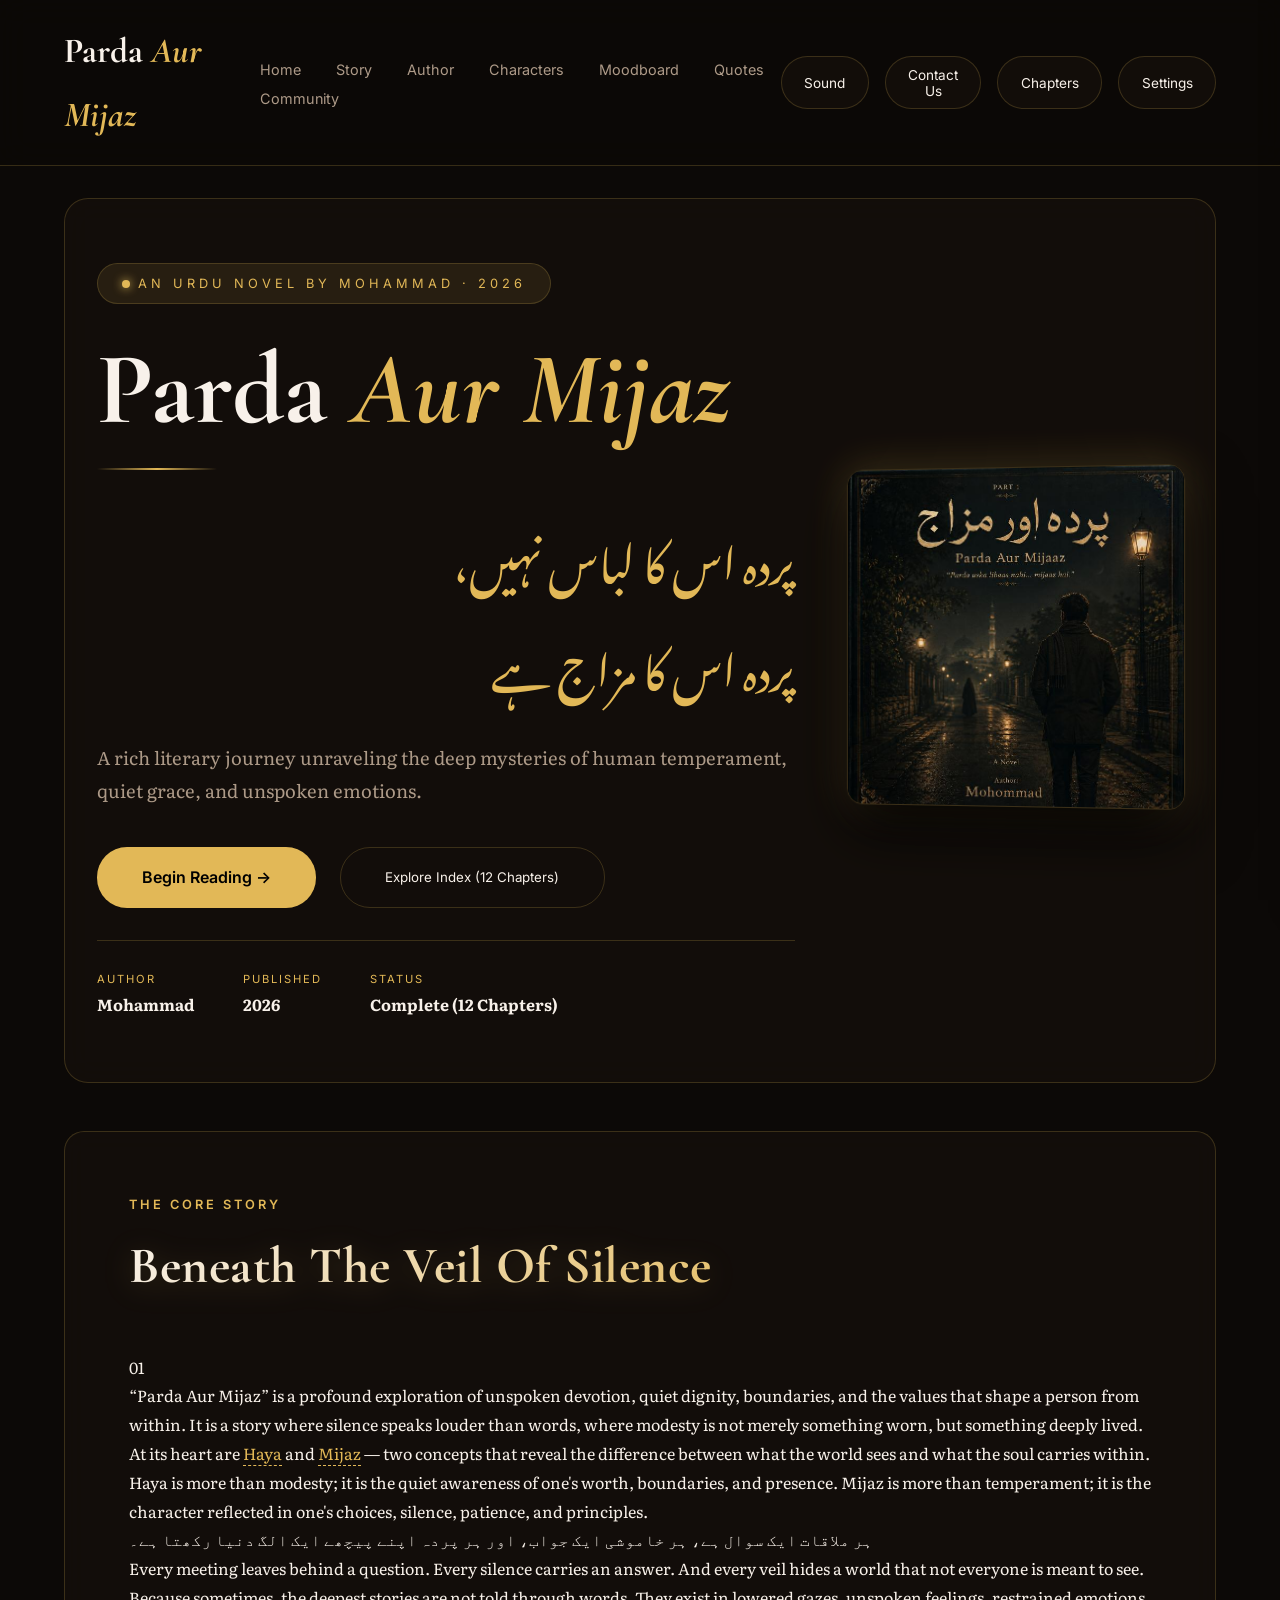
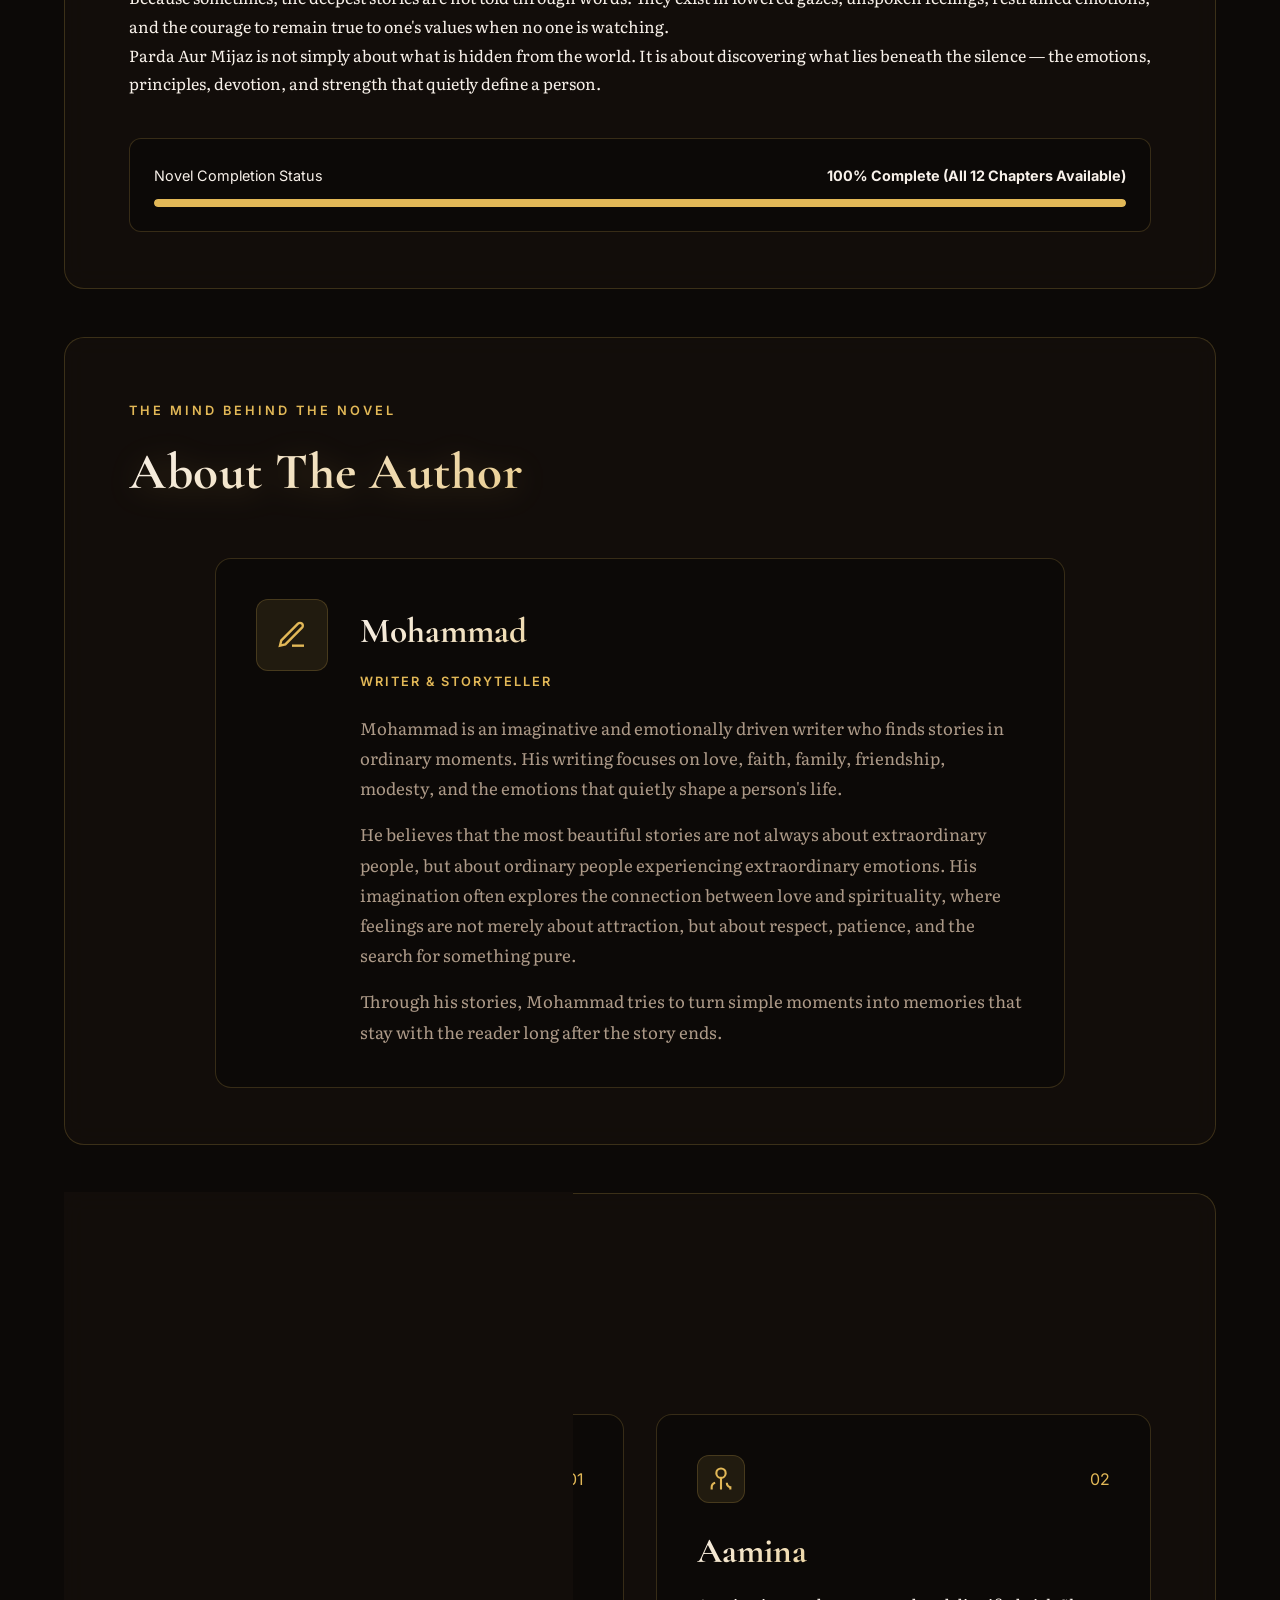
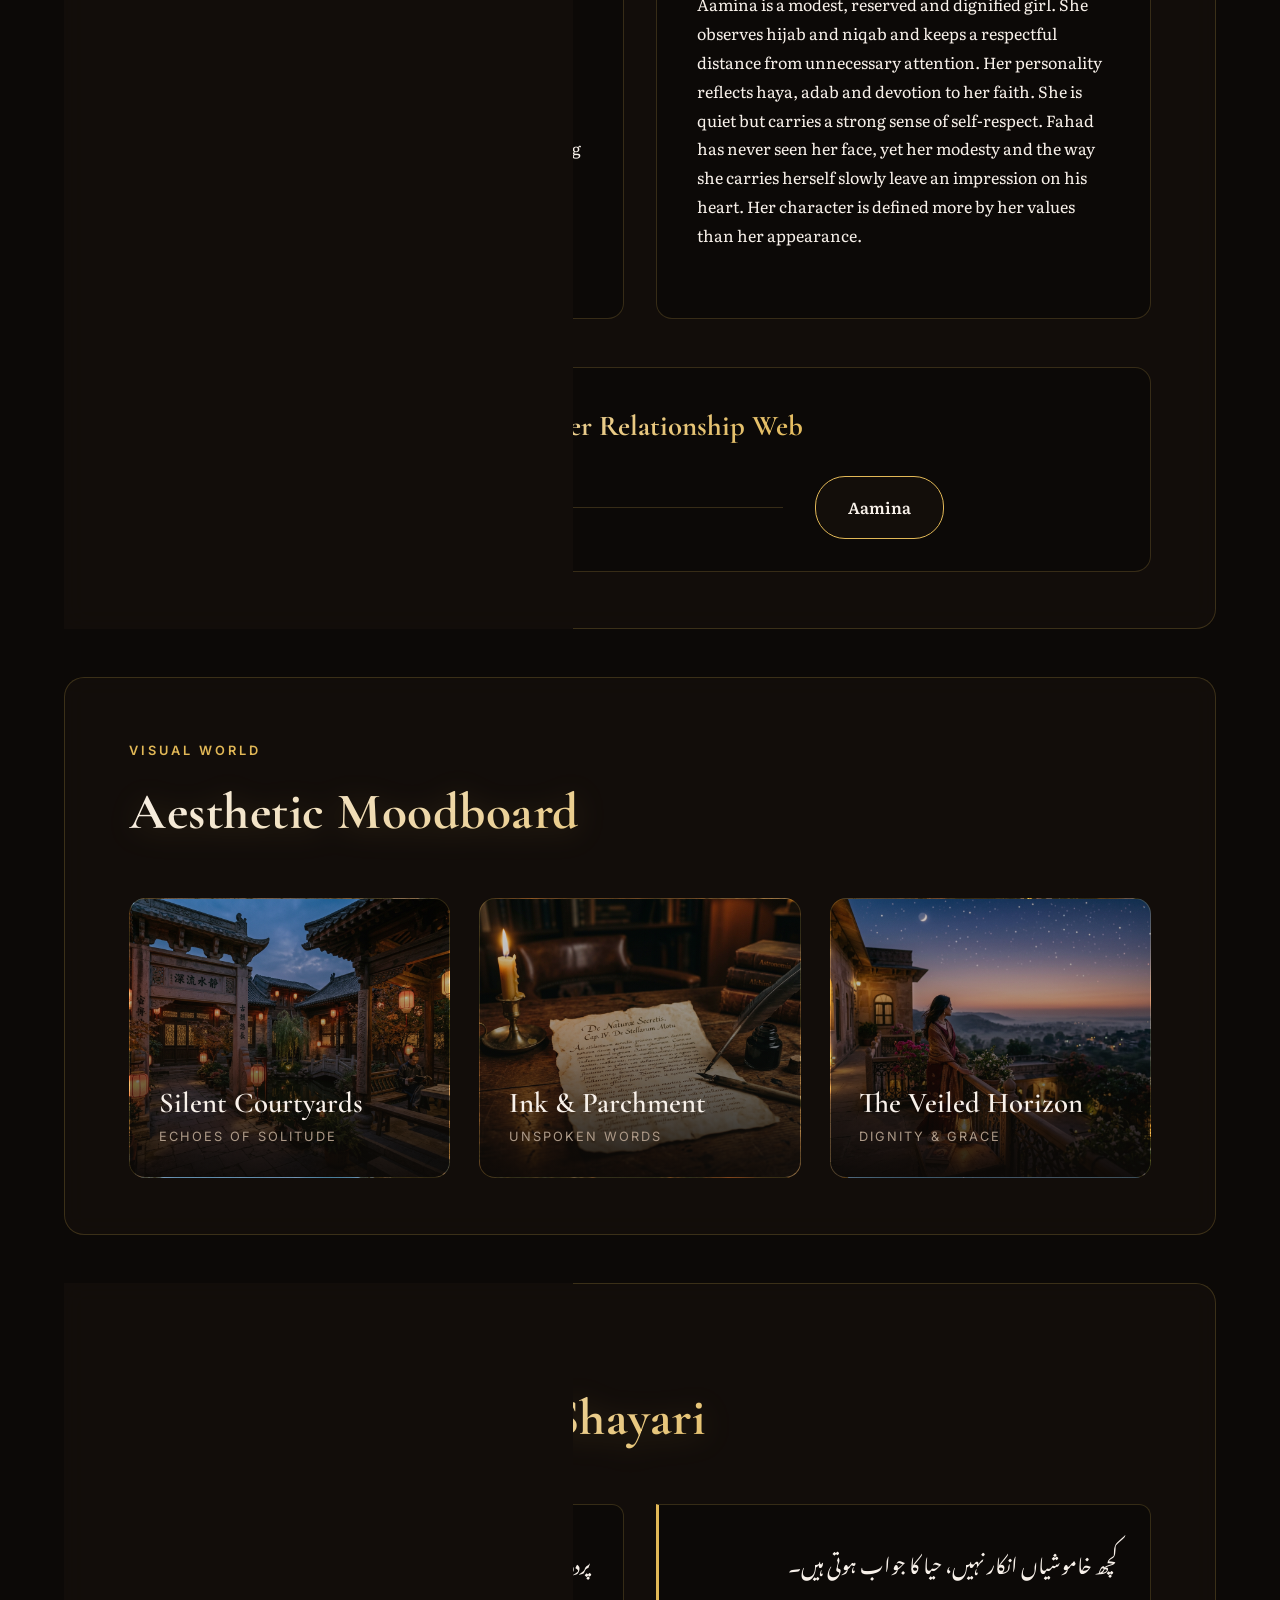
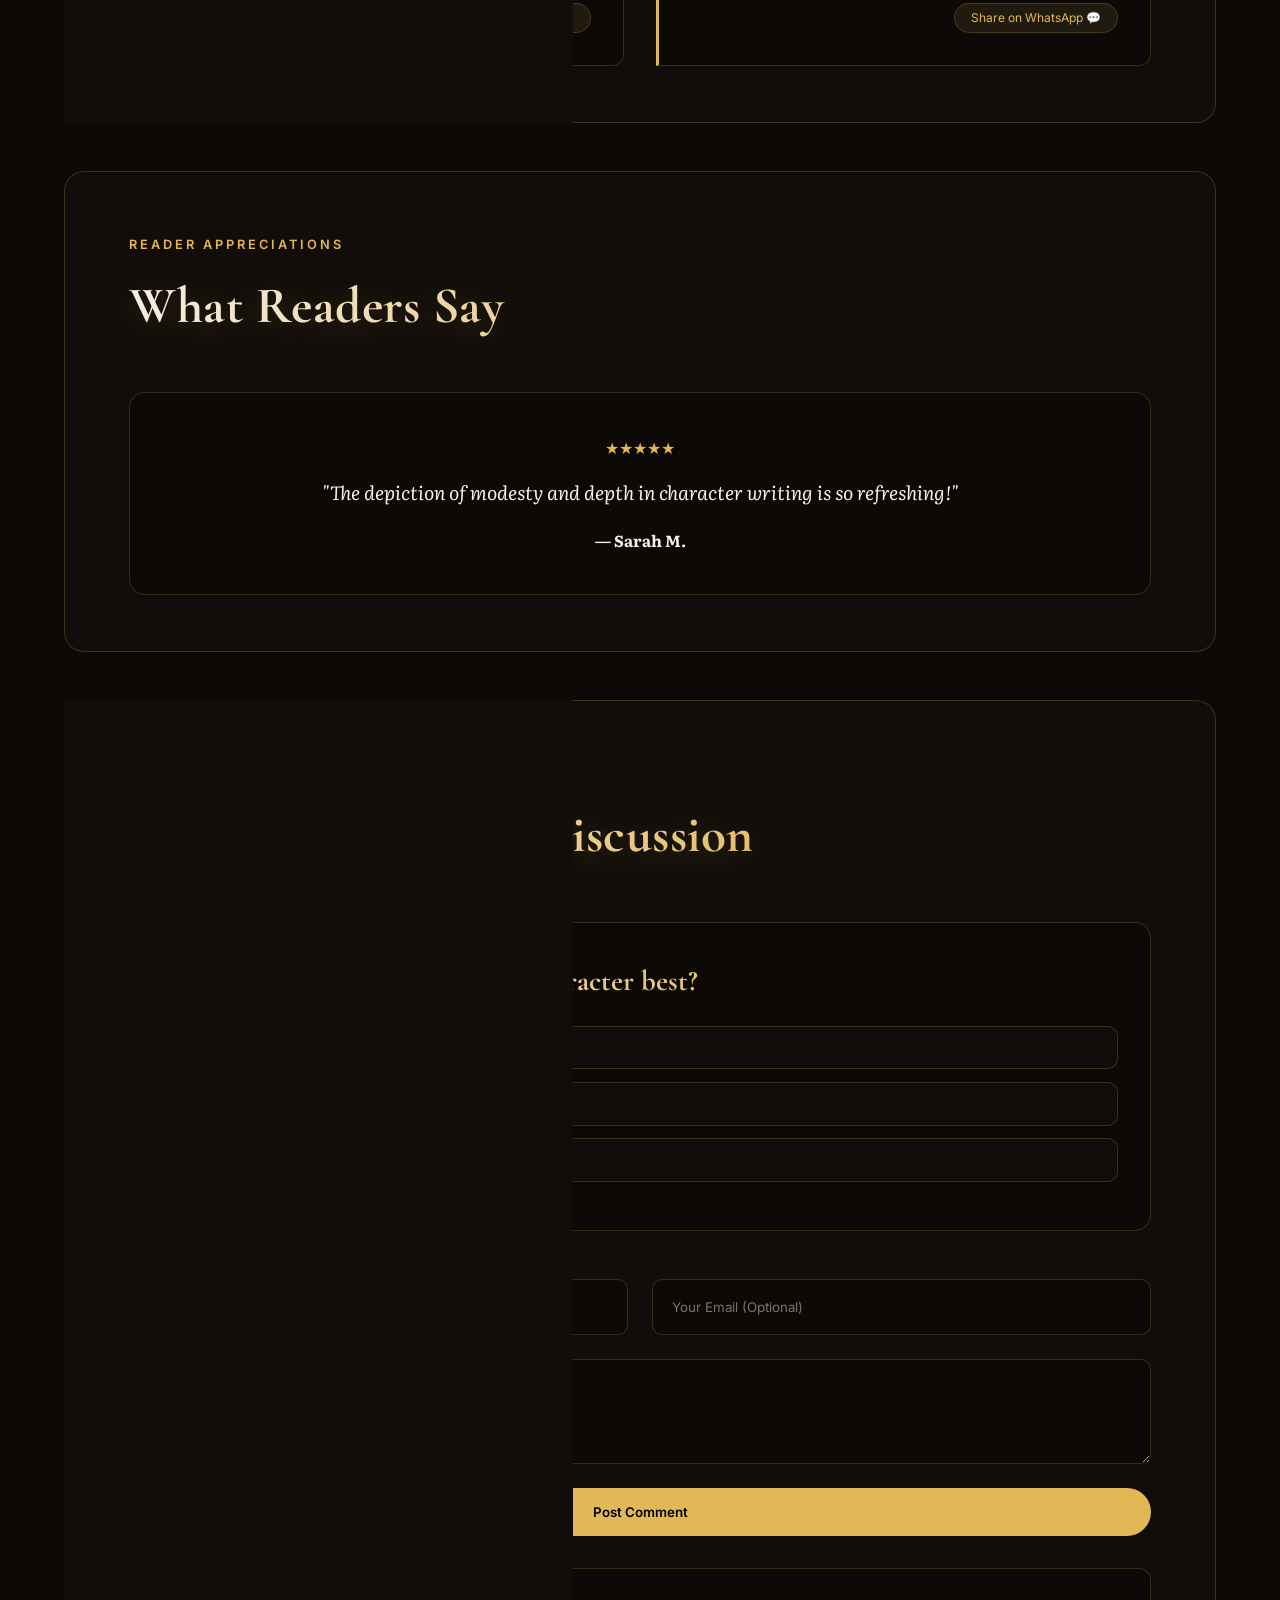
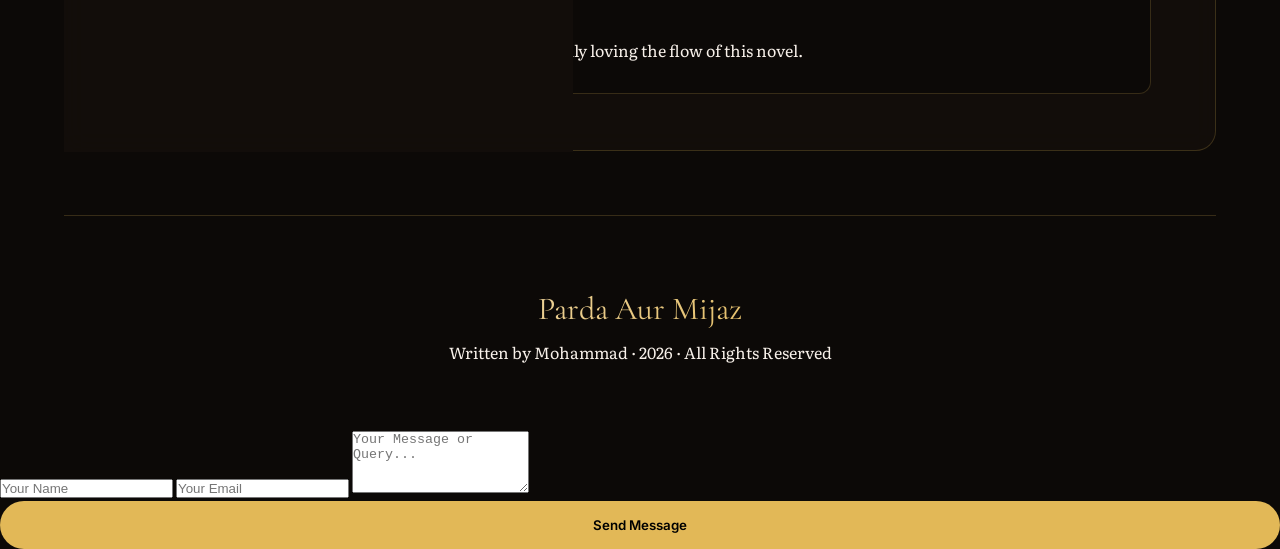
<file: home.html>
<!DOCTYPE html>
<html lang="en">

<head>
    <meta charset="UTF-8">
    <meta name="viewport" content="width=device-width, initial-scale=1.0">
    <title>Parda Aur Mijaz — Literary Experience</title>

    <!-- OpenGraph & Social Media Sharing Preview Cards -->
    <meta property="og:type" content="website">
    <meta property="og:title" content="Parda Aur Mijaz — Literary Experience">
    <meta property="og:description" content="A rich Urdu digital novel unraveling the deep mysteries of human temperament, quiet grace, and unspoken emotions. Written by Mohammad.">
    <meta property="og:image" content="https://parda-aur-mijaaz.netlify.app/cover.jpg">
    <meta name="twitter:card" content="summary_large_image">

    <link rel="preconnect" href="https://fonts.googleapis.com">
    <link rel="preconnect" href="https://fonts.gstatic.com" crossorigin>
    <link href="https://fonts.googleapis.com/css2?family=Cormorant+Garamond:ital,wght@0,400;0,600;0,700;1,400;1,600&family=Inter:wght@300;400;500;600&family=Literata:ital,opsz,wght@0,7..72,400;0,7..72,600&family=Noto+Nastaliq+Urdu:wght@400;700&display=swap" rel="stylesheet">

    <link rel="stylesheet" href="home.css">
    <script>
        (function() {
            var t = localStorage.getItem("selectedTheme") || localStorage.getItem("parda_theme") || "dark";
            var f = localStorage.getItem("selectedFont") || localStorage.getItem("parda_font") || "literata";
            var s = localStorage.getItem("selectedSize") || localStorage.getItem("parda_size") || "medium";
            document.documentElement.setAttribute("data-theme", t);
            document.documentElement.setAttribute("data-font", f);
            document.documentElement.setAttribute("data-size", s);
        })();
    </script>
</head>

<body>

<header class="site-header">
    <a href="home.html" class="logo">
        Parda <span>Aur Mijaz</span>
    </a>

    <nav class="nav-links">
        <a href="#home">Home</a>
        <a href="#about">Story</a>
        <a href="#author">Author</a>
        <a href="#characters">Characters</a>
        <a href="#gallery">Moodboard</a>
        <a href="#quotes">Quotes</a>
        <a href="#community">Community</a>
    </nav>

    <div class="header-actions">
        <button class="header-button audio-toggle-btn" onclick="toggleAmbient('calm', this)" title="Soft Calming Music">Sound</button>
        <button class="header-button" id="contactButton" onclick="if(typeof openContact==='function'){openContact(event);}else{document.getElementById('contactModal').classList.add('active');document.getElementById('contactModal').style.cssText='position:fixed;inset:0;background:rgba(0,0,0,0.85);z-index:100000;opacity:1!important;pointer-events:all!important;display:flex!important;align-items:center;justify-content:center;';document.getElementById('settingsOverlay').classList.add('active');document.getElementById('settingsOverlay').style.cssText='position:fixed;inset:0;background:rgba(0,0,0,0.75);z-index:999998!important;opacity:1!important;pointer-events:all!important;';}">Contact Us</button>
        <button class="header-button" id="chaptersButton" onclick="if(typeof openChapters==='function'){openChapters(event);}else{document.getElementById('chapterDrawer').classList.add('active');document.getElementById('chapterDrawer').style.cssText='position:fixed;top:0;left:0px!important;width:380px;max-width:100vw;height:100vh;background:var(--bg-drawer);z-index:999999!important;padding:3rem 2rem;display:block!important;';document.getElementById('settingsOverlay').classList.add('active');document.getElementById('settingsOverlay').style.cssText='position:fixed;inset:0;background:rgba(0,0,0,0.75);z-index:999998!important;opacity:1!important;pointer-events:all!important;';}">Chapters</button>
        <button class="header-button settings-trigger" id="settingsButton" onclick="if(typeof openSettings==='function'){openSettings(event);}else{document.getElementById('settingsPanel').classList.add('active');document.getElementById('settingsPanel').style.cssText='position:fixed;top:0;right:0px!important;width:380px;max-width:100vw;height:100vh;background:var(--bg-drawer);z-index:999999!important;padding:3rem 2rem;display:block!important;';document.getElementById('settingsOverlay').classList.add('active');document.getElementById('settingsOverlay').style.cssText='position:fixed;inset:0;background:rgba(0,0,0,0.75);z-index:999998!important;opacity:1!important;pointer-events:all!important;';}">Settings</button>
    </div>
</header>

<main class="full-width-container">
    <!-- HERO SECTION WITH VISUAL NOVEL COVER & DYNAMIC RESUME BUTTON -->
    <section class="home-hero" id="home">
        <div class="hero-bg-glow"></div>
        <div class="hero-grid-container" style="display: grid; grid-template-columns: minmax(0, 1fr) 340px; gap: 3rem; align-items: center; width: 100%; max-width: 1200px; text-align: left; margin: 0 auto;">
            <div class="hero-content">
                <div class="hero-badge">
                    <span class="pulse-dot"></span> AN URDU NOVEL BY MOHAMMAD · 2026
                </div>

                <h1>Parda <em>Aur Mijaz</em></h1>

                <div class="hero-divider" style="margin: 0 0 2rem 0;"></div>

                <p class="hero-urdu" style="text-align: right; direction: rtl; margin-bottom: 1.5rem;">
                    پردہ اس کا لباس نہیں،<br>پردہ اس کا مزاج ہے
                </p>

                <p class="hero-description" style="margin: 0 0 2.5rem 0;">
                    A rich literary journey unraveling the deep mysteries of human temperament, quiet grace, and unspoken emotions.
                </p>

                <div class="hero-buttons" style="justify-content: flex-start; margin-bottom: 2rem;">
                    <a href="chapter1.html" class="primary-button" id="mainReadBtn">
                        Begin Reading <span class="arrow">→</span>
                    </a>
                    <button class="secondary-button" id="exploreIndexBtn" onclick="openChapters(event)">
                        Explore Index (12 Chapters)
                    </button>
                </div>

                <!-- Dynamic Last Read Resume Bar -->
                <div class="resume-reading-bar" id="resumeBar" style="display: none; margin-bottom: 2rem;">
                    <span>🔖 Continue from where you left:</span>
                    <a href="chapter1.html" id="resumeLink">Chapter 01 — Ek Khwaab</a>
                </div>

                <div class="hero-meta" style="justify-content: flex-start; gap: 3rem; margin: 0; padding-top: 1.8rem;">
                    <div class="meta-item">
                        <small>AUTHOR</small>
                        <strong>Mohammad</strong>
                    </div>
                    <div class="meta-item">
                        <small>PUBLISHED</small>
                        <strong>2026</strong>
                    </div>
                    <div class="meta-item">
                        <small>STATUS</small>
                        <strong>Complete (12 Chapters)</strong>
                    </div>
                </div>
            </div>

            <!-- 3D Visual Book Cover Showcase -->
            <div class="hero-visual-card">
                <img src="cover.jpg" alt="Parda Aur Mijaz Novel Cover" style="width: 100%; border-radius: 16px; border: 1px solid var(--border-color); box-shadow: 0 25px 60px rgba(0, 0, 0, 0.9), 0 0 40px var(--accent-glow); transform: perspective(1000px) rotateY(-6deg); transition: transform 0.5s ease;">
            </div>
        </div>
    </section>

    <!-- SYNOPSIS & PROGRESS TRACKER -->
    <section class="content-section" id="about">
        <div class="section-heading">
            <span>The Core Story</span>
            <h2>Beneath The Veil Of Silence</h2>
        </div>

        <div class="synopsis-grid">
            <div class="synopsis-badge">01</div>
            <div class="synopsis-text">
                <p>
                    “Parda Aur Mijaz” is a profound exploration of unspoken devotion, quiet dignity, boundaries, and the values that shape a person from within. It is a story where silence speaks louder than words, where modesty is not merely something worn, but something deeply lived.
                </p>
                <p>
                    At its heart are <span class="vocab-word" data-meaning="Modesty / Dignity (حیا)">Haya</span> and <span class="vocab-word" data-meaning="Temperament / Disposition (مزاج)">Mijaz</span> — two concepts that reveal the difference between what the world sees and what the soul carries within. Haya is more than modesty; it is the quiet awareness of one's worth, boundaries, and presence. Mijaz is more than temperament; it is the character reflected in one's choices, silence, patience, and principles.
                </p>
                <p class="urdu-quote-inline">
                    ہر ملاقات ایک سوال ہے، ہر خاموشی ایک جواب، اور ہر پردہ اپنے پیچھے ایک الگ دنیا رکھتا ہے۔
                </p>
                <p>
                    Every meeting leaves behind a question.
                    Every silence carries an answer.
                    And every veil hides a world that not everyone is meant to see.
                </p>
                <p>
                    Because sometimes, the deepest stories are not told through words. They exist in lowered gazes, unspoken feelings, restrained emotions, and the courage to remain true to one's values when no one is watching.
                </p>
                <p>
                    Parda Aur Mijaz is not simply about what is hidden from the world. It is about discovering what lies beneath the silence — the emotions, principles, devotion, and strength that quietly define a person.
                </p>
            </div>
        </div>

        <!-- Novel Progress Bar -->
        <div class="progress-box">
            <div class="progress-info">
                <span>Novel Completion Status</span>
                <strong>100% Complete (All 12 Chapters Available)</strong>
            </div>
            <div class="progress-bar-bg">
                <div class="progress-bar-fill" style="width: 100%;"></div>
            </div>
        </div>
    </section>

    <!-- ABOUT THE AUTHOR SECTION -->
    <section class="content-section" id="author">
        <div class="section-heading">
            <span>The Mind Behind The Novel</span>
            <h2>About The Author</h2>
        </div>

        <div class="author-card-wrapper">
            <div class="author-card">
                <div class="author-badge">
                    <svg xmlns="http://www.w3.org/2000/svg" width="32" height="32" viewBox="0 0 24 24" fill="none" stroke="currentColor" stroke-width="1.8">
                        <path d="M12 20h9"></path>
                        <path d="M16.5 3.5a2.121 2.121 0 0 1 3 3L7 19l-4 1 1-4L16.5 3.5z"></path>
                    </svg>
                </div>

                <div class="author-info">
                    <h3>Mohammad</h3>
                    <span class="author-tagline">Writer & Storyteller</span>

                    <div class="author-bio">
                        <p>
                            Mohammad is an imaginative and emotionally driven writer who finds stories in ordinary moments. His writing focuses on love, faith, family, friendship, modesty, and the emotions that quietly shape a person's life.
                        </p>
                        <p>
                            He believes that the most beautiful stories are not always about extraordinary people, but about ordinary people experiencing extraordinary emotions. His imagination often explores the connection between love and spirituality, where feelings are not merely about attraction, but about respect, patience, and the search for something pure.
                        </p>
                        <p>
                            Through his stories, Mohammad tries to turn simple moments into memories that stay with the reader long after the story ends.
                        </p>
                    </div>
                </div>
            </div>
        </div>
    </section>

    <!-- CHARACTERS & INTERACTIVE MAP -->
    <section class="content-section" id="characters">
        <div class="section-heading">
            <span>Protagonists & Dynamics</span>
            <h2>Characters & Souls</h2>
        </div>

        <div class="character-grid">
            <article class="character-card">
                <div class="character-card-header">
                    <div class="character-icon">
                        <svg xmlns="http://www.w3.org/2000/svg" width="28" height="28" viewBox="0 0 24 24" fill="none" stroke="currentColor" stroke-width="1.8"><path d="M19 21v-2a4 4 0 0 0-4-4H9a4 4 0 0 0-4 4v2"></path><circle cx="12" cy="7" r="4"></circle></svg>
                    </div>
                    <span class="character-number">01</span>
                </div>
                <h3>Fahad</h3>
                <p>Fahad is a simple, mature and family-oriented young man. He is calm and responsible, but becomes playful and carefree around his close friends, especially Qasim. He is connected to his faith and values prayer, respect, modesty and family. He is not someone who easily gets attracted by looks; he believes in controlling his emotions and keeping things within halal boundaries. Deep down, he is sensitive and thoughtful, but he takes time to understand his own feelings.</p>
            </article>

            <article class="character-card">
                <div class="character-card-header">
                    <div class="character-icon">
                        <svg xmlns="http://www.w3.org/2000/svg" width="28" height="28" viewBox="0 0 24 24" fill="none" stroke="currentColor" stroke-width="1.8"><path d="M20 21v-2a4 4 0 0 1-3-3.87"></path><path d="M4 21v-2a4 4 0 0 1 3-3.87"></path><circle cx="12" cy="7" r="4"></circle><path d="M12 11v10"></path></svg>
                    </div>
                    <span class="character-number">02</span>
                </div>
                <h3>Aamina</h3>
                <p>Aamina is a modest, reserved and dignified girl. She observes hijab and niqab and keeps a respectful distance from unnecessary attention. Her personality reflects haya, adab and devotion to her faith. She is quiet but carries a strong sense of self-respect. Fahad has never seen her face, yet her modesty and the way she carries herself slowly leave an impression on his heart. Her character is defined more by her values than her appearance.</p>
            </article>
        </div>

        <!-- Character Relationship Map -->
        <div class="rel-map-wrapper">
            <h3>Character Relationship Web</h3>
            <div class="rel-map">
                <div class="rel-node">Fahad</div>
                <div class="rel-line">
                    <span>Unspoken Understanding & Distance</span>
                </div>
                <div class="rel-node">Aamina</div>
            </div>
        </div>
    </section>

    <!-- MOODBOARD & VISUAL GALLERY -->
    <section class="content-section" id="gallery">
        <div class="section-heading">
            <span>Visual World</span>
            <h2>Aesthetic Moodboard</h2>
        </div>

        <div class="moodboard-grid">
            <div class="mood-card m-1">
                <div class="mood-card-content">
                    <span class="mood-title">Silent Courtyards</span>
                    <span class="mood-sub">Echoes of Solitude</span>
                </div>
            </div>
            <div class="mood-card m-2">
                <div class="mood-card-content">
                    <span class="mood-title">Ink & Parchment</span>
                    <span class="mood-sub">Unspoken Words</span>
                </div>
            </div>
            <div class="mood-card m-3">
                <div class="mood-card-content">
                    <span class="mood-title">The Veiled Horizon</span>
                    <span class="mood-sub">Dignity & Grace</span>
                </div>
            </div>
        </div>
    </section>

    <!-- QUOTES WITH ONE-CLICK SHARE -->
    <section class="content-section" id="quotes">
        <div class="section-heading">
            <span>Poetic Expressions</span>
            <h2>Quotes & Shareable Shayari</h2>
        </div>

        <div class="quotes-grid">
            <blockquote class="quote-card">
                <p>پردہ اس کا لباس نہیں، پردہ اس کا مزاج ہے</p>
                <button class="share-btn" onclick="shareQuote('پردہ اس کا لباس نہیں، پردہ اس کا مزاج ہے')">Share on WhatsApp 💬</button>
            </blockquote>
            <blockquote class="quote-card">
                <p>کچھ خاموشیاں انکار نہیں، حیا کا جواب ہوتی ہیں۔</p>
                <button class="share-btn" onclick="shareQuote('کچھ خاموشیاں انکار نہیں، حیا کا جواب ہوتی ہیں۔')">Share on WhatsApp 💬</button>
            </blockquote>
        </div>
    </section>

    <!-- READER REVIEWS CAROUSEL -->
    <section class="content-section">
        <div class="section-heading">
            <span>Reader Appreciations</span>
            <h2>What Readers Say</h2>
        </div>

        <div class="reviews-carousel">
            <div class="review-card active">
                <div class="stars">★★★★★</div>
                <p>"The depiction of modesty and depth in character writing is so refreshing!"</p>
                <strong>— Sarah M.</strong>
            </div>
            <div class="review-card">
                <div class="stars">★★★★★</div>
                <p>"The dialogue flow and Urdu vocabulary choice is top tier literature."</p>
                <strong>— Rayan K.</strong>
            </div>
        </div>
    </section>

    <!-- COMMUNITY POLL & DISCUSSION -->
    <section class="content-section" id="community">
        <div class="section-heading">
            <span>Interactive Space</span>
            <h2>Community Poll & Discussion</h2>
        </div>

        <!-- Reader Poll -->
        <div class="poll-wrapper">
            <h3>Weekly Question: What defines character best?</h3>
            <div class="poll-options">
                <button class="poll-btn" onclick="vote(this, 'Silence & Patience (Sabr)')">Silence & Patience (Sabr)</button>
                <button class="poll-btn" onclick="vote(this, 'Words & Expression')">Words & Expression</button>
                <button class="poll-btn" onclick="vote(this, 'Boundaries & Dignity (Haya)')">Boundaries & Dignity (Haya)</button>
            </div>
            <small id="pollResult" class="poll-result-text"></small>
        </div>

        <!-- Comment Box -->
        <div class="comment-box-wrapper" style="margin-top: 3rem;">
            <form id="commentForm" class="comment-form">
                <div class="form-row">
                    <input type="text" id="reviewerName" name="name" placeholder="Your Name" required>
                    <input type="email" id="reviewerEmail" name="email" placeholder="Your Email (Optional)">
                </div>
                <textarea id="reviewerMessage" name="message" rows="4" placeholder="Share your thoughts or feedback about the novel..." required></textarea>
                <button type="submit" class="primary-button submit-btn">Post Comment</button>
            </form>

            <div class="comments-list" id="commentsList">
                <div class="comment-item">
                    <div class="comment-header">
                        <strong>Zainab R.</strong>
                    </div>
                    <p>The depiction of Aamina's character is so dignified! Truly loving the flow of this novel.</p>
                </div>
            </div>
        </div>
    </section>

    <footer>
        <div class="footer-title">Parda Aur Mijaz</div>
        <p>Written by Mohammad · 2026 · All Rights Reserved</p>
    </footer>
</main>

<!-- CHAPTER DRAWER -->
<aside class="chapter-drawer" id="chapterDrawer">
    <div class="drawer-header">
        <h3>Chapters Index</h3>
        <button id="closeChapters" onclick="closeAllDrawers()">&times;</button>
    </div>
    <div class="drawer-content">
        <a href="chapter1.html" class="chapter-link">
            <span>01</span>
            <div><strong>Ek Khwaab</strong></div>
        </a>
        <a href="chapter2.html" class="chapter-link">
            <span>02</span>
            <div><strong>Dil Ki Tabdeeli</strong></div>
        </a>
        <a href="chapter3.html" class="chapter-link">
            <span>03</span>
            <div><strong>Khud Se Jung</strong></div>
        </a>
        <a href="chapter4.html" class="chapter-link">
            <span>04</span>
            <div><strong>Be-Khabar Lamhe</strong></div>
        </a>
        <a href="chapter5.html" class="chapter-link">
            <span>05</span>
            <div><strong>Khamosh Saturday</strong></div>
        </a>
        <a href="chapter6.html" class="chapter-link">
            <span>06</span>
            <div><strong>Ghar Ki Raah</strong></div>
        </a>
        <a href="chapter7.html" class="chapter-link">
            <span>07</span>
            <div><strong>Raat Ki Sair</strong></div>
        </a>
        <a href="chapter8.html" class="chapter-link">
            <span>08</span>
            <div><strong>Parde Ke Peeche</strong></div>
        </a>
        <a href="chapter9.html" class="chapter-link">
            <span>09</span>
            <div><strong>Ehsaas Ka Safar</strong></div>
        </a>
        <a href="chapter10.html" class="chapter-link">
            <span>10</span>
            <div><strong>Dil Ke Sawalon Ka Aagaz</strong></div>
        </a>
        <a href="chapter11.html" class="chapter-link">
            <span>11</span>
            <div><strong>Hadees Aur Mohobbat</strong></div>
        </a>
        <a href="chapter12.html" class="chapter-link">
            <span>12</span>
            <div><strong>Khamosh Fasla</strong></div>
        </a>
    </div>
</aside>

<!-- SETTINGS PANEL -->
<aside class="settings-panel" id="settingsPanel">
    <div class="settings-header">
        <h3>Reader Customizer</h3>
        <button id="closeSettings" onclick="closeAllDrawers()">×</button>
    </div>

    <div class="setting-group">
        <label>Theme Style</label>
        <div class="theme-grid">
            <button data-theme="default">Espresso Dark</button>
            <button data-theme="oled">OLED Black</button>
            <button data-theme="cream">Warm Cream</button>
            <button data-theme="midnight">Midnight Blue</button>
            <button data-theme="emerald">Rich Emerald</button>
        </div>
    </div>

    <div class="setting-group">
        <label>Typography</label>
        <button class="font-option" data-font="literata">Literata (Classic)</button>
        <button class="font-option" data-font="inter">Inter (Modern Sans)</button>
        <button class="font-option" data-font="nastaliq">Urdu Nastaliq Script</button>
    </div>

    <div class="setting-group">
        <label>Text Scaling</label>
        <div class="size-buttons">
            <button data-size="small">A−</button>
            <button data-size="medium">Default</button>
            <button data-size="large">A+</button>
        </div>
    </div>
</aside>

<!-- CONTACT MODAL -->
<div class="contact-modal" id="contactModal">
    <div class="modal-card">
        <div class="modal-header">
            <h3>Get In Touch</h3>
            <button id="closeContact" onclick="closeAllDrawers()">×</button>
        </div>
        <form id="contactForm">
            <input type="hidden" name="access_key" value="78b08615-65ca-4c89-a320-b21b236bba26">
            <input type="text" id="contactName" name="name" placeholder="Your Name" required>
            <input type="email" id="contactEmail" name="email" placeholder="Your Email" required>
            <textarea id="contactMessage" name="message" rows="4" placeholder="Your Message or Query..." required></textarea>
            <button type="submit" class="primary-button" style="width: 100%;">Send Message</button>
        </form>
    </div>
</div>

<div class="settings-overlay" id="settingsOverlay" onclick="closeAllDrawers()"></div>

<script src="home.js?v=9.0"></script>
            <form id="contactForm">
            <input type="hidden" name="access_key" value="78b08615-65ca-4c89-a320-b21b236bba26">
            <input type="text" id="contactName" name="name" placeholder="Your Name" required>
            <input type="email" id="contactEmail" name="email" placeholder="Your Email" required>
            <textarea id="contactMessage" name="message" rows="4" placeholder="Your Message or Query..." required></textarea>
            <button type="submit" class="primary-button" style="width: 100%;">Send Message</button>
        </form>
    </div>
</div>

<div class="settings-overlay" id="settingsOverlay" onclick="closeAllDrawers()"></div>

<script src="home.js?v=9.0"></script>

<!-- YEH SCRIPT ADD KAREIN NAV BUTTONS KE LIYE -->
<script>
    document.querySelectorAll('.nav-links a').forEach(function(link) {
        link.addEventListener('click', function(e) {
            var targetId = this.getAttribute('href');
            if (targetId && targetId.startsWith('#')) {
                e.preventDefault();
                var targetElement = document.querySelector(targetId);
                if (targetElement) {
                    targetElement.scrollIntoView({ behavior: 'smooth' });
                }
            }
        });
    });
</script>

</body>
</html>
</body>
</html>
</file>
<file: style.css>
:root {
    --bg-main: #0c0907;
    --bg-dark: #0c0907;
    --bg-header: rgba(12, 9, 7, 0.85);
    --bg-card: rgba(22, 16, 12, 0.75);
    --bg-card-hover: rgba(32, 23, 17, 0.85);
    --accent-gold: #e2b857;
    --accent-glow: rgba(226, 184, 87, 0.25);
    --text-primary: #f8f1ea;
    --text-muted: #ad9a88;
    --border-gold: rgba(226, 184, 87, 0.3);
    --border-color: rgba(226, 184, 87, 0.2);
}

html[data-theme="oled"], body[data-theme="oled"] {
    --bg-main: #000000;
    --bg-dark: #000000;
    --bg-header: rgba(0, 0, 0, 0.95);
    --bg-card: #0d0d0d;
    --accent-gold: #e2b857;
    --accent-glow: rgba(226, 184, 87, 0.2);
    --text-primary: #ffffff;
    --text-muted: #888888;
    --border-gold: rgba(226, 184, 87, 0.3);
}

html[data-theme="cream"], body[data-theme="cream"] {
    --bg-main: #f8f4ee;
    --bg-dark: #f8f4ee;
    --bg-header: rgba(248, 244, 238, 0.9);
    --bg-card: rgba(240, 232, 220, 0.85);
    --accent-gold: #96701c;
    --accent-glow: rgba(150, 112, 28, 0.2);
    --text-primary: #2d241c;
    --text-muted: #6b5c4f;
    --border-gold: rgba(150, 112, 28, 0.3);
}

html[data-theme="midnight"], body[data-theme="midnight"] {
    --bg-main: #070a12;
    --bg-dark: #070a12;
    --bg-header: rgba(7, 10, 18, 0.85);
    --bg-card: rgba(15, 22, 38, 0.75);
    --accent-gold: #719bce;
    --accent-glow: rgba(113, 155, 206, 0.25);
    --text-primary: #eaf0f8;
    --text-muted: #8393a8;
    --border-gold: rgba(113, 155, 206, 0.3);
}

html[data-theme="emerald"], body[data-theme="emerald"] {
    --bg-main: #06110d;
    --bg-dark: #06110d;
    --bg-header: rgba(6, 17, 13, 0.85);
    --bg-card: rgba(12, 31, 24, 0.75);
    --accent-gold: #52b788;
    --accent-glow: rgba(82, 183, 136, 0.25);
    --text-primary: #e8f5f0;
    --text-muted: #81a896;
    --border-gold: rgba(82, 183, 136, 0.3);
}

* {
    margin: 0;
    padding: 0;
    box-sizing: border-box;
}

html {
    background-color: var(--bg-main);
    color: var(--text-primary);
}

body.landing-body {
    width: 100%;
    min-height: 100vh;
    overflow-x: hidden;
    overflow-y: auto;
    background-color: var(--bg-main);
    color: var(--text-primary);
    font-family: 'Inter', sans-serif;
    scroll-behavior: smooth;
    transition: background 0.4s ease, color 0.4s ease;
}

.landing-hero {
    position: relative;
    width: 100%;
    min-height: 85vh;
    display: flex;
    align-items: center;
    justify-content: center;
    padding: 5rem 1.5rem 2rem 1.5rem;
    background: var(--bg-main);
    color: var(--text-primary);
    transition: background 0.4s ease, color 0.4s ease;
}

/* Canvas Particle Styling */
#particleCanvas {
    position: absolute;
    inset: 0;
    width: 100%;
    height: 100%;
    pointer-events: none;
    z-index: 1;
}

/* Background Ambient Glows Animation */
.ambient-glow {
    position: absolute;
    border-radius: 50%;
    filter: blur(140px);
    pointer-events: none;
    opacity: 0.25;
    animation: ambientPulse 8s ease-in-out infinite alternate;
}

.glow-top {
    width: 600px;
    height: 600px;
    top: -15%;
    left: -10%;
    background: var(--accent-glow);
}

.glow-bottom {
    width: 500px;
    height: 500px;
    bottom: -15%;
    right: -10%;
    background: #52381f;
    animation-delay: -4s;
}

@keyframes ambientPulse {
    0% { transform: scale(0.9); opacity: 0.15; }
    100% { transform: scale(1.15); opacity: 0.35; }
}

/* Hero Glass Card Floating Animation */
.hero-wrapper {
    position: relative;
    z-index: 5;
    width: 100%;
    max-width: 950px;
    padding: 4rem 2.5rem;
    display: flex;
    flex-direction: column;
    align-items: center;
    text-align: center;
    background: var(--bg-card);
    border: 1px solid var(--border-gold);
    border-radius: 8px;
    backdrop-filter: blur(16px);
    box-shadow: 0 30px 90px rgba(0, 0, 0, 0.9),
                inset 0 0 50px rgba(212, 175, 55, 0.04);
    animation: floatCard 6s ease-in-out infinite alternate;
}

@keyframes floatCard {
    0% { transform: translateY(0px); }
    100% { transform: translateY(-12px); }
}

/* Staggered Fade In Reveal Sequence */
.anim-delay-1, .anim-delay-2, .anim-delay-3, 
.anim-delay-4, .anim-delay-5, .anim-delay-6, .anim-delay-7 {
    opacity: 0;
    animation: fadeInUp 0.9s cubic-bezier(0.16, 1, 0.3, 1) forwards;
}

.anim-delay-1 { animation-delay: 0.2s; }
.anim-delay-2 { animation-delay: 0.4s; }
.anim-delay-3 { animation-delay: 0.6s; }
.anim-delay-4 { animation-delay: 0.8s; }
.anim-delay-5 { animation-delay: 1.0s; }
.anim-delay-6 { animation-delay: 1.2s; }
.anim-delay-7 { animation-delay: 1.4s; }

@keyframes fadeInUp {
    from {
        opacity: 0;
        transform: translateY(20px);
    }
    to {
        opacity: 1;
        transform: translateY(0);
    }
}

/* Title & Gold Text Shimmer Effect */
.hero-title {
    font-family: 'Cormorant Garamond', serif;
    font-size: clamp(3.2rem, 7vw, 6.2rem);
    font-weight: 600;
    line-height: 1;
    color: var(--text-primary);
    margin-bottom: 1.5rem;
}

.gold-shimmer {
    font-style: italic;
    background: linear-gradient(90deg, #d4af37 0%, #ffffff 50%, #d4af37 100%);
    background-size: 200% auto;
    color: transparent;
    -webkit-background-clip: text;
    background-clip: text;
    animation: goldShine 4s linear infinite;
}

@keyframes goldShine {
    to { background-position: 200% center; }
}

.top-tagline {
    font-size: 0.75rem;
    letter-spacing: 5px;
    color: var(--accent-gold);
    margin-bottom: 1.2rem;
}

.header-ornament {
    display: flex;
    align-items: center;
    gap: 15px;
    margin-bottom: 2rem;
}

.header-ornament .line {
    width: 70px;
    height: 1px;
    background: linear-gradient(90deg, transparent, var(--accent-gold), transparent);
}

.header-ornament .diamond {
    color: var(--accent-gold);
    font-size: 0.6rem;
}

.hero-urdu {
    font-family: 'Noto Nastaliq Urdu', serif;
    font-size: clamp(1.4rem, 2.8vw, 2.2rem);
    color: var(--text-muted);
    line-height: 2.3;
    direction: rtl;
    margin-bottom: 2rem;
}

.title-divider {
    width: 100px;
    height: 1px;
    background: var(--accent-gold);
    margin-bottom: 2rem;
    opacity: 0.5;
}

.meta-info {
    display: flex;
    align-items: center;
    gap: 10px;
    font-size: 0.8rem;
    letter-spacing: 3px;
    color: var(--text-muted);
    margin-bottom: 2.5rem;
}

.meta-info strong { color: var(--text-primary); }
.meta-info .bullet { color: var(--accent-gold); }

/* Interactive Hover Button */
.hero-enter-btn {
    position: relative;
    padding: 1.1rem 3.2rem;
    font-size: 0.9rem;
    letter-spacing: 3px;
    text-transform: uppercase;
    color: var(--text-primary);
    background: transparent;
    border: 1px solid var(--accent-gold);
    cursor: pointer;
    border-radius: 4px;
    display: inline-flex;
    align-items: center;
    gap: 12px;
    transition: all 0.4s ease;
    z-index: 10;
}

.hero-enter-btn:hover {
    background: var(--accent-gold);
    color: #000000;
    box-shadow: 0 0 30px rgba(212, 175, 55, 0.4);
    transform: translateY(-3px);
}

.hero-enter-btn:hover .arrow {
    transform: translateX(6px);
}

.hero-enter-btn .arrow {
    transition: transform 0.3s ease;
    font-style: normal;
}

/* Transition Exit State */
body.leaving .hero-wrapper {
    opacity: 0;
    transform: scale(1.05);
    transition: all 0.8s ease;
}

/* Landing Top Navigation */
.landing-top-nav {
    position: absolute;
    top: 1.5rem;
    left: 2rem;
    right: 2rem;
    display: flex;
    justify-content: space-between;
    align-items: center;
    z-index: 10;
}

.brand-tag {
    font-size: 0.75rem;
    letter-spacing: 3px;
    color: var(--accent-gold);
    text-transform: uppercase;
    font-weight: 500;
}

.nav-hub-link {
    color: var(--text-muted);
    text-decoration: none;
    font-size: 0.85rem;
    letter-spacing: 1px;
    transition: color 0.3s ease;
}

.nav-hub-link:hover {
    color: var(--accent-gold);
}

/* Novel Hero Tagline & Badges */
.hero-tagline {
    font-size: 1.05rem;
    color: var(--text-muted);
    max-width: 650px;
    margin: 0 auto 1.8rem auto;
    line-height: 1.6;
}

.novel-badges {
    display: flex;
    flex-wrap: wrap;
    justify-content: center;
    gap: 12px;
    margin-bottom: 2rem;
}

.novel-badges .badge {
    background: rgba(212, 175, 55, 0.08);
    border: 1px solid rgba(212, 175, 55, 0.25);
    color: var(--text-primary);
    padding: 0.4rem 1rem;
    border-radius: 20px;
    font-size: 0.8rem;
    letter-spacing: 1px;
}

/* Resume Reading Banner */
.landing-resume-bar {
    display: inline-flex;
    align-items: center;
    gap: 10px;
    background: rgba(212, 175, 55, 0.15);
    border: 1px solid var(--accent-gold);
    padding: 0.6rem 1.4rem;
    border-radius: 30px;
    margin-bottom: 2rem;
    font-size: 0.85rem;
}

.resume-icon {
    font-size: 1.1rem;
}

.resume-text {
    color: var(--text-muted);
}

.resume-link {
    color: var(--accent-gold);
    font-weight: 600;
    text-decoration: none;
    transition: text-decoration 0.2s ease;
}

.resume-link:hover {
    text-decoration: underline;
}

/* Hero Actions Buttons */
.hero-actions {
    display: flex;
    flex-wrap: wrap;
    justify-content: center;
    gap: 15px;
    align-items: center;
}

.hero-secondary-btn {
    padding: 1.1rem 2.2rem;
    font-size: 0.9rem;
    letter-spacing: 2px;
    text-transform: uppercase;
    color: var(--text-muted);
    background: rgba(255, 255, 255, 0.04);
    border: 1px solid rgba(255, 255, 255, 0.15);
    border-radius: 4px;
    text-decoration: none;
    transition: all 0.3s ease;
}

.hero-secondary-btn:hover {
    color: var(--text-primary);
    border-color: var(--text-muted);
    background: rgba(255, 255, 255, 0.08);
}

/* INDEX 12-CHAPTER GATEWAY SECTION */
.index-gateway-section {
    position: relative;
    z-index: 5;
    width: 100%;
    background: var(--bg-main);
    color: var(--text-primary);
    padding: 4rem 2rem 8rem 2rem;
    transition: background 0.4s ease, color 0.4s ease;
}

.index-gateway-inner {
    max-width: 1200px;
    margin: 0 auto;
    width: 100%;
}

.gateway-heading {
    text-align: center;
    margin-bottom: 3.5rem;
}

.gateway-heading span {
    font-size: 0.8rem;
    letter-spacing: 4px;
    color: var(--accent-gold);
    text-transform: uppercase;
    font-weight: 600;
    display: block;
    margin-bottom: 0.5rem;
}

.gateway-heading h2 {
    font-family: 'Cormorant Garamond', serif;
    font-size: clamp(2.2rem, 5vw, 3.4rem);
    color: var(--text-primary);
    font-weight: 600;
}

.gateway-grid {
    display: grid;
    grid-template-columns: repeat(auto-fill, minmax(280px, 1fr));
    gap: 1.8rem;
}

.gateway-card {
    background: var(--bg-card);
    border: 1px solid var(--border-gold);
    border-radius: 12px;
    padding: 1.8rem 1.5rem;
    backdrop-filter: blur(14px);
    transition: all 0.4s cubic-bezier(0.16, 1, 0.3, 1);
    display: flex;
    flex-direction: column;
    justify-content: space-between;
    text-decoration: none;
    position: relative;
    overflow: hidden;
}

.gateway-card::before {
    content: '';
    position: absolute;
    top: 0;
    left: 0;
    width: 4px;
    height: 100%;
    background: var(--accent-gold);
    opacity: 0;
    transition: opacity 0.3s ease;
}

.gateway-card:hover {
    transform: translateY(-6px);
    border-color: var(--accent-gold);
    box-shadow: 0 15px 40px rgba(0, 0, 0, 0.4), 0 0 25px var(--accent-glow);
}

.gateway-card:hover::before {
    opacity: 1;
}

.gateway-num {
    font-family: 'Cormorant Garamond', serif;
    font-size: 1.8rem;
    color: var(--accent-gold);
    font-weight: 700;
    margin-bottom: 0.8rem;
}

.gateway-title {
    font-family: 'Cormorant Garamond', serif;
    font-size: 1.45rem;
    color: var(--text-primary);
    font-weight: 600;
    margin-bottom: 0.5rem;
}

.gateway-meta {
    font-size: 0.8rem;
    color: var(--text-muted);
    letter-spacing: 1px;
    margin-bottom: 0.8rem;
}

.gateway-btn {
    font-size: 0.8rem;
    letter-spacing: 2px;
    text-transform: uppercase;
    color: var(--accent-gold);
    display: inline-flex;
    align-items: center;
    gap: 8px;
    font-weight: 600;
    margin-top: 1rem;
}

/* FLOATING BACK TO TOP BUTTON STYLING */
.floating-back-to-top {
    position: fixed;
    bottom: 30px;
    left: 30px;
    z-index: 9999;
    background: var(--bg-card);
    border: 1px solid var(--accent-gold);
    color: var(--accent-gold);
    padding: 12px 20px;
    border-radius: 30px;
    font-family: 'Inter', sans-serif;
    font-size: 0.85rem;
    font-weight: 600;
    letter-spacing: 1px;
    cursor: pointer;
    backdrop-filter: blur(12px);
    box-shadow: 0 8px 25px rgba(0, 0, 0, 0.6);
    opacity: 0;
    visibility: hidden;
    transform: translateY(20px);
    transition: all 0.3s cubic-bezier(0.16, 1, 0.3, 1);
}

.floating-back-to-top.visible {
    opacity: 1;
    visibility: visible;
    transform: translateY(0);
}

.floating-back-to-top:hover {
    background: var(--accent-gold);
    color: #000000;
    box-shadow: 0 0 25px var(--accent-glow);
    transform: translateY(-3px);
}
</file>
<file: chapter.css>
@import url('https://fonts.googleapis.com/css2?family=Cormorant+Garamond:ital,wght@0,400;0,600;0,700;1,400;1,600&family=Inter:wght@300;400;500;600&family=Literata:ital,opsz,wght@0,7..72,400;0,7..72,600&family=Noto+Nastaliq+Urdu:wght@400;700&display=swap');

:root {
    --bg-main: #0c0907;
    --bg-header: rgba(12, 9, 7, 0.85);
    --bg-card: rgba(22, 16, 12, 0.7);
    --bg-drawer: #140e0a;
    --accent-gold: #e2b857;
    --accent-glow: rgba(226, 184, 87, 0.25);
    --text-primary: #f8f1ea;
    --text-muted: #ad9a88;
    --border-color: rgba(226, 184, 87, 0.2);
    --font-family: 'Literata', serif;
    --base-size: 18px;
}

body[data-theme="cream"] {
    --bg-main: #f8f4ee;
    --bg-header: rgba(248, 244, 238, 0.9);
    --bg-card: rgba(240, 232, 220, 0.8);
    --bg-drawer: #efe6d8;
    --accent-gold: #96701c;
    --accent-glow: rgba(150, 112, 28, 0.2);
    --text-primary: #2d241c;
    --text-muted: #6b5c4f;
    --border-color: rgba(150, 112, 28, 0.2);
}

body[data-theme="midnight"] {
    --bg-main: #070a12;
    --bg-header: rgba(7, 10, 18, 0.85);
    --bg-card: rgba(15, 22, 38, 0.7);
    --bg-drawer: #0e1524;
    --accent-gold: #719bce;
    --accent-glow: rgba(113, 155, 206, 0.25);
    --text-primary: #eaf0f8;
    --text-muted: #8393a8;
    --border-color: rgba(113, 155, 206, 0.2);
}

body[data-theme="emerald"] {
    --bg-main: #06110d;
    --bg-header: rgba(6, 17, 13, 0.85);
    --bg-card: rgba(12, 31, 24, 0.7);
    --bg-drawer: #0b2118;
    --accent-gold: #52b788;
    --accent-glow: rgba(82, 183, 136, 0.25);
    --text-primary: #e8f5f0;
    --text-muted: #81a896;
    --border-color: rgba(82, 183, 136, 0.2);
}

body[data-theme="oled"] {
    --bg-main: #000000;
    --bg-header: rgba(0, 0, 0, 0.95);
    --bg-card: rgba(12, 12, 12, 0.85);
    --bg-drawer: #080808;
    --accent-gold: #e2b857;
    --accent-glow: rgba(226, 184, 87, 0.3);
    --text-primary: #ffffff;
    --text-muted: #aaaaaa;
    --border-color: rgba(226, 184, 87, 0.25);
}

body[data-font="literata"] { --font-family: 'Literata', serif; }
body[data-font="inter"] { --font-family: 'Inter', sans-serif; }
body[data-font="nastaliq"] { --font-family: 'Noto Nastaliq Urdu', serif; }

body[data-size="small"] { --base-size: 16px; }
body[data-size="medium"] { --base-size: 18px; }
body[data-size="large"] { --base-size: 21px; }

* { margin: 0; padding: 0; box-sizing: border-box; }

body {
    background-color: var(--bg-main);
    color: var(--text-primary);
    font-family: var(--font-family);
    font-size: var(--base-size);
    line-height: 1.95;
    transition: background 0.6s ease, color 0.4s ease, filter 0.3s ease;
    overflow-x: hidden;
}

/* TOP PROGRESS BAR */
.progress-container { position: fixed; top: 0; left: 0; width: 100%; height: 4px; background: transparent; z-index: 1001; }
.progress-bar { height: 100%; background: var(--accent-gold); width: 0%; transition: width 0.1s linear; box-shadow: 0 0 8px var(--accent-gold); }

/* HEADER */
.site-header {
    display: flex; justify-content: space-between; align-items: center;
    padding: 1.2rem 4rem; width: 100%; background: var(--bg-header);
    backdrop-filter: blur(16px); border-bottom: 1px solid var(--border-color);
    position: sticky; top: 0; z-index: 100; transition: background 0.4s ease, border-color 0.4s ease;
}
.logo { font-family: 'Cormorant Garamond', serif; font-size: 2.2rem; font-weight: 700; color: var(--text-primary); text-decoration: none; }
.logo span { color: var(--accent-gold); font-style: italic; }
.header-actions { display: flex; gap: 1rem; }
.header-button {
    background: var(--bg-card); border: 1px solid var(--border-color); color: var(--text-primary);
    padding: 0.6rem 1.4rem; cursor: pointer; border-radius: 30px; font-family: 'Inter', sans-serif;
    font-size: 0.85rem; transition: all 0.3s ease; text-decoration: none; display: inline-flex; align-items: center;
}
.header-button:hover { border-color: var(--accent-gold); color: var(--accent-gold); box-shadow: 0 0 15px var(--accent-glow); transform: translateY(-2px); }

/* FULL-SCREEN IMMERSIVE NOVEL CANVAS LAYOUT */
.chapter-wrapper {
    max-width: 1350px;
    margin: 2rem auto;
    padding: 0 2rem;
    display: grid;
    grid-template-columns: minmax(0, 1fr) 320px;
    gap: 3rem;
    align-items: start;
}

@media (max-width: 1024px) {
    .chapter-wrapper {
        grid-template-columns: 1fr;
        padding: 0 1.2rem;
        gap: 2rem;
    }
}

/* MAIN CONTENT COLUMN */
.chapter-main-content { min-width: 0; }

.chapter-header {
    text-align: left;
    margin-bottom: 2rem;
    border-bottom: 1px solid var(--border-color);
    padding-bottom: 2rem;
}
.chapter-badge { font-family: 'Inter', sans-serif; font-size: 0.8rem; letter-spacing: 4px; color: var(--accent-gold); text-transform: uppercase; display: block; margin-bottom: 0.5rem; }
.chapter-title { font-family: 'Cormorant Garamond', serif; font-size: clamp(2.5rem, 4vw, 3.8rem); line-height: 1.2; margin-bottom: 1rem; position: relative; z-index: 1; background: transparent !important; }
.chapter-meta { font-family: 'Inter', sans-serif; font-size: 0.85rem; color: var(--text-muted); display: flex; gap: 1.5rem; }

/* NOVEL EMOTION CARD STYLING & HOVER EFFECTS */
.novel-emotion-card {
    margin: 2.2rem 0;
    text-align: center;
    position: relative;
    overflow: hidden;
    border-radius: 16px;
    border: 1px solid var(--border-color);
    box-shadow: 0 10px 30px rgba(0,0,0,0.6);
    transition: transform 0.4s cubic-bezier(0.25, 1, 0.5, 1), box-shadow 0.4s cubic-bezier(0.25, 1, 0.5, 1), border-color 0.4s ease !important;
    background: var(--bg-card);
}

.novel-emotion-card:hover {
    transform: translateY(-4px) scale(1.01);
    border-color: var(--accent-gold) !important;
    box-shadow: 0 16px 45px rgba(212, 175, 55, 0.3), 0 0 25px rgba(212, 175, 55, 0.18) !important;
}

.novel-emotion-card-wrapper {
    position: relative;
    width: 100%;
    height: 380px;
    overflow: hidden;
    border-radius: 15px;
}

.novel-emotion-card-wrapper img {
    width: 100%;
    height: 100%;
    object-fit: cover;
    transition: transform 0.7s cubic-bezier(0.25, 1, 0.5, 1);
}

.novel-emotion-card:hover .novel-emotion-card-wrapper img {
    transform: scale(1.06);
}

.novel-emotion-card-overlay {
    position: absolute;
    inset: 0;
    background: linear-gradient(180deg, rgba(12,9,7,0.1) 40%, rgba(12,9,7,0.88) 100%);
    pointer-events: none;
}

.novel-emotion-card-caption {
    position: absolute;
    bottom: 14px;
    left: 50%;
    transform: translateX(-50%);
    color: var(--accent-gold);
    font-family: 'Inter', sans-serif;
    font-size: 0.88rem;
    font-style: italic;
    letter-spacing: 1.5px;
    text-shadow: 0 2px 10px rgba(0,0,0,0.9);
    width: 90%;
    z-index: 2;
}

/* MODERN PART SWITCHER TABS */
.part-tabs-container {
    display: flex;
    justify-content: flex-start;
    align-items: center;
    gap: 12px;
    margin: 25px 0 35px 0;
    padding: 8px 12px;
    background: var(--bg-card);
    border: 1px solid var(--border-color);
    border-radius: 16px;
    backdrop-filter: blur(12px);
    overflow-x: auto;
    scrollbar-width: none;
}

.part-tabs-container::-webkit-scrollbar { display: none; }

.part-tab {
    position: relative;
    padding: 9px 24px;
    font-size: 0.9rem;
    font-family: 'Inter', sans-serif;
    font-weight: 600;
    letter-spacing: 0.5px;
    color: var(--text-muted);
    background: var(--bg-main);
    border: 1px solid var(--border-color);
    border-radius: 12px;
    cursor: pointer;
    transition: all 0.3s cubic-bezier(0.4, 0, 0.2, 1);
    outline: none;
    white-space: nowrap;
    overflow: hidden;
}

.part-tab:hover {
    color: var(--text-primary);
    border-color: var(--accent-gold);
    transform: translateY(-2px);
    box-shadow: 0 4px 12px var(--accent-glow);
}

.part-tab.active {
    color: #000000;
    background: var(--accent-gold);
    border-color: var(--accent-gold);
    font-weight: 700;
    box-shadow: 0 4px 18px var(--accent-glow);
    transform: translateY(-1px);
}

.part-tab:active { transform: translateY(0) scale(0.97); }

.bottom-part-tabs {
    margin-top: 50px;
    margin-bottom: 30px;
}

/* STORY TEXT CONTENT */
.story-body p { 
    margin-bottom: 1.6rem; 
    text-align: justify; 
    text-justify: inter-word; 
    transition: opacity 0.4s ease, transform 0.4s ease, filter 0.4s ease;
}

/* HIGHLIGHT NAME STYLING */
.highlight-name { 
    color: var(--accent-gold); 
    font-weight: 600; 
    padding: 0 4px; 
    border-radius: 4px; 
    background: rgba(226, 184, 87, 0.12); 
    transition: all 0.2s ease; 
    position: relative; 
    cursor: pointer;
}

/* CHARACTER POPOVER (HOVER CARD) STYLING */
.char-popover {
    position: fixed;
    top: 0;
    left: 0;
    z-index: 10000;
    background: var(--bg-card);
    border: 1px solid var(--accent-gold);
    border-radius: 12px;
    padding: 12px 16px;
    box-shadow: 0 10px 30px rgba(0, 0, 0, 0.6);
    backdrop-filter: blur(12px);
    width: 280px;
    opacity: 0;
    visibility: hidden;
    pointer-events: none;
    transition: opacity 0.25s ease, transform 0.25s ease;
    transform: translateY(10px);
}

.char-popover.active {
    opacity: 1;
    visibility: visible;
    transform: translateY(0);
}

.char-popover h4 {
    color: var(--accent-gold);
    font-family: 'Cormorant Garamond', serif;
    font-size: 1.2rem;
    margin-bottom: 4px;
}

.char-popover p {
    color: var(--text-primary);
    font-family: 'Inter', sans-serif;
    font-size: 0.82rem;
    line-height: 1.4;
    margin: 0;
}

/* STICKY SIDEBAR TOOLS PANEL */
.chapter-sidebar { position: relative; height: 100%; }
.sticky-sidebar-card {
    position: -webkit-sticky;
    position: sticky;
    top: 100px;
    background: var(--bg-card);
    border: 1px solid var(--border-color);
    border-radius: 20px;
    padding: 2rem;
    display: flex;
    flex-direction: column;
    gap: 1.8rem;
    backdrop-filter: blur(12px);
    z-index: 10;
}

.sidebar-quote-box {
    background: var(--bg-main);
    border-left: 3px solid var(--accent-gold);
    padding: 1.2rem;
    border-radius: 0 10px 10px 0;
    font-style: italic;
    color: var(--accent-gold);
    font-size: 0.95em;
    line-height: 1.6;
}

.sidebar-widget-title {
    font-family: 'Inter', sans-serif;
    font-size: 0.75rem;
    letter-spacing: 2px;
    text-transform: uppercase;
    color: var(--accent-gold);
    margin-bottom: 0.6rem;
}

.stats-grid { display: grid; grid-template-columns: 1fr 1fr; gap: 1rem; }
.stat-box { background: var(--bg-main); border: 1px solid var(--border-color); padding: 1rem; border-radius: 12px; text-align: center; }
.stat-box h4 { font-size: 1.4rem; color: var(--accent-gold); font-family: 'Cormorant Garamond', serif; position: relative; z-index: 1; }
.stat-box span { font-size: 0.75rem; font-family: 'Inter', sans-serif; color: var(--text-muted); }

.quick-size-btn-group { display: flex; gap: 0.5rem; }
.quick-size-btn-group button {
    flex: 1; background: var(--bg-main); border: 1px solid var(--border-color);
    color: var(--text-primary); padding: 0.5rem; border-radius: 8px; cursor: pointer;
    font-family: 'Inter', sans-serif; transition: all 0.2s ease;
}
.quick-size-btn-group button:hover { border-color: var(--accent-gold); color: var(--accent-gold); }

/* FIXED FLOATING BACK TO TOP BUTTON */
.back-to-top-btn {
    position: fixed !important;
    bottom: 30px !important;
    right: 30px !important;
    width: 50px;
    height: 50px;
    border-radius: 50%;
    background: var(--accent-gold);
    color: #000;
    border: none;
    font-size: 1.4rem;
    font-weight: bold;
    cursor: pointer;
    display: flex !important;
    align-items: center;
    justify-content: center;
    box-shadow: 0 8px 20px var(--accent-glow);
    opacity: 0;
    visibility: hidden;
    transition: all 0.3s ease;
    z-index: 9999 !important;
}
.back-to-top-btn.visible { 
    opacity: 1 !important; 
    visibility: visible !important; 
}
.back-to-top-btn:hover { 
    transform: translateY(-5px); 
    box-shadow: 0 12px 25px var(--accent-glow); 
}

/* USER HIGHLIGHTER STYLING */
mark.user-highlight {
    background: rgba(226, 184, 87, 0.38) !important;
    color: inherit !important;
    border-bottom: 2px solid var(--accent-gold) !important;
    padding: 2px 5px;
    border-radius: 4px;
    cursor: pointer;
    transition: all 0.25s ease;
    box-shadow: 0 0 10px rgba(226, 184, 87, 0.2);
}

mark.user-highlight:hover {
    background: rgba(226, 184, 87, 0.65) !important;
    box-shadow: 0 0 15px rgba(226, 184, 87, 0.4);
}

/* PASSWORD LOCK MODAL STYLING */
.novel-lock-modal {
    position: fixed;
    inset: 0;
    background: rgba(12, 9, 7, 0.94);
    backdrop-filter: blur(16px);
    display: flex;
    align-items: center;
    justify-content: center;
    z-index: 100000;
    opacity: 0;
    visibility: hidden;
    transition: opacity 0.35s ease, visibility 0.35s ease;
}

.novel-lock-modal.active {
    opacity: 1;
    visibility: visible;
}

.novel-lock-card {
    background: var(--bg-card);
    border: 2px solid var(--accent-gold);
    border-radius: 20px;
    padding: 2.5rem 2rem;
    width: 90%;
    max-width: 440px;
    text-align: center;
    box-shadow: 0 20px 50px rgba(0, 0, 0, 0.8), 0 0 30px var(--accent-glow);
    animation: lockCardPop 0.4s cubic-bezier(0.175, 0.885, 0.32, 1.275);
}

@keyframes lockCardPop {
    from { transform: scale(0.85) translateY(20px); opacity: 0; }
    to { transform: scale(1) translateY(0); opacity: 1; }
}

.novel-lock-icon {
    font-size: 3rem;
    margin-bottom: 0.8rem;
    display: inline-block;
    animation: pulseLock 2s infinite ease-in-out;
}

@keyframes pulseLock {
    0%, 100% { transform: scale(1); }
    50% { transform: scale(1.1); color: var(--accent-gold); }
}

.novel-lock-title {
    font-family: 'Cormorant Garamond', serif;
    font-size: 1.8rem;
    color: var(--accent-gold);
    margin-bottom: 0.4rem;
}

.novel-lock-desc {
    font-family: 'Inter', sans-serif;
    font-size: 0.88rem;
    color: var(--text-muted);
    margin-bottom: 1.5rem;
    line-height: 1.5;
}

.novel-lock-form {
    display: flex;
    flex-direction: column;
    gap: 1rem;
}

.novel-lock-input {
    width: 100%;
    padding: 0.9rem 1.2rem;
    border-radius: 12px;
    border: 1px solid var(--border-color);
    background: var(--bg-main);
    color: var(--text-primary);
    font-family: 'Inter', sans-serif;
    font-size: 0.95rem;
    text-align: center;
    letter-spacing: 2px;
    outline: none;
    transition: border-color 0.3s ease;
}

.novel-lock-input:focus {
    border-color: var(--accent-gold);
    box-shadow: 0 0 15px var(--accent-glow);
}

.novel-lock-btn {
    width: 100%;
    padding: 0.9rem;
    border-radius: 12px;
    border: none;
    background: var(--accent-gold);
    color: #000000;
    font-family: 'Inter', sans-serif;
    font-weight: bold;
    font-size: 0.95rem;
    cursor: pointer;
    transition: all 0.3s ease;
}

.novel-lock-btn:hover {
    transform: translateY(-2px);
    box-shadow: 0 8px 20px var(--accent-glow);
}

.novel-lock-error {
    color: #ff6b6b;
    font-size: 0.82rem;
    font-family: 'Inter', sans-serif;
    margin-top: 0.8rem;
    display: none;
}

/* READ TIME BADGE */
.read-time-badge {
    display: inline-flex;
    align-items: center;
    gap: 6px;
    background: rgba(226, 184, 87, 0.12);
    color: var(--accent-gold);
    border: 1px solid rgba(226, 184, 87, 0.3);
    padding: 4px 12px;
    border-radius: 20px;
    font-size: 0.8rem;
    font-family: 'Inter', sans-serif;
    font-weight: 500;
}

/* CHAPTER END REACTION WIDGET */
.chapter-reactions-widget {
    background: var(--bg-card);
    border: 1px solid var(--border-color);
    border-radius: 18px;
    padding: 1.8rem;
    margin: 3.5rem 0 2rem 0;
    text-align: center;
    box-shadow: 0 10px 30px rgba(0,0,0,0.5);
    backdrop-filter: blur(12px);
}

.reaction-title {
    font-family: 'Cormorant Garamond', serif;
    font-size: 1.4rem;
    color: var(--accent-gold);
    margin-bottom: 0.4rem;
}

.reaction-subtitle {
    font-family: 'Inter', sans-serif;
    font-size: 0.82rem;
    color: var(--text-muted);
    margin-bottom: 1.4rem;
}

.reaction-btn-group {
    display: flex;
    justify-content: center;
    gap: 1rem;
    flex-wrap: wrap;
}

.reaction-btn {
    background: var(--bg-main);
    border: 1px solid var(--border-color);
    color: var(--text-primary);
    padding: 0.75rem 1.4rem;
    border-radius: 30px;
    font-family: 'Inter', sans-serif;
    font-size: 0.88rem;
    cursor: pointer;
    transition: all 0.3s cubic-bezier(0.25, 1, 0.5, 1);
    display: inline-flex;
    align-items: center;
    gap: 8px;
    outline: none;
}

.reaction-btn:hover {
    border-color: var(--accent-gold);
    color: var(--accent-gold);
    transform: translateY(-3px);
    box-shadow: 0 8px 20px rgba(212, 175, 55, 0.2);
}

.reaction-btn.reacted {
    background: var(--accent-gold);
    color: #000;
    border-color: var(--accent-gold);
    font-weight: 700;
    box-shadow: 0 6px 20px var(--accent-glow);
}

/* CHAPTER NAVIGATION FOOTER */
.chapter-navigation { display: flex; justify-content: space-between; align-items: center; margin-top: 3rem; padding-top: 2rem; border-top: 1px solid var(--border-color); }
.nav-btn { background: var(--bg-card); border: 1px solid var(--border-color); color: var(--text-primary); padding: 0.9rem 1.8rem; border-radius: 30px; text-decoration: none; font-family: 'Inter', sans-serif; font-size: 0.9rem; transition: all 0.3s ease; }
.nav-btn:hover:not(.disabled) { border-color: var(--accent-gold); color: var(--accent-gold); box-shadow: 0 0 15px var(--accent-glow); transform: translateY(-2px); }
.nav-btn.disabled { opacity: 0.4; cursor: not-allowed; pointer-events: none; }

/* DRAWERS & SETTINGS PANEL */
.settings-panel, .chapter-drawer { position: fixed; top: 0; width: 380px; height: 100vh; background: var(--bg-drawer); z-index: 1000; padding: 3rem 2rem; transition: all 0.4s ease; overflow-y: auto; }
.chapter-drawer { left: -420px; border-right: 1px solid var(--border-color); }
.chapter-drawer.active { left: 0; }
.settings-panel { right: -420px; border-left: 1px solid var(--border-color); }
.settings-panel.active { right: 0; }
.settings-overlay { position: fixed; inset: 0; background: rgba(0, 0, 0, 0.75); z-index: 999; opacity: 0; pointer-events: none; transition: opacity 0.3s ease; }
.settings-overlay.active { opacity: 1; pointer-events: all; }
.drawer-header, .settings-header { display: flex; justify-content: space-between; align-items: center; margin-bottom: 2rem; border-bottom: 1px solid var(--border-color); padding-bottom: 1rem; }
.drawer-header button, .settings-header button { background: none; border: none; color: var(--text-primary); font-size: 2rem; cursor: pointer; }
.chapter-link { display: flex; gap: 1.2rem; padding: 1.2rem 0; color: var(--text-primary); text-decoration: none; border-bottom: 1px solid var(--border-color); transition: all 0.2s ease; }
.chapter-link:hover, .chapter-link.active { padding-left: 0.5rem; color: var(--accent-gold); }
.setting-group { margin-bottom: 2rem; }
.setting-group label { display: block; margin-bottom: 0.8rem; color: var(--accent-gold); font-family: 'Inter', sans-serif; font-size: 0.85rem; }
.theme-grid, .size-buttons { display: grid; grid-template-columns: 1fr 1fr; gap: 0.6rem; }
.theme-grid button, .font-option, .size-buttons button { background: var(--bg-main); border: 1px solid var(--border-color); color: var(--text-primary); padding: 0.8rem; cursor: pointer; width: 100%; margin-bottom: 0.4rem; border-radius: 8px; font-family: 'Inter', sans-serif; transition: all 0.2s ease; }
.theme-grid button:hover, .font-option:hover, .size-buttons button:hover { border-color: var(--accent-gold); }

/* RESUME READING TOAST NOTIFICATION */
.resume-toast {
    position: fixed;
    bottom: 25px;
    left: 50%;
    transform: translateX(-50%) translateY(20px);
    background: var(--bg-card);
    color: var(--accent-gold);
    border: 1px solid var(--accent-gold);
    padding: 10px 20px;
    border-radius: 30px;
    font-size: 0.85rem;
    font-family: 'Inter', sans-serif;
    box-shadow: 0 10px 25px rgba(0,0,0,0.5);
    opacity: 0;
    visibility: hidden;
    transition: all 0.4s ease;
    z-index: 9999;
    pointer-events: none;
}

.resume-toast.show {
    opacity: 1;
    visibility: visible;
    transform: translateX(-50%) translateY(0);
}

/* RESPONSIVE LAYOUT FOR SMALL SCREENS */
@media (max-width: 1024px) {
    .site-header { padding: 1rem 1.5rem; flex-wrap: wrap; justify-content: space-between; }
    .chapter-wrapper { grid-template-columns: 1fr; padding: 0 1.2rem; }
    .chapter-sidebar { display: none; }
    .part-tabs-container { justify-content: flex-start; }
    .quiz-options { grid-template-columns: 1fr; }
    .chapter-drawer, .settings-panel { width: 100%; max-width: 100vw; }
    .chapter-drawer { left: -100vw; }
    .chapter-drawer.active { left: 0; }
    .settings-panel { right: -100vw; }
    .settings-panel.active { right: 0; }
}

.scene-card {
    background: linear-gradient(135deg, rgba(226, 184, 87, 0.08), rgba(22, 16, 12, 0.95));
    border: 1px solid var(--accent-gold);
    border-radius: 16px;
    padding: 2rem 1.5rem;
    margin: 2.5rem 0;
    text-align: center;
    box-shadow: 0 8px 25px rgba(0, 0, 0, 0.4);
    backdrop-filter: blur(8px);
}
.scene-badge {
    font-size: 0.7rem;
    letter-spacing: 3px;
    color: var(--accent-gold);
    font-family: 'Inter', sans-serif;
    margin-bottom: 0.5rem;
}

.scene-quote {
    font-family: 'Cormorant Garamond', serif !important;
    font-size: 1.4rem !important;
    font-style: italic;
    color: var(--text-primary);
    margin: 0 !important;
}

/* ==========================================
   INTERACTIVE NOVEL & GAME MECHANICS
   ========================================== */

/* 1. CHOICE BOX STYLES */
.story-choice-box {
    background: var(--bg-card);
    border: 1px dashed var(--accent-gold);
    border-radius: 14px;
    padding: 1.5rem;
    margin: 2.2rem 0;
    text-align: center;
    box-shadow: 0 6px 20px rgba(0,0,0,0.3);
}

.choice-title {
    color: var(--accent-gold);
    font-family: 'Inter', sans-serif;
    font-size: 0.9rem;
    letter-spacing: 1px;
    margin-bottom: 1rem !important;
    font-weight: 600;
}

.choice-buttons {
    display: flex;
    gap: 1rem;
    justify-content: center;
    flex-wrap: wrap;
}

.choice-buttons button {
    background: var(--bg-main);
    border: 1px solid var(--accent-gold);
    color: var(--text-primary);
    padding: 0.7rem 1.4rem;
    border-radius: 8px;
    font-family: 'Inter', sans-serif;
    font-size: 0.85rem;
    cursor: pointer;
    transition: all 0.3s ease;
}

.choice-buttons button:hover {
    background: var(--accent-gold);
    color: #000;
    box-shadow: 0 0 12px var(--accent-glow);
    transform: translateY(-2px);
}

.choice-result {
    margin-top: 1rem;
    font-style: italic;
    color: var(--accent-gold);
    display: none;
    animation: fadeIn 0.4s ease;
}

/* 2. AMBIENT AUDIO BAR (SIDEBAR) */
.ambient-sound-widget {
    background: var(--bg-main);
    border: 1px solid var(--border-color);
    border-radius: 12px;
    padding: 1rem;
    text-align: center;
}

.ambient-btn-group {
    display: flex;
    gap: 0.5rem;
    margin-top: 0.6rem;
}

.ambient-btn-group button {
    flex: 1;
    background: var(--bg-card);
    border: 1px solid var(--border-color);
    color: var(--text-primary);
    padding: 0.5rem;
    border-radius: 6px;
    font-size: 0.8rem;
    cursor: pointer;
    transition: all 0.2s ease;
}

.ambient-btn-group button.active {
    border-color: var(--accent-gold);
    color: var(--accent-gold);
    background: rgba(226, 184, 87, 0.1);
}

/* 3. INTERACTIVE QUIZ & LOCK SYSTEM (4 OPTIONS) */
.story-quiz-card {
    background: var(--bg-card);
    border: 2px solid var(--accent-gold);
    border-radius: 16px;
    padding: 1.8rem;
    margin: 2rem 0;
    text-align: center;
    box-shadow: 0 10px 30px rgba(0,0,0,0.5);
    transition: transform 0.2s ease;
}

.quiz-badge {
    font-size: 0.75rem;
    letter-spacing: 2px;
    color: var(--accent-gold);
    font-family: 'Inter', sans-serif;
    font-weight: bold;
    margin-bottom: 0.8rem;
}

.quiz-question {
    font-size: 1.1rem !important;
    font-weight: 600;
    color: var(--text-primary);
    margin-bottom: 1.2rem !important;
}

/* 4 OPTIONS GRID LAYOUT */
.quiz-options {
    display: grid;
    grid-template-columns: 1fr 1fr;
    gap: 0.8rem;
    margin-top: 1rem;
    transition: opacity 0.3s ease;
}

.quiz-options button {
    background: var(--bg-main);
    border: 1px solid var(--border-color);
    color: var(--text-primary);
    padding: 0.8rem 1rem;
    border-radius: 10px;
    font-family: 'Inter', sans-serif;
    font-size: 0.88rem;
    cursor: pointer;
    transition: all 0.3s ease;
    text-align: center;
}

.quiz-options button:hover {
    border-color: var(--accent-gold);
    color: var(--accent-gold);
    transform: translateY(-2px);
}

.quiz-feedback {
    display: none;
    margin-top: 1.2rem;
    padding: 1rem;
    border-radius: 10px;
    font-size: 0.9rem;
    animation: fadeIn 0.3s ease;
}

.correct-msg {
    background: rgba(82, 183, 136, 0.15);
    border: 1px solid #52b788;
    color: #52b788;
}

.wrong-msg {
    background: rgba(239, 68, 68, 0.15);
    border: 1px solid #ef4444;
    color: #ef4444;
}

.retry-btn {
    display: inline-block;
    margin-top: 0.6rem;
    background: #ef4444;
    color: #fff;
    border: none;
    padding: 0.4rem 1rem;
    border-radius: 6px;
    cursor: pointer;
    font-weight: bold;
    font-size: 0.8rem;
}

.shake-card {
    animation: shake 0.4s ease-in-out;
}

@keyframes shake {
    0%, 100% { transform: translateX(0); }
    20%, 60% { transform: translateX(-10px); }
    40%, 80% { transform: translateX(10px); }
}

.hidden-content {
    display: none !important;
}

@keyframes fadeIn {
    from { opacity: 0; transform: translateY(5px); }
    to { opacity: 1; transform: translateY(0); }
}

/* TIMER MESSAGE STYLING */
.block-msg {
    background: rgba(239, 68, 68, 0.25);
    border: 2px dashed #ef4444;
    color: #ff6b6b;
    font-weight: 600;
}

.timer-display {
    font-family: monospace;
    font-size: 1.2rem;
    color: var(--accent-gold);
    background: #000;
    padding: 2px 8px;
    border-radius: 4px;
}

/* ==========================================
   NEW ADVANCED READER AESTHETICS & INTERACTION INJECTIONS
   ========================================== */

/* 1. SCROLL-TRIGGERED REVEAL FADE-IN */
.story-body p.reveal-text {
    opacity: 0;
    transform: translateY(20px);
}

.story-body p.reveal-text.revealed {
    opacity: 1;
    transform: translateY(0);
}

/* 2. FOCUS / SPOTLIGHT MODE STYLING */
body.focus-mode-active .story-body p {
    opacity: 0.25 !important;
    filter: blur(1.5px) grayscale(40%);
    transition: opacity 0.35s ease, filter 0.35s ease;
}

body.focus-mode-active .story-body p.reading-spotlight {
    opacity: 1 !important;
    filter: blur(0px) grayscale(0%);
    transform: scale(1.015);
}

/* 3. BIONIC READING STYLING */
.bionic-word strong {
    color: var(--accent-gold);
    font-weight: 700;
}

/* 4. KINEMATIC AUTO-SCROLL FLOATING HUD CONTROL */
.autoscroll-hud {
    position: fixed;
    bottom: 30px;
    left: 30px;
    background: var(--bg-card);
    border: 1px solid var(--border-color);
    border-radius: 30px;
    padding: 8px 16px;
    display: flex;
    align-items: center;
    gap: 12px;
    backdrop-filter: blur(16px);
    box-shadow: 0 10px 25px rgba(0, 0, 0, 0.5);
    z-index: 9998;
    transition: all 0.3s ease;
}

.autoscroll-hud button {
    background: var(--accent-gold);
    color: #000;
    border: none;
    padding: 6px 14px;
    border-radius: 20px;
    font-family: 'Inter', sans-serif;
    font-weight: 600;
    font-size: 0.8rem;
    cursor: pointer;
    transition: all 0.2s ease;
}

.autoscroll-hud button:hover {
    box-shadow: 0 0 12px var(--accent-glow);
    transform: translateY(-1px);
}

.autoscroll-hud input[type="range"] {
    accent-color: var(--accent-gold);
    width: 80px;
    cursor: pointer;
}

.autoscroll-hud span {
    font-family: 'Inter', sans-serif;
    font-size: 0.75rem;
    color: var(--text-muted);
}

/* 5. LITERARY DROP CAP & SCENE BREAK ORNAMENTS */
.part-content p:first-of-type::first-letter,
.story-body > p:first-of-type::first-letter {
    font-family: 'Cormorant Garamond', serif;
    font-size: 3.8rem;
    float: left;
    line-height: 0.85;
    margin-right: 0.6rem;
    margin-top: 0.15rem;
    color: var(--accent-gold);
    font-weight: 700;
}

.scene-break {
    text-align: center;
    font-family: 'Cormorant Garamond', serif;
    font-size: 1.4rem;
    color: var(--accent-gold);
    margin: 3rem 0;
    letter-spacing: 0.8rem;
    opacity: 0.85;
    user-select: none;
}

/* 6. NEXT/PREVIOUS CHAPTER NOVEL CARDS */
.chapter-nav-footer {
    display: grid;
    grid-template-columns: 1fr 1fr;
    gap: 1.5rem;
    margin-top: 4rem;
    padding-top: 2.5rem;
    border-top: 1px solid var(--border-color);
}

@media (max-width: 640px) {
    .chapter-nav-footer { grid-template-columns: 1fr; }
}

.chapter-nav-card {
    background: var(--bg-card);
    border: 1px solid var(--border-color);
    border-radius: 16px;
    padding: 1.6rem 2rem;
    text-decoration: none;
    color: var(--text-primary);
    transition: all 0.35s cubic-bezier(0.165, 0.84, 0.44, 1);
    display: flex;
    flex-direction: column;
    gap: 0.4rem;
    backdrop-filter: blur(12px);
}

.chapter-nav-card:hover {
    border-color: var(--accent-gold);
    transform: translateY(-4px);
    box-shadow: 0 12px 35px var(--accent-glow);
}

.chapter-nav-card.next {
    text-align: right;
    margin-left: auto;
    width: 100%;
}

.chapter-nav-card.prev {
    text-align: left;
    width: 100%;
}

.chapter-nav-card small {
    font-family: 'Inter', sans-serif;
    font-size: 0.75rem;
    letter-spacing: 2px;
    color: var(--accent-gold);
    text-transform: uppercase;
    font-weight: 600;
}

.chapter-nav-card strong {
    font-family: 'Cormorant Garamond', serif;
    font-size: 1.45rem;
    font-weight: 600;
    color: var(--text-primary);
}

/* FOCUS / CINEMA READING MODE */
body.focus-mode .site-header,
body.focus-mode .part-tabs-container {
    opacity: 0.2;
    transition: opacity 0.4s ease;
}

body.focus-mode .site-header:hover,
body.focus-mode .part-tabs-container:hover {
    opacity: 1;
}

body.focus-mode .story-body {
    background: var(--bg-card);
    padding: 2.5rem;
    border-radius: 20px;
    box-shadow: 0 0 50px rgba(0, 0, 0, 0.8);
}

/* FLOATING BACK TO TOP BUTTON */
.floating-back-to-top {
    position: fixed;
    bottom: 30px;
    left: 30px;
    z-index: 9999;
    background: var(--bg-card);
    border: 1px solid var(--accent-gold);
    color: var(--accent-gold);
    padding: 12px 20px;
    border-radius: 30px;
    font-family: 'Inter', sans-serif;
    font-size: 0.85rem;
    font-weight: 600;
    letter-spacing: 1px;
    cursor: pointer;
    backdrop-filter: blur(12px);
    box-shadow: 0 8px 25px rgba(0, 0, 0, 0.6);
    opacity: 0;
    visibility: hidden;
    transform: translateY(20px);
    transition: all 0.3s cubic-bezier(0.16, 1, 0.3, 1);
}

.floating-back-to-top.visible {
    opacity: 1;
    visibility: visible;
    transform: translateY(0);
}

.floating-back-to-top:hover {
    background: var(--accent-gold);
    color: #000000;
    box-shadow: 0 0 25px var(--accent-glow);
    transform: translateY(-3px);
}

/* FLOATING TEXT SELECTION SHARE BAR */
.text-share-bar {
    position: fixed;
    z-index: 10005;
    background: var(--bg-card);
    border: 1px solid var(--accent-gold);
    border-radius: 30px;
    padding: 6px 12px;
    display: flex;
    gap: 8px;
    backdrop-filter: blur(14px);
    box-shadow: 0 10px 30px rgba(0, 0, 0, 0.7);
    opacity: 0;
    visibility: hidden;
    transform: translateY(10px);
    transition: opacity 0.2s ease, transform 0.2s ease;
}

.text-share-bar.active {
    opacity: 1;
    visibility: visible;
    transform: translateY(0);
}

.text-share-bar button {
    background: transparent;
    border: none;
    color: var(--text-primary);
    font-family: 'Inter', sans-serif;
    font-size: 0.8rem;
    font-weight: 600;
    padding: 6px 12px;
    cursor: pointer;
    border-radius: 20px;
    transition: background 0.2s ease, color 0.2s ease;
}

.text-share-bar button:hover {
    background: var(--accent-gold);
    color: #000000;
}

/* Mobile & Touch Responsive Enhancements */
@media (max-width: 600px) {
    .site-header { padding: 0.8rem 1rem; }
    .logo { font-size: 1.15rem; }
    .header-actions button, .header-actions a { padding: 0.45rem 0.75rem; font-size: 0.75rem; min-height: 44px; display: inline-flex; align-items: center; }
    .chapter-title { font-size: 1.8rem; }
    .part-tabs-container { justify-content: flex-start; overflow-x: auto; flex-wrap: nowrap; gap: 6px; -webkit-overflow-scrolling: touch; }
    .part-tab { padding: 0.5rem 1rem; font-size: 0.8rem; flex-shrink: 0; min-height: 44px; }
    .story-body { font-size: 1.05rem; line-height: 1.85; }
    
    /* MOBILE NOVEL EMOTION CARD STYLING */
    .novel-emotion-card {
        margin: 1.6rem 0;
        border-radius: 12px;
        box-shadow: 0 6px 20px rgba(0, 0, 0, 0.5);
    }
    .novel-emotion-card-wrapper {
        height: 240px;
        border-radius: 11px;
    }
    .novel-emotion-card-caption {
        font-size: 0.78rem;
        bottom: 10px;
        letter-spacing: 1px;
        width: 95%;
    }
    .novel-emotion-card:active {
        transform: scale(0.99);
        border-color: var(--accent-gold) !important;
    }

    .chapter-nav-footer { flex-direction: column; gap: 12px; }
    .settings-panel, .chapter-drawer { width: 100vw; max-width: 100vw; }
}
</file>
<file: home.css>
@import url('https://fonts.googleapis.com/css2?family=Cormorant+Garamond:ital,wght@0,400;0,600;0,700;1,400;1,600&family=Inter:wght@300;400;500;600&family=Literata:ital,opsz,wght@0,7..72,400;0,7..72,600&family=Noto+Nastaliq+Urdu:wght@400;700&display=swap');

:root {
    --bg-main: #0c0907;
    --bg-header: rgba(12, 9, 7, 0.85);
    --bg-card: rgba(22, 16, 12, 0.7);
    --bg-card-hover: rgba(32, 23, 17, 0.85);
    --bg-drawer: #140e0a;
    --accent-gold: #e2b857;
    --accent-glow: rgba(226, 184, 87, 0.25);
    --text-primary: #f8f1ea;
    --text-muted: #ad9a88;
    --border-color: rgba(226, 184, 87, 0.2);
    --font-family: 'Literata', serif;
    --base-size: 16px;

    /* Theme-Adaptive Heading Gradient & Text Shadow Variables */
    --heading-gradient: linear-gradient(135deg, #f8f1ea 0%, #e2b857 70%, #b88e36 100%);
    --heading-shadow: 0 4px 15px rgba(226, 184, 87, 0.2);
}

body[data-theme="cream"] {
    --bg-main: #f8f4ee;
    --bg-header: rgba(248, 244, 238, 0.9);
    --bg-card: rgba(240, 232, 220, 0.8);
    --bg-drawer: #efe6d8;
    --accent-gold: #96701c;
    --accent-glow: rgba(150, 112, 28, 0.2);
    --text-primary: #2d241c;
    --text-muted: #6b5c4f;
    --border-color: rgba(150, 112, 28, 0.2);

    /* Dynamic High-Contrast Espresso/Bronze Metallic Gradient for Light Theme */
    --heading-gradient: linear-gradient(135deg, #2d241c 0%, #73500e 60%, #96701c 100%);
    --heading-shadow: 0 2px 10px rgba(150, 112, 28, 0.15);
}

body[data-theme="midnight"] {
    --bg-main: #070a12;
    --bg-header: rgba(7, 10, 18, 0.85);
    --bg-card: rgba(15, 22, 38, 0.7);
    --bg-drawer: #0e1524;
    --accent-gold: #719bce;
    --accent-glow: rgba(113, 155, 206, 0.25);
    --text-primary: #eaf0f8;
    --text-muted: #8393a8;
    --border-color: rgba(113, 155, 206, 0.2);

    /* Ice Silver & Sapphire Blue Metallic Gradient */
    --heading-gradient: linear-gradient(135deg, #ffffff 0%, #a2c4ec 50%, #719bce 100%);
    --heading-shadow: 0 4px 15px rgba(113, 155, 206, 0.25);
}

body[data-theme="emerald"] {
    --bg-main: #06110d;
    --bg-header: rgba(6, 17, 13, 0.85);
    --bg-card: rgba(12, 31, 24, 0.7);
    --bg-drawer: #0b2118;
    --accent-gold: #52b788;
    --accent-glow: rgba(82, 183, 136, 0.25);
    --text-primary: #e8f5f0;
    --text-muted: #81a896;
    --border-color: rgba(82, 183, 136, 0.2);

    /* Soft Mint & Emerald Jade Gradient */
    --heading-gradient: linear-gradient(135deg, #ffffff 0%, #8ee0be 50%, #52b788 100%);
    --heading-shadow: 0 4px 15px rgba(82, 183, 136, 0.25);
}

body[data-font="literata"] { --font-family: 'Literata', serif; }
body[data-font="inter"] { --font-family: 'Inter', sans-serif; }
body[data-font="nastaliq"] { --font-family: 'Noto Nastaliq Urdu', serif; }

body[data-size="small"] { --base-size: 14px; }
body[data-size="medium"] { --base-size: 16px; }
body[data-size="large"] { --base-size: 18px; }

html {
    scroll-behavior: smooth;
    background-color: var(--bg-main);
    color: var(--text-primary);
}

section[id] {
    scroll-margin-top: 90px;
}

* { margin: 0; padding: 0; box-sizing: border-box; }

body {
    background-color: var(--bg-main);
    color: var(--text-primary);
    font-family: var(--font-family);
    font-size: var(--base-size);
    line-height: 1.8;
    transition: background 0.4s ease, color 0.4s ease;
    overflow-x: hidden;
    width: 100%;
}

.full-width-container { width: 100%; padding: 2rem 4rem; }

/* FIXED HEADER WITH DYNAMIC THEME SUPPORT */
.site-header {
    display: flex; justify-content: space-between; align-items: center;
    padding: 1.2rem 4rem; width: 100%; background: var(--bg-header);
    backdrop-filter: blur(16px); border-bottom: 1px solid var(--border-color);
    position: sticky; top: 0; z-index: 100;
    transition: background 0.4s ease, border-color 0.4s ease;
}

.logo { font-family: 'Cormorant Garamond', serif; font-size: 2.2rem; font-weight: 700; color: var(--text-primary); text-decoration: none; }
.logo span { color: var(--accent-gold); font-style: italic; }
.nav-links a { color: var(--text-muted); text-decoration: none; margin: 0 1rem; font-family: 'Inter', sans-serif; font-size: 0.9rem; transition: color 0.3s ease; }
.nav-links a:hover { color: var(--accent-gold); }

.header-actions { display: flex; gap: 1rem; }
.header-button {
    background: var(--bg-card); border: 1px solid var(--border-color);
    color: var(--text-primary); padding: 0.6rem 1.4rem; cursor: pointer;
    border-radius: 30px; font-family: 'Inter', sans-serif; font-size: 0.85rem; transition: all 0.3s ease;
}
.header-button:hover { border-color: var(--accent-gold); color: var(--accent-gold); box-shadow: 0 0 15px var(--accent-glow); transform: translateY(-2px); }

/* HERO & RESUME BAR */
.home-hero {
    position: relative; width: 100%; min-height: 80vh; display: flex; align-items: center;
    justify-content: center; padding: 4rem 2rem; text-align: center; border-radius: 24px;
    background: var(--bg-card); border: 1px solid var(--border-color); backdrop-filter: blur(15px);
    transition: border-color 0.3s ease, box-shadow 0.3s ease;
}
.hero-badge {
    display: inline-flex; align-items: center; gap: 8px; font-family: 'Inter', sans-serif;
    font-size: 0.8rem; letter-spacing: 4px; color: var(--accent-gold); padding: 0.5rem 1.5rem;
    background: rgba(226, 184, 87, 0.1); border-radius: 30px; border: 1px solid var(--border-color); margin-bottom: 2rem;
}
.pulse-dot { width: 8px; height: 8px; background: var(--accent-gold); border-radius: 50%; box-shadow: 0 0 10px var(--accent-gold); }
.home-hero h1 { font-family: 'Cormorant Garamond', serif; font-size: clamp(3.8rem, 8vw, 6.5rem); line-height: 1.05; margin-bottom: 1.5rem; }
.home-hero h1 em { color: var(--accent-gold); font-style: italic; }
.hero-divider { width: 120px; height: 2px; background: linear-gradient(90deg, transparent, var(--accent-gold), transparent); margin: 0 auto 2.5rem auto; }
.hero-urdu { font-family: 'Noto Nastaliq Urdu', serif; font-size: clamp(1.8rem, 4vw, 2.8rem); color: var(--accent-gold); line-height: 2.4; margin-bottom: 2rem; }
.hero-description { color: var(--text-muted); max-width: 750px; margin: 0 auto 3rem auto; font-size: 1.15rem; }
.hero-buttons { display: flex; justify-content: center; gap: 1.5rem; margin-bottom: 2rem; }

.primary-button {
    background: var(--accent-gold); color: #000; padding: 1rem 2.8rem; text-decoration: none;
    font-family: 'Inter', sans-serif; font-weight: 600; border-radius: 30px; border: none; cursor: pointer; transition: all 0.3s ease;
}
.primary-button:hover { transform: translateY(-3px); box-shadow: 0 8px 20px var(--accent-glow); }
.secondary-button {
    background: transparent; border: 1px solid var(--border-color); color: var(--text-primary);
    padding: 1rem 2.8rem; cursor: pointer; border-radius: 30px; font-family: 'Inter', sans-serif; transition: all 0.3s ease;
}
.secondary-button:hover { border-color: var(--accent-gold); color: var(--accent-gold); transform: translateY(-3px); }

.resume-reading-bar {
    background: rgba(226, 184, 87, 0.15); border: 1px solid var(--accent-gold);
    padding: 0.8rem 1.5rem; border-radius: 30px; display: inline-flex; gap: 10px; margin-bottom: 2.5rem; font-family: 'Inter', sans-serif; font-size: 0.9rem;
}
.resume-reading-bar a { color: var(--accent-gold); font-weight: 600; text-decoration: underline; }

.hero-meta { display: flex; justify-content: center; gap: 5rem; border-top: 1px solid var(--border-color); padding-top: 2.5rem; width: 100%; max-width: 800px; margin: 0 auto; }
.meta-item small { display: block; font-family: 'Inter', sans-serif; font-size: 0.7rem; letter-spacing: 2px; color: var(--accent-gold); }

/* SECTIONS & COMPONENTS */
.content-section { width: 100%; margin-top: 3rem; padding: 3.5rem 4rem; background: var(--bg-card); border: 1px solid var(--border-color); border-radius: 20px; backdrop-filter: blur(12px); }

/* ENHANCED THEME-RESPONSIVE SECTION HEADINGS */
.section-heading { margin-bottom: 2.5rem; }
.section-heading span { font-family: 'Inter', sans-serif; font-size: 0.8rem; letter-spacing: 3px; color: var(--accent-gold); text-transform: uppercase; font-weight: 600; }
.section-heading h2 { 
    font-family: 'Cormorant Garamond', serif; 
    font-size: clamp(2.4rem, 4vw, 3.2rem); 
    font-weight: 700;
    letter-spacing: 0.5px;
    background: var(--heading-gradient);
    -webkit-background-clip: text;
    -webkit-text-fill-color: transparent;
    filter: drop-shadow(var(--heading-shadow));
    margin-top: 0.2rem;
}

/* Interactive Vocab Switcher */
.vocab-word { border-bottom: 1px dashed var(--accent-gold); color: var(--accent-gold); cursor: pointer; position: relative; }
.vocab-word:hover::after {
    content: attr(data-meaning); position: absolute; bottom: 125%; left: 50%; transform: translateX(-50%);
    background: var(--bg-drawer); color: var(--text-primary); border: 1px solid var(--accent-gold); padding: 0.4rem 0.8rem;
    border-radius: 8px; font-size: 0.8rem; white-space: nowrap; z-index: 10; font-family: 'Inter', sans-serif;
}

/* Progress Bar */
.progress-box { margin-top: 2.5rem; background: var(--bg-main); padding: 1.5rem; border-radius: 12px; border: 1px solid var(--border-color); }
.progress-info { display: flex; justify-content: space-between; margin-bottom: 0.6rem; font-family: 'Inter', sans-serif; font-size: 0.9rem; }
.progress-bar-bg { width: 100%; height: 8px; background: rgba(255,255,255,0.1); border-radius: 10px; overflow: hidden; }
.progress-bar-fill { height: 100%; background: var(--accent-gold); border-radius: 10px; }

/* ABOUT THE AUTHOR SECTION */
.author-card-wrapper {
    display: flex;
    justify-content: center;
    margin-top: 1rem;
}

.author-card {
    position: relative;
    background: var(--bg-main);
    border: 1px solid var(--border-color);
    border-radius: 16px;
    padding: 2.5rem;
    max-width: 850px;
    width: 100%;
    display: flex;
    gap: 2rem;
    align-items: flex-start;
    transition: transform 0.3s ease, border-color 0.3s ease, box-shadow 0.3s ease;
}

.author-card:hover {
    transform: translateY(-4px);
    border-color: var(--accent-gold);
    box-shadow: 0 10px 30px var(--accent-glow);
}

.author-badge {
    background: rgba(226, 184, 87, 0.1);
    color: var(--accent-gold);
    padding: 1.2rem;
    border-radius: 12px;
    border: 1px solid var(--border-color);
    display: flex;
    align-items: center;
    justify-content: center;
    flex-shrink: 0;
}

.author-info h3 {
    font-family: 'Cormorant Garamond', serif;
    font-size: 2.2rem;
    font-weight: 700;
    margin: 0 0 0.2rem 0;
    background: var(--heading-gradient);
    -webkit-background-clip: text;
    -webkit-text-fill-color: transparent;
}

.author-tagline {
    display: inline-block;
    font-family: 'Inter', sans-serif;
    font-size: 0.8rem;
    text-transform: uppercase;
    letter-spacing: 2px;
    color: var(--accent-gold);
    font-weight: 600;
    margin-bottom: 1.2rem;
}

.author-bio p {
    font-size: 1.05rem;
    line-height: 1.8;
    color: var(--text-muted);
    margin-bottom: 1rem;
}

.author-bio p:last-child {
    margin-bottom: 0;
}

/* CHARACTER GRID WITH HOVER EFFECT */
.character-grid { display: grid; grid-template-columns: repeat(auto-fit, minmax(350px, 1fr)); gap: 2rem; }
.character-card { 
    background: var(--bg-main); 
    border: 1px solid var(--border-color); 
    padding: 2.5rem; 
    border-radius: 16px; 
    transition: transform 0.3s ease, border-color 0.3s ease, box-shadow 0.3s ease;
}
.character-card:hover {
    transform: translateY(-4px);
    border-color: var(--accent-gold);
    box-shadow: 0 10px 30px var(--accent-glow);
}

.character-card-header { display: flex; justify-content: space-between; align-items: center; margin-bottom: 1rem; }
.character-icon { width: 48px; height: 48px; border-radius: 12px; background: rgba(226, 184, 87, 0.1); border: 1px solid var(--border-color); display: flex; align-items: center; justify-content: center; color: var(--accent-gold); }
.character-number { color: var(--accent-gold); font-family: 'Inter', sans-serif; }
.character-card h3 { 
    font-family: 'Cormorant Garamond', serif; 
    font-size: 2.2rem; 
    margin: 0.5rem 0; 
    background: var(--heading-gradient);
    -webkit-background-clip: text;
    -webkit-text-fill-color: transparent;
}

.rel-map-wrapper { margin-top: 3rem; background: var(--bg-main); padding: 2rem; border-radius: 16px; border: 1px solid var(--border-color); text-align: center; }
.rel-map-wrapper h3 { 
    font-family: 'Cormorant Garamond', serif; 
    font-size: 1.8rem; 
    margin-bottom: 1.5rem; 
    background: var(--heading-gradient);
    -webkit-background-clip: text;
    -webkit-text-fill-color: transparent;
}
.rel-map { display: flex; align-items: center; justify-content: center; gap: 2rem; }
.rel-node { background: var(--bg-card); border: 1px solid var(--accent-gold); padding: 1rem 2rem; border-radius: 30px; font-weight: 600; }
.rel-line { flex-grow: 1; height: 1px; background: var(--border-color); position: relative; max-width: 300px; }
.rel-line span { position: absolute; top: -14px; left: 50%; transform: translateX(-50%); background: var(--bg-main); padding: 0 10px; font-size: 0.75rem; color: var(--text-muted); font-family: 'Inter', sans-serif; white-space: nowrap; }

/* VISUAL MOODBOARD WITH HOVER EFFECT */
.moodboard-grid { display: grid; grid-template-columns: repeat(auto-fit, minmax(280px, 1fr)); gap: 1.8rem; }
.mood-card { 
    height: 280px; 
    border-radius: 16px; 
    border: 1px solid var(--border-color); 
    display: flex; 
    flex-direction: column;
    justify-content: flex-end; 
    padding: 1.8rem; 
    font-family: 'Cormorant Garamond', serif; 
    background-size: cover; 
    background-position: center; 
    transition: transform 0.4s cubic-bezier(0.165, 0.84, 0.44, 1), border-color 0.4s ease, box-shadow 0.4s ease;
    position: relative;
    overflow: hidden;
    cursor: pointer;
}
.mood-card::before {
    content: '';
    position: absolute;
    inset: 0;
    background: linear-gradient(to top, rgba(12, 9, 7, 0.92) 0%, rgba(12, 9, 7, 0.4) 50%, rgba(12, 9, 7, 0.15) 100%);
    transition: opacity 0.4s ease;
    z-index: 1;
}
.mood-card:hover {
    transform: translateY(-6px) scale(1.02);
    border-color: var(--accent-gold);
    box-shadow: 0 14px 40px var(--accent-glow);
}
.mood-card:hover::before {
    background: linear-gradient(to top, rgba(12, 9, 7, 0.98) 0%, rgba(12, 9, 7, 0.25) 60%, transparent 100%);
}
.mood-card-content {
    position: relative;
    z-index: 2;
}
.mood-card span.mood-title {
    display: block;
    font-size: 1.8rem;
    font-weight: 600;
    color: var(--text-primary);
    line-height: 1.2;
    margin-bottom: 0.3rem;
    transition: color 0.3s ease;
}
.mood-card:hover span.mood-title {
    color: var(--accent-gold);
}
.mood-card span.mood-sub {
    display: block;
    font-family: 'Inter', sans-serif;
    font-size: 0.8rem;
    letter-spacing: 2px;
    color: var(--text-muted);
    text-transform: uppercase;
}

.m-1 { background-image: url('courtyard.jpg'); }
.m-2 { background-image: url('parchment.jpg'); }
.m-3 { background-image: url('horizon.jpg'); }

/* QUOTES & SHARE BUTTON WITH HOVER EFFECT */
.quotes-grid { display: grid; grid-template-columns: repeat(auto-fit, minmax(320px, 1fr)); gap: 2rem; }
.quote-card { 
    background: var(--bg-main); 
    border-left: 3px solid var(--accent-gold); 
    border-top: 1px solid var(--border-color);
    border-right: 1px solid var(--border-color);
    border-bottom: 1px solid var(--border-color);
    padding: 2rem; 
    font-family: 'Noto Nastaliq Urdu', serif; 
    font-size: 1.25rem; 
    line-height: 2.4; 
    direction: rtl; 
    border-radius: 0 12px 12px 0; 
    transition: transform 0.3s ease, border-color 0.3s ease, box-shadow 0.3s ease;
}
.quote-card:hover {
    transform: translateY(-4px);
    border-color: var(--accent-gold);
    box-shadow: 0 10px 30px var(--accent-glow);
}

.share-btn { margin-top: 1rem; background: rgba(226, 184, 87, 0.1); border: 1px solid var(--border-color); color: var(--accent-gold); padding: 0.4rem 1rem; border-radius: 20px; cursor: pointer; font-family: 'Inter', sans-serif; font-size: 0.75rem; direction: ltr; transition: all 0.2s ease; }
.share-btn:hover { background: var(--accent-gold); color: #000; }

/* REVIEWS CAROUSEL WITH HOVER EFFECT */
.reviews-carousel { 
    background: var(--bg-main); 
    border: 1px solid var(--border-color); 
    padding: 2.5rem; 
    border-radius: 16px; 
    text-align: center; 
    transition: transform 0.3s ease, border-color 0.3s ease, box-shadow 0.3s ease;
}
.reviews-carousel:hover {
    transform: translateY(-4px);
    border-color: var(--accent-gold);
    box-shadow: 0 10px 30px var(--accent-glow);
}

.review-card { display: none; }
.review-card.active { display: block; }
.stars { color: var(--accent-gold); margin-bottom: 0.8rem; }
.review-card p { font-size: 1.2rem; font-style: italic; margin-bottom: 1rem; }

/* POLLS WITH HOVER EFFECT */
.poll-wrapper { 
    background: var(--bg-main); 
    border: 1px solid var(--border-color); 
    padding: 2rem; 
    border-radius: 16px; 
    transition: transform 0.3s ease, border-color 0.3s ease, box-shadow 0.3s ease;
}
.poll-wrapper:hover {
    transform: translateY(-4px);
    border-color: var(--accent-gold);
    box-shadow: 0 10px 30px var(--accent-glow);
}

.poll-wrapper h3 { 
    font-family: 'Cormorant Garamond', serif; 
    font-size: 1.8rem; 
    margin-bottom: 1.2rem; 
    background: var(--heading-gradient);
    -webkit-background-clip: text;
    -webkit-text-fill-color: transparent;
}
.poll-options { display: flex; flex-direction: column; gap: 0.8rem; }
.poll-btn { background: var(--bg-card); border: 1px solid var(--border-color); color: var(--text-primary); padding: 0.8rem 1.5rem; text-align: left; border-radius: 10px; cursor: pointer; font-family: 'Inter', sans-serif; transition: all 0.3s; }
.poll-btn:hover { border-color: var(--accent-gold); background: rgba(226, 184, 87, 0.1); }
.poll-result-text { display: block; margin-top: 1rem; color: var(--accent-gold); font-family: 'Inter', sans-serif; }

/* COMMENTS SYSTEM */
.comment-form { display: flex; flex-direction: column; gap: 1.5rem; }
.form-row { display: grid; grid-template-columns: 1fr 1fr; gap: 1.5rem; }
.comment-form input, .comment-form textarea, .contact-modal input, .contact-modal textarea { background: var(--bg-main); border: 1px solid var(--border-color); color: var(--text-primary); padding: 1.2rem; border-radius: 10px; font-family: 'Inter', sans-serif; outline: none; }
.comments-list { display: flex; flex-direction: column; gap: 1.5rem; margin-top: 2rem; }
.comment-item { 
    background: var(--bg-main); 
    border: 1px solid var(--border-color); 
    padding: 1.8rem; 
    border-radius: 12px; 
    transition: transform 0.3s ease, border-color 0.3s ease, box-shadow 0.3s ease;
}
.comment-item:hover {
    transform: translateY(-4px);
    border-color: var(--accent-gold);
    box-shadow: 0 10px 30px var(--accent-glow);
}

.comment-header { display: flex; justify-content: space-between; margin-bottom: 0.6rem; color: var(--accent-gold); font-family: 'Inter', sans-serif; }

/* USER HIGHLIGHTER STYLING */
mark.user-highlight {
    background: rgba(226, 184, 87, 0.38) !important;
    color: inherit !important;
    border-bottom: 2px solid var(--accent-gold) !important;
    padding: 2px 5px;
    border-radius: 4px;
    cursor: pointer;
    transition: all 0.25s ease;
    box-shadow: 0 0 10px rgba(226, 184, 87, 0.2);
}

mark.user-highlight:hover {
    background: rgba(226, 184, 87, 0.65) !important;
    box-shadow: 0 0 15px rgba(226, 184, 87, 0.4);
}

/* PASSWORD LOCK MODAL STYLING */
.novel-lock-modal {
    position: fixed;
    inset: 0;
    background: rgba(12, 9, 7, 0.94);
    backdrop-filter: blur(16px);
    display: flex;
    align-items: center;
    justify-content: center;
    z-index: 100000;
    opacity: 0;
    visibility: hidden;
    transition: opacity 0.35s ease, visibility 0.35s ease;
}

.novel-lock-modal.active {
    opacity: 1;
    visibility: visible;
}

.novel-lock-card {
    background: var(--bg-card);
    border: 2px solid var(--accent-gold);
    border-radius: 20px;
    padding: 2.5rem 2rem;
    width: 90%;
    max-width: 440px;
    text-align: center;
    box-shadow: 0 20px 50px rgba(0, 0, 0, 0.8), 0 0 30px var(--accent-glow);
    animation: lockCardPop 0.4s cubic-bezier(0.175, 0.885, 0.32, 1.275);
}

@keyframes lockCardPop {
    from { transform: scale(0.85) translateY(20px); opacity: 0; }
    to { transform: scale(1) translateY(0); opacity: 1; }
}

.novel-lock-icon {
    font-size: 3rem;
    margin-bottom: 0.8rem;
    display: inline-block;
    animation: pulseLock 2s infinite ease-in-out;
}

@keyframes pulseLock {
    0%, 100% { transform: scale(1); }
    50% { transform: scale(1.1); color: var(--accent-gold); }
}

.novel-lock-title {
    font-family: 'Cormorant Garamond', serif;
    font-size: 1.8rem;
    color: var(--accent-gold);
    margin-bottom: 0.4rem;
}

.novel-lock-desc {
    font-family: 'Inter', sans-serif;
    font-size: 0.88rem;
    color: var(--text-muted);
    margin-bottom: 1.5rem;
    line-height: 1.5;
}

.novel-lock-form {
    display: flex;
    flex-direction: column;
    gap: 1rem;
}

.novel-lock-input {
    width: 100%;
    padding: 0.9rem 1.2rem;
    border-radius: 12px;
    border: 1px solid var(--border-color);
    background: var(--bg-main);
    color: var(--text-primary);
    font-family: 'Inter', sans-serif;
    font-size: 0.95rem;
    text-align: center;
    letter-spacing: 2px;
    outline: none;
    transition: border-color 0.3s ease;
}

.novel-lock-input:focus {
    border-color: var(--accent-gold);
    box-shadow: 0 0 15px var(--accent-glow);
}

.novel-lock-btn {
    width: 100%;
    padding: 0.9rem;
    border-radius: 12px;
    border: none;
    background: var(--accent-gold);
    color: #000000;
    font-family: 'Inter', sans-serif;
    font-weight: bold;
    font-size: 0.95rem;
    cursor: pointer;
    transition: all 0.3s ease;
}

.novel-lock-btn:hover {
    transform: translateY(-2px);
    box-shadow: 0 8px 20px var(--accent-glow);
}

.novel-lock-error {
    color: #ff6b6b;
    font-size: 0.82rem;
    font-family: 'Inter', sans-serif;
    margin-top: 0.8rem;
    display: none;
}

/* DRAWERS & MODALS */
.contact-modal { position: fixed; inset: 0; background: rgba(0,0,0,0.85); display: flex; align-items: center; justify-content: center; z-index: 2000; opacity: 0; pointer-events: none; transition: opacity 0.3s; }
.contact-modal.active { opacity: 1; pointer-events: all; }
.modal-card { background: var(--bg-drawer); border: 1px solid var(--border-color); padding: 3rem; border-radius: 20px; width: 90%; max-width: 500px; }
.modal-header { display: flex; justify-content: space-between; align-items: center; margin-bottom: 2rem; }
.modal-header button { background: none; border: none; color: var(--text-primary); font-size: 2rem; cursor: pointer; }

/* CHAPTER DRAWER & SETTINGS */
.chapter-drawer { 
    position: fixed; top: 0; left: -420px; width: 380px; height: 100vh; 
    background: var(--bg-drawer); border-right: 1px solid var(--border-color); 
    z-index: 1500; padding: 3rem 2rem; transition: left 0.4s ease;
    display: flex; flex-direction: column;
}
.chapter-drawer.active { left: 0; }

.drawer-content {
    flex: 1;
    overflow-y: auto;
    padding-right: 0.5rem;
    margin-bottom: 1rem;
}

.drawer-content::-webkit-scrollbar { width: 6px; }
.drawer-content::-webkit-scrollbar-thumb { background: var(--border-color); border-radius: 4px; }
.drawer-content::-webkit-scrollbar-thumb:hover { background: var(--accent-gold); }

.settings-panel { 
    position: fixed; top: 0; right: -420px; width: 380px; height: 100vh; 
    background: var(--bg-drawer); border-left: 1px solid var(--border-color); 
    z-index: 999999 !important; padding: 3rem 2rem; transition: right 0.4s ease; overflow-y: auto;
    box-shadow: -10px 0 35px rgba(0,0,0,0.85);
}
.settings-panel.active { right: 0 !important; opacity: 1 !important; visibility: visible !important; display: block !important; }

.settings-overlay { position: fixed; inset: 0; background: rgba(0, 0, 0, 0.75); z-index: 999998 !important; opacity: 0; pointer-events: none; transition: opacity 0.3s ease; }
.settings-overlay.active { opacity: 1 !important; pointer-events: all !important; }

.drawer-header, .settings-header { display: flex; justify-content: space-between; align-items: center; margin-bottom: 2rem; border-bottom: 1px solid var(--border-color); padding-bottom: 1rem; }
.drawer-header button, .settings-header button { background: none; border: none; color: var(--text-primary); font-size: 2rem; cursor: pointer; }

.chapter-link { display: flex; gap: 1.2rem; padding: 1.2rem 0; color: var(--text-primary); text-decoration: none; border-bottom: 1px solid var(--border-color); transition: all 0.2s ease; }
.chapter-link:hover { padding-left: 0.5rem; color: var(--accent-gold); }
.chapter-link span { color: var(--accent-gold); font-weight: bold; }

.setting-group { margin-bottom: 2rem; }
.setting-group label { display: block; margin-bottom: 0.8rem; color: var(--accent-gold); font-family: 'Inter', sans-serif; font-size: 0.85rem; }
.theme-grid, .size-buttons { display: grid; grid-template-columns: 1fr 1fr; gap: 0.6rem; }
.theme-grid button, .font-option, .size-buttons button { background: var(--bg-main); border: 1px solid var(--border-color); color: var(--text-primary); padding: 0.8rem; cursor: pointer; width: 100%; margin-bottom: 0.4rem; border-radius: 8px; font-family: 'Inter', sans-serif; transition: all 0.2s ease; }
.theme-grid button:hover, .font-option:hover, .size-buttons button:hover { border-color: var(--accent-gold); }

footer { text-align: center; padding: 4rem 0 2rem 0; border-top: 1px solid var(--border-color); margin-top: 4rem; }
.footer-title { 
    font-family: 'Cormorant Garamond', serif; 
    font-size: 2rem; 
    background: var(--heading-gradient);
    -webkit-background-clip: text;
    -webkit-text-fill-color: transparent;
}

/* RESPONSIVE MEDIA QUERIES */
@media (max-width: 768px) {
    .site-header { flex-direction: column; padding: 1rem; gap: 1rem; text-align: center; }
    .nav-links { display: flex; flex-wrap: wrap; justify-content: center; gap: 0.6rem; }
    .nav-links a { margin: 0 0.3rem; font-size: 0.82rem; }
    .header-actions { display: flex; justify-content: center; flex-wrap: wrap; gap: 0.6rem; width: 100%; }
    .header-button { padding: 0.5rem 1rem; font-size: 0.8rem; }

    .full-width-container, .content-section { padding: 1.5rem 1rem; }
    .form-row { grid-template-columns: 1fr; }
    .author-card { flex-direction: column; padding: 1.8rem; gap: 1.2rem; }
    .author-badge { align-self: flex-start; }

    .chapter-drawer, .settings-panel { width: 100%; max-width: 100vw; }
    .chapter-drawer { left: -100vw; }
    .chapter-drawer.active { left: 0; }
    .settings-panel { right: -100vw; }
    .settings-panel.active { right: 0; }
}
</file>
